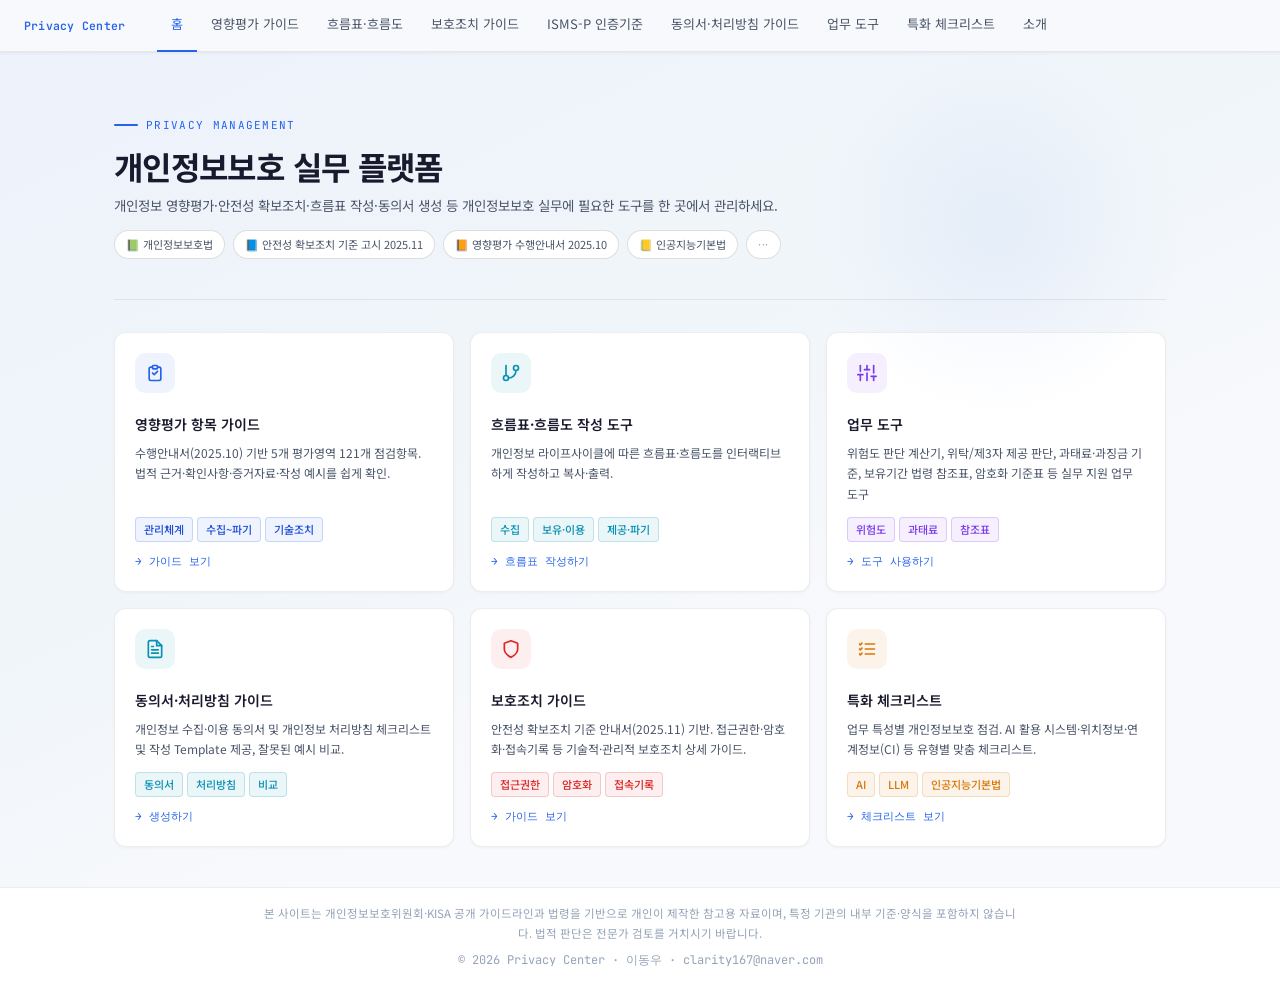
<file: index.html>
<!DOCTYPE html>
<html lang="ko">
<head>
<meta charset="UTF-8">
<meta name="viewport" content="width=device-width, initial-scale=1.0">
<title>Privacy Center · 개인정보보호 실무 플랫폼</title>
<meta name="description" content="개인정보 영향평가·안전성 확보조치·ISMS-P·동의서·처리방침 등 개인정보보호 실무 가이드와 점검 도구를 한곳에 모은 플랫폼">
<meta property="og:type" content="website">
<meta property="og:title" content="Privacy Center · 개인정보보호 실무 플랫폼">
<meta property="og:description" content="개인정보 영향평가·안전성 확보조치·ISMS-P·동의서·처리방침 등 개인정보보호 실무 가이드와 점검 도구를 한곳에 모은 플랫폼">
<link href="https://fonts.googleapis.com/css2?family=Noto+Sans+KR:wght@300;400;500;700&family=JetBrains+Mono:wght@400;500&display=swap" rel="stylesheet">
<link rel="stylesheet" href="css/style.css?v=20261104c">
</head>
<body>

<!-- NAV -->
<nav>
  <div class="nav-logo" onclick="go('home')">Privacy Center</div>
  <div class="nav-links">
    <div class="nav-link active" data-pg="home" onclick="go('home')">홈</div>
    <div class="nav-link" data-pg="guide" onclick="go('guide')">영향평가 가이드</div>
    <div class="nav-link" data-pg="flow" onclick="go('flow')">흐름표·흐름도</div>
    <div class="nav-link" data-pg="safety" onclick="go('safety')">보호조치 가이드</div>
    <div class="nav-link" onclick="location.href='./isms.html'">ISMS-P 인증기준</div>
    <div class="nav-link" data-pg="template" onclick="go('template')">동의서·처리방침 가이드</div>
    <div class="nav-link" data-pg="tools" onclick="go('tools')">업무 도구</div>
    <div class="nav-link" data-pg="specials" onclick="go('specials')">특화 체크리스트</div>
    <div class="nav-link" data-pg="about" onclick="go('about')">소개</div>
  </div>
</nav>

<!-- ══════ HOME ══════ -->
<div class="page active" id="pg-home">
<div class="pg-wrap">
  <div class="home-hero">
    <div class="home-eyebrow">
      <div class="home-eyebrow-line"></div>
      <div class="home-eyebrow-text">PRIVACY MANAGEMENT</div>
    </div>
    <div class="home-title">개인정보보호 실무 플랫폼</div>
    <div class="home-sub">개인정보 영향평가·안전성 확보조치·흐름표 작성·동의서 생성 등 개인정보보호 실무에 필요한 도구를 한 곳에서 관리하세요.</div>
    <div class="home-tags">
      <span class="home-tag">📗 개인정보보호법</span>
      <span class="home-tag">📘 안전성 확보조치 기준 고시 2025.11</span>
      <span class="home-tag">📙 영향평가 수행안내서 2025.10</span>
      <span class="home-tag">📒 인공지능기본법</span>
      <span class="home-tag" style="color:var(--text3);letter-spacing:.05em">···</span>
    </div>
  </div>
  <div class="tool-grid">
    <div class="tool-card" onclick="go('guide')">
      <div class="card-icon ci-blue">
        <svg viewBox="0 0 24 24" fill="none" stroke="currentColor" stroke-width="2" stroke-linecap="round" stroke-linejoin="round"><path d="M9 5H7a2 2 0 0 0-2 2v12a2 2 0 0 0 2 2h10a2 2 0 0 0 2-2V7a2 2 0 0 0-2-2h-2"/><rect x="9" y="3" width="6" height="4" rx="1"/><path d="m9 12 2 2 4-4"/></svg>
      </div>
      <div class="tool-card-title">영향평가 항목 가이드</div>
      <div class="tool-card-desc">수행안내서(2025.10) 기반 5개 평가영역 121개 점검항목. 법적 근거·확인사항·증거자료·작성 예시를 쉽게 확인.</div>
      <div class="tool-card-tag"><span class="badge badge-blue">관리체계</span><span class="badge badge-blue">수집~파기</span><span class="badge badge-blue">기술조치</span></div>
      <div class="tool-card-link">→ 가이드 보기</div>
    </div>
    <div class="tool-card" onclick="go('flow')">
      <div class="card-icon ci-teal">
        <svg viewBox="0 0 24 24" fill="none" stroke="currentColor" stroke-width="2" stroke-linecap="round" stroke-linejoin="round"><line x1="6" y1="3" x2="6" y2="15"/><circle cx="18" cy="6" r="3"/><circle cx="6" cy="18" r="3"/><path d="M18 9a9 9 0 0 1-9 9"/></svg>
      </div>
      <div class="tool-card-title">흐름표·흐름도 작성 도구</div>
      <div class="tool-card-desc">개인정보 라이프사이클에 따른 흐름표·흐름도를 인터랙티브하게 작성하고 복사·출력.</div>
      <div class="tool-card-tag"><span class="badge badge-teal">수집</span><span class="badge badge-teal">보유·이용</span><span class="badge badge-teal">제공·파기</span></div>
      <div class="tool-card-link">→ 흐름표 작성하기</div>
    </div>
    <div class="tool-card" onclick="go('tools')">
      <div class="card-icon ci-purple">
        <svg viewBox="0 0 24 24" fill="none" stroke="currentColor" stroke-width="2" stroke-linecap="round" stroke-linejoin="round"><line x1="4" y1="21" x2="4" y2="14"/><line x1="4" y1="10" x2="4" y2="3"/><line x1="12" y1="21" x2="12" y2="12"/><line x1="12" y1="8" x2="12" y2="3"/><line x1="20" y1="21" x2="20" y2="16"/><line x1="20" y1="12" x2="20" y2="3"/><line x1="1" y1="14" x2="7" y2="14"/><line x1="9" y1="8" x2="15" y2="8"/><line x1="17" y1="16" x2="23" y2="16"/></svg>
      </div>
      <div class="tool-card-title">업무 도구</div>
      <div class="tool-card-desc">위험도 판단 계산기, 위탁/제3자 제공 판단, 과태료·과징금 기준, 보유기간 법령 참조표, 암호화 기준표 등 실무 지원 업무 도구</div>
      <div class="tool-card-tag"><span class="badge badge-purple">위험도</span><span class="badge badge-purple">과태료</span><span class="badge badge-purple">참조표</span></div>
      <div class="tool-card-link">→ 도구 사용하기</div>
    </div>
    <div class="tool-card" onclick="go('template')">
      <div class="card-icon ci-teal">
        <svg viewBox="0 0 24 24" fill="none" stroke="currentColor" stroke-width="2" stroke-linecap="round" stroke-linejoin="round"><path d="M14 2H6a2 2 0 0 0-2 2v16a2 2 0 0 0 2 2h12a2 2 0 0 0 2-2V8z"/><polyline points="14 2 14 8 20 8"/><line x1="16" y1="13" x2="8" y2="13"/><line x1="16" y1="17" x2="8" y2="17"/><polyline points="10 9 9 9 8 9"/></svg>
      </div>
      <div class="tool-card-title">동의서·처리방침 가이드</div>
      <div class="tool-card-desc">개인정보 수집·이용 동의서 및 개인정보 처리방침 체크리스트 및 작성 Template 제공, 잘못된 예시 비교.</div>
      <div class="tool-card-tag"><span class="badge badge-teal">동의서</span><span class="badge badge-teal">처리방침</span><span class="badge badge-teal">비교</span></div>
      <div class="tool-card-link">→ 생성하기</div>
    </div>
    <div class="tool-card" onclick="go('safety')">
      <div class="card-icon ci-red">
        <svg viewBox="0 0 24 24" fill="none" stroke="currentColor" stroke-width="2" stroke-linecap="round" stroke-linejoin="round"><path d="M12 22s8-4 8-10V5l-8-3-8 3v7c0 6 8 10 8 10z"/></svg>
      </div>
      <div class="tool-card-title">보호조치 가이드</div>
      <div class="tool-card-desc">안전성 확보조치 기준 안내서(2025.11) 기반. 접근권한·암호화·접속기록 등 기술적·관리적 보호조치 상세 가이드.</div>
      <div class="tool-card-tag"><span class="badge badge-red">접근권한</span><span class="badge badge-red">암호화</span><span class="badge badge-red">접속기록</span></div>
      <div class="tool-card-link">→ 가이드 보기</div>
    </div>
    <div class="tool-card" onclick="go('specials')">
      <div class="card-icon ci-amber">
        <svg viewBox="0 0 24 24" fill="none" stroke="currentColor" stroke-width="2" stroke-linecap="round" stroke-linejoin="round"><line x1="10" y1="6" x2="21" y2="6"/><line x1="10" y1="12" x2="21" y2="12"/><line x1="10" y1="18" x2="21" y2="18"/><polyline points="3 6 4 7 6 5"/><polyline points="3 12 4 13 6 11"/><polyline points="3 18 4 19 6 17"/></svg>
      </div>
      <div class="tool-card-title">특화 체크리스트</div>
      <div class="tool-card-desc">업무 특성별 개인정보보호 점검. AI 활용 시스템·위치정보·연계정보(CI) 등 유형별 맞춤 체크리스트.</div>
      <div class="tool-card-tag"><span class="badge badge-amber">AI</span><span class="badge badge-amber">LLM</span><span class="badge badge-amber">인공지능기본법</span></div>
      <div class="tool-card-link">→ 체크리스트 보기</div>
    </div>
  </div>
</div>
</div>
<!-- END HOME -->

<!-- ══════ 영향평가 가이드 ══════ -->
<div class="page" id="pg-guide">
<div class="guide-overview">
  <div>
    <div class="guide-overview-title">개인정보 영향평가 수행 가이드</div>
    <div class="guide-overview-sub">개인정보 영향평가 수행안내서 2025.10 · 5개 평가영역 · 121개 점검항목</div>
    <div class="law-date-row"><span class="law-date" data-law-date></span></div>
  </div>
  <div class="guide-overview-tags">
    <span class="badge badge-blue">관리체계</span>
    <span class="badge badge-teal">수집·생성</span>
    <span class="badge badge-purple">보유·이용</span>
    <span class="badge badge-amber">제공·위탁·파기</span>
    <span class="badge badge-red">기술적 보호조치</span>
  </div>
</div>
<div class="guide-layout">
  <div class="g-sidebar">
    <div class="g-search-wrap">
      <input class="g-search" id="piaSearch" placeholder="항목 검색..." oninput="filterPIA()">
    </div>
    <div id="pia-overview-item" class="g-cat-hdr active" onclick="showPIAOverview()">
      <span class="g-cat-label">0. 개인정보 영향평가 개요</span>
    </div>
    <div id="piaList"></div>
  </div>
  <div class="g-content" id="piaContent"></div>
</div>
</div>

<template id="pia-overview-tpl">
<div class="gc-cat">overview</div>
<div class="gc-title">개인정보 영향평가 개요</div>

<!-- [1] 개념 + 목적 2열 배치 -->
<div class="gc-section" style="margin-bottom:10px">
  <div class="gc-section-title">개념 및 목적</div>
  <div style="display:grid;grid-template-columns:1fr 1fr;gap:8px">
    <div class="gc-law-box" style="margin-bottom:0">
      <div class="gc-law-label">개념</div>
      <div class="gc-law-val" style="font-family:var(--sans);font-size:13px;color:var(--text2);line-height:1.7">
        개인정보파일을 운용하는 정보시스템을 <strong>신규 도입</strong>하거나 <strong>기존 시스템을 중대하게 변경</strong>하는 경우, 그 구축·운영·변경이 개인정보에 미치는 영향을 사전에 조사·예측·검토하여 개선방안을 도출하고 이행을 점검하는 체계적 절차입니다.
      </div>
    </div>
    <div class="gc-law-box" style="margin-bottom:0">
      <div class="gc-law-label">목적</div>
      <div class="gc-law-val" style="font-family:var(--sans);font-size:13px;color:var(--text2);line-height:1.7">
        개인정보 처리가 수반되는 사업에서 사전에 영향을 분석하고 개선방안을 수립함으로써 개인정보 침해사고를 예방합니다.
      </div>
    </div>
  </div>
</div>

<!-- [2] 평가 대상 기준 + 공공기관/민간 안내 -->
<div class="gc-section" style="margin-bottom:10px">
  <div class="gc-section-title">평가 대상 기준 <span style="font-size:10px;font-weight:400;color:var(--text3)">(개인정보 보호법 §33, 시행령 §35)</span></div>
  <div style="font-size:11px;color:var(--text3);background:var(--bg2);padding:5px 10px;border-radius:5px;margin-bottom:7px;line-height:1.6">
    ※ 아래 기준은 <strong style="color:var(--text2)">공공기관 의무 대상</strong> 기준이며, 민간기업은 자율적으로 수행할 수 있습니다.
  </div>
  <div class="gc-checks">
    <div class="gc-check">
      <span class="gc-check-num" style="background:#2563eb">①</span>
      <span><strong>민감정보·고유식별정보</strong> 처리 정보주체 <strong>5만명 이상</strong></span>
    </div>
    <div class="gc-check">
      <span class="gc-check-num" style="background:#0891b2">②</span>
      <span>다른 개인정보파일과 <strong>연계</strong>하여 정보주체 <strong>50만명 이상</strong></span>
    </div>
    <div class="gc-check">
      <span class="gc-check-num" style="background:#7c3aed">③</span>
      <span>정보주체 <strong>100만명 이상</strong> 개인정보파일 구축·운용</span>
    </div>
    <div class="gc-check">
      <span class="gc-check-num" style="background:#d97706">④</span>
      <span>영향평가를 실시한 기관이 개인정보 검색체계 등 <strong>개인정보파일 운용체계 변경</strong> 시</span>
    </div>
  </div>
</div>

<!-- 수행 절차 (가로 플로우 유지) -->
<div class="gc-section" style="margin-bottom:10px">
  <div class="gc-section-title">수행 절차</div>
  <div style="display:flex;gap:8px;align-items:stretch;flex-wrap:nowrap;overflow-x:auto;padding-bottom:4px">
    <div style="flex:1;min-width:120px;border:1px solid #bae6fd;border-radius:8px;overflow:hidden">
      <div style="background:#0369a1;color:#fff;font-size:10px;font-weight:700;text-align:center;padding:5px 8px;letter-spacing:.06em">사전준비단계</div>
      <div style="padding:10px 8px;background:#f0f9ff;display:flex;flex-direction:column;gap:5px">
        <div style="background:#fff;border:1px solid #bae6fd;border-radius:5px;padding:5px 7px;font-size:11px;color:var(--text2);text-align:center">사업계획 작성</div>
        <div style="text-align:center;color:#7dd3fc;font-size:12px">↓</div>
        <div style="background:#fff;border:1px solid #bae6fd;border-radius:5px;padding:5px 7px;font-size:11px;color:var(--text2);text-align:center">영향평가 기관 선정</div>
      </div>
    </div>
    <div style="display:flex;align-items:center;color:var(--text3);font-size:14px;flex-shrink:0">→</div>
    <div style="flex:3;min-width:200px;border:1px solid #bbf7d0;border-radius:8px;overflow:hidden">
      <div style="background:#15803d;color:#fff;font-size:10px;font-weight:700;text-align:center;padding:5px 8px;letter-spacing:.06em">수행단계</div>
      <div style="padding:10px 8px;background:#f0fdf4;display:flex;flex-wrap:wrap;gap:4px;justify-content:center;align-items:center">
        <div style="background:#fff;border:1px solid #bbf7d0;border-radius:5px;padding:5px 7px;font-size:11px;color:var(--text2);text-align:center">수행계획 수립</div>
        <div style="color:#86efac;font-size:11px">→</div>
        <div style="background:#fff;border:1px solid #bbf7d0;border-radius:5px;padding:5px 7px;font-size:11px;color:var(--text2);text-align:center">평가자료 수집</div>
        <div style="color:#86efac;font-size:11px">→</div>
        <div style="background:#fff;border:1px solid #bbf7d0;border-radius:5px;padding:5px 7px;font-size:11px;color:var(--text2);text-align:center">개인정보 흐름분석</div>
        <div style="color:#86efac;font-size:11px">→</div>
        <div style="background:#fff;border:1px solid #bbf7d0;border-radius:5px;padding:5px 7px;font-size:11px;color:var(--text2);text-align:center">침해요인 분석</div>
        <div style="color:#86efac;font-size:11px">→</div>
        <div style="background:#fff;border:1px solid #bbf7d0;border-radius:5px;padding:5px 7px;font-size:11px;color:var(--text2);text-align:center">개선계획 수립</div>
        <div style="color:#86efac;font-size:11px">→</div>
        <div style="background:#fff;border:1px solid #bbf7d0;border-radius:5px;padding:5px 7px;font-size:11px;color:var(--text2);text-align:center">평가서 작성</div>
      </div>
    </div>
    <div style="display:flex;align-items:center;color:var(--text3);font-size:14px;flex-shrink:0">→</div>
    <div style="flex:1;min-width:120px;border:1px solid #e9d5ff;border-radius:8px;overflow:hidden">
      <div style="background:#7e22ce;color:#fff;font-size:10px;font-weight:700;text-align:center;padding:5px 8px;letter-spacing:.06em">이행단계</div>
      <div style="padding:10px 8px;background:#fdf4ff;display:flex;flex-direction:column;gap:5px">
        <div style="background:#fff;border:1px solid #e9d5ff;border-radius:5px;padding:5px 7px;font-size:11px;color:var(--text2);text-align:center">개선계획 반영</div>
        <div style="text-align:center;color:#d8b4fe;font-size:12px">↓</div>
        <div style="background:#fff;border:1px solid #e9d5ff;border-radius:5px;padding:5px 7px;font-size:11px;color:var(--text2);text-align:center">이행 확인</div>
      </div>
    </div>
  </div>
</div>

<!-- [1] 5개 평가영역 → 2열 그리드 -->
<div class="gc-section" style="margin-bottom:10px">
  <div class="gc-section-title">5개 평가영역 <span style="font-size:10px;font-weight:400;color:var(--text3)">(총 121개 점검항목)</span></div>
  <div style="display:grid;grid-template-columns:1fr 1fr;gap:6px">
    <div style="display:flex;align-items:flex-start;gap:8px;padding:8px 10px;background:var(--surface);border-radius:6px;border-left:3px solid #2563eb">
      <span class="badge badge-blue" style="flex-shrink:0;margin-top:2px">Ⅰ</span>
      <div>
        <div style="font-size:12px;font-weight:600;color:var(--text);margin-bottom:2px">대상기관 개인정보 보호 관리체계</div>
        <div style="font-size:11px;color:var(--text2)">개인정보 보호 조직·책임자 지정, 내부 관리계획, 침해대응, 정보주체 권리보장 체계</div>
      </div>
    </div>
    <div style="display:flex;align-items:flex-start;gap:8px;padding:8px 10px;background:var(--surface);border-radius:6px;border-left:3px solid #0891b2">
      <span class="badge badge-teal" style="flex-shrink:0;margin-top:2px">Ⅱ</span>
      <div>
        <div style="font-size:12px;font-weight:600;color:var(--text);margin-bottom:2px">대상시스템의 개인정보 보호 관리체계</div>
        <div style="font-size:11px;color:var(--text2)">시스템 취급자 관리, 개인정보파일 대장·등록, 처리방침 공개, 공공시스템 내부 관리계획</div>
      </div>
    </div>
    <div style="display:flex;align-items:flex-start;gap:8px;padding:8px 10px;background:var(--surface);border-radius:6px;border-left:3px solid #7c3aed">
      <span class="badge badge-purple" style="flex-shrink:0;margin-top:2px">Ⅲ</span>
      <div>
        <div style="font-size:12px;font-weight:600;color:var(--text);margin-bottom:2px">개인정보 처리단계별 보호조치</div>
        <div style="font-size:11px;color:var(--text2)">수집·보유·이용·제공·위탁·파기 각 단계별 적합성 및 안전조치 점검</div>
      </div>
    </div>
    <div style="display:flex;align-items:flex-start;gap:8px;padding:8px 10px;background:var(--surface);border-radius:6px;border-left:3px solid #d97706">
      <span class="badge badge-amber" style="flex-shrink:0;margin-top:2px">Ⅳ</span>
      <div>
        <div style="font-size:12px;font-weight:600;color:var(--text);margin-bottom:2px">대상시스템의 기술적 보호조치</div>
        <div style="font-size:11px;color:var(--text2)">접근권한·접근통제·암호화·접속기록·보안프로그램·출력·물리적 보호구역 조치</div>
      </div>
    </div>
    <div style="display:flex;align-items:flex-start;gap:8px;padding:8px 10px;background:var(--surface);border-radius:6px;border-left:3px solid #dc2626;grid-column:1/-1">
      <span class="badge badge-red" style="flex-shrink:0;margin-top:2px">Ⅴ</span>
      <div>
        <div style="font-size:12px;font-weight:600;color:var(--text);margin-bottom:2px">특정 IT 기술 활용 시 개인정보 보호</div>
        <div style="font-size:11px;color:var(--text2)">고정·이동형 영상기기, 바이오정보, IoT, 가명정보 처리, 자동화된 결정, AI 시스템</div>
      </div>
    </div>
  </div>
</div>

<div class="gc-section">
  <div class="gc-section-title">주요 추진근거</div>
  <div class="gc-law-box">
    <div class="gc-law-val" style="font-family:var(--sans);font-size:12px;color:var(--text2);line-height:2.2">
      개인정보 보호법 제33조 (개인정보 영향평가)<br>
      개인정보 보호법 시행령 제35조 (영향평가의 대상)<br>
      개인정보 보호법 시행령 제36조 (평가기관의 지정 및 지정취소)<br>
      개인정보 보호법 시행령 제37조 (영향평가 시 고려사항)<br>
      개인정보 보호법 시행령 제38조 (영향평가의 평가기준 등)<br>
      개인정보 영향평가에 관한 고시 제2024-10호 [시행 2024.10.31.]
    </div>
  </div>
</div>
</template>

<script>
(function(){
  /* ── 개요 표시 함수 ─────────────────────────────────── */
  window.showPIAOverview = function() {
    window._piaOverviewActive = true;
    // 데이터 항목 active 클래스 제거
    document.querySelectorAll('#piaList .g-item').forEach(function(el){ el.classList.remove('active'); });
    // 개요 항목 active 표시
    var ov = document.getElementById('pia-overview-item');
    if (ov) ov.classList.add('active');
    // 개요 콘텐츠 렌더링
    var tpl = document.getElementById('pia-overview-tpl');
    var el  = document.getElementById('piaContent');
    if (el && tpl) { el.innerHTML = tpl.innerHTML; el.scrollTop = 0; }
  };

  /* ── selectPIAByCode 패치: 개요 active 상태 해제 ────── */
  var _origSel = window.selectPIAByCode;
  if (typeof _origSel === 'function') {
    window.selectPIAByCode = function(code) {
      window._piaOverviewActive = false;
      var ov = document.getElementById('pia-overview-item');
      if (ov) ov.classList.remove('active');
      _origSel(code);
    };
  }

  /* ── 사이드바 초기 렌더링 ─────────────────────────── */
  if (typeof filterPIA === 'function') filterPIA();

  /* ── 기본 표시: 개요 ─────────────────────────────────── */
  showPIAOverview();
})();
</script>


<!-- ══════ 흐름표 ══════ -->
<div class="page" id="pg-flow">
<div class="pg-wrap">
  <div style="margin-bottom:1.5rem">
    <div style="font-size:11px;color:var(--accent);font-family:var(--mono);letter-spacing:.1em;margin-bottom:3px">FLOW TABLE · 흐름표 작성</div>
    <div style="font-size:1.4rem;font-weight:700;color:var(--text)">개인정보 처리 흐름표</div>
    <div style="font-size:12px;color:var(--text2);margin-top:.3rem">영향평가 핵심 산출물 — 수집·보유이용·제공파기 3종 흐름표를 작성하고 TSV로 복사하거나 출력하세요.</div>
  </div>
  <div class="flow-tabs">
    <button class="flow-tab active" onclick="switchFlow(0)">① 수집 흐름표</button>
    <button class="flow-tab" onclick="switchFlow(1)">② 보유·이용 흐름표</button>
    <button class="flow-tab" onclick="switchFlow(2)">③ 제공·파기 흐름표</button>
    <button class="flow-tab wip" onclick="switchFlow(3)">✦ AI 흐름도 <span style="font-size:10px;color:#94a3b8;font-weight:400">(TBD)</span></button>
  </div>
  <!-- 수집 -->
  <div class="flow-panel active" id="fp0">
    <div class="ft-desc">수집 흐름표는 개인정보 처리업무별로 <strong>수집 근거·목적·항목·경로·대상·주기·담당자</strong>를 기록합니다. 동의·비동의 수집을 구분하고, 자동 생성 데이터(로그·행동 데이터)도 포함합니다.</div>
    <div class="ft-wrap"><table class="ft-table">
      <thead><tr><th class="req">평가업무명</th><th>수집구분</th><th class="req">수집근거</th><th class="req">수집목적</th><th class="req">수집항목</th><th>수집경로</th><th>수집대상</th><th>수집주기</th><th>수집담당자</th><th></th></tr></thead>
      <tbody id="ftb0"></tbody>
    </table></div>
    <div class="ft-actions">
      <button class="btn btn-blue" onclick="addFTRow(0)">+ 행 추가</button>
      <button class="btn btn-gray" onclick="copyFT(0)">📋 TSV 복사</button>
      <button class="btn btn-gray" onclick="printFT(0)">🖨️ 출력</button>
      <span class="ft-hint">* 필수 항목</span>
    </div>
  </div>
  <!-- 보유이용 -->
  <div class="flow-panel" id="fp1">
    <div class="ft-desc">보유·이용 흐름표는 수집된 개인정보의 <strong>보유 형태·암호화 항목·이용 목적·이용 항목·개인정보취급자·이용 방법</strong>을 기록합니다. DB 저장 시 암호화 적용 항목을 반드시 명시합니다.</div>
    <div class="ft-wrap"><table class="ft-table">
      <thead>
        <tr>
          <th rowspan="2" class="req">평가업무명</th>
          <th colspan="2" class="th-group">보유</th>
          <th colspan="4" class="th-group">이용</th>
          <th rowspan="2"></th>
        </tr>
        <tr>
          <th>보유형태</th><th>암호화항목</th>
          <th class="req">이용목적</th><th class="req">이용항목</th><th>개인정보취급자</th><th>이용방법</th>
        </tr>
      </thead>
      <tbody id="ftb1"></tbody>
    </table></div>
    <div class="ft-actions">
      <button class="btn btn-blue" onclick="addFTRow(1)">+ 행 추가</button>
      <button class="btn btn-gray" onclick="copyFT(1)">📋 TSV 복사</button>
      <button class="btn btn-gray" onclick="printFT(1)">🖨️ 출력</button>
    </div>
  </div>
  <!-- 제공파기 -->
  <div class="flow-panel" id="fp2">
    <div class="ft-desc">제공·파기 흐름표는 <strong>제공 현황(목적·제공자·수신자·근거·방법·주기)</strong>과 <strong>파기 현황(보관기간·파기방법·파기처)</strong>을 기록합니다. 해당 없는 항목은 '해당없음'으로 기재하세요.</div>
    <div class="ft-wrap"><table class="ft-table">
      <thead>
        <tr>
          <th rowspan="2" class="req">평가업무명</th>
          <th colspan="6" class="th-group">제공</th>
          <th colspan="3" class="th-group">파기</th>
          <th rowspan="2"></th>
        </tr>
        <tr>
          <th>제공목적</th><th>제공자</th><th>수신자</th><th>제공근거</th><th>제공방법</th><th>제공주기</th>
          <th class="req">보관기간</th><th>파기방법</th><th>파기처</th>
        </tr>
      </thead>
      <tbody id="ftb2"></tbody>
    </table></div>
    <div class="ft-actions">
      <button class="btn btn-blue" onclick="addFTRow(2)">+ 행 추가</button>
      <button class="btn btn-gray" onclick="copyFT(2)">📋 TSV 복사</button>
      <button class="btn btn-gray" onclick="printFT(2)">🖨️ 출력</button>
    </div>
  </div>

  <!-- AI 흐름도 -->
  <div class="flow-panel wip" id="fp3">
    <div class="ft-desc">위 흐름표(수집·보유이용·제공파기)에 입력된 데이터를 불러온 뒤, 흐름표에서 파악할 수 없는 정보를 추가로 입력하세요. <strong>AI 흐름도 생성 기능은 개발 중입니다.</strong></div>

    <!-- ① 흐름표 데이터 불러오기 -->
    <div class="aff-section">
      <div class="aff-section-title">① 흐름표 데이터 불러오기</div>
      <div class="aff-ft-load">
        <div class="aff-ft-hint">각 흐름표 탭에 입력된 데이터를 읽어 AI 생성의 기반 입력값으로 활용합니다.</div>
        <button class="btn btn-blue" onclick="loadFlowData()" style="margin-bottom:.75rem">🔄 흐름표 데이터 불러오기</button>
        <div id="aff-ft-summary">
          <div class="aff-ft-cards">
            <div class="aff-ft-card" id="aff-fc0"><span class="aff-ft-icon">📋</span><span class="aff-ft-name">수집 흐름표</span><span class="aff-ft-cnt">—</span></div>
            <div class="aff-ft-card" id="aff-fc1"><span class="aff-ft-icon">📋</span><span class="aff-ft-name">보유·이용 흐름표</span><span class="aff-ft-cnt">—</span></div>
            <div class="aff-ft-card" id="aff-fc2"><span class="aff-ft-icon">📋</span><span class="aff-ft-name">제공·파기 흐름표</span><span class="aff-ft-cnt">—</span></div>
          </div>
        </div>
      </div>
    </div>

    <!-- ② 추가 정보 입력 -->
    <div class="aff-section">
      <div class="aff-section-title">② 추가 정보 입력</div>

      <!-- 시스템 기본 정보 -->
      <div class="aff-subsection-title">시스템 기본 정보</div>
      <div class="aff-grid" style="margin-bottom:16px">
        <div class="aff-field">
          <label>시스템명</label>
          <input type="text" id="aff-sys" placeholder="예: 민원처리시스템">
        </div>
        <div class="aff-field">
          <label>평가 대상 기관명</label>
          <input type="text" id="aff-org" placeholder="예: ○○부, ○○공단">
        </div>
        <div class="aff-field aff-full">
          <label>평가 목적</label>
          <input type="text" id="aff-purpose" placeholder="예: 신규 개인정보처리시스템 구축에 따른 영향평가">
        </div>
      </div>

      <!-- 민감정보 여부 -->
      <div class="aff-subsection-title">민감정보 여부</div>
      <div class="aff-grid" style="margin-bottom:16px">
        <div class="aff-field">
          <label>민감정보 포함 여부</label>
          <div class="aff-yn-row">
            <button class="aff-yn-btn" id="yn-sensitive-y" onclick="toggleYN('sensitive','y')">Y</button>
            <button class="aff-yn-btn" id="yn-sensitive-n" onclick="toggleYN('sensitive','n')">N</button>
          </div>
          <div class="aff-conditional" id="cond-sensitive">
            <div class="aff-field">
              <label>수집 민감정보 항목</label>
              <input type="text" id="aff-sensitive-items" placeholder="예: 건강정보, 종교, 정치적 견해 등">
            </div>
          </div>
        </div>
        <div class="aff-field">
          <label>고유식별정보 포함 여부</label>
          <div class="aff-yn-row">
            <button class="aff-yn-btn" id="yn-unique-y" onclick="toggleYN('unique','y')">Y</button>
            <button class="aff-yn-btn" id="yn-unique-n" onclick="toggleYN('unique','n')">N</button>
          </div>
          <div class="aff-conditional" id="cond-unique">
            <div class="aff-field">
              <label>수집 고유식별정보 항목</label>
              <div class="aff-check-group" style="margin-top:4px">
                <label class="aff-check"><input type="checkbox" name="unique-id" value="주민등록번호"> 주민등록번호</label>
                <label class="aff-check"><input type="checkbox" name="unique-id" value="여권번호"> 여권번호</label>
                <label class="aff-check"><input type="checkbox" name="unique-id" value="운전면허번호"> 운전면허번호</label>
                <label class="aff-check"><input type="checkbox" name="unique-id" value="외국인등록번호"> 외국인등록번호</label>
              </div>
            </div>
          </div>
        </div>
        <div class="aff-field">
          <label>아동(만 14세 미만) 개인정보 포함</label>
          <div class="aff-yn-row">
            <button class="aff-yn-btn" id="yn-child-y" onclick="toggleYN('child','y')">Y</button>
            <button class="aff-yn-btn" id="yn-child-n" onclick="toggleYN('child','n')">N</button>
          </div>
        </div>
      </div>

      <!-- 정보주체 현황 -->
      <div class="aff-subsection-title">정보주체 현황</div>
      <div class="aff-grid" style="margin-bottom:16px">
        <div class="aff-field aff-full">
          <label>정보주체 유형</label>
          <div class="aff-check-group aff-check-row" style="margin-top:4px">
            <label class="aff-check"><input type="checkbox" name="data-subject" value="일반국민"> 일반국민</label>
            <label class="aff-check"><input type="checkbox" name="data-subject" value="직원·임직원"> 직원·임직원</label>
            <label class="aff-check"><input type="checkbox" name="data-subject" value="고객·회원"> 고객·회원</label>
            <label class="aff-check"><input type="checkbox" name="data-subject" value="아동·청소년"> 아동·청소년</label>
            <label class="aff-check"><input type="checkbox" name="data-subject" value="외국인"> 외국인</label>
            <label class="aff-check"><input type="checkbox" name="data-subject" value="기타"> 기타</label>
          </div>
        </div>
        <div class="aff-field">
          <label>예상 정보주체 수</label>
          <select id="aff-subject-cnt">
            <option value="">-- 선택 --</option>
            <option value="1천명 미만">1천명 미만</option>
            <option value="1만명 미만">1만명 미만</option>
            <option value="10만명 미만">10만명 미만</option>
            <option value="10만명 이상">10만명 이상</option>
          </select>
        </div>
      </div>

      <!-- 처리 환경 -->
      <div class="aff-subsection-title">처리 환경</div>
      <div class="aff-grid" style="margin-bottom:16px">
        <div class="aff-field">
          <label>클라우드 이용 여부</label>
          <div class="aff-yn-row">
            <button class="aff-yn-btn" id="yn-cloud-y" onclick="toggleYN('cloud','y')">Y</button>
            <button class="aff-yn-btn" id="yn-cloud-n" onclick="toggleYN('cloud','n')">N</button>
          </div>
        </div>
        <div class="aff-field">
          <label>국외 이전 여부</label>
          <div class="aff-yn-row">
            <button class="aff-yn-btn" id="yn-overseas-y" onclick="toggleYN('overseas','y')">Y</button>
            <button class="aff-yn-btn" id="yn-overseas-n" onclick="toggleYN('overseas','n')">N</button>
          </div>
          <div class="aff-conditional" id="cond-overseas">
            <div class="aff-grid" style="gap:8px">
              <div class="aff-field"><label>이전 국가</label><input type="text" id="aff-ov-country" placeholder="예: 미국(AWS us-east-1), 일본"></div>
              <div class="aff-field"><label>이전 근거</label><input type="text" id="aff-ov-basis" placeholder="예: 표준계약 체결, 정보주체 동의"></div>
            </div>
          </div>
        </div>
        <div class="aff-field">
          <label>위탁 여부</label>
          <div class="aff-yn-row">
            <button class="aff-yn-btn" id="yn-consign-y" onclick="toggleYN('consign','y')">Y</button>
            <button class="aff-yn-btn" id="yn-consign-n" onclick="toggleYN('consign','n')">N</button>
          </div>
          <div class="aff-conditional" id="cond-consign">
            <div class="aff-grid" style="gap:8px">
              <div class="aff-field"><label>수탁자명</label><input type="text" id="aff-cs-vendor" placeholder="예: ○○CS센터, ○○클라우드"></div>
              <div class="aff-field"><label>위탁 업무</label><input type="text" id="aff-cs-task" placeholder="예: 고객 상담, 시스템 운영 및 유지보수"></div>
            </div>
          </div>
        </div>
      </div>

      <!-- 시스템 연계 현황 -->
      <div class="aff-subsection-title">시스템 연계 현황</div>
      <div class="aff-grid" style="margin-bottom:16px">
        <div class="aff-field">
          <label>타 시스템 연계 여부</label>
          <div class="aff-yn-row">
            <button class="aff-yn-btn" id="yn-link-y" onclick="toggleYN('link','y')">Y</button>
            <button class="aff-yn-btn" id="yn-link-n" onclick="toggleYN('link','n')">N</button>
          </div>
          <div class="aff-conditional" id="cond-link">
            <div class="aff-grid" style="gap:8px">
              <div class="aff-field"><label>연계 시스템명</label><input type="text" id="aff-link-sys" placeholder="예: 행정안전부 주민등록시스템"></div>
              <div class="aff-field"><label>연계 항목</label><input type="text" id="aff-link-fields" placeholder="예: 주민등록번호, 주소"></div>
            </div>
          </div>
        </div>
        <div class="aff-field">
          <label>외부 API 연동 여부</label>
          <div class="aff-yn-row">
            <button class="aff-yn-btn" id="yn-extapi-y" onclick="toggleYN('extapi','y')">Y</button>
            <button class="aff-yn-btn" id="yn-extapi-n" onclick="toggleYN('extapi','n')">N</button>
          </div>
          <div class="aff-conditional" id="cond-extapi">
            <div class="aff-field">
              <label>API 제공기관명</label>
              <input type="text" id="aff-api-provider" placeholder="예: 카카오, NICE신용평가, 기상청">
            </div>
          </div>
        </div>
      </div>

      <!-- 보안 조치 현황 -->
      <div class="aff-subsection-title">보안 조치 현황</div>
      <div class="aff-grid" style="margin-bottom:16px">
        <div class="aff-field aff-full">
          <label>접근통제 방식</label>
          <div class="aff-check-group aff-check-row" style="margin-top:4px">
            <label class="aff-check"><input type="checkbox" name="access-ctrl" value="IP 제한"> IP 제한</label>
            <label class="aff-check"><input type="checkbox" name="access-ctrl" value="VPN"> VPN</label>
            <label class="aff-check"><input type="checkbox" name="access-ctrl" value="2단계 인증"> 2단계 인증</label>
            <label class="aff-check"><input type="checkbox" name="access-ctrl" value="계정별 권한관리"> 계정별 권한관리</label>
          </div>
        </div>
        <div class="aff-field">
          <label>암호화 적용 여부</label>
          <div class="aff-yn-row">
            <button class="aff-yn-btn" id="yn-encrypt-y" onclick="toggleYN('encrypt','y')">Y</button>
            <button class="aff-yn-btn" id="yn-encrypt-n" onclick="toggleYN('encrypt','n')">N</button>
          </div>
          <div class="aff-conditional" id="cond-encrypt">
            <div class="aff-field">
              <label>암호화 대상 항목</label>
              <input type="text" id="aff-enc-fields" placeholder="예: 주민등록번호, 비밀번호, 계좌번호">
            </div>
          </div>
        </div>
        <div class="aff-field">
          <label>접속기록 관리 여부</label>
          <div class="aff-yn-row">
            <button class="aff-yn-btn" id="yn-accesslog-y" onclick="toggleYN('accesslog','y')">Y</button>
            <button class="aff-yn-btn" id="yn-accesslog-n" onclick="toggleYN('accesslog','n')">N</button>
          </div>
        </div>
      </div>

      <!-- 기타 -->
      <div class="aff-subsection-title">기타</div>
      <div class="aff-grid">
        <div class="aff-field aff-full">
          <label>특이사항</label>
          <textarea id="aff-note" placeholder="예: AI 분석 모델 학습에 활용, 외부망 노출 구간 존재, 해외 이전 예정, IoT 기기 활용 등"></textarea>
        </div>
      </div>
    </div>

    <!-- ③ 생성 버튼 + TBD 출력 -->
    <div class="aff-actions">
      <button class="btn btn-blue" onclick="generateAIFlow()">✦ AI로 흐름도 생성</button>
    </div>
    <div id="ai-flow-output" class="aff-tbd-box">
      <div class="aff-tbd-icon">🔧</div>
      <div class="aff-tbd-title">AI 흐름도 생성 기능 구현 예정</div>
      <div class="aff-tbd-body">향후 AI API 연동을 통해 입력된 흐름표 정보를 기반으로<br>자동 흐름도가 생성될 예정입니다.<br><br>현재는 입력 양식만 제공됩니다.</div>
    </div>
  </div>
</div>
</div>


<!-- ══════ 약관 가이드 ══════ -->
<script>
// ══ FLOW TABLE JS ══
const FT_COLS=[
  ['평가업무명','수집구분','수집근거','수집목적','수집항목','수집경로','수집대상','수집주기','수집담당자'],
  ['평가업무명','보유형태','암호화항목','이용목적','이용항목','개인정보취급자','이용방법'],
  ['평가업무명','제공목적','제공자','수신자','제공근거','제공방법','제공주기','보관기간','파기방법','파기처'],
];
const FT_PLACEHOLDER=[
  ['예: 회원가입 관리','동의/비동의','제15조①1 등','본인확인·관리','이메일, 전화','온라인','회원','상시','운영팀'],
  ['예: 회원가입 관리','DB(MySQL)/파일','비밀번호(일방향)','본인확인','이메일, 비밀번호','운영팀 5명','DB 조회'],
  ['예: 배송 처리','물품 배송','운영팀','○○배송사','개보법 제17조①1','API 연동','주문시','탈퇴시까지','자동 배치 삭제','운영팀'],
];
function addFTRow(ti){
  const tbody=document.getElementById('ftb'+ti);
  if(!tbody)return;
  const row=tbody.insertRow();
  FT_COLS[ti].forEach((col,ci)=>{
    const td=row.insertCell();
    const ph=FT_PLACEHOLDER[ti][ci]||'';
    td.innerHTML=`<textarea class="ft-cell" rows="1" placeholder="${ph}" oninput="autoResize(this)"></textarea>`;
  });
  const last=row.insertCell();
  last.innerHTML=`<button class="ft-del" onclick="this.closest('tr').remove()">×</button>`;
}
function autoResize(el){el.style.height='auto';el.style.height=el.scrollHeight+'px'}
function copyFT(ti){
  const rows=document.querySelectorAll('#ftb'+ti+' tr');
  const headers=FT_COLS[ti].join('\t');
  const body=[...rows].map(r=>[...r.querySelectorAll('textarea')].map(t=>t.value).join('\t')).join('\n');
  navigator.clipboard.writeText(headers+'\n'+body).then(()=>alert('클립보드에 복사되었습니다.'));
}
function printFT(ti){
  const headers=FT_COLS[ti];
  const rows=document.querySelectorAll('#ftb'+ti+' tr');
  const body=[...rows].map(r=>[...r.querySelectorAll('textarea')].map(t=>t.value));
  const names=['수집 흐름표','보유·이용 흐름표','제공·파기 흐름표'];
  const w=window.open('','','width=1100,height=700');
  w.document.write(`<html><head><title>${names[ti]}</title><style>body{font-family:sans-serif;font-size:12px;padding:20px}h2{margin-bottom:16px}table{width:100%;border-collapse:collapse}th{background:#eee;border:1px solid #ccc;padding:7px;text-align:left;font-size:11px}td{border:1px solid #ddd;padding:6px;vertical-align:top}</style></head><body><h2>${names[ti]}</h2><table><thead><tr>${headers.map(h=>`<th>${h}</th>`).join('')}</tr></thead><tbody>${body.map(r=>`<tr>${r.map(c=>`<td>${c||''}</td>`).join('')}</tr>`).join('')}</tbody></table></body></html>`);
  w.document.close();w.print();
}
function loadFlowData(){
  [0,1,2].forEach(i=>{
    const rows=[...document.querySelectorAll('#ftb'+i+' tr')];
    const filled=rows.filter(r=>[...r.querySelectorAll('textarea')].some(t=>t.value.trim()));
    const card=document.getElementById('aff-fc'+i);
    if(!card)return;
    const cnt=filled.length;
    card.querySelector('.aff-ft-cnt').textContent=cnt>0?cnt+'건 입력됨':'미입력';
    card.className='aff-ft-card'+(cnt>0?' has-data':'');
  });
}
function generateAIFlow(){
  // 기능 구현 예정 — TBD 안내 표시 유지
  const out=document.getElementById('ai-flow-output');
  if(out){
    out.className='aff-tbd-box';
    out.innerHTML=`<div class="aff-tbd-icon">🔧</div>
      <div class="aff-tbd-title">AI 흐름도 생성 기능 구현 예정</div>
      <div class="aff-tbd-body">향후 AI API 연동을 통해 입력된 흐름표 정보를 기반으로<br>자동 흐름도가 생성될 예정입니다.<br><br>현재는 입력 양식만 제공됩니다.</div>`;
  }
}
function toggleYN(key,val){
  const btnY=document.getElementById('yn-'+key+'-y');
  const btnN=document.getElementById('yn-'+key+'-n');
  const cond=document.getElementById('cond-'+key);
  if(!btnY||!btnN)return;
  btnY.className='aff-yn-btn'+(val==='y'?' active-y':'');
  btnN.className='aff-yn-btn'+(val==='n'?' active-n':'');
  if(cond) cond.className='aff-conditional'+(val==='y'?' show':'');
}
function switchFlow(i){
  document.querySelectorAll('.flow-tab').forEach((t,ti)=>t.classList.toggle('active',ti===i));
  document.querySelectorAll('.flow-panel').forEach((p,pi)=>p.classList.toggle('active',pi===i));
}
/* ═══ 처리방침 Template ═══ */
const ppItems=[];
[0,1,2].forEach(ti=>addFTRow(ti));
</script>


<!-- ══════ 업무 도구 ══════ -->
<div class="page" id="pg-tools">
<div class="pg-wrap">
  <div style="margin-bottom:1.25rem">
    <div style="font-size:11px;color:var(--accent);font-family:var(--mono);letter-spacing:.1em;margin-bottom:3px">TOOLS · 업무 도구</div>
    <div style="font-size:1.4rem;font-weight:700;color:var(--text)">개인정보보호 업무 도구</div>
    <div class="law-date-row"><span class="law-date" data-law-date></span></div>
  </div>

  <!-- 탭 네비게이션 -->
  <div class="tmpl-tabs" style="flex-wrap:wrap;gap:2px 0">
    <button class="tmpl-tab active" onclick="switchToolsTab(0)">위험도 계산기</button>
    <button class="tmpl-tab" onclick="switchToolsTab(1)">위탁/제공 판단</button>
    <button class="tmpl-tab" onclick="switchToolsTab(2)">탐지 검증기</button>
    <button class="tmpl-tab" onclick="switchToolsTab(3)">참조표 모음</button>
    <button class="tmpl-tab" onclick="switchToolsTab(4)">침해사고 대응</button>
    <button class="tmpl-tab" onclick="switchToolsTab(5)">개인정보 판단 헬퍼</button>
  </div>

  <!-- Tab 0: 위험도 판단 계산기 -->
  <div class="tmpl-panel active" id="tools-tab-0">
    <div class="tool-panel">
      <div class="tool-panel-title">위험도 판단 계산기</div>
      <div class="tool-panel-desc">법적 제재 조문 해당 여부 및 정보주체 영향을 기반으로 위험도를 판단합니다.</div>
      <div class="rq-label">Q1. 해당 사항이 법적 제재(과태료·과징금·형사처벌) 조문에 직접 해당합니까?</div>
      <div class="radio-row">
        <button class="r-opt" id="r1y" onclick="setR(1,'y')">해당</button>
        <button class="r-opt" id="r1n" onclick="setR(1,'n')">미해당</button>
        <button class="r-opt" id="r1u" onclick="setR(1,'u')">불확실</button>
      </div>
      <div class="rq-label">Q2. 정보주체에게 직접적이고 즉각적인 피해(유출·차별·금전 손실)가 발생할 수 있습니까?</div>
      <div class="radio-row">
        <button class="r-opt" id="r2y" onclick="setR(2,'y')">가능성 높음</button>
        <button class="r-opt" id="r2n" onclick="setR(2,'n')">간접·지연적</button>
        <button class="r-opt" id="r2u" onclick="setR(2,'u')">불확실</button>
      </div>
      <div class="risk-out empty" id="riskOut">항목을 모두 선택하면 결과가 표시됩니다.</div>
    </div>
  </div>

  <!-- Tab 1: 처리위탁 vs 제3자 제공 판단 도우미 -->
  <div class="tmpl-panel" id="tools-tab-1">
    <div class="tool-panel">
      <div class="tool-panel-title">처리위탁 vs 제3자 제공 판단 도우미</div>
      <div class="tool-panel-desc">실무에서 가장 빈번하게 혼동되는 처리위탁과 제3자 제공을 구분합니다.</div>
      <div id="dt-wrap">
        <div class="dt-step" id="dt-q1">
          <div class="rq-label">Q1. 개인정보를 전달받는 자가 <strong>자신의 영업 목적</strong>으로 해당 정보를 사용합니까?</div>
          <div class="radio-row">
            <button class="r-opt" onclick="dtNext(1,'y')">예</button>
            <button class="r-opt" onclick="dtNext(1,'n')">아니오</button>
          </div>
        </div>
        <div class="dt-step" id="dt-q2" style="display:none">
          <div class="rq-label">Q2. 전달받는 자가 <strong>위탁자(우리)의 업무를 대행·처리</strong>하는 것입니까?</div>
          <div class="radio-row">
            <button class="r-opt" onclick="dtNext(2,'y')">예</button>
            <button class="r-opt" onclick="dtNext(2,'n')">아니오</button>
          </div>
        </div>
        <div class="dt-step" id="dt-q3" style="display:none">
          <div class="rq-label">Q3. 서비스 제공을 위해 개인정보 처리가 수반되지만, 별도 서비스(클라우드·결제대행·배송 등)를 우리에게 제공하는 관계입니까?</div>
          <div class="radio-row">
            <button class="r-opt" onclick="dtNext(3,'y')">예</button>
            <button class="r-opt" onclick="dtNext(3,'n')">아니오</button>
          </div>
        </div>
        <div id="dt-result" style="display:none"></div>
        <div id="dt-checklist" style="display:none;margin-top:.85rem"></div>
        <button class="r-opt" id="dt-reset" onclick="dtReset()" style="display:none;margin-top:.75rem;background:var(--bg2)">↺ 다시 판단</button>
      </div>
    </div>
  </div>

  <!-- Tab 2: 탐지·가명처리 검증기 -->
  <div class="tmpl-panel" id="tools-tab-2">
    <div class="tool-panel">
      <div class="tool-panel-title">비정형 데이터 개인정보 탐지·가명처리 검증기</div>
      <div class="tool-panel-desc">비정형 텍스트에서 개인정보 패턴을 탐지하거나, 가명처리된 데이터의 잔류 개인정보를 검증합니다.</div>

      <!-- 탐지 기준 안내 (토글) -->
      <details style="margin-bottom:.85rem;border:1px solid var(--border);border-radius:6px;overflow:hidden">
        <summary style="padding:.6rem .85rem;font-size:13px;font-weight:600;color:var(--text2);cursor:pointer;background:var(--bg2);list-style:none;display:flex;align-items:center;gap:.4rem">
          탐지 기준 안내 <span style="font-size:11px;color:var(--text3)">(클릭하면 펼쳐집니다)</span>
        </summary>
        <div style="padding:.75rem .85rem;font-size:12px;color:var(--text2);line-height:1.75">
          <div style="overflow-x:auto"><table class="ref-table" style="margin-bottom:.5rem">
            <thead><tr><th>유형</th><th>탐지 패턴</th><th>예시</th></tr></thead>
            <tbody>
              <tr><td>주민등록번호</td><td>6자리-7자리 (뒷자리 1~4로 시작)</td><td style="font-family:var(--mono)">901215-1234567</td></tr>
              <tr><td>휴대전화번호</td><td>010/011/016/017/018/019 + 3~4자리 + 4자리</td><td style="font-family:var(--mono)">010-1234-5678</td></tr>
              <tr><td>일반전화번호</td><td>지역번호(02~06x) + 3~4자리 + 4자리</td><td style="font-family:var(--mono)">02-123-4567</td></tr>
              <tr><td>이메일 주소</td><td>계정@도메인 형식</td><td style="font-family:var(--mono)">user@example.com</td></tr>
              <tr><td>여권번호</td><td>영문 1~2자 + 숫자 7~8자리</td><td style="font-family:var(--mono)">M12345678</td></tr>
              <tr><td>운전면허번호</td><td>2자리-2자리-6자리-2자리</td><td style="font-family:var(--mono)">11-22-333333-44</td></tr>
              <tr><td>신용카드번호</td><td>4자리씩 4그룹 (16자리)</td><td style="font-family:var(--mono)">1234-5678-9012-3456</td></tr>
              <tr><td>IP 주소</td><td>IPv4 (0~255 × 4)</td><td style="font-family:var(--mono)">192.168.0.1</td></tr>
            </tbody>
          </table></div>
          <div style="padding:.5rem .75rem;background:var(--bg);border-radius:4px;border-left:3px solid var(--amber);color:var(--text3)">
            이름·주소 등 문맥 의존적 정보와 간접식별정보 조합을 통한 재식별 가능성은 이 도구로 탐지할 수 없습니다. 별도의 전문가 검토가 필요합니다.
          </div>
        </div>
      </details>

      <div style="margin-bottom:.6rem">
        <label style="display:flex;align-items:center;gap:.5rem;font-size:13px;color:var(--text2);cursor:pointer">
          <input type="checkbox" id="pi-anon-mode" style="width:14px;height:14px;cursor:pointer">
          이 데이터는 가명처리 완료된 상태입니다 (잔류 개인정보 검증 모드)
        </label>
      </div>
      <textarea id="pi-input" placeholder="검사할 텍스트를 붙여넣으세요..." style="width:100%;height:140px;padding:.6rem .75rem;border:1px solid var(--border);border-radius:6px;background:var(--bg);color:var(--text);font-size:13px;font-family:var(--mono);resize:vertical;box-sizing:border-box;line-height:1.6"></textarea>
      <div style="display:flex;gap:.5rem;margin-top:.5rem;flex-wrap:wrap;align-items:center">
        <button class="r-opt sel" onclick="piRun()" style="padding:.45rem 1.1rem">검증 실행</button>
        <button class="r-opt" onclick="piClear()" style="padding:.45rem 1.1rem">지우기</button>
      </div>
      <div id="pi-result" style="margin-top:1rem;display:none">
        <div id="pi-summary" style="margin-bottom:.6rem;font-size:13px;font-weight:600"></div>
        <div id="pi-highlight" style="font-size:13px;line-height:1.8;padding:.75rem;border:1px solid var(--border);border-radius:6px;background:var(--bg);white-space:pre-wrap;word-break:break-all;font-family:var(--mono)"></div>
        <div id="pi-breakdown" style="margin-top:.5rem;font-size:12px;color:var(--text3)"></div>
      </div>
      <div style="margin-top:1rem;padding:.7rem .9rem;background:var(--bg2);border-radius:6px;font-size:12px;color:var(--text3);line-height:1.7;border-left:3px solid var(--amber)">
        이 도구는 정규표현식 기반의 패턴 매칭만 수행합니다. 이름·주소 등 문맥 의존적 정보, 간접식별정보의 조합을 통한 재식별 가능성은 별도 검토가 필요합니다. 법적 판단은 개인정보보호 책임자 또는 전문가의 검토를 받으시기 바랍니다.<br>
        입력된 데이터는 서버로 전송되지 않으며, 브라우저 내에서만 처리됩니다.
      </div>
    </div>
  </div>

  <!-- Tab 3: 참조표 모음 -->
  <div class="tmpl-panel" id="tools-tab-3">
    <!-- 과태료 기준표 -->
    <div class="tool-panel" style="margin-bottom:1.25rem">
      <div class="tool-panel-title">과태료·과징금·형사처벌 기준표</div>
      <div class="tool-panel-desc" style="margin-bottom:.75rem">개인정보보호법 위반 유형별 제재 기준 (2025.4.1 개정 기준)</div>
      <div style="overflow-x:auto"><table class="ref-table">
        <thead><tr><th>위반 유형</th><th>제재 수준</th><th>관련 조문</th></tr></thead>
        <tbody id="penaltyTbody"></tbody>
      </table></div>
      <div style="margin-top:.75rem;padding:.65rem .85rem;background:var(--bg2);border-radius:6px;font-size:12px;color:var(--text3);line-height:1.75;border-left:3px solid var(--border)">
        ※ 과징금을 부과한 행위에 대해서는 과태료를 중복 부과할 수 없습니다 (제76조).<br>
        ※ [과징금 병과 가능] 항목은 과징금 미부과 시 과태료로 대체 부과될 수 있습니다.
      </div>
    </div>

    <div class="tools-grid">
      <!-- 법정 보유기간 참조표 -->
      <div class="tool-panel">
        <div class="tool-panel-title">법정 보유기간 참조표</div>
        <div class="tool-panel-desc" style="margin-bottom:.75rem">주요 법령별 의무 보존 기간</div>
        <table class="ref-table">
          <thead><tr><th>대상 정보</th><th>보존기간</th><th>근거 법령</th></tr></thead>
          <tbody id="retentionTbody"></tbody>
        </table>
      </div>
      <!-- 암호화 기준 안내 -->
      <div class="tool-panel" style="align-self:start">
        <div class="tool-panel-title">암호화 기준 안내</div>
        <div class="tool-panel-desc" style="margin-bottom:.75rem">개인정보의 암호화 조치 기준</div>
        <div style="font-size:13px;color:var(--text2);line-height:1.9">
          암호화 기준은 KISA <em>'개인정보의 암호화 조치 안내서'</em>를 참고하세요.
        </div>
        <a href="https://www.kisa.or.kr/2060305/form?postSeq=10&lang_type=KO" target="_blank" rel="noopener"
           style="display:inline-flex;align-items:center;gap:.4rem;margin-top:.9rem;padding:.5rem .95rem;background:var(--accent);color:#fff;border-radius:6px;font-size:13px;font-weight:600;text-decoration:none">
          KISA 안내서 바로가기 ↗
        </a>
      </div>
    </div>
  </div>

  <!-- Tab 4: 침해사고 대응 -->
  <div class="tmpl-panel" id="tools-tab-4">

    <!-- ① 사고 유형별 대응 플로우 -->
    <div class="tool-panel" style="margin-bottom:1.25rem">
      <div class="tool-panel-title">사고 유형별 대응 플로우</div>
      <div class="tool-panel-desc" style="margin-bottom:.7rem">유출 유형별 핵심 조치사항을 단계별로 확인하세요. (개인정보 유출 등 사고 대응 매뉴얼 2024.3. 기준)</div>
      <div style="display:flex;gap:4px;flex-wrap:wrap;margin-bottom:.85rem">
        <button class="r-opt sel" id="incft-0" onclick="incFlowType(0)" style="padding:.3rem .8rem;font-size:12px">해킹</button>
        <button class="r-opt" id="incft-1" onclick="incFlowType(1)" style="padding:.3rem .8rem;font-size:12px">내부자 유출</button>
        <button class="r-opt" id="incft-2" onclick="incFlowType(2)" style="padding:.3rem .8rem;font-size:12px">이메일 오발송</button>
        <button class="r-opt" id="incft-3" onclick="incFlowType(3)" style="padding:.3rem .8rem;font-size:12px">개인정보 노출</button>
      </div>
      <div id="incflow-0">
        <div style="display:flex;gap:6px;align-items:stretch;flex-wrap:nowrap;overflow-x:auto;padding-bottom:2px">
          <div style="flex:1;min-width:118px;border:1px solid #fecaca;border-radius:7px;overflow:hidden">
            <div style="background:#dc2626;color:#fff;font-size:10px;font-weight:700;text-align:center;padding:5px 8px;letter-spacing:.05em">1. 긴급 조치</div>
            <div style="padding:8px 10px;background:#fef2f2;font-size:11px;color:var(--text2);line-height:1.8">유출 시스템 분리·차단<br>로그 등 증거자료 확보<br>유출 원인 분석</div>
          </div>
          <div style="display:flex;align-items:center;color:var(--text3);font-size:13px;flex-shrink:0">→</div>
          <div style="flex:1;min-width:118px;border:1px solid #fecaca;border-radius:7px;overflow:hidden">
            <div style="background:#dc2626;color:#fff;font-size:10px;font-weight:700;text-align:center;padding:5px 8px;letter-spacing:.05em">2. 피해 최소화</div>
            <div style="padding:8px 10px;background:#fef2f2;font-size:11px;color:var(--text2);line-height:1.8">이용자·취급자 비밀번호 변경<br>취약점 점검 및 보완<br>기술지원 의뢰 및 복구</div>
          </div>
          <div style="display:flex;align-items:center;color:var(--text3);font-size:13px;flex-shrink:0">→</div>
          <div style="flex:1;min-width:118px;border:1px solid #fed7aa;border-radius:7px;overflow:hidden">
            <div style="background:#d97706;color:#fff;font-size:10px;font-weight:700;text-align:center;padding:5px 8px;letter-spacing:.05em">3. 신고·통지</div>
            <div style="padding:8px 10px;background:#fffbeb;font-size:11px;color:var(--text2);line-height:1.8">72시간 이내 정보주체 통지<br>개보위·KISA 신고(해당 시)<br>침해사고 신고(KISA·경찰청)</div>
          </div>
          <div style="display:flex;align-items:center;color:var(--text3);font-size:13px;flex-shrink:0">→</div>
          <div style="flex:1;min-width:118px;border:1px solid #bbf7d0;border-radius:7px;overflow:hidden">
            <div style="background:#16a34a;color:#fff;font-size:10px;font-weight:700;text-align:center;padding:5px 8px;letter-spacing:.05em">4. 재발 방지</div>
            <div style="padding:8px 10px;background:#f0fdf4;font-size:11px;color:var(--text2);line-height:1.8">원인 제거·취약점 개선<br>안전조치 강화<br>사례 전파 교육</div>
          </div>
        </div>
      </div>
      <div id="incflow-1" style="display:none">
        <div style="display:flex;gap:6px;align-items:stretch;flex-wrap:nowrap;overflow-x:auto;padding-bottom:2px">
          <div style="flex:1;min-width:118px;border:1px solid #fecaca;border-radius:7px;overflow:hidden">
            <div style="background:#dc2626;color:#fff;font-size:10px;font-weight:700;text-align:center;padding:5px 8px;letter-spacing:.05em">1. 사실 확인</div>
            <div style="padding:8px 10px;background:#fef2f2;font-size:11px;color:var(--text2);line-height:1.8">접속 이력·열람·다운로드 확인<br>비정상 접속 경로 확인·차단<br>단말기·매체(USB·이메일·출력물) 회수</div>
          </div>
          <div style="display:flex;align-items:center;color:var(--text3);font-size:13px;flex-shrink:0">→</div>
          <div style="flex:1;min-width:118px;border:1px solid #fecaca;border-radius:7px;overflow:hidden">
            <div style="background:#dc2626;color:#fff;font-size:10px;font-weight:700;text-align:center;padding:5px 8px;letter-spacing:.05em">2. 추가 유출 차단</div>
            <div style="padding:8px 10px;background:#fef2f2;font-size:11px;color:var(--text2);line-height:1.8">접속 권한·계정 즉시 말소<br>추가 유출 여부 확인<br>수사기관 협조 요청(필요 시)</div>
          </div>
          <div style="display:flex;align-items:center;color:var(--text3);font-size:13px;flex-shrink:0">→</div>
          <div style="flex:1;min-width:118px;border:1px solid #fed7aa;border-radius:7px;overflow:hidden">
            <div style="background:#d97706;color:#fff;font-size:10px;font-weight:700;text-align:center;padding:5px 8px;letter-spacing:.05em">3. 신고·통지</div>
            <div style="padding:8px 10px;background:#fffbeb;font-size:11px;color:var(--text2);line-height:1.8">72시간 이내 정보주체 통지<br>개보위·KISA 신고(해당 시)</div>
          </div>
          <div style="display:flex;align-items:center;color:var(--text3);font-size:13px;flex-shrink:0">→</div>
          <div style="flex:1;min-width:118px;border:1px solid #bbf7d0;border-radius:7px;overflow:hidden">
            <div style="background:#16a34a;color:#fff;font-size:10px;font-weight:700;text-align:center;padding:5px 8px;letter-spacing:.05em">4. 재발 방지</div>
            <div style="padding:8px 10px;background:#f0fdf4;font-size:11px;color:var(--text2);line-height:1.8">접근권한 관리 강화<br>개인정보보호 교육 실시<br>내부 관리계획 개정</div>
          </div>
        </div>
      </div>
      <div id="incflow-2" style="display:none">
        <div style="display:flex;gap:6px;align-items:stretch;flex-wrap:nowrap;overflow-x:auto;padding-bottom:2px">
          <div style="flex:1;min-width:118px;border:1px solid #fecaca;border-radius:7px;overflow:hidden">
            <div style="background:#dc2626;color:#fff;font-size:10px;font-weight:700;text-align:center;padding:5px 8px;letter-spacing:.05em">1. 이메일 회수</div>
            <div style="padding:8px 10px;background:#fef2f2;font-size:11px;color:var(--text2);line-height:1.8">즉시 이메일 회수 조치<br>회수 불가 시 수신자에게 삭제 요청<br>첨부파일서버 운영 시 파일 삭제 요청</div>
          </div>
          <div style="display:flex;align-items:center;color:var(--text3);font-size:13px;flex-shrink:0">→</div>
          <div style="flex:1;min-width:118px;border:1px solid #fed7aa;border-radius:7px;overflow:hidden">
            <div style="background:#d97706;color:#fff;font-size:10px;font-weight:700;text-align:center;padding:5px 8px;letter-spacing:.05em">2. 신고·통지</div>
            <div style="padding:8px 10px;background:#fffbeb;font-size:11px;color:var(--text2);line-height:1.8">72시간 이내 정보주체 통지<br>개보위·KISA 신고(해당 시)</div>
          </div>
          <div style="display:flex;align-items:center;color:var(--text3);font-size:13px;flex-shrink:0">→</div>
          <div style="flex:1;min-width:118px;border:1px solid #bbf7d0;border-radius:7px;overflow:hidden">
            <div style="background:#16a34a;color:#fff;font-size:10px;font-weight:700;text-align:center;padding:5px 8px;letter-spacing:.05em">3. 재발 방지</div>
            <div style="padding:8px 10px;background:#f0fdf4;font-size:11px;color:var(--text2);line-height:1.8">개별 발송 기능 활용 습관화<br>발송 전 수신자 확인 절차 적용<br>파일 전송 시 암호화 설정</div>
          </div>
        </div>
      </div>
      <div id="incflow-3" style="display:none">
        <div style="display:flex;gap:6px;align-items:stretch;flex-wrap:nowrap;overflow-x:auto;padding-bottom:2px">
          <div style="flex:1;min-width:118px;border:1px solid #fecaca;border-radius:7px;overflow:hidden">
            <div style="background:#dc2626;color:#fff;font-size:10px;font-weight:700;text-align:center;padding:5px 8px;letter-spacing:.05em">1. 노출 차단</div>
            <div style="padding:8px 10px;background:#fef2f2;font-size:11px;color:var(--text2);line-height:1.8">검색엔진 노출 시: 웹페이지 삭제·검색 노출 개인정보 삭제 요청<br>시스템 오류 시: 소스코드·서버 설정 오류 수정<br>취급자 부주의 시: 게시글·첨부파일 마스킹 처리</div>
          </div>
          <div style="display:flex;align-items:center;color:var(--text3);font-size:13px;flex-shrink:0">→</div>
          <div style="flex:1;min-width:118px;border:1px solid #fed7aa;border-radius:7px;overflow:hidden">
            <div style="background:#d97706;color:#fff;font-size:10px;font-weight:700;text-align:center;padding:5px 8px;letter-spacing:.05em">2. 추가 노출 방지</div>
            <div style="padding:8px 10px;background:#fffbeb;font-size:11px;color:var(--text2);line-height:1.8">인증 절차 추가<br>로봇배제 규칙 적용<br>외부 접근 차단</div>
          </div>
          <div style="display:flex;align-items:center;color:var(--text3);font-size:13px;flex-shrink:0">→</div>
          <div style="flex:1;min-width:118px;border:1px solid #fed7aa;border-radius:7px;overflow:hidden">
            <div style="background:#d97706;color:#fff;font-size:10px;font-weight:700;text-align:center;padding:5px 8px;letter-spacing:.05em">3. 신고·통지</div>
            <div style="padding:8px 10px;background:#fffbeb;font-size:11px;color:var(--text2);line-height:1.8">72시간 이내 정보주체 통지<br>개보위·KISA 신고(해당 시)</div>
          </div>
          <div style="display:flex;align-items:center;color:var(--text3);font-size:13px;flex-shrink:0">→</div>
          <div style="flex:1;min-width:118px;border:1px solid #bbf7d0;border-radius:7px;overflow:hidden">
            <div style="background:#16a34a;color:#fff;font-size:10px;font-weight:700;text-align:center;padding:5px 8px;letter-spacing:.05em">4. 재발 방지</div>
            <div style="padding:8px 10px;background:#f0fdf4;font-size:11px;color:var(--text2);line-height:1.8">웹 취약점 연 1회 이상 점검<br>홈페이지 첨부파일 개인정보 확인<br>접근통제 강화</div>
          </div>
        </div>
      </div>
    </div>

    <!-- ② 단계별 실무 체크리스트 -->
    <div class="tool-panel" style="margin-bottom:1.25rem">
      <div class="tool-panel-title">단계별 실무 체크리스트</div>
      <div class="tool-panel-desc" style="margin-bottom:.75rem">각 단계별 이행 여부를 체크하여 진행 상황을 관리하세요. 체크 시 완료 처리됩니다.</div>

      <!-- 전체 진행률 -->
      <div style="margin-bottom:.85rem;padding:.6rem .85rem;background:var(--bg2);border-radius:6px">
        <div style="display:flex;justify-content:space-between;font-size:11px;margin-bottom:4px">
          <span style="color:var(--text2);font-weight:600">전체 진행률</span>
          <span id="inc-progress-text" style="color:var(--accent);font-weight:600">0/35 (0%)</span>
        </div>
        <div style="height:6px;background:var(--border);border-radius:3px;overflow:hidden">
          <div id="inc-progress-bar" style="height:100%;background:var(--accent);border-radius:3px;width:0%;transition:width .25s"></div>
        </div>
      </div>

      <div id="inc-cl-panel">
        <!-- 1단계 -->
        <details id="inc-stage-0" style="margin-bottom:.5rem;border:1px solid #fecaca;border-radius:6px;overflow:hidden" open>
          <summary style="padding:.55rem .85rem;font-size:12px;font-weight:600;cursor:pointer;background:#fee2e2;color:#b91c1c;list-style:none;display:flex;justify-content:space-between;align-items:center">
            <span>1단계 — 사고 인지 · 신고 접수</span>
            <span id="inc-stage-0-cnt" style="font-size:11px;font-weight:400">0/4</span>
          </summary>
          <div style="padding:.6rem .85rem;display:flex;flex-direction:column;gap:5px">
            <label style="display:flex;align-items:flex-start;gap:.5rem;font-size:12px;color:var(--text2);cursor:pointer"><input type="checkbox" onchange="incCbTgl(this)" style="width:13px;height:13px;margin-top:2px;flex-shrink:0"> 유출 사실 인지 즉시 개인정보 보호담당자에게 신고</label>
            <label style="display:flex;align-items:flex-start;gap:.5rem;font-size:12px;color:var(--text2);cursor:pointer"><input type="checkbox" onchange="incCbTgl(this)" style="width:13px;height:13px;margin-top:2px;flex-shrink:0"> 보호담당자가 유출 사실·규모·경로를 보호책임자에게 보고</label>
            <label style="display:flex;align-items:flex-start;gap:.5rem;font-size:12px;color:var(--text2);cursor:pointer"><input type="checkbox" onchange="incCbTgl(this)" style="width:13px;height:13px;margin-top:2px;flex-shrink:0"> 대표자(CEO)에게 사고 내용 및 피해 규모 최종 보고</label>
            <label style="display:flex;align-items:flex-start;gap:.5rem;font-size:12px;color:var(--text2);cursor:pointer"><input type="checkbox" onchange="incCbTgl(this)" style="width:13px;height:13px;margin-top:2px;flex-shrink:0"> 개인정보 유출 신속대응팀(T/F) 구성·운영 개시</label>
          </div>
        </details>

        <!-- 2단계 -->
        <details id="inc-stage-1" style="margin-bottom:.5rem;border:1px solid #fed7aa;border-radius:6px;overflow:hidden" open>
          <summary style="padding:.55rem .85rem;font-size:12px;font-weight:600;cursor:pointer;background:#ffedd5;color:#c2410c;list-style:none;display:flex;justify-content:space-between;align-items:center">
            <span>2단계 — 초기 대응 · 피해 최소화</span>
            <span id="inc-stage-1-cnt" style="font-size:11px;font-weight:400">0/6</span>
          </summary>
          <div style="padding:.6rem .85rem;display:flex;flex-direction:column;gap:5px">
            <label style="display:flex;align-items:flex-start;gap:.5rem;font-size:12px;color:var(--text2);cursor:pointer"><input type="checkbox" onchange="incCbTgl(this)" style="width:13px;height:13px;margin-top:2px;flex-shrink:0"> 유출된 개인정보 비공개 또는 삭제 조치 이행</label>
            <label style="display:flex;align-items:flex-start;gap:.5rem;font-size:12px;color:var(--text2);cursor:pointer"><input type="checkbox" onchange="incCbTgl(this)" style="width:13px;height:13px;margin-top:2px;flex-shrink:0"> 유출 접속 경로 차단, 취약점 점검 및 보완 긴급 조치</label>
            <label style="display:flex;align-items:flex-start;gap:.5rem;font-size:12px;color:var(--text2);cursor:pointer"><input type="checkbox" onchange="incCbTgl(this)" style="width:13px;height:13px;margin-top:2px;flex-shrink:0"> 관련 로그 등 증거자료 확보 및 보전</label>
            <label style="display:flex;align-items:flex-start;gap:.5rem;font-size:12px;color:var(--text2);cursor:pointer"><input type="checkbox" onchange="incCbTgl(this)" style="width:13px;height:13px;margin-top:2px;flex-shrink:0"> 유출 경로·규모 파악 및 추가 유출 방지 조치</label>
            <label style="display:flex;align-items:flex-start;gap:.5rem;font-size:12px;color:var(--text2);cursor:pointer"><input type="checkbox" onchange="incCbTgl(this)" style="width:13px;height:13px;margin-top:2px;flex-shrink:0"> 신속대응팀 — 접근통제·모니터링 강화, 유출 개인정보 회수</label>
            <label style="display:flex;align-items:flex-start;gap:.5rem;font-size:12px;color:var(--text2);cursor:pointer"><input type="checkbox" onchange="incCbTgl(this)" style="width:13px;height:13px;margin-top:2px;flex-shrink:0"> 내부 전문성 부족 시 KISA에 기술지원 요청</label>
          </div>
        </details>

        <!-- 3단계 -->
        <details id="inc-stage-2" style="margin-bottom:.5rem;border:1px solid #fde68a;border-radius:6px;overflow:hidden" open>
          <summary style="padding:.55rem .85rem;font-size:12px;font-weight:600;cursor:pointer;background:#fef9c3;color:#92400e;list-style:none;display:flex;justify-content:space-between;align-items:center">
            <span>3단계 — 신고 · 통지 <span style="font-weight:400;font-size:11px;color:#b45309">72시간 이내</span></span>
            <span id="inc-stage-2-cnt" style="font-size:11px;font-weight:400">0/6</span>
          </summary>
          <div style="padding:.6rem .85rem;display:flex;flex-direction:column;gap:5px">
            <label style="display:flex;align-items:flex-start;gap:.5rem;font-size:12px;color:var(--text2);cursor:pointer"><input type="checkbox" onchange="incCbTgl(this)" style="width:13px;height:13px;margin-top:2px;flex-shrink:0"> 정보주체에게 72시간 이내 서면 등으로 개별 통지 (1명 이상 해당)</label>
            <label style="display:flex;align-items:flex-start;gap:.5rem;font-size:12px;color:var(--text2);cursor:pointer"><input type="checkbox" onchange="incCbTgl(this)" style="width:13px;height:13px;margin-top:2px;flex-shrink:0"> 연락처 불명 시 홈페이지 30일 이상 게시 조치</label>
            <label style="display:flex;align-items:flex-start;gap:.5rem;font-size:12px;color:var(--text2);cursor:pointer"><input type="checkbox" onchange="incCbTgl(this)" style="width:13px;height:13px;margin-top:2px;flex-shrink:0"> 개인정보보호위원회 또는 KISA에 72시간 이내 신고 (1천명 이상·민감·고유식별·외부 불법접근)</label>
            <label style="display:flex;align-items:flex-start;gap:.5rem;font-size:12px;color:var(--text2);cursor:pointer"><input type="checkbox" onchange="incCbTgl(this)" style="width:13px;height:13px;margin-top:2px;flex-shrink:0"> 통지 내용 포함: 유출 항목·시점·경위, 피해최소화 방법, 대응조치, 피해구제절차, 담당부서 연락처</label>
            <label style="display:flex;align-items:flex-start;gap:.5rem;font-size:12px;color:var(--text2);cursor:pointer"><input type="checkbox" onchange="incCbTgl(this)" style="width:13px;height:13px;margin-top:2px;flex-shrink:0"> 구체적 내용 미확인 시 확인된 내용 우선 통지·신고 후 추가 확인 시 즉시 보완</label>
            <label style="display:flex;align-items:flex-start;gap:.5rem;font-size:12px;color:var(--text2);cursor:pointer"><input type="checkbox" onchange="incCbTgl(this)" style="width:13px;height:13px;margin-top:2px;flex-shrink:0"> 해킹 침해사고 인지 시 KISA(118) 또는 경찰청 사이버수사대에 별도 신고</label>
          </div>
        </details>

        <!-- 4단계 -->
        <details id="inc-stage-3" style="margin-bottom:.5rem;border:1px solid #bfdbfe;border-radius:6px;overflow:hidden" open>
          <summary style="padding:.55rem .85rem;font-size:12px;font-weight:600;cursor:pointer;background:#dbeafe;color:#1e40af;list-style:none;display:flex;justify-content:space-between;align-items:center">
            <span>4단계 — 수습 · 민원 대응</span>
            <span id="inc-stage-3-cnt" style="font-size:11px;font-weight:400">0/9</span>
          </summary>
          <div style="padding:.6rem .85rem;display:flex;flex-direction:column;gap:5px">
            <label style="display:flex;align-items:flex-start;gap:.5rem;font-size:12px;color:var(--text2);cursor:pointer"><input type="checkbox" onchange="incCbTgl(this)" style="width:13px;height:13px;margin-top:2px;flex-shrink:0"> 정보주체가 유출 여부를 확인할 수 있도록 별도의 홈페이지 등을 제공 (본인확인 수단: 휴대전화·이메일 인증 활용, 주민등록번호 활용 금지)</label>
            <label style="display:flex;align-items:flex-start;gap:.5rem;font-size:12px;color:var(--text2);cursor:pointer"><input type="checkbox" onchange="incCbTgl(this)" style="width:13px;height:13px;margin-top:2px;flex-shrink:0"> 유출 여부 확인 홈페이지에 대해 웹 취약점 제거, 전송구간 암호화 등 안전조치 이행</label>
            <label style="display:flex;align-items:flex-start;gap:.5rem;font-size:12px;color:var(--text2);cursor:pointer"><input type="checkbox" onchange="incCbTgl(this)" style="width:13px;height:13px;margin-top:2px;flex-shrink:0"> 개인정보 유출로 인한 정보주체의 피해 신고·접수, 상담·문의 등 민원대응 방안 마련</label>
            <label style="display:flex;align-items:flex-start;gap:.5rem;font-size:12px;color:var(--text2);cursor:pointer"><input type="checkbox" onchange="incCbTgl(this)" style="width:13px;height:13px;margin-top:2px;flex-shrink:0"> 원활한 민원 대응을 위해 민원 대응 전담부서 운영, 통신회선 증설 등 필요</label>
            <label style="display:flex;align-items:flex-start;gap:.5rem;font-size:12px;color:var(--text2);cursor:pointer"><input type="checkbox" onchange="incCbTgl(this)" style="width:13px;height:13px;margin-top:2px;flex-shrink:0"> 상담 스크립트를 운영하고 전화·이메일·홈페이지·SNS 등 다양한 채널을 통해 유출 사실·경위를 확인할 수 있는 창구 마련</label>
            <label style="display:flex;align-items:flex-start;gap:.5rem;font-size:12px;color:var(--text2);cursor:pointer"><input type="checkbox" onchange="incCbTgl(this)" style="width:13px;height:13px;margin-top:2px;flex-shrink:0"> 현장에서 물리적 시스템 장애·파괴 등으로 인해 개인정보가 분실·도난·훼손되지 않도록 현장 혼잡 최소화</label>
            <label style="display:flex;align-items:flex-start;gap:.5rem;font-size:12px;color:var(--text2);cursor:pointer"><input type="checkbox" onchange="incCbTgl(this)" style="width:13px;height:13px;margin-top:2px;flex-shrink:0"> 보이스피싱·파밍 등 2차 피해 방지를 위한 유의사항을 사전 안내하고 유출·피해 및 대응 현황 등을 실시간으로 정확하고 투명하게 공개</label>
            <label style="display:flex;align-items:flex-start;gap:.5rem;font-size:12px;color:var(--text2);cursor:pointer"><input type="checkbox" onchange="incCbTgl(this)" style="width:13px;height:13px;margin-top:2px;flex-shrink:0"> 피해자 피해 구제 계획을 마련하고 개인정보 분쟁조정위원회, 손해배상제도 등도 함께 안내</label>
            <label style="display:flex;align-items:flex-start;gap:.5rem;font-size:12px;color:var(--text2);cursor:pointer"><input type="checkbox" onchange="incCbTgl(this)" style="width:13px;height:13px;margin-top:2px;flex-shrink:0"> 유출사고 결과보고서 작성 및 보고</label>
          </div>
        </details>

        <!-- 5단계 -->
        <details id="inc-stage-4" style="border:1px solid #bbf7d0;border-radius:6px;overflow:hidden" open>
          <summary style="padding:.55rem .85rem;font-size:12px;font-weight:600;cursor:pointer;background:#dcfce7;color:#166534;list-style:none;display:flex;justify-content:space-between;align-items:center">
            <span>5단계 — 재발 방지</span>
            <span id="inc-stage-4-cnt" style="font-size:11px;font-weight:400">0/10</span>
          </summary>
          <div style="padding:.6rem .85rem;display:flex;flex-direction:column;gap:5px">
            <label style="display:flex;align-items:flex-start;gap:.5rem;font-size:12px;color:var(--text2);cursor:pointer"><input type="checkbox" onchange="incCbTgl(this)" style="width:13px;height:13px;margin-top:2px;flex-shrink:0"> 개인정보 유출 원인·취약점에 적절한 대책 마련</label>
            <label style="display:flex;align-items:flex-start;gap:.5rem;font-size:12px;color:var(--text2);cursor:pointer"><input type="checkbox" onchange="incCbTgl(this)" style="width:13px;height:13px;margin-top:2px;flex-shrink:0"> 개인정보취급자 대상 개인정보보호 교육 정기 실시</label>
            <label style="display:flex;align-items:flex-start;gap:.5rem;font-size:12px;color:var(--text2);cursor:pointer"><input type="checkbox" onchange="incCbTgl(this)" style="width:13px;height:13px;margin-top:2px;flex-shrink:0"> 개인정보 유출 대응 시나리오 작성 및 모의훈련 등을 실시하여 유출 대응체계 점검·지속 보완</label>
            <label style="display:flex;align-items:flex-start;gap:.5rem;font-size:12px;color:var(--text2);cursor:pointer"><input type="checkbox" onchange="incCbTgl(this)" style="width:13px;height:13px;margin-top:2px;flex-shrink:0"> 홈페이지 취약점 연 1회 이상 정기 점검</label>
            <label style="display:flex;align-items:flex-start;gap:.5rem;font-size:12px;color:var(--text2);cursor:pointer"><input type="checkbox" onchange="incCbTgl(this)" style="width:13px;height:13px;margin-top:2px;flex-shrink:0"> 인증 절차 추가 및 로봇배제 규칙을 적용하여 개인정보의 인터넷 노출 방지 및 홈페이지 접근 제한</label>
            <label style="display:flex;align-items:flex-start;gap:.5rem;font-size:12px;color:var(--text2);cursor:pointer"><input type="checkbox" onchange="incCbTgl(this)" style="width:13px;height:13px;margin-top:2px;flex-shrink:0"> 홈페이지에 첨부파일을 포함한 게시글 작성 시 개인정보 포함 여부 확인</label>
            <label style="display:flex;align-items:flex-start;gap:.5rem;font-size:12px;color:var(--text2);cursor:pointer"><input type="checkbox" onchange="incCbTgl(this)" style="width:13px;height:13px;margin-top:2px;flex-shrink:0"> 홈페이지 게시판 등에 정보주체가 글 작성 시 개인정보가 노출되지 않도록 주의사항 안내</label>
            <label style="display:flex;align-items:flex-start;gap:.5rem;font-size:12px;color:var(--text2);cursor:pointer"><input type="checkbox" onchange="incCbTgl(this)" style="width:13px;height:13px;margin-top:2px;flex-shrink:0"> 관리자 페이지 접근 IP 제한 또는 아이디·비밀번호 외 추가 인증수단 사용하여 접속</label>
            <label style="display:flex;align-items:flex-start;gap:.5rem;font-size:12px;color:var(--text2);cursor:pointer"><input type="checkbox" onchange="incCbTgl(this)" style="width:13px;height:13px;margin-top:2px;flex-shrink:0"> 중소기업: KISA 보호나라 웹 취약점 점검 서비스 활용 (KISA 보호나라 → 정보보호서비스 → 보안취약점 점검)</label>
            <label style="display:flex;align-items:flex-start;gap:.5rem;font-size:12px;color:var(--text2);cursor:pointer"><input type="checkbox" onchange="incCbTgl(this)" style="width:13px;height:13px;margin-top:2px;flex-shrink:0"> 유출사고 사례 전파 교육 및 개선 대책 시행</label>
          </div>
        </details>
      </div>
    </div>

    <!-- ③ 신고·통지 기준 + ④ 주요 서식 (2열) -->
    <div class="tools-grid">
      <div class="tool-panel">
        <div class="tool-panel-title">신고·통지 기준 및 절차</div>
        <div style="overflow-x:auto;margin-bottom:.75rem"><table class="ref-table">
          <thead><tr><th>구분</th><th>통지</th><th>신고</th></tr></thead>
          <tbody>
            <tr><td style="color:var(--text2)">근거</td><td style="color:var(--text2)">개보법 §34</td><td style="color:var(--text2)">개보법 §34③, 영§40</td></tr>
            <tr><td style="color:var(--text2)">대상 규모</td><td style="color:var(--text2)">1명 이상</td><td style="color:var(--text2)">① 1천명 이상<br>② 민감·고유식별정보 유출<br>③ 외부 불법 접근에 의한 유출</td></tr>
            <tr><td style="color:var(--text2)">시점</td><td style="color:var(--accent);font-weight:600">72시간 이내</td><td style="color:var(--accent);font-weight:600">72시간 이내</td></tr>
            <tr><td style="color:var(--text2)">방법</td><td style="color:var(--text2)">서면 등 개별 통지<br>(연락처 불명 시 홈페이지 30일 게시)</td><td style="color:var(--text2)">privacy.go.kr 온라인 신고</td></tr>
            <tr><td style="color:var(--text2)">벌칙</td><td colspan="2" style="color:var(--red)">미이행 시 3천만원 이하 과태료</td></tr>
          </tbody>
        </table></div>
        <div style="font-size:11px;color:var(--text3);background:var(--bg2);padding:6px 9px;border-radius:5px;margin-bottom:.75rem;line-height:1.65;border-left:3px solid var(--amber)">
          ※ 구체적 내용 미확인 시 확인된 내용 우선 통지·신고 후 추가 확인 시 즉시 보완<br>
          ※ 천재지변 등 부득이한 사유로 72시간 초과 시 사유 해소 후 즉시 이행<br>
          ※ 유출 경로가 확인되어 회수·삭제 등으로 정보주체 권익 침해 가능성이 현저히 낮아진 경우 신고하지 않을 수 있음 (영§40① 단서, 2026.9.10 개정)
        </div>
        <div style="display:flex;flex-direction:column;gap:5px;font-size:12px">
          <div style="padding:6px 9px;background:var(--bg2);border-radius:5px;border-left:2px solid var(--accent)">
            <div style="font-weight:600;color:var(--text);margin-bottom:1px">개인정보보호위원회 · KISA 신고</div>
            <div style="color:var(--text2)">privacy.go.kr → 기업·공공서비스 → 유출신고</div>
          </div>
          <div style="padding:6px 9px;background:var(--bg2);border-radius:5px;border-left:2px solid #0891b2">
            <div style="font-weight:600;color:var(--text);margin-bottom:1px">KISA 개인정보침해신고센터</div>
            <div style="color:var(--text2)">국번없이 118 (24시간 운영)</div>
          </div>
          <div style="padding:6px 9px;background:var(--bg2);border-radius:5px;border-left:2px solid #d97706">
            <div style="font-weight:600;color:var(--text);margin-bottom:1px">개인정보보호위원회 조사총괄과</div>
            <div style="color:var(--text2)">02-2100-3164</div>
          </div>
          <div style="padding:6px 9px;background:var(--bg2);border-radius:5px;border-left:2px solid #7c3aed">
            <div style="font-weight:600;color:var(--text);margin-bottom:1px">개인정보 분쟁조정위원회</div>
            <div style="color:var(--text2)">kopico.go.kr · 1833-6972</div>
          </div>
        </div>
      </div>
      <div class="tool-panel" style="align-self:start">
        <div class="tool-panel-title">주요 서식·문서 안내</div>
        <div class="tool-panel-desc" style="margin-bottom:.75rem">개인정보 유출 등 사고 대응 매뉴얼(2024.3.) 수록 부록 전체</div>
        <div style="display:flex;flex-direction:column;gap:6px;font-size:12px">
          <div style="padding:7px 10px;background:var(--bg2);border-radius:5px;border-left:3px solid #64748b">
            <div style="font-weight:600;color:var(--text);margin-bottom:3px">[부록 1] 관련 법률</div>
            <div style="color:var(--text2);margin-bottom:3px">개인정보 유출사고 대응에 관한 법적 의무 조문 수록. 개인정보보호법 §29·§34·§40, 시행령 §39·§40, 표준지침 §26~§28, 신용정보법 §39조의4, 신용정보업 감독규정 §43조의6.</div>
            <div style="color:var(--text3)">활용 시점: 법적 의무 범위 확인 시 · 제출처: —</div>
          </div>
          <div style="padding:7px 10px;background:var(--bg2);border-radius:5px;border-left:3px solid #dc2626">
            <div style="font-weight:600;color:var(--text);margin-bottom:3px">[부록 2] 유출 등 신고서 양식</div>
            <div style="color:var(--text2);margin-bottom:3px">개보위 표준 지침 별지 제1호서식. 기관명, 유출 항목·규모, 유출 시점·경위, 피해최소화 방법, 대응조치·피해구제절차, 담당부서 연락처 기재.</div>
            <div style="color:var(--text3)">활용 시점: 유출 인지 후 72시간 이내 신고 시 · 제출처: privacy.go.kr 또는 개인정보보호위원회·KISA</div>
          </div>
          <div style="padding:7px 10px;background:var(--bg2);border-radius:5px;border-left:3px solid #d97706">
            <div style="font-weight:600;color:var(--text);margin-bottom:3px">[부록 3] 해킹에 의한 유출 시 조치사항</div>
            <div style="color:var(--text2);margin-bottom:3px">악성코드 확인·삭제(KISA 휘슬 활용), 침해 시스템 계정·로그파일·웹쉘·백도어·루트킷 점검, 로그분석 결과에 따른 접속경로 차단, 백신 업데이트 및 수사기관 협조 등 기술적 조치사항.</div>
            <div style="color:var(--text3)">활용 시점: 해킹에 의한 유출 확인 즉시 · 관련 기관: KISA(기술지원), 경찰청 사이버수사대</div>
          </div>
          <div style="padding:7px 10px;background:var(--bg2);border-radius:5px;border-left:3px solid #2563eb">
            <div style="font-weight:600;color:var(--text);margin-bottom:3px">[부록 4] 경찰 수사 및 침해사고 신고</div>
            <div style="color:var(--text2);margin-bottom:3px">해킹 등 침해사고 발생 시 경찰청 사이버안전국에 범인 검거·유출 개인정보 회수 수사 요청 방법(사이버범죄 신고시스템 ECRM), KISA 침해사고 신고 절차(공공: 국가정보원, 민간: 과기정통부·KISA) 안내.</div>
            <div style="color:var(--text3)">활용 시점: 해킹 침해사고 인지 즉시 · 제출처: 경찰청 ECRM, KISA 보호나라(국번없이 118)</div>
          </div>
          <div style="padding:7px 10px;background:var(--bg2);border-radius:5px;border-left:3px solid #16a34a">
            <div style="font-weight:600;color:var(--text);margin-bottom:3px">[부록 5] 2차 피해 유형 및 대응방안</div>
            <div style="color:var(--text2);margin-bottom:3px">유출 개인정보 이용 절차별 2차 피해 유형(온라인 사기쇼핑, 명의도용 통신서비스 가입, 보이스피싱, 스미싱, 스팸발송, 악성코드 메일 발송 등)과 피해방지 방법, 정보주체 대응방안 수록.</div>
            <div style="color:var(--text3)">활용 시점: 정보주체 통지 시 2차 피해 유의사항 안내, 민원 대응 시 · 관련 기관: 카드사·경찰청·금융감독원, KISA 118, 불법스팸대응센터</div>
          </div>
        </div>
      </div>
    </div>

  </div>

  <!-- [UI개선] 개인정보 판단 헬퍼 전용 스타일 -->
  <style>
    /* [변경] 1열(vertical) 레이아웃: 등급표 상단, 헬퍼 하단 */
    #tools-tab-5 .ph-split-layout{
      display:flex;
      flex-direction:column;
      gap:10px; /* [조정] 카드 간 여백 축소 */
      margin-top:.3rem; /* [조정] 상단 여백 축소 */
      width:100%;
    }
    /* [변경] 질문은 반드시 1열(세로) 배치 */
    #tools-tab-5 .ph-q-grid{
      display:grid;
      grid-template-columns:1fr;
      gap:.35rem; /* [조정] 질문 카드 간격 추가 축소 */
      margin-top:.35rem; /* [조정] 질문 시작 여백 축소 */
    }
    #tools-tab-5 .ph-helper-col{
      min-width:0;
    }
    #tools-tab-5 .ph-q-card{
      border:1px solid var(--border);
      border-radius:6px;
      padding:.42rem .62rem; /* [조정] 카드 내부 여백 추가 축소 */
      background:var(--bg);
      min-height:auto; /* [조정] 과도한 카드 높이 제거 */
      min-width:320px;
      display:flex;
      flex-direction:column;
      justify-content:space-between;
      box-sizing:border-box;
    }
    #tools-tab-5 .ph-q-card .rq-label{margin-bottom:.3rem}
    #tools-tab-5 .ph-q-desc{
      font-size:12px;
      color:var(--text3);
      line-height:1.6;
      margin-bottom:.25rem; /* [조정] 설명-버튼 간 여백 추가 축소 */
    }
    #tools-tab-5 .ph-criteria-box{
      margin-top:.9rem;
      padding:.75rem .9rem;
      background:#eef4ff;
      border:1px solid #dbe7ff;
      border-radius:6px;
      font-size:12px;
      color:var(--text3);
      line-height:1.75;
    }
    #tools-tab-5 .ph-note-box{
      background:#fff8e1 !important;
      border-left:4px solid #ffc107 !important;
      font-size:12px !important;
    }
    /* [변경] 등급표 스크롤 제거 */
    #tools-tab-5 .ph-grade-table-wrap{
      overflow:visible;
      border:1px solid var(--border);
      border-radius:6px;
    }
    #tools-tab-5 .ph-grade-col{
      width:100%;
      min-width:0;
      order:1;
    }
    #tools-tab-5 .ph-helper-panel{
      order:1;
    }
    #tools-tab-5 .ph-grade-col{
      order:2;
    }
    /* [변경] 헬퍼 텍스트 톤을 등급표와 동일한 12px 기준으로 통일 */
    #tools-tab-5 .ph-helper-panel .rq-label,
    #tools-tab-5 .ph-helper-panel .ph-q-desc,
    #tools-tab-5 .ph-helper-panel .ph-criteria-box,
    #tools-tab-5 .ph-helper-panel .r-opt{
      font-size:12px;
    }
    #tools-tab-5 .ph-grade-title{
      font-size:1rem;
      font-weight:700;
      color:var(--text);
      margin-bottom:.3rem;
    }
    /* [변경] 모바일 1열: 헬퍼 위 / 등급표 아래 */
    @media (max-width: 768px){
      #tools-tab-5 .ph-q-card{min-height:auto}
      #tools-tab-5 .ph-q-card{min-width:0}
    }
  </style>

  <!-- Tab 5: 개인정보 판단 헬퍼 -->
  <div class="tmpl-panel" id="tools-tab-5">
    <!-- [변경] 분리된 2개 카드 wrapper -->
    <div class="ph-split-layout">
      <!-- [변경] 좌측 카드: 헬퍼 -->
    <div class="tool-panel ph-helper-panel">
      <div class="tool-panel-title">개인정보 판단 헬퍼</div>
      <div class="tool-panel-desc">Yes/No 질문 기반으로 개인정보 해당 가능성을 1차 판단합니다.</div>

      <div class="ph-helper-col">
        <!-- [유지] 질문 1열 세로 배치 -->
        <div class="ph-q-grid">
            <div class="ph-q-card">
              <div>
                <div class="rq-label">Q1. 특정 개인을 직접 식별할 수 있거나, 고유 식별자(UUID, 계정ID 등)를 포함하고 있는가?</div>
                <div class="ph-q-desc">이름, 전화번호뿐 아니라 계정ID, UUID 등 특정 개인을 구분할 수 있는 정보 포함</div>
              </div>
              <div class="radio-row">
                <button class="r-opt" id="ph1y" onclick="setPh(1,'y')">Yes</button>
                <button class="r-opt" id="ph1n" onclick="setPh(1,'n')">No</button>
              </div>
            </div>

            <div class="ph-q-card">
              <div>
                <div class="rq-label">Q2. 다른 정보와 결합하거나 재식별을 통해 개인 식별 가능성이 있는가?</div>
                <div class="ph-q-desc">단독으로는 식별이 어려워도 다른 데이터와 결합 시 식별 가능하면 포함</div>
              </div>
              <div class="radio-row">
                <button class="r-opt" id="ph2y" onclick="setPh(2,'y')">Yes</button>
                <button class="r-opt" id="ph2n" onclick="setPh(2,'n')">No</button>
              </div>
            </div>

            <div class="ph-q-card">
              <div>
                <div class="rq-label">Q3. 개인의 행동, 위치, 이용기록 등과 관련된 정보인가?</div>
                <div class="ph-q-desc">접속 이력, 위치 이력, 구매 이력, 서비스 이용 로그 등 개인 활동과 연관된 정보입니다.</div>
              </div>
              <div class="radio-row">
                <button class="r-opt" id="ph3y" onclick="setPh(3,'y')">Yes</button>
                <button class="r-opt" id="ph3n" onclick="setPh(3,'n')">No</button>
              </div>
            </div>

            <div class="ph-q-card">
              <div>
                <div class="rq-label">Q4. 생성자, 변경자, 계정, 식별자 정보가 포함되어 있는가?</div>
                <div class="ph-q-desc">생성/변경 주체, 업무 이력, 내부 메타데이터를 통해 특정 개인 활동과 연결 가능한 정보를 의미합니다.</div>
              </div>
              <div class="radio-row">
                <button class="r-opt" id="ph4y" onclick="setPh(4,'y')">Yes</button>
                <button class="r-opt" id="ph4n" onclick="setPh(4,'n')">No</button>
              </div>
            </div>

            <div class="ph-q-card">
              <div>
                <div class="rq-label">Q5. 영상, 음성, 로그 등 개인 활동 데이터인가?</div>
                <div class="ph-q-desc">CCTV 영상, 통화 음성, 활동 로그 등 개인의 행동/상태를 추적할 수 있는 데이터를 의미합니다.</div>
              </div>
              <div class="radio-row">
                <button class="r-opt" id="ph5y" onclick="setPh(5,'y')">Yes</button>
                <button class="r-opt" id="ph5n" onclick="setPh(5,'n')">No</button>
              </div>
            </div>
          </div>

        <div class="risk-out empty" id="phOut" style="display:none;margin-top:.85rem"></div>

        <!-- [유지] 판단 기준 영역 -->
        <div class="ph-criteria-box">
          <strong style="color:var(--text2)">판단 기준</strong><br>
          - Q1 또는 Q2가 Yes인 경우: 개인정보 해당<br>
          - 그 외 항목에서 Yes가 1개 이상인 경우: 개인정보 가능성 있음 (검토 필요)<br>
          - 모든 항목이 No인 경우: 개인정보 아님
        </div>
      </div>
      </div>

        <!-- [변경] 우측 카드: 개인정보 영향도 등급표 -->
      <div class="tool-panel ph-grade-col">
          <div class="ph-grade-title">개인정보 등급 및 예시표</div>
          <!-- [UI개선] 상단 영역 여백 축소 -->
          <div style="margin-top:.2rem">
            <button class="r-opt sel" id="ph-grade-btn" onclick="phToggleGrade()">등급 기준 닫기</button>
          </div>

          <!-- [추가] 개인정보 영향도 등급표(참고용, 자동 계산 없음) -->
          <div id="ph-grade-wrap" style="display:block;margin-top:.5rem">
            <!-- [UI개선] 안내 문구 강조 스타일 -->
            <div class="ph-note-box" style="padding:.7rem .9rem;background:var(--bg2);border-radius:6px;border-left:3px solid var(--amber);font-size:12px;color:var(--text3);line-height:1.75;margin-bottom:.6rem">
              ※ 본 등급표는 참고용이며, 실제 영향도는 처리 목적 및 결합 가능성에 따라 달라질 수 있습니다.
            </div>
            <div class="ph-grade-table-wrap">
              <table class="ref-table" style="min-width:880px">
                <thead>
                  <tr>
                    <th style="white-space:nowrap">등급</th>
                    <th>조합설명</th>
                    <th>위험성</th>
                    <th>분류 및 개인정보 종류</th>
                  </tr>
                </thead>
                <tbody>
                  <tr>
                    <td style="white-space:nowrap;color:var(--accent);font-weight:700">1등급</td>
                    <td style="color:var(--text2);line-height:1.7">
                      - 그 자체로 개인의 식별이 가능하거나 매우 민감한 개인정보<br>
                      - 관련 법령에 따라 처리가 엄격하게 제한된 개인정보
                    </td>
                    <td style="color:var(--text2);line-height:1.7">
                      - 정보주체의 경제적·사회적 손실을 야기하거나 사생활을 현저하게 침해<br>
                      - 범죄에 직접적으로 악용 가능<br>
                      - 유출 시 민·형사상 법적 책임 발생 및 대외 신인도 크게 저하
                    </td>
                    <td style="color:var(--text2);line-height:1.7">
                      - <strong style="color:var(--text)">고유식별정보</strong>: 주민등록번호, 여권번호, 운전면허번호, 외국인등록번호<br>
                      ※ 개인정보보호법 제24조 및 동법 시행령 제19조<br>
                      - <strong style="color:var(--text)">민감정보</strong>: 사상·신념, 노동조합·정당 가입 및 탈퇴, 정치적 견해, 병력(病歷), 신체적·정신적 장애, 성적 취향, 유전자 검사정보, 범죄경력정보, 신체적·생리적·행동적 특징 기반 생성정보, 인종 및 민족 정보<br>
                      ※ 개인정보보호법 제23조 및 동법 시행령 제18조<br>
                      - <strong style="color:var(--text)">인증정보</strong>: 비밀번호, 생체인식정보(지문, 홍채, 정맥 등)<br>
                      ※ 「개인정보의 안전성 확보조치 기준」 제2조<br>
                      - <strong style="color:var(--text)">신용정보 / 금융정보</strong>: 신용카드번호, 계좌번호 등<br>
                      ※ 신용정보의 이용 및 보호에 관한 법률 제2조<br>
                      - <strong style="color:var(--text)">의료정보</strong>: 건강상태, 진료기록 등<br>
                      ※ 의료법 제22조, 제23조 및 시행규칙 제14조<br>
                      - <strong style="color:var(--text)">위치정보</strong>: 개인 위치정보 등<br>
                      ※ 위치정보의 보호 및 이용 등에 관한 법률 제2조, 제16조<br>
                      - <strong style="color:var(--text)">기타 중요정보</strong>: 해당 사업 특성에 따라 별도 정의
                    </td>
                  </tr>
                  <tr>
                    <td style="white-space:nowrap;color:var(--accent);font-weight:700">2등급</td>
                    <td style="color:var(--text2);line-height:1.7">
                      - 조합되면 명확히 개인의 식별이 가능한 개인정보
                    </td>
                    <td style="color:var(--text2);line-height:1.7">
                      - 정보주체의 신분 및 신상정보 확인 또는 추정 가능<br>
                      - 광범위한 분야에서 불법적 이용 가능<br>
                      - 유출 시 민·형사상 책임 발생 및 대외 신인도 저하
                    </td>
                    <td style="color:var(--text2);line-height:1.7">
                      - <strong style="color:var(--text)">개인식별정보</strong>: 이름, 주소, 전화번호, 휴대전화번호, 이메일주소, 생년월일, 성별 등<br>
                      - <strong style="color:var(--text)">개인관련정보</strong>: 학력, 직업, 키, 몸무게, 혼인여부, 가족상황, 취미 등<br>
                      - <strong style="color:var(--text)">기타 개인정보</strong>: 서비스 및 사업 특성에 따라 정의
                    </td>
                  </tr>
                  <tr>
                    <td style="white-space:nowrap;color:var(--accent);font-weight:700">3등급</td>
                    <td style="color:var(--text2);line-height:1.7">
                      - 개인식별정보와 결합 시 부가적인 정보를 제공하는 간접 개인정보<br>
                      - 단독으로는 식별이 어렵지만 결합 시 식별 가능
                    </td>
                    <td style="color:var(--text2);line-height:1.7">
                      - 정보주체의 활동 성향 등에 대한 추정 가능<br>
                      - 제한적인 범위에서 불법적 이용 가능<br>
                      - 유출 시 대외 신인도 다소 저하
                    </td>
                    <td style="color:var(--text2);line-height:1.7">
                      - <strong style="color:var(--text)">자동생성정보</strong>: IP주소, MAC주소, 사이트 방문기록, 쿠키(cookie) 등<br>
                      - <strong style="color:var(--text)">가공정보</strong>: 통계정보 등<br>
                      - <strong style="color:var(--text)">제한적 식별정보</strong>: 회원번호, 사번, 내부 식별값 등<br>
                      - <strong style="color:var(--text)">기타 간접 개인정보</strong>: 해당 사업 특성에 따라 별도 정의
                    </td>
                  </tr>
                </tbody>
              </table>
            </div>
          </div>
        </div>
    </div>
  </div>

</div>
</div>


<script>
// ══ TOOLS JS ══

// ── 탭 전환 ──
function switchToolsTab(i){
  document.querySelectorAll('#pg-tools .tmpl-tab').forEach((t,ti)=>t.classList.toggle('active',ti===i));
  document.querySelectorAll('#pg-tools .tmpl-panel').forEach((p,pi)=>p.classList.toggle('active',pi===i));
  history.replaceState(null,'','#tools-tab-'+i);
}

// ── 위험도 판단 계산기 ──
const RS={r1:null,r2:null};
function setR(n,v){
  RS['r'+n]=v;
  ['y','n','u'].forEach(o=>{const el=document.getElementById('r'+n+o);if(el)el.classList.toggle('sel',o===v)});
  const out=document.getElementById('riskOut');
  if(!out)return;
  const r1=RS.r1,r2=RS.r2;
  if(!r1||!r2){out.className='risk-out empty';out.textContent='항목을 모두 선택하면 결과가 표시됩니다.';return}
  if(r1==='y'&&r2==='y'){out.className='risk-out high';out.textContent='높음 — 법적 제재 + 즉각적 정보주체 영향. 즉시 보완 조치 필요'}
  else if(r1==='y'&&r2==='n'){out.className='risk-out mid';out.textContent='중간 — 법적 제재 대상이나 영향이 간접·지연적. 단계적 개선 계획 수립'}
  else if(r1==='n'){out.className='risk-out low';out.textContent='낮음 — 법적 제재 조문 미해당. 자율적 보호조치 권고 수준'}
  else{out.className='risk-out mid';out.textContent='중간(불확실) — 추가 법령 검토 후 판단 필요'}
}

// ── 처리위탁 vs 제3자 제공 판단 도우미 ──
const DT_TRUST_ITEMS=[
  '위탁 업무의 목적 및 범위',
  '재위탁 제한에 관한 사항',
  '개인정보 안전성 확보 조치에 관한 사항',
  '위탁 업무와 관련한 보유 개인정보의 관리현황 점검 등 감독에 관한 사항',
  '수탁자가 의무를 위반한 경우의 손해배상 등 책임에 관한 사항',
];
const DT_THIRD_ITEMS=[
  '제공받는 자',
  '제공받는 자의 이용 목적',
  '제공하는 개인정보 항목',
  '제공받는 자의 보유 및 이용 기간',
  '동의를 거부할 권리가 있다는 사실 및 동의 거부에 따른 불이익 내용',
];
function dtCheckList(items,label){
  return `<div style="font-size:12px;font-weight:600;color:var(--text2);margin-bottom:.4rem">${label}</div>`
    +items.map(it=>`<label style="display:flex;align-items:flex-start;gap:.5rem;font-size:13px;color:var(--text2);margin:.28rem 0;cursor:pointer"><input type="checkbox" style="width:13px;height:13px;margin-top:2px;flex-shrink:0"> ${it}</label>`).join('');
}
function dtShowResult(html,clHtml){
  const resEl=document.getElementById('dt-result');
  const clEl=document.getElementById('dt-checklist');
  const resetBtn=document.getElementById('dt-reset');
  ['dt-q1','dt-q2','dt-q3'].forEach(id=>{const e=document.getElementById(id);if(e)e.style.display='none'});
  resEl.style.display='block'; resEl.innerHTML=html;
  if(clHtml){clEl.style.display='block'; clEl.innerHTML=clHtml;}else{clEl.style.display='none';}
  resetBtn.style.display='inline-block';
}
function dtNext(q,ans){
  if(q===1&&ans==='y'){
    dtShowResult(
      `<div style="padding:.75rem 1rem;background:#fff7ed;border-left:4px solid var(--amber);border-radius:4px;font-size:13px;line-height:1.75"><strong style="color:var(--amber)">제3자 제공 (제17조)</strong><br>전달받는 자가 자신의 영업 목적으로 이용하는 경우입니다. 정보주체의 동의 또는 법령 근거 확보가 필요합니다.</div>`,
      dtCheckList(DT_THIRD_ITEMS,'동의서 필수 고지항목 (제17조 제2항)')
    );
  }else if(q===1&&ans==='n'){
    document.getElementById('dt-q2').style.display='block';
  }else if(q===2&&ans==='y'){
    dtShowResult(
      `<div style="padding:.75rem 1rem;background:#f0fdf4;border-left:4px solid #22c55e;border-radius:4px;font-size:13px;line-height:1.75"><strong style="color:#16a34a">처리위탁 (제26조)</strong><br>위탁자의 업무를 대행하는 경우입니다. 위탁 계약서 체결 및 처리방침 공개가 필요합니다.</div>`,
      dtCheckList(DT_TRUST_ITEMS,'위탁 계약서 필수 기재사항 (제26조 제1항)')
    );
  }else if(q===2&&ans==='n'){
    document.getElementById('dt-q3').style.display='block';
  }else if(q===3&&ans==='y'){
    dtShowResult(
      `<div style="padding:.75rem 1rem;background:#f0fdf4;border-left:4px solid #22c55e;border-radius:4px;font-size:13px;line-height:1.75"><strong style="color:#16a34a">처리위탁 가능성 높음 (제26조)</strong><br>클라우드·결제대행·배송 등 서비스 제공 과정에서 개인정보 처리가 수반되는 관계입니다. 처리위탁에 해당할 가능성이 높으므로 위탁 계약서 체결을 권고합니다.</div>`,
      dtCheckList(DT_TRUST_ITEMS,'위탁 계약서 필수 기재사항 (제26조 제1항)')
    );
  }else if(q===3&&ans==='n'){
    dtShowResult(
      `<div style="padding:.75rem 1rem;background:#fef9c3;border-left:4px solid var(--amber);border-radius:4px;font-size:13px;line-height:1.75"><strong style="color:var(--amber)">재검토 필요</strong><br>위의 기준 어디에도 명확히 해당하지 않습니다. 개인정보보호 책임자 또는 법무 담당자와 추가 검토를 진행하세요.</div>`,
      null
    );
  }
}
function dtReset(){
  ['dt-q2','dt-q3','dt-result','dt-checklist'].forEach(id=>{const e=document.getElementById(id);if(e)e.style.display='none'});
  const r=document.getElementById('dt-reset');if(r)r.style.display='none';
  const q1=document.getElementById('dt-q1');if(q1)q1.style.display='block';
}

// ── 비정형 데이터 탐지 검증기 ──
const PI_PATTERNS=[
  {name:'주민등록번호', re:/\d{6}[-\s]?[1-4]\d{6}/g, color:'#fecaca'},
  {name:'휴대전화번호', re:/01[016789][-\s.]?\d{3,4}[-\s.]?\d{4}/g, color:'#fed7aa'},
  {name:'일반전화번호', re:/0\d{1,2}[-\s.]?\d{3,4}[-\s.]?\d{4}/g, color:'#fef08a'},
  {name:'이메일 주소', re:/[a-zA-Z0-9._%+\-]+@[a-zA-Z0-9.\-]+\.[a-zA-Z]{2,}/g, color:'#bbf7d0'},
  {name:'여권번호', re:/[A-Z]{1,2}\d{7,8}/g, color:'#bfdbfe'},
  {name:'운전면허번호', re:/\d{2}[-\s]?\d{2}[-\s]?\d{6}[-\s]?\d{2}/g, color:'#ddd6fe'},
  {name:'신용카드번호', re:/\d{4}[-\s]?\d{4}[-\s]?\d{4}[-\s]?\d{4}/g, color:'#fbcfe8'},
  {name:'IP 주소', re:/\b(?:(?:25[0-5]|2[0-4]\d|[01]?\d\d?)\.){3}(?:25[0-5]|2[0-4]\d|[01]?\d\d?)\b/g, color:'#e9d5ff'},
];
function piEsc(s){return s.replace(/&/g,'&amp;').replace(/</g,'&lt;').replace(/>/g,'&gt;');}
function piRun(){
  const txt=document.getElementById('pi-input').value;
  const anonMode=document.getElementById('pi-anon-mode').checked;
  const resEl=document.getElementById('pi-result');
  if(!txt.trim()){resEl.style.display='none';return;}
  const allMatches=[];
  PI_PATTERNS.forEach(p=>{
    const re=new RegExp(p.re.source,'g');
    let m;
    while((m=re.exec(txt))!==null){
      allMatches.push({start:m.index,end:m.index+m[0].length,text:m[0],name:p.name,color:p.color});
    }
  });
  allMatches.sort((a,b)=>a.start-b.start);
  const merged=[];let last=-1;
  allMatches.forEach(m=>{if(m.start>=last){merged.push(m);last=m.end;}});
  const counts={};let total=0;
  merged.forEach(m=>{counts[m.name]=(counts[m.name]||0)+1;total++;});
  let html='';let pos=0;
  merged.forEach(m=>{
    html+=piEsc(txt.slice(pos,m.start));
    html+=`<mark style="background:${m.color};border-radius:3px;padding:0 2px" title="${m.name}">${piEsc(m.text)}</mark>`;
    pos=m.end;
  });
  html+=piEsc(txt.slice(pos));
  resEl.style.display='block';
  const sumEl=document.getElementById('pi-summary');
  const hlEl=document.getElementById('pi-highlight');
  const bkEl=document.getElementById('pi-breakdown');
  if(anonMode){
    if(total>0){sumEl.innerHTML=`<span style="color:var(--red)">가명처리가 불완전할 수 있습니다. ${total}건의 개인정보 패턴이 남아 있습니다.</span>`;}
    else{sumEl.innerHTML=`<span style="color:#16a34a">정규표현식 기반 검사에서 개인정보 패턴이 발견되지 않았습니다. 단, 문맥 기반 식별정보(이름·주소 등)는 별도 확인이 필요합니다.</span>`;}
  }else{
    if(total>0){sumEl.innerHTML=`<span style="color:var(--red)">총 ${total}건의 잠재적 개인정보 패턴 발견</span>`;}
    else{sumEl.innerHTML=`<span style="color:var(--text2)">개인정보 패턴이 탐지되지 않았습니다.</span>`;}
  }
  hlEl.innerHTML=html||`<span style="color:var(--text3)">입력된 텍스트가 없습니다.</span>`;
  bkEl.textContent=total>0?'유형별: '+Object.entries(counts).map(([k,v])=>`${k} ${v}건`).join(' · '):'';
}
function piClear(){
  const inp=document.getElementById('pi-input');if(inp)inp.value='';
  const res=document.getElementById('pi-result');if(res)res.style.display='none';
}

// ── 개인정보 판단 헬퍼 ──
const PH={q1:null,q2:null,q3:null,q4:null,q5:null};
function setPh(n,v){
  // 선택 상태 저장 및 버튼 active 스타일(sel) 적용
  PH['q'+n]=v;
  ['y','n'].forEach(o=>{
    const el=document.getElementById('ph'+n+o);
    if(el)el.classList.toggle('sel',o===v);
  });
  const out=document.getElementById('phOut');
  if(!out)return;
  const vals=[PH.q1,PH.q2,PH.q3,PH.q4,PH.q5];

  // 모든 문항 선택 전에는 결과를 표시하지 않음
  if(vals.some(vv=>!vv)){
    out.style.display='none';
    out.className='risk-out empty';
    out.textContent='';
    return;
  }
  out.style.display='block';

  // [변경] 결과 문구 + 판단 신뢰도 표시
  let resultText='';
  let confidence='';
  if(PH.q1==='y'||PH.q2==='y'){
    resultText='개인정보 해당';
    confidence='높음';
    out.className='risk-out high';
  }else if(vals.includes('y')){
    resultText='개인정보에 해당할 가능성이 있어 추가 검토가 필요합니다';
    confidence='중간';
    out.className='risk-out mid';
  }else{
    resultText='개인정보에 해당하지 않을 가능성이 높습니다';
    confidence='높음';
    out.className='risk-out low';
  }
  out.innerHTML=`${resultText}<div style="margin-top:.35rem;font-size:12px;color:var(--text3)">판단 신뢰도: ${confidence}</div>`;
}

// [추가] 등급 기준표 토글
function phToggleGrade(){
  const wrap=document.getElementById('ph-grade-wrap');
  const btn=document.getElementById('ph-grade-btn');
  if(!wrap||!btn)return;
  // [개선] inline/display 상태와 무관하게 현재 표시 상태를 안정적으로 계산
  const isHidden=window.getComputedStyle(wrap).display==='none';
  wrap.style.display=isHidden?'block':'none';
  btn.classList.toggle('sel',isHidden);
  btn.textContent=isHidden?'등급 기준 닫기':'등급 기준 보기';
}

// ── 과태료·과징금 기준표 ──
// badge kind: 'fine'=과태료 / 'surcharge'=과징금 / 'criminal'=형사처벌 / 'sp'=과징금 병과 가능
const PENALTIES=[
  {type:'처리방침 미수립·미공개',        badges:[{k:'fine',t:'과태료 1천만원 이하'}],                                     law:'제30조·§75④'},
  {type:'동의 없이 개인정보 수집·이용',  badges:[{k:'surcharge',t:'과징금 매출 3%'},{k:'criminal',t:'형사처벌 5년↓'}],   law:'제15조·§71'},
  {type:'민감정보·고유식별정보 무단 처리',badges:[{k:'surcharge',t:'과징금'},{k:'criminal',t:'형사처벌 5년↓'}],           law:'제23·24조'},
  {type:'목적 외 이용·제3자 무단 제공',  badges:[{k:'surcharge',t:'과징금'},{k:'criminal',t:'형사처벌 5년↓'}],           law:'제18조·§71'},
  {type:'처리위탁 계약서 미체결·미공개', badges:[{k:'fine',t:'과태료 1천만원 이하'}],                                     law:'제26조·§75④'},
  {type:'안전조치 의무 위반',            badges:[{k:'fine',t:'과태료 3천만원 이하'},{k:'sp',t:'과징금 병과 가능'}],       law:'제29조·§75②'},
  {type:'영향평가 미수행·결과 미제출',   badges:[{k:'fine',t:'과태료 3천만원 이하'}],                                     law:'제33조·§75②'},
  {type:'유출 신고 미이행 (72시간 초과)',badges:[{k:'fine',t:'과태료 3천만원 이하'}],                                     law:'제34조·§75②'},
  {type:'파기 의무 미이행',              badges:[{k:'fine',t:'과태료 3천만원 이하'}],                                     law:'제21조·§75②'},
  {type:'접속기록 미보관 (1년 미만)',    badges:[{k:'fine',t:'과태료 3천만원 이하'}],                                     law:'안전조치 §8'},
  {type:'암호화 의무 미적용',            badges:[{k:'fine',t:'과태료 3천만원 이하'},{k:'sp',t:'과징금 병과 가능'}],       law:'제24조의2·§29'},
  {type:'내부관리계획 미수립',           badges:[{k:'fine',t:'과태료 1천만원 이하'}],                                     law:'안전조치 §4'},
  {type:'개인정보 보호책임자 미지정',     badges:[{k:'fine',t:'과태료 1천만원 이하'}],                                     law:'제31조·§75④'},
  {type:'영상정보처리기기 설치 위반',     badges:[{k:'fine',t:'과태료 5천만원 이하'}],                                     law:'제25조·§75①'},
];

// ── 법정 보유기간 참조표 ──
const RETENTIONS=[
  {cat:'일반 회원정보',period:'탈퇴 시까지',law:'개인정보보호법 제21조'},
  {cat:'전자상거래 표시·광고 기록',period:'6개월',law:'전자상거래법 시행령 제6조'},
  {cat:'계약 또는 청약철회 기록',period:'5년',law:'전자상거래법 시행령 제6조'},
  {cat:'대금결제·재화 공급 기록',period:'5년',law:'전자상거래법 시행령 제6조'},
  {cat:'전자상거래 소비자 불만',period:'3년',law:'전자상거래법 시행령 제6조'},
  {cat:'전자금융 거래기록',period:'5년',law:'전자금융거래법 제22조'},
  {cat:'통신 로그기록',period:'3개월',law:'통신비밀보호법 제15조의2'},
  {cat:'신용정보',period:'5년',law:'신용정보법 제20조의2'},
  {cat:'채용 서류 (불합격자)',period:'채용 종료 후 즉시',law:'채용절차법 제11조'},
  {cat:'세금계산서 관련',period:'5년',law:'부가가치세법 제32조'},
  {cat:'접속기록 (일반)',period:'1년',law:'안전성 확보조치 기준 제8조'},
  {cat:'접속기록 (5만 명+ 또는 고유식별정보)',period:'2년',law:'안전성 확보조치 기준 제8조'},
  {cat:'AI 학습 데이터',period:'목적 달성 시까지',law:'개인정보보호법 제21조'},
];

(()=>{
  const BADGE_CSS={
    fine:   'display:inline-block;padding:2px 7px;border-radius:3px;font-size:11px;font-weight:600;background:#e5e7eb;color:#374151',
    surcharge:'display:inline-block;padding:2px 7px;border-radius:3px;font-size:11px;font-weight:600;background:#fed7aa;color:#9a3412',
    criminal: 'display:inline-block;padding:2px 7px;border-radius:3px;font-size:11px;font-weight:600;background:#fecaca;color:#991b1b',
    sp:       'display:inline-block;padding:2px 7px;border-radius:3px;font-size:11px;font-weight:600;background:transparent;color:#c2410c;border:1px solid #fed7aa',
  };
  const ptb=document.getElementById('penaltyTbody');
  if(ptb)PENALTIES.forEach(p=>{
    const tr=document.createElement('tr');
    const badgeHtml=p.badges.map(b=>`<span style="${BADGE_CSS[b.k]}">${b.t}</span>`).join(' ');
    tr.innerHTML=`<td style="color:var(--text2)">${p.type}</td><td style="white-space:nowrap">${badgeHtml}</td><td style="color:var(--text3);white-space:nowrap;font-family:var(--mono)">${p.law}</td>`;
    ptb.appendChild(tr);
  });
  const rtb=document.getElementById('retentionTbody');
  if(rtb)RETENTIONS.forEach(r=>{
    const tr=document.createElement('tr');
    tr.innerHTML=`<td style="color:var(--text2)">${r.cat}</td><td style="color:var(--accent);font-weight:600">${r.period}</td><td style="color:var(--text3);font-family:var(--mono)">${r.law}</td>`;
    rtb.appendChild(tr);
  });
  // ── 침해사고 대응 탭 ──
  function incFlowType(i){
    [0,1,2,3].forEach(n=>{
      const btn=document.getElementById('incft-'+n);
      const flow=document.getElementById('incflow-'+n);
      if(btn)btn.classList.toggle('sel',n===i);
      if(flow)flow.style.display=n===i?'block':'none';
    });
  }
  function incUpdateProgress(){
    const panel=document.getElementById('inc-cl-panel');
    if(!panel)return;
    const allCbs=panel.querySelectorAll('input[type="checkbox"]');
    const done=[...allCbs].filter(c=>c.checked).length;
    const total=allCbs.length;
    const pct=total>0?Math.round(done/total*100):0;
    const pt=document.getElementById('inc-progress-text');
    const pb=document.getElementById('inc-progress-bar');
    if(pt)pt.textContent=done+'/'+total+' ('+pct+'%)';
    if(pb)pb.style.width=pct+'%';
    [0,1,2,3,4].forEach(si=>{
      const sd=document.getElementById('inc-stage-'+si);
      const sc=document.getElementById('inc-stage-'+si+'-cnt');
      if(!sd||!sc)return;
      const scbs=sd.querySelectorAll('input[type="checkbox"]');
      const sdone=[...scbs].filter(c=>c.checked).length;
      sc.textContent=sdone+'/'+scbs.length;
    });
  }
  function incCbTgl(el){
    const lbl=el.closest('label');
    if(lbl){
      lbl.style.textDecoration=el.checked?'line-through':'none';
      lbl.style.color=el.checked?'var(--text3)':'var(--text2)';
    }
    incUpdateProgress();
  }
  window.incFlowType=incFlowType;
  window.incCbTgl=incCbTgl;

  // 해시 기반 탭 초기화
  const hash=location.hash;
  if(hash&&hash.startsWith('#tools-tab-')){
    const idx=parseInt(hash.replace('#tools-tab-',''),10);
    if(!isNaN(idx)&&idx>=0&&idx<=5)switchToolsTab(idx);
  }
})();
</script>


<!-- ══════ 동의서·처리방침 ══════ -->
<div class="page" id="pg-template">
<div class="pg-wrap">
  <div style="margin-bottom:1.5rem">
    <div style="font-size:11px;color:var(--cyan);font-family:var(--mono);letter-spacing:.1em;margin-bottom:3px">TEMPLATE · 약관·동의서 가이드</div>
    <div style="font-size:1.4rem;font-weight:700;color:var(--text)">개인정보 수집·이용 동의서 및 개인정보 처리방침 가이드</div>
    <div class="law-date-row"><span class="law-date" data-law-date></span></div>
  </div>
  <div class="tmpl-tabs">
    <button class="tmpl-tab active" onclick="switchTmpl(0)">동의서 체크리스트</button>
    <button class="tmpl-tab" onclick="switchTmpl(1)">동의서 Template</button>
    <button class="tmpl-tab" onclick="switchTmpl(2)">처리방침 체크리스트</button>
    <button class="tmpl-tab" onclick="switchTmpl(3)">처리방침 Template</button>
    <button class="tmpl-tab" onclick="switchTmpl(4)">잘못된 사례</button>
    <button class="tmpl-tab wip" onclick="switchTmpl(5)">✦ AI 정합성 비교 <span style="font-size:10px;color:#94a3b8;font-weight:400">(TBD)</span></button>
  </div>

  <!-- ① 동의서 체크리스트 -->
  <div class="tmpl-panel active" id="tab-checklist-consent">
  <div class="cl-wrap">

    <!-- 진행률 카드 -->
    <div class="cl-progress-card">
      <div class="cl-progress-top">
        <div class="cl-progress-title">📋 동의서 체크리스트 진행률</div>
        <div class="cl-progress-stat">전체 <strong id="cl-done">0</strong>/27 &nbsp;·&nbsp; 필수·해당시필수 <strong id="cl-mand-done">0</strong>/21</div>
      </div>
      <div class="cl-bar-row">
        <div class="cl-bar-label">전체</div>
        <div class="cl-bar-track"><div class="cl-bar-fill" id="cl-bar-all"></div></div>
        <div class="cl-bar-pct" id="cl-pct-all">0%</div>
      </div>
      <div class="cl-bar-row">
        <div class="cl-bar-label">필수</div>
        <div class="cl-bar-track"><div class="cl-bar-fill mand" id="cl-bar-mand"></div></div>
        <div class="cl-bar-pct" id="cl-pct-mand">0%</div>
      </div>
    </div>

    <!-- ① 동의가 필요한 항목 처리 적정성 -->
    <div class="cl-section" id="cls-1">
      <div class="cl-section-hd" onclick="clToggleSection('cls-1')">
        <span class="cl-section-arrow open">›</span>
        <span class="cl-section-title">① 동의가 필요한 항목 처리 적정성</span>
        <span class="cl-section-cnt" id="cls-1-cnt">0 / 5</span>
      </div>
      <div class="cl-section-bd open">

        <div class="cl-item" data-mand="1">
          <div class="cl-item-row">
            <label class="cl-chk-wrap"><input type="checkbox" class="cl-chk" onchange="clUpdate()"></label>
            <div class="cl-item-body" onclick="clToggleDetail(this.closest('.cl-item'))">
              <div class="cl-badges-row"><span class="cl-b req">필수</span><span class="cl-b law">§15①</span></div>
              <div class="cl-item-title">동의 취득 전 다른 적법근거 우선 검토</div>
            </div>
            <button class="cl-toggle-btn open" onclick="clToggleDetail(this.closest('.cl-item'))">›</button>
          </div>
          <div class="cl-item-detail open">
            <p>동의 외에도 계약의 이행·체결(§15①4호, 2023년 개정으로 계약 이행에 필요한 정보는 동의 불필요), 법적 의무 이행(§15①2호), 정당한 이익(§15①6호) 등 7가지 적법근거를 먼저 검토합니다.</p>
            <p>불필요하게 동의를 수집하면 정보주체가 거부할 경우 서비스 제공에 어려움이 생기므로, 동의가 꼭 필요한 처리에만 동의를 활용하는 것이 바람직합니다.</p>
          </div>
        </div>

        <div class="cl-item" data-mand="1">
          <div class="cl-item-row">
            <label class="cl-chk-wrap"><input type="checkbox" class="cl-chk" onchange="clUpdate()"></label>
            <div class="cl-item-body" onclick="clToggleDetail(this.closest('.cl-item'))">
              <div class="cl-badges-row"><span class="cl-b req">필수</span><span class="cl-b law">§22①</span></div>
              <div class="cl-item-title">처리 목적·항목별 구분하여 각각 동의 취득</div>
            </div>
            <button class="cl-toggle-btn" onclick="clToggleDetail(this.closest('.cl-item'))">›</button>
          </div>
          <div class="cl-item-detail">
            <p>각각의 동의 사항을 구분하여 정보주체가 명확히 인지하고 각각 동의할 수 있어야 합니다. 예: 필수 서비스 항목과 선택 항목(마케팅·분석)을 별도 체크박스로 구분.</p>
            <p>스마트폰 앱의 단말기 접근권한은 정보통신망법 §22조의2에 따른 별도 고지·동의 대상입니다.</p>
          </div>
        </div>

        <div class="cl-item" data-mand="1">
          <div class="cl-item-row">
            <label class="cl-chk-wrap"><input type="checkbox" class="cl-chk" onchange="clUpdate()"></label>
            <div class="cl-item-body" onclick="clToggleDetail(this.closest('.cl-item'))">
              <div class="cl-badges-row"><span class="cl-b cond">해당 시 필수</span><span class="cl-b cond-txt">민감정보 처리 시</span><span class="cl-b law">§23①1호</span></div>
              <div class="cl-item-title">민감정보 처리 시 일반 개인정보와 별도 명시적 동의</div>
            </div>
            <button class="cl-toggle-btn" onclick="clToggleDetail(this.closest('.cl-item'))">›</button>
          </div>
          <div class="cl-item-detail">
            <p>민감정보(사상·신념, 노동조합·정당 가입·탈퇴, 정치적 견해, 건강, 성생활, 유전정보, 범죄경력, 생체인식정보, 인종·민족 등)는 일반 개인정보와 구분하여 별도로 명시적 동의를 받아야 합니다.</p>
            <p>법 §23조는 §15·§17·§18조보다 우선 적용되므로, 다른 적법근거가 있더라도 민감정보는 반드시 별도 동의가 필요합니다(단, 법령에서 처리를 요구·허용하는 경우 제외).</p>
          </div>
        </div>

        <div class="cl-item" data-mand="1">
          <div class="cl-item-row">
            <label class="cl-chk-wrap"><input type="checkbox" class="cl-chk" onchange="clUpdate()"></label>
            <div class="cl-item-body" onclick="clToggleDetail(this.closest('.cl-item'))">
              <div class="cl-badges-row"><span class="cl-b cond">해당 시 필수</span><span class="cl-b cond-txt">고유식별정보 처리 시</span><span class="cl-b law">§24①1호</span></div>
              <div class="cl-item-title">고유식별정보 처리 시 별도 동의 취득</div>
            </div>
            <button class="cl-toggle-btn" onclick="clToggleDetail(this.closest('.cl-item'))">›</button>
          </div>
          <div class="cl-item-detail">
            <p>주민등록번호·여권번호·운전면허번호·외국인등록번호는 일반 개인정보와 구분하여 별도 동의를 받아야 합니다. 단, 법령에서 구체적으로 처리를 요구하거나 허용하는 경우는 예외입니다.</p>
            <p>특히 주민등록번호는 §24조의2에 따라 더욱 엄격하게 제한되며, 법률·대통령령·국회규칙·대법원규칙 등에서 구체적으로 허용한 경우에만 처리 가능하고 정보주체의 동의만으로는 처리할 수 없습니다.</p>
          </div>
        </div>

        <div class="cl-item" data-mand="1">
          <div class="cl-item-row">
            <label class="cl-chk-wrap"><input type="checkbox" class="cl-chk" onchange="clUpdate()"></label>
            <div class="cl-item-body" onclick="clToggleDetail(this.closest('.cl-item'))">
              <div class="cl-badges-row"><span class="cl-b cond">해당 시 필수</span><span class="cl-b cond-txt">14세 미만 아동 서비스 제공 시</span><span class="cl-b law">§22조의2①</span></div>
              <div class="cl-item-title">만 14세 미만 아동 처리 시 법정대리인 동의 취득 및 확인</div>
            </div>
            <button class="cl-toggle-btn" onclick="clToggleDetail(this.closest('.cl-item'))">›</button>
          </div>
          <div class="cl-item-detail">
            <p>만 14세 미만 아동의 개인정보를 처리하려면 아동의 동의 대신 법정대리인(친권자, 후견인 등)의 동의를 받고, 시행령 §17조의2 각호(SMS 인증, 카드정보 제공, 휴대전화 본인인증, 서면 발급, 이메일, 전화 등 7가지 방법 중 하나)로 법정대리인이 실제 동의했는지 확인해야 합니다.</p>
            <p>2023년 법 개정으로 이 규정이 모든 개인정보처리자에게 확대 적용되었습니다. 아동에게 고지 시에는 이해하기 쉬운 양식과 언어를 사용해야 합니다(§22조의2③).</p>
          </div>
        </div>

      </div>
    </div>

    <!-- ② 동의 시 필수 고지사항 -->
    <div class="cl-section" id="cls-2">
      <div class="cl-section-hd" onclick="clToggleSection('cls-2')">
        <span class="cl-section-arrow open">›</span>
        <span class="cl-section-title">② 동의 시 필수 고지사항</span>
        <span class="cl-section-cnt" id="cls-2-cnt">0 / 7</span>
      </div>
      <div class="cl-section-bd open">

        <div class="cl-item" data-mand="1">
          <div class="cl-item-row">
            <label class="cl-chk-wrap"><input type="checkbox" class="cl-chk" onchange="clUpdate()"></label>
            <div class="cl-item-body" onclick="clToggleDetail(this.closest('.cl-item'))">
              <div class="cl-badges-row"><span class="cl-b req">필수</span><span class="cl-b law">§15②1호</span></div>
              <div class="cl-item-title">개인정보 수집·이용 목적 고지</div>
            </div>
            <button class="cl-toggle-btn" onclick="clToggleDetail(this.closest('.cl-item'))">›</button>
          </div>
          <div class="cl-item-detail">
            <p>동의서에 개인정보를 수집·이용하는 목적을 구체적으로 명시해야 합니다. 단순히 "서비스 제공"이 아닌 구체적 업무 내용(예: "회원가입 및 본인 확인, 고객 문의 처리")을 기재합니다.</p>
          </div>
        </div>

        <div class="cl-item" data-mand="1">
          <div class="cl-item-row">
            <label class="cl-chk-wrap"><input type="checkbox" class="cl-chk" onchange="clUpdate()"></label>
            <div class="cl-item-body" onclick="clToggleDetail(this.closest('.cl-item'))">
              <div class="cl-badges-row"><span class="cl-b req">필수</span><span class="cl-b law">§15②2호</span></div>
              <div class="cl-item-title">수집하는 개인정보 항목 고지</div>
            </div>
            <button class="cl-toggle-btn" onclick="clToggleDetail(this.closest('.cl-item'))">›</button>
          </div>
          <div class="cl-item-detail">
            <p>수집하는 개인정보 항목을 빠짐없이 구체적으로 열거해야 합니다. "이름, 이메일, 휴대전화번호" 등 개별 항목 단위로 명시하며, 추후 추가 수집 예정 항목도 포함해야 합니다.</p>
          </div>
        </div>

        <div class="cl-item" data-mand="1">
          <div class="cl-item-row">
            <label class="cl-chk-wrap"><input type="checkbox" class="cl-chk" onchange="clUpdate()"></label>
            <div class="cl-item-body" onclick="clToggleDetail(this.closest('.cl-item'))">
              <div class="cl-badges-row"><span class="cl-b req">필수</span><span class="cl-b law">§15②3호</span></div>
              <div class="cl-item-title">개인정보 보유 및 이용 기간 고지</div>
            </div>
            <button class="cl-toggle-btn" onclick="clToggleDetail(this.closest('.cl-item'))">›</button>
          </div>
          <div class="cl-item-detail">
            <p>수집한 개인정보를 보유하고 이용하는 기간을 명확히 고지해야 합니다. 예: "회원 탈퇴 시까지" 또는 "수집일로부터 1년". 기간이 아닌 사유(목적 달성 시까지)로 표현할 경우 언제 삭제되는지 예측할 수 있도록 구체적으로 기재합니다.</p>
          </div>
        </div>

        <div class="cl-item" data-mand="1">
          <div class="cl-item-row">
            <label class="cl-chk-wrap"><input type="checkbox" class="cl-chk" onchange="clUpdate()"></label>
            <div class="cl-item-body" onclick="clToggleDetail(this.closest('.cl-item'))">
              <div class="cl-badges-row"><span class="cl-b req">필수</span><span class="cl-b law">§15②4호</span></div>
              <div class="cl-item-title">동의 거부권 및 거부 시 불이익 고지</div>
            </div>
            <button class="cl-toggle-btn" onclick="clToggleDetail(this.closest('.cl-item'))">›</button>
          </div>
          <div class="cl-item-detail">
            <p>정보주체가 동의를 거부할 권리가 있음을 알리고, 거부 시 발생하는 불이익이 있다면 명확히 고지해야 합니다. 불이익이 없는 경우(선택 항목)에는 "동의 거부 시 불이익 없음"으로 기재합니다.</p>
            <p>선택 항목에 동의하지 않을 경우 필수 서비스 이용을 제한하는 것은 §22⑤ 위반입니다.</p>
          </div>
        </div>

        <div class="cl-item" data-mand="1">
          <div class="cl-item-row">
            <label class="cl-chk-wrap"><input type="checkbox" class="cl-chk" onchange="clUpdate()"></label>
            <div class="cl-item-body" onclick="clToggleDetail(this.closest('.cl-item'))">
              <div class="cl-badges-row"><span class="cl-b cond">해당 시 필수</span><span class="cl-b cond-txt">제3자 제공 시</span><span class="cl-b law">§17②1~4호</span></div>
              <div class="cl-item-title">제3자 제공 시 필수 고지사항(4가지) 모두 포함</div>
            </div>
            <button class="cl-toggle-btn" onclick="clToggleDetail(this.closest('.cl-item'))">›</button>
          </div>
          <div class="cl-item-detail">
            <p>개인정보를 제3자에게 제공하는 경우 ①제공받는 자, ②제공받는 자의 개인정보 이용 목적, ③제공하는 항목, ④보유·이용 기간을 모두 고지하고 동의를 받아야 합니다(§17②1~4호).</p>
          </div>
        </div>

        <div class="cl-item" data-mand="1">
          <div class="cl-item-row">
            <label class="cl-chk-wrap"><input type="checkbox" class="cl-chk" onchange="clUpdate()"></label>
            <div class="cl-item-body" onclick="clToggleDetail(this.closest('.cl-item'))">
              <div class="cl-badges-row"><span class="cl-b cond">해당 시 필수</span><span class="cl-b cond-txt">홍보·판매 목적 위탁 시</span><span class="cl-b law">§26③</span></div>
              <div class="cl-item-title">홍보·판매 목적 위탁 시 수탁자 및 위탁업무 내용 고지</div>
            </div>
            <button class="cl-toggle-btn" onclick="clToggleDetail(this.closest('.cl-item'))">›</button>
          </div>
          <div class="cl-item-detail">
            <p>재화·서비스를 홍보하거나 판매를 권유하는 업무를 위탁하는 경우, 위탁하는 업무의 내용과 수탁자를 대통령령으로 정하는 방법에 따라 정보주체에게 알려야 합니다(§26③).</p>
          </div>
        </div>

        <div class="cl-item" data-mand="0">
          <div class="cl-item-row">
            <label class="cl-chk-wrap"><input type="checkbox" class="cl-chk" onchange="clUpdate()"></label>
            <div class="cl-item-body" onclick="clToggleDetail(this.closest('.cl-item'))">
              <div class="cl-badges-row"><span class="cl-b rec">권고</span><span class="cl-b law">§22③</span><span class="cl-b law">통합안내서 2025.7.</span></div>
              <div class="cl-item-title">동의 없이 처리 가능한 항목은 처리방침에 별도 공개</div>
            </div>
            <button class="cl-toggle-btn" onclick="clToggleDetail(this.closest('.cl-item'))">›</button>
          </div>
          <div class="cl-item-detail">
            <p>계약 이행, 법령 의무 등 동의 없이 처리할 수 있는 개인정보와 동의가 필요한 개인정보를 명확히 구분하여 처리방침에 공개하면 정보주체의 신뢰와 투명성을 높일 수 있습니다(§22③).</p>
          </div>
        </div>

      </div>
    </div>

    <!-- ③ 동의 방식 적정성 -->
    <div class="cl-section" id="cls-3">
      <div class="cl-section-hd" onclick="clToggleSection('cls-3')">
        <span class="cl-section-arrow open">›</span>
        <span class="cl-section-title">③ 동의 방식 적정성</span>
        <span class="cl-section-cnt" id="cls-3-cnt">0 / 6</span>
      </div>
      <div class="cl-section-bd open">

        <div class="cl-item" data-mand="1">
          <div class="cl-item-row">
            <label class="cl-chk-wrap"><input type="checkbox" class="cl-chk" onchange="clUpdate()"></label>
            <div class="cl-item-body" onclick="clToggleDetail(this.closest('.cl-item'))">
              <div class="cl-badges-row"><span class="cl-b req">필수</span><span class="cl-b law">영§17①2호</span></div>
              <div class="cl-item-title">동의 내용을 구체적·명확하게 작성</div>
            </div>
            <button class="cl-toggle-btn" onclick="clToggleDetail(this.closest('.cl-item'))">›</button>
          </div>
          <div class="cl-item-detail">
            <p>동의를 받으려는 내용을 구체적이고 명확하게 작성하여 정보주체가 무엇에 동의하는지 명확히 알 수 있어야 합니다(시행령 §17①2호). 막연하거나 포괄적인 문구(예: "서비스 개선 전반")는 부적절합니다.</p>
          </div>
        </div>

        <div class="cl-item" data-mand="1">
          <div class="cl-item-row">
            <label class="cl-chk-wrap"><input type="checkbox" class="cl-chk" onchange="clUpdate()"></label>
            <div class="cl-item-body" onclick="clToggleDetail(this.closest('.cl-item'))">
              <div class="cl-badges-row"><span class="cl-b req">필수</span><span class="cl-b law">영§17①3호</span></div>
              <div class="cl-item-title">쉽게 읽고 이해할 수 있는 문구 사용</div>
            </div>
            <button class="cl-toggle-btn" onclick="clToggleDetail(this.closest('.cl-item'))">›</button>
          </div>
          <div class="cl-item-detail">
            <p>법률 전문 용어나 어려운 표현을 피하고, 누구나 쉽게 이해할 수 있는 평이한 언어로 작성합니다(시행령 §17①3호). 특히 아동·청소년 대상 서비스는 이해하기 쉬운 언어가 더욱 중요합니다.</p>
          </div>
        </div>

        <div class="cl-item" data-mand="1">
          <div class="cl-item-row">
            <label class="cl-chk-wrap"><input type="checkbox" class="cl-chk" onchange="clUpdate()"></label>
            <div class="cl-item-body" onclick="clToggleDetail(this.closest('.cl-item'))">
              <div class="cl-badges-row"><span class="cl-b req">필수</span><span class="cl-b law">영§17①1·4호</span></div>
              <div class="cl-item-title">자유로운 의사에 따른 동의 의사표시 방법 명확히 제공</div>
            </div>
            <button class="cl-toggle-btn" onclick="clToggleDetail(this.closest('.cl-item'))">›</button>
          </div>
          <div class="cl-item-detail">
            <p>정보주체가 자유로운 의사에 따라 동의 여부를 결정할 수 있는 환경을 보장하고(영§17①1호), 동의 여부를 명확하게 표시할 수 있는 방법(체크박스, 서명란 등)을 제공해야 합니다(영§17①4호).</p>
            <p>동의 거부 시 서비스 이용이 전면 차단되는 구조는 자유로운 의사에 의한 동의로 보기 어렵습니다.</p>
          </div>
        </div>

        <div class="cl-item" data-mand="1">
          <div class="cl-item-row">
            <label class="cl-chk-wrap"><input type="checkbox" class="cl-chk" onchange="clUpdate()"></label>
            <div class="cl-item-body" onclick="clToggleDetail(this.closest('.cl-item'))">
              <div class="cl-badges-row"><span class="cl-b req">필수</span><span class="cl-b law">§22②</span><span class="cl-b law">영§17③</span></div>
              <div class="cl-item-title">서면·전자문서 동의 시 중요 내용 명확 표시</div>
            </div>
            <button class="cl-toggle-btn" onclick="clToggleDetail(this.closest('.cl-item'))">›</button>
          </div>
          <div class="cl-item-detail">
            <p>서면 또는 전자문서로 동의를 받을 때, 민감정보 처리·고유식별정보 처리·홍보·마케팅·제3자 제공·보유기간 관련 중요 내용(영§17③)은 색깔·굵기·밑줄 등을 통해 다른 내용과 구분하여 명확히 표시해야 합니다(§22②, 영§17③).</p>
            <p>2024년 고시 개정으로 글씨 크기(9pt) 규정은 삭제되었습니다. 크기 외 다양한 방법으로 명확히 표시하면 됩니다.</p>
          </div>
        </div>

        <div class="cl-item" data-mand="1">
          <div class="cl-item-row">
            <label class="cl-chk-wrap"><input type="checkbox" class="cl-chk" onchange="clUpdate()"></label>
            <div class="cl-item-body" onclick="clToggleDetail(this.closest('.cl-item'))">
              <div class="cl-badges-row"><span class="cl-b req">필수</span><span class="cl-b law">§16②③</span><span class="cl-b law">§22⑤</span></div>
              <div class="cl-item-title">선택적 동의 거부를 이유로 서비스 제공 거부 금지</div>
            </div>
            <button class="cl-toggle-btn" onclick="clToggleDetail(this.closest('.cl-item'))">›</button>
          </div>
          <div class="cl-item-detail">
            <p>정보주체가 선택적 동의(마케팅 수신, 개인화 서비스 등)를 거부하더라도 필수 서비스 제공을 거부하거나 불이익을 주어서는 안 됩니다(§16②③, §22⑤).</p>
            <p>필수 개인정보와 선택 개인정보를 명확히 구분하고, 선택 항목 거부 시에도 서비스 핵심 기능이 이용 가능하도록 설계해야 합니다.</p>
          </div>
        </div>

        <div class="cl-item" data-mand="0">
          <div class="cl-item-row">
            <label class="cl-chk-wrap"><input type="checkbox" class="cl-chk" onchange="clUpdate()"></label>
            <div class="cl-item-body" onclick="clToggleDetail(this.closest('.cl-item'))">
              <div class="cl-badges-row"><span class="cl-b rec">권고</span><span class="cl-b law">통합안내서 2025.7. 참고2</span></div>
              <div class="cl-item-title">동의 서식을 정보주체 관점에서 사전 검토</div>
            </div>
            <button class="cl-toggle-btn" onclick="clToggleDetail(this.closest('.cl-item'))">›</button>
          </div>
          <div class="cl-item-detail">
            <p>동의 서식 확정 전, 실제 정보주체 입장에서 동의서를 직접 읽어보고 동의 내용이 명확히 인지되는지, 동의 의사 결정에 어려움이 없는지 확인합니다(개인정보처리 통합 안내서 2025.7. 참고2 동의서 작성 전 확인 사항).</p>
          </div>
        </div>

      </div>
    </div>

    <!-- ④ 동의 철회 편의성 -->
    <div class="cl-section" id="cls-4">
      <div class="cl-section-hd" onclick="clToggleSection('cls-4')">
        <span class="cl-section-arrow open">›</span>
        <span class="cl-section-title">④ 동의 철회 편의성</span>
        <span class="cl-section-cnt" id="cls-4-cnt">0 / 4</span>
      </div>
      <div class="cl-section-bd open">

        <div class="cl-item" data-mand="1">
          <div class="cl-item-row">
            <label class="cl-chk-wrap"><input type="checkbox" class="cl-chk" onchange="clUpdate()"></label>
            <div class="cl-item-body" onclick="clToggleDetail(this.closest('.cl-item'))">
              <div class="cl-badges-row"><span class="cl-b req">필수</span><span class="cl-b law">§37①</span></div>
              <div class="cl-item-title">동의 철회 방법·절차 안내 및 철회 채널 운영</div>
            </div>
            <button class="cl-toggle-btn" onclick="clToggleDetail(this.closest('.cl-item'))">›</button>
          </div>
          <div class="cl-item-detail">
            <p>정보주체는 언제든지 처리 정지(동의 철회에 준함)를 요구할 수 있으며(§37①), 개인정보처리자는 이를 위한 방법과 절차를 마련해야 합니다. 동의 철회가 가능한 채널(홈페이지, 앱 내 메뉴, 고객센터 등)을 구체적으로 안내합니다.</p>
          </div>
        </div>

        <div class="cl-item" data-mand="1">
          <div class="cl-item-row">
            <label class="cl-chk-wrap"><input type="checkbox" class="cl-chk" onchange="clUpdate()"></label>
            <div class="cl-item-body" onclick="clToggleDetail(this.closest('.cl-item'))">
              <div class="cl-badges-row"><span class="cl-b req">필수</span><span class="cl-b law">§37②</span></div>
              <div class="cl-item-title">철회 요청 후 지체 없이(10일 이내) 처리 중단</div>
            </div>
            <button class="cl-toggle-btn" onclick="clToggleDetail(this.closest('.cl-item'))">›</button>
          </div>
          <div class="cl-item-detail">
            <p>처리 정지 요구를 받은 날로부터 10일 이내에 처리를 중단하고 이를 정보주체에게 통지해야 합니다(§37②). 단, 법률에 특별 규정이 있는 경우, 제3자의 이익을 현저히 침해할 우려가 있는 경우 등 정당한 사유가 있으면 거절할 수 있으나 사유를 고지해야 합니다.</p>
          </div>
        </div>

        <div class="cl-item" data-mand="1">
          <div class="cl-item-row">
            <label class="cl-chk-wrap"><input type="checkbox" class="cl-chk" onchange="clUpdate()"></label>
            <div class="cl-item-body" onclick="clToggleDetail(this.closest('.cl-item'))">
              <div class="cl-badges-row"><span class="cl-b req">필수</span><span class="cl-b law">§37⑤</span></div>
              <div class="cl-item-title">처리 중단 후 해당 개인정보 파기</div>
            </div>
            <button class="cl-toggle-btn" onclick="clToggleDetail(this.closest('.cl-item'))">›</button>
          </div>
          <div class="cl-item-detail">
            <p>처리가 정지된 개인정보는 다른 법령에 의한 보존 의무가 없는 한 지체 없이 파기해야 합니다(§37⑤). 파기 불가한 경우에는 해당 사유를 정보주체에게 고지하고 보관·차단 조치를 취해야 합니다.</p>
          </div>
        </div>

        <div class="cl-item" data-mand="0">
          <div class="cl-item-row">
            <label class="cl-chk-wrap"><input type="checkbox" class="cl-chk" onchange="clUpdate()"></label>
            <div class="cl-item-body" onclick="clToggleDetail(this.closest('.cl-item'))">
              <div class="cl-badges-row"><span class="cl-b rec">권고</span><span class="cl-b law">통합안내서 2025.7.</span></div>
              <div class="cl-item-title">동의 철회 절차가 동의 취득보다 어렵지 않게 설계</div>
            </div>
            <button class="cl-toggle-btn" onclick="clToggleDetail(this.closest('.cl-item'))">›</button>
          </div>
          <div class="cl-item-detail">
            <p>동의 취득은 클릭 한 번으로 가능하지만 철회는 고객센터 전화나 복잡한 절차를 요구하는 방식은 바람직하지 않습니다. 동의받는 방법과 동일하거나 더 쉬운 방식으로 철회할 수 있도록 설계하는 것이 권고됩니다(개인정보처리 통합 안내서 2025.7.).</p>
          </div>
        </div>

      </div>
    </div>

    <!-- ⑤ 가독성 및 투명성 -->
    <div class="cl-section" id="cls-5">
      <div class="cl-section-hd" onclick="clToggleSection('cls-5')">
        <span class="cl-section-arrow open">›</span>
        <span class="cl-section-title">⑤ 가독성 및 투명성</span>
        <span class="cl-section-cnt" id="cls-5-cnt">0 / 5</span>
      </div>
      <div class="cl-section-bd open">

        <div class="cl-item" data-mand="1">
          <div class="cl-item-row">
            <label class="cl-chk-wrap"><input type="checkbox" class="cl-chk" onchange="clUpdate()"></label>
            <div class="cl-item-body" onclick="clToggleDetail(this.closest('.cl-item'))">
              <div class="cl-badges-row"><span class="cl-b req">필수</span><span class="cl-b law">§15②</span><span class="cl-b law">§17②</span><span class="cl-b law">§18③</span></div>
              <div class="cl-item-title">법정 고지사항 전부 누락 없이 포함</div>
            </div>
            <button class="cl-toggle-btn" onclick="clToggleDetail(this.closest('.cl-item'))">›</button>
          </div>
          <div class="cl-item-detail">
            <p>동의서에 법정 고지사항(§15②: 수집·이용 목적, 수집 항목, 보유기간, 거부권+불이익 / §17②: 제3자 제공 시 4가지 / §18③: 목적 외 이용·제공 시 고지)이 모두 포함되어 있는지 최종 점검합니다.</p>
            <p>개인정보처리 통합 안내서 2025.7. 참고2 "동의서 작성" 체크리스트를 기준으로 법정 고지사항 §15②, §17②, §18③을 충족하는지 확인합니다.</p>
          </div>
        </div>

        <div class="cl-item" data-mand="1">
          <div class="cl-item-row">
            <label class="cl-chk-wrap"><input type="checkbox" class="cl-chk" onchange="clUpdate()"></label>
            <div class="cl-item-body" onclick="clToggleDetail(this.closest('.cl-item'))">
              <div class="cl-badges-row"><span class="cl-b cond">해당 시 필수</span><span class="cl-b cond-txt">서비스 제공 과정에서 민감정보 공개 가능성 있을 때</span><span class="cl-b law">§23③</span></div>
              <div class="cl-item-title">민감정보 공개 가능성 및 비공개 선택 방법 사전 안내</div>
            </div>
            <button class="cl-toggle-btn" onclick="clToggleDetail(this.closest('.cl-item'))">›</button>
          </div>
          <div class="cl-item-detail">
            <p>서비스 제공 과정에서 공개되는 정보에 민감정보가 포함됨으로써 사생활 침해 위험성이 있는 경우, 서비스 제공 전에 민감정보가 공개될 수 있다는 사실과 비공개를 선택하는 방법을 정보주체가 알아보기 쉽게 알려야 합니다(§23③).</p>
            <p>예: SNS 서비스에서 건강 정보, 정치적 견해 등 민감정보를 타인과 공유할 수 있는 기능이 있는 경우.</p>
          </div>
        </div>

        <div class="cl-item" data-mand="0">
          <div class="cl-item-row">
            <label class="cl-chk-wrap"><input type="checkbox" class="cl-chk" onchange="clUpdate()"></label>
            <div class="cl-item-body" onclick="clToggleDetail(this.closest('.cl-item'))">
              <div class="cl-badges-row"><span class="cl-b rec">권고</span><span class="cl-b law">영§17③②</span><span class="cl-b law">통합안내서 2025.7.</span></div>
              <div class="cl-item-title">동의 항목이 많을 경우 중요 내용 별도 구분 표시</div>
            </div>
            <button class="cl-toggle-btn" onclick="clToggleDetail(this.closest('.cl-item'))">›</button>
          </div>
          <div class="cl-item-detail">
            <p>동의 사항이 많아 중요 내용이 명확히 구분되기 어려운 경우, 중요 내용을 그 밖의 내용과 별도로 구분하여 표시하면 정보주체가 핵심 사항을 쉽게 확인할 수 있습니다(시행령 §17③②).</p>
          </div>
        </div>

        <div class="cl-item" data-mand="0">
          <div class="cl-item-row">
            <label class="cl-chk-wrap"><input type="checkbox" class="cl-chk" onchange="clUpdate()"></label>
            <div class="cl-item-body" onclick="clToggleDetail(this.closest('.cl-item'))">
              <div class="cl-badges-row"><span class="cl-b rec">권고</span><span class="cl-b law">통합안내서 2025.7. 참고2③</span></div>
              <div class="cl-item-title">동의 증빙자료(동의서, 동의 시기 등) 관리 체계 유지</div>
            </div>
            <button class="cl-toggle-btn" onclick="clToggleDetail(this.closest('.cl-item'))">›</button>
          </div>
          <div class="cl-item-detail">
            <p>분쟁 대비를 위해 정보주체가 자유로운 의사에 따라 명시적 동의를 했다는 사실을 확인할 수 있는 증빙자료(동의서, 동의 시기 등)를 관리합니다.</p>
            <p>단, 동의 증빙 목적으로 생년월일·서명 등 추가적인 개인정보를 요구하는 것은 바람직하지 않습니다(개인정보처리 통합 안내서 2025.7. 참고2 ③ 동의 후 조치사항).</p>
          </div>
        </div>

        <div class="cl-item" data-mand="0">
          <div class="cl-item-row">
            <label class="cl-chk-wrap"><input type="checkbox" class="cl-chk" onchange="clUpdate()"></label>
            <div class="cl-item-body" onclick="clToggleDetail(this.closest('.cl-item'))">
              <div class="cl-badges-row"><span class="cl-b rec">권고</span><span class="cl-b cond-txt">아동 포함 서비스 시</span><span class="cl-b law">§22조의2③</span></div>
              <div class="cl-item-title">아동 대상 서비스 시 이해하기 쉬운 양식·언어 사용</div>
            </div>
            <button class="cl-toggle-btn" onclick="clToggleDetail(this.closest('.cl-item'))">›</button>
          </div>
          <div class="cl-item-detail">
            <p>만 14세 미만 아동이 이용하는 서비스에서 개인정보 처리 관련 사항을 고지할 때에는 이해하기 쉬운 양식과 명확하고 알기 쉬운 언어를 사용해야 합니다(§22조의2③). 2023년 법 개정으로 모든 개인정보처리자에게 적용됩니다.</p>
          </div>
        </div>

      </div>
    </div>

  </div><!-- /cl-wrap -->
  </div>

  <!-- ② 동의서 Template -->
  <div class="tmpl-panel" id="tab-template-consent">
    <div class="tmpl-layout">

      <!-- ── 좌측 입력 ── -->
      <div style="overflow-y:auto;max-height:calc(100vh - 160px);padding-right:4px">

        <!-- 기관명 -->
        <div class="form-block">
          <div class="f-label">기관·회사명 <span class="f-req">*</span></div>
          <input class="f-inp" id="tc-org" placeholder="예: ○○주식회사" oninput="renderDoc2()">
        </div>

        <!-- 처리 목적 -->
        <div class="form-block">
          <div class="f-label">처리 목적 <span class="f-req">*</span></div>
          <input class="f-inp" id="tc-purpose" placeholder="예: 회원가입 및 서비스 제공" oninput="renderDoc2()">
          <label class="tc-toggle-label" style="margin-top:6px">
            <input type="checkbox" id="tc-marketing" onchange="renderDoc2()">
            홍보·판매 권유 목적 포함 <span class="tc-badge-imp">§22② 중요내용</span>
          </label>
        </div>

        <!-- 필수 수집항목 -->
        <div class="form-block">
          <div class="f-label">필수 수집 항목 <span class="f-req">*</span> <span class="f-hint">거부 시 서비스 이용 제한</span></div>
          <div class="cb-group" id="tc-req-group">
            <div class="cb-item"><input type="checkbox" id="tr1" value="성명" onchange="renderDoc2()"><label for="tr1">성명</label></div>
            <div class="cb-item"><input type="checkbox" id="tr2" value="생년월일" onchange="renderDoc2()"><label for="tr2">생년월일</label></div>
            <div class="cb-item"><input type="checkbox" id="tr3" value="이메일" onchange="renderDoc2()"><label for="tr3">이메일</label></div>
            <div class="cb-item"><input type="checkbox" id="tr4" value="휴대전화번호" onchange="renderDoc2()"><label for="tr4">휴대전화번호</label></div>
            <div class="cb-item"><input type="checkbox" id="tr5" value="주소" onchange="renderDoc2()"><label for="tr5">주소</label></div>
            <div class="cb-item"><input type="checkbox" id="tr6" value="아이디(ID)" onchange="renderDoc2()"><label for="tr6">아이디(ID)</label></div>
            <div class="cb-item"><input type="checkbox" id="tr7" value="비밀번호" onchange="renderDoc2()"><label for="tr7">비밀번호</label></div>
          </div>
          <div class="custom-row">
            <input class="f-inp" id="tc-req-ci" placeholder="직접 입력 후 Enter" onkeydown="if(event.key==='Enter')tcAddCustom('req')">
            <button class="btn btn-ghost" onclick="tcAddCustom('req')">추가</button>
          </div>
          <div id="tc-req-cw"></div>
        </div>

        <!-- 선택 수집항목 -->
        <div class="form-block">
          <div class="f-label">선택 수집 항목 <span class="f-hint">거부해도 기본 서비스 이용 가능</span></div>
          <div class="cb-group" id="tc-opt-group">
            <div class="cb-item"><input type="checkbox" id="to1" value="직업" onchange="renderDoc2()"><label for="to1">직업</label></div>
            <div class="cb-item"><input type="checkbox" id="to2" value="관심사" onchange="renderDoc2()"><label for="to2">관심사</label></div>
            <div class="cb-item"><input type="checkbox" id="to3" value="국적" onchange="renderDoc2()"><label for="to3">국적</label></div>
          </div>
          <div class="custom-row">
            <input class="f-inp" id="tc-opt-ci" placeholder="직접 입력 후 Enter" onkeydown="if(event.key==='Enter')tcAddCustom('opt')">
            <button class="btn btn-ghost" onclick="tcAddCustom('opt')">추가</button>
          </div>
          <div id="tc-opt-cw"></div>
        </div>

        <!-- 보유기간 -->
        <div class="form-block">
          <div class="f-label">보유 및 이용 기간 <span class="f-req">*</span> <span class="tc-badge-imp">§22② 중요내용</span></div>
          <select class="f-inp" id="tc-period" onchange="tcPeriodToggle();renderDoc2()">
            <option value="">선택하세요</option>
            <option value="회원 탈퇴 시까지">회원 탈퇴 시까지</option>
            <option value="서비스 종료 시까지">서비스 종료 시까지</option>
            <option value="계약 종료 후 1년">계약 종료 후 1년</option>
            <option value="계약 종료 후 3년">계약 종료 후 3년</option>
            <option value="계약 종료 후 5년">계약 종료 후 5년</option>
            <option value="목적 달성 시 즉시 파기">목적 달성 시 즉시 파기</option>
            <option value="custom">직접 입력</option>
          </select>
          <div id="tc-period-cw" style="display:none;margin-top:6px">
            <input class="f-inp" id="tc-period-custom" placeholder="예: 수집일로부터 2년" oninput="renderDoc2()">
          </div>
        </div>

        <!-- 동의 거부 불이익 -->
        <div class="form-block">
          <div class="f-label">동의 거부 시 불이익 <span class="f-req">*</span></div>
          <label class="tc-toggle-label">
            <input type="checkbox" id="tc-disadv-auto" checked onchange="tcDisadvToggle();renderDoc2()">
            자동 생성 (수집항목 구분에 따라)
          </label>
          <div id="tc-disadv-cw" style="display:none;margin-top:6px">
            <textarea class="f-inp" id="tc-disadv-custom" rows="2" placeholder="불이익 내용을 직접 입력하세요" oninput="renderDoc2()" style="resize:vertical"></textarea>
          </div>
        </div>

        <!-- 민감정보 -->
        <div class="form-block">
          <div class="f-label">민감정보 <span class="tc-badge-law">§23 별도동의</span> <span class="tc-badge-imp">§22② 중요내용</span></div>
          <div class="cb-group" id="tc-sens-group">
            <div class="cb-item"><input type="checkbox" id="ts1" value="사상·신념에 관한 정보" onchange="renderDoc2()"><label for="ts1">사상·신념</label></div>
            <div class="cb-item"><input type="checkbox" id="ts2" value="노동조합·정당의 가입·탈퇴에 관한 정보" onchange="renderDoc2()"><label for="ts2">노동조합·정당 가입·탈퇴</label></div>
            <div class="cb-item"><input type="checkbox" id="ts3" value="정치적 견해에 관한 정보" onchange="renderDoc2()"><label for="ts3">정치적 견해</label></div>
            <div class="cb-item"><input type="checkbox" id="ts4" value="건강·성생활 등에 관한 정보" onchange="renderDoc2()"><label for="ts4">건강·성생활</label></div>
            <div class="cb-item"><input type="checkbox" id="ts5" value="유전자검사 등의 결과로 얻어진 유전정보" onchange="renderDoc2()"><label for="ts5">유전정보</label></div>
            <div class="cb-item"><input type="checkbox" id="ts6" value="범죄경력에 관한 정보" onchange="renderDoc2()"><label for="ts6">범죄경력</label></div>
            <div class="cb-item"><input type="checkbox" id="ts7" value="신체적 특징·생체인식 정보(지문, 홍채, 얼굴 등)" onchange="renderDoc2()"><label for="ts7">생체인식정보(지문·얼굴 등)</label></div>
            <div class="cb-item"><input type="checkbox" id="ts8" value="인종·민족에 관한 정보" onchange="renderDoc2()"><label for="ts8">인종·민족</label></div>
          </div>
          <div class="custom-row">
            <input class="f-inp" id="tc-sens-ci" placeholder="기타 민감정보 직접 입력" onkeydown="if(event.key==='Enter')tcAddCustom('sens')">
            <button class="btn btn-ghost" onclick="tcAddCustom('sens')">추가</button>
          </div>
          <div id="tc-sens-cw"></div>
        </div>

        <!-- 고유식별정보 -->
        <div class="form-block">
          <div class="f-label">고유식별정보 <span class="tc-badge-law">§24 별도동의</span> <span class="tc-badge-imp">§22② 중요내용</span></div>
          <div class="cb-group" id="tc-uid-group">
            <div class="cb-item"><input type="checkbox" id="tu1" value="여권번호" onchange="renderDoc2()"><label for="tu1">여권번호</label></div>
            <div class="cb-item"><input type="checkbox" id="tu2" value="운전면허번호" onchange="renderDoc2()"><label for="tu2">운전면허번호</label></div>
            <div class="cb-item"><input type="checkbox" id="tu3" value="외국인등록번호" onchange="renderDoc2()"><label for="tu3">외국인등록번호</label></div>
          </div>
        </div>

        <!-- 제3자 제공 -->
        <div class="form-block">
          <label class="tc-section-toggle">
            <input type="checkbox" id="tc-third-on" onchange="tcThirdToggle()">
            제3자 제공 <span class="tc-badge-law">§17② 별도동의</span> <span class="tc-badge-imp">§22② 중요내용</span>
          </label>
          <div id="tc-third-wrap" style="display:none;margin-top:8px">
            <div id="tc-third-list"></div>
            <button class="btn btn-ghost" style="font-size:12px;padding:4px 10px;margin-top:2px" onclick="tcAddThird()">+ 제공처 추가</button>
          </div>
        </div>

        <!-- 아동 -->
        <div class="form-block">
          <label class="tc-section-toggle">
            <input type="checkbox" id="tc-child-on" onchange="renderDoc2()">
            14세 미만 아동 대상 포함 <span class="tc-badge-law">§22조의2</span>
          </label>
        </div>

      </div><!-- /left col -->

      <!-- ── 우측 미리보기 ── -->
      <div>
        <div class="preview-panel">
          <div class="preview-label">LIVE PREVIEW · 동의서 미리보기</div>
          <div class="doc-box" id="docPreview" style="max-height:calc(100vh - 220px);overflow-y:auto"></div>
          <div class="preview-actions">
            <button class="btn btn-teal" onclick="printDoc()">🖨️ 출력</button>
            <button class="btn btn-ghost" onclick="copyDoc()">📋 텍스트 복사</button>
          </div>
        </div>
      </div>

    </div>
  </div>

  <!-- ③ 처리방침 체크리스트 -->
  <div class="tmpl-panel" id="tab-checklist-policy">
  <div class="cl-wrap">

    <!-- 진행률 카드 -->
    <div class="cl-progress-card">
      <div class="cl-progress-top">
        <div class="cl-progress-title">📋 처리방침 체크리스트 진행률</div>
        <div class="cl-progress-stat">전체 <strong id="pc-done">0</strong>/32 &nbsp;·&nbsp; 필수·해당시필수 <strong id="pc-mand-done">0</strong>/23</div>
      </div>
      <div class="cl-bar-row">
        <div class="cl-bar-label">전체</div>
        <div class="cl-bar-track"><div class="cl-bar-fill" id="pc-bar-all"></div></div>
        <div class="cl-bar-pct" id="pc-pct-all">0%</div>
      </div>
      <div class="cl-bar-row">
        <div class="cl-bar-label">필수</div>
        <div class="cl-bar-track"><div class="cl-bar-fill mand" id="pc-bar-mand"></div></div>
        <div class="cl-bar-pct" id="pc-pct-mand">0%</div>
      </div>
    </div>

    <!-- ① 기본 필수 기재사항 -->
    <div class="cl-section" id="pcs-1">
      <div class="cl-section-hd" onclick="clToggleSection('pcs-1')">
        <span class="cl-section-arrow open">›</span>
        <span class="cl-section-title">① 기본 필수 기재사항 (항상 기재)</span>
        <span class="cl-section-cnt" id="pcs-1-cnt">0 / 9</span>
      </div>
      <div class="cl-section-bd open">

        <div class="cl-item" data-mand="1">
          <div class="cl-item-row">
            <label class="cl-chk-wrap"><input type="checkbox" class="cl-chk" onchange="pcUpdate()"></label>
            <div class="cl-item-body" onclick="clToggleDetail(this.closest('.cl-item'))">
              <div class="cl-badges-row"><span class="cl-b req">필수</span><span class="cl-b law">§30①</span></div>
              <div class="cl-item-title">제목 — "개인정보 처리방침" 표준 명칭 사용</div>
            </div>
            <button class="cl-toggle-btn" onclick="clToggleDetail(this.closest('.cl-item'))">›</button>
          </div>
          <div class="cl-item-detail">
            <p>"개인정보 처리방침"이라는 표준화된 명칭을 상단에 기재해야 합니다. 제목에 개인정보처리자명을 함께 표시하면 정보주체가 누구의 처리방침인지 쉽게 확인할 수 있습니다.</p>
            <p>서문에는 처리방침 수립·공개 취지를 기재하고, 본문 시작 시점에 목차를 작성하여 하이퍼링크로 연결하는 것을 권장합니다.</p>
          </div>
        </div>

        <div class="cl-item" data-mand="1">
          <div class="cl-item-row">
            <label class="cl-chk-wrap"><input type="checkbox" class="cl-chk" onchange="pcUpdate()"></label>
            <div class="cl-item-body" onclick="clToggleDetail(this.closest('.cl-item'))">
              <div class="cl-badges-row"><span class="cl-b req">필수</span><span class="cl-b law">§30①1호</span></div>
              <div class="cl-item-title">개인정보의 처리 목적 — 구체적·사무별 기재</div>
            </div>
            <button class="cl-toggle-btn" onclick="clToggleDetail(this.closest('.cl-item'))">›</button>
          </div>
          <div class="cl-item-detail">
            <p>처리 목적을 "~등"으로 불명확하게 기재하지 않고 구체적으로 기재합니다. 목적이 여러 개인 경우 관련 목적을 유형화하고, 유형마다 구체적인 목적을 기재할 수 있습니다.</p>
            <p>정보주체의 동의를 받아 수집하는 경우, 동의받을 때 고지한 사항과 처리방침 기재 내용이 일치해야 합니다. 민감정보·고유식별정보는 처리 목적을 별도의 하위 항목으로 구성하여 기재할 수 있습니다.</p>
          </div>
        </div>

        <div class="cl-item" data-mand="1">
          <div class="cl-item-row">
            <label class="cl-chk-wrap"><input type="checkbox" class="cl-chk" onchange="pcUpdate()"></label>
            <div class="cl-item-body" onclick="clToggleDetail(this.closest('.cl-item'))">
              <div class="cl-badges-row"><span class="cl-b req">필수</span><span class="cl-b law">영§31①1호</span></div>
              <div class="cl-item-title">처리하는 개인정보의 항목 — 법적 근거·항목 전수 기재</div>
            </div>
            <button class="cl-toggle-btn" onclick="clToggleDetail(this.closest('.cl-item'))">›</button>
          </div>
          <div class="cl-item-detail">
            <p>동의 없이 처리하는 개인정보와 동의를 받아 처리하는 개인정보를 구분하여 기재하고, 각각의 법적 근거를 함께 표시합니다. "~등"으로 축약하지 말고 실제 처리 현황과 일치하도록 구체적으로 작성합니다.</p>
            <p>자동으로 생성·수집되는 항목(접속 IP, 쿠키, 접속 로그 등)도 포함해야 합니다. 민감정보·고유식별정보는 별도 하위 항목으로 구분 기재합니다. 정보주체 이외로부터 수집한 개인정보도 기재합니다.</p>
          </div>
        </div>

        <div class="cl-item" data-mand="1">
          <div class="cl-item-row">
            <label class="cl-chk-wrap"><input type="checkbox" class="cl-chk" onchange="pcUpdate()"></label>
            <div class="cl-item-body" onclick="clToggleDetail(this.closest('.cl-item'))">
              <div class="cl-badges-row"><span class="cl-b req">필수</span><span class="cl-b law">§30①2호</span></div>
              <div class="cl-item-title">개인정보의 처리 및 보유 기간 — 구체적 기간 명시</div>
            </div>
            <button class="cl-toggle-btn" onclick="clToggleDetail(this.closest('.cl-item'))">›</button>
          </div>
          <div class="cl-item-detail">
            <p>동의받은 보유·이용 기간 또는 법령에 따른 보유·이용 기간을 구체적으로 기재합니다. "목적 달성 시까지"와 같은 추상적인 기간 표현은 피해야 합니다.</p>
            <p>법령에 보유 근거가 있는 경우 해당 법령 및 보유기간을 기재합니다(예: 전자상거래법에 따른 계약·청약철회 기록 5년, 소비자 불만·분쟁처리 기록 3년). 처리방침의 보유기간과 동의 시 고지한 보유기간이 일치해야 합니다.</p>
          </div>
        </div>

        <div class="cl-item" data-mand="1">
          <div class="cl-item-row">
            <label class="cl-chk-wrap"><input type="checkbox" class="cl-chk" onchange="pcUpdate()"></label>
            <div class="cl-item-body" onclick="clToggleDetail(this.closest('.cl-item'))">
              <div class="cl-badges-row"><span class="cl-b req">필수</span><span class="cl-b law">§30①3의2호</span></div>
              <div class="cl-item-title">개인정보의 파기 절차 및 방법</div>
            </div>
            <button class="cl-toggle-btn" onclick="clToggleDetail(this.closest('.cl-item'))">›</button>
          </div>
          <div class="cl-item-detail">
            <p>처리하는 개인정보가 불필요하게 되었을 때 지체 없이 파기한다는 내용과 파기 절차·방법을 상세히 기재합니다.</p>
            <p>전자적 파기: 복원 불가 방법으로 삭제(완전 삭제·덮어쓰기 등). 종이 문서: 분쇄기로 분쇄하거나 소각. 법령에 따라 보존해야 하는 경우 별도 보관장소에 분리하여 보관합니다. "5. 처리 및 보유기간" 항목에서 구체적으로 기재된 경우 이 항목에서 생략 가능합니다.</p>
          </div>
        </div>

        <div class="cl-item" data-mand="1">
          <div class="cl-item-row">
            <label class="cl-chk-wrap"><input type="checkbox" class="cl-chk" onchange="pcUpdate()"></label>
            <div class="cl-item-body" onclick="clToggleDetail(this.closest('.cl-item'))">
              <div class="cl-badges-row"><span class="cl-b req">필수</span><span class="cl-b law">영§31①3호</span></div>
              <div class="cl-item-title">개인정보의 안전성 확보조치 — 관리적·기술적·물리적 조치</div>
            </div>
            <button class="cl-toggle-btn" onclick="clToggleDetail(this.closest('.cl-item'))">›</button>
          </div>
          <div class="cl-item-detail">
            <p>보호법 §29조, 시행령 §30조에 따라 시행 중인 안전성 확보조치를 기재합니다. 공개로 인해 개인정보 침해 위험이 증가하지 않는다고 판단되는 수준에서 조절하여 표현할 수 있습니다.</p>
            <p>관리적 조치: 내부 관리계획 수립·시행, 직원 교육, 전담조직 운영 등. 기술적 조치: 접근권한 관리, 접근통제시스템, 접속기록 보관·점검, 암호화, 보안프로그램. 물리적 조치: 전산실·자료보관실 잠금 장치, 재해·재난 안전조치 등.</p>
          </div>
        </div>

        <div class="cl-item" data-mand="1">
          <div class="cl-item-row">
            <label class="cl-chk-wrap"><input type="checkbox" class="cl-chk" onchange="pcUpdate()"></label>
            <div class="cl-item-body" onclick="clToggleDetail(this.closest('.cl-item'))">
              <div class="cl-badges-row"><span class="cl-b req">필수</span><span class="cl-b law">§30①5호</span></div>
              <div class="cl-item-title">정보주체와 법정대리인의 권리·의무 및 행사방법</div>
            </div>
            <button class="cl-toggle-btn" onclick="clToggleDetail(this.closest('.cl-item'))">›</button>
          </div>
          <div class="cl-item-detail">
            <p>열람, 전송 요구, 정정·삭제, 처리정지, 동의 철회, 자동화 결정 거부·설명 요구 등의 권리와 행사 방법·절차를 구체적으로 기재합니다. 권리 행사는 서면, 전화, 전자우편, 팩스, 인터넷 등을 통해 할 수 있습니다.</p>
            <p>처리 기한(권리 행사 접수 후 10일 이내 회신), 접수·처리 부서(명칭·주소·연락처)를 명시합니다. 14세 미만 아동의 경우 법정대리인이 권리 행사를 해야 함을 안내합니다. 정보 전송 요구권 행사방법도 해당 시 기재합니다.</p>
          </div>
        </div>

        <div class="cl-item" data-mand="1">
          <div class="cl-item-row">
            <label class="cl-chk-wrap"><input type="checkbox" class="cl-chk" onchange="pcUpdate()"></label>
            <div class="cl-item-body" onclick="clToggleDetail(this.closest('.cl-item'))">
              <div class="cl-badges-row"><span class="cl-b req">필수</span><span class="cl-b law">§30①6호</span></div>
              <div class="cl-item-title">개인정보 보호책임자 성명·직책·연락처</div>
            </div>
            <button class="cl-toggle-btn" onclick="clToggleDetail(this.closest('.cl-item'))">›</button>
          </div>
          <div class="cl-item-detail">
            <p>보호법 §31조에 따라 지정한 개인정보 보호책임자의 성명 또는 개인정보 보호업무 및 관련 고충사항을 처리하는 부서의 명칭과 연락처(전화번호, 전자우편 주소 등)를 기재합니다.</p>
            <p>공개된 연락처는 실제로 연결 가능해야 하며, 지나치게 지연되지 않도록 관리해야 합니다. 정보주체의 알권리 보장 차원에서 보호책임자 성명·연락처와 보호업무 담당부서의 명칭·연락처를 모두 기재하는 것을 권장합니다.</p>
          </div>
        </div>

        <div class="cl-item" data-mand="1">
          <div class="cl-item-row">
            <label class="cl-chk-wrap"><input type="checkbox" class="cl-chk" onchange="pcUpdate()"></label>
            <div class="cl-item-body" onclick="clToggleDetail(this.closest('.cl-item'))">
              <div class="cl-badges-row"><span class="cl-b req">필수</span><span class="cl-b law">§30②, 영§31②</span></div>
              <div class="cl-item-title">개인정보 처리방침의 변경에 관한 사항</div>
            </div>
            <button class="cl-toggle-btn" onclick="clToggleDetail(this.closest('.cl-item'))">›</button>
          </div>
          <div class="cl-item-detail">
            <p>처리방침 변경 시 변경 내용과 시행 일자를 공개하고, 정보주체가 쉽게 확인할 수 있도록 변경된 처리방침을 누리집(인터넷 홈페이지) 등에 지속적으로 게재해야 합니다.</p>
            <p>처리방침 변경 시 개정 이력을 관리하고, 중요 변경 사항은 별도로 고지합니다. 이전 버전의 처리방침도 열람할 수 있도록 보관하는 것이 권장됩니다.</p>
          </div>
        </div>

      </div>
    </div>

    <!-- ② 조건부 기재사항 I — 제3자·위탁·국외이전 -->
    <div class="cl-section" id="pcs-2">
      <div class="cl-section-hd" onclick="clToggleSection('pcs-2')">
        <span class="cl-section-arrow">›</span>
        <span class="cl-section-title">② 조건부 기재사항 I — 제3자·위탁·국외이전</span>
        <span class="cl-section-cnt" id="pcs-2-cnt">0 / 5</span>
      </div>
      <div class="cl-section-bd">

        <div class="cl-item" data-mand="1">
          <div class="cl-item-row">
            <label class="cl-chk-wrap"><input type="checkbox" class="cl-chk" onchange="pcUpdate()"></label>
            <div class="cl-item-body" onclick="clToggleDetail(this.closest('.cl-item'))">
              <div class="cl-badges-row"><span class="cl-b cond">해당 시 필수</span><span class="cl-b cond-txt">14세 미만 아동 서비스</span><span class="cl-b law">§22의2</span></div>
              <div class="cl-item-title">14세 미만 아동의 개인정보 처리에 관한 사항</div>
            </div>
            <button class="cl-toggle-btn" onclick="clToggleDetail(this.closest('.cl-item'))">›</button>
          </div>
          <div class="cl-item-detail">
            <p>14세 미만 아동의 개인정보를 처리하는 경우, 법정대리인의 동의를 받기 위해 아동으로부터 수집하는 법정대리인 정보(이름, 휴대전화번호 등)와 법정대리인 동의 확인 방법을 별도 구분하여 기재합니다.</p>
            <p>아동이 이해하기 쉬운 양식과 언어를 사용해야 하며, 서비스 이용 대상이 14세 미만 아동인 경우 '아동용 개인정보 처리방침'을 별도로 마련하는 것이 권장됩니다.</p>
          </div>
        </div>

        <div class="cl-item" data-mand="1">
          <div class="cl-item-row">
            <label class="cl-chk-wrap"><input type="checkbox" class="cl-chk" onchange="pcUpdate()"></label>
            <div class="cl-item-body" onclick="clToggleDetail(this.closest('.cl-item'))">
              <div class="cl-badges-row"><span class="cl-b cond">해당 시 필수</span><span class="cl-b cond-txt">제3자 제공 시</span><span class="cl-b law">§17②</span></div>
              <div class="cl-item-title">개인정보의 제3자 제공 — 수신자·목적·항목·기간 기재</div>
            </div>
            <button class="cl-toggle-btn" onclick="clToggleDetail(this.closest('.cl-item'))">›</button>
          </div>
          <div class="cl-item-detail">
            <p>정보주체의 동의를 받아 제공하는 경우: ① 제공받는 자(제3자), ② 이용 목적, ③ 제공하는 개인정보 항목, ④ 보유·이용 기간을 기재하고, ⑤ 법적 근거 기재도 권장합니다.</p>
            <p>동의 외 사유로 제공하는 경우: ① 법적 근거, ② 제공받는 자, ③ 이용 목적, ④ 제공 항목을 기재합니다. 제공받는 자를 "-등"으로 축약하지 않으며, 수가 많은 경우 별도 화면(팝업창)·목록 파일 내려받기 기능으로 공개할 수 있습니다.</p>
          </div>
        </div>

        <div class="cl-item" data-mand="1">
          <div class="cl-item-row">
            <label class="cl-chk-wrap"><input type="checkbox" class="cl-chk" onchange="pcUpdate()"></label>
            <div class="cl-item-body" onclick="clToggleDetail(this.closest('.cl-item'))">
              <div class="cl-badges-row"><span class="cl-b cond">해당 시 필수</span><span class="cl-b cond-txt">추가 이용·제공 발생 시</span><span class="cl-b law">§15③·§17④</span></div>
              <div class="cl-item-title">추가적인 이용·제공이 지속 발생 시 판단 기준</div>
            </div>
            <button class="cl-toggle-btn" onclick="clToggleDetail(this.closest('.cl-item'))">›</button>
          </div>
          <div class="cl-item-detail">
            <p>당초 수집 목적과 합리적으로 관련된 범위에서 정보주체의 동의 없이 개인정보를 추가로 이용·제공하는 것이 지속적으로 발생하는 경우, 시행령 제14조의2에 따른 고려사항과 판단기준을 처리방침에 기재해야 합니다.</p>
            <p>4가지 고려사항: ① 당초 수집 목적과의 관련성 여부, ② 개인정보 수집·처리 관행에 비추어 예측 가능성 여부, ③ 정보주체의 이익을 부당하게 침해하는지 여부, ④ 가명처리 또는 암호화 등 안전성 확보에 필요한 조치 여부. 사업자·단체가 자율적으로 판단하여 작성·공개합니다.</p>
          </div>
        </div>

        <div class="cl-item" data-mand="1">
          <div class="cl-item-row">
            <label class="cl-chk-wrap"><input type="checkbox" class="cl-chk" onchange="pcUpdate()"></label>
            <div class="cl-item-body" onclick="clToggleDetail(this.closest('.cl-item'))">
              <div class="cl-badges-row"><span class="cl-b cond">해당 시 필수</span><span class="cl-b cond-txt">처리 업무 위탁 시</span><span class="cl-b law">§30①4호, §26</span></div>
              <div class="cl-item-title">개인정보 처리업무의 위탁 — 수탁자·위탁 업무 전수 공개</div>
            </div>
            <button class="cl-toggle-btn" onclick="clToggleDetail(this.closest('.cl-item'))">›</button>
          </div>
          <div class="cl-item-detail">
            <p>개인정보 처리 업무를 위탁하는 경우 ① 위탁받는 자(수탁자) 명칭과 ② 위탁하는 업무 내용을 기재합니다. 수탁자를 "-등"으로 축약하지 않아야 합니다.</p>
            <p>수탁자 수가 많은 경우 특성을 반영하여 유형화하고, 별도 화면(팝업창 등) 또는 목록 파일 내려받기 기능을 통해 공개할 수 있습니다. 재수탁이 이루어지는 경우 재수탁자 및 재수탁 업무 내용도 함께 공개합니다.</p>
          </div>
        </div>

        <div class="cl-item" data-mand="1">
          <div class="cl-item-row">
            <label class="cl-chk-wrap"><input type="checkbox" class="cl-chk" onchange="pcUpdate()"></label>
            <div class="cl-item-body" onclick="clToggleDetail(this.closest('.cl-item'))">
              <div class="cl-badges-row"><span class="cl-b cond">해당 시 필수</span><span class="cl-b cond-txt">국외 이전 시</span><span class="cl-b law">영§31①2호, §28의8</span></div>
              <div class="cl-item-title">개인정보의 국외 수집 및 이전 — 이전 국가·근거·거부 방법</div>
            </div>
            <button class="cl-toggle-btn" onclick="clToggleDetail(this.closest('.cl-item'))">›</button>
          </div>
          <div class="cl-item-detail">
            <p>개인정보를 국외로 이전(제공, 처리위탁, 보관)하는 경우 ① 법적 근거, ② 이전하는 개인정보 항목, ③ 이전 국가, ④ 이전 시기 및 방법, ⑤ 이전받는 자의 성명 및 연락처, ⑥ 이용 목적 및 보유·이용 기간, ⑦ 이전 거부 방법·절차 및 거부의 효과를 기재합니다.</p>
            <p>클라우드 서비스 이용으로 복수 국가에 이전되는 경우 해당 국가를 모두 기재합니다. 국외 제3자 제공 및 국외 처리위탁·보관은 이 항목에서 통합하여 작성할 수 있으며, 이 경우 §7(3자제공)·§9(위탁)의 기재사항을 모두 포함해야 합니다.</p>
          </div>
        </div>

      </div>
    </div>

    <!-- ③ 조건부 기재사항 II — 특수 처리 -->
    <div class="cl-section" id="pcs-3">
      <div class="cl-section-hd" onclick="clToggleSection('pcs-3')">
        <span class="cl-section-arrow">›</span>
        <span class="cl-section-title">③ 조건부 기재사항 II — 특수 처리</span>
        <span class="cl-section-cnt" id="pcs-3-cnt">0 / 7</span>
      </div>
      <div class="cl-section-bd">

        <div class="cl-item" data-mand="1">
          <div class="cl-item-row">
            <label class="cl-chk-wrap"><input type="checkbox" class="cl-chk" onchange="pcUpdate()"></label>
            <div class="cl-item-body" onclick="clToggleDetail(this.closest('.cl-item'))">
              <div class="cl-badges-row"><span class="cl-b cond">해당 시 필수</span><span class="cl-b cond-txt">민감정보 공개 가능 서비스</span><span class="cl-b law">§30①3의3호, §23③</span></div>
              <div class="cl-item-title">민감정보의 공개 가능성 및 비공개를 선택하는 방법</div>
            </div>
            <button class="cl-toggle-btn" onclick="clToggleDetail(this.closest('.cl-item'))">›</button>
          </div>
          <div class="cl-item-detail">
            <p>재화·서비스 제공 과정에서 공개되는 정보 중 민감정보가 포함될 가능성이 있는 경우, 공개될 수 있는 민감정보 항목과 비공개를 선택할 수 있는 구체적인 절차 및 방법을 기재합니다.</p>
            <p>예: 지도앱의 성생활·건강정보, 운동앱의 체지방지수·심박수 등이 사용자가 입력한 폴더에 저장될 경우 공개 가능성이 있으며, 설정 메뉴에서 비공개 여부를 선택할 수 있는 방법을 안내합니다.</p>
          </div>
        </div>

        <div class="cl-item" data-mand="1">
          <div class="cl-item-row">
            <label class="cl-chk-wrap"><input type="checkbox" class="cl-chk" onchange="pcUpdate()"></label>
            <div class="cl-item-body" onclick="clToggleDetail(this.closest('.cl-item'))">
              <div class="cl-badges-row"><span class="cl-b cond">해당 시 필수</span><span class="cl-b cond-txt">가명처리 이용 시</span><span class="cl-b law">§30①4의2호, §28의2</span></div>
              <div class="cl-item-title">가명정보 처리에 관한 사항</div>
            </div>
            <button class="cl-toggle-btn" onclick="clToggleDetail(this.closest('.cl-item'))">›</button>
          </div>
          <div class="cl-item-detail">
            <p>가명정보를 처리하는 경우 ① 가명처리의 목적, ② 처리 기간, ③ 제3자 제공(해당 시), ④ 처리 위탁(해당 시), ⑤ 가명처리하는 개인정보 항목, ⑥ 가명정보 안전성 확보조치를 기재합니다.</p>
            <p>가명정보 처리의 위탁은 "9. 개인정보 처리업무의 위탁"의 지침을 따릅니다. "11. 안전성 확보조치"에서 가명정보 안전성 확보조치를 구체적으로 기재한 경우 이 항목에서 생략할 수 있습니다.</p>
          </div>
        </div>

        <div class="cl-item" data-mand="1">
          <div class="cl-item-row">
            <label class="cl-chk-wrap"><input type="checkbox" class="cl-chk" onchange="pcUpdate()"></label>
            <div class="cl-item-body" onclick="clToggleDetail(this.closest('.cl-item'))">
              <div class="cl-badges-row"><span class="cl-b cond">해당 시 필수</span><span class="cl-b cond-txt">쿠키·SDK 등 운영 시</span><span class="cl-b law">§30①7호</span></div>
              <div class="cl-item-title">개인정보 자동 수집 장치의 설치·운영 및 거부에 관한 사항</div>
            </div>
            <button class="cl-toggle-btn" onclick="clToggleDetail(this.closest('.cl-item'))">›</button>
          </div>
          <div class="cl-item-detail">
            <p>쿠키 또는 이와 유사한 기술을 자동으로 수집·운영하는 경우, 쿠키 등의 개념·활용 목적·수집 방법·거부 방법을 기재합니다. 행태정보를 수집하여 정보주체를 식별하는 경우 법적 근거, 수집 항목, 수집 방법, 수집 목적, 보유·이용 기간, 거부 방법도 기재합니다.</p>
            <p>거부 방법은 웹브라우저 또는 모바일 단말기에서의 차단 방법(크롬·엣지·사파리 등 주요 브라우저별 설정 경로)을 구체적으로 안내합니다. 쿠키 저장을 차단하면 일부 서비스 이용이 제한될 수 있음도 고지합니다.</p>
          </div>
        </div>

        <div class="cl-item" data-mand="1">
          <div class="cl-item-row">
            <label class="cl-chk-wrap"><input type="checkbox" class="cl-chk" onchange="pcUpdate()"></label>
            <div class="cl-item-body" onclick="clToggleDetail(this.closest('.cl-item'))">
              <div class="cl-badges-row"><span class="cl-b cond">해당 시 필수</span><span class="cl-b cond-txt">AI·자동화 결정 시</span><span class="cl-b law">§37의2</span></div>
              <div class="cl-item-title">자동화된 결정에 관한 사항 (AI·알고리즘 의사결정)</div>
            </div>
            <button class="cl-toggle-btn" onclick="clToggleDetail(this.closest('.cl-item'))">›</button>
          </div>
          <div class="cl-item-detail">
            <p>완전히 자동화된 시스템으로 개인정보를 처리하여 이루어지는 결정(인공지능 기술 적용 포함)이 있는 경우 ① 결정이 이루어진다는 사실 및 목적·대상 범위, ② 주요 개인정보의 유형과 결정의 관계, ③ 결정 과정의 고려사항 및 처리 절차, ④ 민감정보·14세 미만 아동 처리 여부, ⑤ 거부·설명 요구 방법 및 절차를 기재합니다.</p>
            <p>§37조의2(2024.3.15 시행)에 따라 정보주체는 자동화된 결정에 대해 거부·설명 요구를 할 수 있으며, 이를 안내해야 합니다. 인공지능 기술의 복잡성을 고려하여 정보주체가 쉽게 이해할 수 있도록 표준화된 용어, 동영상·그림·도표 등 시각적 방법을 활용하는 것을 권장합니다.</p>
          </div>
        </div>

        <div class="cl-item" data-mand="1">
          <div class="cl-item-row">
            <label class="cl-chk-wrap"><input type="checkbox" class="cl-chk" onchange="pcUpdate()"></label>
            <div class="cl-item-body" onclick="clToggleDetail(this.closest('.cl-item'))">
              <div class="cl-badges-row"><span class="cl-b cond">해당 시 필수</span><span class="cl-b cond-txt">해외사업자·대규모 처리 시</span><span class="cl-b law">§31의2</span></div>
              <div class="cl-item-title">국내대리인 지정에 관한 사항</div>
            </div>
            <button class="cl-toggle-btn" onclick="clToggleDetail(this.closest('.cl-item'))">›</button>
          </div>
          <div class="cl-item-detail">
            <p>국내 주소·영업소가 없는 개인정보처리자로서 ① 전년도 매출액 1조원 이상, ② 전년도 기준 직전 3개월간 일평균 국내 정보주체 100만명 이상, ③ 보위원회 심의·의결로 지정 필요하다고 인정된 자는 국내대리인을 지정해야 합니다(§31조의2).</p>
            <p>국내대리인의 성명(법인인 경우 법인명·대표자 성명), 주소(법인인 경우 영업소 소재지), 전화번호, 전자우편 주소를 기재합니다. 위반 시 1천만 원 이하 과태료 부과</p>
          </div>
        </div>

        <div class="cl-item" data-mand="1">
          <div class="cl-item-row">
            <label class="cl-chk-wrap"><input type="checkbox" class="cl-chk" onchange="pcUpdate()"></label>
            <div class="cl-item-body" onclick="clToggleDetail(this.closest('.cl-item'))">
              <div class="cl-badges-row"><span class="cl-b cond">해당 시 필수</span><span class="cl-b cond-txt">CCTV 운영 시</span><span class="cl-b law">§25</span></div>
              <div class="cl-item-title">고정형 영상정보처리기기 운영·관리에 관한 사항</div>
            </div>
            <button class="cl-toggle-btn" onclick="clToggleDetail(this.closest('.cl-item'))">›</button>
          </div>
          <div class="cl-item-detail">
            <p>고정형 영상정보처리기기(CCTV)를 운영하는 경우 시행령 §25조1항의 사항을 모두 기재합니다: ① 설치 근거 및 목적, ② 설치 대수·위치·촬영 범위, ③ 관리책임자·담당부서 및 접근권한자, ④ 촬영시간·보관기간·보관장소·처리방법, ⑤ 영상정보 확인 방법 및 장소, ⑥ 정보주체 열람 등 요구 대응 조치, ⑦ 안전성 확보조치.</p>
            <p>고정형 영상정보처리기기 운영·관리 방침을 별도로 마련한 경우 처리방침에 포함하여 공개할 수 있습니다(보호법 §25조7항).</p>
          </div>
        </div>

        <div class="cl-item" data-mand="1">
          <div class="cl-item-row">
            <label class="cl-chk-wrap"><input type="checkbox" class="cl-chk" onchange="pcUpdate()"></label>
            <div class="cl-item-body" onclick="clToggleDetail(this.closest('.cl-item'))">
              <div class="cl-badges-row"><span class="cl-b cond">해당 시 필수</span><span class="cl-b cond-txt">드론·이동형 카메라 운영 시</span><span class="cl-b law">§25의2</span></div>
              <div class="cl-item-title">이동형 영상정보처리기기 운영·관리에 관한 사항</div>
            </div>
            <button class="cl-toggle-btn" onclick="clToggleDetail(this.closest('.cl-item'))">›</button>
          </div>
          <div class="cl-item-detail">
            <p>이동형 영상정보처리기기(드론 카메라, 배달 로봇, 웨어러블 카메라 등)를 운영하는 경우 시행령 §25조1항의 사항을 모두 기재합니다: ① 운영 근거·목적, ② 운영 대수, ③ 관리책임자·담당부서 및 접근권한자, ④ 촬영시간·보관기간·보관장소·처리방법, ⑤ 영상정보 확인 방법 및 장소, ⑥ 정보주체 열람 등 요구 대응 조치, ⑦ 안전성 확보조치.</p>
            <p>이동형 영상정보처리기기 운영·관리 방침을 별도로 마련한 경우 처리방침에 포함하여 공개할 수 있습니다(보호법 §25조의2 4항).</p>
          </div>
        </div>

      </div>
    </div>

    <!-- ④ 권장 기재사항 -->
    <div class="cl-section" id="pcs-4">
      <div class="cl-section-hd" onclick="clToggleSection('pcs-4')">
        <span class="cl-section-arrow">›</span>
        <span class="cl-section-title">④ 권장 기재사항</span>
        <span class="cl-section-cnt" id="pcs-4-cnt">0 / 3</span>
      </div>
      <div class="cl-section-bd">

        <div class="cl-item" data-mand="0">
          <div class="cl-item-row">
            <label class="cl-chk-wrap"><input type="checkbox" class="cl-chk" onchange="pcUpdate()"></label>
            <div class="cl-item-body" onclick="clToggleDetail(this.closest('.cl-item'))">
              <div class="cl-badges-row"><span class="cl-b rec">권고</span><span class="cl-b law">§15①</span></div>
              <div class="cl-item-title">제3자가 행태정보를 수집하도록 허용하는 경우 그 수집·이용 및 거부에 관한 사항</div>
            </div>
            <button class="cl-toggle-btn" onclick="clToggleDetail(this.closest('.cl-item'))">›</button>
          </div>
          <div class="cl-item-detail">
            <p>운영하는 웹·앱에서 제3자(광고사업자 등)가 개인정보 자동 수집 장치를 통해 행태정보를 수집하도록 허용하는 경우, 수집해가는 행태정보에 관한 사항을 기재할 것을 권장합니다.</p>
            <p>기재 사항: ① 자동 수집 장치 명칭, ② 수집 장치 종류, ③ 수집하는 사업자, ④ 수집하는 행태정보 항목, ⑤ 수집 목적, ⑥ 거부 방법(웹브라우저 또는 모바일 단말기에서의 차단 방법).</p>
          </div>
        </div>

        <div class="cl-item" data-mand="0">
          <div class="cl-item-row">
            <label class="cl-chk-wrap"><input type="checkbox" class="cl-chk" onchange="pcUpdate()"></label>
            <div class="cl-item-body" onclick="clToggleDetail(this.closest('.cl-item'))">
              <div class="cl-badges-row"><span class="cl-b rec">권고</span></div>
              <div class="cl-item-title">정보주체의 권익침해에 대한 구제방법 안내</div>
            </div>
            <button class="cl-toggle-btn" onclick="clToggleDetail(this.closest('.cl-item'))">›</button>
          </div>
          <div class="cl-item-detail">
            <p>정보주체가 개인정보침해에 대한 구제를 받을 수 있도록 법에 따른 전문기관(개인정보침해 신고센터, 개인정보 분쟁조정위원회), 수사기관 등을 안내할 것을 권장합니다.</p>
            <p>주요 구제기관: ① 개인정보 분쟁조정위원회: (국번없이) 1833-6972 (www.kopico.go.kr), ② 개인정보침해 신고센터: (국번없이) 118 (privacy.kisa.or.kr), ③ 경찰청: (국번없이) 182 (ecrm.police.go.kr). 연락처 변경 시 즉시 현행화해야 합니다.</p>
          </div>
        </div>

        <div class="cl-item" data-mand="0">
          <div class="cl-item-row">
            <label class="cl-chk-wrap"><input type="checkbox" class="cl-chk" onchange="pcUpdate()"></label>
            <div class="cl-item-body" onclick="clToggleDetail(this.closest('.cl-item'))">
              <div class="cl-badges-row"><span class="cl-b rec">권고</span></div>
              <div class="cl-item-title">개인정보처리자가 자율적으로 포함하여 정한 사항</div>
            </div>
            <button class="cl-toggle-btn" onclick="clToggleDetail(this.closest('.cl-item'))">›</button>
          </div>
          <div class="cl-item-detail">
            <p>개인정보처리자가 개인정보 처리 기준 및 보호조치 등에 관하여 자율적으로 개인정보 처리방침에 포함하여 정한 사항을 기재할 것을 권장합니다.</p>
            <p>예: 개인정보 보호 원칙, 데이터 최소화 노력, 프라이버시 by Design 적용, 개인정보 영향평가 수행 현황, 정보보호 인증(ISMS-P 등) 취득 현황, 서비스 개선을 위한 개인정보 활용 정책 등을 자율적으로 포함할 수 있습니다.</p>
          </div>
        </div>

      </div>
    </div>

    <!-- ⑤ 처리방침 변경 이력 관리 -->
    <div class="cl-section" id="pcs-5">
      <div class="cl-section-hd" onclick="clToggleSection('pcs-5')">
        <span class="cl-section-arrow">›</span>
        <span class="cl-section-title">⑤ 처리방침 변경 이력 관리</span>
        <span class="cl-section-cnt" id="pcs-5-cnt">0 / 5</span>
      </div>
      <div class="cl-section-bd">

        <div class="cl-item" data-mand="1">
          <div class="cl-item-row">
            <label class="cl-chk-wrap"><input type="checkbox" class="cl-chk" onchange="pcUpdate()"></label>
            <div class="cl-item-body" onclick="clToggleDetail(this.closest('.cl-item'))">
              <div class="cl-badges-row"><span class="cl-b req">필수</span><span class="cl-b law">§30②, 영§31②</span></div>
              <div class="cl-item-title">처리방침 변경에 관한 사항 기재 여부</div>
            </div>
            <button class="cl-toggle-btn" onclick="clToggleDetail(this.closest('.cl-item'))">›</button>
          </div>
          <div class="cl-item-detail">
            <p>보호법 §30조①10호에 따라 개인정보 처리방침의 변경에 관한 사항을 반드시 기재해야 합니다. 변경 내용·변경 사유·변경 일자·시행 일자를 명확히 기재합니다.</p>
            <p>처리방침 변경 시 변경된 처리방침을 누리집(인터넷 홈페이지) 등에 지속적으로 게재해야 하며(§30②), 정보주체가 변경 전후 내용을 비교하여 확인할 수 있도록 공개하는 것을 권장합니다.</p>
          </div>
        </div>

        <div class="cl-item" data-mand="0">
          <div class="cl-item-row">
            <label class="cl-chk-wrap"><input type="checkbox" class="cl-chk" onchange="pcUpdate()"></label>
            <div class="cl-item-body" onclick="clToggleDetail(this.closest('.cl-item'))">
              <div class="cl-badges-row"><span class="cl-b rec">권고</span><span class="cl-b law">개인정보 처리방침 작성지침(권고)</span></div>
              <div class="cl-item-title">변경 시 최소 7일 전 공지 여부</div>
            </div>
            <button class="cl-toggle-btn" onclick="clToggleDetail(this.closest('.cl-item'))">›</button>
          </div>
          <div class="cl-item-detail">
            <p>처리방침을 변경하는 경우 시행일 7일 전부터 누리집(인터넷 홈페이지) 등에 공지해야 합니다(개인정보 처리방침 작성지침). 공지 기간이 짧을 경우 정보주체에게 충분한 확인 기회가 부여되지 않으므로 준수 여부를 반드시 점검합니다.</p>
            <p>팝업, 배너, 이메일 발송 등 다양한 방식을 통해 정보주체가 변경 내용을 인지할 수 있도록 하는 것이 권장됩니다.</p>
          </div>
        </div>

        <div class="cl-item" data-mand="0">
          <div class="cl-item-row">
            <label class="cl-chk-wrap"><input type="checkbox" class="cl-chk" onchange="pcUpdate()"></label>
            <div class="cl-item-body" onclick="clToggleDetail(this.closest('.cl-item'))">
              <div class="cl-badges-row"><span class="cl-b rec">권고</span><span class="cl-b law">개인정보 처리방침 작성지침(권고)</span></div>
              <div class="cl-item-title">중요 변경 시 30일 전 공지 여부</div>
            </div>
            <button class="cl-toggle-btn" onclick="clToggleDetail(this.closest('.cl-item'))">›</button>
          </div>
          <div class="cl-item-detail">
            <p>개인정보의 수집·이용 목적, 수집하는 개인정보 항목, 개인정보의 제3자 제공 등 정보주체에게 중요한 내용이 변경되는 경우에는 시행일 30일 전부터 공지해야 합니다(개인정보 처리방침 작성지침).</p>
            <p>중요 변경 사항에 해당하는지 여부를 사전에 검토하는 내부 기준을 마련하고, 중요 변경 시에는 이메일·문자 메시지 등 개인별 통지 방법도 활용하는 것을 권장합니다.</p>
          </div>
        </div>

        <div class="cl-item" data-mand="0">
          <div class="cl-item-row">
            <label class="cl-chk-wrap"><input type="checkbox" class="cl-chk" onchange="pcUpdate()"></label>
            <div class="cl-item-body" onclick="clToggleDetail(this.closest('.cl-item'))">
              <div class="cl-badges-row"><span class="cl-b rec">권고</span><span class="cl-b law">§30②</span></div>
              <div class="cl-item-title">이전 버전 처리방침 열람 가능 여부</div>
            </div>
            <button class="cl-toggle-btn" onclick="clToggleDetail(this.closest('.cl-item'))">›</button>
          </div>
          <div class="cl-item-detail">
            <p>정보주체의 확인 편의를 위해 이전 처리방침을 열람할 수 있도록 제공하는 것을 권장합니다. 최소 3년치 이전 버전 보관을 권장하며, '이전 처리방침 보기' 링크나 버전 이력 탭 등 접근 기능을 제공해야 합니다.</p>
            <p>이전 처리방침이 적용되었던 기간(시행일~변경일)을 함께 표시하면 정보주체의 알권리 보장에 더욱 도움이 됩니다.</p>
          </div>
        </div>

        <div class="cl-item" data-mand="0">
          <div class="cl-item-row">
            <label class="cl-chk-wrap"><input type="checkbox" class="cl-chk" onchange="pcUpdate()"></label>
            <div class="cl-item-body" onclick="clToggleDetail(this.closest('.cl-item'))">
              <div class="cl-badges-row"><span class="cl-b rec">권고</span></div>
              <div class="cl-item-title">변경 이력 관리 방법 안내 여부</div>
            </div>
            <button class="cl-toggle-btn" onclick="clToggleDetail(this.closest('.cl-item'))">›</button>
          </div>
          <div class="cl-item-detail">
            <p>처리방침 변경 이력(변경 일자, 변경 내용 요약, 시행 일자, 변경 사유 등)을 체계적으로 관리하는 방법을 안내하는 것을 권장합니다.</p>
            <p>처리방침 하단에 개정 이력 표(버전, 개정일, 주요 변경 사항)를 작성하거나, 담당자가 관리하는 내부 이력 대장(변경 전·후 비교표 포함)을 유지하는 방식이 효과적입니다.</p>
          </div>
        </div>

      </div>
    </div>

    <!-- ⑥ 강조 표시 -->
    <div class="cl-section" id="pcs-6">
      <div class="cl-section-hd" onclick="clToggleSection('pcs-6')">
        <span class="cl-section-arrow">›</span>
        <span class="cl-section-title">⑥ 강조 표시 및 공개 시인성</span>
        <span class="cl-section-cnt" id="pcs-6-cnt">0 / 3</span>
      </div>
      <div class="cl-section-bd">

        <div class="cl-item" data-mand="1">
          <div class="cl-item-row">
            <label class="cl-chk-wrap"><input type="checkbox" class="cl-chk" onchange="pcUpdate()"></label>
            <div class="cl-item-body" onclick="clToggleDetail(this.closest('.cl-item'))">
              <div class="cl-badges-row"><span class="cl-b req">필수</span><span class="cl-b law">표준지침§20①</span></div>
              <div class="cl-item-title">처리방침임을 알아볼 수 있도록 다른 내용과 구분하여 표시 여부</div>
            </div>
            <button class="cl-toggle-btn" onclick="clToggleDetail(this.closest('.cl-item'))">›</button>
          </div>
          <div class="cl-item-detail">
            <p>"개인정보 처리방침"이라는 표준 명칭을 사용하고, 글자 크기·색상·폰트·테두리 등을 활용하여 다른 고지사항(서비스 이용약관 등)과 명확히 구분하여 표시해야 합니다(표준지침 §20조①).</p>
            <p>누리집(홈페이지)에서는 첫 화면 또는 하단(footer) 영역에서 쉽게 접근할 수 있어야 하고, 앱에서는 로그인 여부와 관계없이 첫 화면 또는 설정 메뉴 첫 화면에서 확인할 수 있도록 배치해야 합니다.</p>
          </div>
        </div>

        <div class="cl-item" data-mand="0">
          <div class="cl-item-row">
            <label class="cl-chk-wrap"><input type="checkbox" class="cl-chk" onchange="pcUpdate()"></label>
            <div class="cl-item-body" onclick="clToggleDetail(this.closest('.cl-item'))">
              <div class="cl-badges-row"><span class="cl-b rec">권고</span></div>
              <div class="cl-item-title">처리방침 내 중요 내용 강조 표시 여부 (굵은 글씨·색상·박스 등 활용)</div>
            </div>
            <button class="cl-toggle-btn" onclick="clToggleDetail(this.closest('.cl-item'))">›</button>
          </div>
          <div class="cl-item-detail">
            <p>처리방침 내 민감정보, 고유식별정보, 개인정보의 제3자 제공, 국외 이전 등 정보주체에게 중요한 내용은 굵은 글씨(bold), 색상 강조, 박스(box) 처리 등을 활용하여 시각적으로 강조하는 것을 권장합니다(작성지침 Part 05 라벨링).</p>
            <p>특히 민감정보·고유식별정보 처리 사실, 마케팅 목적 제3자 제공 여부, 프로파일링·자동화 결정 등은 정보주체가 쉽게 인지할 수 있도록 별도 구획·색상·아이콘 등으로 표시하는 방식을 활용할 수 있습니다.</p>
          </div>
        </div>

        <div class="cl-item" data-mand="0">
          <div class="cl-item-row">
            <label class="cl-chk-wrap"><input type="checkbox" class="cl-chk" onchange="pcUpdate()"></label>
            <div class="cl-item-body" onclick="clToggleDetail(this.closest('.cl-item'))">
              <div class="cl-badges-row"><span class="cl-b rec">권고</span></div>
              <div class="cl-item-title">정보주체가 쉽게 인지할 수 있도록 처리방침 링크·버튼 시인성 확보 여부</div>
            </div>
            <button class="cl-toggle-btn" onclick="clToggleDetail(this.closest('.cl-item'))">›</button>
          </div>
          <div class="cl-item-detail">
            <p>처리방침으로 이동하는 링크·버튼은 충분한 글자 크기, 명확한 색상 대비(배경색과 구별), 밑줄 또는 버튼 형태를 사용하여 정보주체가 쉽게 인지하고 접근할 수 있도록 시인성을 확보하는 것을 권장합니다.</p>
            <p>회색 소글씨로 숨겨 두거나 스크롤을 많이 내려야만 접근 가능한 위치에 배치하는 것은 지양합니다. 웹 접근성(WCAG) 기준(명도 대비 4.5:1 이상)을 참고하여 설계하면 더욱 좋습니다.</p>
          </div>
        </div>

      </div>
    </div>

  </div>
  </div>

  <!-- ④ 처리방침 Template -->
  <div class="tmpl-panel" id="tab-template-policy">
    <div class="tmpl-layout">

      <!-- ── 좌측 입력 폼 ── -->
      <div style="overflow-y:auto;max-height:calc(100vh - 160px);padding-right:4px">

        <!-- ▶ 기본 정보 -->
        <div class="pp-sec-group">
          <div class="pp-sec-group-title">📋 기본 정보</div>
          <div class="form-block">
            <div class="f-label">기관·회사명 <span class="f-req">*</span></div>
            <input class="f-inp" id="pp-org" placeholder="예: ○○주식회사" oninput="ppRender()">
          </div>
          <div class="form-block">
            <div class="f-label">처리방침 시행일 <span class="f-req">*</span></div>
            <input class="f-inp" type="date" id="pp-date" onchange="ppRender()">
          </div>
        </div>

        <!-- ▶ 필수 기재사항 -->
        <div class="pp-sec-group">
          <div class="pp-sec-group-title">✅ 필수 기재사항 <span class="tc-badge-law">§30①</span></div>

          <!-- ② 처리 목적 · ③ 수집항목 · ⑤ 보유기간 -->
          <div class="form-block">
            <div class="f-label">처리 목적 · 수집항목 · 보유기간 <span class="f-req">*</span> <span class="tc-badge-law">§30①1·2호, 영§31①1호</span></div>
            <div id="pp-item-list"></div>
            <button class="btn btn-ghost" style="font-size:11px;padding:3px 10px;margin-top:4px" onclick="ppAddItem()">+ 처리 유형 추가</button>
          </div>

          <!-- ⑥ 파기 절차 및 방법 -->
          <div class="form-block">
            <div class="f-label">파기 절차 및 방법 <span class="f-req">*</span> <span class="tc-badge-law">§30①3의2호</span></div>
            <div class="pp-destr-opts">
              <label><input type="radio" name="pp-destr-media" value="electronic" onchange="ppRender()" checked> 전자 매체만</label>
              <label><input type="radio" name="pp-destr-media" value="paper" onchange="ppRender()"> 종이만</label>
              <label><input type="radio" name="pp-destr-media" value="both" onchange="ppRender()"> 혼합</label>
            </div>
            <textarea class="f-inp" id="pp-destr-extra" rows="2" placeholder="추가 파기 절차·방법 설명 (선택)" oninput="ppRender()" style="resize:vertical;margin-top:5px"></textarea>
          </div>

          <!-- ⑪ 안전성 확보조치 -->
          <div class="form-block">
            <div class="f-label">안전성 확보조치 <span class="f-req">*</span> <span class="tc-badge-law">영§31①3호</span></div>
            <div class="pp-safe-grid">
              <label><input type="checkbox" id="pp-safe1" onchange="ppRender()" checked> 내부관리계획 수립·시행</label>
              <label><input type="checkbox" id="pp-safe2" onchange="ppRender()" checked> 개인정보취급자 교육</label>
              <label><input type="checkbox" id="pp-safe3" onchange="ppRender()" checked> 접근권한 관리·제한</label>
              <label><input type="checkbox" id="pp-safe4" onchange="ppRender()" checked> 접근통제 시스템 운영</label>
              <label><input type="checkbox" id="pp-safe5" onchange="ppRender()" checked> 개인정보 암호화</label>
              <label><input type="checkbox" id="pp-safe6" onchange="ppRender()" checked> 접속기록 보관·위변조 방지</label>
              <label><input type="checkbox" id="pp-safe7" onchange="ppRender()" checked> 보안 프로그램 설치·갱신</label>
              <label><input type="checkbox" id="pp-safe8" onchange="ppRender()"> 전산실·자료보관실 접근통제</label>
            </div>
          </div>

          <!-- ⑯ 정보주체 권리·행사방법 -->
          <div class="form-block">
            <div class="f-label">정보주체 권리·행사방법 접수처 <span class="f-req">*</span> <span class="tc-badge-law">§30①5호</span></div>
            <input class="f-inp" id="pp-rights-dept" placeholder="부서명 (예: 개인정보보호팀)" oninput="ppRender()" style="margin-bottom:4px">
            <input class="f-inp" id="pp-rights-contact" placeholder="연락처 (전화·이메일)" oninput="ppRender()">
          </div>

          <!-- ⑱ 개인정보 보호책임자 -->
          <div class="form-block">
            <div class="f-label">개인정보 보호책임자 <span class="f-req">*</span> <span class="tc-badge-law">§30①6호</span></div>
            <input class="f-inp" id="pp-cpo-name" placeholder="성명" oninput="ppRender()" style="margin-bottom:4px">
            <input class="f-inp" id="pp-cpo-dept" placeholder="직위·부서 (예: 개인정보보호팀장)" oninput="ppRender()" style="margin-bottom:4px">
            <input class="f-inp" id="pp-cpo-email" placeholder="이메일" oninput="ppRender()" style="margin-bottom:4px">
            <input class="f-inp" id="pp-cpo-tel" placeholder="전화번호" oninput="ppRender()" style="margin-bottom:4px">
            <input class="f-inp" id="pp-cpo-dept2" placeholder="담당부서명 (예: 개인정보보호팀)" oninput="ppRender()" style="margin-bottom:4px">
            <input class="f-inp" id="pp-cpo-dept2-contact" placeholder="담당부서 연락처" oninput="ppRender()">
          </div>
        </div>

        <!-- ▶ 해당 시 기재사항 (Y/N 토글) -->
        <div class="pp-sec-group">
          <div class="pp-sec-group-title">🔀 해당 시 기재사항</div>

          <!-- ④ 14세 미만 아동 -->
          <div class="form-block">
            <div class="pp-cond-header">
              <div class="pp-cond-label">14세 미만 아동 처리 <span class="tc-badge-law">§22의2</span> <span class="tc-badge-imp">해당시</span></div>
              <div class="pp-yn-group" id="pp-child-yn">
                <button class="pp-yn active-n" onclick="ppYN('child','N',this)">N</button>
                <button class="pp-yn pp-yn-y" onclick="ppYN('child','Y',this)">Y</button>
              </div>
            </div>
            <div class="pp-cond-body" id="pp-child-body">
              <input class="f-inp" id="pp-child-guardian" placeholder="법정대리인 동의 확인 방법 (예: 이메일 인증)" oninput="ppRender()">
            </div>
          </div>

          <!-- ⑫ 민감정보 -->
          <div class="form-block">
            <div class="pp-cond-header">
              <div class="pp-cond-label">민감정보 처리 <span class="tc-badge-law">§23</span> <span class="tc-badge-imp">해당시</span></div>
              <div class="pp-yn-group" id="pp-sens-yn">
                <button class="pp-yn active-n" onclick="ppYN('sens','N',this)">N</button>
                <button class="pp-yn pp-yn-y" onclick="ppYN('sens','Y',this)">Y</button>
              </div>
            </div>
            <div class="pp-cond-body" id="pp-sens-body">
              <div class="f-label">처리하는 민감정보 항목</div>
              <div class="pp-sens-grid">
                <label><input type="checkbox" id="pps1" value="사상·신념에 관한 정보" onchange="ppRender()"> 사상·신념</label>
                <label><input type="checkbox" id="pps2" value="건강·성생활 등에 관한 정보" onchange="ppRender()"> 건강·성생활</label>
                <label><input type="checkbox" id="pps3" value="유전정보" onchange="ppRender()"> 유전정보</label>
                <label><input type="checkbox" id="pps4" value="범죄경력 및 수사에 관한 정보" onchange="ppRender()"> 범죄경력</label>
                <label><input type="checkbox" id="pps5" value="생체인식정보(지문·홍채·얼굴 등)" onchange="ppRender()"> 생체인식정보</label>
                <label><input type="checkbox" id="pps6" value="인종·민족에 관한 정보" onchange="ppRender()"> 인종·민족</label>
                <label><input type="checkbox" id="pps7" value="노동조합·정당의 가입·탈퇴 정보" onchange="ppRender()"> 노동조합·정당</label>
                <label><input type="checkbox" id="pps8" value="성적 지향에 관한 정보" onchange="ppRender()"> 성적 지향</label>
              </div>
              <div class="f-label" style="margin-top:6px">공개 가능성 및 비공개 선택 방법</div>
              <textarea class="f-inp" id="pp-sens-openness" rows="2" placeholder="예: 당사는 민감정보를 외부에 공개하지 않으며, 비공개를 원하시면 담당자에게 요청하실 수 있습니다." oninput="ppRender()" style="resize:vertical"></textarea>
            </div>
          </div>

          <!-- 고유식별정보 (§24) -->
          <div class="form-block">
            <div class="pp-cond-header">
              <div class="pp-cond-label">고유식별정보 처리 <span class="tc-badge-law">§24</span> <span class="tc-badge-imp">해당시</span></div>
              <div class="pp-yn-group" id="pp-uid-yn">
                <button class="pp-yn active-n" onclick="ppYN('uid','N',this)">N</button>
                <button class="pp-yn pp-yn-y" onclick="ppYN('uid','Y',this)">Y</button>
              </div>
            </div>
            <div class="pp-cond-body" id="pp-uid-body">
              <div class="pp-sens-grid" style="margin-bottom:5px">
                <label><input type="checkbox" id="ppuid1" value="주민등록번호" onchange="ppRender()"> 주민등록번호</label>
                <label><input type="checkbox" id="ppuid2" value="여권번호" onchange="ppRender()"> 여권번호</label>
                <label><input type="checkbox" id="ppuid3" value="운전면허번호" onchange="ppRender()"> 운전면허번호</label>
                <label><input type="checkbox" id="ppuid4" value="외국인등록번호" onchange="ppRender()"> 외국인등록번호</label>
              </div>
              <input class="f-inp" id="pp-uid-purpose" placeholder="처리 목적 (예: 본인확인, 연령인증)" oninput="ppRender()">
            </div>
          </div>

          <!-- ⑦ 제3자 제공 -->
          <div class="form-block">
            <div class="pp-cond-header">
              <div class="pp-cond-label">제3자 제공 <span class="tc-badge-law">§17·18</span> <span class="tc-badge-imp">해당시</span></div>
              <div class="pp-yn-group" id="pp-third-yn">
                <button class="pp-yn active-n" onclick="ppYN('third','N',this)">N</button>
                <button class="pp-yn pp-yn-y" onclick="ppYN('third','Y',this)">Y</button>
              </div>
            </div>
            <div class="pp-cond-body" id="pp-third-body">
              <div id="pp-third-list"></div>
              <button class="btn btn-ghost" style="font-size:11px;padding:3px 10px;margin-top:2px" onclick="ppAddThird()">+ 제공처 추가</button>
            </div>
          </div>

          <!-- ⑧ 추가적 이용·제공 판단기준 -->
          <div class="form-block">
            <div class="pp-cond-header">
              <div class="pp-cond-label">추가적 이용·제공 판단기준 <span class="tc-badge-law">§15③·17④</span> <span class="tc-badge-imp">해당시</span></div>
              <div class="pp-yn-group" id="pp-adduse-yn">
                <button class="pp-yn active-n" onclick="ppYN('adduse','N',this)">N</button>
                <button class="pp-yn pp-yn-y" onclick="ppYN('adduse','Y',this)">Y</button>
              </div>
            </div>
            <div class="pp-cond-body" id="pp-adduse-body">
              <div style="font-size:11px;color:var(--text3);margin-bottom:5px">당초 수집 목적과 관련성, 예측 가능성, 이익 침해 여부, 안전성 확보조치 등을 고려하여 동의 없이 추가 이용·제공 가능</div>
              <textarea class="f-inp" id="pp-adduse-desc" rows="3" placeholder="추가적 이용·제공 판단 기준 및 절차를 기재하세요" oninput="ppRender()" style="resize:vertical"></textarea>
            </div>
          </div>

          <!-- ⑨ 처리위탁 -->
          <div class="form-block">
            <div class="pp-cond-header">
              <div class="pp-cond-label">처리 위탁 <span class="tc-badge-law">§30①4호, §26</span> <span class="tc-badge-imp">해당시</span></div>
              <div class="pp-yn-group" id="pp-delegate-yn">
                <button class="pp-yn active-n" onclick="ppYN('delegate','N',this)">N</button>
                <button class="pp-yn pp-yn-y" onclick="ppYN('delegate','Y',this)">Y</button>
              </div>
            </div>
            <div class="pp-cond-body" id="pp-delegate-body">
              <div id="pp-delegate-list"></div>
              <button class="btn btn-ghost" style="font-size:11px;padding:3px 10px;margin-top:2px" onclick="ppAddDelegate()">+ 수탁자 추가</button>
            </div>
          </div>

          <!-- ⑩ 국외이전 -->
          <div class="form-block">
            <div class="pp-cond-header">
              <div class="pp-cond-label">국외 이전 <span class="tc-badge-law">영§31①2호, §28의8</span> <span class="tc-badge-imp">해당시</span></div>
              <div class="pp-yn-group" id="pp-overseas-yn">
                <button class="pp-yn active-n" onclick="ppYN('overseas','N',this)">N</button>
                <button class="pp-yn pp-yn-y" onclick="ppYN('overseas','Y',this)">Y</button>
              </div>
            </div>
            <div class="pp-cond-body" id="pp-overseas-body">
              <div id="pp-overseas-list"></div>
              <button class="btn btn-ghost" style="font-size:11px;padding:3px 10px;margin-top:2px" onclick="ppAddOverseas()">+ 이전처 추가</button>
            </div>
          </div>

          <!-- ⑬ 가명정보 처리 -->
          <div class="form-block">
            <div class="pp-cond-header">
              <div class="pp-cond-label">가명정보 처리 <span class="tc-badge-law">§30①4의2호, §28의2</span> <span class="tc-badge-imp">해당시</span></div>
              <div class="pp-yn-group" id="pp-pseudo-yn">
                <button class="pp-yn active-n" onclick="ppYN('pseudo','N',this)">N</button>
                <button class="pp-yn pp-yn-y" onclick="ppYN('pseudo','Y',this)">Y</button>
              </div>
            </div>
            <div class="pp-cond-body" id="pp-pseudo-body">
              <input class="f-inp" id="pp-pseudo-purpose" placeholder="가명처리 목적 (예: 통계 분석, 연구)" oninput="ppRender()" style="margin-bottom:4px">
              <input class="f-inp" id="pp-pseudo-period" placeholder="처리 기간" oninput="ppRender()" style="margin-bottom:4px">
              <input class="f-inp" id="pp-pseudo-items" placeholder="처리 항목 (예: 구매 이력, 접속 기록 등)" oninput="ppRender()">
            </div>
          </div>

          <!-- ⑭⑮ 쿠키·행태정보 -->
          <div class="form-block">
            <div class="pp-cond-header">
              <div class="pp-cond-label">쿠키·행태정보 수집 <span class="tc-badge-imp">해당시</span></div>
              <div class="pp-yn-group" id="pp-cookie-yn">
                <button class="pp-yn active-n" onclick="ppYN('cookie','N',this)">N</button>
                <button class="pp-yn pp-yn-y" onclick="ppYN('cookie','Y',this)">Y</button>
              </div>
            </div>
            <div class="pp-cond-body" id="pp-cookie-body">
              <textarea class="f-inp" id="pp-cookie-purpose" rows="2" placeholder="쿠키 이용 목적 (예: 로그인 유지, 이용자 선호도 분석)" oninput="ppRender()" style="resize:vertical;margin-bottom:4px"></textarea>
              <div class="pp-destr-opts">
                <label><input type="checkbox" id="pp-cookie-third" onchange="ppRender()"> 제3자 행태정보 수집 허용 중</label>
              </div>
            </div>
          </div>

          <!-- ⑰ 자동화된 결정 -->
          <div class="form-block">
            <div class="pp-cond-header">
              <div class="pp-cond-label">자동화된 결정 <span class="tc-badge-law">§37의2</span> <span class="tc-badge-imp">해당시</span> <span class="tc-badge-imp" style="background:#fef3c7;color:#92400e;border-color:#fde68a">2024.3 시행</span></div>
              <div class="pp-yn-group" id="pp-auto-yn">
                <button class="pp-yn active-n" onclick="ppYN('auto','N',this)">N</button>
                <button class="pp-yn pp-yn-y" onclick="ppYN('auto','Y',this)">Y</button>
              </div>
            </div>
            <div class="pp-cond-body" id="pp-auto-body">
              <input class="f-inp" id="pp-auto-scope" placeholder="결정의 대상 (예: 신용 등급 산정, 채용 서류 전형)" oninput="ppRender()" style="margin-bottom:4px">
              <input class="f-inp" id="pp-auto-logic" placeholder="주요 처리 절차·기준 (간략히)" oninput="ppRender()" style="margin-bottom:4px">
              <input class="f-inp" id="pp-auto-refuse" placeholder="거부·설명 요구 방법 (예: 고객센터 또는 개인정보보호팀에 서면 요청)" oninput="ppRender()">
            </div>
          </div>

          <!-- ⑯ 개인정보 전송요구 -->
          <div class="form-block">
            <div class="pp-cond-header">
              <div class="pp-cond-label">개인정보 전송요구 <span class="tc-badge-law">§35의2</span> <span class="tc-badge-imp">해당시</span> <span class="tc-badge-imp" style="background:#fef3c7;color:#92400e;border-color:#fde68a">2025 신설</span></div>
              <div class="pp-yn-group" id="pp-transfer-yn">
                <button class="pp-yn active-n" onclick="ppYN('transfer','N',this)">N</button>
                <button class="pp-yn pp-yn-y" onclick="ppYN('transfer','Y',this)">Y</button>
              </div>
            </div>
            <div class="pp-cond-body" id="pp-transfer-body">
              <input class="f-inp" id="pp-transfer-method" placeholder="전송 요청 방법 (예: 홈페이지 내정보 > 본인전송요구, 마이데이터 앱)" oninput="ppRender()" style="margin-bottom:4px">
              <div style="font-size:11px;color:var(--text3)">※ 개인정보전송지원플랫폼(온마이데이터, OnMydata.go.kr)에서 확인 가능</div>
            </div>
          </div>

          <!-- ㉑ 고정형 영상정보처리기기 -->
          <div class="form-block">
            <div class="pp-cond-header">
              <div class="pp-cond-label">고정형 영상정보처리기기 <span class="tc-badge-law">§25</span> <span class="tc-badge-imp">해당시</span></div>
              <div class="pp-yn-group" id="pp-cctv-yn">
                <button class="pp-yn active-n" onclick="ppYN('cctv','N',this)">N</button>
                <button class="pp-yn pp-yn-y" onclick="ppYN('cctv','Y',this)">Y</button>
              </div>
            </div>
            <div class="pp-cond-body" id="pp-cctv-body">
              <input class="f-inp" id="pp-cctv-purpose" placeholder="설치 목적 (예: 시설 안전, 화재 예방)" oninput="ppRender()" style="margin-bottom:4px">
              <input class="f-inp" id="pp-cctv-count" placeholder="대수 (예: 00대)" oninput="ppRender()" style="margin-bottom:4px">
              <input class="f-inp" id="pp-cctv-location" placeholder="설치 위치·촬영 범위" oninput="ppRender()" style="margin-bottom:4px">
              <input class="f-inp" id="pp-cctv-time" placeholder="촬영 시간 (예: 24시간)" oninput="ppRender()" style="margin-bottom:4px">
              <input class="f-inp" id="pp-cctv-period" placeholder="보관기간 (예: 촬영일로부터 30일)" oninput="ppRender()" style="margin-bottom:4px">
              <input class="f-inp" id="pp-cctv-manager" placeholder="관리책임자 (성명·부서·연락처)" oninput="ppRender()">
            </div>
          </div>

          <!-- ㉒ 이동형 영상정보처리기기 -->
          <div class="form-block">
            <div class="pp-cond-header">
              <div class="pp-cond-label">이동형 영상정보처리기기 <span class="tc-badge-law">§25의2</span> <span class="tc-badge-imp">해당시</span></div>
              <div class="pp-yn-group" id="pp-mcctv-yn">
                <button class="pp-yn active-n" onclick="ppYN('mcctv','N',this)">N</button>
                <button class="pp-yn pp-yn-y" onclick="ppYN('mcctv','Y',this)">Y</button>
              </div>
            </div>
            <div class="pp-cond-body" id="pp-mcctv-body">
              <input class="f-inp" id="pp-mcctv-purpose" placeholder="운영 목적 (예: 배달 서비스 제공)" oninput="ppRender()" style="margin-bottom:4px">
              <input class="f-inp" id="pp-mcctv-count" placeholder="운영 대수" oninput="ppRender()" style="margin-bottom:4px">
              <input class="f-inp" id="pp-mcctv-time" placeholder="촬영 시간" oninput="ppRender()" style="margin-bottom:4px">
              <input class="f-inp" id="pp-mcctv-period" placeholder="보관기간" oninput="ppRender()" style="margin-bottom:4px">
              <input class="f-inp" id="pp-mcctv-manager" placeholder="관리책임자 (성명·부서·연락처)" oninput="ppRender()">
            </div>
          </div>

          <!-- ⑲ 국내대리인 -->
          <div class="form-block">
            <div class="pp-cond-header">
              <div class="pp-cond-label">국내대리인 지정 <span class="tc-badge-law">§31의2</span> <span class="tc-badge-imp">해당시·해외사업자</span></div>
              <div class="pp-yn-group" id="pp-rep-yn">
                <button class="pp-yn active-n" onclick="ppYN('rep','N',this)">N</button>
                <button class="pp-yn pp-yn-y" onclick="ppYN('rep','Y',this)">Y</button>
              </div>
            </div>
            <div class="pp-cond-body" id="pp-rep-body">
              <input class="f-inp" id="pp-rep-name" placeholder="성명 또는 법인명" oninput="ppRender()" style="margin-bottom:4px">
              <input class="f-inp" id="pp-rep-addr" placeholder="주소 (법인: 영업소 소재지)" oninput="ppRender()" style="margin-bottom:4px">
              <input class="f-inp" id="pp-rep-tel" placeholder="전화번호 (국내번호)" oninput="ppRender()" style="margin-bottom:4px">
              <input class="f-inp" id="pp-rep-email" placeholder="이메일" oninput="ppRender()">
            </div>
          </div>

          <!-- ⑳ 구제방법 (권장) -->
          <div class="form-block">
            <div class="pp-cond-header">
              <div class="pp-cond-label">권익침해 구제방법 <span class="tc-badge-imp">권장</span></div>
              <div class="pp-yn-group" id="pp-remedy-yn">
                <button class="pp-yn active-n" onclick="ppYN('remedy','N',this)">N</button>
                <button class="pp-yn pp-yn-y" onclick="ppYN('remedy','Y',this)">Y</button>
              </div>
            </div>
            <div class="pp-cond-body" id="pp-remedy-body">
              <div style="font-size:11px;color:var(--text3)">아래 기관 정보가 미리보기에 자동 포함됩니다.<br>① 개인정보 분쟁조정위원회 1833-6972<br>② 개인정보침해 신고센터 118<br>③ 경찰청 182</div>
            </div>
          </div>
        </div>

        <!-- ▶ 처리방침 변경 (필수) -->
        <div class="pp-sec-group">
          <div class="pp-sec-group-title">📝 처리방침 변경 <span class="tc-badge-law">§30②, 영§31②</span></div>
          <div class="form-block">
            <div class="pp-cond-header">
              <div class="pp-cond-label">이전 버전 변경이력 기재 <span class="tc-badge-law">§30②</span></div>
              <div class="pp-yn-group" id="pp-history-yn">
                <button class="pp-yn active-n" onclick="ppYN('history','N',this)">N</button>
                <button class="pp-yn pp-yn-y" onclick="ppYN('history','Y',this)">Y</button>
              </div>
            </div>
            <div class="pp-cond-body" id="pp-history-body">
              <div id="pp-history-list"></div>
              <button class="btn btn-ghost" style="font-size:11px;padding:3px 10px;margin-top:2px" onclick="ppAddHistory()">+ 이력 추가</button>
            </div>
          </div>
        </div>

        <!-- AI TBD -->
        <div class="form-block wip" style="border:2px dashed var(--border);border-radius:10px;padding:14px;background:var(--surface2);margin-top:4px">
          <div style="font-size:12px;color:var(--text2);margin-bottom:8px">🤖 AI 자동 초안 생성 <span style="font-size:11px;color:var(--text3)">(준비 중)</span></div>
          <button class="btn btn-teal" style="width:100%;opacity:0.5;cursor:not-allowed" disabled>AI로 처리방침 초안 생성하기</button>
          <div id="privacy-policy-output" style="margin-top:8px;font-size:12px;color:var(--text3)"></div>
        </div>

      </div><!-- /left col -->

      <!-- ── 우측 미리보기 ── -->
      <div>
        <div class="preview-panel">
          <div class="preview-label">LIVE PREVIEW · 처리방침 미리보기</div>
          <div class="doc-box" id="ppPreview" style="max-height:calc(100vh - 220px);overflow-y:auto"></div>
          <div class="preview-actions">
            <button class="btn btn-teal" onclick="ppPrint()">🖨️ 출력</button>
            <button class="btn btn-ghost" onclick="ppCopy()">📋 텍스트 복사</button>
          </div>
        </div>
      </div>

    </div>
  </div>

  <!-- ⑤ 잘못된 사례 -->
  <div class="tmpl-panel" id="tab-bad-cases">
    <div style="margin-bottom:1rem;font-size:13px;color:var(--text2)">실무에서 자주 발생하는 잘못된 동의서·처리방침 예시와 올바른 예시를 비교합니다.</div>
    <div class="cases-grid" id="casesGrid"></div>
  </div>

  <!-- ⑥ AI 동의서·처리방침 정합성 비교 (TBD) — 로직: js/ai-compare.js -->
  <div class="tmpl-panel wip" id="tab-ai-compare">
    <div class="aic-desc">
      <strong>동의서</strong>와 <strong>처리방침</strong>을 함께 입력하면 AI가 항목별로 대조해, 동의서에 고지한 내용이 처리방침에 <strong>누락</strong>되었거나 <strong>서로 다르게</strong> 기재된 부분을 찾아냅니다.
      <span class="aic-tbd">AI 분석 기능 구현 예정 (TBD)</span>
    </div>

    <div class="aic-step">STEP 1 · 문서 입력</div>
    <div class="aic-inputs">
      <div class="aic-card">
        <div class="aic-card-head"><span class="aic-card-title">개인정보 수집·이용 동의서</span><button class="btn btn-ghost aic-load" onclick="aicLoadTemplate('consent')">동의서 Template에서 불러오기</button></div>
        <label class="aic-drop">
          <input type="file" accept=".txt,.pdf,.docx,.hwp,.hwpx" onchange="aicFile('consent',this)">
          <span>📄 파일 선택 <em>(TXT · PDF · DOCX · HWP)</em></span>
          <span class="aic-fname" id="aic-consent-name">선택된 파일 없음</span>
        </label>
        <textarea class="aic-text" id="aic-consent-text" placeholder="또는 동의서 본문을 붙여넣으세요.&#10;예: 수집·이용 목적 / 수집 항목 / 보유·이용 기간 / 동의 거부 권리 및 불이익"></textarea>
      </div>
      <div class="aic-card">
        <div class="aic-card-head"><span class="aic-card-title">개인정보 처리방침</span><button class="btn btn-ghost aic-load" onclick="aicLoadTemplate('policy')">처리방침 Template에서 불러오기</button></div>
        <label class="aic-drop">
          <input type="file" accept=".txt,.pdf,.docx,.hwp,.hwpx" onchange="aicFile('policy',this)">
          <span>📄 파일 선택 <em>(TXT · PDF · DOCX · HWP)</em></span>
          <span class="aic-fname" id="aic-policy-name">선택된 파일 없음</span>
        </label>
        <textarea class="aic-text" id="aic-policy-text" placeholder="또는 처리방침 본문을 붙여넣으세요.&#10;예: 처리 목적 / 처리 항목 / 보유 기간 / 제3자 제공 / 위탁 / 국외 이전"></textarea>
      </div>
    </div>
    <div class="aic-notice">🔒 입력한 문서는 브라우저 안에서만 사용되며 외부로 전송되지 않습니다. 실제 정보주체의 개인정보가 포함된 문서는 입력하지 마세요.</div>

    <div class="aic-step">STEP 2 · 검증 기준</div>
    <div class="aic-table-wrap">
      <table class="aic-table">
        <thead><tr><th>검증 항목</th><th>동의서</th><th>처리방침</th><th>AI 검증 포인트</th></tr></thead>
        <tbody id="aic-rules"></tbody>
      </table>
    </div>

    <div class="aic-step">STEP 3 · 검증 실행</div>
    <div class="aff-actions">
      <button class="btn btn-teal" onclick="aicRun()">✦ AI로 정합성 검증</button>
    </div>
    <div id="aic-output" class="aff-tbd-box">
      <div class="aff-tbd-icon">🔧</div>
      <div class="aff-tbd-title">AI 정합성 비교 기능 구현 예정</div>
      <div class="aff-tbd-body">향후 AI API 연동을 통해 동의서와 처리방침을 항목별로 대조하고<br>누락·불일치·확인 필요 사항을 자동으로 표시할 예정입니다.<br><br>현재는 입력 양식과 검증 기준만 제공됩니다.</div>
    </div>

    <div class="aic-step">결과 화면 예시 <span style="color:var(--text3)">(가상 데이터)</span></div>
    <div class="aic-sample" id="aic-sample"></div>
  </div>
</div>
</div>
<script>
// ══ TEMPLATE JS ══
const tcCustom={req:[],opt:[],sens:[]};
const tcThirds=[];
let tcThirdIdx=0;

function tcAddCustom(type){
  const inp=document.getElementById('tc-'+type+'-ci');
  const val=inp?.value.trim();
  if(!val)return;
  tcCustom[type].push(val);
  inp.value='';
  tcRenderCustom(type);
  renderDoc2();
}
function tcRemoveCustom(type,i){tcCustom[type].splice(i,1);tcRenderCustom(type);renderDoc2();}
function tcRenderCustom(type){
  const w=document.getElementById('tc-'+type+'-cw');
  if(!w)return;
  w.innerHTML=tcCustom[type].map((v,i)=>`<div class="custom-row" style="margin-bottom:4px"><div class="f-inp" style="flex:1;padding:5px 8px;font-size:12px;cursor:default">${v}</div><button class="btn btn-ghost" onclick="tcRemoveCustom('${type}',${i})">×</button></div>`).join('');
}
function tcAddThird(){
  const id='tc-th-'+(tcThirdIdx++);
  tcThirds.push({id,receiver:'',purpose:'',items:'',period:''});
  tcRenderThirds();
}
function tcRemoveThird(id){
  const i=tcThirds.findIndex(x=>x.id===id);if(i>=0)tcThirds.splice(i,1);
  tcRenderThirds();renderDoc2();
}
function tcRenderThirds(){
  const wrap=document.getElementById('tc-third-list');if(!wrap)return;
  wrap.innerHTML=tcThirds.map((t,i)=>`
    <div class="tc-sub-section">
      <div class="tc-sub-header"><span>제공처 ${i+1}</span><button class="tc-sub-delete" onclick="tcRemoveThird('${t.id}')">× 삭제</button></div>
      <div class="f-label">제공받는 자 <span class="tc-badge-imp" style="font-size:9px">중요</span></div>
      <input class="f-inp" style="margin-bottom:5px" placeholder="예: ○○은행" value="${t.receiver.replace(/"/g,'&quot;')}" oninput="tcThirds[${i}].receiver=this.value;renderDoc2()">
      <div class="f-label">이용 목적 <span class="tc-badge-imp" style="font-size:9px">중요</span></div>
      <input class="f-inp" style="margin-bottom:5px" placeholder="예: 대출 심사" value="${t.purpose.replace(/"/g,'&quot;')}" oninput="tcThirds[${i}].purpose=this.value;renderDoc2()">
      <div class="f-label">제공 항목 <span class="tc-badge-imp" style="font-size:9px">중요</span></div>
      <input class="f-inp" style="margin-bottom:5px" placeholder="예: 성명, 이메일" value="${t.items.replace(/"/g,'&quot;')}" oninput="tcThirds[${i}].items=this.value;renderDoc2()">
      <div class="f-label">보유 및 이용 기간 <span class="tc-badge-imp" style="font-size:9px">중요</span></div>
      <input class="f-inp" placeholder="예: 제공일로부터 1년" value="${t.period.replace(/"/g,'&quot;')}" oninput="tcThirds[${i}].period=this.value;renderDoc2()">
    </div>`).join('');
}

function tcPeriodToggle(){
  const sel=document.getElementById('tc-period');
  const cw=document.getElementById('tc-period-cw');
  if(cw)cw.style.display=(sel?.value==='custom')?'block':'none';
}
function tcThirdToggle(){
  const on=document.getElementById('tc-third-on')?.checked;
  const w=document.getElementById('tc-third-wrap');
  if(w)w.style.display=on?'block':'none';
  if(on&&tcThirds.length===0)tcAddThird();
  renderDoc2();
}

function tcDisadvToggle(){
  const auto=document.getElementById('tc-disadv-auto')?.checked;
  const cw=document.getElementById('tc-disadv-cw');
  if(cw)cw.style.display=auto?'none':'block';
}
function tcGetChecked(gid){return[...document.querySelectorAll('#'+gid+' input:checked')].map(c=>c.value);}
function tcGetPeriod(){
  const sel=document.getElementById('tc-period');
  if(!sel||!sel.value)return'';
  if(sel.value==='custom')return(document.getElementById('tc-period-custom')?.value||'').trim();
  return sel.value;
}
// §22② 중요내용 bold 처리 (서면 동의 기준)
function bld(t){return`<strong style="font-weight:700">${t}</strong>`;}

function renderDoc2(){
  const el=document.getElementById('docPreview');if(!el)return;
  const org=(document.getElementById('tc-org')?.value||'').trim()||'○○○';
  const purpose=(document.getElementById('tc-purpose')?.value||'').trim()||'(처리 목적 입력)';
  const marketing=!!document.getElementById('tc-marketing')?.checked;
  const reqItems=[...tcGetChecked('tc-req-group'),...tcCustom.req];
  const optItems=[...tcGetChecked('tc-opt-group'),...tcCustom.opt];
  const sensItems=[...tcGetChecked('tc-sens-group'),...tcCustom.sens];
  const uidItems=tcGetChecked('tc-uid-group');
  const period=tcGetPeriod()||'(보유기간 선택)';
  const thirdOn=!!document.getElementById('tc-third-on')?.checked;
  const childOn=!!document.getElementById('tc-child-on')?.checked;
  const disadvAuto=!!document.getElementById('tc-disadv-auto')?.checked;
  const disadvCustom=(document.getElementById('tc-disadv-custom')?.value||'').trim();
  const hasSens=sensItems.length>0;
  const hasUid=uidItems.length>0;
  const hasThird=thirdOn&&tcThirds.length>0;

  // 동의 거부 불이익 문구 자동 생성
  let disadvTxt;
  if(disadvAuto){
    const p=[];
    if(reqItems.length)p.push('필수 항목 동의 거부 시 서비스 이용이 제한될 수 있습니다.');
    if(optItems.length)p.push('선택 항목 동의 거부 시에도 기본 서비스 이용은 가능합니다.');
    disadvTxt=p.length?p.join(' '):'동의를 거부하실 수 있으며, 거부 시 서비스 이용이 제한될 수 있습니다.';
  }else{disadvTxt=disadvCustom||'(불이익 내용 입력)';}

  function itemRow(label,arr){return arr.length?`<tr><td style="white-space:nowrap;width:68px">${label}</td><td>${arr.join(', ')}</td></tr>`:'';}
  const sep=`<hr class="ds-sep">`;
  const consentBox=`<div class="ds-consent-box"><label><input type="checkbox"> 동의합니다</label><label><input type="checkbox"> 동의하지 않습니다</label></div>`;
  let sn=1;let html=`<h3>개인정보 수집·이용 동의서</h3>`;

  // ① 기본 수집·이용 동의 (§15①1호)
  const purposeDisplay=marketing?bld(purpose)+' <span style="font-size:10px;color:#b45309">(홍보·판매 권유 포함 §22②)</span>':purpose;
  html+=`<div class="ds">
  <div class="ds-title">${sn++}. 개인정보 수집·이용 동의<span class="ds-section-badge">§15①1호</span></div>
  <p><strong>${org}</strong>은(는) 다음과 같이 개인정보를 수집·이용합니다. 내용을 읽으신 후 동의 여부를 결정해 주시기 바랍니다.</p>
  <table><tr><th>항목</th><th>내용</th></tr>
  <tr><td>처리 목적</td><td>${purposeDisplay}</td></tr>
  ${itemRow('필수 항목',reqItems)}
  ${itemRow('선택 항목',optItems)}
  <tr><td>보유·이용 기간</td><td>${bld(period)}</td></tr>
  </table>
  <div class="ds-notice">※ ${disadvTxt}<br>※ 정보주체는 동의를 거부할 권리가 있으며, 동의 후에도 언제든지 철회할 수 있습니다. (§37①)</div>
  ${consentBox}
</div>`;

  // ② 민감정보 별도 동의 (§23①1호)
  if(hasSens){html+=sep+`<div class="ds">
  <div class="ds-title">${sn++}. 민감정보 처리 별도 동의<span class="ds-section-badge sep">§23①1호</span></div>
  <p>다음의 민감정보 처리에 대해 별도로 동의를 구합니다.</p>
  <table><tr><th>항목</th><th>내용</th></tr>
  <tr><td>처리 목적</td><td>${purpose}</td></tr>
  <tr><td>민감정보 항목</td><td>${bld(sensItems.join(', '))}</td></tr>
  <tr><td>보유·이용 기간</td><td>${bld(period)}</td></tr>
  </table>
  <div class="ds-notice">※ 민감정보 수집에 동의하지 않으셔도 기본 서비스 이용은 가능합니다. (§16②)</div>
  ${consentBox}
</div>`;}

  // ③ 고유식별정보 별도 동의 (§24①1호)
  if(hasUid){html+=sep+`<div class="ds">
  <div class="ds-title">${sn++}. 고유식별정보 처리 별도 동의<span class="ds-section-badge warn">§24①1호</span></div>
  <p>다음의 고유식별정보 처리에 대해 별도로 동의를 구합니다.</p>
  <table><tr><th>항목</th><th>내용</th></tr>
  <tr><td>처리 목적</td><td>${purpose}</td></tr>
  <tr><td>고유식별정보</td><td>${bld(uidItems.join(', '))}</td></tr>
  <tr><td>보유·이용 기간</td><td>${bld(period)}</td></tr>
  </table>
  <div class="ds-notice">※ 고유식별정보 수집에 동의하지 않으셔도 기본 서비스 이용은 가능합니다. (§16②)</div>
  ${consentBox}
</div>`;}

  // ④ 제3자 제공 별도 동의 (§17①1호)
  if(hasThird){
    const rows=tcThirds.map(t=>`<tr><td>${bld(t.receiver||'(입력 필요)')}</td><td>${bld(t.purpose||'(입력 필요)')}</td><td>${bld(t.items||'(입력 필요)')}</td><td>${bld(t.period||'(입력 필요)')}</td></tr>`).join('');
    html+=sep+`<div class="ds">
  <div class="ds-title">${sn++}. 개인정보 제3자 제공 별도 동의<span class="ds-section-badge">§17①1호</span></div>
  <p><strong>${org}</strong>은(는) 아래와 같이 개인정보를 제3자에게 제공합니다.</p>
  <table><tr><th>제공받는 자</th><th>이용 목적</th><th>제공 항목</th><th>보유·이용 기간</th></tr>${rows}</table>
  <div class="ds-notice">※ 제3자 제공 동의를 거부하실 수 있으나, 거부 시 관련 서비스 이용이 제한될 수 있습니다.</div>
  ${consentBox}
</div>`;}

  // ④ 14세 미만 아동 법정대리인 동의 (§22조의2)
  if(childOn){html+=sep+`<div class="ds">
  <div class="ds-title">${sn++}. 14세 미만 아동 법정대리인 동의<span class="ds-section-badge sep">§22조의2</span></div>
  <p>만 14세 미만 아동의 개인정보를 처리하기 위하여 법정대리인의 동의를 받습니다. (이해하기 쉬운 양식과 명확하고 알기 쉬운 언어 사용 의무 §22조의2③)</p>
  <table>
  <tr><th>아동 성명</th><td>________________</td><th>생년월일</th><td>________________</td></tr>
  <tr><th>법정대리인 성명</th><td>________________</td><th>연락처</th><td>________________</td></tr>
  </table>
  <div class="ds-notice">※ 법정대리인의 성명 및 연락처는 법정대리인 동의 확인 목적으로만 이용하며, 5일 이내 파기합니다. (§22조의2②)</div>
  ${consentBox}
</div>`;}

  // 서명란
  html+=sep+`<div class="sign">동의일: ____년 ____월 ____일<br>성&nbsp;&nbsp;&nbsp;&nbsp;명: ________________ (서명 또는 인)<br><span style="font-size:10px;color:#94a3b8">※ 굵은 글씨 항목은 §22②에 따른 중요내용입니다.</span></div>`;
  el.innerHTML=html;
}
renderDoc2();
function printDoc(){
  const c=document.getElementById('docPreview')?.innerHTML||'';
  const w=window.open('','','width=720,height=950');
  w.document.write(`<html><head><title>개인정보 수집·이용 동의서</title><style>
body{font-family:'Apple SD Gothic Neo','Malgun Gothic',sans-serif;font-size:12px;padding:28px 34px;max-width:650px;margin:0 auto;color:#222}
h3{font-size:14px;font-weight:700;text-align:center;margin-bottom:18px}
.ds{margin-bottom:13px}.ds-title{font-weight:600;font-size:12px;border-left:2px solid #2563eb;padding-left:7px;margin-bottom:5px}
.ds-section-badge{display:inline-block;padding:1px 5px;border-radius:3px;font-size:9px;font-weight:600;background:#dbeafe;color:#1e40af;border:1px solid #bfdbfe;margin-left:5px}
.ds-section-badge.sep{background:#fce7f3;color:#9d174d;border-color:#fbcfe8}
.ds-section-badge.warn{background:#fef3c7;color:#92400e;border-color:#fde68a}
.ds-section-badge.info{background:#f0fdf4;color:#166534;border-color:#bbf7d0}
table{width:100%;border-collapse:collapse;font-size:11px}th,td{border:1px solid #ccc;padding:5px 7px;text-align:left;vertical-align:top}
th{background:#f5f5f5;font-weight:500}.ds-notice{font-size:10px;color:#555;margin-top:4px;padding:4px 7px;background:#f8f8f8;border-left:2px solid #ccc}
.ds-sep{border:none;border-top:1px solid #ddd;margin:11px 0}.ds-consent-box{display:flex;gap:18px;margin-top:7px}
.sign{text-align:right;margin-top:14px;font-size:11px;color:#555}
</style></head><body>${c}</body></html>`);
  w.document.close();w.print();
}
function copyDoc(){
  const t=document.getElementById('docPreview')?.innerText||'';
  navigator.clipboard.writeText(t).then(()=>alert('텍스트가 복사되었습니다.'));
}
/* ── 동의서 체크리스트 ── */
function clUpdate(){
  const all=[...document.querySelectorAll('#tab-checklist-consent .cl-chk')];
  const mand=[...document.querySelectorAll('#tab-checklist-consent .cl-item[data-mand="1"] .cl-chk')];
  const done=all.filter(c=>c.checked).length;
  const mandDone=mand.filter(c=>c.checked).length;
  const pctAll=all.length?Math.round(done/all.length*100):0;
  const pctMand=mand.length?Math.round(mandDone/mand.length*100):0;
  document.getElementById('cl-done').textContent=done;
  document.getElementById('cl-mand-done').textContent=mandDone;
  document.getElementById('cl-bar-all').style.width=pctAll+'%';
  document.getElementById('cl-bar-mand').style.width=pctMand+'%';
  document.getElementById('cl-pct-all').textContent=pctAll+'%';
  document.getElementById('cl-pct-mand').textContent=pctMand+'%';
  // per-section counts
  ['cls-1','cls-2','cls-3','cls-4','cls-5'].forEach(sid=>{
    const sec=document.getElementById(sid);
    if(!sec)return;
    const items=[...sec.querySelectorAll('.cl-chk')];
    const checked=items.filter(c=>c.checked).length;
    const cnt=sec.querySelector('.cl-section-cnt');
    if(cnt)cnt.textContent=checked+' / '+items.length;
  });
  // item done state
  all.forEach(c=>{
    c.closest('.cl-item').classList.toggle('cl-done',c.checked);
  });
}
function clToggleDetail(item){
  const det=item.querySelector('.cl-item-detail');
  const btn=item.querySelector('.cl-toggle-btn');
  if(!det)return;
  const isOpen=det.classList.contains('open');
  det.classList.toggle('open',!isOpen);
  if(btn)btn.classList.toggle('open',!isOpen);
}
function clToggleSection(sid){
  const sec=document.getElementById(sid);
  if(!sec)return;
  const bd=sec.querySelector('.cl-section-bd');
  const arrow=sec.querySelector('.cl-section-arrow');
  const isOpen=bd.classList.contains('open');
  bd.classList.toggle('open',!isOpen);
  if(arrow)arrow.classList.toggle('open',!isOpen);
}
function switchTmpl(i){
  document.querySelectorAll('#pg-template .tmpl-tab').forEach((t,ti)=>t.classList.toggle('active',ti===i));
  document.querySelectorAll('#pg-template .tmpl-panel').forEach((p,pi)=>p.classList.toggle('active',pi===i));
}
/* ── 처리방침 체크리스트 ── */
function pcUpdate(){
  const all=[...document.querySelectorAll('#tab-checklist-policy .cl-chk')];
  const mand=[...document.querySelectorAll('#tab-checklist-policy .cl-item[data-mand="1"] .cl-chk')];
  const done=all.filter(c=>c.checked).length;
  const mandDone=mand.filter(c=>c.checked).length;
  const pctAll=all.length?Math.round(done/all.length*100):0;
  const pctMand=mand.length?Math.round(mandDone/mand.length*100):0;
  document.getElementById('pc-done').textContent=done;
  document.getElementById('pc-mand-done').textContent=mandDone;
  document.getElementById('pc-bar-all').style.width=pctAll+'%';
  document.getElementById('pc-bar-mand').style.width=pctMand+'%';
  document.getElementById('pc-pct-all').textContent=pctAll+'%';
  document.getElementById('pc-pct-mand').textContent=pctMand+'%';
  ['pcs-1','pcs-2','pcs-3','pcs-4','pcs-5','pcs-6'].forEach(sid=>{
    const sec=document.getElementById(sid);
    if(!sec)return;
    const items=[...sec.querySelectorAll('.cl-chk')];
    const checked=items.filter(c=>c.checked).length;
    const cnt=sec.querySelector('.cl-section-cnt');
    if(cnt)cnt.textContent=checked+' / '+items.length;
  });
  all.forEach(c=>{
    c.closest('.cl-item').classList.toggle('cl-done',c.checked);
  });
}
const BAD_CASES=[
  {title:'동의서: 포괄적 목적 기재',bad:'개인정보를 서비스 향상 및 기타 목적에 이용합니다.',good:'①회원가입 및 본인확인 ②상품 배송 처리 ③고객 불만 접수·처리 ④마케팅(선택 시만) — 목적별 구분 기재'},
  {title:'동의서: 선택항목 동의 강제',bad:'아래 항목에 동의하지 않으면 서비스 이용이 불가합니다. (생년월일, 직업 등 선택항목)',good:'선택항목(생년월일·직업)은 미동의 시에도 기본 서비스 이용 가능. 추가 혜택 제공에만 활용.'},
  {title:'처리방침: 보유기간 불명확',bad:'"이용 목적 달성 후 즉시 파기합니다."',good:'"회원정보: 탈퇴 시까지 / 거래기록: 전자상거래법에 따라 5년 / 불만접수: 3년"'},
  {title:'처리방침: 수탁업체 미공개',bad:'개인정보 처리를 일부 외부 업체에 위탁할 수 있습니다.',good:'"수탁자: ○○클라우드(주) / 위탁업무: 서버 운영·데이터 저장 / 수탁자: △△결제(주) / 업무: 결제 처리"'},
  {title:'처리방침: CPO 연락처 누락',bad:'"개인정보 보호를 위해 최선을 다하겠습니다."',good:'"개인정보 보호책임자: 홍길동(정보보호팀장) / Tel: 02-1234-5678 / E-mail: privacy@company.com"'},
  {title:'동의서: 민감정보 별도 동의 누락',bad:'(건강 정보, 성적 취향 등을 일반 동의에 포함)',good:'민감정보(건강 정보·유전 정보)는 별도 동의서 사용. 일반 수집 동의와 반드시 분리.'},
];
(()=>{
  const g=document.getElementById('casesGrid');
  if(!g)return;
  BAD_CASES.forEach(c=>{
    const d=document.createElement('div');d.className='case-card';
    d.innerHTML=`<div class="case-title">${c.title}</div><div class="case-split"><div class="case-bad"><div class="case-lbl">BAD ✗</div><div class="case-txt">${c.bad}</div></div><div class="case-good"><div class="case-lbl">GOOD ✓</div><div class="case-txt">${c.good}</div></div></div>`;
    g.appendChild(d);
  });
})();

/* ─── 처리방침 Template 상태 ─── */
let ppItemIdx=0;
const ppThirds=[]; let ppThirdIdx=0;
const ppDelegates=[]; let ppDelegateIdx=0;
const ppOverseas=[]; let ppOverseasIdx=0;
const ppHistory=[]; let ppHistoryIdx=0;

/* ─ Y/N 토글 헬퍼 ─ */

function ppYN(key,val,btn){
  const body=document.getElementById('pp-'+key+'-body');
  const grp=document.getElementById('pp-'+key+'-yn');
  if(!grp)return;
  grp.querySelectorAll('.pp-yn').forEach(b=>{b.classList.remove('active-y','active-n');});
  if(val==='Y'){btn.classList.add('active-y');if(body)body.classList.add('pp-open');}
  else{btn.classList.add('active-n');if(body)body.classList.remove('pp-open');}
  if(val==='Y'){
    if(key==='third'&&ppThirds.length===0)ppAddThird();
    if(key==='delegate'&&ppDelegates.length===0)ppAddDelegate();
    if(key==='overseas'&&ppOverseas.length===0)ppAddOverseas();
    if(key==='history'&&ppHistory.length===0)ppAddHistory();
  }
  ppRender();
}
function ppIsY(key){const b=document.getElementById('pp-'+key+'-body');return b?b.classList.contains('pp-open'):false;}

/* ─ 항목 배열 CRUD ─ */
function ppAddItem(){
  const id='pp-it-'+(ppItemIdx++);
  ppItems.push({id,pur:'',basis:'',items:'',periodSel:'',periodCustom:''});
  ppRenderItems();ppRender();
}
function ppRemoveItem(id){const i=ppItems.findIndex(x=>x.id===id);if(i>=0)ppItems.splice(i,1);ppRenderItems();ppRender();}
function ppRenderItems(){
  const wrap=document.getElementById('pp-item-list');if(!wrap)return;
  wrap.innerHTML=ppItems.map((t,i)=>`
    <div class="tc-sub-section">
      <div class="tc-sub-header"><span>처리 유형 ${i+1}</span><button class="tc-sub-delete" onclick="ppRemoveItem('${t.id}')">× 삭제</button></div>
      <div class="f-label">처리 목적</div>
      <input class="f-inp" style="margin-bottom:5px" placeholder="예: 회원 가입·관리 및 서비스 제공" value="${t.pur.replace(/"/g,'&quot;')}" oninput="ppItems[${i}].pur=this.value;ppRender()">
      <div class="f-label">수집 근거</div>
      <select class="f-inp" style="margin-bottom:5px" onchange="ppItems[${i}].basis=this.value;ppRender()">
        <option value="">선택</option>
        <option value="정보주체의 동의 (§15①1호)"${t.basis==='정보주체의 동의 (§15①1호)'?' selected':''}>정보주체의 동의 (§15①1호)</option>
        <option value="계약의 체결·이행 (§15①4호)"${t.basis==='계약의 체결·이행 (§15①4호)'?' selected':''}>계약의 체결·이행 (§15①4호) 🆕2025</option>
        <option value="법령상 의무 이행 (§15①2호)"${t.basis==='법령상 의무 이행 (§15①2호)'?' selected':''}>법령상 의무 이행 (§15①2호)</option>
        <option value="공공기관 소관 업무 (§15①3호)"${t.basis==='공공기관 소관 업무 (§15①3호)'?' selected':''}>공공기관 소관 업무 (§15①3호)</option>
        <option value="급박한 생명·재산 보호 (§15①5호)"${t.basis==='급박한 생명·재산 보호 (§15①5호)'?' selected':''}>급박한 생명·재산 보호 (§15①5호)</option>
        <option value="정당한 이익 달성 (§15①6호)"${t.basis==='정당한 이익 달성 (§15①6호)'?' selected':''}>정당한 이익 달성 (§15①6호)</option>
      </select>
      <div class="f-label">수집 항목</div>
      <input class="f-inp" style="margin-bottom:5px" placeholder="예: 성명, 이메일, 생년월일" value="${t.items.replace(/"/g,'&quot;')}" oninput="ppItems[${i}].items=this.value;ppRender()">
      <div class="f-label">보유기간</div>
      <select class="f-inp" style="margin-bottom:4px" onchange="ppItems[${i}].periodSel=this.value;ppRenderItems();ppRender()">
        <option value="">선택</option>
        <option value="회원 탈퇴 시 즉시 파기"${t.periodSel==='회원 탈퇴 시 즉시 파기'?' selected':''}>회원 탈퇴 시 즉시 파기</option>
        <option value="서비스 종료 후 즉시 파기"${t.periodSel==='서비스 종료 후 즉시 파기'?' selected':''}>서비스 종료 후 즉시 파기</option>
        <option value="목적 달성 후 즉시 파기"${t.periodSel==='목적 달성 후 즉시 파기'?' selected':''}>목적 달성 후 즉시 파기</option>
        <option value="계약 종료 후 1년"${t.periodSel==='계약 종료 후 1년'?' selected':''}>계약 종료 후 1년</option>
        <option value="계약 종료 후 3년"${t.periodSel==='계약 종료 후 3년'?' selected':''}>계약 종료 후 3년</option>
        <option value="계약 종료 후 5년"${t.periodSel==='계약 종료 후 5년'?' selected':''}>계약 종료 후 5년</option>
        <option value="custom"${t.periodSel==='custom'?' selected':''}>직접 입력</option>
      </select>
      ${t.periodSel==='custom'?`<input class="f-inp" placeholder="보유기간 직접 입력" value="${t.periodCustom.replace(/"/g,'&quot;')}" oninput="ppItems[${i}].periodCustom=this.value;ppRender()">`:''}`
  ).join('');
}

function ppAddThird(){
  const id='pp-th-'+(ppThirdIdx++);
  ppThirds.push({id,name:'',purpose:'',items:'',period:''});
  ppRenderThirds();ppRender();
}
function ppRemoveThird(id){const i=ppThirds.findIndex(x=>x.id===id);if(i>=0)ppThirds.splice(i,1);ppRenderThirds();ppRender();}
function ppRenderThirds(){
  const wrap=document.getElementById('pp-third-list');if(!wrap)return;
  wrap.innerHTML=ppThirds.map((t,i)=>`
    <div class="tc-sub-section">
      <div class="tc-sub-header"><span>제공처 ${i+1}</span><button class="tc-sub-delete" onclick="ppRemoveThird('${t.id}')">× 삭제</button></div>
      <input class="f-inp" style="margin-bottom:4px" placeholder="제공받는 자 (기관명)" value="${t.name.replace(/"/g,'&quot;')}" oninput="ppThirds[${i}].name=this.value;ppRender()">
      <input class="f-inp" style="margin-bottom:4px" placeholder="제공 목적" value="${t.purpose.replace(/"/g,'&quot;')}" oninput="ppThirds[${i}].purpose=this.value;ppRender()">
      <input class="f-inp" style="margin-bottom:4px" placeholder="제공 항목" value="${t.items.replace(/"/g,'&quot;')}" oninput="ppThirds[${i}].items=this.value;ppRender()">
      <input class="f-inp" placeholder="보유·이용 기간" value="${t.period.replace(/"/g,'&quot;')}" oninput="ppThirds[${i}].period=this.value;ppRender()">
    </div>`).join('');
}

function ppAddDelegate(){
  const id='pp-dg-'+(ppDelegateIdx++);
  ppDelegates.push({id,name:'',task:''});
  ppRenderDelegates();ppRender();
}
function ppRemoveDelegate(id){const i=ppDelegates.findIndex(x=>x.id===id);if(i>=0)ppDelegates.splice(i,1);ppRenderDelegates();ppRender();}
function ppRenderDelegates(){
  const wrap=document.getElementById('pp-delegate-list');if(!wrap)return;
  wrap.innerHTML=ppDelegates.map((t,i)=>`
    <div class="tc-sub-section">
      <div class="tc-sub-header"><span>수탁자 ${i+1}</span><button class="tc-sub-delete" onclick="ppRemoveDelegate('${t.id}')">× 삭제</button></div>
      <input class="f-inp" style="margin-bottom:4px" placeholder="수탁자 (기관명)" value="${t.name.replace(/"/g,'&quot;')}" oninput="ppDelegates[${i}].name=this.value;ppRender()">
      <input class="f-inp" placeholder="위탁 업무 내용" value="${t.task.replace(/"/g,'&quot;')}" oninput="ppDelegates[${i}].task=this.value;ppRender()">
    </div>`).join('');
}

function ppAddOverseas(){
  const id='pp-ov-'+(ppOverseasIdx++);
  ppOverseas.push({id,recipient:'',country:'',items:'',basis:'',purpose:'',period:'',refuse:''});
  ppRenderOverseas();ppRender();
}
function ppRemoveOverseas(id){const i=ppOverseas.findIndex(x=>x.id===id);if(i>=0)ppOverseas.splice(i,1);ppRenderOverseas();ppRender();}
function ppRenderOverseas(){
  const wrap=document.getElementById('pp-overseas-list');if(!wrap)return;
  wrap.innerHTML=ppOverseas.map((t,i)=>`
    <div class="tc-sub-section">
      <div class="tc-sub-header"><span>이전처 ${i+1}</span><button class="tc-sub-delete" onclick="ppRemoveOverseas('${t.id}')">× 삭제</button></div>
      <input class="f-inp" style="margin-bottom:4px" placeholder="이전받는 자 (기관명·연락처)" value="${t.recipient.replace(/"/g,'&quot;')}" oninput="ppOverseas[${i}].recipient=this.value;ppRender()">
      <input class="f-inp" style="margin-bottom:4px" placeholder="이전 국가" value="${t.country.replace(/"/g,'&quot;')}" oninput="ppOverseas[${i}].country=this.value;ppRender()">
      <input class="f-inp" style="margin-bottom:4px" placeholder="이전 항목" value="${t.items.replace(/"/g,'&quot;')}" oninput="ppOverseas[${i}].items=this.value;ppRender()">
      <select class="f-inp" style="margin-bottom:4px" onchange="ppOverseas[${i}].basis=this.value;ppRender()">
        <option value="">이전 법적 근거 선택</option>
        <option value="정보주체의 동의 (§28의8①1호)"${t.basis==='정보주체의 동의 (§28의8①1호)'?' selected':''}>정보주체의 동의</option>
        <option value="보호위원회 인정 (§28의8①2호)"${t.basis==='보호위원회 인정 (§28의8①2호)'?' selected':''}>보호위원회 인정</option>
        <option value="국제조약·협정 (§28의8①3호)"${t.basis==='국제조약·협정 (§28의8①3호)'?' selected':''}>국제조약·협정</option>
        <option value="표준계약조항 (§28의8①4호)"${t.basis==='표준계약조항 (§28의8①4호)'?' selected':''}>표준계약조항</option>
      </select>
      <input class="f-inp" style="margin-bottom:4px" placeholder="이용 목적" value="${t.purpose.replace(/"/g,'&quot;')}" oninput="ppOverseas[${i}].purpose=this.value;ppRender()">
      <input class="f-inp" style="margin-bottom:4px" placeholder="보유기간" value="${t.period.replace(/"/g,'&quot;')}" oninput="ppOverseas[${i}].period=this.value;ppRender()">
      <input class="f-inp" placeholder="거부 방법·절차·효과" value="${t.refuse.replace(/"/g,'&quot;')}" oninput="ppOverseas[${i}].refuse=this.value;ppRender()">
    </div>`).join('');
}

function ppAddHistory(){
  const id='pp-hs-'+(ppHistoryIdx++);
  ppHistory.push({id,ver:'',date:'',desc:''});
  ppRenderHistory();ppRender();
}
function ppRemoveHistory(id){const i=ppHistory.findIndex(x=>x.id===id);if(i>=0)ppHistory.splice(i,1);ppRenderHistory();ppRender();}
function ppRenderHistory(){
  const wrap=document.getElementById('pp-history-list');if(!wrap)return;
  wrap.innerHTML=ppHistory.map((t,i)=>`
    <div class="tc-sub-section">
      <div class="tc-sub-header"><span>이력 ${i+1}</span><button class="tc-sub-delete" onclick="ppRemoveHistory('${t.id}')">× 삭제</button></div>
      <input class="f-inp" style="margin-bottom:4px" placeholder="버전 (예: v2.0)" value="${t.ver.replace(/"/g,'&quot;')}" oninput="ppHistory[${i}].ver=this.value;ppRender()">
      <input class="f-inp" type="date" style="margin-bottom:4px" value="${t.date}" onchange="ppHistory[${i}].date=this.value;ppRender()">
      <input class="f-inp" placeholder="주요 변경 내용" value="${t.desc.replace(/"/g,'&quot;')}" oninput="ppHistory[${i}].desc=this.value;ppRender()">
    </div>`).join('');
}

function ppV(id){const el=document.getElementById(id);return el?(el.value||'').trim():'';}
function ppC(id){const el=document.getElementById(id);return el?el.checked:false;}
function ppRadio(name){const el=document.querySelector(`input[name="${name}"]:checked`);return el?el.value:'';}

/* ═══ RENDER ═══ */
function ppRender(){
  const el=document.getElementById('ppPreview');if(!el)return;
  const org=ppV('pp-org')||'○○기관';
  const dateVal=ppV('pp-date');
  const dateStr=dateVal?dateVal.replace(/-/g,'. ')+'.':'YYYY. MM. DD.';

  const childOn  =ppIsY('child');
  const sensOn   =ppIsY('sens');
  const uidOn    =ppIsY('uid');
  const thirdOn  =ppIsY('third')&&ppThirds.length>0;
  const adduseOn =ppIsY('adduse');
  const delegOn  =ppIsY('delegate')&&ppDelegates.length>0;
  const oversOn  =ppIsY('overseas')&&ppOverseas.length>0;
  const pseudoOn =ppIsY('pseudo');
  const cookieOn =ppIsY('cookie');
  const autoOn   =ppIsY('auto');
  const transferOn=ppIsY('transfer');
  const cctvOn   =ppIsY('cctv');
  const mcctvOn  =ppIsY('mcctv');
  const repOn    =ppIsY('rep');
  const remedyOn =ppIsY('remedy');
  const histOn   =ppIsY('history')&&ppHistory.length>0;

  const sensItems=['pps1','pps2','pps3','pps4','pps5','pps6','pps7','pps8']
    .filter(id=>ppC(id)).map(id=>document.getElementById(id).value);
  const uidItems=['ppuid1','ppuid2','ppuid3','ppuid4']
    .filter(id=>ppC(id)).map(id=>document.getElementById(id).value);

  const safeMeasures=[
    {id:'pp-safe1',label:'내부관리계획 수립·시행',detail:'개인정보의 안전한 처리를 위한 내부관리계획을 수립하고 시행하고 있습니다.'},
    {id:'pp-safe2',label:'개인정보취급자 교육 실시',detail:'개인정보를 취급하는 직원을 대상으로 정기적인 개인정보 보호 교육을 실시하고 있습니다.'},
    {id:'pp-safe3',label:'접근권한 관리·제한',detail:'개인정보를 처리하는 데이터베이스 시스템에 대한 접근권한을 업무 수행에 필요한 최소한으로 부여하고 있습니다.'},
    {id:'pp-safe4',label:'접근통제 시스템 운영',detail:'외부로부터의 무단 접근을 차단하기 위한 침입차단시스템 및 침입탐지시스템을 운영하고 있습니다.'},
    {id:'pp-safe5',label:'개인정보 암호화',detail:'비밀번호 및 고유식별정보 등 중요한 개인정보는 암호화하여 저장·전송하고 있습니다.'},
    {id:'pp-safe6',label:'접속기록 보관·위변조 방지',detail:'개인정보처리시스템에 대한 접속기록을 보관하고 위변조 방지 조치를 적용하고 있습니다.'},
    {id:'pp-safe7',label:'보안 프로그램 설치·갱신',detail:'악성 프로그램 등 침해사고 예방을 위하여 보안 프로그램을 설치하고 주기적으로 갱신·점검하고 있습니다.'},
    {id:'pp-safe8',label:'물리적 접근통제',detail:'전산실, 자료보관실 등 개인정보를 보관하는 물리적 장소에 대한 접근통제 및 잠금장치를 운영하고 있습니다.'},
  ].filter(m=>ppC(m.id));

  const destrMedia=ppRadio('pp-destr-media');
  let destrElectro='',destrPaper='';
  if(destrMedia==='electronic'||destrMedia==='both')destrElectro='전자적 파일 형태로 처리된 개인정보는 기록을 재생할 수 없도록 영구 삭제합니다.';
  if(destrMedia==='paper'||destrMedia==='both')destrPaper='종이에 출력된 개인정보는 분쇄기로 분쇄하거나 소각하여 파기합니다.';
  const destrExtra=ppV('pp-destr-extra');

  const cpoName  =ppV('pp-cpo-name')||'(성명 입력)';
  const cpoDept  =ppV('pp-cpo-dept')||'(직위·부서 입력)';
  const cpoEmail =ppV('pp-cpo-email')||'(이메일 입력)';
  const cpoTel   =ppV('pp-cpo-tel')||'(전화번호 입력)';
  const cpoDept2 =ppV('pp-cpo-dept2')||'(담당부서 입력)';
  const cpoDept2C=ppV('pp-cpo-dept2-contact')||'(담당부서 연락처 입력)';
  const rightsDept=ppV('pp-rights-dept')||cpoDept2;
  const rightsCon =ppV('pp-rights-contact')||cpoDept2C;

  // 목차
  const toc=[];let sn=0;
  toc.push({n:++sn,t:'개인정보의 처리 목적'});
  toc.push({n:++sn,t:'처리하는 개인정보의 항목 및 보유·이용기간'});
  toc.push({n:++sn,t:'개인정보의 파기 절차 및 방법'});
  if(childOn) toc.push({n:++sn,t:'만 14세 미만 아동의 개인정보 처리'});
  if(sensOn&&sensItems.length>0)toc.push({n:++sn,t:'민감정보의 처리에 관한 사항'});
  if(uidOn&&uidItems.length>0)toc.push({n:++sn,t:'고유식별정보의 처리에 관한 사항'});
  if(thirdOn) toc.push({n:++sn,t:'개인정보의 제3자 제공'});
  if(adduseOn)toc.push({n:++sn,t:'추가적인 이용·제공에 관한 판단기준'});
  if(delegOn) toc.push({n:++sn,t:'개인정보 처리업무의 위탁'});
  if(oversOn) toc.push({n:++sn,t:'개인정보의 국외 이전'});
  toc.push({n:++sn,t:'개인정보의 안전성 확보조치'});
  if(pseudoOn)toc.push({n:++sn,t:'가명정보 처리에 관한 사항'});
  if(cookieOn)toc.push({n:++sn,t:'개인정보 자동 수집 장치의 설치·운영 및 거부'});
  toc.push({n:++sn,t:'정보주체와 법정대리인의 권리·의무 및 행사방법'});
  if(autoOn)  toc.push({n:++sn,t:'자동화된 결정에 관한 사항'});
  toc.push({n:++sn,t:'개인정보 보호책임자 및 담당부서'});
  if(repOn)   toc.push({n:++sn,t:'국내대리인 지정에 관한 사항'});
  if(remedyOn)toc.push({n:++sn,t:'정보주체의 권익침해에 대한 구제방법'});
  if(cctvOn)  toc.push({n:++sn,t:'고정형 영상정보처리기기 운영·관리'});
  if(mcctvOn) toc.push({n:++sn,t:'이동형 영상정보처리기기 운영·관리'});
  toc.push({n:++sn,t:'개인정보 처리방침의 변경'});

  let secN=0;
  const SEC=(title,body)=>{secN++;return`<div style="margin-bottom:22px"><div style="font-size:14px;font-weight:700;color:#1a56a0;border-bottom:2px solid #1a56a0;padding-bottom:4px;margin-bottom:10px">제${secN}조 (${title})</div>${body}</div>`;};
  const TBL=(heads,rows)=>`<div style="overflow-x:auto"><table style="width:100%;border-collapse:collapse;font-size:12px;margin:8px 0"><thead><tr>${heads.map(h=>`<th style="border:1px solid #b8c8e0;padding:6px 8px;background:#dce7f5;text-align:left;white-space:nowrap;font-size:11px">${h}</th>`).join('')}</tr></thead><tbody>${rows||`<tr><td colspan="${heads.length}" style="border:1px solid #b8c8e0;padding:8px;text-align:center;color:#aaa;font-style:italic">항목을 추가하세요.</td></tr>`}</tbody></table></div>`;
  const NOTE=(txt,col,bg,bdr)=>`<div style="border-left:3px solid ${bdr||'#1a56a0'};padding:7px 12px;background:${bg||'#eff6ff'};font-size:12px;color:${col||'#1d4ed8'};margin:8px 0;border-radius:0 5px 5px 0;line-height:1.6">${txt}</div>`;
  const TD=(v)=>`<td style="border:1px solid #b8c8e0;padding:6px 8px;vertical-align:top">${v||'—'}</td>`;
  const NEW25=`<span style="display:inline-block;background:#dcfce7;color:#166534;font-size:10px;padding:1px 5px;border-radius:3px;font-weight:600;margin-left:4px">2025 개정</span>`;

  const purList=ppItems.length>0
    ?ppItems.map(t=>`<li>${t.pur||'(처리 목적 입력)'}</li>`).join('')
    :'<li style="color:#aaa">(처리 유형을 추가하세요)</li>';
  const itemRows=ppItems.map(t=>{
    const p=t.periodSel==='custom'?(t.periodCustom||'—'):t.periodSel||'—';
    return`<tr>${TD(t.pur)}${TD(t.basis)}${TD(t.items)}${TD(p)}</tr>`;
  }).join('');
  const thirdRows=ppThirds.map(t=>`<tr>${TD(t.name)}${TD(t.purpose)}${TD(t.items)}${TD(t.period)}</tr>`).join('');
  const delegRows=ppDelegates.map(t=>`<tr>${TD(t.name)}${TD(t.task)}</tr>`).join('');
  const oversRows=ppOverseas.map(t=>`<tr>${TD(t.recipient)}${TD(t.country)}${TD(t.items)}${TD(t.basis)}${TD(t.purpose)}${TD(t.period)}${TD(t.refuse)}</tr>`).join('');
  const histRows =ppHistory.map(t=>`<tr>${TD(t.ver)}${TD(t.date)}${TD(t.desc)}</tr>`).join('');

  secN=0;
  let html=`<div style="font-family:'Noto Sans KR','Apple SD Gothic Neo',sans-serif;font-size:13px;color:#1a1a2e;line-height:1.85;word-break:keep-all">
<div style="text-align:center;margin-bottom:24px;padding-bottom:16px;border-bottom:3px solid #1a56a0">
  <div style="font-size:20px;font-weight:800;color:#1a56a0;letter-spacing:-.02em;margin-bottom:4px">${org}</div>
  <div style="font-size:16px;font-weight:700;letter-spacing:.05em;color:#222">개인정보 처리방침</div>
  <div style="font-size:12px;color:#555;margin-top:6px">시행일: <strong>${dateStr}</strong></div>
</div>
<div style="background:#f4f8ff;border:1px solid #c5d9f1;border-radius:8px;padding:12px 18px;margin-bottom:22px">
  <div style="font-size:11px;font-weight:800;color:#1a56a0;letter-spacing:.08em;margin-bottom:7px">◆ 목 차</div>
  <div style="display:grid;grid-template-columns:1fr 1fr;gap:2px 20px;font-size:12px">
    ${toc.map(s=>`<div><span style="color:#1a56a0;font-weight:700">제${s.n}조</span> <span style="color:#334">(${s.t})</span></div>`).join('')}
  </div>
</div>
<div style="font-size:12.5px;color:#333;margin-bottom:22px;line-height:1.85;padding:12px 16px;background:#fffbf0;border-radius:8px;border:1px solid #fde68a">
  <strong>${org}</strong>(이하 '회사'라 합니다)는 「개인정보 보호법」 제30조에 따라 정보주체의 개인정보를 보호하고 이와 관련한 고충을 신속하고 원활하게 처리할 수 있도록 하기 위하여 다음과 같이 개인정보 처리방침을 수립·공개합니다. 이 처리방침은 시행일로부터 적용되며, 변경이 있을 경우 공지사항 등을 통해 안내드립니다.
</div>`;

  html+=SEC('개인정보의 처리 목적',
    `<p>${org}는 다음의 목적을 위하여 개인정보를 처리합니다. 처리하고 있는 개인정보는 다음의 목적 이외의 용도로는 이용되지 않으며, 이용 목적이 변경되는 경우에는 「개인정보 보호법」 제18조에 따라 별도의 동의를 받는 등 필요한 조치를 이행할 예정입니다.</p>
<ul style="margin:8px 0 8px 20px;line-height:2.1">${purList}</ul>`);

  html+=SEC('처리하는 개인정보의 항목 및 보유·이용기간',
    `${NOTE('「개인정보 보호법」 §15①4호(계약의 체결·이행)에 해당하는 경우 정보주체의 별도 동의 없이 수집 가능 (2025.9.15. 시행)'+NEW25)}
${TBL(['처리 목적','수집 근거','수집 항목','보유기간'],itemRows||null)}
<p style="font-size:12px;color:#555;margin-top:6px">※ 관계 법령에서 개인정보 보관 의무 기간을 정한 경우에는 해당 기간이 종료될 때까지 보관합니다.</p>`);

  let destrBody=`<p>${org}는 개인정보 보유기간의 경과, 처리 목적 달성 등 개인정보가 불필요하게 되었을 때에는 지체 없이 해당 개인정보를 파기합니다.</p>
<p><strong>① 파기 절차</strong> : 이용자가 입력한 정보는 목적이 달성된 후 별도의 DB에 옮겨져 내부 방침 및 관계 법령에 따라 일정 기간 저장된 후 즉시 파기됩니다. 파기 사유가 발생한 개인정보는 개인정보 보호책임자의 승인을 받아 파기합니다.</p>
<p><strong>② 파기 기한</strong> : 이용자의 개인정보는 개인정보의 보유기간이 경과된 날로부터 5일 이내에 파기합니다.</p>
<p><strong>③ 파기 방법</strong></p><ul style="margin:5px 0 5px 20px;line-height:2">`;
  if(destrElectro)destrBody+=`<li>${destrElectro}</li>`;
  if(destrPaper)  destrBody+=`<li>${destrPaper}</li>`;
  if(!destrElectro&&!destrPaper)destrBody+=`<li>관련 법령 및 내부 방침에 따라 복구 불가능한 방법으로 파기합니다.</li>`;
  destrBody+='</ul>';
  if(destrExtra)destrBody+=`<p style="font-size:12px;color:#555">${destrExtra}</p>`;
  html+=SEC('개인정보의 파기 절차 및 방법',destrBody);

  if(childOn){
    const cg=ppV('pp-child-guardian')||'(법정대리인 동의 확인 방법 입력)';
    html+=SEC('만 14세 미만 아동의 개인정보 처리',
      `<p>${org}는 만 14세 미만 아동의 개인정보를 처리하는 경우 「개인정보 보호법」 제22조의2에 따라 법정대리인의 동의를 받습니다.</p>
<p><strong>① 법정대리인 동의 확인 방법</strong> : ${cg}</p>
<p><strong>② 14세 이상 미성년자</strong>인 정보주체는 본인이 직접 권리를 행사하거나 법정대리인을 통하여 권리를 행사할 수 있습니다.</p>
${NOTE('14세 미만 아동의 권리는 법정대리인이 직접 행사합니다.','#166534','#f0fdf4','#16a34a')}`);
  }

  if(sensOn&&sensItems.length>0){
    const openness=ppV('pp-sens-openness')||'해당 민감정보는 외부에 공개되지 않으며, 비공개를 원하시는 경우 개인정보 보호책임자에게 요청하실 수 있습니다.';
    html+=SEC('민감정보의 처리에 관한 사항',
      `<p>${org}는 「개인정보 보호법」 제23조에 따라 정보주체로부터 별도의 동의를 받아 다음의 민감정보를 처리합니다.</p>
<ul style="margin:8px 0 8px 20px;line-height:2">${sensItems.map(s=>`<li>${s}</li>`).join('')}</ul>
<p><strong>공개 가능성 및 비공개 선택 방법</strong> : ${openness}</p>`);
  }

  if(uidOn&&uidItems.length>0){
    const up=ppV('pp-uid-purpose')||'(처리 목적 입력)';
    html+=SEC('고유식별정보의 처리에 관한 사항',
      `<p>${org}는 「개인정보 보호법」 제24조에 따라 법령에서 구체적으로 요구하거나 정보주체의 별도 동의를 받아 다음의 고유식별정보를 처리합니다.</p>
<ul style="margin:8px 0 8px 20px;line-height:2">${uidItems.map(s=>`<li>${s}</li>`).join('')}</ul>
<p><strong>처리 목적</strong> : ${up}</p>`);
  }

  if(thirdOn){
    html+=SEC('개인정보의 제3자 제공',
      `<p>${org}는 정보주체의 개인정보를 원칙적으로 외부에 제공하지 않습니다. 다만, 아래의 경우에는 예외로 합니다.</p>
${TBL(['제공받는 자','제공 목적','제공 항목','보유·이용기간'],thirdRows||null)}
<p style="font-size:12px;color:#555;margin-top:5px">※ 정보주체는 개인정보의 제3자 제공에 대하여 동의를 거부할 수 있으며, 거부하실 경우 일부 서비스 이용이 제한될 수 있습니다.</p>`);
  }

  if(adduseOn){
    const adddesc=ppV('pp-adduse-desc');
    html+=SEC('추가적인 이용·제공에 관한 판단기준',
      `<p>${org}는 「개인정보 보호법」 제15조제3항 및 제17조제4항에 따라 당초 수집 목적과 합리적으로 관련된 범위 내에서 정보주체의 동의 없이 개인정보를 추가적으로 이용·제공할 수 있습니다. 이를 위하여 다음의 사항을 고려합니다.</p>
<ul style="margin:8px 0 8px 20px;line-height:2.1">
  <li>당초 수집 목적과의 관련성</li>
  <li>개인정보를 수집한 정황 또는 처리 관행에 비추어 정보주체가 예측 가능한지 여부</li>
  <li>정보주체의 이익을 부당하게 침해하는지 여부</li>
  <li>가명처리 또는 암호화 등 안전성 확보에 필요한 조치의 이행 여부</li>
</ul>
${adddesc?`<p>${adddesc}</p>`:''}`);
  }

  if(delegOn){
    html+=SEC('개인정보 처리업무의 위탁',
      `<p>${org}는 원활한 개인정보 업무처리를 위하여 다음과 같이 개인정보 처리 업무를 위탁하고 있습니다.</p>
${TBL(['수탁자 (수탁업체)','위탁 업무 내용'],delegRows||null)}
<p style="font-size:12px;color:#555;margin-top:5px">위탁계약 체결 시 「개인정보 보호법」 제26조에 따라 위탁업무 수행 목적 외 개인정보 처리 금지, 기술적·관리적 보호조치, 재위탁 제한, 손해배상 등에 관한 사항을 계약서 등 문서에 명시하고, 수탁자가 개인정보를 안전하게 처리하는지를 감독하고 있습니다.</p>`);
  }

  if(oversOn){
    html+=SEC('개인정보의 국외 이전',
      `<p>${org}는 다음과 같이 개인정보를 국외로 이전하고 있습니다. (「개인정보 보호법」 §28조의8)</p>
${TBL(['이전받는 자·연락처','이전 국가','이전 항목','법적 근거','이용 목적','보유기간','거부 방법·효과'],oversRows||null)}`);
  }

  const safeList=safeMeasures.length>0?safeMeasures:[
    {label:'내부관리계획 수립·시행',detail:'개인정보의 안전한 처리를 위한 내부관리계획을 수립하고 시행하고 있습니다.'},
    {label:'접근권한 관리',detail:'개인정보처리시스템에 대한 접근권한을 최소한으로 부여하고 있습니다.'},
    {label:'개인정보 암호화',detail:'중요한 개인정보는 암호화하여 저장·전송하고 있습니다.'}];
  html+=SEC('개인정보의 안전성 확보조치',
    `<p>「개인정보 보호법」 제29조에 따라 다음과 같이 안전성 확보에 필요한 기술적·관리적·물리적 조치를 취하고 있습니다.</p>
<ol style="margin:8px 0 8px 20px;line-height:2.1">
${safeList.map(m=>`<li><strong>${m.label}</strong> : ${m.detail}</li>`).join('')}
</ol>`);

  if(pseudoOn){
    const ppur=ppV('pp-pseudo-purpose')||'통계 분석 및 연구';
    const pper=ppV('pp-pseudo-period')||'처리 목적 달성 시까지';
    const pitm=ppV('pp-pseudo-items')||'(처리 항목 입력)';
    html+=SEC('가명정보 처리에 관한 사항',
      `<p>${org}는 「개인정보 보호법」 제28조의2에 따라 통계작성, 과학적 연구, 공익적 기록 보존 등을 위하여 정보주체의 동의 없이 가명정보를 처리합니다.</p>
<table style="width:100%;border-collapse:collapse;font-size:12px;margin:8px 0">
<tbody>
<tr><th style="border:1px solid #b8c8e0;padding:7px 10px;background:#dce7f5;text-align:left;width:30%">처리 목적</th><td style="border:1px solid #b8c8e0;padding:7px 10px">${ppur}</td></tr>
<tr><th style="border:1px solid #b8c8e0;padding:7px 10px;background:#dce7f5;text-align:left">처리 기간</th><td style="border:1px solid #b8c8e0;padding:7px 10px">${pper}</td></tr>
<tr><th style="border:1px solid #b8c8e0;padding:7px 10px;background:#dce7f5;text-align:left">처리 항목</th><td style="border:1px solid #b8c8e0;padding:7px 10px">${pitm}</td></tr>
</tbody></table>
${NOTE('가명처리한 개인정보는 재식별 목적으로 처리하지 않으며, 재식별 위험에 대한 안전성 확보조치를 적용합니다.','#166534','#f0fdf4','#16a34a')}`);
  }

  if(cookieOn){
    const cpurp=ppV('pp-cookie-purpose')||'이용자의 서비스 접속 편의 및 맞춤형 서비스 제공';
    const hasThird=ppC('pp-cookie-third');
    html+=SEC('개인정보 자동 수집 장치의 설치·운영 및 거부',
      `<p>${org}는 이용자에게 개별적인 맞춤 서비스를 제공하기 위해 이용 정보를 저장하고 수시로 불러오는 '쿠키(cookie)'를 사용합니다.</p>
<p><strong>① 쿠키의 이용 목적</strong> : ${cpurp}</p>
<p><strong>② 쿠키 설치·운영 및 거부</strong> : 웹브라우저 상단의 도구 &gt; 인터넷 옵션 &gt; 개인정보 메뉴의 옵션 설정을 통해 쿠키 저장을 거부할 수 있습니다.</p>
<p><strong>③ 쿠키 저장 거부 시 효과</strong> : 쿠키 저장을 거부할 경우 로그인이 필요한 서비스 이용에 어려움이 있을 수 있습니다.</p>
${hasThird?NOTE('제3자가 수집하는 행태정보가 운영 중입니다. 브라우저 쿠키 설정에서 제3자 쿠키를 차단하거나 개인정보처리자에게 수집 거부를 요청할 수 있습니다.','#92400e','#fffbeb','#d97706'):''}`);
  }

  html+=SEC('정보주체와 법정대리인의 권리·의무 및 행사방법',
    `<p>정보주체는 ${org}에 대해 언제든지 다음 각 호의 개인정보 보호 관련 권리를 행사할 수 있습니다.</p>
<ol style="margin:8px 0 8px 20px;line-height:2.1">
  <li>개인정보 열람 요구 (법 §35)</li>
  <li>오류 등이 있을 경우 정정 요구 (법 §36)</li>
  <li>삭제 요구 (법 §36)</li>
  <li>처리 정지 요구 (법 §37)</li>
  <li>동의 철회 (법 §37③)</li>
  ${autoOn?'<li>자동화된 결정에 대한 거부 및 설명·검토 요구 (법 §37의2) '+NEW25+'</li>':""}
  ${transferOn?'<li>개인정보 전송 요구 (법 §35의2) '+NEW25+'</li>':""}
</ol>
<p>권리 행사는 서면, 전자우편, 팩스(FAX), 인터넷 등을 통하여 하실 수 있으며, ${org}는 이에 대해 지체 없이 조치하겠습니다. (보호법 시행령 §41①)</p>
<p>※ 14세 미만 아동의 권리 행사는 법정대리인이 직접 해야 하며, 14세 이상 미성년자는 본인 또는 법정대리인을 통하여 할 수 있습니다.</p>
${transferOn?`<p><strong>개인정보 전송 요청 방법</strong> : ${ppV('pp-transfer-method')||'온마이데이터(OnMydata.go.kr) 또는 담당부서에 서면 신청'}</p>`:''}
<p style="margin-top:8px">▶ <strong>개인정보 권리 행사 접수·처리 부서</strong><br>
부서명 : ${rightsDept||'(담당부서 입력)'}<br>
연락처 : ${rightsCon||'(연락처 입력)'}</p>`);

  if(autoOn){
    const aScope=ppV('pp-auto-scope')||'(결정 대상 입력)';
    const aLogic=ppV('pp-auto-logic')||'(처리 절차 입력)';
    const aRefuse=ppV('pp-auto-refuse')||'개인정보 보호책임자 또는 담당부서에 서면·이메일로 요청';
    html+=SEC('자동화된 결정에 관한 사항',
      `${NOTE('「개인정보 보호법」 §37조의2 — 완전히 자동화된 시스템으로 개인정보를 처리하여 이루어지는 결정으로서 정보주체에게 법적 효력이나 그 밖에 중대한 영향을 미치는 경우 적용 (2025.9.15. 시행)'+NEW25)}
<p>${org}는 인공지능 기술을 적용한 완전히 자동화된 시스템으로 개인정보를 처리하여 이루어지는 결정(이하 '자동화된 결정'이라 합니다)을 하고 있습니다.</p>
<p><strong>① 자동화된 결정이 이루어지는 사실 및 그 목적·대상</strong> : ${aScope}</p>
<p><strong>② 주요 개인정보의 유형과 자동화된 결정의 관계·절차</strong> : ${aLogic}</p>
<p><strong>③ 정보주체가 거부·설명 등을 요구할 수 있다는 사실과 그 방법·절차</strong></p>
<ul style="margin:6px 0 6px 20px;line-height:2">
  <li>자동화된 결정에 대한 거부</li>
  <li>자동화된 결정에 대한 설명 요구</li>
  <li>의견 제출을 통한 검토 요구</li>
</ul>
<p>요구 방법 : ${aRefuse}</p>
<p style="font-size:12px;color:#555">※ 정보주체의 동의를 받거나 계약 등을 통해 미리 알린 경우, 법률에 명확히 규정이 있는 경우에는 거부권이 인정되지 않고 설명 및 검토 요구만 가능합니다.</p>`);
  }

  html+=SEC('개인정보 보호책임자 및 담당부서',
    `<p>${org}는 개인정보 처리에 관한 업무를 총괄해서 책임지고, 정보주체의 불만처리 및 피해구제를 위하여 아래와 같이 개인정보 보호책임자를 지정하고 있습니다.</p>
<table style="width:100%;border-collapse:collapse;font-size:12.5px;margin:10px 0">
<thead><tr><th style="border:1px solid #b8c8e0;padding:7px 10px;background:#dce7f5;text-align:left">▶ 개인정보 보호책임자</th><th style="border:1px solid #b8c8e0;padding:7px 10px;background:#dce7f5;text-align:left">▶ 개인정보보호 담당부서</th></tr></thead>
<tbody><tr>
<td style="border:1px solid #b8c8e0;padding:8px 10px;vertical-align:top;line-height:1.9">성명 : ${cpoName}<br>직위 : ${cpoDept}<br>이메일 : ${cpoEmail}<br>전화 : ${cpoTel}</td>
<td style="border:1px solid #b8c8e0;padding:8px 10px;vertical-align:top;line-height:1.9">부서명 : ${cpoDept2}<br>연락처 : ${cpoDept2C}</td>
</tr></tbody></table>
<p>정보주체는 ${org}의 서비스를 이용하시면서 발생한 모든 개인정보보호 관련 문의, 불만처리, 피해구제 등에 관한 사항을 개인정보 보호책임자 및 담당부서로 문의하실 수 있습니다. ${org}는 정보주체의 문의에 대해 지체 없이 답변 및 처리해 드릴 것입니다.</p>`);

  if(repOn){
    const rN=ppV('pp-rep-name')||'(성명/법인명 입력)';
    const rA=ppV('pp-rep-addr')||'(주소 입력)';
    const rT=ppV('pp-rep-tel')||'(전화번호 입력)';
    const rE=ppV('pp-rep-email')||'(이메일 입력)';
    html+=SEC('국내대리인 지정에 관한 사항',
      `<p>정보주체는 「개인정보 보호법」 제31조의2에 따라 지정된 ${org}의 국내대리인에게 개인정보 관련 고충처리 등의 업무를 위하여 연락할 수 있습니다.</p>
<ul style="margin:8px 0 8px 20px;line-height:2.1">
  <li>성명(법인명) : ${rN}</li>
  <li>주소(법인: 영업소 소재지) : ${rA}</li>
  <li>전화번호 : ${rT}</li>
  <li>전자우편 주소 : ${rE}</li>
</ul>`);
  }

  if(remedyOn){
    html+=SEC('정보주체의 권익침해에 대한 구제방법',
      `<p>정보주체는 개인정보침해로 인한 구제를 받기 위하여 개인정보분쟁조정위원회, 한국인터넷진흥원 개인정보침해 신고센터 등에 분쟁해결이나 상담 등을 신청할 수 있습니다. 이 밖에 기타 개인정보침해의 신고·상담에 대하여는 아래의 기관에 문의하시기 바랍니다.</p>
<ol style="margin:8px 0 8px 20px;line-height:2.2">
  <li>개인정보 분쟁조정위원회 : (국번없이) 1833-6972 (www.kopico.go.kr)</li>
  <li>개인정보침해 신고센터 : (국번없이) 118 (privacy.kisa.or.kr)</li>
  <li>경찰청 : (국번없이) 182 (ecrm.police.go.kr)</li>
</ol>
<p style="font-size:12px;color:#555">※ 「개인정보 보호법」 제35조·제36조·제37조의 규정에 의한 요구에 대하여 공공기관의 장이 행한 처분 또는 부작위로 인하여 권리 또는 이익의 침해를 받은 자는 행정심판법이 정하는 바에 따라 행정심판을 청구할 수 있습니다.</p>`);
  }

  if(cctvOn){
    const cp=ppV('pp-cctv-purpose')||'시설 안전 및 화재·범죄 예방';
    const cc=ppV('pp-cctv-count')||'(대수 입력)';
    const cl=ppV('pp-cctv-location')||'(위치·촬영범위 입력)';
    const ct=ppV('pp-cctv-time')||'24시간';
    const cd=ppV('pp-cctv-period')||'촬영일로부터 30일';
    const cm=ppV('pp-cctv-manager')||'(관리책임자 입력)';
    html+=SEC('고정형 영상정보처리기기 운영·관리',
      `<p>${org}는 다음과 같이 고정형 영상정보처리기기를 운영·관리하고 있습니다. (「개인정보 보호법」 §25)</p>
<table style="width:100%;border-collapse:collapse;font-size:12px;margin:8px 0"><tbody>
<tr><th style="border:1px solid #b8c8e0;padding:7px 10px;background:#dce7f5;text-align:left;width:35%">설치 목적</th><td style="border:1px solid #b8c8e0;padding:7px 10px">${cp}</td></tr>
<tr><th style="border:1px solid #b8c8e0;padding:7px 10px;background:#dce7f5;text-align:left">설치 대수</th><td style="border:1px solid #b8c8e0;padding:7px 10px">${cc}</td></tr>
<tr><th style="border:1px solid #b8c8e0;padding:7px 10px;background:#dce7f5;text-align:left">설치 위치 및 촬영 범위</th><td style="border:1px solid #b8c8e0;padding:7px 10px">${cl}</td></tr>
<tr><th style="border:1px solid #b8c8e0;padding:7px 10px;background:#dce7f5;text-align:left">촬영 시간</th><td style="border:1px solid #b8c8e0;padding:7px 10px">${ct}</td></tr>
<tr><th style="border:1px solid #b8c8e0;padding:7px 10px;background:#dce7f5;text-align:left">보관 기간</th><td style="border:1px solid #b8c8e0;padding:7px 10px">${cd}</td></tr>
<tr><th style="border:1px solid #b8c8e0;padding:7px 10px;background:#dce7f5;text-align:left">관리책임자</th><td style="border:1px solid #b8c8e0;padding:7px 10px">${cm}</td></tr>
</tbody></table>
<p style="font-size:12px;color:#555">귀하의 개인영상정보에 관하여 열람 또는 존재확인·삭제를 원하시는 경우 언제든지 고정형영상정보처리기기 운영자에게 요구하실 수 있습니다. 당사는 개인영상정보에 관하여 열람 또는 존재확인·삭제를 요구한 경우 지체 없이 필요한 조치를 하겠습니다.</p>`);
  }

  if(mcctvOn){
    const mp=ppV('pp-mcctv-purpose')||'(운영 목적 입력)';
    const mc=ppV('pp-mcctv-count')||'(대수 입력)';
    const mt=ppV('pp-mcctv-time')||'(촬영 시간 입력)';
    const md=ppV('pp-mcctv-period')||'(보관기간 입력)';
    const mm=ppV('pp-mcctv-manager')||'(관리책임자 입력)';
    html+=SEC('이동형 영상정보처리기기 운영·관리',
      `<p>${org}는 다음과 같이 이동형 영상정보처리기기를 운영·관리하고 있습니다. (「개인정보 보호법」 §25의2)</p>
<table style="width:100%;border-collapse:collapse;font-size:12px;margin:8px 0"><tbody>
<tr><th style="border:1px solid #b8c8e0;padding:7px 10px;background:#dce7f5;text-align:left;width:35%">운영 목적</th><td style="border:1px solid #b8c8e0;padding:7px 10px">${mp}</td></tr>
<tr><th style="border:1px solid #b8c8e0;padding:7px 10px;background:#dce7f5;text-align:left">운영 대수</th><td style="border:1px solid #b8c8e0;padding:7px 10px">${mc}</td></tr>
<tr><th style="border:1px solid #b8c8e0;padding:7px 10px;background:#dce7f5;text-align:left">촬영 시간</th><td style="border:1px solid #b8c8e0;padding:7px 10px">${mt}</td></tr>
<tr><th style="border:1px solid #b8c8e0;padding:7px 10px;background:#dce7f5;text-align:left">보관 기간</th><td style="border:1px solid #b8c8e0;padding:7px 10px">${md}</td></tr>
<tr><th style="border:1px solid #b8c8e0;padding:7px 10px;background:#dce7f5;text-align:left">관리책임자</th><td style="border:1px solid #b8c8e0;padding:7px 10px">${mm}</td></tr>
</tbody></table>`);
  }

  html+=SEC('개인정보 처리방침의 변경',
    `<p><strong>①</strong> 이 개인정보 처리방침은 <strong>${dateStr}</strong>부터 적용됩니다.</p>
${histOn?`<p><strong>②</strong> 이전의 개인정보 처리방침은 아래에서 확인하실 수 있습니다.</p>
${TBL(['버전','적용 기간','주요 변경 내용'],histRows||null)}`:'<p><strong>②</strong> 이전의 개인정보 처리방침은 별도 게시판을 통해 확인하실 수 있습니다.</p>'}`);

  html+=`<div style="margin-top:28px;padding-top:12px;border-top:2px solid #1a56a0;font-size:11.5px;color:#555;text-align:center;line-height:2">
이 처리방침은 <strong>${dateStr}</strong>부터 시행됩니다.<br>${org} | 개인정보 보호책임자 : ${cpoName} (${cpoEmail})
</div></div>`;

  el.innerHTML=html;
}

function ppPrint(){
  const content=document.getElementById('ppPreview')?.innerHTML||'';
  const win=window.open('','_blank','width=820,height=950');
  win.document.write(`<!DOCTYPE html><html lang="ko"><head><meta charset="utf-8"><title>개인정보 처리방침</title>
<link href="https://fonts.googleapis.com/css2?family=Noto+Sans+KR:wght@300;400;500;700&display=swap" rel="stylesheet">
<style>body{font-family:'Noto Sans KR',sans-serif;margin:40px 50px;font-size:13px;line-height:1.85;color:#1a1a2e}
table{border-collapse:collapse;width:100%}th,td{border:1px solid #b8c8e0;padding:7px 9px}th{background:#dce7f5}
ul,ol{margin:8px 0 8px 20px}@media print{body{margin:20mm 25mm}}</style></head>
<body>${content}</body></html>`);
  win.document.close();win.focus();setTimeout(()=>win.print(),500);
}

function ppCopy(){
  const el=document.getElementById('ppPreview');
  if(!el)return;
  const text=el.innerText||el.textContent||'';
  if(navigator.clipboard){
    navigator.clipboard.writeText(text).then(()=>{
      const btn=event.currentTarget;const orig=btn.textContent;
      btn.textContent='✅ 복사됨!';setTimeout(()=>btn.textContent=orig,1600);
    });
  }
}
(()=>{ppAddItem();ppRender();})();
</script>


<!-- ══════ 보호조치 가이드 ══════ -->
<div class="page" id="pg-safety">
<div class="guide-overview">
  <div>
    <div class="guide-overview-title">개인정보 안전성 확보조치 가이드</div>
    <div class="guide-overview-sub">안전성 확보조치 기준 고시 2025.11 개정 · 관리적·기술적·물리적 안전조치 34개 항목</div>
    <div class="law-date-row"><span class="law-date" data-law-date></span></div>
  </div>
  <div class="guide-overview-tags">
    <span class="badge badge-amber">관리적</span>
    <span class="badge badge-blue">기술적</span>
    <span class="badge badge-red">물리적</span>
    <span class="badge badge-green">총 34개 항목</span>
  </div>
</div>
<div class="guide-layout">
  <div class="g-sidebar" id="sfSidebar">
    <div class="g-search-wrap">
      <input class="g-search" id="sfSearch" placeholder="항목 검색..." oninput="sfFilter()">
    </div>
    <div id="sf-overview-item" class="g-cat-hdr active" onclick="sfShowOverview()">
      <span class="g-cat-label">0. 개인정보 안전성 확보조치 개요</span>
    </div>
    <div id="sfToc"></div>
  </div>
  <div class="g-content" id="sfContent"></div>
</div>
</div>

<template id="sf-overview-tpl">
<div class="gc-cat">overview</div>
<div class="gc-title">개인정보 안전성 확보조치 개요</div>

<!-- ① 안전성 확보조치란? -->
<div class="gc-section" style="margin-bottom:10px">
  <div class="gc-section-title">안전성 확보조치란?</div>
  <div class="gc-law-box" style="margin-bottom:0">
    <div class="gc-law-val" style="font-family:var(--sans);font-size:13px;color:var(--text2);line-height:1.75">
      개인정보처리자가 개인정보를 처리함에 있어 개인정보가 <strong>분실·도난·유출·위조·변조·훼손</strong>되지 않도록 안전 확보에 필요한 <strong>기술적·관리적 및 물리적 안전조치</strong>에 관한 최소한의 기준을 정한 것으로, 반드시 준수해야 하는 의무 기준입니다.
      <div style="margin-top:6px;font-size:12px;color:var(--text3)">
        법적 근거: 개인정보보호법 §29 · 시행령 §16②·§30·§30의2 &nbsp;|&nbsp; <strong>2025.11. 개정 기준</strong> 적용
      </div>
    </div>
  </div>
</div>

<!-- ② 적용 대상 -->
<div class="gc-section" style="margin-bottom:10px">
  <div class="gc-section-title">적용 대상 및 원칙</div>
  <div class="gc-checks" style="gap:5px;margin-bottom:7px">
    <div class="gc-check" style="padding:6px 10px">
      <span class="gc-check-num" style="background:var(--red)">전체</span>
      <span><strong>개인정보처리자</strong> 전체 적용 — 개인정보를 제공받은 자·수탁자(준용) 포함</span>
    </div>
    <div class="gc-check" style="padding:6px 10px">
      <span class="gc-check-num" style="background:#6b7280;font-size:9px">§3조</span>
      <span>처리하는 개인정보의 <strong>보유 수·유형 및 정보주체에 미치는 영향</strong>을 고려하여 <strong>스스로의 환경에 맞는</strong> 조치를 적용 (일률적 유형 구분 없음)</span>
    </div>
  </div>
  <div style="font-size:11px;color:var(--text3);margin-bottom:4px;font-weight:600">일부 조항별 강화 적용 기준</div>
  <div style="display:grid;grid-template-columns:1fr 1fr;gap:5px;font-size:11px">
    <div style="padding:6px 9px;background:var(--bg2);border-radius:5px;border-left:2px solid #0891b2">
      <div style="font-weight:600;color:var(--text);margin-bottom:2px">접속기록 2년 보관 <span style="color:var(--text3);font-weight:400">(§8)</span></div>
      <div style="color:var(--text2)">5만명 이상 / 고유식별·민감정보 처리 / 기간통신사업자</div>
    </div>
    <div style="padding:6px 9px;background:var(--bg2);border-radius:5px;border-left:2px solid #d97706">
      <div style="font-weight:600;color:var(--text);margin-bottom:2px">인터넷망 차단 <span style="color:var(--text3);font-weight:400">(§6의2)</span></div>
      <div style="color:var(--text2)">전년도 말 기준 직전 3개월 일평균 100만명 이상</div>
    </div>
    <div style="padding:6px 9px;background:var(--bg2);border-radius:5px;border-left:2px solid #7c3aed">
      <div style="font-weight:600;color:var(--text);margin-bottom:2px">암호키 관리 절차 <span style="color:var(--text3);font-weight:400">(§7⑥)</span></div>
      <div style="color:var(--text2)">10만명+ 대기업·중견기업·공공기관 또는 100만명+ 소상공인·단체</div>
    </div>
    <div style="padding:6px 9px;background:var(--bg2);border-radius:5px;border-left:2px solid var(--red)">
      <div style="font-weight:600;color:var(--text);margin-bottom:2px">내부관리계획 일부 생략 <span style="color:var(--text3);font-weight:400">(§4)</span></div>
      <div style="color:var(--text2)">1만명 미만 소상공인·개인·단체</div>
    </div>
  </div>
</div>

<!-- ③ 3개 보호조치 분류 카드 -->
<div class="gc-section" style="margin-bottom:10px">
  <div class="gc-section-title">3개 보호조치 분류</div>
  <div style="display:grid;grid-template-columns:repeat(3,1fr);gap:7px">
    <div style="border:1px solid #bfdbfe;border-radius:7px;overflow:hidden">
      <div style="background:#2563eb;color:#fff;font-size:11px;font-weight:700;padding:6px 10px;letter-spacing:.04em">관리적 보호조치</div>
      <div style="padding:8px 10px;background:#eff6ff;font-size:11px;color:var(--text2);line-height:1.8">
        내부 관리계획 수립·시행<br>취급자 교육·점검<br>개인정보 파기 관리<br>이행실태 점검
      </div>
    </div>
    <div style="border:1px solid #bbf7d0;border-radius:7px;overflow:hidden">
      <div style="background:#15803d;color:#fff;font-size:11px;font-weight:700;padding:6px 10px;letter-spacing:.04em">기술적 보호조치</div>
      <div style="padding:8px 10px;background:#f0fdf4;font-size:11px;color:var(--text2);line-height:1.8">
        접근권한 관리·접근통제<br>개인정보 암호화<br>접속기록 보관·점검<br>악성프로그램 방지
      </div>
    </div>
    <div style="border:1px solid #fed7aa;border-radius:7px;overflow:hidden">
      <div style="background:#c2410c;color:#fff;font-size:11px;font-weight:700;padding:6px 10px;letter-spacing:.04em">물리적 보호조치</div>
      <div style="padding:8px 10px;background:#fff7ed;font-size:11px;color:var(--text2);line-height:1.8">
        출입통제·잠금장치<br>개인정보 처리구역 보호<br>출력·복사시 안전조치<br>재해·재난 대비 조치
      </div>
    </div>
  </div>
</div>

<!-- ④ 근거 고시 안내 -->
<div style="padding:6px 10px;background:var(--bg2);border-radius:5px;font-size:11px;color:var(--text3);line-height:1.6;border-left:3px solid var(--red)">
  본 가이드는 「개인정보의 안전성 확보조치 기준」 고시 <strong style="color:var(--text2)">2025.11. 개정판</strong>을 기준으로 합니다.
</div>
</template>

<script>
(function(){

/* ══════════════════════════════════════════
   safetyData — 34개 항목
══════════════════════════════════════════ */
const safetyData = [
  /* ── 관리적 안전조치 ── */
  {
    id:'safety-401', group:'관리적', cat:'내부 관리계획의 수립·시행', law:'제4조',
    title:'내부 관리계획 수립·시행 의무 및 포함 사항',
    basis:'제4조 내부 관리계획의 수립·시행',
    overview:'개인정보처리자는 개인정보의 안전한 처리를 위해 내부 관리계획을 수립·시행해야 하며, 개인정보 보호책임자 지정, 접근 권한 관리, 취급자 교육, 물리적 안전조치, 침해사고 대응 계획 등 법정 사항을 모두 포함해야 한다.',
    risk:'내부 관리계획 미수립 또는 법정 포함 사항 누락 시 과태료 1천만 원 이하의 처분을 받을 수 있으며, 시정명령의 대상이 됩니다.',
    mustDo:['개인정보 보호책임자(CPO) 지정 및 내부 관리계획에 명시','개인정보 취급자에 대한 접근 권한 부여·변경·말소 절차를 내부 관리계획에 포함','취급자 교육, 물리적 안전조치, 처리방침 수립·변경, 보호 조직 구성·운영, 침해사고 대응 계획 포함','내부 관리계획 수립·시행 후 변경 사항 발생 시 즉시 반영'],
    checks:['내부 관리계획이 문서로 수립되어 있는가','법령에서 요구하는 포함 사항이 모두 반영되어 있는가','개인정보 보호책임자가 지정되어 내부 관리계획에 명시되어 있는가','변경 사항 발생 시 내부 관리계획이 즉시 최신화되고 있는가'],
    evidence:['내부 관리계획서 (최신 버전)','개인정보 보호책임자 지정서 또는 임명 문서','내부 관리계획 개정 이력'],
    example:null,
    tip:'내부 관리계획의 포함 사항 중 빠뜨리기 쉬운 것은 \'개인정보 보호 조직의 구성·운영\'과 \'침해사고 대응 계획\'입니다. 문서화 이후 실제 운영 근거(조직도, 대응 훈련 이력 등)를 함께 갖춰야 점검 시 인정받을 수 있습니다. 제5조 접근 권한 관리, 제6조 접근통제와 연계되므로 내부 관리계획에 명시된 절차와 실제 기술 조치가 일치하는지 정기 대조하세요. AWS 환경에서는 AWS Organizations의 SCP(Service Control Policy)와 IAM 역할 체계를 내부 관리계획의 접근 권한 조항과 매핑해 문서화하면 기술·관리 통제 간 정합성을 증빙하기 용이합니다.'
  },
  {
    id:'safety-402', group:'관리적', cat:'내부 관리계획의 수립·시행', law:'제4조',
    title:'개인정보 취급자 교육 실시',
    basis:'제4조 내부 관리계획의 수립·시행',
    overview:'개인정보처리자는 개인정보 취급자가 개인정보를 안전하게 처리할 수 있도록 연 1회 이상 정기 교육을 실시해야 하며, 교육 내용에는 관련 법령, 내부 정책, 침해사고 대응 요령 등을 포함해야 한다.',
    risk:null,
    mustDo:['연 1회 이상 정기 교육 계획 수립 및 실시','개인정보 보호 관련 법령 및 내부 관리계획 주요 내용 교육','개인정보 취급 절차, 보안 수칙, 침해사고 대응 요령 포함','교육 이수 여부 확인 및 결과 기록 보관'],
    checks:['연 1회 이상 교육이 실시되고 있는가','모든 개인정보 취급자가 교육에 참여했는가','교육 내용이 최신 법령 및 내부 정책을 반영하고 있는가','교육 실시 기록이 문서로 보관되고 있는가'],
    evidence:['교육 계획서','교육 실시 기록 (일시·대상자·내용·강사)','교육 참석자 서명부 또는 이수 확인 기록','교육 자료 (교안·교재 등)'],
    example:'개인정보 보호 교육 내용 예시: ① 개인정보 보호법 주요 내용 및 최근 개정 사항, ② 개인정보 처리 원칙 및 정보주체 권리, ③ 개인정보 취급자 의무 및 위반 시 제재 사항, ④ 개인정보 유출 사고 사례 및 대응 방법, ⑤ 내부 관리계획 및 취급 절차 안내',
    tip:'교육 기록 부재는 교육 미실시보다 더 자주 지적받는 문제입니다. 온라인 교육 플랫폼을 사용하면 이수 증명을 자동 발급받을 수 있어 관리가 용이합니다. 신규 입사자는 입사 즉시 교육 대상에 포함해야 하며, 계약 형태(정규직·계약직·파견)에 관계없이 개인정보를 실제로 취급하는 인원 전원이 대상입니다.'
  },
  {
    id:'safety-403', group:'관리적', cat:'내부 관리계획의 수립·시행', law:'제4조',
    title:'내부 관리계획의 공개·열람',
    basis:'제4조 내부 관리계획의 수립·시행',
    overview:'개인정보처리자는 내부 관리계획 또는 그 주요 내용을 취급자가 쉽게 확인할 수 있도록 공개하거나 열람 가능한 상태로 유지해야 하며, 변경 시 공개 내용도 함께 갱신해야 한다.',
    risk:null,
    mustDo:['내부 관리계획을 인트라넷·사내 게시판 등을 통해 공개하거나 열람 가능하게 유지','내부 관리계획 변경 시 공개 내용 즉시 갱신','개인정보 취급자 전원이 내부 관리계획에 접근·열람할 수 있는 체계 구축'],
    checks:['내부 관리계획이 공개되거나 열람 가능한 상태인가','공개된 내용이 최신 버전을 반영하고 있는가','개인정보 취급자가 내부 관리계획의 존재와 내용을 인지하고 있는가'],
    evidence:['내부 관리계획 공개 화면 캡처 (인트라넷·게시판 등)','내부 관리계획 열람 제공 절차 문서'],
    example:null,
    tip:'별도 공개 절차를 두지 않고 개인정보 처리방침에 내부 관리계획 주요 내용을 포함해 공개하는 방식도 가능합니다. 그러나 \'실제로 열람 가능한 상태\'임을 증빙할 수 있어야 하므로 인트라넷 게시 날짜와 접근 기록이 있으면 유리합니다.'
  },
  {
    id:'safety-404', group:'관리적', cat:'내부 관리계획의 수립·시행', law:'제4조',
    title:'내부 관리계획 이행실태 점검·관리',
    basis:'제4조 내부 관리계획의 수립·시행',
    overview:'개인정보처리자는 내부 관리계획의 이행실태를 연 1회 이상 정기적으로 점검하고, 미흡 사항을 파악하여 개선 조치를 이행하며 그 결과를 기록·관리해야 한다.',
    risk:null,
    mustDo:['연 1회 이상 내부 관리계획 이행실태 점검 실시','점검 결과 미흡 사항 파악 및 개선 조치 기한 내 이행','점검 결과를 문서로 기록하고 보관','점검 결과를 개인정보 보호책임자에게 보고'],
    checks:['연 1회 이상 이행실태 점검이 실시되고 있는가','점검 항목이 내부 관리계획 전체 내용을 포함하는가','점검 결과에 따른 개선 조치가 이루어지고 있는가','점검 결과 기록이 보관되고 있는가'],
    evidence:['이행실태 점검 계획서','이행실태 점검 결과 보고서','미흡 사항 개선 조치 기록','개인정보 보호책임자 보고 기록'],
    example:'이행실태 점검·관리 계획 포함 사항 예시: ① 점검 일정 및 주기 (연 1회 이상), ② 점검 대상 (내부 관리계획 각 항목별), ③ 점검 방법 (서류 검토·담당자 인터뷰·시스템 확인), ④ 점검 결과 기록 및 보고 절차, ⑤ 미흡 사항 개선 기한 및 책임자 지정 방법',
    tip:'이행실태 점검은 형식적인 체크리스트 작성에 그치기 쉽습니다. 점검 결과에 \'미흡 없음\'이 반복된다면 점검의 실효성을 의심받을 수 있습니다. 실제 시스템 접속 권한 목록, 교육 이수율, 접속기록 검토 결과 등 객관적 근거를 점검 보고서에 첨부하세요. AWS CloudTrail과 AWS Config의 컴플라이언스 규칙 결과를 이행실태 점검 근거 자료로 활용할 수 있습니다.'
  },
  {
    id:'safety-1301', group:'관리적', cat:'개인정보의 파기', law:'제13조',
    title:'개인정보 파기 방법 및 절차',
    basis:'제13조 개인정보의 파기',
    overview:'보유 기간이 경과하거나 처리 목적이 달성된 개인정보는 지체 없이 파기해야 하며, 복원이 불가능한 방법으로 파기해야 한다. 전자적 파일은 복원 불가능한 기술적 방법을, 종이 문서는 파쇄 또는 소각을 사용해야 한다.',
    risk:'파기 의무 미이행 시 과태료 3천만 원 이하의 처분을 받을 수 있으며, 실제 개인정보 침해가 발생한 경우 과징금 부과 대상이 될 수 있습니다.',
    mustDo:['보유 기간 경과 또는 처리 목적 달성 시 지체 없이 파기','전자적 파일: 완전 삭제, 덮어쓰기, 디가우징, 물리적 파괴 등 복원 불가능한 방법으로 파기','종이 문서: 파쇄 또는 소각 등 복원 불가능한 방법으로 파기','파기 일시·대상·방법·담당자를 기록하고 보관'],
    checks:['파기 절차 및 방법이 내부 규정에 명시되어 있는가','전자적 파일이 복원 불가능한 방법으로 파기되고 있는가','파기 사실이 기록·보관되고 있는가','파기 담당자가 지정되어 있는가'],
    evidence:['개인정보 파기 기록 (대상·일시·방법·담당자)','파기 관련 내부 규정 또는 절차서','파기 수단 관련 증빙 (소프트웨어 사용 기록, 파쇄 업체 확인서 등)'],
    example:'파기 방법 예시: ① 전자적 파일 — 완전 삭제 프로그램 사용, 저장매체 물리적 파괴(천공·분쇄), 디가우징(자기 소거), 3회 이상 반복 덮어쓰기; ② 종이 문서 — 전용 파쇄기 파쇄, 소각; ③ 이동형 저장매체(USB·CD 등) — 물리적 파괴 또는 전용 소프트웨어를 이용한 데이터 완전 삭제',
    tip:'가장 흔한 실수는 삭제 후 \'복구 가능한 상태\'로 두는 것입니다. 파일을 휴지통에 버리거나 DB에서 DELETE 쿼리만 실행하면 복원이 가능합니다. 반드시 복원 불가능한 방법(완전 삭제 소프트웨어, 덮어쓰기 등)을 사용해야 합니다. AWS 환경에서는 S3 Object의 경우 Versioning을 비활성화하거나 Lifecycle Policy로 완전 삭제 처리를 자동화하고, RDS 스냅샷까지 파기 대상에 포함해야 합니다.'
  },
  {
    id:'safety-1302', group:'관리적', cat:'개인정보의 파기', law:'제13조',
    title:'일부 파기 및 분리 보관',
    basis:'제13조 개인정보의 파기',
    overview:'다른 법령에 따라 보존해야 하는 개인정보가 있어 일부만 파기하는 경우, 보존 대상 개인정보를 다른 개인정보와 분리하여 별도로 저장·관리해야 한다.',
    risk:null,
    mustDo:['법령상 보존 의무 있는 개인정보와 파기 대상 개인정보를 명확히 구분','보존 대상 개인정보를 별도 저장소 또는 분리된 테이블에 보관','분리 보관 개인정보에 대한 접근 권한을 최소한으로 제한','분리 보관 기간 및 파기 일정을 명확히 관리'],
    checks:['보존 의무 개인정보와 파기 대상 개인정보가 분리되어 있는가','분리 보관 대상·기간·근거 법령이 명확히 기록되어 있는가','분리 보관 개인정보에 대한 접근이 제한되고 있는가','보존 기간 만료 시 파기 절차가 이행되고 있는가'],
    evidence:['개인정보 분리 보관 현황 기록','분리 보관 근거 법령 및 보관 기간 명시 문서','분리 저장소 접근 권한 관리 기록'],
    example:'일부 파기 예시: 전자상거래법에 따라 거래 기록을 5년간 보존해야 하는 경우, 회원 탈퇴 시 구매 이력·결제 정보는 별도 테이블로 분리하여 5년간 보관하고, 그 외 개인정보(프로필, 마케팅 수신 동의 등)는 즉시 파기하는 방식으로 처리한다.',
    tip:'분리 보관의 핵심은 \'다른 개인정보와의 완전한 분리\'입니다. 같은 테이블에서 컬럼 단위로만 분리하는 것은 불충분할 수 있습니다. 별도 테이블 또는 별도 스토리지로 분리하고 접근 권한도 별도로 설정하세요. AWS DynamoDB나 Aurora의 별도 테이블 또는 S3의 별도 버킷으로 분리 후 IAM 정책으로 접근을 제한하는 방식이 효과적입니다.'
  },
  {
    id:'safety-1303', group:'관리적', cat:'개인정보의 파기', law:'제13조',
    title:'파기 확인 및 관리·감독',
    basis:'제13조 개인정보의 파기',
    overview:'개인정보 보호책임자는 개인정보가 안전하게 파기되었는지 확인하고, 파기 담당자를 지정하여 파기 이행 여부를 관리·감독해야 한다.',
    risk:null,
    mustDo:['파기 담당자를 명확히 지정하고 역할 부여','개인정보 보호책임자가 파기 이행 여부를 확인·관리','파기 결과를 정기적으로 보고받고 기록 보관','파기 대상 개인정보 목록을 주기적으로 파악하고 파기 일정 관리'],
    checks:['파기 담당자가 지정되어 있는가','파기 이행 여부에 대한 감독 체계가 있는가','파기 결과 보고 및 기록 보관이 이루어지고 있는가','정기적인 파기 대상 검토가 실시되고 있는가'],
    evidence:['파기 담당자 지정 문서','파기 현황 보고서 및 결재 문서','파기 대상 개인정보 현황 점검 기록'],
    example:null,
    tip:'파기 담당자가 파기하고 스스로 확인하는 구조는 내부 통제 관점에서 취약합니다. 파기 담당자 ≠ 파기 확인자가 되도록 역할을 분리하세요. AWS 환경에서 Lambda + S3 Lifecycle 등으로 자동화된 파기를 사용하는 경우 CloudTrail 로그로 실행 이력을 자동 기록할 수 있어 파기 확인 증빙으로 활용 가능합니다.'
  },

  /* ── 기술적 안전조치 — 제5조 ── */
  {
    id:'safety-501', group:'기술적', cat:'접근 권한의 관리', law:'제5조',
    title:'개인정보 취급자 접근 권한 차등 부여',
    basis:'제5조 접근 권한의 관리',
    overview:'개인정보처리자는 개인정보처리시스템에 대한 접근 권한을 업무 수행에 필요한 최소한의 범위로 차등 부여해야 하며, 공용 계정 사용을 금지하고 개인별 계정을 부여해야 한다.',
    risk:'접근 권한 관리 의무 미이행 시 과태료 3천만 원 이하의 처분을 받을 수 있으며, 실제 개인정보 유출 시 과징금 부과 대상이 될 수 있습니다.',
    mustDo:['업무별·역할별로 필요한 최소한의 접근 권한만 부여','공통 계정(공용 ID) 사용 금지, 개인별 계정 부여','접근 권한 목록 작성 및 최신 상태 유지','권한 부여 전 업무 필요성 검토 및 승인 절차 이행'],
    checks:['개인정보 취급자에게 업무에 필요한 최소 권한만 부여되어 있는가','공용 계정 없이 개인별 계정으로 운영되고 있는가','접근 권한 부여 기준 및 절차가 마련되어 있는가','현재 부여된 접근 권한이 업무 범위에 부합하는가'],
    evidence:['접근 권한 부여 현황 목록 (취급자별 권한 범위)','접근 권한 부여·변경 승인 기록','개인정보처리시스템 계정 목록'],
    example:'접근 권한을 차등화하여 부여하지 않은 사례: ① 부서 전체에 동일한 관리자 권한 계정을 공용으로 사용, ② 퇴사자의 계정을 말소하지 않고 신규 직원이 그대로 사용, ③ 담당 업무와 관계없는 고객 전체 개인정보에 조회 권한을 부여한 경우',
    tip:'접근 권한 검토를 분기 또는 반기 단위로 정기화하지 않으면 권한이 누적되어 과도한 권한 부여 상태가 지속됩니다. AWS IAM에서는 IAM Access Analyzer를 활용해 미사용 권한을 자동으로 탐지하고 Permission Boundary(권한 경계)로 최대 권한 상한선을 설정할 수 있습니다.'
  },
  {
    id:'safety-502', group:'기술적', cat:'접근 권한의 관리', law:'제5조',
    title:'접근 권한 변경·말소 관리',
    basis:'제5조 접근 권한의 관리',
    overview:'개인정보처리자는 개인정보 취급자의 인사 이동·직무 변경·퇴직 등 변동 사항이 발생하면 지체 없이 접근 권한을 변경하거나 말소해야 한다.',
    risk:null,
    mustDo:['인사 발령(부서 이동·직무 변경·퇴직 등) 발생 시 즉시 접근 권한 변경 또는 말소','인사팀과 개인정보 보호 담당자 간 인사 변동 정보 공유 체계 구축','접근 권한 변경·말소 이력을 기록하고 보관','정기적으로 접근 권한 현황을 점검하여 불필요한 권한 정리'],
    checks:['퇴직자의 계정이 즉시 비활성화·말소되고 있는가','부서 이동·직무 변경 시 기존 접근 권한이 조정되고 있는가','접근 권한 변경·말소 이력이 기록되고 있는가','주기적인 접근 권한 점검이 이루어지고 있는가'],
    evidence:['접근 권한 변경·말소 이력 기록','퇴직자 계정 말소 확인서','정기 접근 권한 점검 결과 기록'],
    example:'접근 권한 변경·말소 미조치 사례: ① 퇴직 후 3개월이 지난 직원의 계정이 여전히 활성화되어 시스템 접근 가능, ② 타 부서로 이동한 직원이 이전 부서의 개인정보에 계속 접근 가능, ③ 업무 종료 후에도 외부 위탁업체의 접근 권한이 유지된 경우',
    tip:'퇴직자 계정 말소는 인사팀-IT팀 간 연계 프로세스가 없으면 누락되기 쉽습니다. 퇴직 처리 체크리스트에 \'개인정보처리시스템 계정 말소\'를 필수 단계로 포함시키세요. AWS IAM에서는 AWS SSO(Identity Center)를 사용하면 중앙에서 일괄 비활성화가 가능하며, 퇴직자에게 부여된 IAM 역할·그룹 멤버십까지 함께 제거해야 합니다.'
  },
  {
    id:'safety-503', group:'기술적', cat:'접근 권한의 관리', law:'제5조',
    title:'접근 권한 부여·변경·말소 기록 보관',
    basis:'제5조 접근 권한의 관리',
    overview:'개인정보처리자는 개인정보처리시스템에 대한 접근 권한의 부여·변경·말소에 관한 내역을 기록하여 최소 3년간 보관해야 한다.',
    risk:null,
    mustDo:['접근 권한 부여·변경·말소 시마다 해당 내역 기록','기록에 대상자·권한 범위·처리 일시·처리 사유·담당자 포함','기록을 최소 3년간 안전하게 보관','기록의 위·변조 방지를 위한 접근 통제 적용'],
    checks:['접근 권한 부여·변경·말소 내역이 기록되고 있는가','기록에 필수 항목이 모두 포함되어 있는가','기록이 최소 3년간 보관되고 있는가','기록의 무결성이 보장되고 있는가'],
    evidence:['접근 권한 부여·변경·말소 이력 로그 또는 문서','기록 보관 현황 확인 자료'],
    example:null,
    tip:'접근 권한 기록을 시스템 로그로만 보관하는 경우, 해당 로그가 3년간 보존되는지 별도로 확인해야 합니다. 기본값(30~90일)으로 방치된 로그는 법정 요건을 충족하지 못합니다. AWS CloudTrail 로그는 기본 90일이지만 S3로 내보내고 S3 Lifecycle Policy로 3년 이상 보관 설정이 필요합니다. S3 Object Lock을 활용하면 위·변조 방지도 함께 구현됩니다.'
  },
  {
    id:'safety-504', group:'기술적', cat:'접근 권한의 관리', law:'제5조',
    title:'개인정보 취급자 식별·인증 관리',
    basis:'제5조 접근 권한의 관리',
    overview:'개인정보처리자는 개인정보처리시스템에 접근하는 개인정보 취급자를 고유하게 식별·인증해야 하며, 공유 계정 사용을 금지하고 각 취급자에게 개별 계정을 부여해야 한다.',
    risk:null,
    mustDo:['모든 개인정보 취급자에게 개인별 고유 계정(ID) 부여','공용 계정·공유 계정 사용 금지 원칙 적용','퇴직·이직 등 취급자 변경 시 계정 재사용 금지','계정 생성·변경·삭제 절차 및 기준 수립'],
    checks:['모든 취급자에게 개인별 계정이 부여되어 있는가','공용 계정이 사용되고 있지 않은가','탈퇴·퇴직자의 계정이 재사용되지 않는가','계정 생성·관리 절차가 수립되어 있는가'],
    evidence:['개인정보처리시스템 계정 목록','계정 관리 절차 문서'],
    example:null,
    tip:'공용 계정을 사용하면 사고 발생 시 행위자를 특정할 수 없어 사후 대응이 불가능해집니다. AWS에서는 IAM 사용자 대신 IAM Role을 사용하고, AWS SSO(Identity Center)로 개인별 접속을 강제하는 것이 권장 구조입니다.'
  },
  {
    id:'safety-505', group:'기술적', cat:'접근 권한의 관리', law:'제5조',
    title:'안전한 인증수단 적용',
    basis:'제5조 접근 권한의 관리',
    overview:'개인정보처리자는 개인정보처리시스템 접근 시 안전한 인증수단을 적용해야 하며, 비밀번호 복잡도 정책 및 인증 실패 차단 기능을 구현해야 한다.',
    risk:null,
    mustDo:['개인정보처리시스템 접근 시 안전한 인증수단 적용','비밀번호 복잡도 정책 수립 및 시스템 적용 (길이·구성 문자 조합 등)','일정 횟수 이상 인증 실패 시 접근 차단 기능 설정','고위험 시스템에 2단계 인증 (OTP·생체 인증 등) 적용 검토'],
    checks:['개인정보처리시스템에 안전한 인증수단이 적용되어 있는가','비밀번호 복잡도·변경 주기 정책이 시스템에 구현되어 있는가','인증 실패 시 접근 차단 기능이 동작하는가','고위험 시스템에 2단계 인증이 적용되어 있는가'],
    evidence:['인증수단 적용 현황 문서','비밀번호 정책 설정 화면 캡처','인증 실패 잠금 기능 설정 증빙'],
    example:'인증수단 예시: ① 지식 기반 — 비밀번호(8자 이상, 영문·숫자·특수문자 조합), PIN; ② 소유 기반 — OTP 토큰, 보안 카드, 스마트폰 인증 앱; ③ 생체 기반 — 지문 인식, 안면 인식, 홍채 인식; ④ 복합 인증 — ID/PW + OTP, ID/PW + 생체 인증 (2단계 인증)',
    tip:'MFA(다중 인증)는 선택이 아닌 필수로 가야 합니다. AWS 환경에서는 IAM 사용자에 MFA를 강제하는 SCP 정책을 적용하고, AWS Management Console 접근 시 반드시 MFA 인증을 요구하도록 설정하세요. IAM Condition Key의 aws:MultiFactorAuthPresent를 활용하면 MFA 미인증 시 특정 API 호출을 차단할 수 있습니다.'
  },
  {
    id:'safety-506', group:'기술적', cat:'접근 권한의 관리', law:'제5조',
    title:'업무용 모바일 기기 접근 권한 관리',
    basis:'제5조 접근 권한의 관리',
    overview:'개인정보처리자는 업무용 모바일 기기를 통해 개인정보처리시스템에 접속하는 경우 모바일 기기에 대한 별도 접근 권한 관리 및 보안 조치를 적용해야 한다.',
    risk:null,
    mustDo:['업무용 모바일 기기 현황 파악 및 등록 관리','모바일 기기에 화면 잠금 (PIN·생체 인증 등) 적용','분실·도난 시 원격 잠금 및 데이터 삭제 기능 확보','모바일 기기를 통한 개인정보처리시스템 접근 시 추가 인증 적용'],
    checks:['업무용 모바일 기기 목록이 관리되고 있는가','모바일 기기에 화면 잠금이 설정되어 있는가','분실 시 원격 잠금·삭제 조치가 가능한가','개인 소유 기기의 업무 사용 현황 및 통제 방안이 있는가'],
    evidence:['업무용 모바일 기기 등록 현황','모바일 기기 보안 정책 문서','MDM(모바일기기관리) 솔루션 적용 현황'],
    example:null,
    tip:'\'개인 기기를 업무에 사용하지 않는다\'고 정책만 수립하고 통제하지 않으면 실효성이 없습니다. AWS WorkSpaces나 AppStream 2.0을 활용하면 개인 기기에서도 가상화된 업무 환경을 제공해 개인정보를 기기에 저장하지 않는 구조를 구현할 수 있습니다.'
  },

  /* ── 기술적 안전조치 — 제6조 ── */
  {
    id:'safety-601', group:'기술적', cat:'접근통제', law:'제6조',
    title:'개인정보처리시스템 접근통제 시스템 설치·운영',
    basis:'제6조 접근통제',
    overview:'개인정보처리자는 개인정보처리시스템에 대한 불법적인 접근을 차단하기 위해 침입차단시스템, 침입탐지시스템 등의 접근통제 시스템을 설치·운영해야 한다.',
    risk:'접근통제 시스템 미설치 시 과태료 3천만 원 이하의 처분을 받을 수 있으며, 유출 사고 발생 시 과징금 부과 대상이 될 수 있습니다.',
    mustDo:['개인정보처리시스템에 대한 접근통제 시스템(방화벽, IPS/IDS 등) 설치·운영','접근통제 정책(허용·차단 규칙) 수립 및 최신 상태 유지','비인가 접근 시도 탐지 및 차단 기능 적용','접근통제 시스템 운영 현황을 정기적으로 검토하고 설정 최적화'],
    checks:['접근통제 시스템이 설치·운영되고 있는가','접근통제 정책이 최신 상태로 유지되고 있는가','비인가 접근 시도 시 차단·알림 기능이 동작하는가','접근통제 시스템 운영 이력이 기록되고 있는가'],
    evidence:['접근통제 시스템 구성 현황 문서','방화벽·IPS 정책 설정 확인서','접근 차단 로그 및 모니터링 기록'],
    example:'관련 시스템 예시: ① 방화벽(Firewall) — 네트워크 트래픽 허용·차단; ② 침입탐지시스템(IDS) — 비정상 트래픽 탐지·알림; ③ 침입방지시스템(IPS) — 비정상 트래픽 탐지·차단; ④ 웹 방화벽(WAF) — 웹 애플리케이션 공격 차단; ⑤ 네트워크 접근통제(NAC) — 허가된 기기만 네트워크 접속 허용',
    tip:'방화벽 설치만으로 완료되었다고 생각하기 쉽지만, 설치 이후 정책 검토 없이 수년간 방치되는 경우가 많습니다. 방화벽 정책(허용 규칙 목록)을 연 1회 이상 검토하고 불필요한 허용 규칙을 제거하세요. AWS 환경에서는 Security Group과 Network ACL이 방화벽 역할을 하며, AWS Network Firewall로 더 세밀한 제어가 가능합니다. AWS Security Hub를 통해 미준수 보안 그룹 설정을 자동으로 탐지하고 수정할 수 있습니다.'
  },
  {
    id:'safety-602', group:'기술적', cat:'접근통제', law:'제6조',
    title:'외부 접속 시 안전한 접속수단 또는 인증수단',
    basis:'제6조 접근통제',
    overview:'개인정보처리자는 정보통신망을 통해 외부에서 개인정보처리시스템에 접속하는 경우 안전한 접속 수단 또는 안전한 인증 수단을 사용해야 한다.',
    risk:null,
    mustDo:['외부 접속 시 VPN 또는 전용선 등 안전한 접속 수단 적용','외부 접속에 대한 추가 인증(2단계 인증 등) 적용','외부 접속 가능 IP 대역 제한 및 허용 목록 관리','외부 접속 이력 기록 및 모니터링'],
    checks:['외부에서 개인정보처리시스템 접속 시 VPN 등 안전한 접속 수단이 사용되는가-이용자가 아닌 정보주체의 개인정보를 처리하는 개인정보처리시스템의 경우 한정','외부 접속에 대한 추가 인증(OTP 등)이 적용되어 있는가','외부 접속 허용 IP가 제한되어 있는가','외부 접속 이력이 기록되고 있는가'],
    evidence:['VPN 또는 전용선 구성도 및 적용 현황','외부 접속 허용 IP 목록 및 설정 내역','OTP 등 MFA 설정 여부'],
    example:'안전한 인증수단·접속수단 예시: ① VPN(가상사설망) — 암호화된 터널을 통한 외부 접속; ② 전용선 — 외부망과 분리된 전용 통신 회선; ③ OTP + ID/PW 복합 인증 — 외부 접속 시 추가 인증 요구',
    tip:'외부에서 개인정보 처리시스템을 접속하여야 한다면 구글 Authenticator와 같은 안전한 추가 인증 수단을 통해 접속할 수 있도록 구성해주세요.'
  },
  {
    id:'safety-603', group:'기술적', cat:'접근통제', law:'제6조',
    title:'인터넷 홈페이지 개인정보 유출 방지',
    basis:'제6조 접근통제',
    overview:'개인정보처리자는 개인정보처리시스템에서 개인정보를 다운로드할 수 있는 경우 개인정보 보호책임자의 승인을 받도록 하는 등 개인정보 다운로드 및 유출을 방지하기 위한 조치를 해야 한다.',
    risk:null,
    mustDo:['개인정보 대량 다운로드 시 책임자 승인 프로세스 적용','인터넷 홈페이지를 통한 개인정보 노출 여부 정기 점검','홈페이지 게시물·첨부파일에서 개인정보 노출 방지 절차 수립','SQL Injection 등 웹 취약점을 통한 개인정보 유출 방지 조치'],
    checks:['개인정보 다운로드 시 승인 절차가 적용되어 있는가','홈페이지를 통한 개인정보 노출 여부를 정기적으로 점검하는가','웹 취약점 점검이 정기적으로 실시되고 있는가','비정상적인 대량 다운로드 탐지 기능이 있는가'],
    evidence:['개인정보 다운로드 승인 기록','홈페이지 개인정보 노출 점검 결과','웹 취약점 점검 결과 보고서'],
    example:'인터넷 홈페이지를 통한 개인정보 유출 유형: ① 검색 엔진에 의한 노출 — robots.txt 미설정으로 개인정보 포함 페이지가 검색 결과에 노출; ② 직접 URL 접근 — 파라미터 조작을 통해 타인의 개인정보 페이지 접근; ③ 파일 직접 접근 — 업로드 파일 경로 추측을 통한 개인정보 파일 다운로드; ④ SQL 인젝션 — 웹 취약점을 이용한 DB 내 개인정보 유출',
    tip:'개인정보 노출 점검 도구(행정안전부·개인정보위 제공 무료 도구)를 활용해 정기적으로 점검하세요. AWS 환경에서는 AWS WAF를 통해 SQL 인젝션·XSS 등 웹 공격을 차단하고, Amazon GuardDuty를 활용해 비정상 접근 패턴을 탐지할 수 있습니다.'
  },
  {
    id:'safety-604', group:'기술적', cat:'접근통제', law:'제6조',
    title:'개인정보처리시스템 접속 차단',
    basis:'제6조 접근통제',
    overview:'개인정보처리자는 취급자의 비정상적인 접근이나 무단 접근 시도를 탐지하고, 이상 접속에 대한 자동 차단 등의 조치를 취해야 한다.',
    risk:null,
    mustDo:['비정상 접속 시도(반복 로그인 실패, 비정상 시간대 접속 등) 탐지 기능 적용','일정 횟수 이상 인증 실패 시 계정 잠금 기능 설정','비인가 IP에서의 접속 차단 설정','비정상 접속 탐지 시 관리자 알림 발송 체계 구축'],
    checks:['반복 로그인 실패 시 계정 잠금 기능이 동작하는가','비인가 IP 접속이 차단되고 있는가','비정상 접속 탐지 시 알림이 발송되는가','접속 차단 기능 설정 현황이 기록되어 있는가'],
    evidence:['계정 잠금 정책 설정 캡처','접속 차단 로그 및 알림 발송 기록','IP 차단 목록 및 설정 내역'],
    example:'접속 차단 미조치 사례: ① 5회 이상 비밀번호를 틀려도 계정이 잠기지 않아 무작위 대입 공격(Brute Force)이 가능한 상태; ② 해외 IP 또는 비인가 IP에서의 접속이 차단 없이 허용된 경우; ③ 퇴근 후 심야 시간대 대량 데이터 조회가 탐지되지 않고 방치된 경우',
    tip:'로그인 실패 잠금 기능이 설정되어 있어도 잠금 해제 절차가 너무 간단(예: 5분 후 자동 해제)하면 보안 효과가 약해집니다. AWS WAF의 Rate-based rule로 과도한 인증 시도를 자동 차단하고, Amazon Cognito에서 Captcha + 계정 잠금을 결합할 수 있습니다.'
  },
  {
    id:'safety-605', group:'기술적', cat:'접근통제', law:'제6조',
    title:'개인정보의 안전한 저장·전송',
    basis:'제6조 접근통제',
    overview:'개인정보처리자는 개인정보가 저장·전송되는 과정에서 개인정보가 유출되지 않도록 암호화 등 안전한 보호 조치를 적용해야 한다.',
    risk:null,
    mustDo:['개인정보 전송 시 암호화 통신(TLS/SSL) 적용','개인정보가 포함된 파일 저장 시 암호화 적용 검토','개인정보 전송 경로의 보안 수준 주기적 점검','비암호화 채널을 통한 개인정보 전송 금지 정책 수립'],
    checks:['개인정보 전송 시 암호화 통신이 적용되어 있는가','평문으로 개인정보가 전송되는 구간이 없는가','암호화 통신 프로토콜(TLS 1.2 이상)이 사용되고 있는가','개인정보 포함 파일에 대한 암호화 조치가 이루어지고 있는가'],
    evidence:['개인정보 전송 암호화 적용 확인서(TLS 설정 등)','암호화 통신 점검 결과','개인정보 전송 경로 현황'],
    example:null,
    tip:'개인정보를 암호화하지 않고 전송하는 구간이 없는지 전체 데이터 흐름을 점검하세요. 내부 서비스 간 통신도 점검 대상입니다. AWS 환경에서는 S3 버킷 정책에 aws:SecureTransport 조건을 추가하면 비암호화 전송을 차단할 수 있으며, ALB Security Policy를 TLS 1.2 이상으로 설정하세요.'
  },


  /* ── 제6조의2 : 인터넷망 차단 조치 ── */
  {
    id:'safety-6201', group:'기술적', cat:'인터넷망 차단 조치', law:'제6조의2',
    title:'인터넷망 차단 조치 의무 대상 및 방법',
    basis:'제6조의2 인터넷망의 차단 조치 등',
    overview:'전년도 말 기준 직전 3개월간 저장·관리되고 있는 이용자 수가 일일평균 100만 명 이상인 개인정보처리자는, ① 개인정보처리시스템에 대한 접근 권한을 설정할 수 있는 개인정보취급자와 ② 개인정보처리시스템에서 개인정보를 다운로드 또는 파기할 수 있는 개인정보취급자의 컴퓨터 등에 대해 인터넷망 차단 조치를 하여야 한다. 클라우드컴퓨팅서비스를 이용하여 개인정보처리시스템을 구성·운영하는 경우에는 해당 서비스에 대한 접속 외에는 인터넷을 차단하는 조치를 하여야 한다.',
    risk:'인터넷망 차단 의무 위반 시 안전성 확보조치 의무(법 제29조) 위반에 해당하여 과징금 및 과태료 부과 대상이 될 수 있다.',
    mustDo:['적용 대상 여부 확인: 전년도 말 기준 직전 3개월간 일일평균 이용자 수 100만 명 이상 여부를 매년 산정·기록','제1호 대상(접근권한 설정 가능 취급자): 최고관리자, DBA, 개인정보 보호담당자, 부서별 접근권한 담당자 등의 컴퓨터에 인터넷망 차단 조치 적용','제2호 대상(다운로드·파기 가능 취급자): 개인정보처리시스템에서 개인정보를 다운로드 또는 파기할 수 있는 취급자의 컴퓨터에 인터넷망 차단 조치 적용','클라우드 환경의 경우: 해당 클라우드 서비스(IaaS·SaaS·PaaS)에 대한 접속 외의 인터넷 접속을 차단하는 조치 적용','인터넷망 차단 대상 취급자 목록을 내부 관리계획에 명시하고 최신 상태로 유지'],
    checks:['적용 대상(이용자 수 100만 명 이상) 해당 여부를 매년 확인하고 있는가','접근권한 설정 가능 취급자의 컴퓨터에 인터넷망 차단이 적용되어 있는가','개인정보 다운로드·파기 가능 취급자의 컴퓨터에 인터넷망 차단이 적용되어 있는가','클라우드 환경에서 해당 서비스 외 인터넷 접속이 차단되어 있는가','인터넷망 차단 우회 수단(개인 핫스팟, USB 테더링 등)이 기술적·관리적으로 통제되고 있는가'],
    evidence:['이용자 수 산정 근거 및 결과 문서 (연 1회 이상)','인터넷망 차단 대상 취급자·기기 목록 (내부 관리계획 포함)','인터넷망 차단 구성도(네트워크 토폴로지 또는 클라우드 보안 설정 화면)','차단 조치 적용 확인 기록'],
    example:'인터넷망 차단 조치 방법 예시 — ① 물리적 망분리: 업무망과 인터넷망을 물리적으로 분리 운영; ② 논리적 망분리(VDI): 가상화 기술로 인터넷 접근을 격리; ③ 방화벽·보안그룹 정책: 해당 기기 IP 기준 인터넷 아웃바운드 트래픽 전면 차단; ④ 클라우드 환경: 해당 클라우드 서비스 엔드포인트 외 인터넷 아웃바운드 차단(VPC 엔드포인트 전용 접속)',
    tip:'이 조항은 이용자 수가 일일평균 100만 명 이상인 개인정보처리자에게만 적용됩니다. 자사가 제공하는 서비스가 여럿인 경우 이용자 수를 합산하여 100만 명 이상이면 적용 대상입니다(예: A서비스 70만 + B서비스 30만 = 100만). AWS 환경에서는 AWS 콘솔 접근 권한(IAM 관리자, Organizations 관리자 등)을 가진 취급자 기기에 대해 AWS 서비스 엔드포인트(VPC Interface Endpoint)를 통한 접근만 허용하고, 인터넷 게이트웨이를 통한 아웃바운드를 Security Group·NACL로 차단하면 클라우드 특례 요건을 충족할 수 있습니다.'
  },
  {
    id:'safety-6202', group:'기술적', cat:'인터넷망 차단 조치', law:'제6조의2',
    title:'위험분석을 통한 인터넷망 차단 예외 적용',
    basis:'제6조의2 인터넷망의 차단 조치 등',
    overview:'제1항제2호(개인정보를 다운로드 또는 파기할 수 있는 취급자)에 해당하는 경우에 한하여, 내부 관리계획에서 정한 위험 분석 결과가 ① 확인된 위험이 현저히 낮거나, ② 위험을 감소시킬 수 있는 보호조치를 적용한 경우 인터넷망 차단 조치를 하지 않을 수 있다. 단, 민감정보 또는 제7조제1항·제2항에 따른 암호화 대상 정보(인증정보, 고유식별정보, 신용카드번호, 계좌번호 등)를 다운로드 또는 파기할 수 있는 취급자의 컴퓨터에는 위험분석 예외를 적용할 수 없다. 제1항제1호(접근권한 설정 가능 취급자)는 예외 대상에 해당하지 않아 반드시 인터넷망을 차단해야 한다.',
    risk:null,
    mustDo:['위험분석 예외 적용 가능 대상 확인: 제1항제2호(다운로드·파기 가능 취급자)에만 해당하며, 제1호(접근권한 설정 가능 취급자)는 예외 불가','예외 불가 대상 별도 관리: 민감정보·인증정보·고유식별정보·신용카드번호·계좌번호를 다운로드·파기할 수 있는 취급자의 컴퓨터는 반드시 인터넷망 차단','위험분석 절차 및 기준을 내부 관리계획에 반영하고, 위험 분석 결과를 문서로 작성·보관','별표 보호조치 적용 시 해당 내용을 구체적으로 기록: ① 개인정보처리시스템 접속 시 안전한 인증수단 적용, ② 파일 저장 시 안전한 암호 알고리즘으로 암호화, ③ 다운로드 건수 제한, ④ 다운로드 권한 보유 취급자 최소화, ⑤ 출력 시 마스킹·안심번호 표시제한, ⑥ 파기 권한 보유 취급자 최소화, ⑦ 파기 시 관리자 별도 승인 설정','위험분석 결과 및 적용 보호조치를 정기적으로 재검토'],
    checks:['위험분석 예외를 제1항제2호 대상에만 적용하고 있는가','민감정보·암호화 대상 정보 다운로드·파기 가능 취급자에게는 예외를 적용하지 않고 인터넷망 차단을 유지하고 있는가','위험분석 결과 보고서가 내부 관리계획 기준에 따라 작성·보관되고 있는가','별표의 보호조치 예시가 실제로 적용되고 있으며 증빙이 존재하는가','위험분석 결과 및 보호조치 적용 현황을 정기적으로 재검토하고 있는가'],
    evidence:['위험분석 결과 보고서 (기기·취급자별 위험도 평가)','인터넷망 차단 예외 적용 취급자·기기 목록 및 근거','적용 보호조치 내역 (별표 항목 기준: 인증수단·암호화·다운로드 제한 등)','내부 관리계획 내 위험분석 절차 및 기준 조항'],
    example:'위험분석 예외 적용 보호조치 예시(별표 기준) — [다운로드 가능 취급자]: ① 개인정보처리시스템 접속 시 OTP 등 안전한 인증수단 적용; ② 파일 저장 시 AES-256 등 안전한 암호화 알고리즘 적용; ③ 다운로드 건수 일일 제한 설정; ④ 다운로드 출력 시 마스킹·안심번호 처리. [파기 가능 취급자]: ⑤ 파기 권한 보유 취급자 최소화; ⑥ 파기 실행 전 관리자 별도 승인 프로세스 설정',
    tip:'위험분석 예외 대상은 제1항제2호(다운로드·파기 가능 취급자) 중에서도 민감정보와 암호화 대상 정보(인증정보, 고유식별정보, 신용카드번호, 계좌번호)를 다루지 않는 취급자에게만 적용됩니다. 이 범위를 넘어서 예외를 광범위하게 적용하면 점검 시 안전조치 의무 위반으로 지적됩니다. AWS 환경에서는 Amazon Macie로 S3 내 개인정보·민감정보 파일을 자동 탐지하고, CloudTrail로 다운로드 API 호출 이력을 기록하며, S3 Object-level logging을 활성화하면 별표의 \'다운로드 건수 확인\' 및 \'접근 이력 관리\' 요건을 충족하는 증빙으로 활용할 수 있습니다.'
  },

  /* ── 기술적 안전조치 — 제7조 ── */
  {
    id:'safety-701', group:'기술적', cat:'개인정보의 암호화', law:'제7조',
    title:'암호화 대상 및 안전한 암호 알고리즘 적용',
    basis:'제7조 개인정보의 암호화',
    overview:'개인정보처리자는 고유식별정보, 비밀번호, 바이오정보를 저장·전송할 때 안전성이 검증된 암호 알고리즘을 사용하여 암호화해야 하며, 취약한 암호 알고리즘 사용을 금지해야 한다.',
    risk:'암호화 의무 미적용 시 과징금 및 과태료 처분을 받을 수 있으며, 특히 비밀번호 평문 저장은 명백한 법 위반으로 제재 대상입니다.',
    mustDo:['비밀번호는 반드시 일방향 암호화(해시 함수)로 저장','고유식별정보, 바이오정보는 암호화하여 저장','국가정보원 또는 국제 표준에서 안전성이 검증된 암호 알고리즘 사용','취약한 암호 알고리즘(DES, MD5, SHA-1 등) 사용 금지 및 대체'],
    checks:['비밀번호가 일방향 암호화로 저장되고 있는가','고유식별정보, 바이오정보가 암호화되어 있는가','사용 중인 암호 알고리즘이 안전성 검증을 받은 것인가','취약한 암호 알고리즘이 사용되고 있지 않은가'],
    evidence:['암호화 적용 현황 문서(대상 항목별 적용 알고리즘)','암호화 알고리즘 안전성 검토 결과','취약한 암호 알고리즘 제거·대체 이행 기록'],
    example:'안전한 암호 알고리즘 예시: ① 대칭키 암호화 — AES-128 이상(AES-256 권장); ② 공개키 암호화 — RSA-2048 이상; ③ 해시 함수(일방향 암호화) — SHA-256 이상(비밀번호 저장 시 Salt 추가 권장); ④ 사용 금지 알고리즘 — DES, MD5, SHA-1 (취약점이 확인된 알고리즘으로 신규 적용 금지)',
    tip:'레거시 시스템에서 MD5나 SHA-1로 비밀번호를 저장하는 경우가 여전히 존재합니다. 비밀번호 저장 시 Salt(솔트) 추가는 필수입니다. Salt 없이 SHA-256으로만 저장해도 레인보우 테이블 공격에 취약합니다. AWS KMS(Key Management Service)를 활용하면 암호화 키 생성·관리를 중앙화하고 CloudTrail로 모든 키 사용 내역을 자동 기록합니다.'
  },
  {
    id:'safety-702', group:'기술적', cat:'개인정보의 암호화', law:'제7조',
    title:'정보통신망 구간 개인정보 암호화 전송',
    basis:'제7조 개인정보의 암호화',
    overview:'개인정보처리자는 정보통신망을 통해 개인정보를 송·수신하는 경우 안전한 보안 서버(SSL/TLS 인증서 적용) 등을 이용하여 암호화된 상태로 전송해야 한다.',
    risk:null,
    mustDo:['개인정보 전송 시 TLS 1.2 이상의 암호화 프로토콜 적용','공개 웹사이트에서 개인정보 수집 시 HTTPS 적용 필수','암호화 통신 설정이 올바르게 구성되어 있는지 정기 점검','구형 암호화 프로토콜(SSL 3.0, TLS 1.0, TLS 1.1) 사용 중단'],
    checks:['개인정보를 수집하는 모든 페이지에 HTTPS가 적용되어 있는가','TLS 1.2 이상 버전이 사용되고 있는가','취약한 암호화 프로토콜이 비활성화되어 있는가','SSL/TLS 인증서가 유효하게 관리되고 있는가'],
    evidence:['HTTPS 적용 현황 확인서','TLS 설정 점검 결과(SSL Labs 등 도구 활용)','SSL 인증서 현황 및 갱신 이력'],
    example:null,
    tip:'HTTPS를 적용했더라도 TLS 버전과 암호화 스위트(Cipher Suite)를 점검하세요. AWS 환경에서는 ALB(Application Load Balancer)의 Security Policy를 \'ELBSecurityPolicy-TLS13-1-2-2021-06\' 이상으로 설정하고, AWS Certificate Manager를 통해 인증서 만료를 자동으로 관리하세요.'
  },
  {
    id:'safety-703', group:'기술적', cat:'개인정보의 암호화', law:'제7조',
    title:'이동형 저장매체 개인정보 암호화',
    basis:'제7조 개인정보의 암호화',
    overview:'개인정보처리자는 이동형 저장매체(USB, 외장 HDD 등)에 개인정보를 저장하는 경우 암호화하여 저장해야 하며, 이동형 저장매체 사용 현황을 관리해야 한다.',
    risk:null,
    mustDo:['이동형 저장매체에 개인정보 저장 시 암호화 적용','이동형 저장매체 사용 현황 관리 및 통제','암호화 기능이 없는 이동형 저장매체 사용 금지 또는 대체','이동형 저장매체 분실·도난 시 신고 및 대응 절차 마련'],
    checks:['이동형 저장매체 내 개인정보가 암호화되어 있는가','이동형 저장매체 사용 현황이 관리되고 있는가','비암호화 이동형 저장매체 사용이 통제되고 있는가','분실 시 대응 절차가 마련되어 있는가'],
    evidence:['이동형 저장매체 현황 목록','암호화 이동형 저장매체 사용 정책','이동형 저장매체 보안 사고 대응 절차'],
    example:null,
    tip:'암호화 USB 지급만으로 끝내지 말고, 암호화되지 않은 일반 USB 사용을 시스템 레벨에서 차단해야 합니다. AWS 환경에서는 이동형 저장매체보다 S3에 기본 암호화(SSE-KMS)를 적용한 클라우드 스토리지 사용을 권장하며, 엔드포인트 솔루션(DLP, EDR 등)으로 이동형 저장매체 사용 자체를 통제하는 것이 효과적입니다.'
  },
  {
    id:'safety-704', group:'기술적', cat:'개인정보의 암호화', law:'제7조',
    title:'업무용 컴퓨터 개인정보 암호화',
    basis:'제7조 개인정보의 암호화',
    overview:'개인정보처리자는 업무용 컴퓨터 및 모바일 기기에 개인정보를 저장하는 경우 암호화하여 저장해야 하며, 특히 노트북 등 분실 위험이 높은 기기에 대한 암호화 조치가 필요하다.',
    risk:null,
    mustDo:['개인정보가 저장된 업무용 컴퓨터(특히 노트북)에 전체 디스크 암호화 또는 폴더 암호화 적용','개인정보 저장 현황을 파악하고 불필요한 개인정보 저장 금지','개인정보가 저장된 기기 분실 시 즉시 신고 및 원격 잠금·삭제 절차 이행','PC 보안 정책 수립 및 암호화 솔루션 적용'],
    checks:['업무용 컴퓨터에 저장된 개인정보가 암호화되어 있는가','노트북 등 이동형 기기에 디스크 암호화가 적용되어 있는가','개인정보를 업무용 컴퓨터에 불필요하게 저장하지 않도록 통제되고 있는가','기기 분실 시 대응 절차가 마련되어 있는가'],
    evidence:['PC 암호화 적용 현황','PC 보안 정책 문서','기기 분실 대응 절차'],
    example:null,
    tip:'전체 디스크 암호화(BitLocker, FileVault 등) 활성화 여부를 중앙에서 모니터링할 수 있는 체계를 갖추세요. 개별 직원에게 맡기면 누락이 발생합니다. AWS WorkSpaces를 활용하면 로컬 PC에 데이터를 저장하지 않는 구조를 구현해 디바이스 분실에 따른 위험을 근본적으로 줄일 수 있습니다.'
  },
  {
    id:'safety-705', group:'기술적', cat:'개인정보의 암호화', law:'제7조',
    title:'암호화 키 관리',
    basis:'제7조 개인정보의 암호화',
    overview:'개인정보처리자는 암호화에 사용되는 암호화 키를 안전하게 생성·저장·관리해야 하며, 암호화 키가 유출되지 않도록 적절한 보호 조치를 적용해야 한다.',
    risk:null,
    mustDo:['암호화 키 생성·배포·저장·폐기에 관한 정책 수립','암호화 키를 암호화된 데이터와 분리하여 안전하게 보관','암호화 키 접근 권한을 최소한으로 제한하고 관리','주기적인 암호화 키 교체 및 만료 키 폐기 절차 이행'],
    checks:['암호화 키 관리 정책이 수립되어 있는가','암호화 키가 암호화 데이터와 분리 보관되고 있는가','암호화 키 접근 권한이 적절히 통제되고 있는가','주기적인 키 교체가 이루어지고 있는가'],
    evidence:['암호화 키 관리 정책 문서','암호화 키 보관 현황 및 접근 통제 설정','키 교체 이력'],
    example:null,
    tip:'암호화 키를 암호화한 데이터와 같은 서버·DB에 함께 저장하는 것은 자물쇠에 열쇠를 매달아 두는 것과 같습니다. AWS KMS를 사용하면 키를 AWS에서 안전하게 관리하면서 CloudTrail로 모든 키 사용 내역을 자동 기록합니다. 고객 관리형 키(CMK)를 사용하면 키 순환(rotation) 정책도 자동화할 수 있습니다.'
  },
  {
    id:'safety-706', group:'기술적', cat:'개인정보의 암호화', law:'제7조',
    title:'비밀번호 작성 규칙 적용',
    basis:'제7조 개인정보의 암호화',
    overview:'개인정보처리자는 개인정보처리시스템에서 사용하는 비밀번호에 대해 안전한 작성 규칙(복잡도, 길이, 변경 주기 등)을 적용하여 비밀번호 유추·탈취를 방지해야 한다.',
    risk:null,
    mustDo:['비밀번호 최소 길이(8자 이상) 및 복잡도(영문·숫자·특수문자 조합) 정책 적용','일정 주기마다 비밀번호 변경 유도','이전에 사용한 비밀번호 재사용 제한','초기 비밀번호 또는 임시 비밀번호의 즉시 변경 강제'],
    checks:['비밀번호 복잡도 및 최소 길이 정책이 시스템에 적용되어 있는가','비밀번호 변경 주기 정책이 적용되어 있는가','이전 비밀번호 재사용이 제한되고 있는가','임시 비밀번호 사용 후 즉시 변경이 요구되는가'],
    evidence:['비밀번호 정책 설정 화면 캡처','비밀번호 정책 문서','비밀번호 변경 강제 설정 확인'],
    example:null,
    tip:'비밀번호 복잡도만 올리면 직원들이 단순 패턴(Password123! 등)을 사용하거나 메모지에 적어 두는 역효과가 납니다. 비밀번호 관리 도구(Password Manager) 도입을 함께 검토하세요. 최근 보안 권고에 따르면 주기적 변경 강제보다는 비밀번호 유출 여부를 모니터링하고 유출 탐지 시 변경을 요구하는 방식이 더 효과적입니다.'
  },

  /* ── 기술적 안전조치 — 제8조 ── */
  {
    id:'safety-801', group:'기술적', cat:'접속기록의 보관 및 점검', law:'제8조',
    title:'접속기록 보관 항목 및 기간',
    basis:'제8조 접속기록의 보관 및 점검',
    overview:'개인정보처리자는 개인정보처리시스템에 대한 접속기록을 생성하고 최소 1년(5만 명 이상 또는 고유식별정보 처리 시 2년) 이상 보관해야 하며, 위·변조 방지 조치도 이행해야 한다.',
    risk:'접속기록 1년(또는 2년) 미만 보관 시 과태료 3천만 원 이하의 처분을 받을 수 있습니다. 위·변조 방지 조치 미이행도 제재 대상입니다.',
    mustDo:['개인정보처리시스템의 접속 일시, 처리한 정보주체 정보, 수행 업무 등 접속기록 생성','접속기록 최소 1년 이상 보관 (5만 명 이상 또는 고유식별정보 처리 시 최소 2년)','접속기록의 위·변조를 방지하기 위한 기술적 조치 적용','접속기록에 대한 무단 삭제·변경 금지 및 접근 통제'],
    checks:['개인정보처리시스템의 접속기록이 생성되고 있는가','접속기록 보관 기간이 법정 기간 이상으로 설정되어 있는가','접속기록 위·변조 방지 조치가 적용되어 있는가','접속기록에 대한 접근이 통제되고 있는가'],
    evidence:['접속기록 생성 및 보관 현황','접속기록 보관 기간 설정 내역','접속기록 위·변조 방지 조치 확인'],
    example:'접속기록 항목 예시: ① 접속일시(날짜·시간); ② 접속자 ID 및 이름; ③ 접속한 시스템 또는 서비스명; ④ 접속 IP 주소; ⑤ 처리한 정보주체 식별정보(예: 회원 ID); ⑥ 수행한 처리 내용(조회, 등록, 수정, 삭제 등); ⑦ 처리 결과(성공/실패)',
    tip:'접속기록 보관 기간을 기본값(30일, 90일 등)으로 방치하는 경우가 많습니다. AWS CloudTrail 로그는 기본적으로 90일간 보관되므로, 반드시 S3 버킷에 로그를 내보내고 S3 Lifecycle Policy로 1년(또는 2년) 이상 보관하도록 설정하세요. S3 Object Lock을 활용하면 위·변조 방지도 함께 구현됩니다.'
  },
  {
    id:'safety-802', group:'기술적', cat:'접속기록의 보관 및 점검', law:'제8조',
    title:'접속기록 점검 및 이상행위 탐지',
    basis:'제8조 접속기록의 보관 및 점검',
    overview:'개인정보처리자는 접속기록을 월 1회 이상 정기적으로 점검하여 개인정보의 무단 열람·유출·변조·삭제 등 비정상 행위 여부를 확인해야 한다.',
    risk:null,
    mustDo:['월 1회 이상 접속기록 점검 실시','개인정보 다량 조회, 비정상 시간대 접속, 대량 다운로드 등 이상행위 탐지','이상행위 탐지 시 즉시 확인 및 필요한 조치 이행','점검 결과를 기록하고 일정 기간 보관'],
    checks:['월 1회 이상 접속기록 점검이 실시되고 있는가','이상행위 탐지를 위한 점검 기준이 마련되어 있는가','이상행위 탐지 시 대응 절차가 이행되고 있는가','점검 결과가 기록되고 보관되고 있는가'],
    evidence:['접속기록 점검 실시 기록(일시·점검자·범위)','이상행위 탐지 기준 문서','이상행위 탐지 및 조치 결과 기록'],
    example:'접속기록 내 비정상 행위 예시: ① 단기간 대량 조회 — 1시간 내 1만 건 이상의 개인정보 조회; ② 비정상 시간대 접속 — 업무 시간 외(새벽, 공휴일) 대규모 데이터 처리; ③ 비인가 IP 접속 — 허용되지 않은 외부 IP에서 시스템 접속; ④ 대량 다운로드 — 단시간 내 대용량 개인정보 파일 다운로드; ⑤ 반복 로그인 실패 — 특정 계정에 대한 반복적인 인증 시도',
    tip:'접속기록 점검은 수행했다는 기록(점검자, 일시, 점검 범위)이 있어야 합니다. 이상행위 탐지 기준(예: 1시간 내 1,000건 이상 조회)을 사전에 문서화하면 점검의 객관성을 높일 수 있습니다. AWS 환경에서는 Amazon CloudWatch Logs Insights로 쿼리를 자동화하고 Amazon EventBridge로 이상 패턴 탐지 시 자동 알람을 구성할 수 있습니다.'
  },
  {
    id:'safety-803', group:'기술적', cat:'접속기록의 보관 및 점검', law:'제8조',
    title:'접속기록 자동화 분석 및 보안 시스템 연동',
    basis:'제8조 접속기록의 보관 및 점검',
    overview:'개인정보처리자는 접속기록 점검을 자동화하거나 보안관제 시스템 등과 연동하여 실시간·지속적으로 이상행위를 탐지할 수 있도록 시스템 체계를 구축해야 한다.',
    risk:null,
    mustDo:['접속기록 자동 수집 및 분석 시스템 구축(가능한 경우)','보안관제 시스템(SIEM 등)과 접속기록 연동','이상행위 탐지 알람 및 자동화된 대응 체계 마련','자동화 도구 미도입 시 수동 점검 절차를 보완하여 운영'],
    checks:['접속기록 자동 수집 체계가 구축되어 있는가','보안관제 시스템과 연동이 이루어지고 있는가','이상행위 탐지 시 자동 알람이 발송되는가','자동화 미도입 시 수동 점검이 충분한 수준으로 이루어지고 있는가'],
    evidence:['접속기록 자동화 분석 시스템 구성도','보안관제 시스템 연동 현황','이상행위 탐지 알람 설정 및 발송 기록'],
    example:null,
    tip:'소규모 기관은 자동화 도구를 도입하기 어려울 수 있습니다. 이 경우 수동 점검을 월 1회 이상 실시하되, 점검 절차서를 명확히 하여 일관성을 확보하세요. AWS 환경에서는 Amazon OpenSearch Service를 활용해 로그 분석 대시보드를 구축하거나, AWS Security Hub와 GuardDuty를 조합해 별도 SIEM 없이도 자동화된 위협 탐지를 구현할 수 있습니다.'
  },

  /* ── 기술적 안전조치 — 제9조 ── */
  {
    id:'safety-901', group:'기술적', cat:'악성프로그램 등 방지', law:'제9조',
    title:'악성프로그램 방지 소프트웨어 설치·운영',
    basis:'제9조 악성프로그램 등 방지',
    overview:'개인정보처리자는 개인정보처리시스템 및 취급자의 업무용 컴퓨터에 악성프로그램의 감염을 방지하기 위한 보안 소프트웨어를 설치하고 최신 상태로 유지해야 한다.',
    risk:null,
    mustDo:['모든 개인정보처리시스템 및 업무용 PC에 악성프로그램 방지 소프트웨어 설치','악성프로그램 방지 소프트웨어의 엔진 버전 및 패턴 파일을 최신 상태로 유지','악성프로그램 방지 소프트웨어를 주기적으로 실행(실시간 감시 기능 활성화)','감염 탐지 시 즉각적인 대응 및 격리 조치'],
    checks:['모든 PC 및 시스템에 악성프로그램 방지 소프트웨어가 설치되어 있는가','악성프로그램 방지 소프트웨어가 최신 버전으로 업데이트되고 있는가','실시간 감시 기능이 활성화되어 있는가','감염 탐지 시 대응 절차가 마련되어 있는가'],
    evidence:['악성프로그램 방지 소프트웨어 설치 현황','업데이트 이력 및 실시간 감시 설정 캡처','감염 탐지 및 대응 기록'],
    example:null,
    tip:'백신 소프트웨어 설치 후 업데이트 정책이 자동 업데이트로 설정되지 않으면 패턴 파일이 구식이 되어 신규 악성코드를 탐지하지 못합니다. 중앙 관리 콘솔에서 전체 기기의 업데이트 상태를 모니터링하세요. AWS 환경에서는 Amazon Inspector를 활용해 EC2 인스턴스와 컨테이너의 취약점을 자동으로 스캔하고, AWS Systems Manager Patch Manager로 패치 적용을 자동화할 수 있습니다.'
  },
  {
    id:'safety-902', group:'기술적', cat:'악성프로그램 등 방지', law:'제9조',
    title:'보안 패치 및 취약점 관리',
    basis:'제9조 악성프로그램 등 방지',
    overview:'개인정보처리자는 운영체제, 응용 프로그램 등에 대한 보안 취약점을 파악하고 보안 패치를 적시에 적용하여 악성프로그램 감염 및 취약점 공격을 예방해야 한다.',
    risk:null,
    mustDo:['운영체제 및 주요 소프트웨어 보안 패치를 정기적으로 적용','보안 취약점 공지 모니터링 및 긴급 패치 즉시 적용 체계 마련','취약점 점검을 주기적으로 실시하고 결과에 따라 조치','패치 적용 전 사전 테스트 및 적용 후 검증 절차 수립'],
    checks:['운영체제 및 소프트웨어 보안 패치가 최신 상태인가','보안 취약점 공지에 대한 모니터링 체계가 있는가','긴급 보안 패치 적용 절차가 마련되어 있는가','주기적인 취약점 점검이 실시되고 있는가'],
    evidence:['보안 패치 적용 현황 및 이력','취약점 점검 결과 보고서','보안 취약점 모니터링 기록'],
    example:null,
    tip:'패치 적용 주기가 너무 느리면 Zero-day 취약점에 노출될 위험이 있지만, 사전 테스트 없이 즉시 적용하면 서비스 장애가 발생할 수 있습니다. 패치 테스트 환경(스테이징)에서 먼저 검증 후 운영에 적용하는 절차를 수립하세요. AWS 환경에서는 AWS Systems Manager Patch Manager를 사용해 패치 기준선(Patch Baseline)과 유지 관리 기간(Maintenance Window)을 설정하고 서비스 영향을 최소화하며 자동 패치를 적용할 수 있습니다.'
  },

  /* ── 물리적 안전조치 — 제10조 ── */
  {
    id:'safety-1001', group:'물리적', cat:'물리적 안전조치', law:'제10조',
    title:'개인정보처리시스템 설치 장소 출입 통제',
    basis:'제10조 물리적 안전조치',
    overview:'개인정보처리자는 개인정보처리시스템이 설치된 장소(전산실, 서버실 등)에 비인가자가 출입하지 못하도록 출입 통제 절차를 수립하고 이행해야 한다.',
    risk:null,
    mustDo:['전산실·서버실 등에 출입 통제 시스템(카드키, 생체 인식 등) 설치','출입 권한 부여 기준 및 절차 수립, 최소한의 인원에게만 출입 권한 부여','출입 이력(출입자, 일시, 목적 등) 기록 및 보관','비인가 출입 시도 탐지 및 경보 시스템 운영'],
    checks:['개인정보처리시스템 설치 장소에 출입 통제 시스템이 적용되어 있는가','출입 권한이 필요한 최소한의 인원에게만 부여되어 있는가','출입 이력이 기록·보관되고 있는가','비인가자 출입 방지를 위한 조치가 이행되고 있는가'],
    evidence:['출입 통제 시스템 구성 현황','출입 권한 부여 현황 목록','출입 이력 기록'],
    example:'출입 신청서·관리대장 포함 사항 예시: ① 출입자 성명 및 소속; ② 출입 목적 및 작업 내용; ③ 출입 일시(입실·퇴실 시각); ④ 동반자 정보(있는 경우); ⑤ 승인자 성명 및 서명; ⑥ 반출입 장비·물품 목록(있는 경우); ⑦ 출입자 서명',
    tip:'출입 기록 없이 구두로만 관리하는 경우 감사 시 증빙이 불가능합니다. 전자식 출입 통제 시스템이 없다면 최소한 수기 출입 대장이라도 관리해야 합니다. 클라우드 위주 환경(서버실 없음)이라면 AWS 데이터센터의 물리적 보안은 AWS 책임이므로, AWS SOC 2 보고서·ISO 27001 인증서 등을 컴플라이언스 증빙으로 활용할 수 있습니다.'
  },
  {
    id:'safety-1002', group:'물리적', cat:'물리적 안전조치', law:'제10조',
    title:'개인정보가 포함된 서류·기기의 보관 및 잠금',
    basis:'제10조 물리적 안전조치',
    overview:'개인정보처리자는 개인정보가 포함된 종이 서류, 보조저장매체 등을 시건 장치(잠금장치)가 있는 보관함에 보관하여 비인가자의 접근을 방지해야 한다.',
    risk:null,
    mustDo:['개인정보가 포함된 서류는 잠금장치가 있는 서랍·캐비닛에 보관','보조저장매체(USB, 외장 HDD 등)는 잠금 보관함에 별도 보관','업무 시간 외 또는 자리 비움 시 문서·기기 잠금 절차 수립 및 이행','보관함 열쇠 또는 비밀번호 관리 절차 수립'],
    checks:['개인정보 서류가 잠금장치 있는 보관함에 보관되고 있는가','보조저장매체가 안전하게 보관되고 있는가','업무 종료 시 책상 위 서류 및 기기 정리·잠금이 이루어지고 있는가','보관함 열쇠·비밀번호 관리가 이루어지고 있는가'],
    evidence:['개인정보 서류 보관 현황','보관함 잠금 장치 운영 기록','보조저장매체 보관 현황'],
    example:null,
    tip:'클린 데스크 정책(Clean Desk Policy)을 수립하고 주기적으로 불시 점검을 실시하면 효과적입니다. 퇴근 시 책상 위 문서 방치 여부를 관리자가 순찰하는 방식도 보완책이 될 수 있습니다. 인쇄물 최소화(디지털 전환)가 근본적인 리스크 감소 방법입니다.'
  },
  {
    id:'safety-1003', group:'물리적', cat:'물리적 안전조치', law:'제10조',
    title:'물리적 보안 관리 현황 점검',
    basis:'제10조 물리적 안전조치',
    overview:'개인정보처리자는 개인정보가 처리되는 물리적 공간의 보안 현황을 정기적으로 점검하고, 취약 사항을 발견한 경우 즉시 개선 조치를 이행해야 한다.',
    risk:null,
    mustDo:['물리적 안전조치 이행 여부를 정기적으로 점검','출입 이력 점검, 보관함 잠금 상태 확인, CCTV 운영 현황 점검 등 포함','점검 결과 미흡 사항에 대한 개선 조치 이행 및 기록','CCTV 등 보안 장비 정상 작동 여부 정기 확인'],
    checks:['물리적 안전조치에 대한 정기 점검이 실시되고 있는가','점검 결과 미흡 사항에 대한 개선이 이루어지고 있는가','CCTV 등 보안 장비가 정상 운영되고 있는가','점검 결과가 기록·보관되고 있는가'],
    evidence:['물리적 안전조치 점검 체크리스트 및 결과','개선 조치 이행 기록','CCTV 운영 현황 및 점검 기록'],
    example:null,
    tip:'CCTV 영상은 개인정보이므로 별도의 보호조치(접근 제한, 보관 기간 설정, 파기 절차)가 필요합니다. CCTV 운영 안내판 설치 여부도 함께 점검하세요. 물리적 점검 결과를 디지털 체크리스트 앱으로 기록하면 종이 문서보다 관리가 용이합니다.'
  },

  /* ── 물리적 안전조치 — 제11조 ── */
  {
    id:'safety-1101', group:'물리적', cat:'재해·재난 대비 안전조치', law:'제11조',
    title:'재해·재난 대비 안전조치 계획 수립',
    basis:'제11조 재해·재난 대비 안전조치',
    overview:'개인정보처리자는 화재, 홍수, 정전 등 재해·재난으로 인한 개인정보의 훼손·유출을 방지하기 위해 위기대응 매뉴얼을 포함한 재해·재난 대비 계획을 수립·시행해야 한다.',
    risk:null,
    mustDo:['재해·재난 유형별 위기대응 매뉴얼 수립 (화재, 홍수, 정전, 지진 등)','비상 연락 체계 및 비상 대응 조직 구성','개인정보처리시스템의 백업 및 복구 계획 수립','재해·재난 대비 훈련 주기적 실시'],
    checks:['재해·재난 위기대응 매뉴얼이 수립되어 있는가','비상 연락 체계가 최신 상태로 유지되고 있는가','백업 및 복구 계획이 수립되어 있는가','정기적인 재해·재난 대비 훈련이 실시되고 있는가'],
    evidence:['재해·재난 위기대응 매뉴얼','비상 연락망','백업 및 복구 계획서','재해·재난 대비 훈련 실시 기록'],
    example:'위기대응 매뉴얼 포함 사항 예시: ① 적용 범위 및 목적; ② 재해·재난 유형별 대응 절차(화재·홍수·정전·지진 등); ③ 비상 대응 조직 구성 및 역할; ④ 비상 연락 체계(내부 담당자·외부 기관 연락처); ⑤ 개인정보처리시스템 긴급 차단 및 보호 절차; ⑥ 백업 데이터 복구 절차 및 우선순위; ⑦ 사후 조치 및 재발 방지 계획',
    tip:'위기대응 매뉴얼이 있어도 담당자가 모른다면 소용이 없습니다. 연 1회 이상 재해·재난 대응 훈련(Disaster Recovery Drill)을 실시하고 결과를 기록하세요. AWS 환경에서는 AWS Backup을 활용해 RDS·S3·EFS 등의 정기 백업을 자동화하고, Multi-AZ 또는 다중 리전 구성으로 재해 복구 능력을 높일 수 있습니다.'
  },
  {
    id:'safety-1102', group:'물리적', cat:'재해·재난 대비 안전조치', law:'제11조',
    title:'개인정보 백업 및 복구 체계 구축',
    basis:'제11조 재해·재난 대비 안전조치',
    overview:'개인정보처리자는 재해·재난, 시스템 오류 등으로 인한 개인정보 손실을 방지하기 위해 개인정보를 주기적으로 백업하고, 신속하게 복구할 수 있는 체계를 구축해야 한다.',
    risk:null,
    mustDo:['개인정보 백업 주기 및 방법 결정 후 정기 백업 실시','백업 데이터는 원본과 별도 안전한 장소에 보관','백업 데이터의 복구 가능 여부를 정기적으로 테스트','복구 목표 시간(RTO) 및 복구 목표 시점(RPO) 설정'],
    checks:['개인정보에 대한 정기 백업이 실시되고 있는가','백업 데이터가 원본과 분리된 안전한 장소에 보관되고 있는가','백업 데이터의 복구 테스트가 주기적으로 실시되고 있는가','RTO·RPO 등 복구 목표가 설정되어 있는가'],
    evidence:['백업 정책 및 계획서','백업 실시 이력 기록','복구 테스트 결과 기록'],
    example:null,
    tip:'백업은 하지만 복구 테스트를 하지 않는 경우가 매우 많습니다. 실제 복구를 해보지 않으면 재해 시 백업이 제대로 동작하지 않을 수 있습니다. 연 1회 이상 복구 테스트를 실시하고 결과를 기록하세요. AWS 환경에서는 AWS Backup Restore Testing 기능을 활용해 자동화된 복구 테스트를 주기적으로 실행하고 결과를 문서화할 수 있습니다.'
  },

  /* ── 물리적 안전조치 — 제12조 ── */
  {
    id:'safety-1201', group:'물리적', cat:'개인정보의 출력·복사시 보호조치', law:'제12조',
    title:'개인정보 출력·복사 시 승인 및 통제',
    basis:'제12조 개인정보의 출력·복사시 보호조치',
    overview:'개인정보처리자는 개인정보를 종이로 출력하거나 이동형 저장매체에 복사하는 경우, 불필요한 출력·복사를 방지하기 위해 승인 절차 및 통제 조치를 적용해야 한다.',
    risk:null,
    mustDo:['개인정보 출력·복사 시 사전 승인 절차 수립 및 적용','출력·복사 목적 및 범위를 최소화하고 업무 필요성 검토','출력된 개인정보의 사후 처리(파기, 반납 등) 절차 마련','출력·복사 이력 기록 및 보관'],
    checks:['개인정보 출력·복사 시 승인 절차가 이행되고 있는가','출력·복사 범위가 업무 필요에 따라 최소화되고 있는가','출력된 개인정보에 대한 사후 처리가 이루어지고 있는가','출력·복사 이력이 기록되고 있는가'],
    evidence:['개인정보 출력·복사 승인 기록','출력·복사 이력 로그','출력된 개인정보 파기·반납 확인 기록'],
    example:null,
    tip:'개인정보 출력 통제 정책이 있어도 출력 이력 로그가 없으면 사후 검증이 불가능합니다. 복합기(MFP) 로그를 수집·보관하는 체계를 함께 구축하세요. 시스템 화면에서 마스킹 처리된 정보만 표시하고 출력 시에만 마스킹 해제 승인을 요구하는 방식도 효과적입니다.'
  },
  {
    id:'safety-1202', group:'물리적', cat:'개인정보의 출력·복사시 보호조치', law:'제12조',
    title:'출력된 개인정보 보호 및 파기',
    basis:'제12조 개인정보의 출력·복사시 보호조치',
    overview:'개인정보처리자는 출력·복사된 개인정보를 업무 목적 달성 후 즉시 파기하거나 안전하게 보관하여야 하며, 방치·무단 반출되지 않도록 관리해야 한다.',
    risk:null,
    mustDo:['출력된 개인정보를 업무 완료 후 즉시 파기(파쇄 또는 소각)','출력된 개인정보를 사용 전까지 잠금장치가 있는 곳에 보관','출력된 개인정보의 무단 방치 또는 외부 반출 금지','프린터·복사기 주변에 방치된 출력물 점검 절차 수립'],
    checks:['출력된 개인정보가 업무 완료 후 즉시 파기되고 있는가','사용 전 출력물이 안전하게 보관되고 있는가','프린터·복사기 주변에 방치된 개인정보 출력물이 없는가','출력물 파기 이력이 기록되고 있는가'],
    evidence:['출력물 파기 기록','출력물 관리 절차 문서','프린터·복사기 주변 점검 기록'],
    example:null,
    tip:'프린터 앞에 출력된 문서가 방치되는 \'프린터 취약점\'은 가장 흔한 물리적 보안 사고 원인 중 하나입니다. \'Follow-me Printing\'(사용자가 프린터 앞에서 직접 인증 후 출력) 방식을 도입하면 이 문제를 근본적으로 해결할 수 있습니다.'
  }
];

/* ══ 넘버링 매핑 ══ */
const SF_MAJOR = [
  { key:'관리적', label:'1. 관리적 보호조치', badge:'badge-amber' },
  { key:'기술적', label:'2. 기술적 보호조치', badge:'badge-blue' },
  { key:'물리적', label:'3. 물리적 보호조치', badge:'badge-red'  }
];

const SF_CAT_MAP = {
  '관리적': [
    { cat:'내부 관리계획의 수립·시행', num:'1.1' },
    { cat:'개인정보의 파기',           num:'1.2' }
  ],
  '기술적': [
    { cat:'접근 권한의 관리',        num:'2.1' },
    { cat:'접근통제',                num:'2.2' },
    { cat:'인터넷망 차단 조치',      num:'2.3' },
    { cat:'개인정보의 암호화',       num:'2.4' },
    { cat:'접속기록의 보관 및 점검', num:'2.5' },
    { cat:'악성프로그램 등 방지',    num:'2.6' }
  ],
  '물리적': [
    { cat:'물리적 안전조치',                 num:'3.1' },
    { cat:'재해·재난 대비 안전조치',         num:'3.2' },
    { cat:'개인정보의 출력·복사시 보호조치', num:'3.3' }
  ]
};

const SF_ITEM_NUM = {
  'safety-401':'1.1.1','safety-402':'1.1.2','safety-403':'1.1.3','safety-404':'1.1.4',
  'safety-1301':'1.2.1','safety-1302':'1.2.2','safety-1303':'1.2.3',
  'safety-501':'2.1.1','safety-502':'2.1.2','safety-503':'2.1.3',
  'safety-504':'2.1.4','safety-505':'2.1.5','safety-506':'2.1.6',
  'safety-601':'2.2.1','safety-602':'2.2.2','safety-603':'2.2.3',
  'safety-604':'2.2.4','safety-605':'2.2.5',
  'safety-6201':'2.3.1','safety-6202':'2.3.2',
  'safety-701':'2.4.1','safety-702':'2.4.2','safety-703':'2.4.3',
  'safety-704':'2.4.4','safety-705':'2.4.5','safety-706':'2.4.6',
  'safety-801':'2.5.1','safety-802':'2.5.2','safety-803':'2.5.3',
  'safety-901':'2.6.1','safety-902':'2.6.2',
  'safety-1001':'3.1.1','safety-1002':'3.1.2','safety-1003':'3.1.3',
  'safety-1101':'3.2.1','safety-1102':'3.2.2',
  'safety-1201':'3.3.1','safety-1202':'3.3.2'
};

/* ══ 상태 & 필터 ══ */
let sfCurrent = null;
let sfFiltered = safetyData.slice();

// [초기 상태 변경] 페이지 최초 로드 시 '관리적 보호조치'는 접힘 상태로 시작
const sfOpenMajor = new Set([]);
const sfOpenSub   = new Set(['1.1','1.2']);

/* ══ TOC 빌드 ══ */
function sfBuildToc(data) {
  const toc = document.getElementById('sfToc');
  if (!toc) return;

  // 검색된 데이터를 group → cat 별로 분류
  const filtered = {};
  data.forEach(d => {
    if (!filtered[d.group]) filtered[d.group] = {};
    if (!filtered[d.group][d.cat]) filtered[d.group][d.cat] = [];
    filtered[d.group][d.cat].push(d);
  });

  const isSearching = data.length < safetyData.length;
  let html = '';

  SF_MAJOR.forEach(({ key: grp, label: majorLabel }) => {
    const grpData = filtered[grp];
    if (!grpData) return;

    const majorOpen = isSearching || sfOpenMajor.has(grp);
    html += `<div class="g-cat-hdr${majorOpen ? ' open' : ''}" data-major="${grp}" onclick="sfToggleMajor(this)">` +
            `<span class="g-cat-label">${majorLabel}</span>` +
            `<span class="g-cat-arrow">${majorOpen ? '▼' : '▶'}</span></div>` +
            `<div class="g-items-wrap${majorOpen ? ' open' : ''}">`;

    (SF_CAT_MAP[grp] || []).forEach(({ cat, num: catNum }) => {
      if (!grpData[cat]) return;
      const subOpen = isSearching || sfOpenSub.has(catNum);
      html += `<div class="g-subcat-hdr${subOpen ? ' open' : ''}" data-sub="${catNum}" onclick="sfToggleSub(this)">` +
              `<span>${catNum}&nbsp;&nbsp;${cat}</span>` +
              `<span class="g-cat-arrow" style="font-size:7px">${subOpen ? '▼' : '▶'}</span></div>` +
              `<div class="g-items-wrap${subOpen ? ' open' : ''}">`;

      grpData[cat].forEach(item => {
        const num = SF_ITEM_NUM[item.id] || item.law;
        html += `<div class="g-item sf-leaf${sfCurrent === item.id ? ' active' : ''}" ` +
                `data-id="${item.id}" onclick="sfSelect('${item.id}')">` +
                `<span class="g-item-code">${num}</span>` +
                `<span class="g-item-name">${item.title}</span></div>`;
      });
      html += '</div>'; // close sub items-wrap
    });
    html += '</div>'; // close major items-wrap
  });
  toc.innerHTML = html;
}

function sfToggleMajor(el) {
  const grp  = el.dataset.major;
  const wrap = el.nextElementSibling;
  const arrow = el.querySelector('.g-cat-arrow');
  const nowOpen = wrap.classList.toggle('open');
  el.classList.toggle('open', nowOpen);
  if (arrow) arrow.textContent = nowOpen ? '▼' : '▶';
  if (nowOpen) sfOpenMajor.add(grp); else sfOpenMajor.delete(grp);
}

function sfToggleSub(el) {
  const sub  = el.dataset.sub;
  const wrap = el.nextElementSibling;
  const arrow = el.querySelector('.g-cat-arrow');
  const nowOpen = wrap.classList.toggle('open');
  el.classList.toggle('open', nowOpen);
  if (arrow) arrow.textContent = nowOpen ? '▼' : '▶';
  if (nowOpen) sfOpenSub.add(sub); else sfOpenSub.delete(sub);
}

/* ══ 검색 ══ */
function sfFilter() {
  const q = (document.getElementById('sfSearch')?.value || '').toLowerCase().trim();
  sfFiltered = q
    ? safetyData.filter(d => d.title.includes(q) || d.cat.includes(q) || d.law.includes(q) || d.group.includes(q))
    : safetyData.slice();
  sfBuildToc(sfFiltered);
  if (sfCurrent) {
    const el = document.querySelector(`.g-item[data-id="${sfCurrent}"]`);
    if (el) el.classList.add('active');
  }
}

/* ══ 항목 선택 & 렌더 ══ */
function sfSelect(id) {
  sfCurrent = id;
  // 개요 항목 active 해제
  const ov = document.getElementById('sf-overview-item');
  if (ov) ov.classList.remove('active');
  // 선택 항목의 대분류·중분류 자동 열기
  const hit = safetyData.find(d => d.id === id);
  if (hit) {
    sfOpenMajor.add(hit.group);
    const num = SF_ITEM_NUM[id];
    if (num) sfOpenSub.add(num.split('.').slice(0, 2).join('.'));
  }
  sfBuildToc(sfFiltered);
  const content = document.getElementById('sfContent');
  if (!content || !hit) return;
  content.innerHTML = sfRender(hit);
  content.scrollTop = 0;
}

function sfRender(item) {
  const majorObj = SF_MAJOR.find(m => m.key === item.group) || {};
  const badgeCls = majorObj.badge || 'badge-blue';
  const majorLabel = majorObj.label || item.group;
  // 중분류 번호 찾기
  const catEntry = (SF_CAT_MAP[item.group] || []).find(c => c.cat === item.cat);
  const catNum   = catEntry ? catEntry.num : '';
  const itemNum  = SF_ITEM_NUM[item.id] || '';
  const catDisplay = catNum ? `${catNum} ${item.cat}` : item.cat;
  let html = `
<div class="gc-cat">${majorLabel} &middot; ${catDisplay}</div>
<div class="gc-title">${itemNum ? `<span style="color:var(--text3);font-family:var(--mono);font-size:.85em;font-weight:400;margin-right:.4em">${itemNum}</span>` : ''}${item.title}</div>
<div style="margin-bottom:1rem">
  <span class="badge ${badgeCls}">${item.basis}</span>
</div>`;

  /* OVERVIEW */
  html += `<div class="gc-section">
  <div class="gc-section-title">OVERVIEW</div>
  <div class="gc-desc">${item.overview}</div>
</div>`;

  /* 경고 박스 */
  if (item.risk) {
    html += `<div class="gc-alert warn" style="margin-bottom:1.25rem">⚠️ ${item.risk}</div>`;
  }

  /* 주요 의무사항 */
  html += `<div class="gc-section">
  <div class="gc-section-title">주요 의무사항</div>
  <div class="gc-checks">
    ${item.mustDo.map(m => `<div class="gc-check">${m}</div>`).join('')}
  </div>
</div>`;

  /* 주요 확인사항 */
  html += `<div class="gc-section">
  <div class="gc-section-title">주요 확인사항</div>
  <div class="gc-checks">
    ${item.checks.map((c,i) => `<div class="gc-check" style="background:var(--bg2)"><span style="color:var(--accent);font-family:var(--mono);font-size:11px;min-width:18px;flex-shrink:0">${i+1}</span>${c}</div>`).join('')}
  </div>
</div>`;

  /* 증거자료 */
  html += `<div class="gc-section">
  <div class="gc-section-title">증거자료</div>
  <div class="gc-evidence">
    ${item.evidence.map(e => `<span class="gc-ev">📄 ${e}</span>`).join('')}
  </div>
</div>`;

  /* 적용 예시 */
  if (item.example) {
    html += `<div class="gc-section">
  <div class="gc-section-title">적용 예시</div>
  <div class="gc-example">${item.example}</div>
</div>`;
  }

  /* 실무 TIP */
  if (item.tip) {
    html += `<div style="margin-top:1.5rem;padding:14px 16px;background:rgba(37,99,235,0.05);border-left:3px solid var(--accent);border-radius:var(--r)">
  <div style="font-size:10px;color:var(--accent);font-family:var(--mono);letter-spacing:.08em;margin-bottom:6px">AI 보완 내용 · 참고용</div>
  <div style="font-size:12.5px;color:var(--text2);line-height:1.85">💡 ${item.tip}</div>
</div>`;
  }

  /* 이전/다음 nav */
  const idx = sfFiltered.findIndex(d => d.id === item.id);
  const prev = idx > 0 ? sfFiltered[idx-1] : null;
  const next = idx < sfFiltered.length-1 ? sfFiltered[idx+1] : null;
  html += `<div class="gc-nav">
  ${prev ? `<button class="gc-nav-btn" onclick="sfSelect('${prev.id}')">← ${SF_ITEM_NUM[prev.id]||prev.law} ${prev.title}</button>` : '<span></span>'}
  ${next ? `<button class="gc-nav-btn" onclick="sfSelect('${next.id}')">${SF_ITEM_NUM[next.id]||next.law} ${next.title} →</button>` : '<span></span>'}
</div>`;

  return html;
}

/* ══ 개요 표시 함수 ══ */
function sfShowOverview() {
  sfCurrent = null;
  document.querySelectorAll('#sfToc .g-item').forEach(el => el.classList.remove('active'));
  const ov = document.getElementById('sf-overview-item');
  if (ov) ov.classList.add('active');
  const tpl = document.getElementById('sf-overview-tpl');
  const content = document.getElementById('sfContent');
  if (content && tpl) { content.innerHTML = tpl.innerHTML; content.scrollTop = 0; }
  sfBuildToc(sfFiltered);
}

/* ══ 전역 노출 (onclick 속성에서 호출 가능하도록) ══ */
window.sfSelect      = sfSelect;
window.sfShowOverview = sfShowOverview;
window.sfToggleMajor = sfToggleMajor;
window.sfToggleSub   = sfToggleSub;
window.sfFilter      = sfFilter;

/* ══ 초기화: 개요를 기본으로 표시 ══ */
sfBuildToc(safetyData);
setTimeout(() => sfShowOverview(), 60);

})();
</script>
                                                                                                                                                                                                                                                                        

<!-- ══════ 특화 체크리스트 ══════ -->
<div class="page" id="pg-specials">
<div class="pg-wrap">
  <div style="margin-bottom:1.5rem">
    <div style="font-size:11px;color:var(--accent);font-family:var(--mono);letter-spacing:.1em;margin-bottom:3px">checklist · 별도 체크리스트</div>
    <div style="font-size:1.4rem;font-weight:700;color:var(--text)">특정 IT 기술별 점검 체크리스트</div>
    <div class="law-date-row"><span class="law-date" data-law-date></span></div>
    <div style="font-size:13px;color:var(--text2);margin-top:.25rem">개인정보보호위원회·KISA 가이드라인 및 관계 법령 기반<br>IT 유형별·데이터 유형별 특화 체크리스트입니다. 카드를 클릭해 점검을 시작하세요.</div>
  </div>
  <div class="spec-grid">

    <!-- ① AI 활용 시스템 — 사용 가능 -->
    <div class="spec-card active-card" onclick="go('checklist')">
      <div class="spec-head">
        <div class="spec-title">AI 활용 시스템</div>
        <span class="badge badge-green">사용 가능</span>
      </div>
      <div class="spec-desc">외부 AI 모델(API 연동·다운로드)을 서비스에 활용하는 시스템 대상 19개 점검 항목. 수집·이용·운영관리·접근통제·암호화·로그관리 전 영역.</div>
      <div style="margin-top:.6rem;display:flex;gap:5px;flex-wrap:wrap">
        <span class="badge badge-red">높음 12</span>
        <span class="badge badge-amber">중간 7</span>
        <span class="badge badge-blue">인공지능기본법 반영</span>
      </div>
      <div style="margin-top:.6rem;display:flex;gap:8px;align-items:center;flex-wrap:wrap">
        <span style="font-size:12px;color:var(--accent);font-family:var(--mono)">→ 체크리스트 보기</span>
        <a href="./AI 활용 체크리스트.xlsx" download onclick="event.stopPropagation()" style="font-size:11px;padding:3px 9px;background:var(--bg2);color:var(--text2);border:1px solid var(--border2);border-radius:4px;text-decoration:none;font-family:var(--mono);letter-spacing:.02em">↓ 체크리스트 다운로드</a>
      </div>
    </div>

    <!-- ② 위치정보 서비스 — 사용 가능 -->
    <div class="spec-card active-card" onclick="go('li-checklist')">
      <div class="spec-head">
        <div class="spec-title">위치정보 서비스</div>
        <span class="badge badge-green">사용 가능</span>
      </div>
      <div class="spec-desc">위치정보의 보호 및 이용 등에 관한 법률 기반 사업자 자격·수집·이용·제공·보호조치·이용자 권리·긴급구조 전 영역 점검 항목.</div>
      <div style="margin-top:.6rem;display:flex;gap:5px;flex-wrap:wrap">
        <span class="badge badge-purple">사업자 의무 11</span>
        <span class="badge badge-amber">보호조치 15</span>
        <span class="badge badge-teal">수집·이용·제공 12</span>
        <span class="badge badge-red">권리·특수 10</span>
      </div>
      <div style="margin-top:.6rem;display:flex;gap:8px;align-items:center;flex-wrap:wrap">
        <span style="font-size:12px;color:var(--accent);font-family:var(--mono)">→ 체크리스트 보기</span>
        <a href="./위치정보 점검 체크리스트.xlsx" download onclick="event.stopPropagation()" style="font-size:11px;padding:3px 9px;background:var(--bg2);color:var(--text2);border:1px solid var(--border2);border-radius:4px;text-decoration:none;font-family:var(--mono);letter-spacing:.02em">↓ 체크리스트 다운로드</a>
      </div>
    </div>

    <!-- ③ 연계정보(CI) 처리 — 사용 가능 -->
    <div class="spec-card active-card" onclick="go('ci-checklist')">
      <div class="spec-head">
        <div class="spec-title">연계정보(CI) 처리</div>
        <span class="badge badge-green">사용 가능</span>
      </div>
      <div class="spec-desc">정보통신망법 기반 연계정보(CI) 수집·이용·제공·파기·안전조치 15개 점검 항목.</div>
      <div style="margin-top:.6rem;display:flex;gap:8px;align-items:center;flex-wrap:wrap">
        <span style="font-size:12px;color:var(--accent);font-family:var(--mono)">→ 체크리스트 보기</span>
        <a href="./CI 활용 체크리스트.xlsx" download onclick="event.stopPropagation()" style="font-size:11px;padding:3px 9px;background:var(--bg2);color:var(--text2);border:1px solid var(--border2);border-radius:4px;text-decoration:none;font-family:var(--mono);letter-spacing:.02em">↓ 체크리스트 다운로드</a>
      </div>
    </div>

    <!-- ④ 생체인식정보 처리 — 준비 중 -->
    <div class="spec-card">
      <div class="spec-head">
        <div class="spec-title">생체인식정보 처리</div>
        <span class="badge" style="background:var(--surface2);color:var(--text3);border:1px solid var(--border)">준비 중</span>
      </div>
      <div class="spec-desc">지문·얼굴·홍채 등 생체인식정보(민감정보) 처리 시 보호조치 점검 항목.</div>
      <div class="spec-tbd-note">추후 추가 예정 — 개인정보보호법 제23조 기반</div>
    </div>

    <!-- ⑤ 마이데이터(전송요구권) — 신규 준비 중 -->
    <div class="spec-card">
      <div class="spec-head">
        <div class="spec-title">마이데이터(전송요구권)</div>
        <span class="badge" style="background:var(--surface2);color:var(--text3);border:1px solid var(--border)">준비 중</span>
      </div>
      <div class="spec-desc">개인정보 전송요구권(마이데이터) 서비스 운영 시 전송 대상·절차·보안조치 점검 항목.</div>
      <div class="spec-tbd-note">추후 추가 예정 — 개인정보보호법 제35조의2 기반</div>
    </div>

    <!-- ⑥ 가명정보 처리 — 신규 준비 중 -->
    <div class="spec-card">
      <div class="spec-head">
        <div class="spec-title">가명정보 처리</div>
        <span class="badge" style="background:var(--surface2);color:var(--text3);border:1px solid var(--border)">준비 중</span>
      </div>
      <div class="spec-desc">가명처리 절차, 추가정보 분리 보관, 결합·분석 시 안전성 확보 점검 항목.</div>
      <div class="spec-tbd-note">추후 추가 예정 — 개인정보보호법 제28조의2~7 기반</div>
    </div>

    <!-- ⑦ CCTV·영상정보 — 신규 준비 중 -->
    <div class="spec-card">
      <div class="spec-head">
        <div class="spec-title">CCTV·영상정보</div>
        <span class="badge" style="background:var(--surface2);color:var(--text3);border:1px solid var(--border)">준비 중</span>
      </div>
      <div class="spec-desc">고정형·이동형 영상정보처리기기 설치·운영 시 안내판·접근통제·보관기간 등 보호조치 점검 항목.</div>
      <div class="spec-tbd-note">추후 추가 예정 — 개인정보보호법 제25조·제25조의2 기반</div>
    </div>

    <!-- ⑧ 개인정보 국외이전 — 신규 준비 중 -->
    <div class="spec-card">
      <div class="spec-head">
        <div class="spec-title">개인정보 국외이전</div>
        <span class="badge" style="background:var(--surface2);color:var(--text3);border:1px solid var(--border)">준비 중</span>
      </div>
      <div class="spec-desc">개인정보의 제3국 이전·수탁·제공 시 보호조치 및 정보주체 동의·고지 점검 항목.</div>
      <div class="spec-tbd-note">추후 추가 예정 — 개인정보보호법 제28조의8~12 기반</div>
    </div>

    <!-- ⑨ 개인정보 처리위탁·수탁자 관리 — 신규 준비 중 -->
    <div class="spec-card">
      <div class="spec-head">
        <div class="spec-title">처리위탁·수탁자 관리</div>
        <span class="badge" style="background:var(--surface2);color:var(--text3);border:1px solid var(--border)">준비 중</span>
      </div>
      <div class="spec-desc">위탁 계약서 필수 기재사항, 수탁자 공개, 수탁자 교육·감독 및 재위탁 통제 점검 항목.</div>
      <div class="spec-tbd-note">추후 추가 예정 — 개인정보보호법 제26조 기반</div>
    </div>

    <!-- ⑩ 만 14세 미만 아동 — 신규 준비 중 -->
    <div class="spec-card">
      <div class="spec-head">
        <div class="spec-title">만 14세 미만 아동 개인정보</div>
        <span class="badge" style="background:var(--surface2);color:var(--text3);border:1px solid var(--border)">준비 중</span>
      </div>
      <div class="spec-desc">법정대리인 동의 및 확인 방법, 아동 대상 고지 방식, 최소 수집 점검 항목.</div>
      <div class="spec-tbd-note">추후 추가 예정 — 개인정보보호법 제22조의2 기반</div>
    </div>

  </div>
</div>
</div>

<!-- ══════ AI CHECKLIST ══════ -->


<!-- ══════ AI 체크리스트 ══════ -->
<div class="page" id="pg-checklist">
<div class="pg-wrap">
  <div style="margin-bottom:1.5rem">
    <div style="font-size:11px;color:var(--accent);font-family:var(--mono);letter-spacing:.1em;margin-bottom:3px">AI checklist · 2026</div>
    <div style="font-size:1.4rem;font-weight:700;color:var(--text)">AI 활용 시스템 점검 체크리스트</div>
    <div class="law-date-row"><span class="law-date" data-law-date></span></div>
    <div style="font-size:13px;color:var(--text2);margin-top:.25rem">외부 AI 모델을 활용하는 시스템 대상 19개 점검 항목. 행을 클릭하면 질의문·가이드·증빙이 펼쳐집니다.</div>
  </div>
  <div class="xl-controls">
    <input class="xl-search" id="clSearch" placeholder="항목명, 법령, 키워드 검색..." oninput="filterCL()">
    <select class="xl-select" id="clCat" onchange="filterCL()">
      <option value="">전체 분류</option>
      <option>수집</option><option>이용</option><option>보관·파기</option>
      <option>운영관리</option><option>권한관리</option><option>접근통제</option>
      <option>암호화</option><option>로그관리</option><option>보안패치</option><option>취약점점검</option>
    </select>
    <select class="xl-select" id="clRisk" onchange="filterCL()">
      <option value="">전체 위험도</option>
      <option value="high">높음</option>
      <option value="mid">중간</option>
    </select>
    <span class="xl-count" id="clCount">19개 항목</span>
  </div>
  <div class="xl-wrap">
    <table class="xl-table">
      <thead><tr>
        <th style="width:70px">코드</th>
        <th style="width:100px">분류</th>
        <th>점검항목</th>
        <th style="width:70px">위험도</th>
        <th style="width:200px">관련 법규</th>
        <th style="width:32px"></th>
      </tr></thead>
      <tbody id="clBody"></tbody>
    </table>
  </div>
</div>
</div>

<!-- ══════ CI 체크리스트 ══════ -->
<div class="page" id="pg-ci-checklist">
<div class="pg-wrap">
  <div style="margin-bottom:1.5rem">
    <div style="font-size:11px;color:var(--accent);font-family:var(--mono);letter-spacing:.1em;margin-bottom:3px">CI checklist</div>
    <div style="font-size:1.4rem;font-weight:700;color:var(--text)">연계정보(CI) 처리 점검 체크리스트</div>
    <div class="law-date-row"><span class="law-date" data-law-date></span></div>
    <div style="font-size:13px;color:var(--text2);margin-top:.25rem">연계정보(CI) 수집·이용·보관·파기·안전조치 15개 점검 항목. 행을 클릭하면 질의문·가이드·증빙이 펼쳐집니다.</div>
  </div>
  <div class="xl-controls">
    <input class="xl-search" id="ciSearch" placeholder="항목명, 법령, 키워드 검색..." oninput="filterCI()">
    <select class="xl-select" id="ciCat" onchange="filterCI()">
      <option value="">전체 분류</option>
      <option>수집</option>
      <option>보관·이용</option>
      <option>제공</option>
      <option>파기</option>
      <option>운영관리</option>
      <option>권한관리</option>
      <option>암호화</option>
      <option>취약점점검</option>
    </select>
    <span class="xl-count" id="ciCount">15개 항목</span>
  </div>
  <!-- 공통 법적 근거 블록 -->
  <div style="margin-bottom:.75rem;padding:.6rem 1rem;background:var(--bg2);border-radius:6px;border-left:3px solid var(--accent);font-size:12px;line-height:1.75">
    <span style="font-weight:600;color:var(--text2);margin-right:.5rem">공통 법적 근거</span>
    <span style="color:var(--text3)">정보통신망법 제23조의5(연계정보의 생성·처리) · 제23조의6(연계정보의 안전조치 의무 등) · 동법 시행령 제13조(본인확인기관의 물리적·기술적·관리적 조치 등) · 연계정보의 생성·처리 등에 관한 기준 고시 · 연계정보 처리 및 안전조치 등에 관한 안내서</span>
  </div>
  <div class="xl-wrap">
    <table class="xl-table">
      <thead><tr>
        <th style="width:70px">코드</th>
        <th style="width:100px">분류</th>
        <th>점검항목</th>
        <th style="width:32px"></th>
      </tr></thead>
      <tbody id="ciBody"></tbody>
    </table>
  </div>
</div>
</div>

<script>
// ══ CI CHECKLIST ══
const CI=[
  {code:'CI-01',cat:'수집',name:'연계정보 수집 근거 및 현황 기록',
   law:'정보통신망법 제23조의5, 제23조의6, 동법 시행령 제13조, 연계정보의 생성·처리 등에 관한 기준 고시, 연계정보 처리 및 안전조치 등에 관한 안내서',
   query:'연계정보를 제공받은 근거 및 현황을 확인할 수 있도록 기록하고 있습니까?',
   guide:'연계정보 이용기관은 연계정보를 제공받은 근거 및 현황을 확인할 수 있도록 다음 사항을 포함하여 기록하여야 한다.\n· 수집 출처 · 수집 시기 · 수집 목적 · 수집 대상 등\n로그나 DB 등을 통해 항목을 적절하게 남겨야 한다.',
   evidence:['연계정보 수집 근거 및 현황 기록 문서','수집 출처·시기·목적·대상이 포함된 로그 또는 DB 기록']},
  {code:'CI-02',cat:'수집',name:'연계정보의 수집 출처·시기 등에 관한 자료 저장·관리',
   law:'',
   query:'연계정보의 수집 출처 및 수집 시기 등 연계정보 관련 자료를 최소 1년 이상 보관하고, 안전하게 관리하고 있습니까?',
   guide:'연계정보 수집 출처 및 수집 시기 등 연계정보 관련 자료는 최소 1년간 저장·관리하여야 한다.\n연계정보 관련 자료가 변조·훼손되지 않도록 담당자를 지정하고, 정기적인 백업 등 안전하게 보관하여야 한다.',
   evidence:['연계정보 관련 자료 보관 현황(최소 1년)','담당자 지정 내역','정기 백업 이력']},
  {code:'CI-03',cat:'보관·이용',name:'연계정보의 분리 보관',
   law:'',
   query:'연계정보와 주민등록번호를 모두 보관하는 경우, 물리적 또는 논리적으로 분리하여 보관하고 있습니까?',
   guide:'비인가자의 접근, 취급자의 실수 등에 의하여 연계정보와 주민등록번호가 함께 유출되지 않도록 연계정보와 주민등록번호는 물리적 또는 논리적으로 분리하여 보관하여야 한다.',
   evidence:['연계정보 분리 보관 구성도 또는 설정 내역','물리적·논리적 분리 방식 기술 문서']},
  {code:'CI-04',cat:'제공',name:'연계정보 제공',
   law:'',
   query:'연계정보 제공 시 적법한 목적 범위 내에서 제공하고 있습니까?',
   guide:'CI 제공·전송이 본인확인기관(NICE/KMC/통신사)과의 계약 범위 내에서만 수행하여야 한다.\n제3자 제공이 필요한 경우 정보주체에게 동의를 받아야 한다.\n적절한 안전조치(암호화 등)를 수반한 제공 절차를 수립하여야 한다.',
   evidence:['본인확인기관과의 계약서','제3자 제공 동의서','제공 이력 기록']},
  {code:'CI-05',cat:'파기',name:'파기 기준',
   law:'',
   query:'연계정보(CI)를 목적 달성에 필요한 최소 기간 동안만 보관하며, 이용 목적이 종료되는 즉시 안전하게 파기하고 있습니까?',
   guide:'연계정보(CI)는 처리 목적을 달성하는 데 필요한 최소한의 기간 동안만 보관해야 한다.\n처리 목적이 종료되거나 정보주체가 회원 탈퇴·계약 해지 등을 요청한 경우 지체 없이 파기하여야 한다.\n전자적 파일 형태의 경우 복원이 불가능한 방법으로 영구 삭제하여야 한다.',
   evidence:['개인정보(CI) 보유기간 정책 문서','파기 이력 및 파기 확인 기록','파기 방법 명세']},
  {code:'CI-06',cat:'운영관리',name:'연계정보 안전조치 책임자 지정',
   law:'',
   query:'연계정보를 활용하는 시스템의 안전 조치를 총괄하는 책임자가 지정되어 있습니까?',
   guide:'연계정보의 안전조치에 관한 사항을 결정하고 이를 적용·관리하는 책임을 지는 자(연계정보 안전조치 책임자)를 공식적으로 지정하여야 한다.\n책임자의 역할, 권한, 책임을 명확히 정의하고 문서화하여야 한다.',
   evidence:['연계정보 안전조치 책임자 지정 문서(임명장 또는 내부 규정)','책임자 역할·권한 정의 문서']},
  {code:'CI-07',cat:'운영관리',name:'연계정보 처리 실태 점검',
   law:'',
   query:'연계정보 처리 실태에 대하여 연 1회 이상 정기적인 점검을 수행하고 있습니까?',
   guide:'연계정보 안전조치 책임자는 연계정보가 내부 규정에 따라 안전하게 처리되고 있는지에 대하여 연 1회 이상 정기적으로 실태점검을 수행하여야 한다.',
   evidence:['연간 실태점검 계획서','실태점검 결과 보고서','조치 이행 내역']},
  {code:'CI-08',cat:'운영관리',name:'개인정보 처리방침 공개',
   law:'',
   query:'연계정보 수집 등 연계정보 처리에 관한 사항을 공개하고 있습니까?',
   guide:'연계정보 이용기관은 이용자가 연계정보 처리 여부 및 현황을 쉽게 확인할 수 있도록 인터넷 홈페이지 등에 연계정보 처리에 관한 사항을 공개하여야 한다.\n연계정보를 수집·이용·제3자 제공 등을 하는 경우 해당 사항을 개인정보 처리방침에 포함하여야 한다.',
   evidence:['개인정보 처리방침 공개 화면(홈페이지 캡처)','연계정보 관련 항목 포함 여부 확인']},
  {code:'CI-09',cat:'운영관리',name:'연계정보 침해사고 대응 계획',
   law:'',
   query:'연계정보 침해사고 발생 시 대응 계획을 수립하여 시행하고 있습니까?',
   guide:'연계정보 이용기관은 연계정보의 분실·도난·유출·위조·변조·훼손 등 침해사고 발생 시 신속한 대응 및 이용자 불만 등을 접수·처리할 수 있는 체계를 갖추어야 한다.',
   evidence:['침해사고 대응 계획서','대응 절차 및 역할 분담 문서','모의훈련 이력(해당 시)']},
  {code:'CI-10',cat:'운영관리',name:'정보주체 권리 보장',
   law:'',
   query:'연계정보 이용내역 등 연계정보 처리에 관한 사항의 열람, 정정·삭제, 처리정지, 동의철회 등 이용자의 요구 대응 절차를 마련하였습니까?',
   guide:'이용자는 언제든지 본인의 연계정보 처리에 관한 사항의 열람, 정정·삭제, 처리정지, 동의철회 등을 요구할 수 있다.\n연계정보 이용기관은 이용자가 열람 등 요구를 할 수 있는 방법과 절차를 마련하여야 한다.',
   evidence:['열람·정정·삭제·처리정지 요구 접수·처리 절차 문서','이용자 요구 처리 이력']},
  {code:'CI-11',cat:'권한관리',name:'연계정보 취급자 제한',
   law:'',
   query:'연계정보에 접근할 수 있는 취급자 인원을 최소한으로 제한하고 있습니까?',
   guide:'연계정보를 조회, 열람, 파기 등 처리할 수 있는 연계정보취급자의 범위를 업무상 필요한 최소한으로 제한하여야 한다.\n연계정보취급자 지정 시 업무상 필요성 및 적절성에 대하여 검토하고 승인하는 절차를 수립하여야 한다.',
   evidence:['연계정보 취급자 목록 및 권한 현황','취급자 지정·변경·말소 이력','접근 권한 검토 기록']},
  {code:'CI-12',cat:'권한관리',name:'연계정보 취급자 교육',
   law:'',
   query:'연계정보에 접근할 수 있는 취급자는 연계정보 관련 교육을 이수하였습니까?',
   guide:'연계정보취급자가 내부 규정 등에 따라 연계정보를 안전하게 처리할 수 있도록 연계정보취급자에 대하여 정기적으로 교육하여야 한다.\n교육 시행 주기는 연 1회 이상으로 하되, 법령 개정 등 주요 변경 사항 발생 시 수시 교육을 실시하여야 한다.',
   evidence:['연간 교육 계획서','교육 이수 확인서 또는 서명부','교육 자료(교안·교재)']},
  {code:'CI-13',cat:'암호화',name:'연계정보의 전송구간 암호화',
   law:'',
   query:'연계정보를 정보통신망을 통하여 인터넷망 구간으로 송수신하는 경우 안전한 암호 알고리즘으로 암호화하고 있습니까?',
   guide:'연계정보 이용기관은 연계정보를 웹, API 등 정보통신망을 통하여 인터넷망 구간으로 송수신하는 경우 안전한 암호 알고리즘으로 암호화하여야 한다.\nSSL/TLS 등 표준 프로토콜 적용을 권장한다.',
   evidence:['전송구간 암호화 적용 현황(SSL/TLS 인증서 등)','네트워크 구성도 및 암호화 설정 내역']},
  {code:'CI-14',cat:'암호화',name:'연계정보의 저장 시 암호화',
   law:'',
   query:'10만 명 이상의 이용자 연계정보를 보유한 대기업 — 연계정보를 안전한 알고리즘으로 암호화하여 저장하고 있습니까?',
   guide:'연계정보 저장 시 암호화를 위하여 상용 암호화 솔루션 적용, 암호화 라이브러리 활용, 클라우드 서비스제공자가 제공하는 암호화 기능 이용 등 다양한 방법을 활용할 수 있다.',
   evidence:['저장 시 암호화 적용 현황 문서','DB 암호화 설정 또는 솔루션 도입 내역']},
  {code:'CI-15',cat:'취약점점검',name:'취약점 점검',
   law:'',
   query:'연계정보가 유출·도난 등이 되지 않도록 정기적으로 취약점 점검을 수행하고 있습니까?',
   guide:'연계정보가 유출·도난 등이 되지 않도록 연계정보를 처리하는 시스템이나 응용프로그램 등에 대하여 취약점 점검을 정기적으로 수행하고, 발견된 취약점에 대하여 개선조치를 하여야 한다.',
   evidence:['취약점 점검 계획 및 수행 이력','점검 결과 보고서','발견된 취약점 개선조치 내역']},
];

const ciFilter={search:'',cat:''};
function filterCI(){
  ciFilter.search=(document.getElementById('ciSearch')?.value||'').toLowerCase().trim();
  ciFilter.cat=document.getElementById('ciCat')?.value||'';
  renderCI();
}
function renderCI(){
  const f=CI.filter(d=>{
    const ms=!ciFilter.search||(d.name+d.cat+d.law+d.query+d.code).toLowerCase().includes(ciFilter.search);
    const mc=!ciFilter.cat||d.cat===ciFilter.cat;
    return ms&&mc;
  });
  document.getElementById('ciCount').textContent=f.length+'개 항목';
  const tb=document.getElementById('ciBody');
  if(!tb)return;
  tb.innerHTML='';
  const catColors={
    '수집':'badge-teal','보관·이용':'badge-blue','제공':'badge-purple',
    '파기':'badge-amber','운영관리':'badge-blue','권한관리':'badge-teal',
    '암호화':'badge-green','취약점점검':'badge-red'
  };
  f.forEach(d=>{
    const cc=catColors[d.cat]||'badge-blue';
    const tr=document.createElement('tr');
    tr.className='xl-row';
    tr.innerHTML=`<td class="xl-code">${d.code}</td><td><span class="badge ${cc}">${d.cat}</span></td><td class="xl-name">${d.name}</td><td><span class="xl-exp">▶</span></td>`;
    const dr=document.createElement('tr');
    dr.className='xl-detail-row';
    const guideHtml=d.guide.replace(/\n/g,'<br>');
    dr.innerHTML=`<td colspan="4"><div class="xl-detail-inner"><div class="xl-detail-block"><h5>질의문</h5><p>${d.query}</p></div><div class="xl-detail-block"><h5>점검 가이드</h5><p>${guideHtml}</p></div><div class="xl-detail-block"><h5>필요 증빙</h5><ul>${d.evidence.map(e=>`<li>${e}</li>`).join('')}</ul></div></div></td>`;
    tr.onclick=()=>{
      const o=dr.classList.contains('open');
      document.querySelectorAll('#pg-ci-checklist .xl-detail-row').forEach(x=>x.classList.remove('open'));
      document.querySelectorAll('#pg-ci-checklist .xl-row').forEach(x=>x.classList.remove('expanded'));
      if(!o){dr.classList.add('open');tr.classList.add('expanded');}
    };
    tb.appendChild(tr);tb.appendChild(dr);
  });
}
renderCI();
</script>



<!-- ══════ LI 체크리스트 ══════ -->
<div class="page" id="pg-li-checklist">
<div class="pg-wrap">
  <div style="margin-bottom:1.5rem">
    <div style="font-size:11px;color:var(--accent);font-family:var(--mono);letter-spacing:.1em;margin-bottom:3px">LI checklist · 별도 체크리스트</div>
    <div style="font-size:1.4rem;font-weight:700;color:var(--text)">위치정보 서비스 점검 체크리스트</div>
    <div class="law-date-row"><span class="law-date" data-law-date></span></div>
    <div style="font-size:13px;color:var(--text2);margin-top:.25rem">위치정보의 보호 및 이용 등에 관한 법률 기반 사업자 자격·수집·이용·제공·보호조치·이용자 권리·긴급구조 점검 48개 항목. 행을 클릭하면 질의문·가이드·증빙이 펼쳐집니다.</div>
  </div>
  <div class="xl-controls">
    <input class="xl-search" id="liSearch" placeholder="항목명, 법령, 키워드 검색..." oninput="filterLI()">
    <select class="xl-select" id="liCat" onchange="filterLI()">
      <option value="">전체 분류</option>
      <option>사업자 의무</option>
      <option>수집</option>
      <option>이용·제공</option>
      <option>보관·파기</option>
      <option>권한 관리</option>
      <option>암호화·기술조치</option>
      <option>관리적 조치</option>
      <option>이용자 권리</option>
      <option>긴급구조·특수</option>
    </select>
    <span class="xl-count" id="liCount">48개 항목</span>
  </div>
  <!-- 공통 법적 근거 블록 -->
  <div style="margin-bottom:.75rem;padding:.6rem 1rem;background:var(--bg2);border-radius:6px;border-left:3px solid var(--accent);font-size:12px;line-height:1.75">
    <span style="font-weight:600;color:var(--text2);margin-right:.5rem">공통 법적 근거</span>
    <span style="color:var(--text3)">위치정보의 보호 및 이용 등에 관한 법률 (전부) · 동법 시행령 · 「위치정보의 기술적·관리적 보호조치」(방송미디어통신위원회 고시 제2022-11호) · 위치정보사업자등 법규준수 실태점검 주요 위반사례집</span>
  </div>
  <div class="xl-wrap">
    <table class="xl-table">
      <thead><tr>
        <th style="width:70px">코드</th>
        <th style="width:120px">분류</th>
        <th>점검항목</th>
        <th style="width:32px"></th>
      </tr></thead>
      <tbody id="liBody"></tbody>
    </table>
  </div>
</div>
</div>

<script>
// ══ LI CHECKLIST ══
const LI=[
  {code:'LI-01',cat:'사업자 의무',name:'위치정보사업·위치기반서비스사업의 등록·신고 (신규 진입)',
   law:'법: 위치정보의 보호 및 이용 등에 관한 법률 제5조제1항 / 제5조의2제1항 / 제9조제1항 / 제9조의2제1항 단서·제4항\n시행령: 제2조 / 제5조의2 / 제9조 / 제10조',
   query:'점검 대상 시스템이 해당하는 사업자 유형에 따라 방송미디어통신위원회에 등록 또는 신고를 이행하고 있습니까?',
   guide:'[핵심] 사업자 유형(개인위치정보·사물위치정보·위치기반서비스·소상공인)별 신규 등록 또는 신고 의무 — 본 체크리스트 적용 분기의 출발점\n1. 개인위치정보사업 등록 (법 제5조제1항): 개인위치정보를 대상으로 하는 위치정보사업을 하려는 자는 상호, 주된 사무소의 소재지, 위치정보사업의 종류 및 내용, 위치정보시스템을 포함한 사업용 주요 설비 등에 대하여 방송미디어통신위원회에 등록하여야 한다.\n2. 사물위치정보사업 신고 (법 제5조의2제1항): 개인위치정보를 대상으로 하지 아니하는 위치정보사업만을 하려는 자는 상호, 주된 사무소의 소재지, 위치정보사업의 종류 및 내용, 위치정보시스템을 포함한 사업용 주요 설비 등을 방송미디어통신위원회에 신고하여야 한다.\n3. 위치기반서비스사업 신고 (법 제9조제1항): 위치기반서비스사업(개인위치정보를 대상으로 하지 아니하는 위치기반서비스사업은 제외)을 하려는 자는 상호, 주된 사무소의 소재지, 사업의 종류, 위치정보시스템을 포함한 사업용 주요 설비 등을 방송미디어통신위원회에 신고하여야 한다.\n4. 소상공인 등의 위치기반서비스사업 신고 (법 제9조의2제1항 단서): 소상공인 또는 1인 창조기업으로서 위치기반서비스사업을 하려는 자는 사업 개시 후 1개월간 신고가 유예되나, 사업을 개시한 지 1개월이 지난 후에도 계속해서 사업을 하려는 자는 사업을 개시한 날부터 1개월 이내에 상호, 주된 사무소의 소재지, 사업의 종류 및 내용을 방송미디어통신위원회에 신고하여야 한다.\n5. 소상공인 지위 상실 시 일반 신고 전환 (법 제9조의2제4항): 제9조의2제1항 본문에 따라 위치기반서비스사업을 개시한 자 또는 같은 항 단서에 따라 신고한 자가 소상공인 등에 해당하지 아니하게 된 경우, 그 사유가 발생한 날부터 1개월 이내에 법 제9조제1항에 따른 신고에 필요한 사항을 보완하여 방송미디어통신위원회에 신고하여야 한다.',
   target:'위치정보사업자(개인) / 위치정보사업자(사물) / 위치기반서비스사업자',
   note:'벌칙: 제5조 미등록은 법 제39조제1호 5년 이하 징역 또는 5천만원 이하 벌금 (본 체크리스트 최중 형사처벌 조항 중 하나). 제5조의2 미신고는 법 제40조제1의2호 3년 이하 징역 또는 3천만원 이하 벌금. 제9조·제9조의2 미신고는 법 제40조제2호 3년 이하 징역 또는 3천만원 이하 벌금. 2021.10.19. 개정으로 개인위치정보사업이 허가제에서 등록제로 전환됨.'},
  {code:'LI-02',cat:'사업자 의무',name:'개인위치정보사업의 변경등록',
   law:'법: 위치정보의 보호 및 이용 등에 관한 법률 제5조(개인위치정보사업의 등록 등) 제2항\n시행령: 제4조(개인위치정보사업의 변경등록 등) 제2항',
   query:'점검 대상 시스템이 개인위치정보사업자가 운영하는 시스템인 경우, 법 제5조제1항 각 호의 사항 중 대통령령으로 정하는 중요한 사항(위치정보시스템 중 서버 등 주요설비의 변경)을 변경하려는 때에 방송미디어통신위원회에 변경등록을 이행하고 있습니까?',
   guide:'[핵심] 개인위치정보사업자: 위치정보시스템 중 서버 등 주요설비 변경 시 변경등록\n1. 개인위치정보사업의 등록을 한 자(개인위치정보사업자)가 법 제5조제1항 각 호의 사항 중 대통령령으로 정하는 중요한 사항(변경등록사항)을 변경하고자 하는 경우에는 변경등록을 하여야 하며, 변경등록사항이 아닌 사항을 변경하려면 변경신고를 하여야 한다(상호·소재지 변경신고는 LI-04에서 별도 점검).\n2. 변경등록 대상은 사업계획서 중 위치정보시스템 중 서버 등 주요설비의 변경으로 한정된다(시행령 제4조제2항제1호).\n3. 변경등록 신청 시 개인위치정보사업변경등록신청서에 변경되는 부분의 사업계획서 및 그 밖에 변경사항을 확인할 수 있는 서류를 첨부하여 방송미디어통신위원회에 제출하여야 한다.',
   target:'위치정보사업자(개인)',
   note:'벌칙: 법 제40조제1호 3년 이하 징역 또는 3천만원 이하 벌금. 수범 주체는 개인위치정보사업자에 한정.'},
  {code:'LI-03',cat:'사업자 의무',name:'위치정보시스템(서버 등 주요설비) 변경신고',
   law:'법: 위치정보의 보호 및 이용 등에 관한 법률 제5조의2(개인위치정보를 대상으로 하지 아니하는 위치정보사업의 신고) 제3항제3호 / 제9조(위치기반서비스사업의 신고) 제3항제3호\n시행령: 제5조의2(사물위치정보사업의 신고 등) 제2항 / 제9조(위치기반서비스사업의 신고) 제2항',
   query:'점검 대상 시스템이 사물위치정보사업자 또는 위치기반서비스사업자가 운영하는 시스템인 경우, 위치정보시스템 중 서버 등 주요설비가 변경되는 때에 방송미디어통신위원회에 변경신고를 이행하고 있습니까?',
   guide:'[핵심] 사물위치정보사업자·위치기반서비스사업자: 위치정보시스템 중 서버 등 주요설비 변경 시 변경신고\n1. 사물위치정보사업자 또는 위치기반서비스사업자는 신고한 사항 중 위치정보시스템을 변경하려는 경우 대통령령으로 정하는 바에 따라 방송미디어통신위원회에 변경신고를 하여야 한다.\n2. 변경신고 대상은 사업계획서 중 위치정보시스템 중 서버 등 주요설비의 변경으로 한정된다(시행령 제5조의2제2항제1호, 제9조제2항제1호).\n3. 변경신고 신청 시 변경되는 부분의 사업계획서 및 그 밖에 변경사항을 확인할 수 있는 서류를 첨부하여 방송미디어통신위원회에 제출하여야 한다.',
   target:'위치정보사업자(사물) / 위치기반서비스사업자',
   note:'벌칙: 법 제41조제1호 1년 이하 징역 또는 2천만원 이하 벌금. 본 항목은 서버 등 주요설비 변경이라는 기술적 변경에 대한 신고 의무이며, 상호·소재지 변경신고(LI-04)와는 별개.'},
  {code:'LI-04',cat:'사업자 의무',name:'상호 또는 주된 사무소 소재지 변경신고',
   law:'법: 위치정보의 보호 및 이용 등에 관한 법률 제5조(개인위치정보사업의 등록 등) 제2항 / 제5조의2(개인위치정보를 대상으로 하지 아니하는 위치정보사업의 신고) 제3항제1호·제2호 / 제9조(위치기반서비스사업의 신고) 제3항제1호·제2호 / 제9조의2(소상공인 등의 위치기반서비스사업의 신고) 제3항\n시행령: 제4조(개인위치정보사업의 변경등록 등) 제4항 / 제5조의2(사물위치정보사업의 신고 등) 제2항 / 제9조(위치기반서비스사업의 신고) 제2항 / 제10조(소상공인 등의 위치기반서비스사업의 신고) 제2항',
   query:'상호 또는 주된 사무소의 소재지가 변경되는 경우에 방송미디어통신위원회에 변경신고를 이행하고 있습니까?',
   guide:'[핵심] 모든 사업자 유형: 상호 또는 주된 사무소 소재지 변경 시 변경신고 (소상공인 등은 1개월 이내)\n1. 개인위치정보사업자, 사물위치정보사업자, 위치기반서비스사업자, 소상공인 등의 위치기반서비스사업자가 신고한 사항 중 다음의 사항을 변경한 경우 방송미디어통신위원회에 변경신고를 하여야 한다: ① 상호, ② 주된 사무소의 소재지.\n2. 변경신고는 각 사업자 유형별 시행령에 따른 변경신고서(또는 방송미디어통신위원회가 지정하는 정보시스템)에 변경사항을 확인할 수 있는 서류를 첨부하여 방송미디어통신위원회에 제출하여야 한다.\n3. 소상공인 등의 위치기반서비스사업자는 변경한 날부터 1개월 이내에 변경신고를 하여야 한다(법 제9조의2제3항).',
   target:'위치정보사업자(개인) / 위치정보사업자(사물) / 위치기반서비스사업자',
   note:'벌칙: 법 제43조제3항제1호 500만원 이하 과태료. 본 항목은 개인위치정보사업자·사물위치정보사업자·위치기반서비스사업자·소상공인 등 모든 사업자 유형에 적용됨.'},
  {code:'LI-05',cat:'사업자 의무',name:'이용약관의 공개 및 변경공개',
   law:'법: 위치정보의 보호 및 이용 등에 관한 법률 제12조(이용약관의 공개 등)\n시행령: 제13조(이용약관의 공개)',
   query:'제공하려는 서비스의 내용, 위치정보의 수집·이용 및 제공에 관한 요금 및 조건 등(이용약관)을 사업자의 인터넷 홈페이지에 게시하는 등의 방법으로 공개하고 있으며, 이용약관을 변경하려는 경우 그 이유 및 변경내용을 지체 없이 공개하고 있습니까?',
   guide:'[핵심] 이용약관(서비스 내용·요금·조건 등)을 인터넷 홈페이지에 공개 + 변경 시 이유·내용 지체 없이 공개 + 변경명령 응함\n1. 위치정보사업자 및 위치기반서비스사업자는 제공하려는 서비스의 내용, 위치정보의 수집·이용 및 제공에 관한 요금 및 조건 등(이용약관)을 해당 사업자의 인터넷 홈페이지에 게시하는 등 대통령령으로 정하는 방법에 따라 개인위치정보주체 및 위치기반서비스사업을 이용하는 자가 언제든지 쉽게 알아볼 수 있도록 공개하여야 한다.\n2. 이용약관을 변경하려는 경우에는 그 이유 및 변경내용을 대통령령으로 정하는 방법에 따라 지체 없이 공개하고, 변경된 사항을 쉽게 알아볼 수 있도록 조치하여야 한다.\n3. 방송미디어통신위원회는 이용약관이 개인위치정보주체 등의 권익을 침해할 우려가 있는 경우 이용약관의 변경을 명할 수 있으며, 해당 변경명령을 받은 사업자는 이에 응하여야 한다(법 제12조제2항).',
   target:'위치정보사업자(개인) / 위치정보사업자(사물) / 위치기반서비스사업자',
   note:'벌칙: 이용약관 공개 미이행은 법 제43조제2항제3호 1천만원 이하 과태료. 변경명령 위반은 법 제43조제2항제3호의2 1천만원 이하 과태료.'},
  {code:'LI-06',cat:'사업자 의무',name:'위치정보사업의 양수·합병·분할 인가',
   law:'법: 위치정보의 보호 및 이용 등에 관한 법률 제7조(위치정보사업의 양수 및 법인의 합병 등) 제1항\n시행령: 제6조(개인위치정보사업의 양수 및 법인의 합병 등의 인가 신청 방법 및 절차)',
   query:'점검 대상 시스템이 개인위치정보사업자가 운영하는 시스템인 경우, 해당 사업을 양수하거나 법인의 합병·분할(분할합병을 포함한다)을 하려는 때에 방송미디어통신위원회의 인가를 받고 있습니까?',
   guide:'[핵심] 개인위치정보사업자: 사업 양수 또는 법인의 합병·분할 시 방송미디어통신위원회의 인가\n1. 개인위치정보사업의 양수인 또는 개인위치정보사업자인 법인의 합병·분할(분할합병을 포함한다) 후 존속 또는 신설하는 법인은 방송미디어통신위원회의 인가를 받아야 한다(법 제7조제1항).\n2. 인가 신청 시 양도·양수계약서 사본 또는 합병·분할계획서 사본 및 별표 2의2에 따른 기재사항이 포함된 사업계획서를 첨부하여 방송미디어통신위원회에 제출하여야 한다(시행령 제6조).\n3. 인가를 받은 양수인, 합병·분할 후 존속하는 법인은 양도인, 합병·분할 전 법인의 위치정보사업자로서의 지위를 각각 승계한다(법 제7조제6항).',
   target:'위치정보사업자(개인)',
   note:'벌칙: 법 제43조제1항제2호 2천만원 이하 과태료. 본 항목은 개인위치정보사업자에 한정. 사물위치정보사업자의 양수·합병·분할은 LI-07(신고)에서 별도 점검. 개인위치정보주체에 대한 양도 등의 통지 의무는 LI-11에서 별도 점검.'},
  {code:'LI-07',cat:'사업자 의무',name:'사업의 양수·상속·합병·분할 신고',
   law:'법: 위치정보의 보호 및 이용 등에 관한 법률 제7조(위치정보사업의 양수 및 법인의 합병 등) 제4항 / 제10조(위치기반서비스사업의 양수 및 법인의 합병 등) 제1항\n시행령: 제6조의3(사물위치정보사업의 양수 및 법인의 합병 등의 신고) / 제11조(위치기반서비스사업의 양수 및 법인의 합병 등의 신고)',
   query:'점검 대상 시스템이 사물위치정보사업자 또는 위치기반서비스사업자가 운영하는 시스템인 경우, 사업의 양수, 상속 또는 법인의 합병·분할이 있는 때에 방송미디어통신위원회에 신고를 이행하고 있습니까?',
   guide:'[핵심] 사물위치정보사업자·위치기반서비스사업자: 사업의 양수·상속·합병·분할 시 방송미디어통신위원회에 신고\n1. 사물위치정보사업의 양수·상속·합병·분할 (법 제7조제4항): 사물위치정보사업자의 사업의 전부 또는 일부의 양수, 상속 또는 사물위치정보사업자인 법인의 합병·분할이 있는 경우, 그 사업의 양수인, 상속인 또는 합병·분할에 의하여 설립되거나 합병·분할 후 존속하는 법인은 방송미디어통신위원회에 신고하여야 한다.\n2. 위치기반서비스사업의 양수·상속·합병·분할 (법 제10조제1항): 위치기반서비스사업의 신고를 한 자의 사업의 전부 또는 일부의 양수, 상속 또는 법인의 합병·분할이 있는 경우, 그 사업의 양수인, 상속인 또는 합병·분할에 의하여 설립되거나 합병·분할 후 존속하는 법인은 방송미디어통신위원회에 신고하여야 한다.\n3. 신고한 양수인, 상속인, 합병·분할 후 존속하는 법인은 양도인, 피상속인, 합병·분할 전 법인의 지위를 각각 승계한다.',
   target:'위치정보사업자(사물) / 위치기반서비스사업자',
   note:'벌칙: 법 제43조제2항제1호 1천만원 이하 과태료. 개인위치정보사업자의 양수·합병·분할 인가(법 제7조제1항)는 LI-06에서 별도 점검.'},
  {code:'LI-08',cat:'사업자 의무',name:'개인위치정보사업자의 휴업·폐업 승인 및 파기',
   law:'법: 위치정보의 보호 및 이용 등에 관한 법률 제8조(위치정보사업의 휴업·폐업 등) 제1항제1호 / 제2항제1호 / 제3항 / 제4항제1호·제2호\n시행령: 제7조(개인위치정보사업의 휴업·폐업 승인 등) / 제8조의2(위치정보사업의 휴업·폐업 시 자료 파기)',
   query:'점검 대상 시스템이 개인위치정보사업자가 운영하는 시스템인 경우, 위치정보사업의 전부 또는 일부를 휴업하거나 폐업하려는 때에 방송미디어통신위원회의 승인을 받고, 휴업 또는 폐업과 동시에 개인위치정보 및 위치정보 수집사실 확인자료를 법정 범위에 따라 파기하고 있습니까?',
   guide:'[핵심] 개인위치정보사업자: 휴·폐업 시 30일 전까지 주체 통보 + 방송미디어통신위원회 승인 + 자료 파기 (휴업=개인위치정보 / 폐업=개인위치정보+수집사실 확인자료)\n1. 개인위치정보사업자가 위치정보사업의 전부 또는 일부를 휴업하거나 폐업하려는 경우에는 개인위치정보주체에 대한 휴업기간 및 휴업 사실(또는 폐업 사실)의 통보계획을 정하여 방송미디어통신위원회의 승인을 받아야 한다. 휴업기간은 1년을 초과할 수 없다.\n2. 승인을 받은 개인위치정보사업자는 휴업하려는 날 또는 폐업하려는 날의 30일 전까지 휴업하는 위치정보사업의 범위 및 휴업기간(휴업승인) 또는 폐업하는 위치정보사업의 범위 및 폐업일자(폐업승인)를 개인위치정보주체에게 서면 또는 전자우편 등의 방법으로 개별 통보하고, 사업자의 인터넷 홈페이지에 30일 이상 게시하여야 한다(시행령 제7조제2항).\n3. 파기 대상 (법 제8조제4항): ① 휴업승인 시 — 개인위치정보(사업 일부 휴업 시 해당 사업의 개인위치정보로 한정). ② 폐업승인 시 — 개인위치정보 및 위치정보 수집사실 확인자료(사업 일부 폐업 시 해당 사업의 자료로 한정).\n4. 파기 방법은 해당 기록을 재생할 수 없는 기술적 방법을 사용하여 삭제하거나 분쇄·소각하는 등의 조치를 취하여야 한다(시행령 제8조의2).',
   target:'위치정보사업자(개인)',
   note:'벌칙: 승인 미이행은 법 제43조제1항제3호 2천만원 이하 과태료. 휴·폐업 시 파기 미이행은 법 제41조제2호 1년 이하 징역 또는 2천만원 이하 벌금 (형사처벌).'},
  {code:'LI-09',cat:'사업자 의무',name:'사물위치정보사업자의 휴업·폐업 신고 및 파기',
   law:'법: 위치정보의 보호 및 이용 등에 관한 법률 제8조(위치정보사업의 휴업·폐업 등) 제1항제2호 / 제2항제2호 / 제4항제3호\n시행령: 제8조(사물위치정보사업의 휴업·폐업 신고) / 제8조의2(위치정보사업의 휴업·폐업 시 자료 파기)',
   query:'점검 대상 시스템이 사물위치정보사업자가 운영하는 시스템인 경우, 위치정보사업의 전부 또는 일부를 휴업하거나 폐업하려는 때에 방송미디어통신위원회에 신고하고, 폐업신고 시 위치정보 수집사실 확인자료를 파기하고 있습니까?',
   guide:'[핵심] 사물위치정보사업자: 휴·폐업 시 방송미디어통신위원회 신고 + 폐업 시 위치정보 수집사실 확인자료 파기 (휴업 시 파기 의무 없음)\n1. 사물위치정보사업자가 위치정보사업의 전부 또는 일부를 휴업하거나 폐업하려는 경우에는 방송미디어통신위원회에 신고하여야 한다. 휴업기간은 1년을 초과할 수 없다(법 제8조제1항).\n2. 신고 시 사물위치정보사업휴업·폐업신고서를 방송미디어통신위원회에 제출하되, 사업 일부의 휴업 또는 폐업의 경우에는 휴업 또는 폐업하려는 사업의 내용 및 주요 설비의 내용을 확인할 수 있는 서류를 첨부하여야 한다(시행령 제8조).\n3. 파기 대상 (법 제8조제4항제3호): 폐업신고 시 — 위치정보 수집사실 확인자료(사업 일부 폐업 시 해당 사업의 위치정보 수집사실 확인자료로 한정). 사물위치정보사업자의 휴업신고 시 파기 의무는 법 제8조제4항 구조상 규정되어 있지 않다.\n4. 파기 방법은 해당 기록을 재생할 수 없는 기술적 방법을 사용하여 삭제하거나 분쇄·소각하는 등의 조치를 취하여야 한다(시행령 제8조의2).',
   target:'위치정보사업자(사물)',
   note:'벌칙: 신고 미이행은 법 제43조제2항제2호 1천만원 이하 과태료. 폐업 시 위치정보 수집사실 확인자료 파기 미이행은 법 제41조제2호 1년 이하 징역 또는 2천만원 이하 벌금 (형사처벌).'},
  {code:'LI-10',cat:'사업자 의무',name:'위치기반서비스사업자의 휴업·폐업 신고 및 파기',
   law:'법: 위치정보의 보호 및 이용 등에 관한 법률 제11조(위치기반서비스사업의 휴업·폐업 등) 제1항·제2항\n시행령: 제12조(위치기반서비스사업의 휴업·폐업 신고 등) / 제8조의2(위치정보사업의 휴업·폐업 시 자료 파기) 준용',
   query:'점검 대상 시스템이 위치기반서비스사업자가 운영하는 시스템인 경우, 사업의 전부 또는 일부를 휴업하거나 폐업하려는 때에 휴업·폐업하려는 날의 30일 전까지 개인위치정보주체에게 통보하고 방송미디어통신위원회에 신고하며, 휴업 또는 폐업과 동시에 개인위치정보 및 위치정보 이용·제공사실 확인자료를 법정 범위에 따라 파기하고 있습니까?',
   guide:'[핵심] 위치기반서비스사업자: 휴·폐업 시 30일 전까지 주체 통보 + 방송미디어통신위원회 신고 + 자료 파기 (휴업=개인위치정보 / 폐업=개인위치정보+이용·제공사실 확인자료)\n1. 위치기반서비스사업자가 사업의 전부 또는 일부를 휴업하려는 때에는 휴업기간을 정하여 휴업하려는 날의 30일 전까지 개인위치정보주체에게 통보하고 방송미디어통신위원회에 신고하여야 한다. 휴업기간은 1년을 초과할 수 없다(법 제11조제1항).\n2. 위치기반서비스사업자가 사업의 전부 또는 일부를 폐업하려는 때에는 폐업하려는 날의 30일 전까지 개인위치정보주체에게 통보하고 방송미디어통신위원회에 신고하여야 한다(법 제11조제2항).\n3. 파기 대상: ① 휴업 시 — 개인위치정보(사업 일부 휴업 시 해당 사업의 개인위치정보로 한정). ② 폐업 시 — 개인위치정보 및 위치정보 이용·제공사실 확인자료(사업 일부 폐업 시 해당 사업의 자료로 한정).\n4. 파기 방법은 해당 기록을 재생할 수 없는 기술적 방법을 사용하여 삭제하거나 분쇄·소각하는 등의 조치를 취하여야 한다(시행령 제8조의2 준용).',
   target:'위치기반서비스사업자',
   note:'벌칙: 신고 미이행은 법 제43조제2항제2호 1천만원 이하 과태료. 파기 미이행은 법 제41조제2호 1년 이하 징역 또는 2천만원 이하 벌금 (형사처벌).'},
  {code:'LI-11',cat:'사업자 의무',name:'사업의 양도 등의 개인위치정보주체 통지',
   law:'법: 위치정보의 보호 및 이용 등에 관한 법률 제22조(사업의 양도 등의 통지)\n시행령: 제26조(사업의 양도 등의 통지)',
   query:'위치정보사업자등으로부터 사업의 전부 또는 일부의 양도·합병 또는 상속 등으로 그 권리와 의무를 이전받은 경우에 30일 이내에 법정 통지사항을 개인위치정보주체에게 통지하고 있습니까?',
   guide:'[핵심] 사업 양수·합병·상속으로 권리·의무를 이전받은 자는 30일 이내 4개 통지사항을 개인위치정보주체에게 통지 (서면·전자우편 + 홈페이지 30일 이상 게시)\n1. 위치정보사업자등으로부터 사업의 전부 또는 일부의 양도·합병 또는 상속 등(양도등)으로 그 권리와 의무를 이전받은 자는 30일 이내에 다음 각 호의 사항을 대통령령으로 정하는 바에 따라 개인위치정보주체에게 통지하여야 한다.\n2. 통지사항: ① 사업의 전부 또는 일부의 양도등의 사실, ② 위치정보사업자등의 권리와 의무를 승계한 자의 성명, 주소, 전화번호 그 밖의 연락처, ③ 개인위치정보주체의 권리 및 의무에 관한 사항, ④ 개인위치정보의 보호를 위한 관리적·기술적 조치에 관한 사항 (③·④는 시행령 제26조제3항).\n3. 통지 방법: 서면 또는 전자우편 등의 방법으로 개인위치정보주체에 대한 개별 통지 및 인터넷홈페이지에 30일 이상 게시의 두 가지 방법을 모두 시행하여야 한다(시행령 제26조제1항).\n4. 30일의 기산점은 "권리와 의무를 이전받은 날"이며, 양도·합병·상속 과정에서 개인위치정보주체의 연락처를 정상적으로 이전받지 못한 경우 과실이 없다고 보기 어려우므로 정확하게 이전받도록 하여야 한다.',
   target:'개인위치정보 / 위치정보사업자(개인) / 위치기반서비스사업자',
   note:'벌칙: 법 제43조제2항제8호 1천만원 이하 과태료. 본 의무는 양도·합병·상속으로 지위를 승계한 자(양수인, 합병·분할 후 존속 또는 신설하는 법인, 상속인)에게 부과됨. 사물위치정보사업자는 통지 대상에서 실질적으로 제외됨(개인위치정보주체와 직접 관련 없음).'},
  {code:'LI-12',cat:'수집',name:'개인위치정보 수집 동의 원칙',
   law:'법: 위치정보의 보호 및 이용 등에 관한 법률 제15조(위치정보의 수집 등의 금지 등) 제1항',
   query:'개인위치정보주체의 동의를 받지 아니한 상태에서 해당 개인위치정보를 수집·이용 또는 제공하지 않고 있습니까?',
   guide:'[핵심] 누구든지 개인위치정보주체의 동의 없이 개인위치정보를 수집·이용·제공 금지 (긴급구조·경찰관서 요청·다른 법률 특별규정만 예외)\n1. 누구든지 개인위치정보주체의 동의를 받지 아니하고 해당 개인위치정보를 수집·이용 또는 제공하여서는 아니 된다.\n2. 예외사유는 ① 제29조제1항에 따른 긴급구조기관의 긴급구조요청 또는 같은 조 제7항에 따른 경보발송요청, ② 제29조제2항에 따른 경찰관서의 요청, ③ 다른 법률에 특별한 규정이 있는 경우로 한정된다.\n3. "다른 법률에 특별한 규정이 있는 경우"에 해당하려면, 다른 법률에서 개인위치정보주체의 동의를 받지 않고도 개인위치정보의 수집 등을 할 수 있다는 내용이 명확히 규정되어야 한다.\n4. 동의 표시에 대한 입증책임은 위치정보를 수집·이용·제공하는 자가 부담한다.',
   target:'공통 / 개인위치정보',
   note:'벌칙: 법 제40조제4호 3년 이하 징역 또는 3천만원 이하 벌금.'},
  {code:'LI-13',cat:'수집',name:'수집장치 부착 물건의 판매·대여·양도 시 고지',
   law:'법: 위치정보의 보호 및 이용 등에 관한 법률 제15조(위치정보의 수집 등의 금지 등) 제3항',
   query:'위치정보를 수집할 수 있는 장치가 부착된 물건을 판매·대여·양도하는 경우, 해당 위치정보 수집장치가 부착된 사실을 구매자·대여받는 자·양수인에게 알리고 있습니까?',
   guide:'[핵심] 위치정보 수집장치 부착 물건의 판매·대여·양도 시 부착사실을 구매자·대여받는 자·양수인에게 사전 고지\n1. 위치정보를 수집할 수 있는 장치가 부착된 물건을 판매하거나 대여·양도하는 자는 위치정보 수집장치가 부착된 사실을 구매하거나 대여·양도받는 자에게 알려야 한다.\n2. "판매"란 물건을 대금을 지급받고 상대방에게 이전하는 것, "대여"란 유·무상 여부와 관계없이 해당 물건을 타인의 사용을 위해 제공하는 것, "양도"란 매매 또는 교환 등을 통하여 그 물건을 유상으로 사실상 이전하는 것을 말한다.\n3. 고지의 방법에는 제한이 없지만 위치정보를 수집할 수 있는 장치가 부착된 물건을 구매하거나 대여·양수받은 자가 위치정보 수집장치의 부착사실을 충분히 인지할 수 있도록 하여야 한다.\n4. 예컨대 자동차를 임대하는 경우 이용약관에 자동차의 위치정보를 수집·이용·제공한다는 조항을 삽입하고서 자동차의 인도시에 구두로 설명하는 행위, 또는 이용약관에 기재하고서 동의받은 후 별도의 통지를 통하여 확인받는 행위처럼 약관에 대한 동의 이외에 위치정보가 수집될 수 있다는 사실을 실질적으로 알게 되었다고 볼 수 있는 행위가 필요하다.',
   target:'공통',
   note:''},
  {code:'LI-14',cat:'수집',name:'위치정보사업자의 개인위치정보 수집 시 이용약관 명시·동의',
   law:'법: 위치정보의 보호 및 이용 등에 관한 법률 제18조(개인위치정보의 수집) 제1항\n시행령: 제22조(위치정보 수집 시 이용약관 명시사항)',
   query:'(위치정보사업자에 한함) 개인위치정보를 수집하기 전에 법정사항을 이용약관에 명시한 후 개인위치정보주체의 동의를 받고 있습니까?',
   guide:'[핵심] 개인위치정보 수집 전 6개 사항을 이용약관에 명시한 후 개인위치정보주체의 동의 + 동의 유보권 보장\n1. 위치정보사업자가 개인위치정보를 수집하고자 하는 경우에는 다음 각 호의 내용을 이용약관에 명시한 후 개인위치정보주체의 동의를 얻어야 한다.\n2. 현행 법 제18조제1항 각 호의 이용약관 명시사항은 다음과 같다: 제1호 위치정보사업자의 상호, 주소, 전화번호 그 밖의 연락처, 제2호 개인위치정보주체 및 법정대리인(제25조제1항에 따라 법정대리인의 동의를 얻어야 하는 경우로 한정한다)의 권리와 그 행사방법, 제3호 위치정보사업자가 위치기반서비스사업자에게 제공하고자 하는 서비스의 내용, 제4호 위치정보 수집사실 확인자료의 보유근거 및 보유기간, 제4호의2 개인위치정보의 보유목적 및 보유기간, 제5호 그 밖에 개인위치정보의 보호를 위하여 필요한 사항으로서 대통령령으로 정하는 사항. 법 제18조제1항제5호에 따른 시행령 제22조의 추가 명시 사항은 "개인위치정보의 수집방법"이다.\n3. 동의 방법에는 특별한 제한이 없으며 서면·전자우편 등 명확한 동의가 있었음을 확인하기 쉬운 수단으로 동의를 받는 것이 바람직하다.\n4. 개인위치정보주체는 동의를 하는 경우 개인위치정보의 수집의 범위 및 이용약관의 내용 중 일부에 대하여 동의를 유보할 수 있다(법 제18조제2항). 본 점검은 위치정보사업자가 동의 유보 의사를 수용할 수 있는 절차를 갖추고 있는지 포함한다.',
   target:'개인위치정보 / 위치정보사업자(개인)',
   note:'참고: 본 가이드 2번은 현행 법 제18조제1항 원문 표기(제4호 + 제4호의2 + 제5호)를 직접 인용한다. 법 제18조제1항제4호의2(2021.10.19. 신설)는 "개인위치정보의 보유목적 및 보유기간"을 별도 호로 규정한다. 시행령 제22조에 따른 추가 명시 사항은 "개인위치정보의 수집방법"이다.'},
  {code:'LI-15',cat:'수집',name:'개인위치정보 수집 최소화',
   law:'법: 위치정보의 보호 및 이용 등에 관한 법률 제18조(개인위치정보의 수집) 제3항',
   query:'(위치정보사업자에 한함) 개인위치정보를 수집할 때 수집목적을 달성하기 위하여 필요한 최소한의 정보만을 수집하고 있습니까?',
   guide:'[핵심] 개인위치정보 수집 시 수집목적 달성에 필요한 최소한의 정보만 수집\n1. 위치정보사업자가 개인위치정보를 수집하는 경우에는 수집목적을 달성하기 위하여 필요한 최소한의 정보를 수집하여야 한다.\n2. 이용자의 개인위치정보를 수집하는 경우에는 서비스 제공을 위하여 필요 최소한의 정보만 수집하여야 한다.\n3. 개인위치정보의 수집·이용·제공이 서비스에 필수적인 요소가 아니라면 별도의 선택적인 동의를 받아야 한다.',
   target:'개인위치정보 / 위치정보사업자(개인)',
   note:''},
  {code:'LI-16',cat:'수집',name:'14세 미만 아동의 법정대리인 동의',
   law:'법: 위치정보의 보호 및 이용 등에 관한 법률 제25조(법정대리인의 권리) 제1항\n시행령: 제26조의3(법정대리인의 동의 확인 방법)',
   query:'14세 미만 아동의 개인위치정보를 수집·이용 또는 제공하는 경우, 해당 아동과 그 법정대리인 모두의 동의를 받고 법정대리인이 동의하였는지를 확인하고 있습니까?',
   guide:'[핵심] 14세 미만 아동의 개인위치정보 수집·이용·제공 시 법정대리인 동의 + 동의 여부 시행령 제26조의3 7개 방법 중 하나로 확인\n1. 14세 미만의 회원의 경우, 개인위치정보 수집·이용·제공에 대하여 해당 회원과 그 법정대리인 모두의 동의를 받아야 한다.\n2. 법정대리인의 동의여부는 ① 인터넷 사이트 표시 + 법정대리인 휴대전화 문자메시지 통지, ② 인터넷 사이트 표시 + 신용카드·직불카드 등의 카드정보 제공, ③ 인터넷 사이트 표시 + 법정대리인 휴대전화 본인인증, ④ 서면 직접 발급·우편·팩스 후 서명날인 제출, ⑤ 전자우편 발송·회신, ⑥ 전화를 통한 동의, ⑦ 그 밖에 이에 준하는 방법 중 하나로 확인하여야 한다.\n3. 법정대리인은 14세 미만 아동의 개인위치정보 수집·이용·제공에 대하여 동의권 및 동의유보권, 동의철회권 및 일시적 중지요구권을 행사할 수 있다.',
   target:'개인위치정보 / 위치정보사업자(개인) / 위치기반서비스사업자',
   note:''},
  {code:'LI-17',cat:'수집',name:'8세 이하 아동등 보호를 위한 수집 특례',
   law:'법: 위치정보의 보호 및 이용 등에 관한 법률 제26조(8세 이하의 아동등의 보호를 위한 위치정보 이용)\n시행령: 제27조(8세 이하의 아동등의 보호를 위한 위치정보 수집·이용·제공 동의)',
   query:'8세 이하의 아동, 피성년후견인 또는 장애인 등록을 한 중증 정신장애인의 개인위치정보를 생명 또는 신체 보호 목적으로 수집하는 경우, 보호의무자로부터 법정 기재사항이 포함된 서면동의서와 보호의무자임을 증명하는 서면을 제출받고 있습니까?',
   guide:'[핵심] 8세 이하 아동·피성년후견인·중증정신장애인의 생명·신체 보호 목적 수집 시 보호의무자 서면동의서 + 보호의무자 증명 서면 첨부\n1. 8세 이하의 아동등의 보호의무자가 8세 이하의 아동등의 생명 또는 신체의 보호를 위하여 개인위치정보의 수집·이용 또는 제공에 동의하는 경우에는 본인의 동의가 있는 것으로 본다.\n2. 보호대상은 ① 8세 이하의 아동, ② 피성년후견인, ③ 「장애인복지법」 제2조제2항제2호에 따른 정신적 장애를 가진 사람으로서 「장애인고용촉진 및 직업재활법」 제2조제2호에 따른 중증장애인(「장애인복지법」 제32조에 따라 장애인 등록을 한 사람에 한함)이다.\n3. 보호의무자는 서면동의서에 ① 8세 이하의 아동등의 성명, 주소 및 생년월일, ② 보호의무자의 성명, 주소 및 연락처, ③ 개인위치정보 수집·이용 또는 제공의 목적이 8세 이하의 아동 등의 생명 또는 신체의 보호에 한정된다는 사실, ④ 동의의 연월일을 기재하고 기명날인 또는 서명하여야 하며, 보호의무자임을 증명하는 서면을 첨부하여야 한다.\n4. 서면 및 기명날인 또는 서명동의는 「전자문서 및 전자거래 기본법」 제4조 및 전자서명법 제3조에 따라 전자문서 및 전자서명으로 대체가 가능하다.',
   target:'개인위치정보 / 8세 이하 아동 특례 / 위치정보사업자(개인) / 위치기반서비스사업자',
   note:''},
  {code:'LI-18',cat:'이용·제공',name:'위치기반서비스사업자의 개인위치정보 이용 시 이용약관 명시·동의',
   law:'법: 위치정보의 보호 및 이용 등에 관한 법률 제19조(개인위치정보의 이용 또는 제공) 제1항\n시행령: 제23조(개인위치정보 이용·제공 시의 이용약관 명시사항)',
   query:'(위치기반서비스사업자에 한함) 개인위치정보를 이용하여 서비스를 제공하기 전에 법정사항을 이용약관에 명시한 후 개인위치정보주체의 동의를 받고 있습니까?',
   guide:'[핵심] 위치기반서비스 제공 전 5개 사항을 이용약관에 명시한 후 개인위치정보주체의 동의 + 동의 유보권 보장\n1. 위치기반서비스사업자가 개인위치정보를 이용하여 서비스를 제공하고자 하는 경우에는 미리 법 제19조제1항 각 호의 내용을 이용약관에 명시한 후 개인위치정보주체의 동의를 얻어야 한다.\n2. 법 본문이 정한 이용약관 명시사항은 ① 위치기반서비스사업자의 상호, 주소, 전화번호 그 밖의 연락처, ② 개인위치정보주체 및 법정대리인(제25조제1항에 따라 법정대리인의 동의를 얻어야 하는 경우로 한정)의 권리와 그 행사방법, ③ 위치기반서비스사업자가 제공하고자 하는 위치기반서비스의 내용, ④ 위치정보 이용·제공사실 확인자료의 보유근거 및 보유기간, ④의2 개인위치정보의 보유목적 및 보유기간이다.\n3. 법 제19조제1항제5호의 "대통령령이 정하는 사항"은 시행령 제23조에 따라 "법 제19조제3항에 따른 통보에 관한 사항"이다.\n4. 법 제19조제5항에 따라 개인위치정보주체는 제19조제1항·제2항·제4항에 따른 동의를 하는 경우 개인위치정보의 이용·제공목적, 제공받는 자의 범위 및 위치기반서비스의 일부와 통보방법에 대하여 동의를 유보할 수 있다.',
   target:'개인위치정보 / 위치기반서비스사업자',
   note:''},
  {code:'LI-19',cat:'이용·제공',name:'개인위치정보 제3자 제공 시 고지·동의',
   law:'법: 위치정보의 보호 및 이용 등에 관한 법률 제19조(개인위치정보의 이용 또는 제공) 제2항',
   query:'(위치기반서비스사업자에 한함) 개인위치정보를 개인위치정보주체가 지정하는 제3자에게 제공하는 서비스를 하고자 하는 경우, 제19조제1항 각 호의 내용을 이용약관에 명시한 후 제공받는 자 및 제공목적을 개인위치정보주체에게 고지하고 별도 동의를 받고 있습니까?',
   guide:'[핵심] 개인위치정보를 주체가 지정하는 제3자에게 제공하는 서비스 시 제공받는 자 및 제공목적을 별도 고지·동의\n1. 위치기반서비스사업자가 개인위치정보를 개인위치정보주체가 지정하는 제3자에게 제공하는 서비스를 하고자 하는 경우에는 제1항 각호의 내용을 이용약관에 명시한 후 제공받는 자 및 제공목적을 개인위치정보주체에게 고지하고 동의를 얻어야 한다.\n2. "친구찾기 서비스"와 같이 개인위치정보를 개인위치정보주체가 지정하는 제3자에게 제공하는 서비스를 할 때에는 보다 강화된 고지 및 동의획득 의무가 부여된다. 즉, 개인위치정보 이용시 이용약관에 명시하여야 할 6가지 사항을 이용약관에 명시하고, 개인위치정보를 제공받는 제3자 및 제공목적을 추가로 개인위치정보주체에게 고지한 후 동의를 얻어야 한다.\n3. "고지"라 함은 이용약관에 명시하는 것과는 달리 개인위치정보주체가 실제로 그 내용을 인지할 수 있도록 알려주는 행위를 말하므로, 고지하여야 할 사항인 개인위치정보를 제공받는 제3자와 제공목적이 이미 이용약관에 명시되어 있다 하더라도 별도로 고지하고 동의를 얻어야 한다.\n4. 동의형식은 이용약관 명시와 제3자 제공에 대한 고지를 함께하고 단일한 동의를 받아도 되고, 이용약관을 명시하고 개인위치기반서비스에 대한 동의를 받은 후 별도로 제3자에 대한 제공에 대한 동의를 받는 방법을 취할 수도 있다.',
   target:'개인위치정보 / 위치기반서비스사업자',
   note:''},
  {code:'LI-20',cat:'이용·제공',name:'개인위치정보 제3자 제공사실 통보',
   law:'법: 위치정보의 보호 및 이용 등에 관한 법률 제19조(개인위치정보의 이용 또는 제공) 제3항·제4항\n시행령: 제24조(개인위치정보 제공사실의 통보)',
   query:'(위치기반서비스사업자에 한함) 개인위치정보를 개인위치정보주체가 지정하는 제3자에게 제공한 경우, 매회 제공받는 자·제공일시·제공목적을 개인위치정보주체에게 즉시 통보하고 있습니까(개인위치정보주체의 별도 동의를 받은 경우에는 시행령 제24조제4항이 정한 횟수·기간의 기준에 따라 모아서 통보하는 것도 허용)?',
   guide:'[핵심] 제3자 제공 시 매회 제공받는 자·제공일시·제공목적을 즉시 통보 (별도 동의 시 시행령 제24조제4항 기준에 따라 모아서 통보 가능)\n1. 위치기반서비스사업자가 개인위치정보를 개인위치정보주체가 지정하는 제3자에게 제공하는 경우에는 매회 개인위치정보주체에게 제공받는 자, 제공일시 및 제공목적을 즉시 통보하여야 한다.\n2. 통보 수단의 원칙은 위치정보사업자가 개인위치정보를 수집한 해당 통신단말장치로 통보(SMS문자, 앱 알림 등)하여야 한다. 다만 ① 개인위치정보를 수집한 해당 통신단말장치가 문자·음성·영상의 수신기능을 갖추지 아니한 경우, ② 개인위치정보주체가 개인위치정보를 수집한 해당 통신단말장치 외의 통신단말장치 또는 전자우편주소 등으로 통보할 것을 미리 요청한 경우에는 개인위치정보주체가 미리 특정하여 지정한 통신단말장치 또는 전자우편주소 등으로 통보할 수 있다.\n3. 위치기반서비스사업자는 개인위치정보주체의 동의를 받은 경우에는 최대 30일의 범위에서 시행령 제24조제4항이 정한 횟수·기간의 기준(10회·20회·30회 등 10배수의 횟수, 또는 10일·20일·30일의 기간)에 따라 모아서 통보할 수 있다.\n4. 위치기반서비스사업자가 정보제공내역을 모아 통보하기 위하여 개인위치정보주체의 동의를 받으려는 경우에는 즉시 통보받는 방법과 모아서 통보받는 방법 중 선택하여 통보받을 수 있음을 고지하여야 하며, 제19조제2항에 따른 동의와 구별하여 별도로 동의를 받아야 한다.\n5. 8세 이하 아동, 피성년후견인, 장애인등록을 한 중증정신장애인의 보호의무자에게 8세 이하 아동 등의 생명 또는 신체를 보호하기 위하여 개인위치정보를 제공하는 경우 보호의무자를 개인위치정보주체로 보아 즉시 통보하여야 한다.',
   target:'개인위치정보 / 위치기반서비스사업자',
   note:'벌칙: 1천만원 이하의 과태료(제43조제2항).'},
  {code:'LI-21',cat:'이용·제공',name:'위치기반서비스사업자의 개인위치정보 요청 절차',
   law:'법: 위치정보의 보호 및 이용 등에 관한 법률 제20조(위치정보사업자의 개인위치정보 제공 등) 제1항\n시행령: 제25조(위치정보의 요청 및 제공) 제1항',
   query:'(위치기반서비스사업자에 한함) 위치정보사업자에게 개인위치정보를 요청하는 경우, ① 개인위치정보주체의 동의를 얻은 사실, ② 개인위치정보의 범위 및 기간을 갖추어 요청하고 있습니까?',
   guide:'[핵심] 위치기반서비스사업자가 위치정보사업자에게 개인위치정보 요청 시 ① 주체 동의 사실 + ② 정보 범위·기간을 갖추어 요청\n1. 위치기반서비스사업자는 법 제20조제1항에 따라 다음 각 호의 사항을 갖추어 위치정보사업자에게 개인위치정보를 요청하여야 한다: ① 개인위치정보주체의 동의를 받은 사실, ② 개인위치정보의 범위 및 기간.\n2. 위치기반서비스사업자가 위치정보의 이용·제공 목적의 달성(위치기반서비스의 제공)을 위해서 위치정보사업자에게 개인위치정보를 요청하는 경우에는 위 두 가지 사항을 갖추어 요청하여야 한다.',
   target:'개인위치정보 / 위치기반서비스사업자',
   note:''},
  {code:'LI-22',cat:'이용·제공',name:'위치정보사업자의 제공 응답 의무',
   law:'법: 위치정보의 보호 및 이용 등에 관한 법률 제20조(위치정보사업자의 개인위치정보 제공 등) 제1항\n시행령: 제25조(위치정보의 요청 및 제공) 제2항',
   query:'(위치정보사업자에 한함) 위치기반서비스사업자로부터 개인위치정보 제공 요청을 받은 경우, 개인위치정보주체의 동의 여부를 미리 확인한 후 정당한 사유 없이 제공을 거절하지 않고 있습니까?',
   guide:'[핵심] 위치정보사업자는 위치기반서비스사업자의 요청 시 주체 동의 여부 확인 후 정당한 사유 없이 제공 거절 금지\n1. 제19조제1항 또는 제2항에 따라 개인위치정보주체의 동의를 얻은 위치기반서비스사업자는 제19조제1항 또는 제2항의 이용 또는 제공목적을 달성하기 위하여 해당 개인위치정보를 수집한 위치정보사업자에게 해당 개인위치정보의 제공을 요청할 수 있다. 이 경우 위치정보사업자는 정당한 사유없이 제공을 거절하여서는 아니 된다.\n2. 위치기반서비스사업자로부터 개인위치정보 제공요청을 받은 위치정보사업자는 위치기반서비스사업자가 개인위치정보주체의 동의를 받았는지 여부를 미리 확인하여야 한다.\n3. 개인위치정보주체의 동의 유무를 확인할 수 있는 방법으로는 위치기반서비스사업자로부터 위치정보 이용·제공에 대한 동의가 표시된 이용계약서 사본 등을 증거로 요구하는 등의 조치를 취할 수 있다.\n4. "정당한 사유"에는 위치기반서비스사업자의 위치정보시스템의 부족 또는 기술적 문제, 제공에 필요한 비용을 충당할 수 없는 지나치게 낮은 대가 등이 포함될 수 있다.',
   target:'개인위치정보 / 위치정보사업자(개인)',
   note:'벌칙: 2천만원 이하의 과태료(제43조제1항제4호).'},
  {code:'LI-23',cat:'이용·제공',name:'목적 외 이용 및 제3자 제공 금지',
   law:'법: 위치정보의 보호 및 이용 등에 관한 법률 제21조(개인위치정보 등의 이용·제공의 제한 등)',
   query:'개인위치정보 또는 위치정보 수집·이용·제공사실 확인자료를 제18조제1항 및 제19조제1항·제2항에 의하여 이용약관에 명시 또는 고지한 범위를 넘어 개인위치정보주체의 동의 없이 이용하거나 제3자에게 제공하지 않고 있습니까?',
   guide:'[핵심] 개인위치정보·확인자료를 이용약관에 명시·고지한 범위를 넘어 이용·제3자 제공 금지 (요금정산·통계·익명가공 예외)\n1. 위치정보사업자등은 개인위치정보주체의 동의가 있거나 각 호의 어느 하나에 해당하는 경우를 제외하고는 개인위치정보 또는 위치정보 수집·이용·제공사실 확인자료를 제18조제1항 및 제19조제1항·제2항에 의하여 이용약관에 명시 또는 고지한 범위를 넘어 이용하거나 제3자에게 제공하여서는 아니 된다.\n2. 예외사유는 ① 위치정보 및 위치기반서비스 등의 제공에 따른 요금정산을 위하여 위치정보 수집·이용·제공사실 확인자료가 필요한 경우, ② 통계작성, 학술연구 또는 시장조사를 위하여 특정 개인을 알아볼 수 없는 형태로 가공하여 제공하는 경우에 한정된다.\n3. "요금정산"을 위해서는 위치정보 수집·이용·제공사실 확인자료를 이용하는 것으로 제한되며 개인위치정보 자체를 이용 또는 제공하는 것은 허용되지 않는다.\n4. 통계작성, 학술연구 또는 시장조사를 위하여 특정 개인을 알아볼 수 없는 형태로 가공하여 제공하는 경우에는 개인에 대한 식별가능성이 없어지기 때문에 개인위치정보주체의 동의를 받을 필요성이 없다.',
   target:'개인위치정보 / 위치정보사업자(개인) / 위치기반서비스사업자',
   note:'벌칙: 5년 이하의 징역 또는 5천만원 이하의 벌금(제39조제4호).'},
  {code:'LI-24',cat:'보관·파기',name:'위치정보 수집·이용·제공사실 확인자료 자동 기록·보존',
   law:'법: 위치정보의 보호 및 이용 등에 관한 법률 제16조(위치정보의 보호조치 등) 제2항\n시행령: 제20조(위치정보의 관리적·기술적 보호조치) 제1항제4호\n고시: 「위치정보의 기술적·관리적 보호조치」(방송미디어통신위원회 고시 제2022-11호) 제6조(위치정보 제공사실 등을 기록한 취급대장의 운영·관리)',
   query:'위치정보 수집·이용·제공사실 확인자료를 위치정보시스템에 자동으로 기록·보존되도록 조치하고, 6개월 이상 보관하고 있습니까?',
   guide:'[핵심] 위치정보 수집·이용·제공사실 확인자료를 위치정보시스템에 자동 기록·보존 (취급대장 6개월 이상 보관)\n1. 위치정보사업자등은 위치정보 수집·이용·제공사실 확인자료를 위치정보시스템에 자동으로 기록되고 보존되도록 하여야 한다.\n2. 자동 기록·보존의 의미는 위치정보의 수집·이용·제공사실이 별도 조작 없이 위치정보시스템에 의하여 전자적으로 실시간 기록됨을 의미한다. 수기 입력·관리(예: 엑셀에 수기 기록)는 허용되지 않는다.\n3. 위치정보 취급대장에는 ① "위치정보 수집사실 확인자료"(위치정보사업자가 수집한 사실: 수집요청인·수집일시·수집방법 등)와 ② "위치정보 이용·제공사실 확인자료"(위치기반서비스사업자가 취득하여 이용·제공한 사실: 제공받는 자·취득경로·이용·제공일시·이용·제공방법 등)를 기본적으로 포함하여야 한다. 단, 위치정보 그 자체는 취급대장에 포함하지 아니한다.\n4. 위치정보 취급대장은 최소 6개월 이상 보관하여야 한다.\n5. 위치정보사업과 위치기반서비스사업을 겸업하는 경우에는 각 확인자료를 반드시 개별적으로 유지·관리할 필요는 없으며, 시스템의 효율성을 위하여 중복되는 자료를 통합하여 관리할 수 있다.',
   target:'공통 / 위치정보사업자(개인) / 위치정보사업자(사물) / 위치기반서비스사업자',
   note:'벌칙: 법 제16조제2항 위반 시 법 제41조 제4의2호에 따라 1년 이하의 징역 또는 2천만원 이하의 벌금. 법 제14조에 따른 과징금 병과 가능.'},
  {code:'LI-25',cat:'보관·파기',name:'목적달성 시 개인위치정보 즉시 파기',
   law:'법: 위치정보의 보호 및 이용 등에 관한 법률 제23조(개인위치정보의 파기 등) 제1항\n시행령: 제26조의2(개인위치정보의 파기 등) 제2항·제3항',
   query:'개인위치정보의 수집·이용 또는 제공목적을 달성한 때에는 위치정보 수집·이용·제공사실 확인자료 외의 개인위치정보를 즉시 파기하고 있습니까(다른 법률에 따른 보유 의무 또는 개인위치정보주체의 별도 동의에 따른 예외적 보유 시에는 최대 1년 한도 내에서 보유)?',
   guide:'[핵심] 개인위치정보 수집·이용·제공 목적 달성 시 확인자료 외 개인위치정보 즉시 파기 (별도 동의 시 최대 1년 한도 보유)\n1. 위치정보사업자등은 개인위치정보의 수집, 이용 또는 제공목적을 달성한 때에는 제16조제2항에 따라 기록·보존하여야 하는 위치정보 수집·이용·제공사실 확인자료 외의 개인위치정보는 즉시 파기하여야 한다.\n2. "즉시 파기"란 위치정보사업자나 위치기반서비스사업자가 개인위치정보 수집·이용·제공의 목적달성을 인식하고 개인위치정보를 파기하는 데 걸리는 최소한의 시간 내에 파기하는 것을 의미한다.\n3. 파기 대상은 위치정보법 제16조제2항에 따라 자동 기록·보존되는 "위치정보 수집·이용·제공사실 확인자료"를 제외한, 목적이 달성된 모든 개인위치정보이다.\n4. 예외적 보유: ① 다른 법률에 따라 보유하여야 하는 경우, ② 시행령 제26조의2 제2항에 따라 "개인위치정보주체가 자신의 개인위치정보의 보유에 관하여 별도로 동의한 경우"에 한하여 개인위치정보를 보유할 수 있다.\n5. 시행령 제26조의2 제3항에 따라 예외적으로 개인위치정보를 보유할 수 있는 기간은 개인위치정보주체가 동의한 때부터 최대 1년까지로 한다.',
   target:'개인위치정보 / 위치정보사업자(개인) / 위치기반서비스사업자',
   note:'벌칙: 법 제23조제1항 위반 시 법 제40조의2에 따라 2년 이하의 징역 또는 2천만원 이하의 벌금.'},
  {code:'LI-26',cat:'보관·파기',name:'개인위치정보 파기 시 복구·재생 방지 조치',
   law:'법: 위치정보의 보호 및 이용 등에 관한 법률 제23조(개인위치정보의 파기 등) 제2항\n시행령: 제26조의2(개인위치정보의 파기 등) 제1항(제8조의2 준용)\n고시: 「위치정보의 기술적·관리적 보호조치」(방송미디어통신위원회 고시 제2022-11호) 제13조(위치정보 등의 파기)',
   query:'개인위치정보를 파기하는 때에는 복구 또는 재생을 방지하기 위한 조치 등 필요한 조치를 하고 있습니까?',
   guide:'[핵심] 개인위치정보 파기 시 복구·재생 방지 조치 (재생 불가능한 기술적 방법으로 삭제 또는 분쇄·소각)\n1. 위치정보사업자등은 개인위치정보를 파기하는 때에는 복구 또는 재생을 방지하기 위한 조치 등 필요한 조치를 하여야 한다(법 제23조제2항).\n2. 시행령 제26조의2 제1항은 시행령 제8조의2(위치정보사업의 휴업·폐업 시 자료 파기)를 준용하여, 개인위치정보를 파기하는 때에는 해당 기록을 재생할 수 없는 기술적 방법을 사용하여 삭제하거나 분쇄·소각하는 등의 조치를 하여야 한다.\n3. 하드디스크 등의 매체에 전자기적으로 기록된 개인위치정보는 다시 재생시킬 수 없는 기술적 방법으로 삭제하거나 물리적인 방법으로 매체를 파괴하여 복구할 수 없도록 하여야 한다.\n4. 인쇄물 등 파쇄가 가능한 형태인 경우에는 분쇄기 등을 이용하여 재조합이 불가능하도록 물리적으로 파쇄하거나 소각하여야 한다.',
   target:'개인위치정보 / 위치정보사업자(개인) / 위치기반서비스사업자',
   note:'벌칙: 법 제23조제2항 위반 시 법 제43조제2항제8의2호에 따라 1천만원 이하의 과태료.'},
  {code:'LI-27',cat:'권한 관리',name:'위치정보관리책임자 지정',
   law:'법: 위치정보의 보호 및 이용 등에 관한 법률 제16조(위치정보의 보호조치 등) 제1항\n시행령: 제20조(위치정보의 관리적·기술적 보호조치) 제1항제1호\n고시: 「위치정보의 기술적·관리적 보호조치」(방송미디어통신위원회 고시 제2022-11호) 제3조(위치정보관리책임자의 지정)',
   query:'위치정보를 보호하고 위치정보와 관련한 개인위치정보주체의 불만을 처리하기 위하여 위치정보관리책임자를 지정하고 있습니까?',
   guide:'[핵심] 위치정보관리책임자 지정 (임원 또는 담당부서장 / 4개 업무 총괄)\n1. 위치정보사업자등은 위치정보를 보호하고 위치정보와 관련한 개인위치정보주체의 불만을 처리하기 위하여 다음 각 호의 업무를 수행하는 위치정보관리책임자를 지정하여야 한다: ① 위치정보 수집·이용·제공·파기 및 관리에 관한 업무의 총괄, ② 위치정보사업자등의 소속 직원 또는 제3자에 의한 위법·부당한 위치정보 침해행위에 대한 점검, ③ 개인위치정보주체로부터 제기되는 위치정보에 관한 불만이나 의견의 처리 및 감독, ④ 기타 위치정보 보호에 필요한 사항.\n2. 위치정보관리책임자는 위치정보사업자등의 임원 또는 개인위치정보주체의 고충처리를 담당하는 부서의 장, 위치정보 관리 또는 서비스를 담당하는 부서의 장이어야 한다.\n3. 지점·공장 등 원격지일 경우에는 사업본부, 지점, 공장마다 지역별 위치정보관리책임자를 지정할 수 있으며, 사업본부가 여러 개이거나 위치정보의 수집·이용·제공의 각 단계별로 사업이 구분되어 있는 경우에는 분야별 위치정보관리책임자를 지정할 수 있다.\n4. 조직 내에 개인정보관리책임자(CPO)나 정보보호책임자(CSO)가 있는 경우에는 관리적·기술적 보호조치에 관한 상호간의 업무를 분명하게 분장하여야 한다. 위치정보사업자등은 위치정보관리책임자와 개인정보관리책임자 또는 정보보호책임자를 동일인으로 지정할 수도 있다.',
   target:'공통 / 위치정보사업자(개인) / 위치정보사업자(사물) / 위치기반서비스사업자',
   note:'벌칙: 법 제16조제1항 위반 시 법 제41조제4호에 따라 1년 이하의 징역 또는 2천만원 이하의 벌금.'},
  {code:'LI-28',cat:'권한 관리',name:'단계별 접근권한자 지정 및 권한 제한',
   law:'법: 위치정보의 보호 및 이용 등에 관한 법률 제16조(위치정보의 보호조치 등) 제1항\n시행령: 제20조(위치정보의 관리적·기술적 보호조치) 제1항제2호\n고시: 「위치정보의 기술적·관리적 보호조치」(방송미디어통신위원회 고시 제2022-11호) 제4조(위치정보의 수집·이용·제공·파기 등 각 단계별 접근권한자 지정 및 권한 제한)',
   query:'위치정보시스템에 대한 접근권한을 수집·이용·제공·파기 등 업무 단계별로 구분하여 필요 최소한의 인원에게만 부여하고, 인사이동 시 지체 없이 접근권한을 변경·말소하며, 접근권한 부여·변경·말소 내역을 최소 5년간 기록·보관하고 있습니까?',
   guide:'[핵심] 위치정보시스템 단계별 접근권한자 최소 인원 부여 + 인사이동 시 지체 없이 변경·말소 + 권한내역 5년 보관 (1인 1계정)\n1. 위치정보사업자등은 위치정보시스템에 대한 접근권한을 수집·이용·제공·파기 등 업무 단계별로 구분하여 필요한 최소한의 인원에게만 부여한다.\n2. 위치정보사업자등은 전보 또는 퇴직 등 인사이동이 발생하여 위치정보취급자가 변경되었을 경우 지체 없이 위치정보시스템의 접근권한을 변경 또는 말소하여야 한다.\n3. 위치정보사업자등은 제1항 및 제2항에 따른 권한부여, 변경 또는 말소에 대한 내역을 기록하고, 그 기록을 최소 5년간 보관한다.\n4. 위치정보시스템에 대한 접근계정은 1인 1계정을 원칙으로 할당하여야 한다. 공용계정을 사용하여 위치정보시스템에 접속하는 행위는 허용되지 않는다.',
   target:'공통 / 위치정보사업자(개인) / 위치정보사업자(사물) / 위치기반서비스사업자',
   note:'벌칙: 법 제16조제1항 위반 시 법 제41조제4호에 따라 1년 이하의 징역 또는 2천만원 이하의 벌금.'},
  {code:'LI-29',cat:'권한 관리',name:'위치정보 취급·관리 절차 및 지침 마련과 정기 교육',
   law:'법: 위치정보의 보호 및 이용 등에 관한 법률 제16조(위치정보의 보호조치 등) 제1항\n시행령: 제20조(위치정보의 관리적·기술적 보호조치) 제1항제3호\n고시: 「위치정보의 기술적·관리적 보호조치」(방송미디어통신위원회 고시 제2022-11호) 제5조(위치정보취급자의 의무와 책임을 규정한 취급·관리 절차 및 지침 마련)',
   query:'위치정보취급자의 의무와 책임을 규정한 위치정보 취급·관리 절차 및 지침(위치정보처리지침)을 마련하고, 위치정보관리책임자 및 위치정보취급자가 해당 지침을 숙지·준수할 수 있도록 정기적으로 교육을 실시하고 있습니까?',
   guide:'[핵심] 위치정보처리지침(8개 사항) 마련 + 관리책임자·취급자에 대한 정기 교육 실시\n1. 위치정보사업자등은 위치정보 취급자의 의무와 책임을 규정한 취급·관리 절차 및 지침을 마련하여 시행하여야 한다. 해당 지침에는 ① 위치정보보호 조직의 구성·운영에 관한 사항, ② 위치정보관리책임자 및 위치정보취급자의 의무와 책임에 관한 사항, ③ 위치정보의 취급·관리의 절차에 관한 사항, ④ 위치정보 침해사고 등이 발생한 경우의 대응방법 및 절차에 관한 사항, ⑤ 위치정보주체의 요구 및 이의·불만 대응에 관한 사항, ⑥ 위치정보취급자에 대한 정기적인 교육에 관한 사항, ⑦ 고시 제6조부터 제13조까지에 관한 세부사항, ⑧ 그 밖에 위치정보의 안전한 취급과 관리를 위해 필요한 사항이 포함되어야 한다.\n2. 다른 법령에 따라 마련한 지침 또는 방침, 기준, 계획 등이 위 사항을 모두 포함하는 경우 본 지침을 마련한 것으로 본다.\n3. 위치정보사업자등은 위치정보관리책임자 및 위치정보취급자가 해당 지침을 숙지하고 준수할 수 있도록 정기적으로 교육을 실시하여야 한다.\n4. 교육계획에는 교육 대상 및 목적, 교육 내용(프로그램 등 포함), 교육 일정 및 시간, 교육 방법 등의 사항이 포함되어야 한다. 교육내용은 위치정보보호와 관련된 전문기술 교육뿐만 아니라 위치정보보호 관련 법률 및 제도, 사내 규정 및 지침 등에 대한 내용도 실시하여 준수할 수 있도록 한다.\n5. 교육 방법은 집체교육, 인터넷교육, 그룹웨어 교육 등 자체적 교육 및 외부 전문기관을 통한 위탁교육이 가능하다.',
   target:'공통 / 위치정보사업자(개인) / 위치정보사업자(사물) / 위치기반서비스사업자',
   note:'벌칙: 법 제16조제1항 위반 시 법 제41조제4호에 따라 1년 이하의 징역 또는 2천만원 이하의 벌금.'},
  {code:'LI-30',cat:'암호화·기술조치',name:'위치정보시스템 접근권한 확인을 위한 식별·인증',
   law:'법: 위치정보의 보호 및 이용 등에 관한 법률 제16조(위치정보의 보호조치 등) 제1항\n시행령: 제20조(위치정보의 관리적·기술적 보호조치) 제2항제1호\n고시: 「위치정보의 기술적·관리적 보호조치」(방송미디어통신위원회 고시 제2022-11호) 제8조(접근권한 확인을 위한 식별·인증)',
   query:'위치정보시스템에 대한 접근권한 확인을 위하여 안전한 식별·인증 조치를 적용하고 있습니까?',
   guide:'[핵심] 위치정보시스템 접근권한 확인을 위한 안전한 식별·인증 (1인 1계정 + 비밀번호 작성규칙 + 단말기 식별·인증)\n1. 위치정보사업자등은 위치정보시스템에 대한 정당한 접근여부를 확인하기 위하여 안전한 식별·인증수단을 적용하여야 한다.\n2. 위치정보사업자등은 위치정보시스템에 접근할 수 있는 계정을 위치정보취급자별로 발급하고, 다른 위치정보취급자와 공유되지 않도록 하여야 한다(1인 1계정 원칙). 공용계정을 사용하여 위치정보시스템에 접속하는 행위는 허용되지 않는다.\n3. 위치정보사업자등은 안전한 비밀번호를 설정하여 이행할 수 있도록 비밀번호 작성규칙을 수립하여 적용하여야 한다.\n4. 위치정보사업자등은 위치정보취급자가 사용할 수 있는 단말기를 제한하고 외부로부터 접근을 차단하기 위하여 단말기 주소 등의 식별과 인증을 실시하여야 한다.',
   target:'공통 / 위치정보사업자(개인) / 위치정보사업자(사물) / 위치기반서비스사업자',
   note:'벌칙: 법 제16조제1항 위반 시 법 제41조제4호에 따라 1년 이하의 징역 또는 2천만원 이하의 벌금.'},
  {code:'LI-31',cat:'암호화·기술조치',name:'권한 없는 접근 차단을 위한 방화벽 등 설치',
   law:'법: 위치정보의 보호 및 이용 등에 관한 법률 제16조(위치정보의 보호조치 등) 제1항\n시행령: 제20조(위치정보의 관리적·기술적 보호조치) 제2항제2호\n고시: 「위치정보의 기술적·관리적 보호조치」(방송미디어통신위원회 고시 제2022-11호) 제9조(위치정보시스템에의 권한없는 접근을 차단하기 위한 방화벽 설치 등의 조치)',
   query:'위치정보에 대한 권한 없는 접근을 차단하기 위하여 방화벽 등 접근통제장치를 설치·운영하고 있습니까?',
   guide:'[핵심] 권한 없는 접근 차단을 위한 방화벽 등 접근통제장치 설치·운영 + 접속시간 최소화\n1. 위치정보사업자등은 위치정보에 대한 권한 없는 접근을 차단하기 위하여 다음 각 호의 조치를 취하여야 한다.\n2. ① 방화벽 등 접근통제장치의 설치·운영\n3. ② 위치정보취급자의 접속시간을 필요최소한으로 제한하는 등의 조치\n4. ③ 기타 권한 없는 접근을 차단하기 위하여 필요한 기술적 조치',
   target:'공통 / 위치정보사업자(개인) / 위치정보사업자(사물) / 위치기반서비스사업자',
   note:'벌칙: 법 제16조제1항 위반 시 법 제41조제4호에 따라 1년 이하의 징역 또는 2천만원 이하의 벌금.'},
  {code:'LI-32',cat:'암호화·기술조치',name:'위치정보시스템 접근사실의 전자적 자동 기록·보존',
   law:'법: 위치정보의 보호 및 이용 등에 관한 법률 제16조(위치정보의 보호조치 등) 제1항\n시행령: 제20조(위치정보의 관리적·기술적 보호조치) 제2항제3호\n고시: 「위치정보의 기술적·관리적 보호조치」(방송미디어통신위원회 고시 제2022-11호) 제10조(위치정보시스템에 대한 접근사실의 전자적 자동 기록·보존 장치의 운영)',
   query:'위치정보시스템에 대한 접근사실을 자동으로 기록·보존하기 위한 기술적 조치를 하고, 해당 접근사실 기록을 최소 1년 이상 보존·관리하며, 기록이 위·변조 및 도난·분실되지 않도록 보호조치를 취하고 있습니까?',
   guide:'[핵심] 위치정보시스템 접근사실 자동 기록·보존 1년 이상 + 위·변조 방지 보호조치 (입·출력·수정 행위이력 포함)\n1. 위치정보사업자등은 위치정보시스템에 대한 접근사실을 자동으로 기록·보존하기 위한 기술적 조치를 하여야 한다.\n2. 위치정보사업자등은 접근사실 기록을 최소 1년 이상 보존·관리하여야 한다.\n3. 위치정보사업자등은 접근사실 기록이 위·변조 및 도난·분실되지 않도록 보호조치를 취하여야 한다.\n4. 위치정보시스템 접근사실을 자동 기록·보관한다 함은 위치정보의 수집·이용·제공사실과 위치정보시스템에 대한 접근사실이 별도 조작 없이 위치정보시스템에 의하여 전자적으로 실시간 기록됨을 의미한다.\n5. 서버 및 어플리케이션 접근사실을 각각 기록·보관하여야 하며, 접근사실 자동기록에는 위치정보시스템에서의 입·출력 및 수정, 파일별·담당자별 데이터 접근 내역 등 행위이력이 포함되어야 한다.',
   target:'공통 / 위치정보사업자(개인) / 위치정보사업자(사물) / 위치기반서비스사업자',
   note:'벌칙: 법 제16조제1항 위반 시 법 제41조제4호에 따라 1년 이하의 징역 또는 2천만원 이하의 벌금. LI-24(취급대장 6개월 이상)과 LI-32(접근사실 1년 이상)은 서로 다른 기록임.'},
  {code:'LI-33',cat:'암호화·기술조치',name:'침해사고 방지를 위한 보안프로그램 설치·운영',
   law:'법: 위치정보의 보호 및 이용 등에 관한 법률 제16조(위치정보의 보호조치 등) 제1항\n시행령: 제20조(위치정보의 관리적·기술적 보호조치) 제2항제4호\n고시: 「위치정보의 기술적·관리적 보호조치」(방송미디어통신위원회 고시 제2022-11호) 제11조(위치정보시스템의 침해사고 방지를 위한 보안프로그램 설치 및 운영)',
   query:'악성 프로그램 등을 방지·치료할 수 있는 백신 소프트웨어 등의 보안 프로그램을 설치·운영하고, 보안 프로그램의 자동 업데이트 기능을 사용하거나 일 1회 이상 업데이트를 실시하여 최신 상태로 유지하며, 악성프로그램 경보가 발령되거나 사용 중인 응용 프로그램·운영체제 소프트웨어의 제작업체에서 보안 업데이트 공지가 있는 경우 즉시 업데이트를 실시하고 있습니까?',
   guide:'[핵심] 백신 등 보안프로그램 설치·운영 + 자동 또는 일 1회 이상 업데이트 + 보안경보·공지 시 즉시 업데이트\n1. 위치정보사업자등은 악성 프로그램 등을 방지·치료할 수 있는 백신 소프트웨어 등의 보안 프로그램을 설치·운영하여야 한다.\n2. 보안 프로그램의 자동 업데이트 기능을 사용하거나, 또는 일 1회 이상 업데이트를 실시하여 최신의 상태로 유지하여야 한다.\n3. 악성프로그램 관련 경보가 발령된 경우 또는 사용 중인 응용 프로그램이나 운영체제 소프트웨어의 제작업체에서 보안 업데이트 공지가 있는 경우, 즉시 이에 따른 업데이트를 실시하여야 한다.',
   target:'공통 / 위치정보사업자(개인) / 위치정보사업자(사물) / 위치기반서비스사업자',
   note:'벌칙: 법 제16조제1항 위반 시 법 제41조제4호에 따라 1년 이하의 징역 또는 2천만원 이하의 벌금.'},
  {code:'LI-34',cat:'암호화·기술조치',name:'위치정보의 저장·전송 시 암호화 기술 적용',
   law:'법: 위치정보의 보호 및 이용 등에 관한 법률 제16조(위치정보의 보호조치 등) 제1항\n시행령: 제20조(위치정보의 관리적·기술적 보호조치) 제2항제5호\n고시: 「위치정보의 기술적·관리적 보호조치」(방송미디어통신위원회 고시 제2022-11호) 제12조(위치정보를 안전하게 저장·전송할 수 있는 암호화 기술의 적용이나 이에 상응하는 조치)',
   query:'위치정보를 안전하게 저장·전송하기 위하여 암호화 등의 보안 조치를 취하고 있습니까?',
   guide:'[핵심] 위치정보 저장 시 AES-128/ARIA-128/LEA/HIGHT/SEED 등 암호화 + 비밀번호 SHA-256 일방향 암호화 + 전송 시 SSL 등 전송구간 암호화\n1. 위치정보사업자등은 위치정보를 안전하게 저장·전송하기 위하여 암호화 등의 보안 조치를 취하여야 한다(고시 제12조제1호).\n2. 위치정보가 위치정보시스템 내의 데이터베이스(DB) 등에 저장될 때에는 비인가자에 의한 직접적인 접근에 의해 위치정보가 누출·훼손되지 않도록 암호화된 형태로 변환하여 저장하여야 한다.\n3. 위치정보는 AES-128, ARIA-128, LEA, HIGHT, SEED 등 안전한 알고리즘으로 암호화하여 저장하고, 비밀번호는 SHA-256 이상의 안전한 알고리즘으로 일방향 암호화한다.\n4. 네트워크상에서 전송되는 위치정보는 데이터 가로채기 및 위·변조 등을 방지하기 위하여 SSL 인증서 설치 등 전송구간 암호화 조치를 적용하여야 한다.',
   target:'공통 / 위치정보사업자(개인) / 위치정보사업자(사물) / 위치기반서비스사업자',
   note:'벌칙: 법 제16조제1항 위반 시 법 제41조제4호에 따라 1년 이하의 징역 또는 2천만원 이하의 벌금. 고시 제12조제2호·제3호는 LI-31에서 통합 점검.'},
  {code:'LI-35',cat:'관리적 조치',name:'위치정보 보호조치에 대한 정기 자체검사',
   law:'법: 위치정보의 보호 및 이용 등에 관한 법률 제16조(위치정보의 보호조치 등) 제1항\n시행령: 제20조(위치정보의 관리적·기술적 보호조치) 제1항제5호\n고시: 「위치정보의 기술적·관리적 보호조치」(방송미디어통신위원회 고시 제2022-11호) 제7조(위치정보 보호조치에 대한 정기 자체검사)',
   query:'위치정보 보호조치의 이행실태를 연 1회 이상 점검·관리하고, 점검 결과 위치정보의 관리·운영상 문제점이나 위반 사실을 발견한 때에는 지체 없이 필요한 조치를 취하고 있습니까?',
   guide:'[핵심] 위치정보 보호조치 이행실태 연 1회 이상 정기 자체검사 + 문제·위반 발견 시 지체 없이 필요 조치\n1. 위치정보사업자등은 연 1회 이상으로 이 기준에서 정하는 위치정보 보호조치의 이행실태를 점검·관리하여야 한다.\n2. 위치정보사업자등은 제1항의 자체검사를 실시한 결과 위치정보의 관리·운영상의 문제점을 발견하거나 위치정보취급자가 이 기준을 위반한 사실을 발견한 때에는 지체 없이 필요한 조치를 취하여야 한다.',
   target:'공통 / 위치정보사업자(개인) / 위치정보사업자(사물) / 위치기반서비스사업자',
   note:'벌칙: 법 제16조제1항 위반 시 법 제41조제4호에 따라 1년 이하의 징역 또는 2천만원 이하의 벌금.'},
  {code:'LI-36',cat:'관리적 조치',name:'위치정보의 누설·변조·훼손·공개 금지',
   law:'법: 위치정보의 보호 및 이용 등에 관한 법률 제17조(위치정보의 누설 등의 금지)',
   query:'위치정보사업자등과 그 종업원이거나 종업원이었던 자가 직무상 알게 된 위치정보를 누설·변조·훼손 또는 공개하지 않도록 하기 위한 관리·감독 체계(비밀유지 서약서, 퇴직자 관리, 종업원 교육 등)를 갖추고 있습니까?',
   guide:'[핵심] 위치정보사업자등과 그 종업원이 직무상 알게 된 위치정보 누설·변조·훼손·공개 금지 (퇴직자 포함)\n1. 위치정보사업자등과 그 종업원이거나 종업원이었던 자는 직무상 알게 된 위치정보를 누설·변조·훼손 또는 공개하여서는 아니 된다.\n2. 의무대상자는 위치정보사업자, 위치기반서비스사업자 및 이들의 종업원이거나 종업원이었던 자이다. 반드시 위치정보 처리의 권한을 부여받은 자 또는 처리업무를 수행한 자에 한정하지 않으며, 직무상 위치정보를 알게 된 경우를 모두 포함한다.\n3. "종업원이었던 자"도 의무대상자이므로, 종업원이었던 자가 근무할 당시에 알게 된 위치정보를 퇴사 후 제3자에게 누설하는 경우도 법 위반에 해당된다.\n4. "누설·변조·훼손 또는 공개"를 금지하므로, 위치정보가 제3자에게 제공되도록 하거나 공공연히 외부로 알리는 행위 또는 위치정보의 내용에 변경을 가하거나 일시 등을 조작하여 다르게 만드는 행위 등이 금지된다.',
   target:'공통 / 위치정보사업자(개인) / 위치정보사업자(사물) / 위치기반서비스사업자',
   note:'벌칙: 법 제17조의 의무 대상은 위치정보 전체(개인위치정보+사물위치정보)이나, 법 제39조제2호 형사처벌(5년 이하 징역 또는 5천만원 이하 벌금)은 "개인위치정보를 누설·변조·훼손 또는 공개한 자"에 한정되어 적용된다. 사물위치정보 누설 시에는 본 형사처벌 조항이 직접 적용되지 않으나, 법 제17조 위반에는 해당하므로 시정조치(법 제36조의2) 등의 대상이 될 수 있다. 본 체크리스트에서 가장 중한 형사처벌 조항 중 하나이므로 점검 시 정밀한 관리·감독 체계 확인 필요.'},
  {code:'LI-37',cat:'관리적 조치',name:'개인위치정보 처리방침의 공개',
   law:'법: 위치정보의 보호 및 이용 등에 관한 법률 제21조의2(개인위치정보 처리방침의 공개)\n시행령: 제25조의2(개인위치정보 처리방침의 공개)',
   query:'「개인정보 보호법」 제30조에 따른 개인정보 처리방침을 수립·공개하는 경우, 해당 처리방침에 법 제21조의2 및 시행령 제25조의2가 정한 개인위치정보 관련 사항을 포함하여 인터넷 홈페이지 등을 통해 공개하고 있습니까?',
   guide:'[핵심] 「개인정보 보호법」 제30조 처리방침에 개인위치정보 관련 7개 사항(법 4호 + 시행령 3호) 포함 공개\n1. 개인위치정보사업자등은 「개인정보 보호법」 제30조에 따라 개인정보 처리방침을 수립하여 공개하는 경우, 해당 개인정보 처리방침에 다음 각 호의 사항을 포함하여 공개하여야 한다.\n2. 공개사항: ① 개인위치정보의 처리목적 및 보유기간, ② 개인위치정보 수집·이용·제공사실 확인자료의 보유근거 및 보유기간, ③ 개인위치정보의 파기 절차 및 방법, ④ 개인위치정보의 제3자 제공에 관한 사항, ⑤ 법 제19조제3항에 따른 통보에 관한 사항, ⑥ 법 제26조제1항에 따른 보호의무자의 권리·의무와 그 행사방법에 관한 사항, ⑦ 위치정보관리책임자의 성명, 전화번호 등 연락처나 개인위치정보의 보호업무 및 관련 고충사항을 처리하는 부서의 명칭, 전화번호 등 연락처.\n3. 개인정보 처리방침과 별도로 위치정보 처리방침을 수립·공개할 필요는 없으며, 개인정보 보호법상 개인정보 처리방침 내에 위 7개 사항을 통합하여 포함하는 방식으로 운영할 수 있다.\n4. 공개방법: 인터넷 홈페이지에 게재하거나, 서비스를 제공하는 첫 화면 또는 첫 화면과 연결된 화면에 게재하여야 한다.',
   target:'개인위치정보 / 위치정보사업자(개인) / 위치기반서비스사업자',
   note:'벌칙: 법 제21조의2 위반 시 법 제43조제2항제7호의2에 따라 1천만원 이하의 과태료.'},
  {code:'LI-38',cat:'관리적 조치',name:'위치정보 처리 고지 시 이해하기 쉬운 양식·언어 사용',
   law:'법: 위치정보의 보호 및 이용 등에 관한 법률 제17조의2(개인위치정보주체에 대한 위치정보 처리 고지 등)',
   query:'개인위치정보주체에게 위치정보 처리와 관련한 사항의 고지 등을 하는 때에 이해하기 쉬운 양식과 명확하고 알기 쉬운 언어를 사용하고 있습니까?',
   guide:'[핵심] 위치정보 처리 관련 고지 시 이해하기 쉬운 양식과 명확하고 알기 쉬운 언어 사용\n1. 위치정보사업자등이 개인위치정보주체에게 위치정보 처리와 관련한 사항의 고지 등을 하는 때에는 이해하기 쉬운 양식과 명확하고 알기 쉬운 언어를 사용하여야 한다.\n2. 14세 미만의 아동 등을 비롯한 개인위치정보주체가 이해하기 쉬운 양식과 언어를 사용함으로써, 위치정보 처리에 따른 위험성 및 결과, 개인위치정보주체의 권리 등을 명확하게 인지할 수 있도록 하여야 한다.\n3. 본 의무는 수집 시 이용약관 명시(법 제18조제1항·제19조제1항), 제3자 제공 시 고지·동의(법 제19조제2항), 제3자 제공 사실의 통보(법 제19조제3항·제4항), 처리방침 공개(법 제21조의2), 사업 양도 등의 통지(법 제22조) 등 개인위치정보주체에게 행해지는 모든 고지·통지·공개 절차에 공통으로 적용된다.',
   target:'개인위치정보 / 위치정보사업자(개인) / 위치기반서비스사업자',
   note:'법 제17조의2 본조신설 2018.12.24.'},
  {code:'LI-39',cat:'이용자 권리',name:'개인위치정보주체의 동의 철회 요구 수용 체계',
   law:'법: 위치정보의 보호 및 이용 등에 관한 법률 제24조(개인위치정보주체의 권리 등) 제1항',
   query:'개인위치정보주체가 법 제18조제1항 및 제19조제1항·제2항·제4항에 따른 동의의 전부 또는 일부를 철회하고자 하는 경우, 그 철회 요구를 언제든지 수용하고 이행할 수 있는 절차를 갖추고 있습니까?',
   guide:'[핵심] 개인위치정보주체의 동의 철회(법 제18조제1항·제19조제1항·제2항·제4항)에 대한 언제든지 수용 절차 구비\n1. 개인위치정보주체는 위치정보사업자등에 대하여 언제든지 법 제18조제1항 및 제19조제1항·제2항·제4항에 따른 동의의 전부 또는 일부를 철회할 수 있다.\n2. 철회의 대상이 되는 동의는 다음 4개 조항에 따른 동의이다: (1) 법 제18조제1항(위치정보사업자의 개인위치정보 수집 동의), (2) 법 제19조제1항(위치기반서비스사업자의 개인위치정보 이용 동의), (3) 법 제19조제2항(개인위치정보의 제3자 제공 동의), (4) 법 제19조제4항(제3자 제공 사실의 모아서 통보 동의 — 2015.2.3. 신설 조항).\n3. 철회의 방법은 특별한 제한이 없으며, 위치정보사업자등에게 구두 또는 서면 등에 의한 의사표시를 명확히 함으로써 철회가 가능하다.\n4. 14세 미만 아동의 경우 법정대리인이 법 제25조제2항 준용에 의해 동일한 권리를 행사할 수 있으며, 8세 이하 아동등의 경우 보호의무자가 법 제26조제4항 준용에 의해 동일한 권리를 행사할 수 있다.\n5. 동의의 전부 또는 일부가 철회된 경우 개인위치정보 및 확인자료 파기 의무는 LI-42에서 별도 점검한다.',
   target:'개인위치정보 / 위치정보사업자(개인) / 위치기반서비스사업자',
   note:''},
  {code:'LI-40',cat:'이용자 권리',name:'개인위치정보 수집·이용·제공 일시 중지 요구 수용 및 기술적 수단 구비',
   law:'법: 위치정보의 보호 및 이용 등에 관한 법률 제24조(개인위치정보주체의 권리 등) 제2항',
   query:'개인위치정보주체가 개인위치정보의 수집·이용·제공의 일시적인 중지를 요구하는 경우 언제든지 그 요구를 수용할 수 있도록 하고, 이를 이행하기 위한 기술적 수단을 갖추고 있습니까?',
   guide:'[핵심] 개인위치정보 수집·이용·제공 일시 중지 요구 거절 금지 + 사전적 기술적 수단 구비\n1. 개인위치정보주체는 위치정보사업자등에 대하여 언제든지 개인위치정보의 수집, 이용 또는 제공의 일시적인 중지를 요구할 수 있다.\n2. 이 경우 위치정보사업자등은 요구를 거절하여서는 아니되며, 이를 위한 기술적 수단을 갖추어야 한다(법 제24조제2항). 즉 사후적으로 요구를 수용하는 것에 그치지 않고, 사전적으로 일시 중지를 이행할 수 있는 기술적 수단(예: 이용자가 서비스 화면에서 일시 중지를 직접 설정할 수 있는 기능, 고객센터 접수 채널 등)을 사전에 구비하여야 한다.\n3. 개인위치정보주체의 일시중지 요청에는 특별한 제한이 없다.\n4. 14세 미만 아동의 경우 법정대리인이 법 제25조제2항 준용에 의해 동일한 권리를 행사할 수 있으며, 8세 이하 아동등의 경우 보호의무자가 법 제26조제4항 준용에 의해 동일한 권리를 행사할 수 있다.',
   target:'개인위치정보 / 위치정보사업자(개인) / 위치기반서비스사업자',
   note:'벌칙: 법 제24조제2항 위반 시 법 제43조제1항제5호에 따라 2천만원 이하의 과태료 (분류 7 중 가장 중한 처벌 조항).'},
  {code:'LI-41',cat:'이용자 권리',name:'개인위치정보주체의 열람·고지·정정 요구 수용',
   law:'법: 위치정보의 보호 및 이용 등에 관한 법률 제24조(개인위치정보주체의 권리 등) 제3항',
   query:'개인위치정보주체가 법 제24조제3항 각 호에 해당하는 자료 등의 열람 또는 고지를 요구하거나, 해당 자료 등에 오류가 있어 정정을 요구하는 경우 정당한 사유 없이 거절하지 않고 그 요구를 수용할 수 있는 절차를 갖추고 있습니까?',
   guide:'[핵심] 본인 확인자료 + 제3자 제공 이유·내용에 대한 열람·고지·정정 요구 정당한 사유 없이 거절 금지\n1. 개인위치정보주체는 위치정보사업자등에 대하여 다음 각 호의 어느 하나에 해당하는 자료 등의 열람 또는 고지를 요구할 수 있고, 해당 자료 등에 오류가 있는 경우에는 그 정정을 요구할 수 있다.\n2. 요구 대상 자료: (1) 본인에 대한 위치정보 수집·이용·제공사실 확인자료, (2) 본인의 개인위치정보가 이 법 또는 다른 법률의 규정에 의하여 제3자에게 제공된 이유 및 내용.\n3. 위치정보사업자등은 정당한 사유 없이 해당 요구를 거절하여서는 아니 된다.\n4. 거절할 수 있는 "정당한 사유"의 예시: ① 열람·정정 요구를 한 개인위치정보주체가 본인이 정당한 권한 있는 자임을 입증할 수 있는 본인확인 자료를 제출하지 않은 경우, ② 지나치게 과도하고 반복적으로 열람 요구를 하여 업무에 중대한 지장을 초래하는 경우, ③ 본인이 아닌 제3자의 자료를 요구하는 경우 등.\n5. 14세 미만 아동의 경우 법정대리인이 법 제25조제2항 준용에 의해 동일한 권리를 행사할 수 있으며, 8세 이하 아동등의 경우 보호의무자가 법 제26조제4항 준용에 의해 동일한 권리를 행사할 수 있다.',
   target:'개인위치정보 / 위치정보사업자(개인) / 위치기반서비스사업자',
   note:'벌칙: 법 제24조제3항 위반 시 법 제43조제2항제9호에 따라 1천만원 이하의 과태료. 위치정보법은 응답기한·방법을 별도 규정하지 않음(개인정보 보호법 제35조와 혼동 주의).'},
  {code:'LI-42',cat:'이용자 권리',name:'동의 철회 시 개인위치정보 및 확인자료 파기',
   law:'법: 위치정보의 보호 및 이용 등에 관한 법률 제24조(개인위치정보주체의 권리 등) 제4항',
   query:'개인위치정보주체가 법 제24조제1항에 따라 동의의 전부 또는 일부를 철회한 경우, 지체 없이 수집된 개인위치정보 및 위치정보 수집·이용·제공사실 확인자료(동의의 일부를 철회하는 경우에는 철회하는 부분의 자료에 한정)를 파기하고 있습니까?',
   guide:'[핵심] 동의 철회 시 수집된 개인위치정보 및 확인자료 지체 없이 파기 (일부 철회 시 해당 부분만)\n1. 위치정보사업자등은 개인위치정보주체가 법 제24조제1항에 따라 동의의 전부 또는 일부를 철회한 경우, 지체 없이 다음의 자료를 파기하여야 한다.\n2. 파기 대상: (1) 수집된 개인위치정보, (2) 위치정보 수집·이용·제공사실 확인자료. 동의의 일부를 철회한 경우에는 철회하는 부분의 개인위치정보 및 위치정보 이용·제공사실 확인자료로 한정한다.\n3. 파기 방법은 LI-26와 동일하게 법 제23조제2항 및 시행령 제26조의2 제1항에 따라 복구 또는 재생을 방지하기 위한 조치(재생할 수 없는 기술적 방법을 사용하여 삭제하거나 분쇄·소각하는 등)를 하여야 한다.\n4. 본 의무는 수집·이용·제공 목적 달성 시의 파기 의무(법 제23조제1항, LI-25)와 별도로 적용된다. 철회 시점에 즉시 파기 의무가 발생한다.',
   target:'개인위치정보 / 위치정보사업자(개인) / 위치기반서비스사업자',
   note:'벌칙: 법 제24조제4항 위반 시 법 제43조제2항제8의3호에 따라 1천만원 이하의 과태료.'},
  {code:'LI-43',cat:'긴급구조·특수',name:'긴급구조기관·경찰관서의 개인위치정보 제공 요청 거부 금지',
   law:'법: 위치정보의 보호 및 이용 등에 관한 법률 제29조(긴급구조를 위한 개인위치정보의 이용) 제5항',
   query:'긴급구조기관 또는 경찰관서로부터 법 제29조제1항·제2항에 따른 개인위치정보 제공 요청을 받은 경우, 개인위치정보주체의 동의가 없음을 이유로 거부하지 아니하고 응답하고 있습니까?',
   guide:'[핵심] 긴급구조기관·경찰관서의 개인위치정보 제공 요청 시 주체 동의 없음을 이유로 거부 금지 (위반 시 1년 이하 징역/2천만원 벌금)\n1. 긴급구조기관 및 경찰관서는 법 제29조제1항·제2항에 따른 요청을 할 때 요청을 받은 위치정보사업자가 활용하는 각각의 측위 방식에 의하여 수집되는 개인위치정보를 전부 또는 일부 요청할 수 있고, 이 경우 요청을 받은 위치정보사업자는 해당 개인위치정보주체의 동의 없이 개인위치정보를 수집할 수 있으며, 개인위치정보주체의 동의가 없음을 이유로 긴급구조기관 또는 경찰관서의 요청을 거부하여서는 아니 된다(법 제29조제5항).\n2. 통신망의 종류나 음성호출 여부와 관련 없이 긴급구조 호출이 이루어진 통신망이나 통신단말장치를 통해 위치정보를 수집할 수 있는 모든 위치정보사업자가 본 의무 대상이 된다(해설서 p.129).\n3. 위반 시 법 제41조제5호에 따라 1년 이하의 징역 또는 2천만원 이하의 벌금에 처한다. 본 분류에서 가장 중한 형사처벌 조항 중 하나이므로 응답 절차·시스템 구비 여부에 대한 정밀 점검이 필요하다.',
   target:'긴급구조 / 위치정보사업자(개인)',
   note:'벌칙: 법 제41조제5호 1년 이하 징역 또는 2천만원 이하 벌금. 본 의무는 법 제15조제1항 동의 원칙의 명시적 예외 사항이며, 긴급구조기관(「재난 및 안전관리 기본법」 제3조제7호에 따른 소방청·소방본부·소방서, 해양에서의 재난의 경우 해양경찰청·지방해양경찰청·해양경찰서)과 경찰관서(「국가경찰과 자치경찰의 조직 및 운영에 관한 법률」에 따른 경찰청·시·도경찰청·경찰서)의 요청 모두 적용.'},
  {code:'LI-44',cat:'긴급구조·특수',name:'긴급구조기관의 경보발송 요청 거부 금지',
   law:'법: 위치정보의 보호 및 이용 등에 관한 법률 제29조(긴급구조를 위한 개인위치정보의 이용) 제7항',
   query:'긴급구조기관으로부터 법 제29조제7항에 따른 경보발송 요청을 받은 경우, 위험지역에 위치한 개인위치정보주체의 동의가 없음을 이유로 거부하지 아니하고 경보를 발송하고 있습니까?',
   guide:'[핵심] 긴급구조기관의 경보발송 요청 시 위험지역 주체 동의 없음을 이유로 거부 금지 (위반 시 1년 이하 징역/2천만원 벌금)\n1. 긴급구조기관은 태풍, 호우, 화재, 화생방사고 등 재난 또는 재해의 위험지역에 위치한 개인위치정보주체에게 생명 또는 신체의 위험을 경보하기 위하여 대통령령으로 정하는 바에 따라 위치정보사업자에게 경보발송을 요청할 수 있으며, 요청을 받은 위치정보사업자는 위험지역에 위치한 개인위치정보주체의 동의가 없음을 이유로 경보발송을 거부하여서는 아니 된다(법 제29조제7항).\n2. 본 항은 LI-43(개별 긴급구조 상황의 개인위치정보 제공 요청)과 달리, 위험지역에 위치한 다수 개인위치정보주체에 대한 광역 경보발송 요청을 다룬다.\n3. 위반 시 법 제41조제5호에 따라 1년 이하의 징역 또는 2천만원 이하의 벌금에 처한다. LI-43과 함께 본 분류에서 가장 중한 형사처벌 조항이다.',
   target:'긴급구조 / 위치정보사업자(개인)',
   note:'벌칙: 법 제41조제5호 1년 이하 징역 또는 2천만원 이하 벌금. 경보발송 요청 주체는 긴급구조기관에 한정(경찰관서는 경보발송 요청 주체 아님).'},
  {code:'LI-45',cat:'긴급구조·특수',name:'개인위치정보 제공 사실의 개인위치정보주체 통보',
   law:'법: 위치정보의 보호 및 이용 등에 관한 법률 제29조(긴급구조를 위한 개인위치정보의 이용) 제6항',
   query:'법 제29조제1항·제2항에 따라 긴급구조기관 또는 경찰관서에 개인위치정보를 제공하는 경우 그 사실을 해당 개인위치정보주체에게 즉시 통보하고 있으며, 즉시 통보가 개인위치정보주체의 생명·신체에 대한 뚜렷한 위험을 초래할 우려가 있는 경우에는 그 사유가 소멸한 후 지체 없이 통보하고 있습니까?',
   guide:'[핵심] 긴급구조기관·경찰관서에 개인위치정보 제공 사실을 해당 주체에게 즉시 통보 (생명·신체 위험 우려 시 사유 소멸 후 지체 없이)\n1. 긴급구조기관, 경찰관서 및 위치정보사업자는 법 제29조제1항 및 제2항에 따라 개인위치정보를 요청하거나 제공하는 경우 그 사실을 해당 개인위치정보주체에게 즉시 통보하여야 한다(법 제29조제6항 본문).\n2. 단서 — 즉시 통보가 개인위치정보주체의 생명·신체에 대한 뚜렷한 위험을 초래할 우려가 있는 경우에는 그 사유가 소멸한 후 지체 없이 통보하여야 한다(법 제29조제6항 단서). 점검 시 단서 적용 사례에 대한 사유 기록·관리 체계도 함께 확인.\n3. 통보 의무 주체는 긴급구조기관·경찰관서·위치정보사업자 공통이며, 위치정보사업자는 본인이 제공한 개인위치정보에 대한 통보 의무를 부담한다.',
   target:'긴급구조 / 위치정보사업자(개인)',
   note:'본 조항에 명시된 별도 형사처벌·과태료 조항은 없으나, 통보 의무 미이행은 법 제29조 위반에 해당하며 방송미디어통신위원회의 자료제출 요구·검사(법 제36조) 또는 시정조치(법 제36조의2) 대상이 될 수 있다.'},
  {code:'LI-46',cat:'긴급구조·특수',name:'위치정보시스템을 통한 개인위치정보 제공 방식',
   law:'법: 위치정보의 보호 및 이용 등에 관한 법률 제30조(개인위치정보의 요청 및 방식 등) 제1항',
   query:'긴급구조기관 또는 경찰관서로부터 법 제29조제1항·제2항에 따른 개인위치정보 제공 요청을 받아 응답하는 경우, 위치정보시스템을 통한 방식으로 제공하고 있습니까?',
   guide:'[핵심] 긴급구조기관·경찰관서 요청에 대한 응답은 위치정보시스템을 통한 방식으로 제공 (서면·전자우편 등 비전산 수단 불가)\n1. 긴급구조기관 및 경찰관서는 법 제29조제1항 및 제2항에 따라 위치정보사업자에게 개인위치정보를 요청할 경우 위치정보시스템을 통한 방식으로 요청하여야 하며, 위치정보사업자는 긴급구조기관 및 경찰관서로부터 요청을 받아 개인위치정보를 제공하는 경우 위치정보시스템을 통한 방식으로 제공하여야 한다(법 제30조제1항).\n2. 본 조항은 긴급구조 응답의 절차·방식을 규정하며, 일반적인 회신 방식(서면, 전자우편 등 비전산 수단)이 아닌 위치정보시스템 간 자동 연계를 통한 제공 방식을 의무화한다.\n3. 본 조항의 절차에 필요한 사항은 대통령령으로 정한다(법 제30조제3항).',
   target:'긴급구조 / 위치정보사업자(개인)',
   note:'본 조항에 명시된 별도 형사처벌·과태료 조항은 없으나, 절차 위반은 방송미디어통신위원회의 자료제출 요구·검사(법 제36조) 또는 시정조치(법 제36조의2) 대상이 될 수 있다.'},
  {code:'LI-47',cat:'긴급구조·특수',name:'긴급구조 관련 자료 제출 (국회 과학기술정보방송통신위원회)',
   law:'법: 위치정보의 보호 및 이용 등에 관한 법률 제30조(개인위치정보의 요청 및 방식 등) 제2항\n시행령: 제30조의4(자료의 제출 등) 제2항',
   query:'법 제30조제1항 및 법 제29조제11항에 따른 개인위치정보의 요청 및 제공에 관한 자료를 매 반기별로 국회 과학기술정보방송통신위원회에 보고하고 있습니까?',
   guide:'[핵심] 긴급구조 관련 개별 요청·제공 자료를 매 반기별 국회 과학기술정보방송통신위원회에 보고 (반기 종료 후 30일 이내)\n1. 위치정보사업자는 국회 과학기술정보방송통신위원회에 법 제30조제1항 및 법 제29조제11항에 따른 개인위치정보의 요청 및 제공에 관한 자료를 매 반기별로 보고하여야 한다(법 제30조제2항). 다만, 법 제30조제1항에 따른 요청 및 제공에 관한 자료와 법 제29조제11항에 따른 요청 및 제공에 관한 자료는 구분하여 보고하여야 한다.\n2. 시행령 제30조의4제2항에 따라 위치정보사업자는 다음 각 호의 자료를 매 반기가 종료된 날부터 30일 이내에 제출하여야 한다: ① 긴급구조기관 및 경찰관서에 대하여 개인위치정보를 제공한 건수 및 일시, ② 긴급구조기관 및 경찰관서에 대하여 제공한 개인위치정보의 대상이 되는 전화번호, ③ 개인위치정보를 요청한 긴급구조기관 및 경찰관서.\n3. 자료는 전자적 파일의 형태로 「정보통신망 이용촉진 및 정보보호 등에 관한 법률」 제2조제1항제1호에 따른 정보통신망을 이용하여 전송하거나, 그 내용을 기록·보관·출력할 수 있는 전자적 정보저장매체에 기록하여 제출할 수 있다(시행령 제30조의4제3항).',
   target:'긴급구조 / 위치정보사업자(개인)',
   note:'본 조항에 명시된 별도 형사처벌·과태료 조항은 없으나, 보고 미이행은 방송미디어통신위원회의 자료제출 요구·검사(법 제36조) 또는 시정조치(법 제36조의2) 대상이 될 수 있다. 본 항목은 LI-48(법 제32조 통계자료 제출)과 별개의 보고 의무이며, 자료 종류(개별 요청·제공 단위 상세 자료) 및 제출 대상 기관(국회 과방위만)이 LI-48과 다르다.'},
  {code:'LI-48',cat:'긴급구조·특수',name:'긴급구조 관련 통계자료 제출 (국회 과학기술정보방송통신위원회 + 방송미디어통신위원회)',
   law:'법: 위치정보의 보호 및 이용 등에 관한 법률 제32조(통계자료의 제출 등)\n시행령: 제30조의5(통계자료의 제출)',
   query:'법 제29조제7항에 따른 경보발송 및 법 제30조제1항에 따른 개인위치정보의 제공에 관한 통계자료를 매 반기별로 국회 과학기술정보방송통신위원회와 방송미디어통신위원회에 각각 제출하고 있습니까?',
   guide:'[핵심] 경보발송·개인위치정보 제공 통계자료를 매 반기별 국회 과학기술정보방송통신위원회 + 방송미디어통신위원회에 제출 (위반 시 500만원 이하 과태료)\n1. 위치정보사업자는 법 제29조제7항에 따른 경보발송 및 법 제30조제1항에 따른 개인위치정보의 제공에 관한 통계자료를 매 반기별로 국회 과학기술정보방송통신위원회와 방송미디어통신위원회에 각각 제출하여야 한다(법 제32조제1항).\n2. 시행령 제30조의5에 따라 위치정보사업자는 다음 각 호의 자료를 매 반기가 종료된 날부터 30일 이내에 제출하여야 한다: ① 법 제29조제7항에 따라 개인위치정보주체에게 경보를 발송한 매 월별 건수, ② 법 제30조제1항에 따라 긴급구조기관 및 경찰관서에 개인위치정보를 제공한 매 월별 건수.\n3. 자료는 전자적 파일의 형태로 「정보통신망 이용촉진 및 정보보호 등에 관한 법률」 제2조제1항제1호에 따른 정보통신망을 이용하여 전송하거나, 그 내용을 기록·보관·출력할 수 있는 전자적 정보저장매체에 기록하여 제출할 수 있다(시행령 제30조의5제2항).\n4. 위반 시 법 제43조제3항에 따라 500만원 이하의 과태료에 처한다(통계자료를 제출하지 아니한 자).',
   target:'긴급구조 / 위치정보사업자(개인)',
   note:'벌칙: 법 제43조제3항제2호 500만원 이하 과태료. 본 항목은 LI-47(법 제30조제2항 자료 제출)과 별개의 보고 의무이며, 자료 종류(매 월별 집계 통계) 및 제출 대상 기관(국회 과학기술정보방송통신위원회 + 방송미디어통신위원회)이 LI-47과 다르다. 현행 법 제32조 본문은 "방송미디어통신위원회"로 직접 명시되어 있으며, 시행령 제30조의5 본문 또한 "방송미디어통신위원회"로 표기되어 있다.'}
];

const liFilter={search:'',cat:''};
function filterLI(){
  liFilter.search=(document.getElementById('liSearch')?.value||'').toLowerCase().trim();
  liFilter.cat=document.getElementById('liCat')?.value||'';
  renderLI();
}
function renderLI(){
  const f=LI.filter(d=>{
    const ms=!liFilter.search||(d.name+d.cat+d.law+d.query+d.code).toLowerCase().includes(liFilter.search);
    const mc=!liFilter.cat||d.cat===liFilter.cat;
    return ms&&mc;
  });
  document.getElementById('liCount').textContent=f.length+'개 항목';
  const tb=document.getElementById('liBody');
  if(!tb)return;
  tb.innerHTML='';
  const catColors={
    '사업자 의무':'badge-purple','수집':'badge-teal','이용·제공':'badge-blue',
    '보관·파기':'badge-amber','권한 관리':'badge-teal','암호화·기술조치':'badge-green',
    '관리적 조치':'badge-blue','이용자 권리':'badge-purple','긴급구조·특수':'badge-red'
  };
  f.forEach(d=>{
    const cc=catColors[d.cat]||'badge-blue';
    const tr=document.createElement('tr');
    tr.className='xl-row';
    tr.innerHTML=`<td class="xl-code">${d.code}</td><td><span class="badge ${cc}">${d.cat}</span></td><td class="xl-name">${d.name}</td><td><span class="xl-exp">▶</span></td>`;
    const dr=document.createElement('tr');
    dr.className='xl-detail-row';
    // 가이드 첫 줄 [핵심] ...만 빨간 굵은 글씨로 강조
    const lines=d.guide.split('\n');
    let guideHtml='';
    if(lines.length>0){
      guideHtml+=`<span style="color:#C00000;font-weight:700">${lines[0]}</span>`;
      if(lines.length>1) guideHtml+='<br>'+lines.slice(1).join('<br>');
    }
    const lawHtml=(d.law||'').replace(/\n/g,'<br>');
    dr.innerHTML=`<td colspan="4"><div class="xl-detail-inner"><div class="xl-detail-block"><h5>질의문</h5><p>${d.query}</p><p style="margin-top:6px;font-size:11px;color:var(--text3)">${lawHtml}</p></div><div class="xl-detail-block"><h5>점검 가이드</h5><p>${guideHtml}</p></div><div class="xl-detail-block"><h5>비고 / 적용대상</h5><p><strong style="color:var(--text2)">적용대상:</strong> ${d.target||'-'}</p><p style="margin-top:6px"><strong style="color:var(--text2)">비고:</strong> ${d.note||'-'}</p></div></div></td>`;
    tr.onclick=()=>{
      const o=dr.classList.contains('open');
      document.querySelectorAll('#pg-li-checklist .xl-detail-row').forEach(x=>x.classList.remove('open'));
      document.querySelectorAll('#pg-li-checklist .xl-row').forEach(x=>x.classList.remove('expanded'));
      if(!o){dr.classList.add('open');tr.classList.add('expanded');}
    };
    tb.appendChild(tr);tb.appendChild(dr);
  });
}
renderLI();
</script>


<!-- ══════ ABOUT ══════ -->

<script>
// ══ CHECKLIST ══
const CL=[
  {code:'AI-01',cat:'수집',name:'적법한 처리 근거',risk:'high',law:'개인정보보호법 제15조·제23조·제24조·제28조의2',query:'AI 학습·운영을 위해 개인정보를 수집·이용하는 경우, 명확한 목적과 적법 요건을 확인·준수하고 있습니까?',guide:'수집 출처별 적법 근거(동의·가명처리 등) 보유 여부 확인. AI 학습에 이용된다는 사실을 명확히 고지·동의 필요.',evidence:['수집 출처별 적법 근거 목록','개인정보 수집·이용 동의서']},
  {code:'AI-02',cat:'수집',name:'공개 데이터 필터링',risk:'high',law:'개인정보보호법 제15조 제1항 제6호·제23조·제24조',query:'공개 공간에서 데이터를 수집(스크래핑)할 때, 민감정보나 불법정보가 포함되지 않도록 조치하고 있습니까?',guide:'민감정보·고유식별정보·14세 미만 아동 정보·불법 유통 정보 필터링. robots.txt 준수, 딥웹·다크웹 수집 금지.',evidence:['데이터 수집 리스트 및 출처','필터링 로직(Regex 등)','필터링 검증 결과서']},
  {code:'AI-03',cat:'수집',name:'학습 데이터 최소화',risk:'high',law:'개인정보보호법 제3조·제16조·제28조의2',query:'AI 학습 개인정보에 익명·가명처리를 우선 적용하고, 원본 활용 시 최소 범위로 처리하고 있습니까?',guide:'정규표현식 등으로 개인정보 탐지 후 삭제·치환·마스킹. 프롬프트 입력 내 개인정보 최소화 운영 지침 마련.',evidence:['필터링 로직','데이터 변환 전·후 샘플','프롬프트 입력 가이드라인']},
  {code:'AI-04',cat:'이용',name:'프롬프트 학습 거부권(Opt-out)',risk:'mid',law:'개인정보보호법 제4조·제15조 제3항·제37조',query:'이용자 프롬프트를 AI 학습에 재활용하는 경우, 고지하고 거부(opt-out) 기능을 제공하고 있습니까?',guide:'학습 활용 사실 고지 및 설정 메뉴 내 opt-out 기능 제공. 미제공 시 계약 조항으로 학습 이용 금지 명시.',evidence:['opt-out 설정 화면','학습 활용 고지 문구(동의서)','학습 이용 금지 계약 조항']},
  {code:'AI-05',cat:'이용',name:'처리위탁 계약',risk:'mid',law:'개인정보보호법 제26조',query:'AI 서비스 제공자와 개인정보 처리위탁 계약, DPA가 체결되어 있습니까?',guide:'AI 서비스 도입 시 개인정보 처리가 수반되면 처리위탁 계약 체결 필수. 수탁사 목록을 처리방침에 공개·최신화.',evidence:['처리위탁 계약서·DPA','수탁사 목록']},
  {code:'AI-06',cat:'이용',name:'이용방침(AUP) 검토',risk:'mid',law:'인공지능기본법 제31조 (권고)',query:'생성형 AI 서비스를 제공하는 경우, 허용되는 이용방침(AUP)을 공개하고 있습니까?',guide:'딥페이크 성범죄·신원 도용 등 오용 유형 식별. 제공자의 AUP 검토하여 데이터 보존·제3자 제공 조건 사전 확인.',evidence:['AUP 내용 및 게시 수단']},
  {code:'AI-07',cat:'이용',name:'국외 이전 적법 요건',risk:'mid',law:'개인정보보호법 제28조의8',query:'AI 서비스 이용 시 개인정보가 국외 서버로 이전되는 경우, 적법한 국외 이전 근거가 확보되어 있습니까?',guide:'AI API 서버 소재지 확인. CDN·클라우드 리전 등 간접 이전 경로 포함 검토. 표준 계약 체결 또는 정보주체 동의.',evidence:['(필요시) 정보주체 동의','처리방침 국외 이전 항목 화면']},
  {code:'AI-08',cat:'보관·파기',name:'AI 학습 데이터 보관·파기 정책',risk:'mid',law:'개인정보보호법 제21조',query:'AI 학습 데이터의 보유기간을 정하고, 보유기간 경과 시 지체 없이 파기하도록 계획하고 있습니까?',guide:'AI 학습 종료 시점 기준 보유기간 설정. 보유기간 종료 후 5영업일 이내 파기. 법령 의무 보관 시 분리 보관.',evidence:['학습 데이터 보관 정책','학습 데이터 파기 로직']},
  {code:'AI-09',cat:'운영관리',name:'개인정보 처리방침 공개',risk:'high',law:'개인정보보호법 제30조',query:'AI 시스템에서 처리하는 개인정보 현황(처리 항목·목적·보존기간)이 처리방침에 공개되어 있습니까?',guide:'자동화 처리·프로파일링·AI 학습 활용 여부 포함. AI 서비스 변경 시 즉시 업데이트. 위탁 현황(AI 제공자 포함) 공개.',evidence:['처리방침 AI 관련 항목 화면']},
  {code:'AI-10',cat:'운영관리',name:'AI 생성 콘텐츠 식별 조치',risk:'high',law:'인공지능기본법 제31조 제2항',query:'생성형 AI 결과물에 대해 이용자가 가상정보임을 인지할 수 있도록 식별 조치(워터마크 등)를 적용하고 있습니까?',guide:'이미지·영상·텍스트에 AI 생성물 표시(워터마크·문구). 메타데이터에 AI 생성 정보(Origin) 포함.',evidence:['AI 결과물 식별 표시 예시','워터마크 적용 기술 명세']},
  {code:'AI-11',cat:'운영관리',name:'정보주체 권리보장',risk:'high',law:'개인정보보호법 제35조~제38조',query:'AI 출력물 내 개인정보 유·노출 또는 부적절한 콘텐츠에 대한 신고·삭제 처리 체계를 갖추고 있습니까?',guide:'이용자 신고 채널(CS, 앱 내) 운영. 신고 접수 후 처리 절차(검토→삭제→통지) 문서화.',evidence:['서비스 내 신고 기능','권리보장 프로세스']},
  {code:'AI-12',cat:'운영관리',name:'고영향 AI 해당 여부 검토',risk:'high',law:'인공지능기본법 제33조·제34조',query:'운영 중인 AI 시스템이 인공지능기본법상 고영향 인공지능에 해당하는지 정기적으로 검토하고 있습니까?',guide:'과기정통부 고영향 AI 지정 기준 및 고시 변경사항 주기적 확인. 금융·의료·교육 등 기본권 영향 내부 검토.',evidence:['고영향 AI 검토 결과서','사업자 준수사항 이행 현황']},
  {code:'AI-13',cat:'권한관리',name:'접근 권한 관리',risk:'high',law:'개인정보보호법 제29조·개인정보 안전성 확보조치 기준 제5조',query:'AI 모델, 학습 데이터, 연계 데이터(RAG)에 대한 접근권한을 최소한으로 부여·관리하고 있습니까?',guide:'RBAC 기반 최소 권한. RAG 구조 운영 시 벡터 임베딩도 원본 재현 가능성 고려. 퇴사·직무 변경 시 즉시 회수.',evidence:['접근 권한 리스트(학습DB·벡터DB·모델 콘솔)','부여·변경·말소 이력(승인 포함)']},
  {code:'AI-14',cat:'접근통제',name:'접근 통제',risk:'high',law:'개인정보보호법 제29조·개인정보 안전성 확보조치 기준 제6조',query:'AI 모델, 학습 데이터 및 연계 시스템에 대한 기술적·환경적 접근 통제를 적용하고 있습니까?',guide:'네트워크 접근 제한(사내망·VPN). 시간·위치·단말 조건 등 추가 통제 수단 고려. 학습 데이터 강화된 접근 통제.',evidence:['IP 접근 통제 내역(방화벽·보안그룹·IP Allowlist)']},
  {code:'AI-15',cat:'접근통제',name:'API 인증정보 관리',risk:'high',law:'개인정보보호법 제29조·개인정보 안전성 확보조치 기준 제5조·제6조',query:'외부 AI API 호출을 위한 인증 정보(API Key, Token)를 안전하게 발급·보관·갱신하고 있습니까?',guide:'소스코드 하드 코딩 금지. Secret Manager·환경 변수로 관리. 서비스 계정 단위 발급. 주기적 변경·재발급 체계.',evidence:['API Key 관리 정책','Secret Manager 화면','API Key 변경·로테이션 설정']},
  {code:'AI-16',cat:'암호화',name:'전송구간 암호화',risk:'high',law:'개인정보보호법 제29조·개인정보 안전성 확보조치 기준 제7조',query:'AI 서비스와의 API 통신 구간에 암호화(TLS 1.2 이상)가 적용되어 있습니까?',guide:'외부 AI API 통신 구간에 개인정보·민감정보가 평문 노출되지 않도록 TLS 1.2 이상 적용.',evidence:['TLS 버전 확인 결과']},
  {code:'AI-17',cat:'로그관리',name:'로그 수집 및 정기 점검',risk:'high',law:'인공지능기본법 제32조·개인정보보호법 제29조·개인정보 안전성 확보조치 기준 제8조',query:'API 호출, 입력/출력 결과를 로그로 기록하고, 정기적으로 점검하여 이상 여부를 검토하고 있습니까?',guide:'API 호출·입출력·접속 로그 수집. 로그 내 불필요한 개인정보 제거. 비정상 호출·대량 요청·업무 시간외 접근 탐지.',evidence:['로그(접속기록·API 호출 로그)','정기 모니터링 계획 및 점검 이력']},
  {code:'AI-18',cat:'보안패치',name:'보안 패치·업데이트 관리',risk:'mid',law:'개인정보보호법 제29조·개인정보 안전성 확보조치 기준 제9조',query:'이용 중인 AI 서비스(API, 오픈소스 라이브러리)의 보안 취약점 및 업데이트 현황을 주기적으로 점검하고 있습니까?',guide:'AI 서비스 제공자 보안 공지·패치 이력 정기 확인. LangChain·Hugging Face 등 오픈소스 의존성 취약점 포함.',evidence:['보안 공지 확인 이력','업데이트 적용 기록','취약점 조치 이력']},
  {code:'AI-19',cat:'취약점점검',name:'AI 취약점 점검',risk:'mid',law:'인공지능기본법 제32조·개인정보보호법 제29조',query:'AI 취약점 공격에 의한 개인정보 유·노출 위험을 최소화하기 위한 대책을 계획하고 있습니까?',guide:'AI 시스템 유형·구성방식 고려하여 취약점 위험 식별. OWASP LLM Top 10 참고. Prompt Injection 등 LLM 특화 공격 대응.',evidence:['취약점 점검 이력']},
];

let clFilter={search:'',cat:'',risk:''};
function filterCL(){
  clFilter.search=document.getElementById('clSearch').value.toLowerCase();
  clFilter.cat=document.getElementById('clCat').value;
  clFilter.risk=document.getElementById('clRisk').value;
  renderCL();
}
function renderCL(){
  const f=CL.filter(d=>{
    const ms=!clFilter.search||(d.name+d.cat+d.law+d.query+d.code).toLowerCase().includes(clFilter.search);
    const mc=!clFilter.cat||d.cat===clFilter.cat;
    const mr=!clFilter.risk||d.risk===clFilter.risk;
    return ms&&mc&&mr;
  });
  document.getElementById('clCount').textContent=f.length+'개 항목';
  const tb=document.getElementById('clBody');
  if(!tb)return;
  tb.innerHTML='';
  f.forEach(d=>{
    const rb=d.risk==='high'?'badge-red':'badge-amber';
    const rl=d.risk==='high'?'높음':'중간';
    const tr=document.createElement('tr');
    tr.className='xl-row';
    tr.innerHTML=`<td class="xl-code">${d.code}</td><td><span class="badge ${d.risk==='high'?'badge-teal':'badge-blue'}">${d.cat}</span></td><td class="xl-name">${d.name}</td><td><span class="badge ${rb}">${rl}</span></td><td class="xl-law">${d.law}</td><td><span class="xl-exp">▶</span></td>`;
    const dr=document.createElement('tr');
    dr.className='xl-detail-row';
    dr.innerHTML=`<td colspan="6"><div class="xl-detail-inner"><div class="xl-detail-block"><h5>질의문</h5><p>${d.query}</p></div><div class="xl-detail-block"><h5>점검 가이드</h5><p>${d.guide}</p></div><div class="xl-detail-block"><h5>필요 증빙</h5><ul>${d.evidence.map(e=>`<li>${e}</li>`).join('')}</ul></div></div></td>`;
    tr.onclick=()=>{
      const o=dr.classList.contains('open');
      document.querySelectorAll('.xl-detail-row').forEach(x=>x.classList.remove('open'));
      document.querySelectorAll('.xl-row').forEach(x=>x.classList.remove('expanded'));
      if(!o){dr.classList.add('open');tr.classList.add('expanded')}
    };
    tb.appendChild(tr);tb.appendChild(dr);
  });
}
renderCL();
</script>


<!-- ══════ 소개 ══════ -->
<div class="page" id="pg-about">
<div class="pg-wrap" id="about-root">
  <!-- 콘텐츠: js/aboutData.js · 렌더링: js/about-render.js -->
</div>
</div>


<footer>
  <div class="footer-disclaimer">본 사이트는 개인정보보호위원회·KISA 공개 가이드라인과 법령을 기반으로 개인이 제작한 참고용 자료이며, 특정 기관의 내부 기준·양식을 포함하지 않습니다. 법적 판단은 전문가 검토를 거치시기 바랍니다.</div>
  <div>© 2026 Privacy Center · 이동우 · <a href="mailto:clarity167@naver.com">clarity167@naver.com</a></div>
</footer>

<script src="js/site-config.js?v=20261104c"></script>
<script src="js/common.js"></script>
<script src="js/aboutData.js?v=20261104c"></script>
<script src="js/about-render.js?v=20261104c"></script>
<script src="js/ai-compare.js?v=20261104c"></script>
<script src="js/pia-data.js"></script>
<script src="js/section1-data.js"></script>
<script src="js/section2-data.js"></script>
<script src="js/section3-data.js"></script>
<script src="js/section4aData.js"></script>
<script src="js/section4bData.js"></script>
<script src="js/section5Data.js"></script>
<script src="js/section6aData.js"></script>
<script src="js/section6bData.js"></script>
<script src="js/allPIAData.js"></script>
<script src="js/aiComments.js"></script>
<script src="js/allAiComments.js"></script>
<script src="js/pia-render.js"></script>

</body>
</html>
</file>
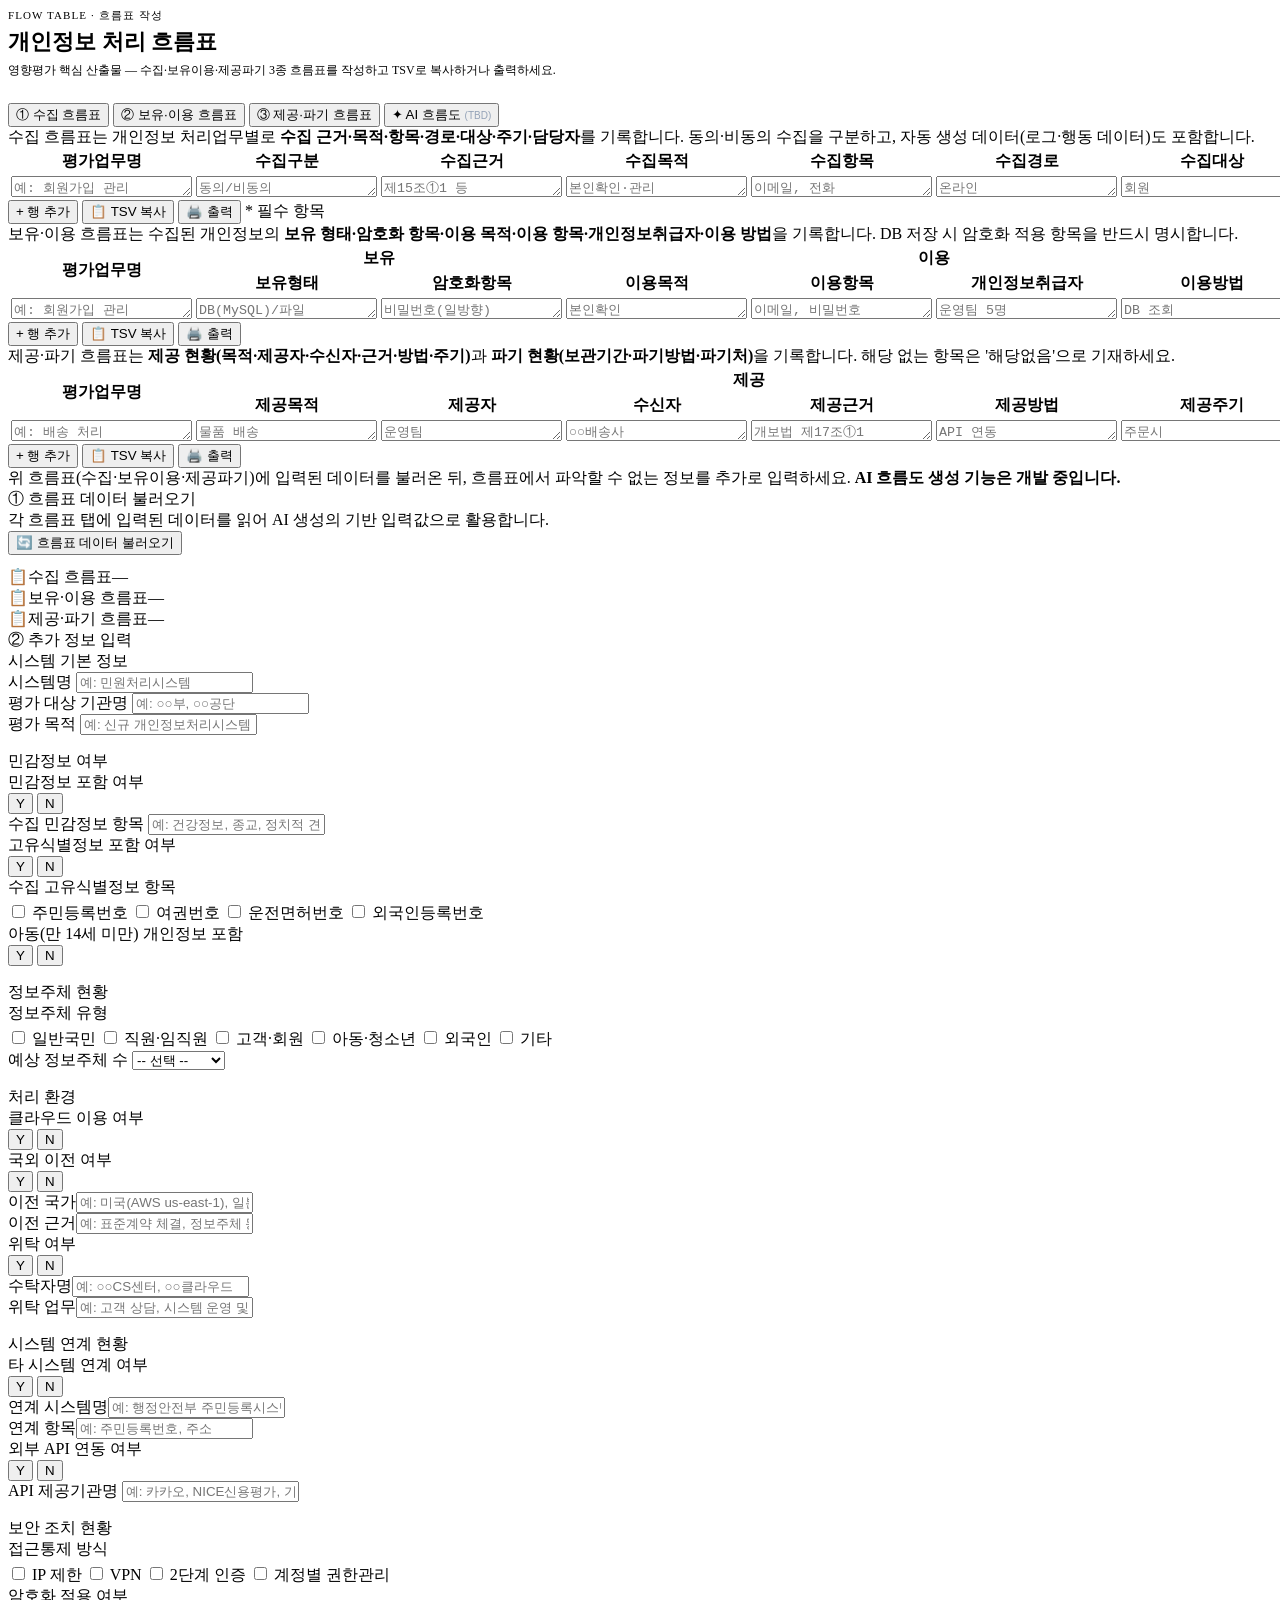
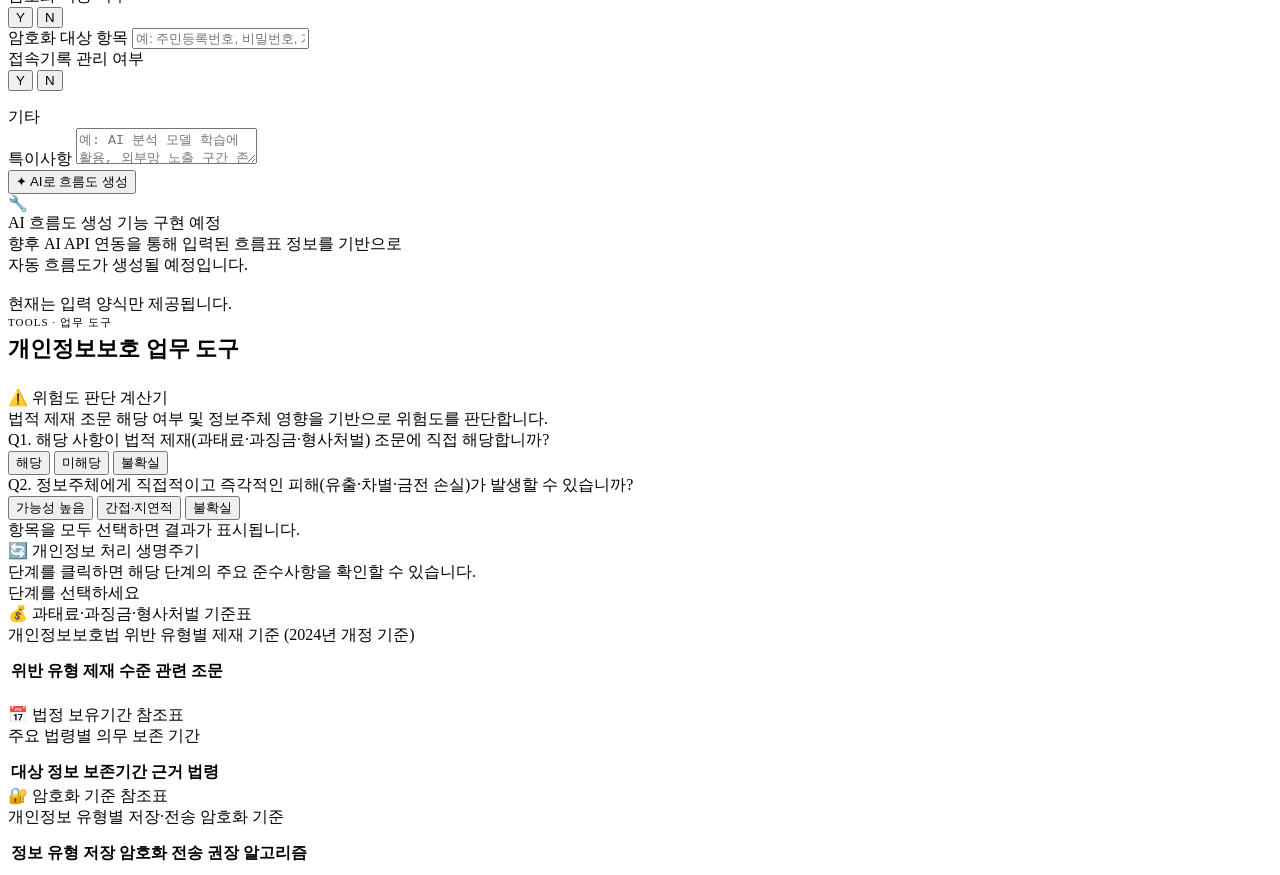
<file: flow.html>
<div class="page" id="pg-flow">
<div class="pg-wrap">
  <div style="margin-bottom:1.5rem">
    <div style="font-size:11px;color:var(--accent);font-family:var(--mono);letter-spacing:.1em;margin-bottom:3px">FLOW TABLE · 흐름표 작성</div>
    <div style="font-size:1.4rem;font-weight:700;color:var(--text)">개인정보 처리 흐름표</div>
    <div style="font-size:12px;color:var(--text2);margin-top:.3rem">영향평가 핵심 산출물 — 수집·보유이용·제공파기 3종 흐름표를 작성하고 TSV로 복사하거나 출력하세요.</div>
  </div>
  <div class="flow-tabs">
    <button class="flow-tab active" onclick="switchFlow(0)">① 수집 흐름표</button>
    <button class="flow-tab" onclick="switchFlow(1)">② 보유·이용 흐름표</button>
    <button class="flow-tab" onclick="switchFlow(2)">③ 제공·파기 흐름표</button>
    <button class="flow-tab wip" onclick="switchFlow(3)">✦ AI 흐름도 <span style="font-size:10px;color:#94a3b8;font-weight:400">(TBD)</span></button>
  </div>
  <!-- 수집 -->
  <div class="flow-panel active" id="fp0">
    <div class="ft-desc">수집 흐름표는 개인정보 처리업무별로 <strong>수집 근거·목적·항목·경로·대상·주기·담당자</strong>를 기록합니다. 동의·비동의 수집을 구분하고, 자동 생성 데이터(로그·행동 데이터)도 포함합니다.</div>
    <div class="ft-wrap"><table class="ft-table">
      <thead><tr><th class="req">평가업무명</th><th>수집구분</th><th class="req">수집근거</th><th class="req">수집목적</th><th class="req">수집항목</th><th>수집경로</th><th>수집대상</th><th>수집주기</th><th>수집담당자</th><th></th></tr></thead>
      <tbody id="ftb0"></tbody>
    </table></div>
    <div class="ft-actions">
      <button class="btn btn-blue" onclick="addFTRow(0)">+ 행 추가</button>
      <button class="btn btn-gray" onclick="copyFT(0)">📋 TSV 복사</button>
      <button class="btn btn-gray" onclick="printFT(0)">🖨️ 출력</button>
      <span class="ft-hint">* 필수 항목</span>
    </div>
  </div>
  <!-- 보유이용 -->
  <div class="flow-panel" id="fp1">
    <div class="ft-desc">보유·이용 흐름표는 수집된 개인정보의 <strong>보유 형태·암호화 항목·이용 목적·이용 항목·개인정보취급자·이용 방법</strong>을 기록합니다. DB 저장 시 암호화 적용 항목을 반드시 명시합니다.</div>
    <div class="ft-wrap"><table class="ft-table">
      <thead>
        <tr>
          <th rowspan="2" class="req">평가업무명</th>
          <th colspan="2" class="th-group">보유</th>
          <th colspan="4" class="th-group">이용</th>
          <th rowspan="2"></th>
        </tr>
        <tr>
          <th>보유형태</th><th>암호화항목</th>
          <th class="req">이용목적</th><th class="req">이용항목</th><th>개인정보취급자</th><th>이용방법</th>
        </tr>
      </thead>
      <tbody id="ftb1"></tbody>
    </table></div>
    <div class="ft-actions">
      <button class="btn btn-blue" onclick="addFTRow(1)">+ 행 추가</button>
      <button class="btn btn-gray" onclick="copyFT(1)">📋 TSV 복사</button>
      <button class="btn btn-gray" onclick="printFT(1)">🖨️ 출력</button>
    </div>
  </div>
  <!-- 제공파기 -->
  <div class="flow-panel" id="fp2">
    <div class="ft-desc">제공·파기 흐름표는 <strong>제공 현황(목적·제공자·수신자·근거·방법·주기)</strong>과 <strong>파기 현황(보관기간·파기방법·파기처)</strong>을 기록합니다. 해당 없는 항목은 '해당없음'으로 기재하세요.</div>
    <div class="ft-wrap"><table class="ft-table">
      <thead>
        <tr>
          <th rowspan="2" class="req">평가업무명</th>
          <th colspan="6" class="th-group">제공</th>
          <th colspan="3" class="th-group">파기</th>
          <th rowspan="2"></th>
        </tr>
        <tr>
          <th>제공목적</th><th>제공자</th><th>수신자</th><th>제공근거</th><th>제공방법</th><th>제공주기</th>
          <th class="req">보관기간</th><th>파기방법</th><th>파기처</th>
        </tr>
      </thead>
      <tbody id="ftb2"></tbody>
    </table></div>
    <div class="ft-actions">
      <button class="btn btn-blue" onclick="addFTRow(2)">+ 행 추가</button>
      <button class="btn btn-gray" onclick="copyFT(2)">📋 TSV 복사</button>
      <button class="btn btn-gray" onclick="printFT(2)">🖨️ 출력</button>
    </div>
  </div>

  <!-- AI 흐름도 -->
  <div class="flow-panel wip" id="fp3">
    <div class="ft-desc">위 흐름표(수집·보유이용·제공파기)에 입력된 데이터를 불러온 뒤, 흐름표에서 파악할 수 없는 정보를 추가로 입력하세요. <strong>AI 흐름도 생성 기능은 개발 중입니다.</strong></div>

    <!-- ① 흐름표 데이터 불러오기 -->
    <div class="aff-section">
      <div class="aff-section-title">① 흐름표 데이터 불러오기</div>
      <div class="aff-ft-load">
        <div class="aff-ft-hint">각 흐름표 탭에 입력된 데이터를 읽어 AI 생성의 기반 입력값으로 활용합니다.</div>
        <button class="btn btn-blue" onclick="loadFlowData()" style="margin-bottom:.75rem">🔄 흐름표 데이터 불러오기</button>
        <div id="aff-ft-summary">
          <div class="aff-ft-cards">
            <div class="aff-ft-card" id="aff-fc0"><span class="aff-ft-icon">📋</span><span class="aff-ft-name">수집 흐름표</span><span class="aff-ft-cnt">—</span></div>
            <div class="aff-ft-card" id="aff-fc1"><span class="aff-ft-icon">📋</span><span class="aff-ft-name">보유·이용 흐름표</span><span class="aff-ft-cnt">—</span></div>
            <div class="aff-ft-card" id="aff-fc2"><span class="aff-ft-icon">📋</span><span class="aff-ft-name">제공·파기 흐름표</span><span class="aff-ft-cnt">—</span></div>
          </div>
        </div>
      </div>
    </div>

    <!-- ② 추가 정보 입력 -->
    <div class="aff-section">
      <div class="aff-section-title">② 추가 정보 입력</div>

      <!-- 시스템 기본 정보 -->
      <div class="aff-subsection-title">시스템 기본 정보</div>
      <div class="aff-grid" style="margin-bottom:16px">
        <div class="aff-field">
          <label>시스템명</label>
          <input type="text" id="aff-sys" placeholder="예: 민원처리시스템">
        </div>
        <div class="aff-field">
          <label>평가 대상 기관명</label>
          <input type="text" id="aff-org" placeholder="예: ○○부, ○○공단">
        </div>
        <div class="aff-field aff-full">
          <label>평가 목적</label>
          <input type="text" id="aff-purpose" placeholder="예: 신규 개인정보처리시스템 구축에 따른 영향평가">
        </div>
      </div>

      <!-- 민감정보 여부 -->
      <div class="aff-subsection-title">민감정보 여부</div>
      <div class="aff-grid" style="margin-bottom:16px">
        <div class="aff-field">
          <label>민감정보 포함 여부</label>
          <div class="aff-yn-row">
            <button class="aff-yn-btn" id="yn-sensitive-y" onclick="toggleYN('sensitive','y')">Y</button>
            <button class="aff-yn-btn" id="yn-sensitive-n" onclick="toggleYN('sensitive','n')">N</button>
          </div>
          <div class="aff-conditional" id="cond-sensitive">
            <div class="aff-field">
              <label>수집 민감정보 항목</label>
              <input type="text" id="aff-sensitive-items" placeholder="예: 건강정보, 종교, 정치적 견해 등">
            </div>
          </div>
        </div>
        <div class="aff-field">
          <label>고유식별정보 포함 여부</label>
          <div class="aff-yn-row">
            <button class="aff-yn-btn" id="yn-unique-y" onclick="toggleYN('unique','y')">Y</button>
            <button class="aff-yn-btn" id="yn-unique-n" onclick="toggleYN('unique','n')">N</button>
          </div>
          <div class="aff-conditional" id="cond-unique">
            <div class="aff-field">
              <label>수집 고유식별정보 항목</label>
              <div class="aff-check-group" style="margin-top:4px">
                <label class="aff-check"><input type="checkbox" name="unique-id" value="주민등록번호"> 주민등록번호</label>
                <label class="aff-check"><input type="checkbox" name="unique-id" value="여권번호"> 여권번호</label>
                <label class="aff-check"><input type="checkbox" name="unique-id" value="운전면허번호"> 운전면허번호</label>
                <label class="aff-check"><input type="checkbox" name="unique-id" value="외국인등록번호"> 외국인등록번호</label>
              </div>
            </div>
          </div>
        </div>
        <div class="aff-field">
          <label>아동(만 14세 미만) 개인정보 포함</label>
          <div class="aff-yn-row">
            <button class="aff-yn-btn" id="yn-child-y" onclick="toggleYN('child','y')">Y</button>
            <button class="aff-yn-btn" id="yn-child-n" onclick="toggleYN('child','n')">N</button>
          </div>
        </div>
      </div>

      <!-- 정보주체 현황 -->
      <div class="aff-subsection-title">정보주체 현황</div>
      <div class="aff-grid" style="margin-bottom:16px">
        <div class="aff-field aff-full">
          <label>정보주체 유형</label>
          <div class="aff-check-group aff-check-row" style="margin-top:4px">
            <label class="aff-check"><input type="checkbox" name="data-subject" value="일반국민"> 일반국민</label>
            <label class="aff-check"><input type="checkbox" name="data-subject" value="직원·임직원"> 직원·임직원</label>
            <label class="aff-check"><input type="checkbox" name="data-subject" value="고객·회원"> 고객·회원</label>
            <label class="aff-check"><input type="checkbox" name="data-subject" value="아동·청소년"> 아동·청소년</label>
            <label class="aff-check"><input type="checkbox" name="data-subject" value="외국인"> 외국인</label>
            <label class="aff-check"><input type="checkbox" name="data-subject" value="기타"> 기타</label>
          </div>
        </div>
        <div class="aff-field">
          <label>예상 정보주체 수</label>
          <select id="aff-subject-cnt">
            <option value="">-- 선택 --</option>
            <option value="1천명 미만">1천명 미만</option>
            <option value="1만명 미만">1만명 미만</option>
            <option value="10만명 미만">10만명 미만</option>
            <option value="10만명 이상">10만명 이상</option>
          </select>
        </div>
      </div>

      <!-- 처리 환경 -->
      <div class="aff-subsection-title">처리 환경</div>
      <div class="aff-grid" style="margin-bottom:16px">
        <div class="aff-field">
          <label>클라우드 이용 여부</label>
          <div class="aff-yn-row">
            <button class="aff-yn-btn" id="yn-cloud-y" onclick="toggleYN('cloud','y')">Y</button>
            <button class="aff-yn-btn" id="yn-cloud-n" onclick="toggleYN('cloud','n')">N</button>
          </div>
        </div>
        <div class="aff-field">
          <label>국외 이전 여부</label>
          <div class="aff-yn-row">
            <button class="aff-yn-btn" id="yn-overseas-y" onclick="toggleYN('overseas','y')">Y</button>
            <button class="aff-yn-btn" id="yn-overseas-n" onclick="toggleYN('overseas','n')">N</button>
          </div>
          <div class="aff-conditional" id="cond-overseas">
            <div class="aff-grid" style="gap:8px">
              <div class="aff-field"><label>이전 국가</label><input type="text" id="aff-ov-country" placeholder="예: 미국(AWS us-east-1), 일본"></div>
              <div class="aff-field"><label>이전 근거</label><input type="text" id="aff-ov-basis" placeholder="예: 표준계약 체결, 정보주체 동의"></div>
            </div>
          </div>
        </div>
        <div class="aff-field">
          <label>위탁 여부</label>
          <div class="aff-yn-row">
            <button class="aff-yn-btn" id="yn-consign-y" onclick="toggleYN('consign','y')">Y</button>
            <button class="aff-yn-btn" id="yn-consign-n" onclick="toggleYN('consign','n')">N</button>
          </div>
          <div class="aff-conditional" id="cond-consign">
            <div class="aff-grid" style="gap:8px">
              <div class="aff-field"><label>수탁자명</label><input type="text" id="aff-cs-vendor" placeholder="예: ○○CS센터, ○○클라우드"></div>
              <div class="aff-field"><label>위탁 업무</label><input type="text" id="aff-cs-task" placeholder="예: 고객 상담, 시스템 운영 및 유지보수"></div>
            </div>
          </div>
        </div>
      </div>

      <!-- 시스템 연계 현황 -->
      <div class="aff-subsection-title">시스템 연계 현황</div>
      <div class="aff-grid" style="margin-bottom:16px">
        <div class="aff-field">
          <label>타 시스템 연계 여부</label>
          <div class="aff-yn-row">
            <button class="aff-yn-btn" id="yn-link-y" onclick="toggleYN('link','y')">Y</button>
            <button class="aff-yn-btn" id="yn-link-n" onclick="toggleYN('link','n')">N</button>
          </div>
          <div class="aff-conditional" id="cond-link">
            <div class="aff-grid" style="gap:8px">
              <div class="aff-field"><label>연계 시스템명</label><input type="text" id="aff-link-sys" placeholder="예: 행정안전부 주민등록시스템"></div>
              <div class="aff-field"><label>연계 항목</label><input type="text" id="aff-link-fields" placeholder="예: 주민등록번호, 주소"></div>
            </div>
          </div>
        </div>
        <div class="aff-field">
          <label>외부 API 연동 여부</label>
          <div class="aff-yn-row">
            <button class="aff-yn-btn" id="yn-extapi-y" onclick="toggleYN('extapi','y')">Y</button>
            <button class="aff-yn-btn" id="yn-extapi-n" onclick="toggleYN('extapi','n')">N</button>
          </div>
          <div class="aff-conditional" id="cond-extapi">
            <div class="aff-field">
              <label>API 제공기관명</label>
              <input type="text" id="aff-api-provider" placeholder="예: 카카오, NICE신용평가, 기상청">
            </div>
          </div>
        </div>
      </div>

      <!-- 보안 조치 현황 -->
      <div class="aff-subsection-title">보안 조치 현황</div>
      <div class="aff-grid" style="margin-bottom:16px">
        <div class="aff-field aff-full">
          <label>접근통제 방식</label>
          <div class="aff-check-group aff-check-row" style="margin-top:4px">
            <label class="aff-check"><input type="checkbox" name="access-ctrl" value="IP 제한"> IP 제한</label>
            <label class="aff-check"><input type="checkbox" name="access-ctrl" value="VPN"> VPN</label>
            <label class="aff-check"><input type="checkbox" name="access-ctrl" value="2단계 인증"> 2단계 인증</label>
            <label class="aff-check"><input type="checkbox" name="access-ctrl" value="계정별 권한관리"> 계정별 권한관리</label>
          </div>
        </div>
        <div class="aff-field">
          <label>암호화 적용 여부</label>
          <div class="aff-yn-row">
            <button class="aff-yn-btn" id="yn-encrypt-y" onclick="toggleYN('encrypt','y')">Y</button>
            <button class="aff-yn-btn" id="yn-encrypt-n" onclick="toggleYN('encrypt','n')">N</button>
          </div>
          <div class="aff-conditional" id="cond-encrypt">
            <div class="aff-field">
              <label>암호화 대상 항목</label>
              <input type="text" id="aff-enc-fields" placeholder="예: 주민등록번호, 비밀번호, 계좌번호">
            </div>
          </div>
        </div>
        <div class="aff-field">
          <label>접속기록 관리 여부</label>
          <div class="aff-yn-row">
            <button class="aff-yn-btn" id="yn-accesslog-y" onclick="toggleYN('accesslog','y')">Y</button>
            <button class="aff-yn-btn" id="yn-accesslog-n" onclick="toggleYN('accesslog','n')">N</button>
          </div>
        </div>
      </div>

      <!-- 기타 -->
      <div class="aff-subsection-title">기타</div>
      <div class="aff-grid">
        <div class="aff-field aff-full">
          <label>특이사항</label>
          <textarea id="aff-note" placeholder="예: AI 분석 모델 학습에 활용, 외부망 노출 구간 존재, 해외 이전 예정, IoT 기기 활용 등"></textarea>
        </div>
      </div>
    </div>

    <!-- ③ 생성 버튼 + TBD 출력 -->
    <div class="aff-actions">
      <button class="btn btn-blue" onclick="generateAIFlow()">✦ AI로 흐름도 생성</button>
    </div>
    <div id="ai-flow-output" class="aff-tbd-box">
      <div class="aff-tbd-icon">🔧</div>
      <div class="aff-tbd-title">AI 흐름도 생성 기능 구현 예정</div>
      <div class="aff-tbd-body">향후 AI API 연동을 통해 입력된 흐름표 정보를 기반으로<br>자동 흐름도가 생성될 예정입니다.<br><br>현재는 입력 양식만 제공됩니다.</div>
    </div>
  </div>
</div>
</div>

<!-- ══════ 업무 도구 ══════ -->
<div class="page" id="pg-tools">
<div class="pg-wrap">
  <div style="margin-bottom:1.5rem">
    <div style="font-size:11px;color:var(--accent);font-family:var(--mono);letter-spacing:.1em;margin-bottom:3px">TOOLS · 업무 도구</div>
    <div style="font-size:1.4rem;font-weight:700;color:var(--text)">개인정보보호 업무 도구</div>
    <div class="law-date-row"><span class="law-date" data-law-date></span></div>
  </div>
  <div class="tools-grid">
    <!-- 위험도 계산기 -->
    <div class="tool-panel">
      <div class="tool-panel-title">⚠️ 위험도 판단 계산기</div>
      <div class="tool-panel-desc">법적 제재 조문 해당 여부 및 정보주체 영향을 기반으로 위험도를 판단합니다.</div>
      <div class="rq-label">Q1. 해당 사항이 법적 제재(과태료·과징금·형사처벌) 조문에 직접 해당합니까?</div>
      <div class="radio-row">
        <button class="r-opt" id="r1y" onclick="setR(1,'y')">해당</button>
        <button class="r-opt" id="r1n" onclick="setR(1,'n')">미해당</button>
        <button class="r-opt" id="r1u" onclick="setR(1,'u')">불확실</button>
      </div>
      <div class="rq-label">Q2. 정보주체에게 직접적이고 즉각적인 피해(유출·차별·금전 손실)가 발생할 수 있습니까?</div>
      <div class="radio-row">
        <button class="r-opt" id="r2y" onclick="setR(2,'y')">가능성 높음</button>
        <button class="r-opt" id="r2n" onclick="setR(2,'n')">간접·지연적</button>
        <button class="r-opt" id="r2u" onclick="setR(2,'u')">불확실</button>
      </div>
      <div class="risk-out empty" id="riskOut">항목을 모두 선택하면 결과가 표시됩니다.</div>
    </div>
    <!-- 처리 생명주기 -->
    <div class="tool-panel">
      <div class="tool-panel-title">🔄 개인정보 처리 생명주기</div>
      <div class="tool-panel-desc">단계를 클릭하면 해당 단계의 주요 준수사항을 확인할 수 있습니다.</div>
      <div class="lc-flow" id="lcFlow"></div>
      <div class="lc-detail" id="lcDetail"><div style="color:var(--text3)">단계를 선택하세요</div></div>
    </div>
  </div>
  <!-- 과태료 기준 -->
  <div class="tool-panel" style="margin-bottom:1.25rem">
    <div class="tool-panel-title">💰 과태료·과징금·형사처벌 기준표</div>
    <div class="tool-panel-desc" style="margin-bottom:.75rem">개인정보보호법 위반 유형별 제재 기준 (2024년 개정 기준)</div>
    <div style="overflow-x:auto"><table class="ref-table">
      <thead><tr><th>위반 유형</th><th>제재 수준</th><th>관련 조문</th></tr></thead>
      <tbody id="penaltyTbody"></tbody>
    </table></div>
  </div>
  <div class="tools-grid">
    <!-- 보유기간 -->
    <div class="tool-panel">
      <div class="tool-panel-title">📅 법정 보유기간 참조표</div>
      <div class="tool-panel-desc" style="margin-bottom:.75rem">주요 법령별 의무 보존 기간</div>
      <table class="ref-table">
        <thead><tr><th>대상 정보</th><th>보존기간</th><th>근거 법령</th></tr></thead>
        <tbody id="retentionTbody"></tbody>
      </table>
    </div>
    <!-- 암호화 -->
    <div class="tool-panel">
      <div class="tool-panel-title">🔐 암호화 기준 참조표</div>
      <div class="tool-panel-desc" style="margin-bottom:.75rem">개인정보 유형별 저장·전송 암호화 기준</div>
      <table class="ref-table">
        <thead><tr><th>정보 유형</th><th>저장 암호화</th><th>전송</th><th>권장 알고리즘</th></tr></thead>
        <tbody id="encryptTbody"></tbody>
      </table>
    </div>
  </div>
</div>
</div>

<!-- ══════ 약관 가이드 ══════ -->
<script>
// ══ FLOW TABLE JS ══
const FT_COLS=[
  ['평가업무명','수집구분','수집근거','수집목적','수집항목','수집경로','수집대상','수집주기','수집담당자'],
  ['평가업무명','보유형태','암호화항목','이용목적','이용항목','개인정보취급자','이용방법'],
  ['평가업무명','제공목적','제공자','수신자','제공근거','제공방법','제공주기','보관기간','파기방법','파기처'],
];
const FT_PLACEHOLDER=[
  ['예: 회원가입 관리','동의/비동의','제15조①1 등','본인확인·관리','이메일, 전화','온라인','회원','상시','운영팀'],
  ['예: 회원가입 관리','DB(MySQL)/파일','비밀번호(일방향)','본인확인','이메일, 비밀번호','운영팀 5명','DB 조회'],
  ['예: 배송 처리','물품 배송','운영팀','○○배송사','개보법 제17조①1','API 연동','주문시','탈퇴시까지','자동 배치 삭제','운영팀'],
];
function addFTRow(ti){
  const tbody=document.getElementById('ftb'+ti);
  if(!tbody)return;
  const row=tbody.insertRow();
  FT_COLS[ti].forEach((col,ci)=>{
    const td=row.insertCell();
    const ph=FT_PLACEHOLDER[ti][ci]||'';
    td.innerHTML=`<textarea class="ft-cell" rows="1" placeholder="${ph}" oninput="autoResize(this)"></textarea>`;
  });
  const last=row.insertCell();
  last.innerHTML=`<button class="ft-del" onclick="this.closest('tr').remove()">×</button>`;
}
function autoResize(el){el.style.height='auto';el.style.height=el.scrollHeight+'px'}
function copyFT(ti){
  const rows=document.querySelectorAll('#ftb'+ti+' tr');
  const headers=FT_COLS[ti].join('\t');
  const body=[...rows].map(r=>[...r.querySelectorAll('textarea')].map(t=>t.value).join('\t')).join('\n');
  navigator.clipboard.writeText(headers+'\n'+body).then(()=>alert('클립보드에 복사되었습니다.'));
}
function printFT(ti){
  const headers=FT_COLS[ti];
  const rows=document.querySelectorAll('#ftb'+ti+' tr');
  const body=[...rows].map(r=>[...r.querySelectorAll('textarea')].map(t=>t.value));
  const names=['수집 흐름표','보유·이용 흐름표','제공·파기 흐름표'];
  const w=window.open('','','width=1100,height=700');
  w.document.write(`<html><head><title>${names[ti]}</title><style>body{font-family:sans-serif;font-size:12px;padding:20px}h2{margin-bottom:16px}table{width:100%;border-collapse:collapse}th{background:#eee;border:1px solid #ccc;padding:7px;text-align:left;font-size:11px}td{border:1px solid #ddd;padding:6px;vertical-align:top}</style></head><body><h2>${names[ti]}</h2><table><thead><tr>${headers.map(h=>`<th>${h}</th>`).join('')}</tr></thead><tbody>${body.map(r=>`<tr>${r.map(c=>`<td>${c||''}</td>`).join('')}</tr>`).join('')}</tbody></table></body></html>`);
  w.document.close();w.print();
}
function loadFlowData(){
  [0,1,2].forEach(i=>{
    const rows=[...document.querySelectorAll('#ftb'+i+' tr')];
    const filled=rows.filter(r=>[...r.querySelectorAll('textarea')].some(t=>t.value.trim()));
    const card=document.getElementById('aff-fc'+i);
    if(!card)return;
    const cnt=filled.length;
    card.querySelector('.aff-ft-cnt').textContent=cnt>0?cnt+'건 입력됨':'미입력';
    card.className='aff-ft-card'+(cnt>0?' has-data':'');
  });
}
function generateAIFlow(){
  // 기능 구현 예정 — TBD 안내 표시 유지
  const out=document.getElementById('ai-flow-output');
  if(out){
    out.className='aff-tbd-box';
    out.innerHTML=`<div class="aff-tbd-icon">🔧</div>
      <div class="aff-tbd-title">AI 흐름도 생성 기능 구현 예정</div>
      <div class="aff-tbd-body">향후 AI API 연동을 통해 입력된 흐름표 정보를 기반으로<br>자동 흐름도가 생성될 예정입니다.<br><br>현재는 입력 양식만 제공됩니다.</div>`;
  }
}
function toggleYN(key,val){
  const btnY=document.getElementById('yn-'+key+'-y');
  const btnN=document.getElementById('yn-'+key+'-n');
  const cond=document.getElementById('cond-'+key);
  if(!btnY||!btnN)return;
  btnY.className='aff-yn-btn'+(val==='y'?' active-y':'');
  btnN.className='aff-yn-btn'+(val==='n'?' active-n':'');
  if(cond) cond.className='aff-conditional'+(val==='y'?' show':'');
}
function switchFlow(i){
  document.querySelectorAll('.flow-tab').forEach((t,ti)=>t.classList.toggle('active',ti===i));
  document.querySelectorAll('.flow-panel').forEach((p,pi)=>p.classList.toggle('active',pi===i));
}
/* ═══ 처리방침 Template ═══ */
const ppItems=[];
[0,1,2].forEach(ti=>addFTRow(ti));
</script>
</file>
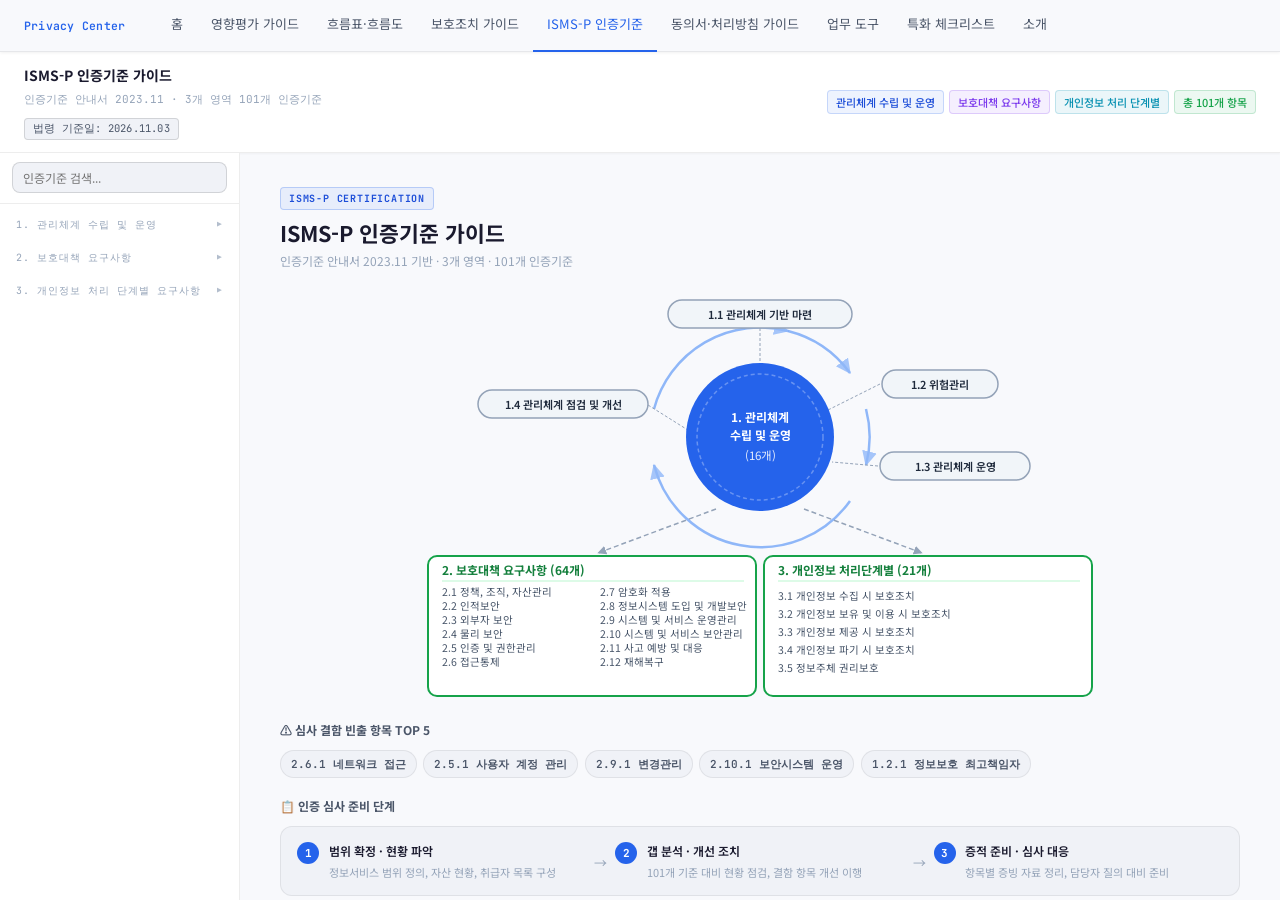
<file: isms.html>
<!DOCTYPE html>
<html lang="ko">
<head>
<meta charset="UTF-8">
<meta name="viewport" content="width=device-width, initial-scale=1.0">
<title>ISMS-P 인증기준 · Privacy Center</title>
<link href="https://fonts.googleapis.com/css2?family=Noto+Sans+KR:wght@300;400;500;700&family=JetBrains+Mono:wght@400;500&display=swap" rel="stylesheet">
<link rel="stylesheet" href="css/style.css?v=20261104c">
<script src="js/ismsData.js"></script>
<script src="js/site-config.js?v=20261104c"></script>
<style>
/* ══ ISMS-P 전용 스타일 v5 — style.css / pia-guide.html 수치 직접 정렬 ══ */
body { overflow:hidden; }
#pg-isms { display:flex; flex-direction:column; height:100vh; overflow:hidden; padding-top:52px; }
#pg-isms .guide-layout { grid-template-columns:240px 1fr; }

/* ── 콘텐츠 패널 — .g-content 기준 padding:2rem 2.5rem ── */
#ismsPane { padding:2rem 2.5rem; overflow-y:auto; }
#ismsPane::-webkit-scrollbar { width:5px; }
#ismsPane::-webkit-scrollbar-thumb { background:var(--border2); border-radius:2px; }

/* ─────────────────────────────────────────────────────
   섹션 공통 — .gc-section 기준: margin-bottom:1.25rem
───────────────────────────────────────────────────── */
.is-sec { margin-bottom:1.25rem; padding-bottom:1rem; border-bottom:1px solid var(--border); }
.is-sec:last-child { border-bottom:none; padding-bottom:0; margin-bottom:0; }

/* 섹션 타이틀 — .gc-section-title 기준
   font-size:11px / margin-bottom:.6rem / padding-bottom:5px */
.is-sec-title {
  display:flex; align-items:center; gap:.45rem;
  font-size:11px; font-weight:700; letter-spacing:.08em; text-transform:uppercase;
  color:var(--text3); font-family:var(--mono);
  margin:0 0 .6rem; padding-bottom:5px; border-bottom:1px solid var(--border);
}
.is-sec-title::before {
  content:''; display:inline-block; flex-shrink:0;
  width:3px; height:10px; background:var(--accent); border-radius:2px;
}
.is-ico { display:none; }

/* ─────────────────────────────────────────────────────
   ① 인증기준 박스 — .gc-law-box 기준: padding:8px 12px
───────────────────────────────────────────────────── */
.is-criteria-box {
  background:var(--surface); border:1px solid var(--border2);
  border-left:3px solid var(--accent);
  border-radius:0 var(--r) var(--r) 0;
  padding:9px 13px;
}
.is-chip {
  display:inline-block; font-size:9px; font-weight:700;
  letter-spacing:.09em; text-transform:uppercase; font-family:var(--mono);
  color:var(--accent); background:var(--accent-d);
  border:1px solid rgba(37,99,235,.2); border-radius:3px;
  padding:1px 7px; margin-bottom:.45rem;
}
.is-criteria-text { font-size:12.5px; line-height:1.8; color:var(--text); margin:0; }

/* ─────────────────────────────────────────────────────
   ② 주요 확인사항 — .gc-check 기준
   padding:7px 11px / font-size:12px / gap:8px
───────────────────────────────────────────────────── */
.is-check-list { display:flex; flex-direction:column; gap:5px; }
.is-check-card {
  display:flex; align-items:flex-start; gap:8px;
  border:1px solid var(--border); border-radius:var(--r);
  padding:7px 11px; background:var(--surface);
  transition:border-color .12s;
}
.is-check-card:hover { border-color:var(--border2); background:var(--bg2); }
/* gc-check-num: 18×18 정사각형 */
.is-check-num {
  flex-shrink:0; width:18px; height:18px;
  background:var(--accent); color:#fff;
  border-radius:3px; font-size:9.5px; font-weight:700; font-family:var(--mono);
  display:flex; align-items:center; justify-content:center; margin-top:.18rem;
}
.is-check-text { font-size:12px; color:var(--text2); line-height:1.65; }

/* ─────────────────────────────────────────────────────
   ③ 관련 법령 — .gc-law-box 기준: padding:8px 12px
───────────────────────────────────────────────────── */
.is-law-box {
  background:var(--surface); border:1px solid var(--border2);
  border-radius:var(--r); padding:8px 12px;
}
.is-law-list { list-style:none; margin:0; padding:0; display:flex; flex-direction:column; gap:4px; }
.is-law-item { display:flex; align-items:flex-start; gap:6px; font-size:12px; line-height:1.65; color:var(--text2); }
.is-law-dot { flex-shrink:0; color:var(--accent); font-size:14px; line-height:1.1; }

/* ─────────────────────────────────────────────────────
   ④ 세부 설명 — font-size:12px, line-height:1.75
───────────────────────────────────────────────────── */
.is-detail-body { font-size:12px; line-height:1.8; color:var(--text2); }
.is-main-para {
  font-size:12px; font-weight:600; color:var(--text);
  line-height:1.75; margin:.5rem 0 .2rem;
}
.is-main-para:first-child { margin-top:0; }
.is-sub-point {
  display:flex; align-items:flex-start; gap:.35rem;
  font-size:12px; color:var(--text2); line-height:1.75;
  padding-left:.65rem; margin:.08rem 0;
}
.is-arrow { color:var(--accent); font-weight:700; flex-shrink:0; }
.is-numlist { list-style:none; margin:.3rem 0 .3rem .65rem; padding:0; display:flex; flex-direction:column; gap:2px; }
.is-numlist li { display:flex; align-items:baseline; gap:5px; font-size:12px; color:var(--text2); line-height:1.75; }
.is-num { flex-shrink:0; font-family:var(--mono); font-size:11px; font-weight:700; color:var(--accent); min-width:16px; }
.is-sub-text { font-size:12px; color:var(--text2); line-height:1.75; padding-left:1.25rem; margin:.04rem 0; }
.is-gap { display:block; height:.3rem; }
.is-bulletlist { list-style:none; margin:.25rem 0; padding:0; display:flex; flex-direction:column; gap:2px; }
.is-bulletlist .is-bullet { display:flex; align-items:flex-start; gap:6px; font-size:12px; color:var(--text2); line-height:1.75; }
.is-bulletlist .is-bullet::before { content:"●"; color:var(--accent); flex-shrink:0; font-size:6px; margin-top:6px; }
/* 표 — pia-guide .ft-table / style.css 기준 */
.is-table-wrap { display:block; width:100%; overflow-x:auto; margin:.5rem 0 1rem; border-radius:var(--r); border:1px solid var(--border2); box-shadow:0 1px 3px rgba(0,0,0,.04); }
.is-table-caption { caption-side:top; text-align:left; font-size:11px; font-weight:700; color:var(--accent2); font-family:var(--mono); padding:6px 4px 5px; letter-spacing:.03em; }
.is-detail-body table { width:100%; border-collapse:collapse; font-size:11.5px; min-width:360px; }
.is-detail-body table th {
  background:var(--accent-d); color:var(--accent2);
  padding:7px 10px; text-align:center; vertical-align:middle;
  border:1px solid rgba(37,99,235,.15); font-weight:700; font-size:11px;
}
.is-detail-body table td {
  padding:6px 10px; border:1px solid var(--border);
  color:var(--text2); line-height:1.6; vertical-align:middle; font-size:11.5px;
}
.is-detail-body table tr:nth-child(odd) td  { background:#f8fafc; }
.is-detail-body table tr:nth-child(even) td { background:#fff; }
.is-detail-body table tr:hover td { background:var(--accent-d); }

/* ─────────────────────────────────────────────────────
   ⑤ 증거자료 — .gc-ev 기준
   font-size:11px / padding:3px 9px
───────────────────────────────────────────────────── */
.is-ev-tags { display:flex; flex-wrap:wrap; gap:5px; }
.is-ev-tag {
  font-size:11px; font-family:var(--mono);
  color:var(--text2); background:var(--surface);
  border:1px solid var(--border); border-radius:var(--r);
  padding:3px 9px; line-height:1.5;
  transition:border-color .12s, background .12s, color .12s;
}
.is-ev-tag:hover { border-color:var(--accent); background:var(--accent-d); color:var(--accent2); }

/* ─────────────────────────────────────────────────────
   ⑥ 결함사례 — 주황 테마 유지, 본문 텍스트 진한 색
───────────────────────────────────────────────────── */
.is-defect-list { display:flex; flex-direction:column; gap:.5rem; }
.is-defect-card {
  display:flex; align-items:stretch;
  border:1px solid rgba(217,119,6,.25); border-radius:var(--r);
  background:var(--amber-d); overflow:hidden;
}
.is-defect-num {
  flex-shrink:0; display:flex; align-items:center; justify-content:center;
  width:32px; align-self:stretch;
  background:rgba(217,119,6,.15); border-right:2px solid rgba(217,119,6,.4);
  font-size:9px; font-weight:700; font-family:var(--mono);
  color:var(--amber); letter-spacing:.06em;
  writing-mode:vertical-rl; text-orientation:mixed; padding:8px 0;
}
/* 본문 텍스트: var(--text) = #1a1a2e — 최대 대비 */
.is-defect-body { padding:.65rem .9rem; font-size:12px; line-height:1.75; color:var(--text); flex:1; }

/* ─────────────────────────────────────────────────────
   ⑦ AI 보완 설명 — 연한 회색 배경(var(--surface))으로 분리
───────────────────────────────────────────────────── */
.ai-sec-outer {
  background:var(--surface); border:1px solid var(--border2);
  border-radius:var(--r2); padding:.85rem 1rem;
  margin-bottom:1.25rem;
}
/* AI 섹션 타이틀 */
.ai-sec-title {
  display:flex; align-items:center; gap:.4rem;
  font-size:10px; font-weight:700; letter-spacing:.08em; text-transform:uppercase;
  color:var(--accent2); font-family:var(--mono);
  margin:0 0 .65rem; padding-bottom:5px;
  border-bottom:1px solid var(--border2);
}
.ai-supp-badge {
  display:inline-flex; align-items:center; justify-content:center;
  font-family:var(--mono); font-size:8.5px; font-weight:700; letter-spacing:.06em;
  color:#fff; background:var(--accent);
  border-radius:3px; padding:1px 6px; line-height:1.5; flex-shrink:0;
}
.ai-supp-wrap { display:flex; flex-direction:column; gap:.65rem; }
/* AI 서브 레이블 */
.ai-s-label {
  font-size:10px; font-weight:700; letter-spacing:.08em; text-transform:uppercase;
  color:var(--accent2); font-family:var(--mono);
  margin-bottom:.35rem; padding-bottom:3px;
  border-bottom:1px solid var(--border2);
}
/* 핵심 요약 */
.ai-s-summary {
  background:var(--bg2); border:1px solid var(--border2);
  border-left:3px solid var(--accent); border-radius:0 var(--r) var(--r) 0;
  padding:.7rem .9rem; font-size:12px; line-height:1.8; color:var(--text2);
}
/* 실무 적용 포인트 */
.ai-tip-list { display:flex; flex-direction:column; gap:.3rem; }
.ai-tip-item {
  display:flex; align-items:flex-start; gap:.55rem;
  background:var(--bg2); border:1px solid var(--border);
  border-radius:var(--r); padding:6px 10px;
  font-size:11.5px; line-height:1.7; color:var(--text2);
}
.ai-tip-num {
  flex-shrink:0; display:inline-flex; align-items:center; justify-content:center;
  min-width:17px; height:17px; background:var(--accent); color:#fff;
  font-size:9px; font-weight:700; font-family:var(--mono); border-radius:3px; margin-top:.15rem;
}
.ai-tip-text { font-size:11.5px; line-height:1.7; color:var(--text2); }
/* 결함 패턴 */
.ai-mistake-list { display:flex; flex-direction:column; gap:.3rem; }
.ai-mistake-item {
  display:flex; align-items:flex-start; gap:.55rem; padding:6px 10px;
  background:var(--bg2); border:1px solid rgba(217,119,6,.18);
  border-left:3px solid var(--amber); border-radius:0 var(--r) var(--r) 0;
  font-size:11.5px; line-height:1.7; color:var(--text2);
}
.ai-mistake-dot { flex-shrink:0; width:4px; height:4px; background:var(--amber); border-radius:50%; margin-top:.55em; }
/* 클라우드 탭 — 축소 */
.ai-cloud-wrap { background:var(--bg2); border:1px solid var(--border2); border-radius:var(--r); overflow:hidden; }
.ai-cloud-tabs { display:flex; border-bottom:1px solid var(--border2); background:var(--surface); }
.ai-cloud-tab {
  flex:1; padding:6px 0; font-size:10.5px; font-weight:700; font-family:var(--mono);
  letter-spacing:.06em; color:var(--text3); background:transparent; border:none; cursor:pointer;
  border-bottom:2px solid transparent; transition:color .15s, border-color .15s, background .15s;
}
.ai-cloud-tab:hover { color:var(--text2); background:var(--accent-d); }
.ai-cloud-tab.active { color:var(--accent); border-bottom-color:var(--accent); background:var(--accent-d); }
.ai-cloud-body { padding:.5rem .7rem; display:flex; flex-direction:column; gap:.3rem; }
.ai-cloud-panel { display:flex; flex-direction:column; gap:.3rem; }
.ai-hidden { display:none !important; }
.ai-cloud-item {
  display:flex; flex-direction:column; gap:1px; padding:.4rem .65rem;
  background:var(--surface); border:1px solid var(--border); border-radius:5px;
}
.ai-cloud-svc { font-size:10.5px; font-weight:600; font-family:var(--mono); color:var(--accent); }
.ai-cloud-desc { font-size:11.5px; line-height:1.65; color:var(--text2); }
/* 자가점검 체크리스트 */
.ai-chk-list { display:flex; flex-direction:column; gap:.3rem; }
.ai-chk-item {
  display:flex; align-items:flex-start; gap:.6rem; padding:6px 10px;
  background:var(--bg2); border:1px solid var(--border); border-radius:var(--r);
  cursor:pointer; transition:background .12s, border-color .12s;
  font-size:11.5px; line-height:1.7; color:var(--text2); user-select:none;
}
.ai-chk-item:hover { background:var(--accent-d); border-color:rgba(37,99,235,.18); }
.ai-chk-item.checked { background:var(--accent-d); border-color:rgba(37,99,235,.28); color:var(--text); }
.ai-chk-input { display:none; }
.ai-chk-box {
  flex-shrink:0; width:14px; height:14px;
  border:1.5px solid var(--border2); border-radius:3px;
  background:#fff; margin-top:.25rem; transition:all .12s; position:relative;
}
.ai-chk-item.checked .ai-chk-box { background:var(--accent); border-color:var(--accent); }
.ai-chk-item.checked .ai-chk-box::after {
  content:''; position:absolute; left:3px; top:0px;
  width:4px; height:7px; border:2px solid #fff;
  border-top:none; border-left:none; transform:rotate(45deg);
}
/* ── 세부 설명 계층 구조 ─────────────────────────────────
   is-d0: 본문 단락 (기호 없음)
   is-d1: 1단계 ▶ / • / ■  — 들여쓰기 없음, accent 기호
   is-d2: 2단계 ※ / - / ○  — 들여쓰기 1단계
   is-d3: 3단계 숫자. / 가나다.  — 들여쓰기 2단계
──────────────────────────────────────────────────────── */
.is-d0 {
  font-size:12px; line-height:1.8; color:var(--text2);
  margin:.15rem 0;
}
.is-d1 {
  display:flex; align-items:flex-start; gap:.35rem;
  font-size:12px; line-height:1.75; color:var(--text2);
  margin:.3rem 0 .1rem;
}
.is-d1-ico {
  flex-shrink:0; color:var(--accent); font-weight:700;
  font-size:11px; margin-top:.12em; min-width:.9em;
}
.is-d2 {
  display:flex; align-items:flex-start; gap:.35rem;
  font-size:11.5px; line-height:1.75; color:var(--text2);
  padding-left:1.1rem; margin:.1rem 0;
}
.is-d2-ico {
  flex-shrink:0; color:var(--text3); font-size:11px;
  margin-top:.1em; min-width:.9em;
}
.is-d3 {
  display:flex; align-items:flex-start; gap:.35rem;
  font-size:11px; line-height:1.75; color:var(--text3);
  padding-left:2.2rem; margin:.05rem 0;
}
.is-d3-ico {
  flex-shrink:0; color:var(--text3); font-size:10.5px;
  margin-top:.1em; min-width:.9em;
}
.is-d3-num {
  flex-shrink:0; font-family:var(--mono); font-size:10.5px;
  font-weight:600; color:var(--text3); min-width:1.6em;
}
.is-d1-cont {
  font-size:12px; line-height:1.75; color:var(--text2);
  padding-left:1.3em; margin:.05rem 0;
}
.is-d2-cont {
  font-size:11.5px; line-height:1.75; color:var(--text2);
  padding-left:calc(1.1rem + 1.3em); margin:.05rem 0;
}
.is-d3-cont {
  font-size:11px; line-height:1.75; color:var(--text3);
  padding-left:calc(2.2rem + 1.8em); margin:.05rem 0;
}
.is-d2-num {
  flex-shrink:0; font-family:var(--mono); font-size:11px;
  font-weight:600; color:var(--accent); min-width:1.6em;
}

/* ── 빈 패널 ── */
.isms-empty { display:flex; flex-direction:column; align-items:center; justify-content:center; gap:.75rem; padding:4rem 2rem; color:var(--text3); text-align:center; }
.isms-empty-icon { font-size:2.5rem; line-height:1; }
.isms-empty-title { font-size:14px; font-weight:600; color:var(--text2); }
.isms-empty-sub { font-size:12px; color:var(--text3); }
/* ── Welcome 오버뷰 ── */
.iw-header { margin-bottom:1.25rem; }
.iw-badge {
  display:inline-block; font-family:var(--mono); font-size:10px; font-weight:700;
  letter-spacing:.08em; color:var(--accent2); background:var(--accent-d);
  border:1px solid rgba(37,99,235,.25); border-radius:4px;
  padding:2px 8px; margin-bottom:.55rem;
}
.iw-title { font-size:1.35rem; font-weight:700; color:var(--text); line-height:1.3; margin-bottom:.3rem; }
.iw-sub   { font-size:12px; color:var(--text3); }
/* 영역 카드 */
.iw-cards { display:grid; grid-template-columns:repeat(3,1fr); gap:.75rem; margin-bottom:1.25rem; }
.iw-card {
  padding:1.1rem 1rem 1rem; border-radius:var(--r2); border:1px solid transparent;
  cursor:pointer; transition:transform .15s, box-shadow .15s;
}
.iw-card:hover { transform:translateY(-2px); box-shadow:0 4px 14px rgba(0,0,0,.08); }
.iw-card-blue   { background:var(--accent-d);  border-color:rgba(37,99,235,.2); }
.iw-card-purple { background:var(--purple-d);  border-color:rgba(124,58,237,.2); }
.iw-card-cyan   { background:var(--cyan-d);    border-color:rgba(8,145,178,.2); }
.iw-card-num  { font-family:var(--mono); font-size:1.8rem; font-weight:700; line-height:1; margin-bottom:.3rem; }
.iw-card-blue   .iw-card-num { color:var(--accent); }
.iw-card-purple .iw-card-num { color:var(--purple); }
.iw-card-cyan   .iw-card-num { color:var(--cyan); }
.iw-card-name  { font-size:12px; font-weight:600; color:var(--text); margin-bottom:.2rem; }
.iw-card-range { font-size:10.5px; color:var(--text3); font-family:var(--mono); margin-bottom:.55rem; }
.iw-card-go    { font-size:11px; font-weight:600; color:var(--text3); }
.iw-card:hover .iw-card-go { color:var(--accent); }
/* ── SVG 다이어그램 ── */
.iw-diagram-wrap { margin-bottom:1.25rem; }
.iw-diagram { width:100%; max-width:680px; display:block; margin:0 auto; }
.iw-diagram text { font-family:var(--sans), sans-serif; }
/* circle hover */
.iw-svg-circle { transition:opacity .15s; }
.iw-svg-circle:hover > circle:first-child { fill:#1d4ed8; }
/* node label hover */
.iw-svg-node:hover > rect { fill:#dbeafe; stroke:#3b82f6; }
.iw-svg-node:hover > text { fill:#1d4ed8; }
/* area box hover */
.iw-svg-area:hover > rect { fill:#f0fdf4; }
/* 섹션 공통 */
.iw-section { margin-bottom:1.1rem; }
.iw-section-title { font-size:12px; font-weight:700; color:var(--text2); margin-bottom:.6rem; }
/* TOP 5 뱃지 */
.iw-top5 { display:flex; flex-wrap:wrap; gap:.4rem; }
.iw-top5-tag {
  font-family:var(--mono); font-size:11px; font-weight:600;
  padding:4px 10px; border-radius:20px; cursor:pointer;
  background:var(--surface); border:1px solid var(--border);
  color:var(--text2); transition:background .12s, color .12s, border-color .12s;
}
.iw-top5-tag:hover { background:var(--accent-d); border-color:rgba(37,99,235,.35); color:var(--accent2); }
/* 준비 단계 */
.iw-steps {
  display:flex; align-items:flex-start; gap:.5rem;
  background:var(--surface); border:1px solid var(--border);
  border-radius:var(--r2); padding:.9rem 1rem;
}
.iw-step       { display:flex; align-items:flex-start; gap:.6rem; flex:1; }
.iw-step-num   {
  flex-shrink:0; width:22px; height:22px; border-radius:50%;
  background:var(--accent); color:#fff;
  font-size:11px; font-weight:700; font-family:var(--mono);
  display:flex; align-items:center; justify-content:center; margin-top:1px;
}
.iw-step-label { font-size:12px; font-weight:600; color:var(--text); margin-bottom:2px; }
.iw-step-desc  { font-size:11px; color:var(--text3); line-height:1.55; }
.iw-step-arrow { flex-shrink:0; color:var(--text3); font-size:13px; padding-top:4px; align-self:center; }
/* ── 사이드바 ── */
#pg-isms .g-item.leaf { padding-left:2.25rem; }
#pg-isms .g-item.active { background:var(--accent-d); border-left-color:var(--accent); }
#pg-isms .g-item.active .g-item-code { color:var(--accent); }
#pg-isms .g-item.active .g-item-name { color:var(--text); font-weight:500; }
#pg-isms .gc-cat { color:var(--accent); }
</style>
</head>
<body>

<!-- NAV -->
<nav>
  <div class="nav-logo" onclick="location.href='index.html'">Privacy Center</div>
  <div class="nav-links">
    <div class="nav-link" onclick="location.href='index.html'">홈</div>
    <div class="nav-link" onclick="location.href='index.html#guide'">영향평가 가이드</div>
    <div class="nav-link" onclick="location.href='index.html#flow'">흐름표·흐름도</div>
    <div class="nav-link" onclick="location.href='index.html#safety'">보호조치 가이드</div>
    <div class="nav-link active">ISMS-P 인증기준</div>
    <div class="nav-link" onclick="location.href='index.html#template'">동의서·처리방침 가이드</div>
    <div class="nav-link" onclick="location.href='index.html#tools'">업무 도구</div>
    <div class="nav-link" onclick="location.href='index.html#specials'">특화 체크리스트</div>
    <div class="nav-link" onclick="location.href='index.html#about'">소개</div>
  </div>
</nav>

<!-- ══════ ISMS-P 인증기준 ══════ -->
<div id="pg-isms">

  <!-- 상단 overview 바 -->
  <div class="guide-overview">
    <div>
      <div class="guide-overview-title">ISMS-P 인증기준 가이드</div>
      <div class="guide-overview-sub">인증기준 안내서 2023.11 · 3개 영역 101개 인증기준</div>
    <div class="law-date-row"><span class="law-date" data-law-date></span></div>
    </div>
    <div class="guide-overview-tags">
      <span class="badge badge-blue">관리체계 수립 및 운영</span>
      <span class="badge badge-purple">보호대책 요구사항</span>
      <span class="badge badge-teal">개인정보 처리 단계별</span>
      <span class="badge badge-green">총 101개 항목</span>
    </div>
  </div>

  <!-- 2-panel 레이아웃 -->
  <div class="guide-layout">

    <!-- ── 좌측 사이드바 240px ── -->
    <div class="g-sidebar" id="ismsSidebar">

      <!-- 검색창 -->
      <div class="g-search-wrap">
        <input class="g-search" id="ismsSearch" placeholder="인증기준 검색..." oninput="ismsFilter()">
      </div>

      <!-- TOC -->
      <div id="ismsToc">

        <!-- ════ 영역 1: 관리체계 수립 및 운영 ════ -->
        <div class="g-cat-hdr" onclick="ismsToggleCat(this,'cat1')">
          <span class="g-cat-label">1. 관리체계 수립 및 운영</span>
          <span class="g-cat-arrow">▶</span>
        </div>
        <div class="g-items-wrap" id="cat1">

          <!-- 1.1 -->
          <div class="g-subcat-hdr" onclick="ismsToggleSub(this,'sub1-1')">
            <span>1.1 관리체계 기반 마련</span>
            <span class="g-cat-arrow">▶</span>
          </div>
          <div class="g-items-wrap" id="sub1-1">
            <div class="g-item leaf" data-id="1.1.1" onclick="ismsSelect(this,'1.1.1')"><span class="g-item-code">1.1.1</span><span class="g-item-name">경영진의 참여</span></div>
            <div class="g-item leaf" data-id="1.1.2" onclick="ismsSelect(this,'1.1.2')"><span class="g-item-code">1.1.2</span><span class="g-item-name">최고책임자의 지정</span></div>
            <div class="g-item leaf" data-id="1.1.3" onclick="ismsSelect(this,'1.1.3')"><span class="g-item-code">1.1.3</span><span class="g-item-name">조직 구성</span></div>
            <div class="g-item leaf" data-id="1.1.4" onclick="ismsSelect(this,'1.1.4')"><span class="g-item-code">1.1.4</span><span class="g-item-name">범위 설정</span></div>
            <div class="g-item leaf" data-id="1.1.5" onclick="ismsSelect(this,'1.1.5')"><span class="g-item-code">1.1.5</span><span class="g-item-name">정책 수립</span></div>
            <div class="g-item leaf" data-id="1.1.6" onclick="ismsSelect(this,'1.1.6')"><span class="g-item-code">1.1.6</span><span class="g-item-name">자원 할당</span></div>
          </div>

          <!-- 1.2 -->
          <div class="g-subcat-hdr" onclick="ismsToggleSub(this,'sub1-2')">
            <span>1.2 위험 관리</span>
            <span class="g-cat-arrow">▶</span>
          </div>
          <div class="g-items-wrap" id="sub1-2">
            <div class="g-item leaf" data-id="1.2.1" onclick="ismsSelect(this,'1.2.1')"><span class="g-item-code">1.2.1</span><span class="g-item-name">정보자산 식별</span></div>
            <div class="g-item leaf" data-id="1.2.2" onclick="ismsSelect(this,'1.2.2')"><span class="g-item-code">1.2.2</span><span class="g-item-name">현황 및 흐름분석</span></div>
            <div class="g-item leaf" data-id="1.2.3" onclick="ismsSelect(this,'1.2.3')"><span class="g-item-code">1.2.3</span><span class="g-item-name">위험 평가</span></div>
            <div class="g-item leaf" data-id="1.2.4" onclick="ismsSelect(this,'1.2.4')"><span class="g-item-code">1.2.4</span><span class="g-item-name">보호대책 선정</span></div>
          </div>

          <!-- 1.3 -->
          <div class="g-subcat-hdr" onclick="ismsToggleSub(this,'sub1-3')">
            <span>1.3 관리체계 운영</span>
            <span class="g-cat-arrow">▶</span>
          </div>
          <div class="g-items-wrap" id="sub1-3">
            <div class="g-item leaf" data-id="1.3.1" onclick="ismsSelect(this,'1.3.1')"><span class="g-item-code">1.3.1</span><span class="g-item-name">보호대책 구현</span></div>
            <div class="g-item leaf" data-id="1.3.2" onclick="ismsSelect(this,'1.3.2')"><span class="g-item-code">1.3.2</span><span class="g-item-name">보호대책 공유</span></div>
            <div class="g-item leaf" data-id="1.3.3" onclick="ismsSelect(this,'1.3.3')"><span class="g-item-code">1.3.3</span><span class="g-item-name">운영현황 관리</span></div>
          </div>

          <!-- 1.4 -->
          <div class="g-subcat-hdr" onclick="ismsToggleSub(this,'sub1-4')">
            <span>1.4 관리체계 점검 및 개선</span>
            <span class="g-cat-arrow">▶</span>
          </div>
          <div class="g-items-wrap" id="sub1-4">
            <div class="g-item leaf" data-id="1.4.1" onclick="ismsSelect(this,'1.4.1')"><span class="g-item-code">1.4.1</span><span class="g-item-name">법적 요구사항 준수 검토</span></div>
            <div class="g-item leaf" data-id="1.4.2" onclick="ismsSelect(this,'1.4.2')"><span class="g-item-code">1.4.2</span><span class="g-item-name">관리체계 점검</span></div>
            <div class="g-item leaf" data-id="1.4.3" onclick="ismsSelect(this,'1.4.3')"><span class="g-item-code">1.4.3</span><span class="g-item-name">관리체계 개선</span></div>
          </div>

        </div><!-- /cat1 -->

        <!-- ════ 영역 2: 보호대책 요구사항 ════ -->
        <div class="g-cat-hdr" onclick="ismsToggleCat(this,'cat2')">
          <span class="g-cat-label">2. 보호대책 요구사항</span>
          <span class="g-cat-arrow">▶</span>
        </div>
        <div class="g-items-wrap" id="cat2">

          <!-- 2.1 -->
          <div class="g-subcat-hdr" onclick="ismsToggleSub(this,'sub2-1')">
            <span>2.1 정책, 조직, 자산 관리</span>
            <span class="g-cat-arrow">▶</span>
          </div>
          <div class="g-items-wrap" id="sub2-1">
            <div class="g-item leaf" data-id="2.1.1" onclick="ismsSelect(this,'2.1.1')"><span class="g-item-code">2.1.1</span><span class="g-item-name">정책의 유지관리</span></div>
            <div class="g-item leaf" data-id="2.1.2" onclick="ismsSelect(this,'2.1.2')"><span class="g-item-code">2.1.2</span><span class="g-item-name">조직의 유지관리</span></div>
            <div class="g-item leaf" data-id="2.1.3" onclick="ismsSelect(this,'2.1.3')"><span class="g-item-code">2.1.3</span><span class="g-item-name">정보자산 관리</span></div>
          </div>

          <!-- 2.2 -->
          <div class="g-subcat-hdr" onclick="ismsToggleSub(this,'sub2-2')">
            <span>2.2 인적 보안</span>
            <span class="g-cat-arrow">▶</span>
          </div>
          <div class="g-items-wrap" id="sub2-2">
            <div class="g-item leaf" data-id="2.2.1" onclick="ismsSelect(this,'2.2.1')"><span class="g-item-code">2.2.1</span><span class="g-item-name">주요 직무자 지정 및 관리</span></div>
            <div class="g-item leaf" data-id="2.2.2" onclick="ismsSelect(this,'2.2.2')"><span class="g-item-code">2.2.2</span><span class="g-item-name">직무 분리</span></div>
            <div class="g-item leaf" data-id="2.2.3" onclick="ismsSelect(this,'2.2.3')"><span class="g-item-code">2.2.3</span><span class="g-item-name">보안 서약</span></div>
            <div class="g-item leaf" data-id="2.2.4" onclick="ismsSelect(this,'2.2.4')"><span class="g-item-code">2.2.4</span><span class="g-item-name">인식제고 및 교육훈련</span></div>
            <div class="g-item leaf" data-id="2.2.5" onclick="ismsSelect(this,'2.2.5')"><span class="g-item-code">2.2.5</span><span class="g-item-name">퇴직 및 직무변경 관리</span></div>
            <div class="g-item leaf" data-id="2.2.6" onclick="ismsSelect(this,'2.2.6')"><span class="g-item-code">2.2.6</span><span class="g-item-name">보안 위반 시 조치</span></div>
          </div>

          <!-- 2.3 -->
          <div class="g-subcat-hdr" onclick="ismsToggleSub(this,'sub2-3')">
            <span>2.3 외부자 보안</span>
            <span class="g-cat-arrow">▶</span>
          </div>
          <div class="g-items-wrap" id="sub2-3">
            <div class="g-item leaf" data-id="2.3.1" onclick="ismsSelect(this,'2.3.1')"><span class="g-item-code">2.3.1</span><span class="g-item-name">외부자 현황 관리</span></div>
            <div class="g-item leaf" data-id="2.3.2" onclick="ismsSelect(this,'2.3.2')"><span class="g-item-code">2.3.2</span><span class="g-item-name">외부자 계약 시 보안</span></div>
            <div class="g-item leaf" data-id="2.3.3" onclick="ismsSelect(this,'2.3.3')"><span class="g-item-code">2.3.3</span><span class="g-item-name">외부자 보안 이행 관리</span></div>
            <div class="g-item leaf" data-id="2.3.4" onclick="ismsSelect(this,'2.3.4')"><span class="g-item-code">2.3.4</span><span class="g-item-name">외부자 계약 변경 및 만료 시 보안</span></div>
          </div>

          <!-- 2.4 -->
          <div class="g-subcat-hdr" onclick="ismsToggleSub(this,'sub2-4')">
            <span>2.4 물리 보안</span>
            <span class="g-cat-arrow">▶</span>
          </div>
          <div class="g-items-wrap" id="sub2-4">
            <div class="g-item leaf" data-id="2.4.1" onclick="ismsSelect(this,'2.4.1')"><span class="g-item-code">2.4.1</span><span class="g-item-name">보호구역 지정</span></div>
            <div class="g-item leaf" data-id="2.4.2" onclick="ismsSelect(this,'2.4.2')"><span class="g-item-code">2.4.2</span><span class="g-item-name">출입통제</span></div>
            <div class="g-item leaf" data-id="2.4.3" onclick="ismsSelect(this,'2.4.3')"><span class="g-item-code">2.4.3</span><span class="g-item-name">정보시스템 보호</span></div>
            <div class="g-item leaf" data-id="2.4.4" onclick="ismsSelect(this,'2.4.4')"><span class="g-item-code">2.4.4</span><span class="g-item-name">보호설비 운영</span></div>
            <div class="g-item leaf" data-id="2.4.5" onclick="ismsSelect(this,'2.4.5')"><span class="g-item-code">2.4.5</span><span class="g-item-name">보호구역 내 작업</span></div>
            <div class="g-item leaf" data-id="2.4.6" onclick="ismsSelect(this,'2.4.6')"><span class="g-item-code">2.4.6</span><span class="g-item-name">반출입 기기 통제</span></div>
            <div class="g-item leaf" data-id="2.4.7" onclick="ismsSelect(this,'2.4.7')"><span class="g-item-code">2.4.7</span><span class="g-item-name">업무환경 보안</span></div>
          </div>

          <!-- 2.5 -->
          <div class="g-subcat-hdr" onclick="ismsToggleSub(this,'sub2-5')">
            <span>2.5 인증 및 권한관리</span>
            <span class="g-cat-arrow">▶</span>
          </div>
          <div class="g-items-wrap" id="sub2-5">
            <div class="g-item leaf" data-id="2.5.1" onclick="ismsSelect(this,'2.5.1')"><span class="g-item-code">2.5.1</span><span class="g-item-name">사용자 계정 관리</span></div>
            <div class="g-item leaf" data-id="2.5.2" onclick="ismsSelect(this,'2.5.2')"><span class="g-item-code">2.5.2</span><span class="g-item-name">사용자 식별</span></div>
            <div class="g-item leaf" data-id="2.5.3" onclick="ismsSelect(this,'2.5.3')"><span class="g-item-code">2.5.3</span><span class="g-item-name">사용자 인증</span></div>
            <div class="g-item leaf" data-id="2.5.4" onclick="ismsSelect(this,'2.5.4')"><span class="g-item-code">2.5.4</span><span class="g-item-name">비밀번호 관리</span></div>
            <div class="g-item leaf" data-id="2.5.5" onclick="ismsSelect(this,'2.5.5')"><span class="g-item-code">2.5.5</span><span class="g-item-name">특수 계정 및 권한 관리</span></div>
            <div class="g-item leaf" data-id="2.5.6" onclick="ismsSelect(this,'2.5.6')"><span class="g-item-code">2.5.6</span><span class="g-item-name">접근권한 검토</span></div>
          </div>

          <!-- 2.6 -->
          <div class="g-subcat-hdr" onclick="ismsToggleSub(this,'sub2-6')">
            <span>2.6 접근통제</span>
            <span class="g-cat-arrow">▶</span>
          </div>
          <div class="g-items-wrap" id="sub2-6">
            <div class="g-item leaf" data-id="2.6.1" onclick="ismsSelect(this,'2.6.1')"><span class="g-item-code">2.6.1</span><span class="g-item-name">네트워크 접근</span></div>
            <div class="g-item leaf" data-id="2.6.2" onclick="ismsSelect(this,'2.6.2')"><span class="g-item-code">2.6.2</span><span class="g-item-name">정보시스템 접근</span></div>
            <div class="g-item leaf" data-id="2.6.3" onclick="ismsSelect(this,'2.6.3')"><span class="g-item-code">2.6.3</span><span class="g-item-name">응용프로그램 접근</span></div>
            <div class="g-item leaf" data-id="2.6.4" onclick="ismsSelect(this,'2.6.4')"><span class="g-item-code">2.6.4</span><span class="g-item-name">데이터베이스 접근</span></div>
            <div class="g-item leaf" data-id="2.6.5" onclick="ismsSelect(this,'2.6.5')"><span class="g-item-code">2.6.5</span><span class="g-item-name">무선 네트워크 접근</span></div>
            <div class="g-item leaf" data-id="2.6.6" onclick="ismsSelect(this,'2.6.6')"><span class="g-item-code">2.6.6</span><span class="g-item-name">원격접근 통제</span></div>
            <div class="g-item leaf" data-id="2.6.7" onclick="ismsSelect(this,'2.6.7')"><span class="g-item-code">2.6.7</span><span class="g-item-name">인터넷 접속 통제</span></div>
          </div>

          <!-- 2.7 -->
          <div class="g-subcat-hdr" onclick="ismsToggleSub(this,'sub2-7')">
            <span>2.7 암호화 적용</span>
            <span class="g-cat-arrow">▶</span>
          </div>
          <div class="g-items-wrap" id="sub2-7">
            <div class="g-item leaf" data-id="2.7.1" onclick="ismsSelect(this,'2.7.1')"><span class="g-item-code">2.7.1</span><span class="g-item-name">암호정책 적용</span></div>
            <div class="g-item leaf" data-id="2.7.2" onclick="ismsSelect(this,'2.7.2')"><span class="g-item-code">2.7.2</span><span class="g-item-name">암호키 관리</span></div>
          </div>

          <!-- 2.8 -->
          <div class="g-subcat-hdr" onclick="ismsToggleSub(this,'sub2-8')">
            <span>2.8 정보시스템 도입 및 개발 보안</span>
            <span class="g-cat-arrow">▶</span>
          </div>
          <div class="g-items-wrap" id="sub2-8">
            <div class="g-item leaf" data-id="2.8.1" onclick="ismsSelect(this,'2.8.1')"><span class="g-item-code">2.8.1</span><span class="g-item-name">보안 요구사항 정의</span></div>
            <div class="g-item leaf" data-id="2.8.2" onclick="ismsSelect(this,'2.8.2')"><span class="g-item-code">2.8.2</span><span class="g-item-name">보안 요구사항 검토 및 시험</span></div>
            <div class="g-item leaf" data-id="2.8.3" onclick="ismsSelect(this,'2.8.3')"><span class="g-item-code">2.8.3</span><span class="g-item-name">시험과 운영 환경 분리</span></div>
            <div class="g-item leaf" data-id="2.8.4" onclick="ismsSelect(this,'2.8.4')"><span class="g-item-code">2.8.4</span><span class="g-item-name">시험 데이터 보안</span></div>
            <div class="g-item leaf" data-id="2.8.5" onclick="ismsSelect(this,'2.8.5')"><span class="g-item-code">2.8.5</span><span class="g-item-name">소스 프로그램 관리</span></div>
            <div class="g-item leaf" data-id="2.8.6" onclick="ismsSelect(this,'2.8.6')"><span class="g-item-code">2.8.6</span><span class="g-item-name">운영환경 이관</span></div>
          </div>

          <!-- 2.9 -->
          <div class="g-subcat-hdr" onclick="ismsToggleSub(this,'sub2-9')">
            <span>2.9 시스템 및 서비스 운영관리</span>
            <span class="g-cat-arrow">▶</span>
          </div>
          <div class="g-items-wrap" id="sub2-9">
            <div class="g-item leaf" data-id="2.9.1" onclick="ismsSelect(this,'2.9.1')"><span class="g-item-code">2.9.1</span><span class="g-item-name">변경관리</span></div>
            <div class="g-item leaf" data-id="2.9.2" onclick="ismsSelect(this,'2.9.2')"><span class="g-item-code">2.9.2</span><span class="g-item-name">성능 및 장애관리</span></div>
            <div class="g-item leaf" data-id="2.9.3" onclick="ismsSelect(this,'2.9.3')"><span class="g-item-code">2.9.3</span><span class="g-item-name">백업 및 복구관리</span></div>
            <div class="g-item leaf" data-id="2.9.4" onclick="ismsSelect(this,'2.9.4')"><span class="g-item-code">2.9.4</span><span class="g-item-name">로그 및 접속기록 관리</span></div>
            <div class="g-item leaf" data-id="2.9.5" onclick="ismsSelect(this,'2.9.5')"><span class="g-item-code">2.9.5</span><span class="g-item-name">로그 및 접속기록 점검</span></div>
            <div class="g-item leaf" data-id="2.9.6" onclick="ismsSelect(this,'2.9.6')"><span class="g-item-code">2.9.6</span><span class="g-item-name">시간 동기화</span></div>
            <div class="g-item leaf" data-id="2.9.7" onclick="ismsSelect(this,'2.9.7')"><span class="g-item-code">2.9.7</span><span class="g-item-name">정보자산의 재사용 및 폐기</span></div>
          </div>

          <!-- 2.10 -->
          <div class="g-subcat-hdr" onclick="ismsToggleSub(this,'sub2-10')">
            <span>2.10 시스템 및 서비스 보안관리</span>
            <span class="g-cat-arrow">▶</span>
          </div>
          <div class="g-items-wrap" id="sub2-10">
            <div class="g-item leaf" data-id="2.10.1" onclick="ismsSelect(this,'2.10.1')"><span class="g-item-code">2.10.1</span><span class="g-item-name">보안시스템 운영</span></div>
            <div class="g-item leaf" data-id="2.10.2" onclick="ismsSelect(this,'2.10.2')"><span class="g-item-code">2.10.2</span><span class="g-item-name">클라우드 보안</span></div>
            <div class="g-item leaf" data-id="2.10.3" onclick="ismsSelect(this,'2.10.3')"><span class="g-item-code">2.10.3</span><span class="g-item-name">공개서버 보안</span></div>
            <div class="g-item leaf" data-id="2.10.4" onclick="ismsSelect(this,'2.10.4')"><span class="g-item-code">2.10.4</span><span class="g-item-name">전자거래 및 핀테크 보안</span></div>
            <div class="g-item leaf" data-id="2.10.5" onclick="ismsSelect(this,'2.10.5')"><span class="g-item-code">2.10.5</span><span class="g-item-name">정보전송 보안</span></div>
            <div class="g-item leaf" data-id="2.10.6" onclick="ismsSelect(this,'2.10.6')"><span class="g-item-code">2.10.6</span><span class="g-item-name">업무용 단말기기 보안</span></div>
            <div class="g-item leaf" data-id="2.10.7" onclick="ismsSelect(this,'2.10.7')"><span class="g-item-code">2.10.7</span><span class="g-item-name">보조저장매체 관리</span></div>
            <div class="g-item leaf" data-id="2.10.8" onclick="ismsSelect(this,'2.10.8')"><span class="g-item-code">2.10.8</span><span class="g-item-name">패치관리</span></div>
            <div class="g-item leaf" data-id="2.10.9" onclick="ismsSelect(this,'2.10.9')"><span class="g-item-code">2.10.9</span><span class="g-item-name">악성코드 통제</span></div>
          </div>

          <!-- 2.11 -->
          <div class="g-subcat-hdr" onclick="ismsToggleSub(this,'sub2-11')">
            <span>2.11 사고 예방 및 대응</span>
            <span class="g-cat-arrow">▶</span>
          </div>
          <div class="g-items-wrap" id="sub2-11">
            <div class="g-item leaf" data-id="2.11.1" onclick="ismsSelect(this,'2.11.1')"><span class="g-item-code">2.11.1</span><span class="g-item-name">사고 예방 및 대응체계 구축</span></div>
            <div class="g-item leaf" data-id="2.11.2" onclick="ismsSelect(this,'2.11.2')"><span class="g-item-code">2.11.2</span><span class="g-item-name">취약점 점검 및 조치</span></div>
            <div class="g-item leaf" data-id="2.11.3" onclick="ismsSelect(this,'2.11.3')"><span class="g-item-code">2.11.3</span><span class="g-item-name">이상행위 분석 및 모니터링</span></div>
            <div class="g-item leaf" data-id="2.11.4" onclick="ismsSelect(this,'2.11.4')"><span class="g-item-code">2.11.4</span><span class="g-item-name">사고 대응 훈련 및 개선</span></div>
            <div class="g-item leaf" data-id="2.11.5" onclick="ismsSelect(this,'2.11.5')"><span class="g-item-code">2.11.5</span><span class="g-item-name">사고 대응 및 복구</span></div>
          </div>

          <!-- 2.12 -->
          <div class="g-subcat-hdr" onclick="ismsToggleSub(this,'sub2-12')">
            <span>2.12 재해 복구</span>
            <span class="g-cat-arrow">▶</span>
          </div>
          <div class="g-items-wrap" id="sub2-12">
            <div class="g-item leaf" data-id="2.12.1" onclick="ismsSelect(this,'2.12.1')"><span class="g-item-code">2.12.1</span><span class="g-item-name">재해·재난 대비 안전조치</span></div>
            <div class="g-item leaf" data-id="2.12.2" onclick="ismsSelect(this,'2.12.2')"><span class="g-item-code">2.12.2</span><span class="g-item-name">재해 복구 시험 및 개선</span></div>
          </div>

        </div><!-- /cat2 -->

        <!-- ════ 영역 3: 개인정보 처리단계별 요구사항 ════ -->
        <div class="g-cat-hdr" onclick="ismsToggleCat(this,'cat3')">
          <span class="g-cat-label">3. 개인정보 처리 단계별 요구사항</span>
          <span class="g-cat-arrow">▶</span>
        </div>
        <div class="g-items-wrap" id="cat3">

          <!-- 3.1 -->
          <div class="g-subcat-hdr" onclick="ismsToggleSub(this,'sub3-1')">
            <span>3.1 개인정보 수집 시 보호조치</span>
            <span class="g-cat-arrow">▶</span>
          </div>
          <div class="g-items-wrap" id="sub3-1">
            <div class="g-item leaf" data-id="3.1.1" onclick="ismsSelect(this,'3.1.1')"><span class="g-item-code">3.1.1</span><span class="g-item-name">개인정보 수집·이용</span></div>
            <div class="g-item leaf" data-id="3.1.2" onclick="ismsSelect(this,'3.1.2')"><span class="g-item-code">3.1.2</span><span class="g-item-name">개인정보 수집 제한</span></div>
            <div class="g-item leaf" data-id="3.1.3" onclick="ismsSelect(this,'3.1.3')"><span class="g-item-code">3.1.3</span><span class="g-item-name">주민등록번호 처리 제한</span></div>
            <div class="g-item leaf" data-id="3.1.4" onclick="ismsSelect(this,'3.1.4')"><span class="g-item-code">3.1.4</span><span class="g-item-name">민감정보 및 고유식별정보의 처리 제한</span></div>
            <div class="g-item leaf" data-id="3.1.5" onclick="ismsSelect(this,'3.1.5')"><span class="g-item-code">3.1.5</span><span class="g-item-name">개인정보 간접수집</span></div>
            <div class="g-item leaf" data-id="3.1.6" onclick="ismsSelect(this,'3.1.6')"><span class="g-item-code">3.1.6</span><span class="g-item-name">영상정보처리기기 설치·운영</span></div>
            <div class="g-item leaf" data-id="3.1.7" onclick="ismsSelect(this,'3.1.7')"><span class="g-item-code">3.1.7</span><span class="g-item-name">마케팅 목적의 개인정보 수집·이용</span></div>
          </div>

          <!-- 3.2 -->
          <div class="g-subcat-hdr" onclick="ismsToggleSub(this,'sub3-2')">
            <span>3.2 개인정보 보유 및 이용 시 보호조치</span>
            <span class="g-cat-arrow">▶</span>
          </div>
          <div class="g-items-wrap" id="sub3-2">
            <div class="g-item leaf" data-id="3.2.1" onclick="ismsSelect(this,'3.2.1')"><span class="g-item-code">3.2.1</span><span class="g-item-name">개인정보 현황관리</span></div>
            <div class="g-item leaf" data-id="3.2.2" onclick="ismsSelect(this,'3.2.2')"><span class="g-item-code">3.2.2</span><span class="g-item-name">개인정보 품질보장</span></div>
            <div class="g-item leaf" data-id="3.2.3" onclick="ismsSelect(this,'3.2.3')"><span class="g-item-code">3.2.3</span><span class="g-item-name">이용자 단말기 접근 보호</span></div>
            <div class="g-item leaf" data-id="3.2.4" onclick="ismsSelect(this,'3.2.4')"><span class="g-item-code">3.2.4</span><span class="g-item-name">개인정보 목적 외 이용 및 제공</span></div>
            <div class="g-item leaf" data-id="3.2.5" onclick="ismsSelect(this,'3.2.5')"><span class="g-item-code">3.2.5</span><span class="g-item-name">가명정보 처리</span></div>
          </div>

          <!-- 3.3 -->
          <div class="g-subcat-hdr" onclick="ismsToggleSub(this,'sub3-3')">
            <span>3.3 개인정보 제공 시 보호조치</span>
            <span class="g-cat-arrow">▶</span>
          </div>
          <div class="g-items-wrap" id="sub3-3">
            <div class="g-item leaf" data-id="3.3.1" onclick="ismsSelect(this,'3.3.1')"><span class="g-item-code">3.3.1</span><span class="g-item-name">개인정보 제3자 제공</span></div>
            <div class="g-item leaf" data-id="3.3.2" onclick="ismsSelect(this,'3.3.2')"><span class="g-item-code">3.3.2</span><span class="g-item-name">개인정보 처리 업무 위탁</span></div>
            <div class="g-item leaf" data-id="3.3.3" onclick="ismsSelect(this,'3.3.3')"><span class="g-item-code">3.3.3</span><span class="g-item-name">영업의 양도 등에 따른 개인정보 이전</span></div>
            <div class="g-item leaf" data-id="3.3.4" onclick="ismsSelect(this,'3.3.4')"><span class="g-item-code">3.3.4</span><span class="g-item-name">개인정보 국외이전</span></div>
          </div>

          <!-- 3.4 -->
          <div class="g-subcat-hdr" onclick="ismsToggleSub(this,'sub3-4')">
            <span>3.4 개인정보 파기 시 보호조치</span>
            <span class="g-cat-arrow">▶</span>
          </div>
          <div class="g-items-wrap" id="sub3-4">
            <div class="g-item leaf" data-id="3.4.1" onclick="ismsSelect(this,'3.4.1')"><span class="g-item-code">3.4.1</span><span class="g-item-name">개인정보 파기</span></div>
            <div class="g-item leaf" data-id="3.4.2" onclick="ismsSelect(this,'3.4.2')"><span class="g-item-code">3.4.2</span><span class="g-item-name">처리목적 달성 후 보유 시 조치</span></div>
          </div>

          <!-- 3.5 -->
          <div class="g-subcat-hdr" onclick="ismsToggleSub(this,'sub3-5')">
            <span>3.5 정보주체 권리보호</span>
            <span class="g-cat-arrow">▶</span>
          </div>
          <div class="g-items-wrap" id="sub3-5">
            <div class="g-item leaf" data-id="3.5.1" onclick="ismsSelect(this,'3.5.1')"><span class="g-item-code">3.5.1</span><span class="g-item-name">개인정보 처리방침 공개</span></div>
            <div class="g-item leaf" data-id="3.5.2" onclick="ismsSelect(this,'3.5.2')"><span class="g-item-code">3.5.2</span><span class="g-item-name">정보주체 권리보장</span></div>
            <div class="g-item leaf" data-id="3.5.3" onclick="ismsSelect(this,'3.5.3')"><span class="g-item-code">3.5.3</span><span class="g-item-name">정보주체에 대한 통지</span></div>
          </div>

        </div><!-- /cat3 -->

      </div><!-- /ismsToc -->
    </div><!-- /g-sidebar -->

    <!-- ── 우측 콘텐츠 영역 ── -->
    <div class="g-content" id="ismsPane">

      <!-- 초기 화면 (항목 미선택 시) -->
      <div id="ismsWelcome">

        <!-- 헤더 -->
        <div class="iw-header">
          <span class="iw-badge">ISMS-P CERTIFICATION</span>
          <div class="iw-title">ISMS-P 인증기준 가이드</div>
          <div class="iw-sub">인증기준 안내서 2023.11 기반 · 3개 영역 · 101개 인증기준</div>
        </div>

        <!-- ISMS-P 구조 다이어그램 -->
        <div class="iw-diagram-wrap">
        <svg class="iw-diagram" viewBox="0 0 680 408" xmlns="http://www.w3.org/2000/svg">
          <defs>
            <marker id="iw-arr-blue" markerWidth="7" markerHeight="7" refX="5.5" refY="3.5" orient="auto">
              <polygon points="0,0.5 6,3.5 0,6.5" fill="#3b82f6" opacity="0.8"/>
            </marker>
            <marker id="iw-arr-gray" markerWidth="7" markerHeight="7" refX="5.5" refY="3.5" orient="auto">
              <polygon points="0,0.5 6,3.5 0,6.5" fill="#94a3b8"/>
            </marker>
          </defs>

          <!-- ── 하단 박스: 2. 보호대책 ── -->
          <g class="iw-svg-area iw-svg-area-2" onclick="ismsActivateById('2.1.1')" style="cursor:pointer">
            <rect x="8" y="264" width="328" height="140" rx="9" fill="white" stroke="#16a34a" stroke-width="2"/>
            <text x="22" y="283" font-size="12" font-weight="700" fill="#15803d">2. 보호대책 요구사항 (64개)</text>
            <line x1="22" y1="289" x2="324" y2="289" stroke="#bbf7d0" stroke-width="1"/>
            <text x="22" y="304" font-size="10.5" fill="#475569">2.1 정책, 조직, 자산관리</text>
            <text x="180" y="304" font-size="10.5" fill="#475569">2.7 암호화 적용</text>
            <text x="22" y="318" font-size="10.5" fill="#475569">2.2 인적보안</text>
            <text x="180" y="318" font-size="10.5" fill="#475569">2.8 정보시스템 도입 및 개발보안</text>
            <text x="22" y="332" font-size="10.5" fill="#475569">2.3 외부자 보안</text>
            <text x="180" y="332" font-size="10.5" fill="#475569">2.9 시스템 및 서비스 운영관리</text>
            <text x="22" y="346" font-size="10.5" fill="#475569">2.4 물리 보안</text>
            <text x="180" y="346" font-size="10.5" fill="#475569">2.10 시스템 및 서비스 보안관리</text>
            <text x="22" y="360" font-size="10.5" fill="#475569">2.5 인증 및 권한관리</text>
            <text x="180" y="360" font-size="10.5" fill="#475569">2.11 사고 예방 및 대응</text>
            <text x="22" y="374" font-size="10.5" fill="#475569">2.6 접근통제</text>
            <text x="180" y="374" font-size="10.5" fill="#475569">2.12 재해복구</text>
          </g>

          <!-- ── 하단 박스: 3. 개인정보 ── -->
          <g class="iw-svg-area iw-svg-area-3" onclick="ismsActivateById('3.1.1')" style="cursor:pointer">
            <rect x="344" y="264" width="328" height="140" rx="9" fill="white" stroke="#16a34a" stroke-width="2"/>
            <text x="358" y="283" font-size="12" font-weight="700" fill="#15803d">3. 개인정보 처리단계별 (21개)</text>
            <line x1="358" y1="289" x2="660" y2="289" stroke="#bbf7d0" stroke-width="1"/>
            <text x="358" y="308" font-size="10.5" fill="#475569">3.1 개인정보 수집 시 보호조치</text>
            <text x="358" y="326" font-size="10.5" fill="#475569">3.2 개인정보 보유 및 이용 시 보호조치</text>
            <text x="358" y="344" font-size="10.5" fill="#475569">3.3 개인정보 제공 시 보호조치</text>
            <text x="358" y="362" font-size="10.5" fill="#475569">3.4 개인정보 파기 시 보호조치</text>
            <text x="358" y="380" font-size="10.5" fill="#475569">3.5 정보주체 권리보호</text>
          </g>

          <!-- ── 원→박스 연결 화살표 ── -->
          <line x1="296" y1="217" x2="178" y2="261" stroke="#94a3b8" stroke-width="1.5"
                stroke-dasharray="5,3" marker-end="url(#iw-arr-gray)"/>
          <line x1="384" y1="217" x2="502" y2="261" stroke="#94a3b8" stroke-width="1.5"
                stroke-dasharray="5,3" marker-end="url(#iw-arr-gray)"/>

          <!-- ── 순환 흐름 호 (r=110, clockwise) ── -->
          <!-- Arc 1: 1.1→1.2 (-75°→-35°) -->
          <path d="M 368,39 A 110,110 0 0,1 430,81"
                fill="none" stroke="#3b82f6" stroke-width="2.5" opacity="0.55"
                marker-end="url(#iw-arr-blue)"/>
          <!-- Arc 2: 1.2→1.3 (-15°→15°) -->
          <path d="M 446,117 A 110,110 0 0,1 446,173"
                fill="none" stroke="#3b82f6" stroke-width="2.5" opacity="0.55"
                marker-end="url(#iw-arr-blue)"/>
          <!-- Arc 3: 1.3→1.4 (35°→165°) -->
          <path d="M 430,209 A 110,110 0 0,1 234,173"
                fill="none" stroke="#3b82f6" stroke-width="2.5" opacity="0.55"
                marker-end="url(#iw-arr-blue)"/>
          <!-- Arc 4: 1.4→1.1 (195°→285°) -->
          <path d="M 234,117 A 110,110 0 0,1 368,39"
                fill="none" stroke="#3b82f6" stroke-width="2.5" opacity="0.55"
                marker-end="url(#iw-arr-blue)"/>

          <!-- ── 노드→원 연결선 ── -->
          <line x1="340" y1="36" x2="340" y2="75" stroke="#94a3b8" stroke-width="1" stroke-dasharray="3,2"/>
          <line x1="460" y1="92" x2="408" y2="118" stroke="#94a3b8" stroke-width="1" stroke-dasharray="3,2"/>
          <line x1="458" y1="174" x2="412" y2="170" stroke="#94a3b8" stroke-width="1" stroke-dasharray="3,2"/>
          <line x1="228" y1="113" x2="271" y2="140" stroke="#94a3b8" stroke-width="1" stroke-dasharray="3,2"/>

          <!-- ── 중앙 원 ── -->
          <g class="iw-svg-circle" onclick="ismsActivateById('1.1.1')" style="cursor:pointer">
            <circle cx="340" cy="145" r="74" fill="#2563eb"/>
            <circle cx="340" cy="145" r="63" fill="none" stroke="rgba(255,255,255,0.3)" stroke-width="1.5" stroke-dasharray="4,3"/>
            <text x="340" y="130" text-anchor="middle" font-size="12" font-weight="700" fill="white">1. 관리체계</text>
            <text x="340" y="148" text-anchor="middle" font-size="12" font-weight="700" fill="white">수립 및 운영</text>
            <text x="340" y="168" text-anchor="middle" font-size="11.5" fill="rgba(255,255,255,0.88)">(16개)</text>
          </g>

          <!-- ── 노드 라벨 박스 ── -->
          <!-- 1.1 상단 -->
          <g class="iw-svg-node" onclick="ismsActivateById('1.1.1')" style="cursor:pointer">
            <rect x="248" y="8" width="184" height="28" rx="14" fill="#f1f5f9" stroke="#94a3b8" stroke-width="1.5"/>
            <text x="340" y="26.5" text-anchor="middle" font-size="11" font-weight="600" fill="#1e293b">1.1 관리체계 기반 마련</text>
          </g>
          <!-- 1.2 우상 -->
          <g class="iw-svg-node" onclick="ismsActivateById('1.2.1')" style="cursor:pointer">
            <rect x="462" y="78" width="116" height="28" rx="14" fill="#f1f5f9" stroke="#94a3b8" stroke-width="1.5"/>
            <text x="520" y="96.5" text-anchor="middle" font-size="11" font-weight="600" fill="#1e293b">1.2 위험관리</text>
          </g>
          <!-- 1.3 우하 -->
          <g class="iw-svg-node" onclick="ismsActivateById('1.3.1')" style="cursor:pointer">
            <rect x="460" y="160" width="150" height="28" rx="14" fill="#f1f5f9" stroke="#94a3b8" stroke-width="1.5"/>
            <text x="535" y="178.5" text-anchor="middle" font-size="11" font-weight="600" fill="#1e293b">1.3 관리체계 운영</text>
          </g>
          <!-- 1.4 좌 -->
          <g class="iw-svg-node" onclick="ismsActivateById('1.4.1')" style="cursor:pointer">
            <rect x="58" y="98" width="170" height="28" rx="14" fill="#f1f5f9" stroke="#94a3b8" stroke-width="1.5"/>
            <text x="143" y="116.5" text-anchor="middle" font-size="11" font-weight="600" fill="#1e293b">1.4 관리체계 점검 및 개선</text>
          </g>
        </svg>
        </div>

        <!-- 자주 결함 나오는 항목 TOP 5 -->
        <div class="iw-section">
          <div class="iw-section-title">⚠️ 심사 결함 빈출 항목 TOP 5</div>
          <div class="iw-top5">
            <span class="iw-top5-tag" onclick="ismsActivateById('2.6.1')">2.6.1 네트워크 접근</span>
            <span class="iw-top5-tag" onclick="ismsActivateById('2.5.1')">2.5.1 사용자 계정 관리</span>
            <span class="iw-top5-tag" onclick="ismsActivateById('2.9.1')">2.9.1 변경관리</span>
            <span class="iw-top5-tag" onclick="ismsActivateById('2.10.1')">2.10.1 보안시스템 운영</span>
            <span class="iw-top5-tag" onclick="ismsActivateById('1.2.1')">1.2.1 정보보호 최고책임자</span>
          </div>
        </div>

        <!-- 심사 준비 단계 -->
        <div class="iw-section">
          <div class="iw-section-title">📋 인증 심사 준비 단계</div>
          <div class="iw-steps">
            <div class="iw-step">
              <div class="iw-step-num">1</div>
              <div>
                <div class="iw-step-label">범위 확정 · 현황 파악</div>
                <div class="iw-step-desc">정보서비스 범위 정의, 자산 현황, 취급자 목록 구성</div>
              </div>
            </div>
            <div class="iw-step-arrow">→</div>
            <div class="iw-step">
              <div class="iw-step-num">2</div>
              <div>
                <div class="iw-step-label">갭 분석 · 개선 조치</div>
                <div class="iw-step-desc">101개 기준 대비 현황 점검, 결함 항목 개선 이행</div>
              </div>
            </div>
            <div class="iw-step-arrow">→</div>
            <div class="iw-step">
              <div class="iw-step-num">3</div>
              <div>
                <div class="iw-step-label">증적 준비 · 심사 대응</div>
                <div class="iw-step-desc">항목별 증빙 자료 정리, 담당자 질의 대비 준비</div>
              </div>
            </div>
          </div>
        </div>

        <!-- 활용 안내 -->
        <div class="gc-alert info" style="margin-top:1rem">
          💡 <strong>사용법</strong> — 좌측 사이드바에서 항목 클릭 · 검색창에 번호(예: 2.6.1) 또는 키워드 입력 · 위 영역 카드 클릭으로 바로이동
        </div>

      </div>

      <!-- 항목 선택 시 렌더링 영역 (초기엔 숨김) -->
      <div id="ismsDetail" style="display:none">

        <!-- 항목 헤더 -->
        <div style="margin-bottom:.75rem">
          <span class="badge badge-blue" id="ismsDetailBadge" style="font-family:var(--mono);font-size:12px">1.1.1</span>
          <span class="gc-cat" id="ismsDetailCat" style="display:inline;margin-left:.5rem;font-size:11px"></span>
        </div>
        <div class="gc-title" id="ismsDetailTitle">인증기준명</div>
        <div class="divider"></div>

        <!-- 단일 스크롤 콘텐츠 -->
        <div id="ismsContent">
          <div class="isms-empty"><div class="isms-empty-icon">📋</div><div class="isms-empty-sub">좌측 목록에서 항목을 선택하세요.</div></div>
        </div>

        <!-- 이전/다음 네비게이션 -->
        <div class="gc-nav">
          <button class="gc-nav-btn" id="ismsPrevBtn" onclick="ismsNavPrev()">← 이전 항목</button>
          <button class="gc-nav-btn" id="ismsNextBtn" onclick="ismsNavNext()">다음 항목 →</button>
        </div>

      </div><!-- /ismsDetail -->
    </div><!-- /g-content -->

  </div><!-- /guide-layout -->
</div><!-- /pg-isms -->

<script>
/* ══════════════════════════════════════════════════════
   ISMS-P 인증기준 가이드 — Phase 1 레이아웃 쉘
   데이터·렌더 로직은 Phase 2에서 채워집니다.
══════════════════════════════════════════════════════ */

/* ── 항목 ID 플랫 목록 (순서 = 사이드바 표시 순서) ── */
const ismsAllIds = [
  '1.1.1','1.1.2','1.1.3','1.1.4','1.1.5','1.1.6',
  '1.2.1','1.2.2','1.2.3','1.2.4',
  '1.3.1','1.3.2','1.3.3',
  '1.4.1','1.4.2','1.4.3',
  '2.1.1','2.1.2','2.1.3',
  '2.2.1','2.2.2','2.2.3','2.2.4','2.2.5','2.2.6',
  '2.3.1','2.3.2','2.3.3','2.3.4',
  '2.4.1','2.4.2','2.4.3','2.4.4','2.4.5','2.4.6','2.4.7',
  '2.5.1','2.5.2','2.5.3','2.5.4','2.5.5','2.5.6',
  '2.6.1','2.6.2','2.6.3','2.6.4','2.6.5','2.6.6','2.6.7',
  '2.7.1','2.7.2',
  '2.8.1','2.8.2','2.8.3','2.8.4','2.8.5','2.8.6',
  '2.9.1','2.9.2','2.9.3','2.9.4','2.9.5','2.9.6','2.9.7',
  '2.10.1','2.10.2','2.10.3','2.10.4','2.10.5','2.10.6','2.10.7','2.10.8','2.10.9',
  '2.11.1','2.11.2','2.11.3','2.11.4','2.11.5',
  '2.12.1','2.12.2',
  '3.1.1','3.1.2','3.1.3','3.1.4','3.1.5','3.1.6','3.1.7',
  '3.2.1','3.2.2','3.2.3','3.2.4','3.2.5',
  '3.3.1','3.3.2','3.3.3','3.3.4',
  '3.4.1','3.4.2',
  '3.5.1','3.5.2','3.5.3'
];

let ismsCurrentId = null;

/* ─────────────────────────────────────────────────────
   renderContent(itemId)  — 단일 스크롤 페이지 렌더
───────────────────────────────────────────────────── */
function renderContent(itemId) {
  const d = (typeof ismsData !== 'undefined') ? ismsData[itemId] : null;
  const el = document.getElementById('ismsContent');
  if (!d) { el.innerHTML = emptyPanel('📋', '데이터가 없습니다.'); return; }

  let html = '';

  /* ① 인증기준 */
  if (d.criteria) {
    html += `<section class="is-sec">
      <div class="is-criteria-box">
        <div class="is-chip">인증기준</div>
        <p class="is-criteria-text">${escHtml(d.criteria)}</p>
      </div>
    </section>`;
  }

  /* ② 주요 확인사항 */
  if (d.checkpoints && d.checkpoints.length) {
    const cards = d.checkpoints.map((c, i) =>
      `<div class="is-check-card">
        <span class="is-check-num">${i + 1}</span>
        <span class="is-check-text">${escHtml(c.text)}</span>
      </div>`
    ).join('');
    html += `<section class="is-sec">
      <h3 class="is-sec-title">주요 확인사항</h3>
      <div class="is-check-list">${cards}</div>
    </section>`;
  }

  /* ③ 관련 법령 (데이터 있을 때만) */
  if (d.relatedLaws && d.relatedLaws.length) {
    /* 변경: ⚖(U+2696 Noto KR 미지원) → • (U+2022 범용 불릿) */
    const items = d.relatedLaws.map(l =>
      `<li class="is-law-item"><span class="is-law-dot">•</span>${escHtml(l)}</li>`
    ).join('');
    html += `<section class="is-sec">
      <h3 class="is-sec-title">관련 법령</h3>
      <div class="is-law-box"><ul class="is-law-list">${items}</ul></div>
    </section>`;
  }

  /* ④ 세부 설명 + 관련 표 — sections 배열 우선, 없으면 레거시 */
  if (d.sections && d.sections.length) {
    /* sections 기반: text/table 인터리브 */
    var secHtml = d.sections.map(function(s) {
      if (s.type === 'text') {
        return renderDetailsLines(sanitize(s.content));
      }
      if (s.type === 'table') {
        var tbl = (typeof s.idx === 'number' && d.tables && d.tables[s.idx])
          ? d.tables[s.idx] : s.data;
        return tbl ? renderTables([tbl]) : '';
      }
      return '';
    }).join('');
    html += `<section class="is-sec">
      <h3 class="is-sec-title">세부 설명</h3>
      <div class="is-detail-body">${secHtml}</div>
    </section>`;
  } else {
    /* 레거시: details 텍스트 + tables 별도 섹션 */
    if (d.details && d.details.trim()) {
      html += `<section class="is-sec">
        <h3 class="is-sec-title">세부 설명</h3>
        <div class="is-detail-body">${renderDetailsLines(sanitize(d.details))}</div>
      </section>`;
    }
    if (d.tables && d.tables.length) {
      html += `<section class="is-sec">
        <h3 class="is-sec-title">관련 표</h3>
        <div class="is-detail-body">${renderTables(d.tables)}</div>
      </section>`;
    }
  }

  /* ⑤ 증거자료 — [v4] flex-wrap 태그 뱃지 */
  if (d.evidence && d.evidence.length) {
    const tags = d.evidence.map(e =>
      `<span class="is-ev-tag">${escHtml(e)}</span>`
    ).join('');
    html += `<section class="is-sec">
      <h3 class="is-sec-title">증거자료 예시</h3>
      <div class="is-ev-tags">${tags}</div>
    </section>`;
  }

  /* ⑥ 결함사례 */
  if (d.defectCases && d.defectCases.length) {
    const cases = d.defectCases.map((df, i) => {
      const nm = df.match(/^사례\s*(\d+)\s*:?\s*/);
      const num = nm ? nm[1] : String(i + 1);
      const body = df.replace(/^사례\s*\d+\s*:?\s*/, '');
      return `<div class="is-defect-card">
        <div class="is-defect-num">사례${num}</div>
        <div class="is-defect-body">${escHtml(body)}</div>
      </div>`;
    }).join('');
    html += `<section class="is-sec">
      <h3 class="is-sec-title">결함사례</h3>
      <div class="is-defect-list">${cases}</div>
    </section>`;
  }

  /* ⑦ AI 보완 설명 */
  html += renderAiSupplement(d.aiSupplement);

  el.innerHTML = html;
}

function escHtml(str) {
  return String(str)
    .replace(/&/g,'&amp;').replace(/</g,'&lt;').replace(/>/g,'&gt;')
    .replace(/"/g,'&quot;');
}

/* ── renderDetailsLines: 접두기호 기반 3단계 계층 렌더 ──────
   1단계(is-d1): ▶  •  ·  ■  ∙  (들여쓰기 없음, accent 기호)
   2단계(is-d2): ※  -  ○          (들여쓰기 1단계)
   3단계(is-d3): 숫자.  가나다.    (들여쓰기 2단계)
   연속(is-dN-cont): 마커 없는 이어지는 줄 → 이전 깊이 상속
   기타(is-d0) : 최상위 본문 단락 (이전 마커 없을 때)
─────────────────────────────────────────────────────────── */
function renderDetailsLines(raw) {
  var lines = raw.split('\n');
  var out = '';
  var prevDepth = 0;
  for (var i = 0; i < lines.length; i++) {
    var t = lines[i].trim();
    if (!t) { out += '<div class="is-gap"></div>'; prevDepth = 0; continue; }

    var ch = t.charAt(0);

    /* 1단계: ▶ • · ■ ∙(U+2219) */
    if (ch === '▶') {
      out += '<div class="is-d1"><span class="is-d1-ico">▶</span><span>' + escHtml(t.slice(1).trim()) + '</span></div>';
      prevDepth = 1;
    } else if (ch === '•' || ch === '·' || ch === '∙') {
      out += '<div class="is-d1"><span class="is-d1-ico">•</span><span>' + escHtml(t.slice(1).trim()) + '</span></div>';
      prevDepth = 1;
    } else if (ch === '■') {
      out += '<div class="is-d1"><span class="is-d1-ico">■</span><span>' + escHtml(t.slice(1).trim()) + '</span></div>';
      prevDepth = 1;

    /* 2단계: ※ - ○ */
    } else if (ch === '※') {
      out += '<div class="is-d2"><span class="is-d2-ico">※</span><span>' + escHtml(t.slice(1).trim()) + '</span></div>';
      prevDepth = 2;
    } else if (t.slice(0, 2) === '- ') {
      out += '<div class="is-d2"><span class="is-d2-ico">–</span><span>' + escHtml(t.slice(2).trim()) + '</span></div>';
      prevDepth = 2;
    } else if (ch === '○') {
      out += '<div class="is-d2"><span class="is-d2-ico">○</span><span>' + escHtml(t.slice(1).trim()) + '</span></div>';
      prevDepth = 2;

    /* 3단계: 숫자. (1. 2. 3. …) */
    } else if (/^\d+\.\s/.test(t)) {
      var nm = t.match(/^(\d+\.)\s*/);
      out += '<div class="is-d3"><span class="is-d3-num">' + nm[1] + '</span><span>' + escHtml(t.slice(nm[0].length)) + '</span></div>';
      prevDepth = 3;

    /* 3단계: 가. 나. 다. … (한글 목록) */
    } else if (/^[가나다라마바사아자차카타파하]\./.test(t)) {
      out += '<div class="is-d3"><span class="is-d3-num">' + t.slice(0, 2) + '</span><span>' + escHtml(t.slice(2).trim()) + '</span></div>';
      prevDepth = 3;

    /* 이어지는 줄: 이전 마커 깊이 상속 */
    } else {
      if (prevDepth === 1)      out += '<p class="is-d1-cont">' + escHtml(t) + '</p>';
      else if (prevDepth === 2) out += '<p class="is-d2-cont">' + escHtml(t) + '</p>';
      else if (prevDepth === 3) out += '<p class="is-d3-cont">' + escHtml(t) + '</p>';
      else                      out += '<p class="is-d0">' + escHtml(t) + '</p>';
    }
  }
  return out;
}

/* ── sanitize: 렌더링 전 텍스트 정제 ──────────────────────
   ① U+E000–U+F8FF  Private Use Area (Font Awesome 아이콘
      코드포인트) → 제거  ← 엑박(missing-glyph □) 주원인
   ② ｢｣ (U+FF62/63) 반각 괄호 → 「」 전각 변환 / 빈 쌍 삭제
─────────────────────────────────────────────────────────── */
function sanitize(str) {
  if (!str) return '';
  return String(str)
    .replace(/[\uE000-\uF8FF]/g, '')
    .replace(/｢([\s\S]*?)｣/g, function(_, p) {
      var c = p.replace(/\s+/g, ' ').trim();
      return c ? '「' + c + '」' : '';
    });
}

/* ── renderTables: tables[] 배열을 <table> HTML로 변환 ───
   schema: { caption:string, headers:string[], rows:string[][] }
   셀 내 \n은 <br>로 변환 (IaaS/PaaS/SaaS 다줄 셀 대응)
─────────────────────────────────────────────────────── */
function renderTables(tables) {
  if (!tables || !tables.length) return '';
  return tables.map(function(t) {
    var caption = t.caption
      ? '<caption class="is-table-caption">' + escHtml(t.caption) + '</caption>'
      : '';
    var thead = '';
    if (t.headers && t.headers.length) {
      thead = '<thead><tr>' +
        t.headers.map(function(h) { return '<th>' + escHtml(h) + '</th>'; }).join('') +
        '</tr></thead>';
    }
    var tbody = '';
    if (t.rows && t.rows.length) {
      tbody = '<tbody>' +
        t.rows.map(function(row) {
          return '<tr>' +
            row.map(function(cell) {
              return '<td>' + escHtml(String(cell)).replace(/\n/g, '<br>') + '</td>';
            }).join('') +
            '</tr>';
        }).join('') +
        '</tbody>';
    }
    return '<div class="is-table-wrap"><table>' + caption + thead + tbody + '</table></div>';
  }).join('');
}

/* ── renderAiSupplement ─────────────────────────────── */
var _aiUid = 0;

function renderAiSupplement(ai) {
  if (!ai) return '';
  var uid = 'ai' + (++_aiUid);
  var uid2 = 'ck' + _aiUid;
  var s = '';

  s += '<section class="ai-sec-outer">';
  s += '<div class="ai-sec-title"><span class="ai-supp-badge">AI</span>보완 설명</div>';
  s += '<div class="ai-supp-wrap">';

  /* 핵심 요약 */
  if (ai.summary) {
    s += '<div class="ai-s-block">';
    s += '<div class="ai-s-label">핵심 요약</div>';
    s += '<div class="ai-s-summary">' + escHtml(ai.summary) + '</div>';
    s += '</div>';
  }

  /* 실무 적용 포인트 */
  if (ai.practicalTips && ai.practicalTips.length) {
    s += '<div class="ai-s-block">';
    s += '<div class="ai-s-label">실무 적용 포인트</div>';
    s += '<div class="ai-tip-list">';
    ai.practicalTips.forEach(function(t, i) {
      s += '<div class="ai-tip-item">';
      s += '<span class="ai-tip-num">' + (i + 1) + '</span>';
      s += '<span class="ai-tip-text">' + escHtml(t) + '</span>';
      s += '</div>';
    });
    s += '</div></div>';
  }

  /* 자주 나오는 결함 패턴 */
  if (ai.commonMistakes && ai.commonMistakes.length) {
    s += '<div class="ai-s-block">';
    s += '<div class="ai-s-label">자주 나오는 결함 패턴</div>';
    s += '<div class="ai-mistake-list">';
    ai.commonMistakes.forEach(function(m) {
      s += '<div class="ai-mistake-item">';
      s += '<span class="ai-mistake-dot"></span>';
      s += '<span class="ai-mistake-text">' + escHtml(m) + '</span>';
      s += '</div>';
    });
    s += '</div></div>';
  }

  /* 클라우드 보안 조치 (cloudGuide != null) */
  if (ai.cloudGuide) {
    s += '<div class="ai-s-block">';
    s += '<div class="ai-s-label">클라우드 보안 조치</div>';
    s += '<div class="ai-cloud-wrap">';
    s += '<div class="ai-cloud-tabs">';
    ['aws','gcp','azure'].forEach(function(t, i) {
      s += '<button class="ai-cloud-tab' + (i === 0 ? ' active' : '') + '"';
      s += ' onclick="aiCloudTab(\'' + uid + '\',\'' + t + '\',this)">';
      s += t.toUpperCase() + '</button>';
    });
    s += '</div>';
    s += '<div class="ai-cloud-body">';
    ['aws','gcp','azure'].forEach(function(t, i) {
      s += '<div class="ai-cloud-panel' + (i > 0 ? ' ai-hidden' : '') + '" id="' + uid + '-' + t + '">';
      (ai.cloudGuide[t] || []).forEach(function(item) {
        var ci = item.indexOf(':');
        if (ci > 0) {
          s += '<div class="ai-cloud-item">';
          s += '<span class="ai-cloud-svc">' + escHtml(item.slice(0, ci).trim()) + '</span>';
          s += '<span class="ai-cloud-desc">' + escHtml(item.slice(ci + 1).trim()) + '</span>';
          s += '</div>';
        } else {
          s += '<div class="ai-cloud-item"><span class="ai-cloud-desc">' + escHtml(item) + '</span></div>';
        }
      });
      s += '</div>';
    });
    s += '</div></div></div>';
  }

  /* 자가점검 체크리스트 */
  if (ai.checkQuestions && ai.checkQuestions.length) {
    s += '<div class="ai-s-block">';
    s += '<div class="ai-s-label">자가점검 체크리스트</div>';
    s += '<div class="ai-chk-list">';
    ai.checkQuestions.forEach(function(q, i) {
      var qid = uid2 + 'q' + i;
      s += '<label class="ai-chk-item" for="' + qid + '">';
      s += '<input type="checkbox" id="' + qid + '" class="ai-chk-input" onchange="aiCheckToggle(this)">';
      s += '<span class="ai-chk-box"></span>';
      s += '<span class="ai-chk-text">' + escHtml(q) + '</span>';
      s += '</label>';
    });
    s += '</div></div>';
  }

  s += '</div></section>';
  return s;
}

function aiCloudTab(uid, tab, btn) {
  ['aws','gcp','azure'].forEach(function(t) {
    var p = document.getElementById(uid + '-' + t);
    if (p) p.classList.toggle('ai-hidden', t !== tab);
  });
  btn.closest('.ai-cloud-tabs').querySelectorAll('.ai-cloud-tab')
    .forEach(function(b) { b.classList.toggle('active', b === btn); });
}

function aiCheckToggle(input) {
  var item = input.closest('.ai-chk-item');
  if (item) item.classList.toggle('checked', input.checked);
}

function emptyPanel(icon, msg) {
  return `<div class="isms-empty"><div class="isms-empty-icon">${icon}</div><div class="isms-empty-sub">${msg}</div></div>`;
}

/* ── 항목 선택 ── */
function ismsSelect(el, itemId) {
  document.querySelectorAll('#ismsToc .g-item').forEach(i => i.classList.remove('active'));
  el.classList.add('active');
  ismsCurrentId = itemId;

  document.getElementById('ismsDetailBadge').textContent = itemId;
  document.getElementById('ismsDetailTitle').textContent =
    el.querySelector('.g-item-name')?.textContent || itemId;
  document.getElementById('ismsDetailCat').textContent = getCatLabel(itemId);

  document.getElementById('ismsWelcome').style.display = 'none';
  document.getElementById('ismsDetail').style.display  = 'block';

  renderContent(itemId);
  document.getElementById('ismsPane').scrollTop = 0;
}

/* ── 영역 레이블 반환 ── */
function getCatLabel(id) {
  if (id.startsWith('1.')) return '관리체계 수립 및 운영';
  if (id.startsWith('2.')) return '보호대책 요구사항';
  if (id.startsWith('3.')) return '개인정보 처리단계별 요구사항';
  return '';
}

/* ── 아코디언: 대분류 토글 ── */
function ismsToggleCat(hdr, catId) {
  const wrap  = document.getElementById(catId);
  const arrow = hdr.querySelector('.g-cat-arrow');
  const isOpen = wrap.classList.toggle('open');
  if (arrow) arrow.style.transform = isOpen ? 'rotate(90deg)' : '';
}

/* ── 아코디언: 중분류 토글 ── */
function ismsToggleSub(hdr, subId) {
  const wrap  = document.getElementById(subId);
  const arrow = hdr.querySelector('.g-cat-arrow');
  const isOpen = wrap.classList.toggle('open');
  hdr.classList.toggle('open', isOpen);
  if (arrow) arrow.style.transform = isOpen ? 'rotate(90deg)' : '';
}


/* ── 검색 필터 ── */
function ismsFilter() {
  const q = document.getElementById('ismsSearch').value.trim().toLowerCase();
  document.querySelectorAll('#ismsToc .g-item').forEach(item => {
    const code = item.querySelector('.g-item-code')?.textContent.toLowerCase() || '';
    const name = item.querySelector('.g-item-name')?.textContent.toLowerCase() || '';
    item.style.display = (!q || code.includes(q) || name.includes(q)) ? '' : 'none';
  });
  if (q) {
    /* 검색 중에는 모든 카테고리·서브 펼치기 */
    document.querySelectorAll('.g-items-wrap').forEach(w => w.classList.add('open'));
    document.querySelectorAll('.g-cat-arrow').forEach(a => a.style.transform = 'rotate(90deg)');
  }
}

/* ── 이전/다음 네비게이션 ── */
function ismsNavPrev() {
  if (!ismsCurrentId) return;
  const idx = ismsAllIds.indexOf(ismsCurrentId);
  if (idx > 0) ismsActivateById(ismsAllIds[idx - 1]);
}

function ismsNavNext() {
  if (!ismsCurrentId) return;
  const idx = ismsAllIds.indexOf(ismsCurrentId);
  if (idx < ismsAllIds.length - 1) ismsActivateById(ismsAllIds[idx + 1]);
}

function ismsActivateById(itemId) {
  const el = document.querySelector('#ismsToc .g-item[data-id="' + itemId + '"]');
  if (el) ismsSelect(el, itemId);
}
</script>
</body>
</html>
</file>
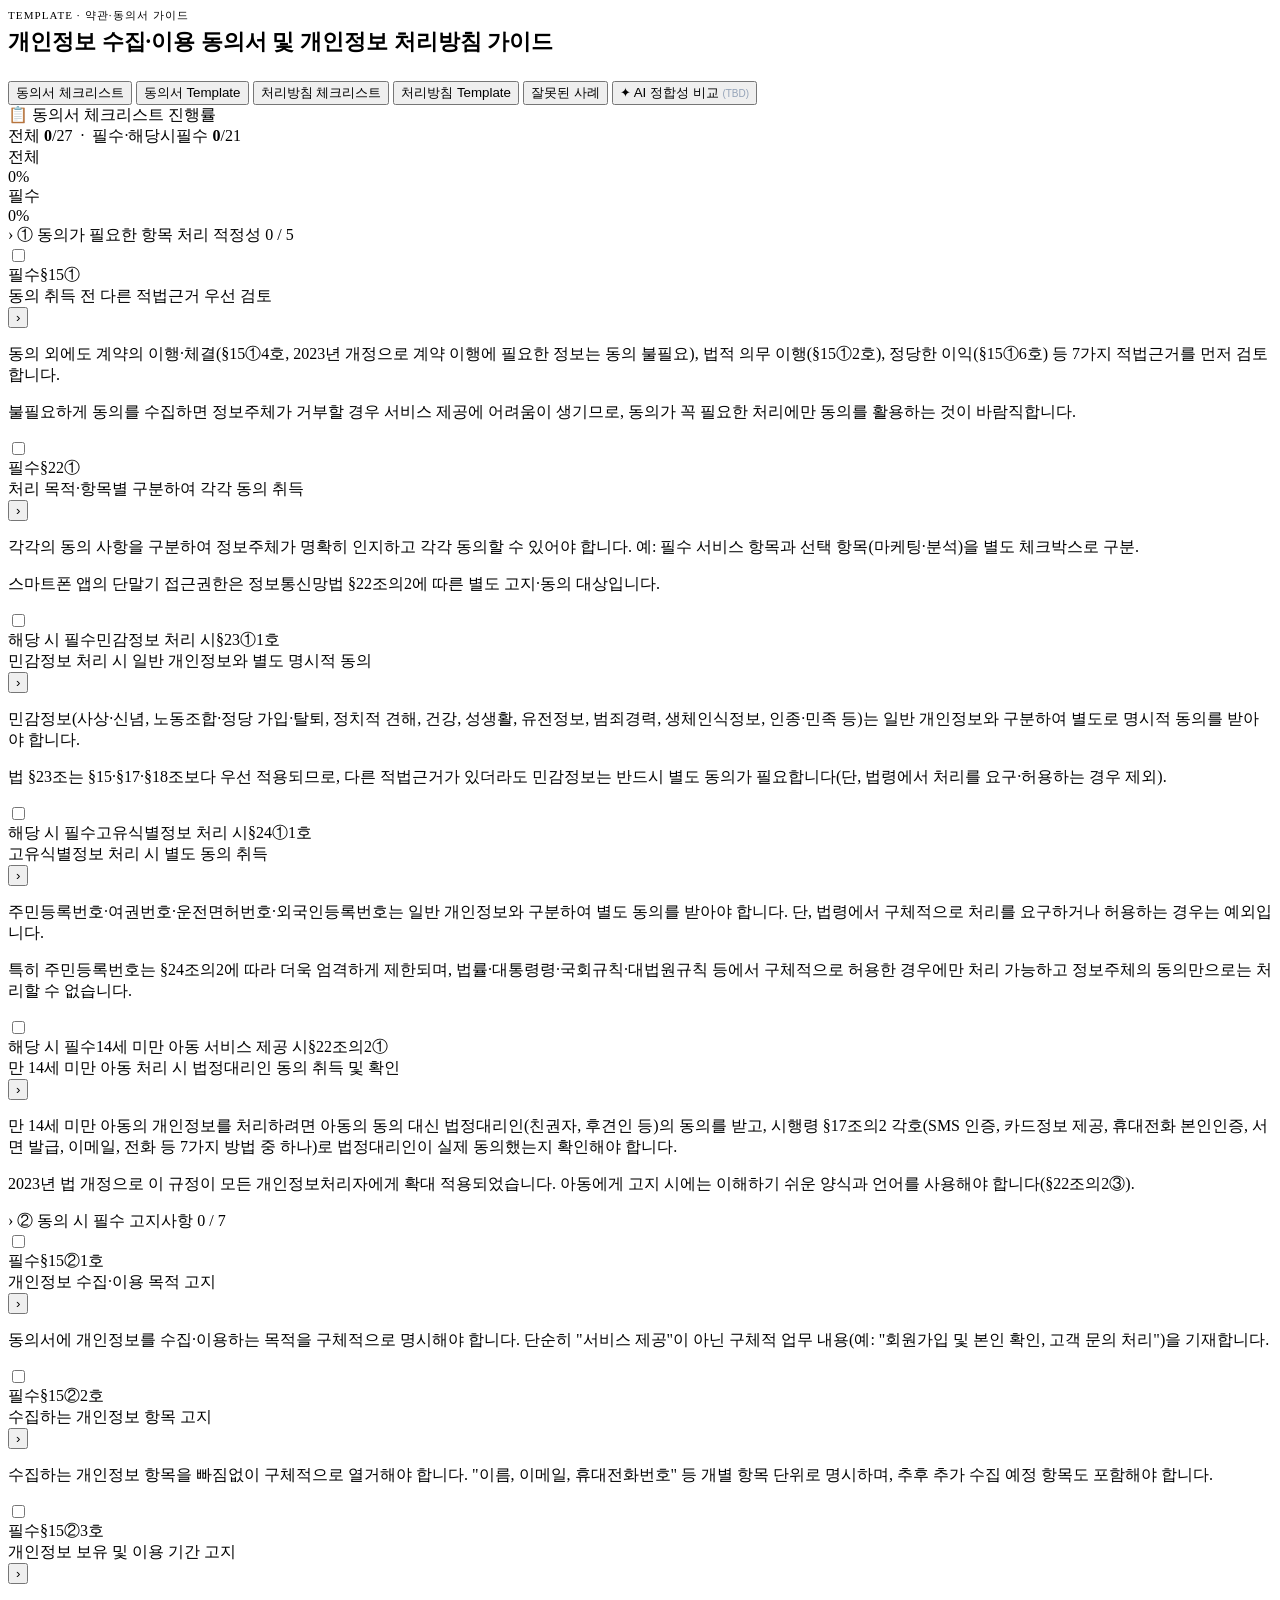
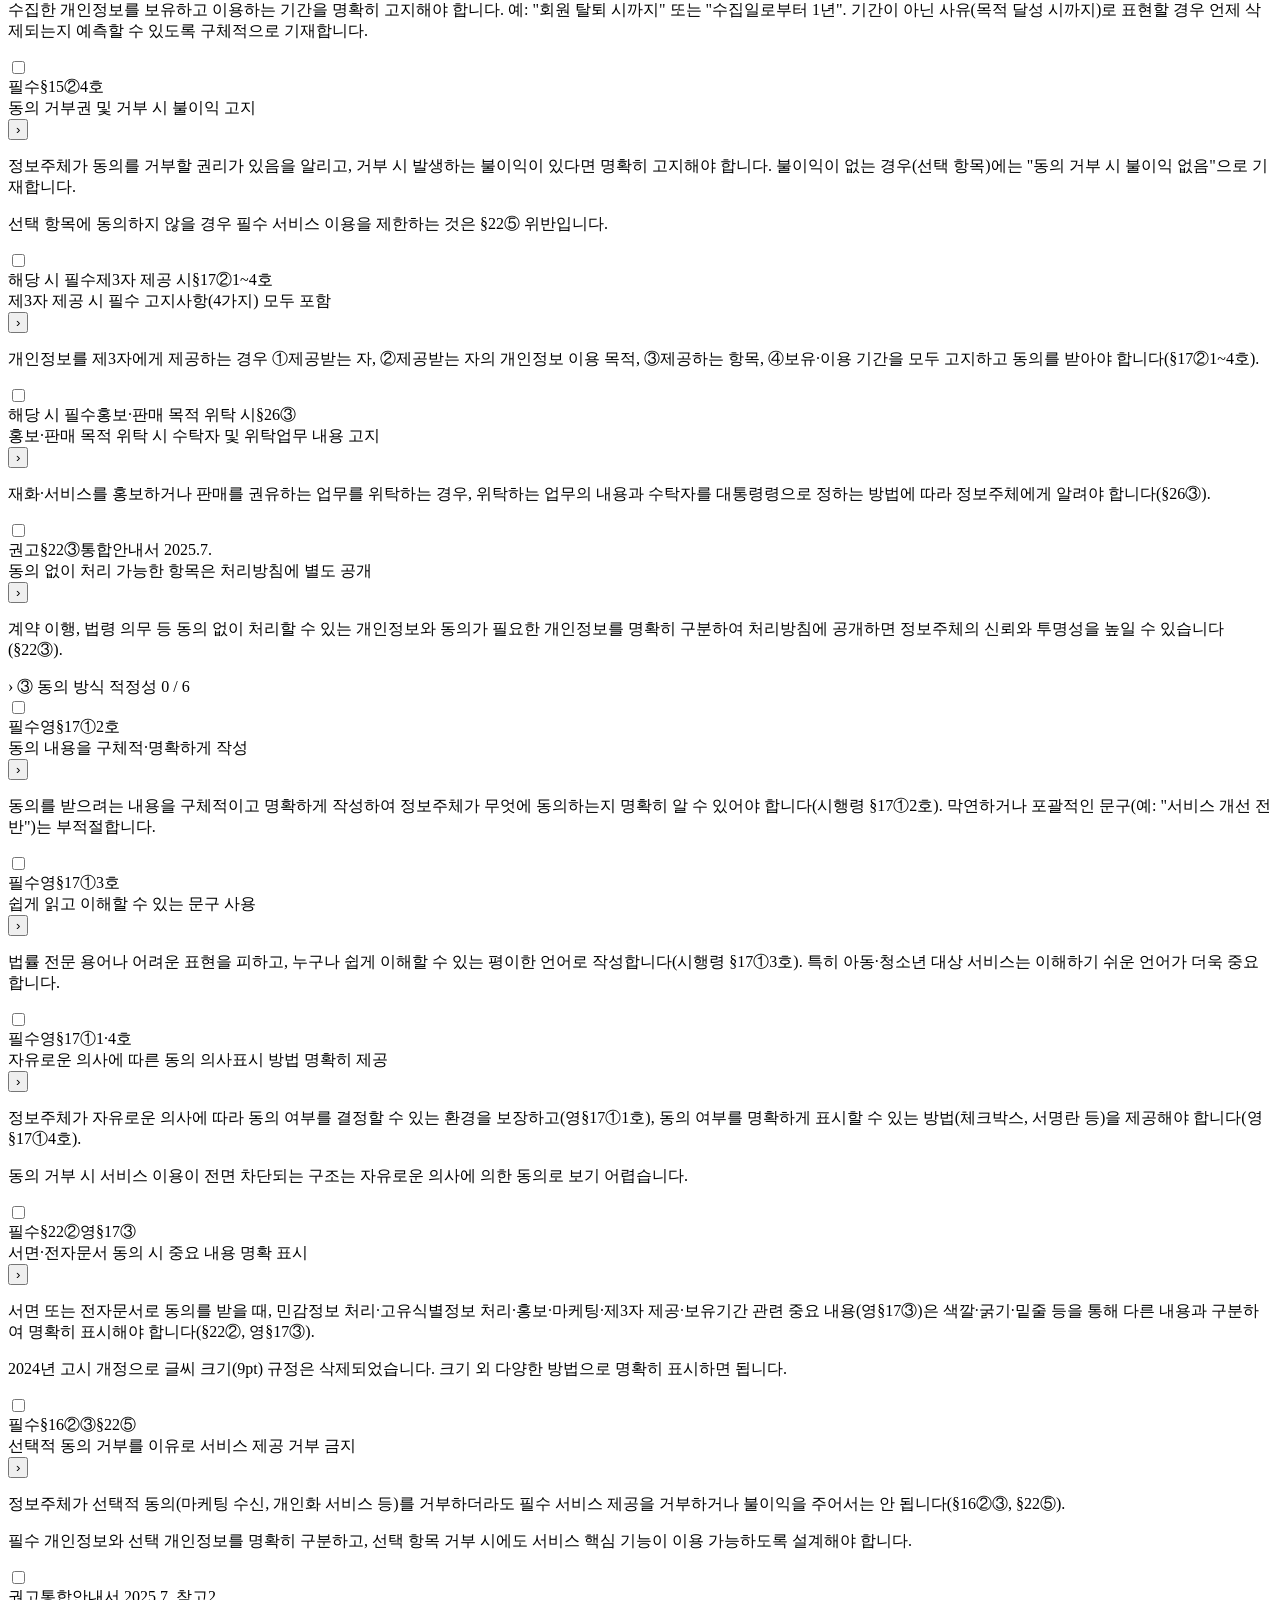
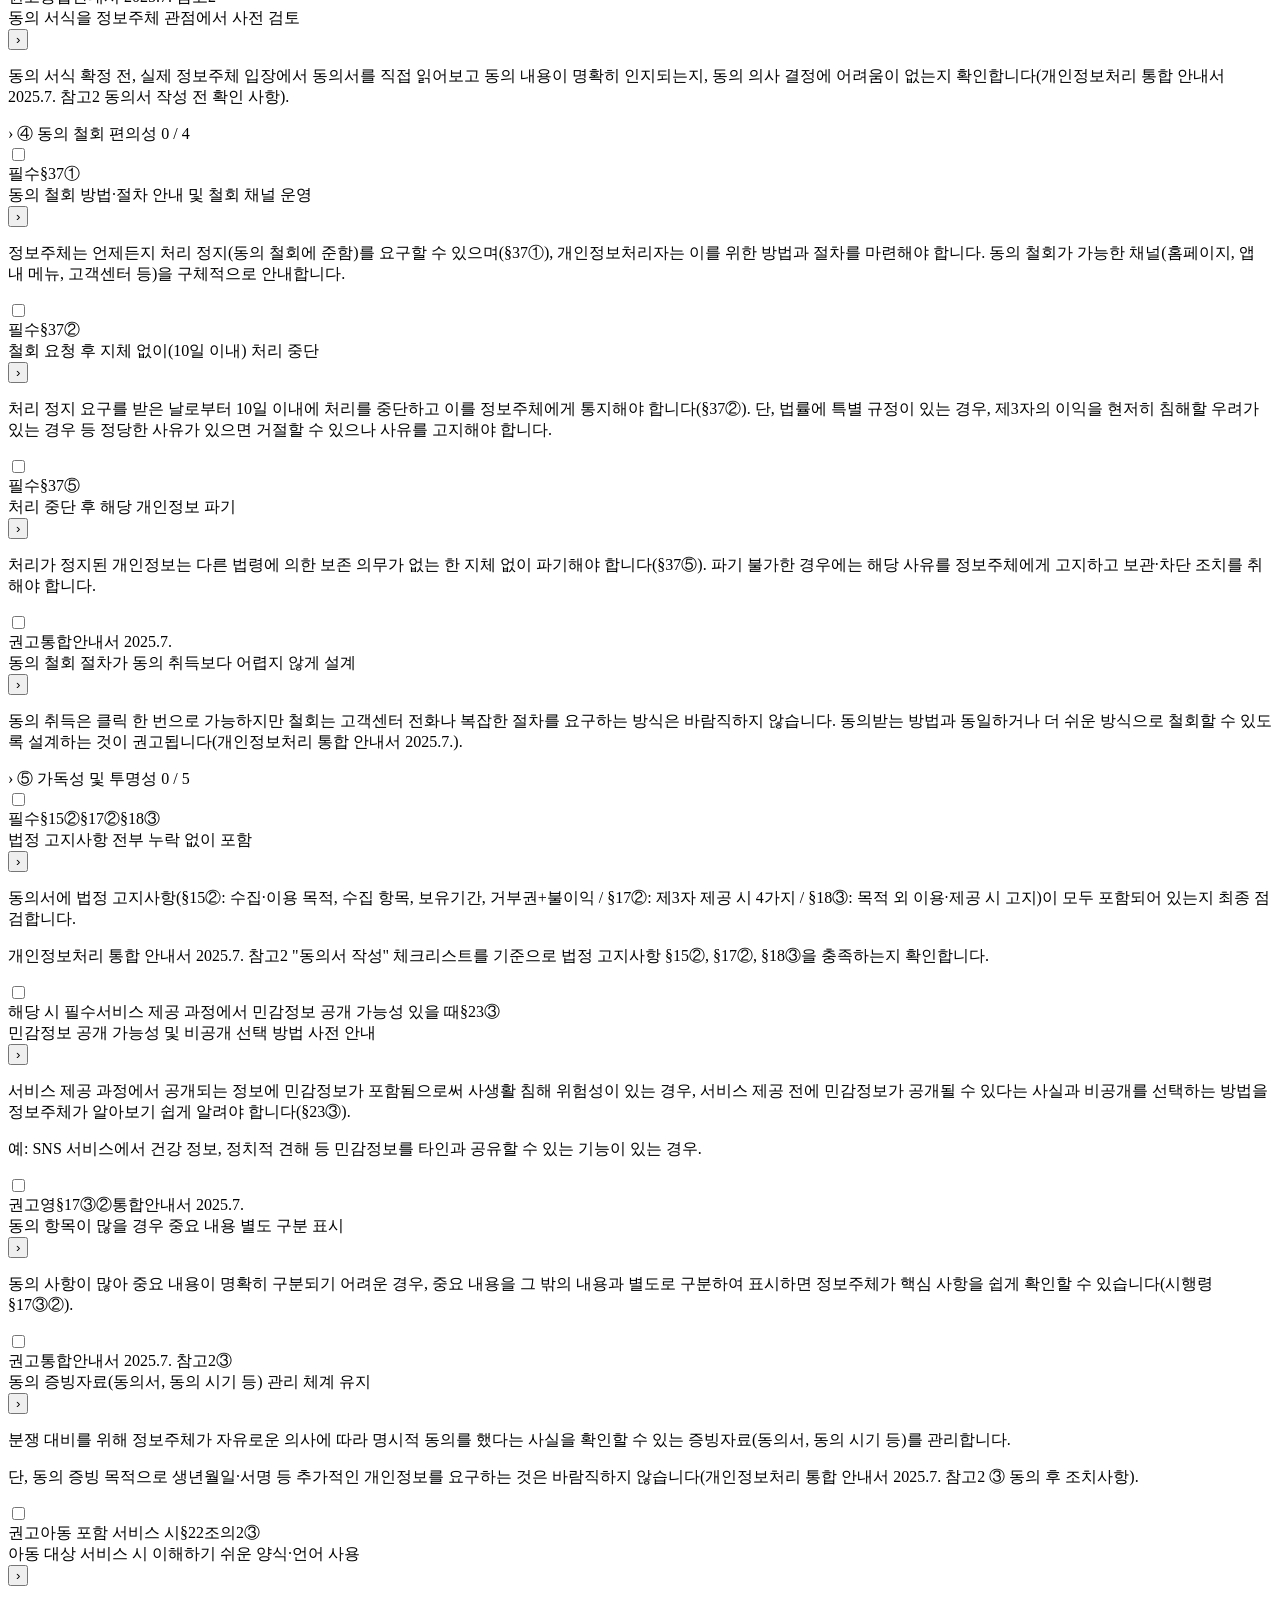
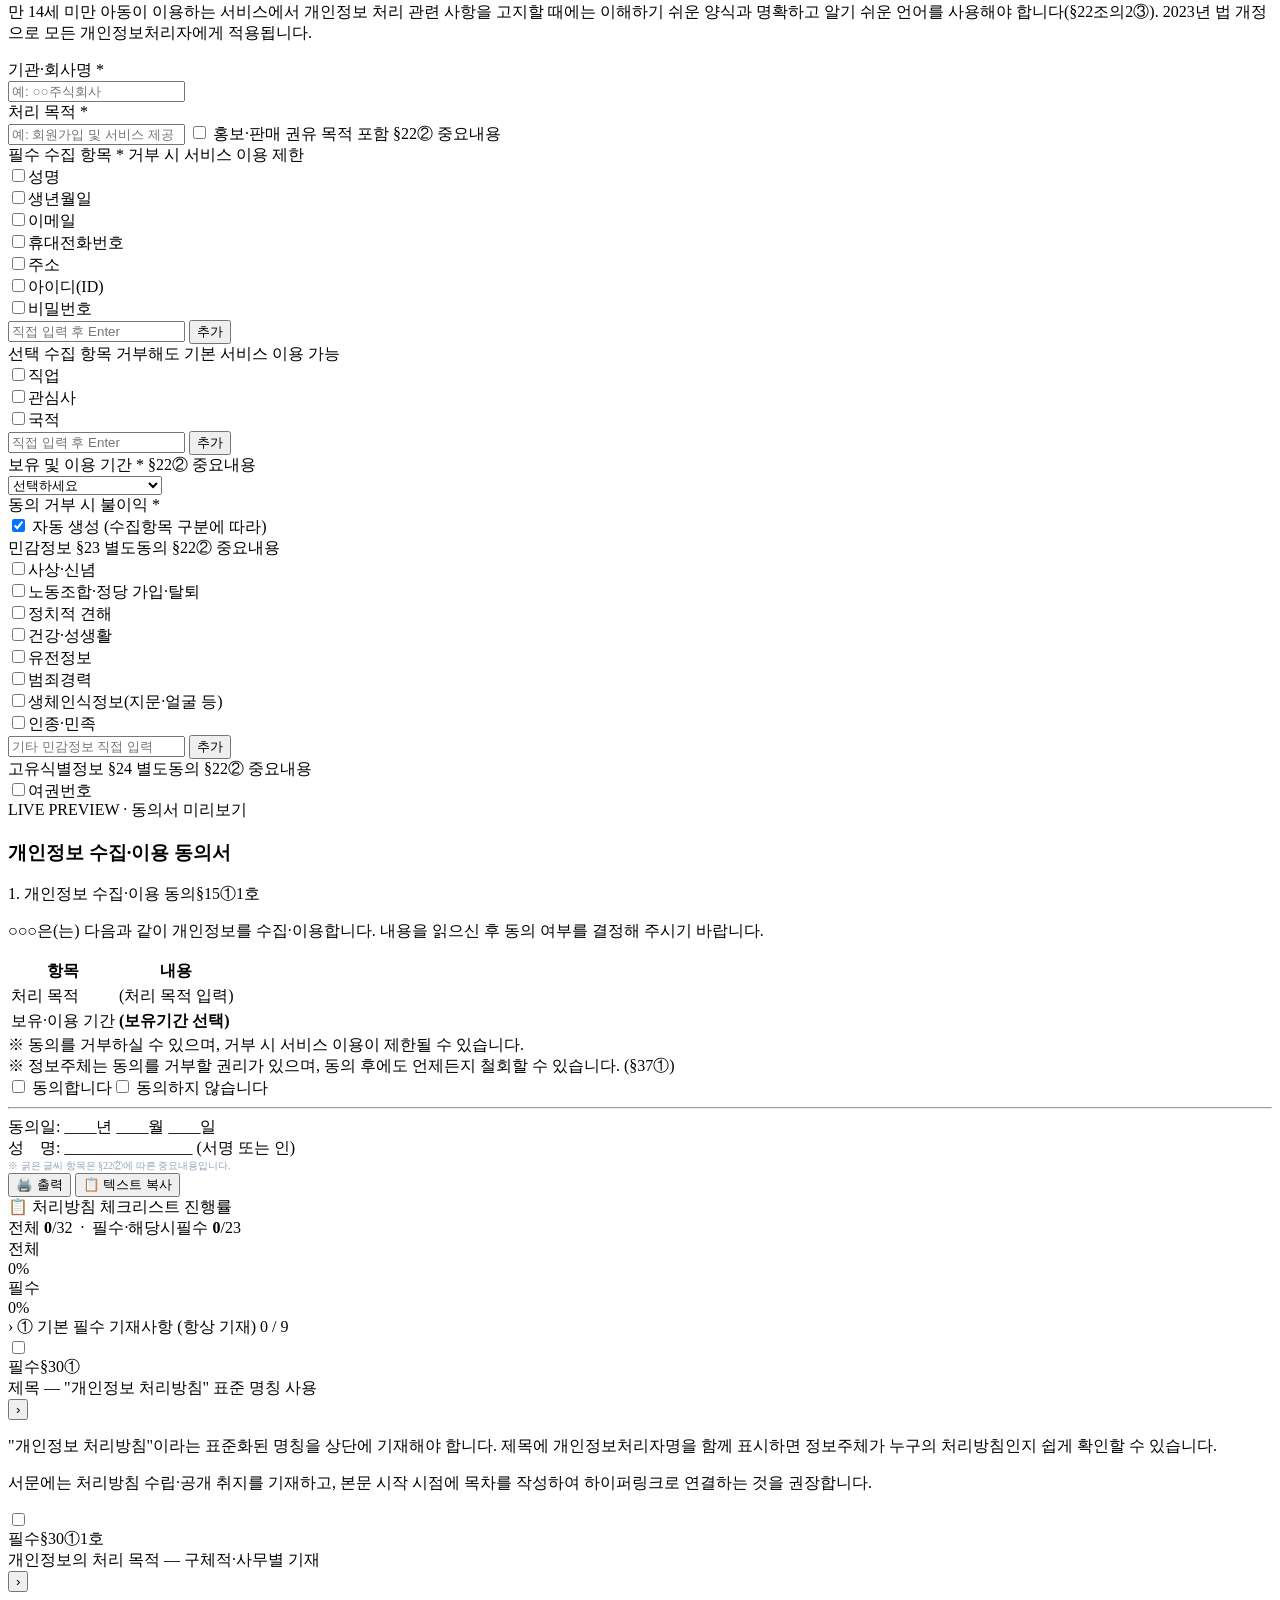
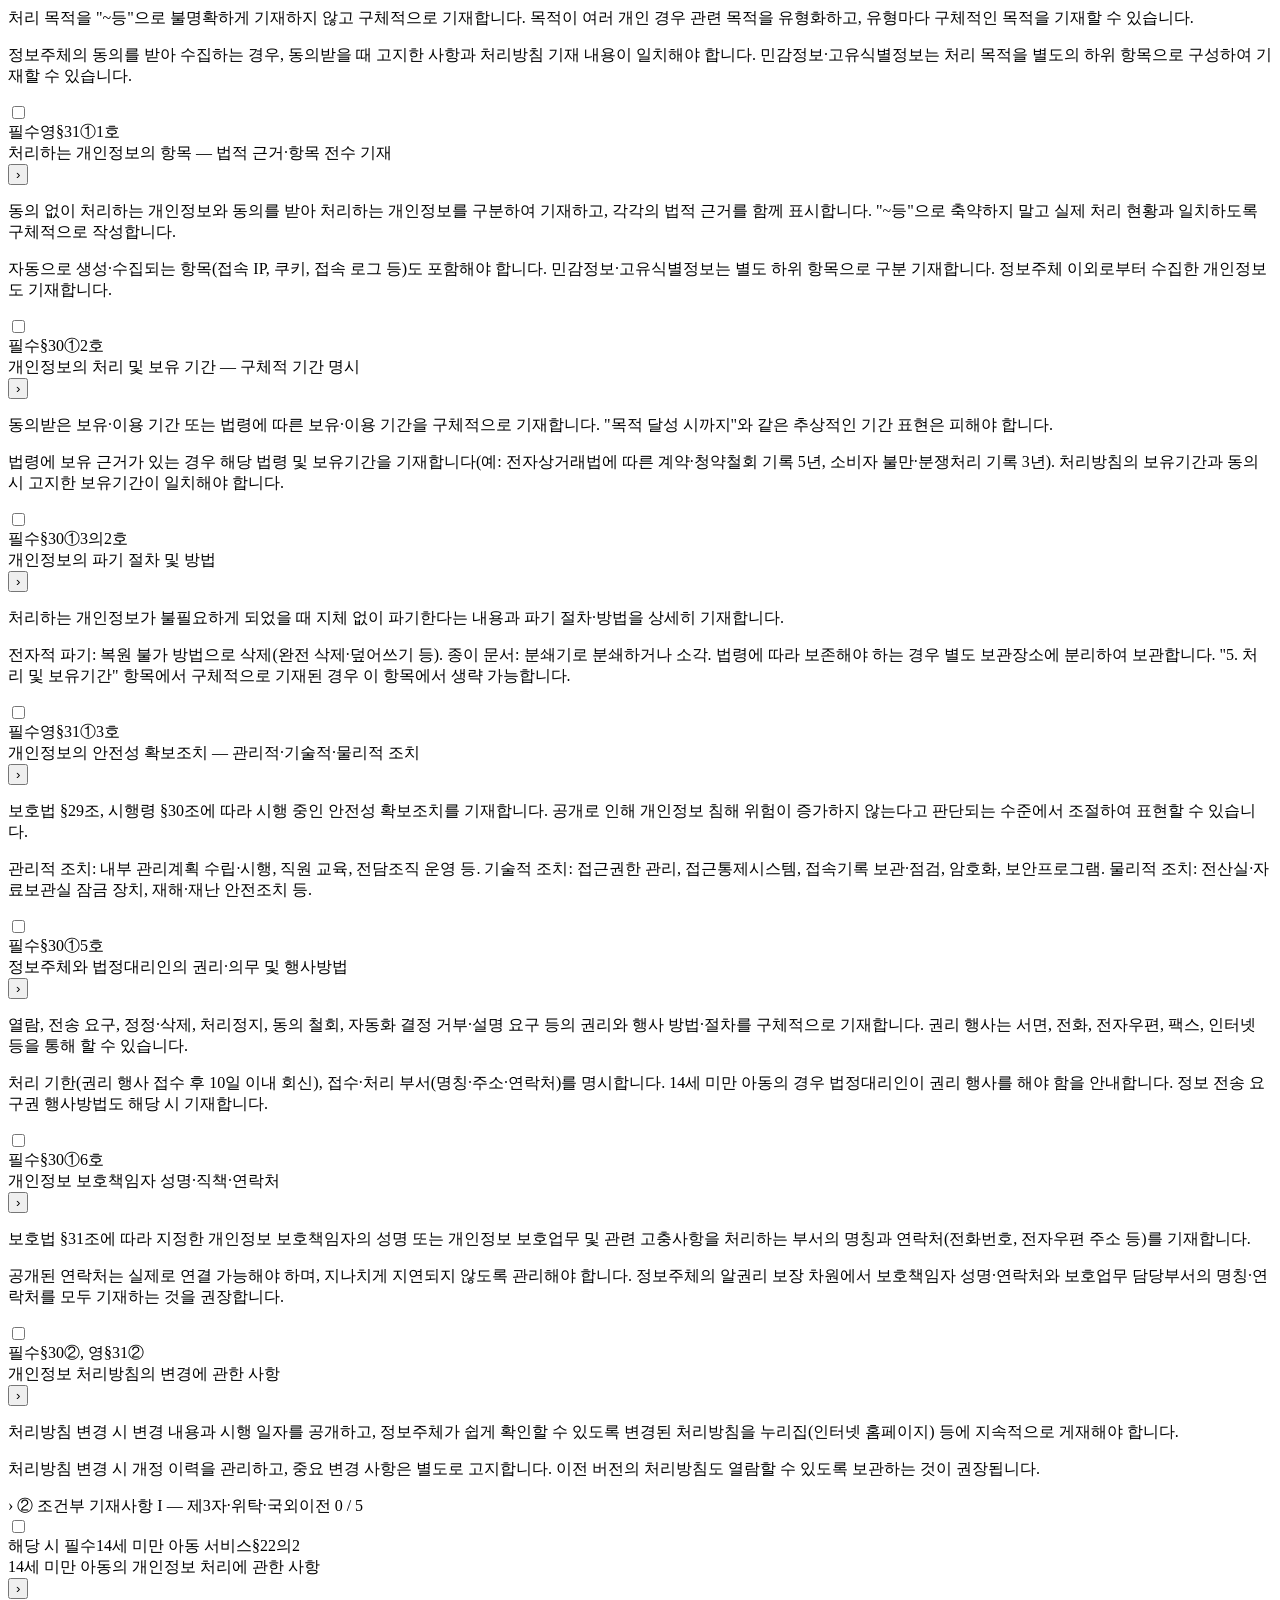
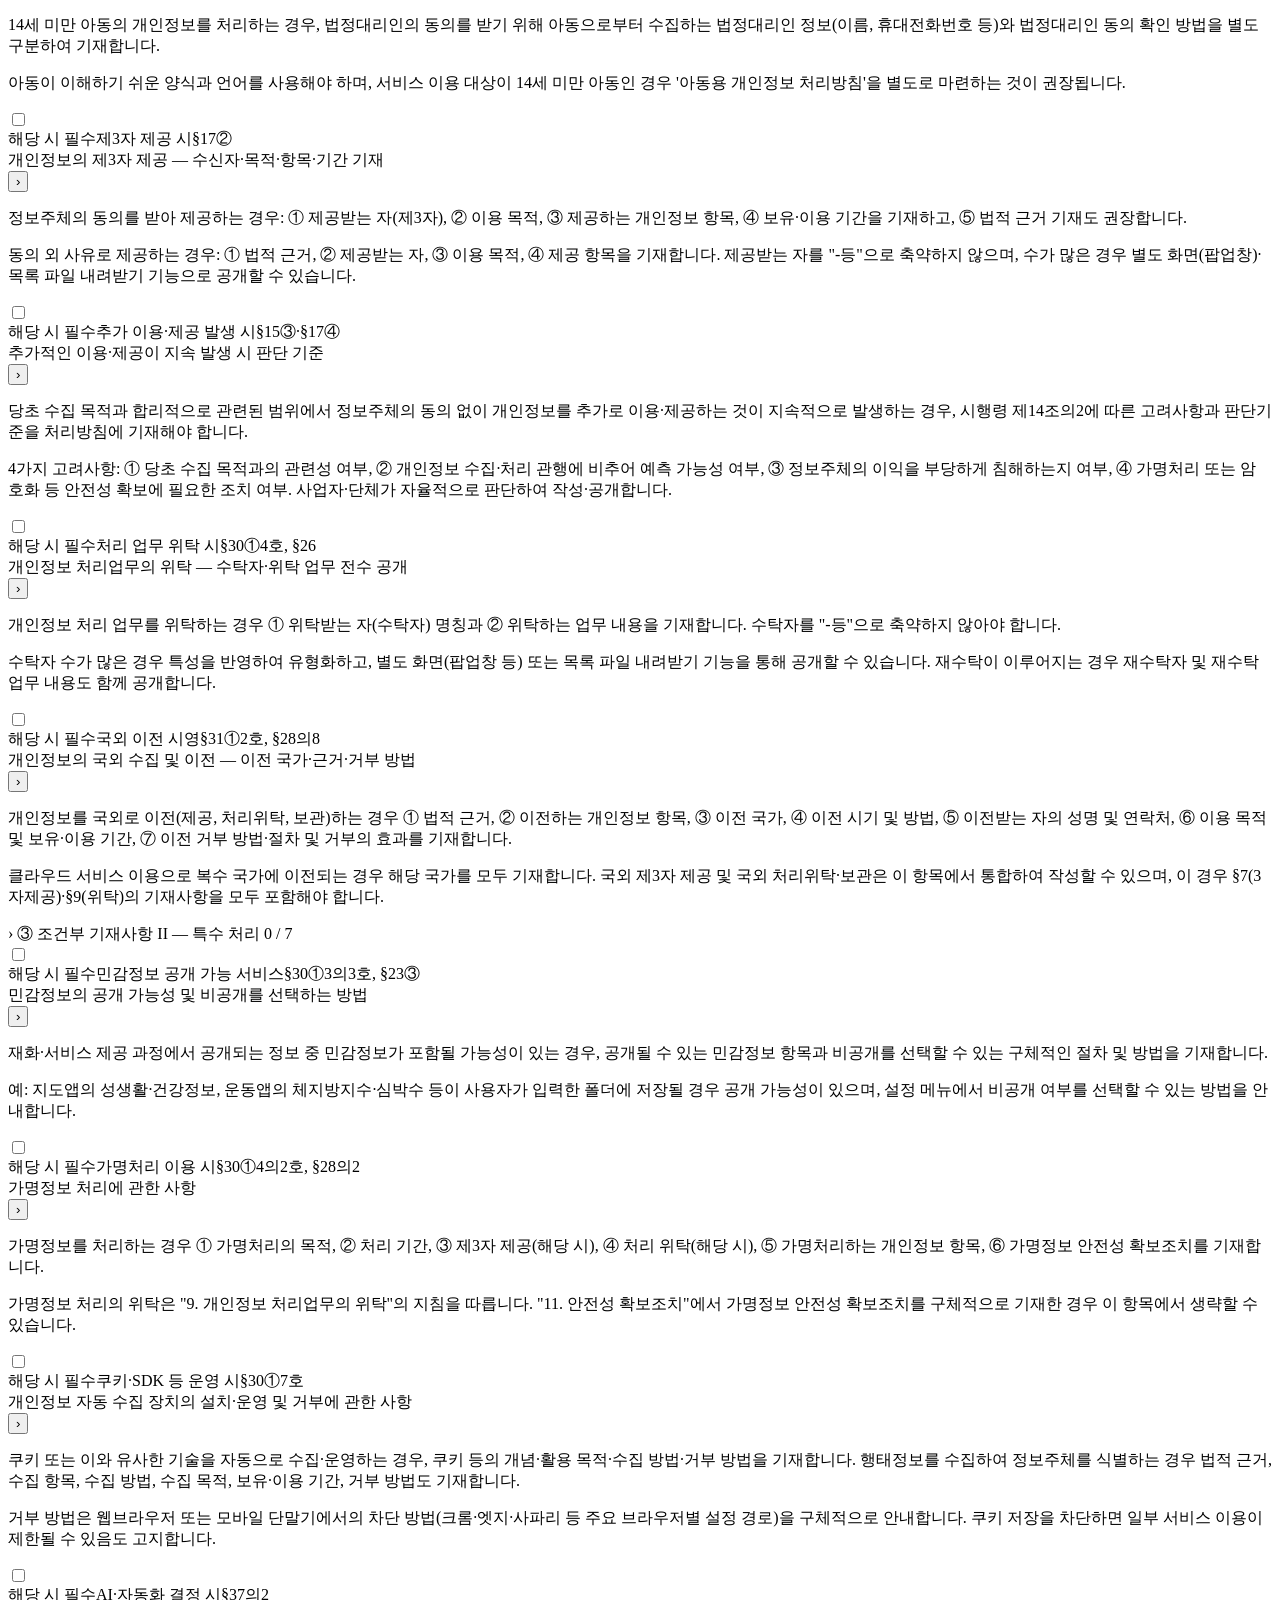
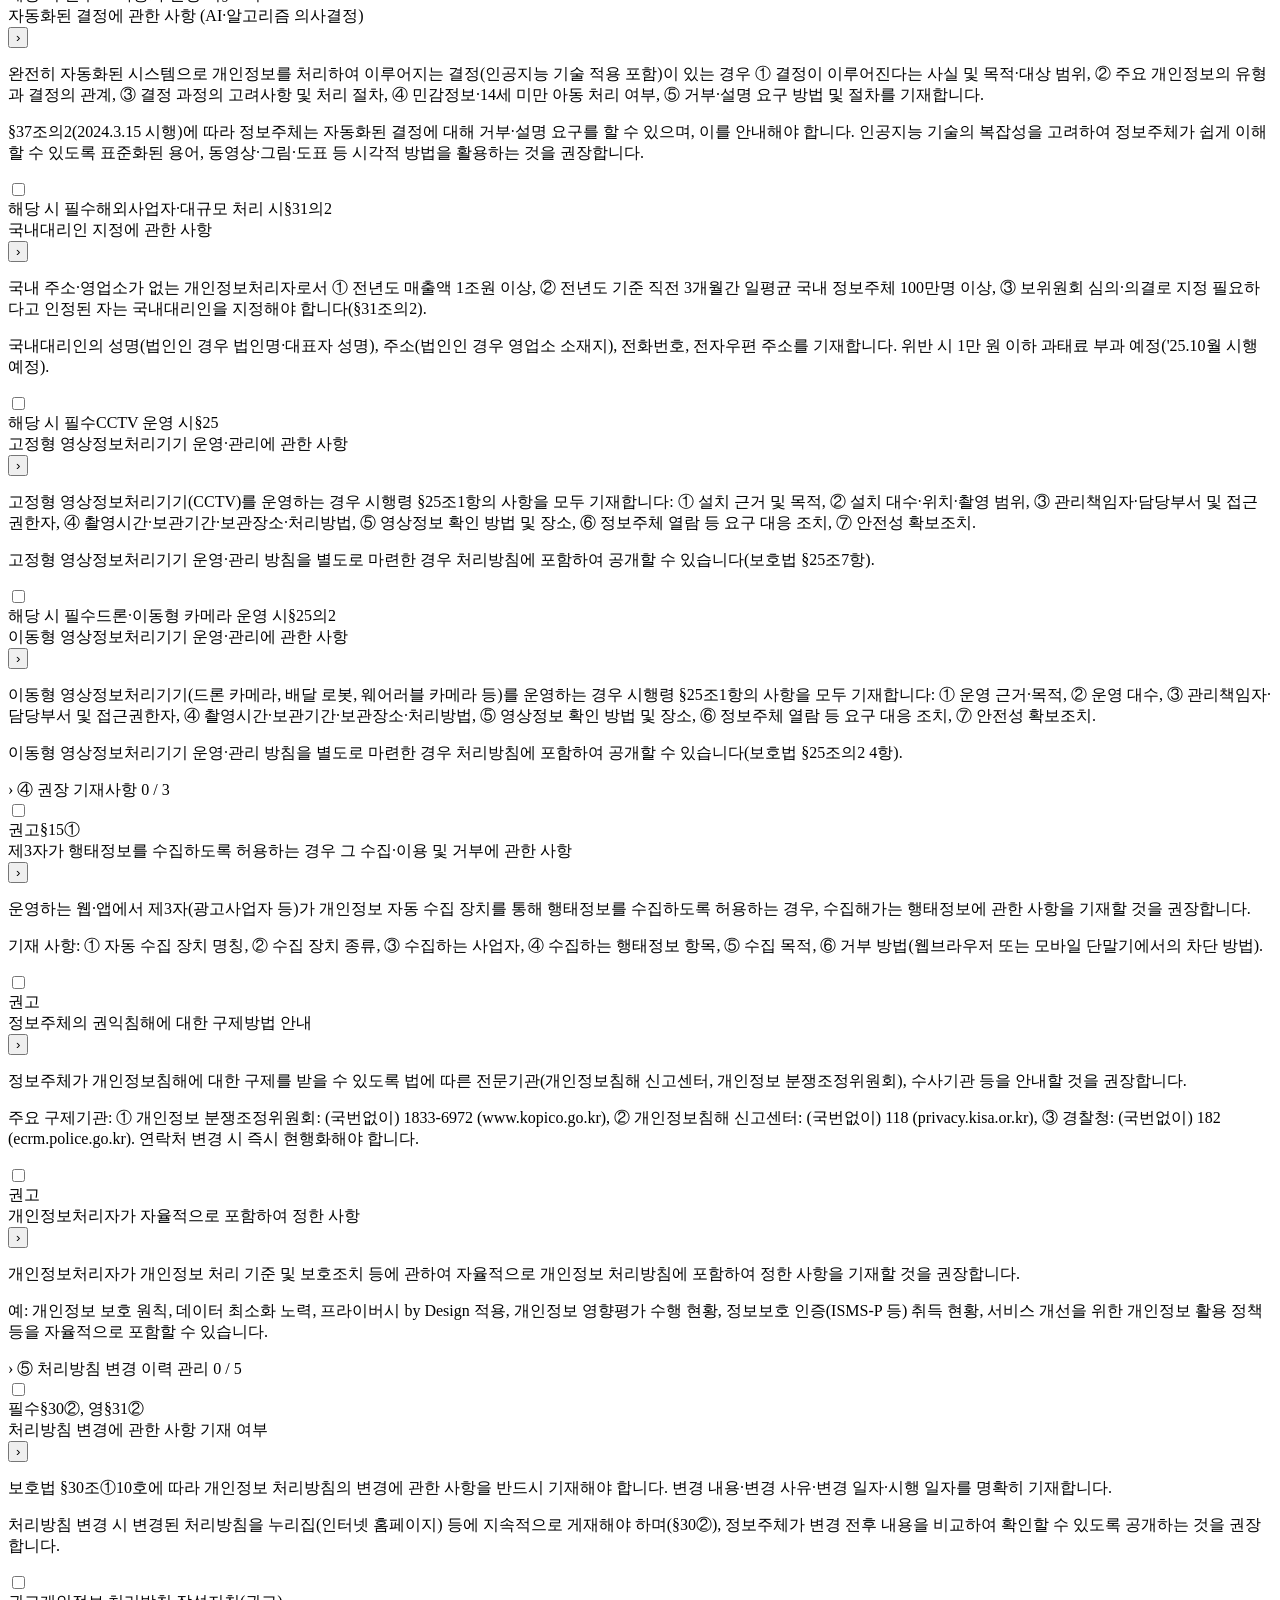
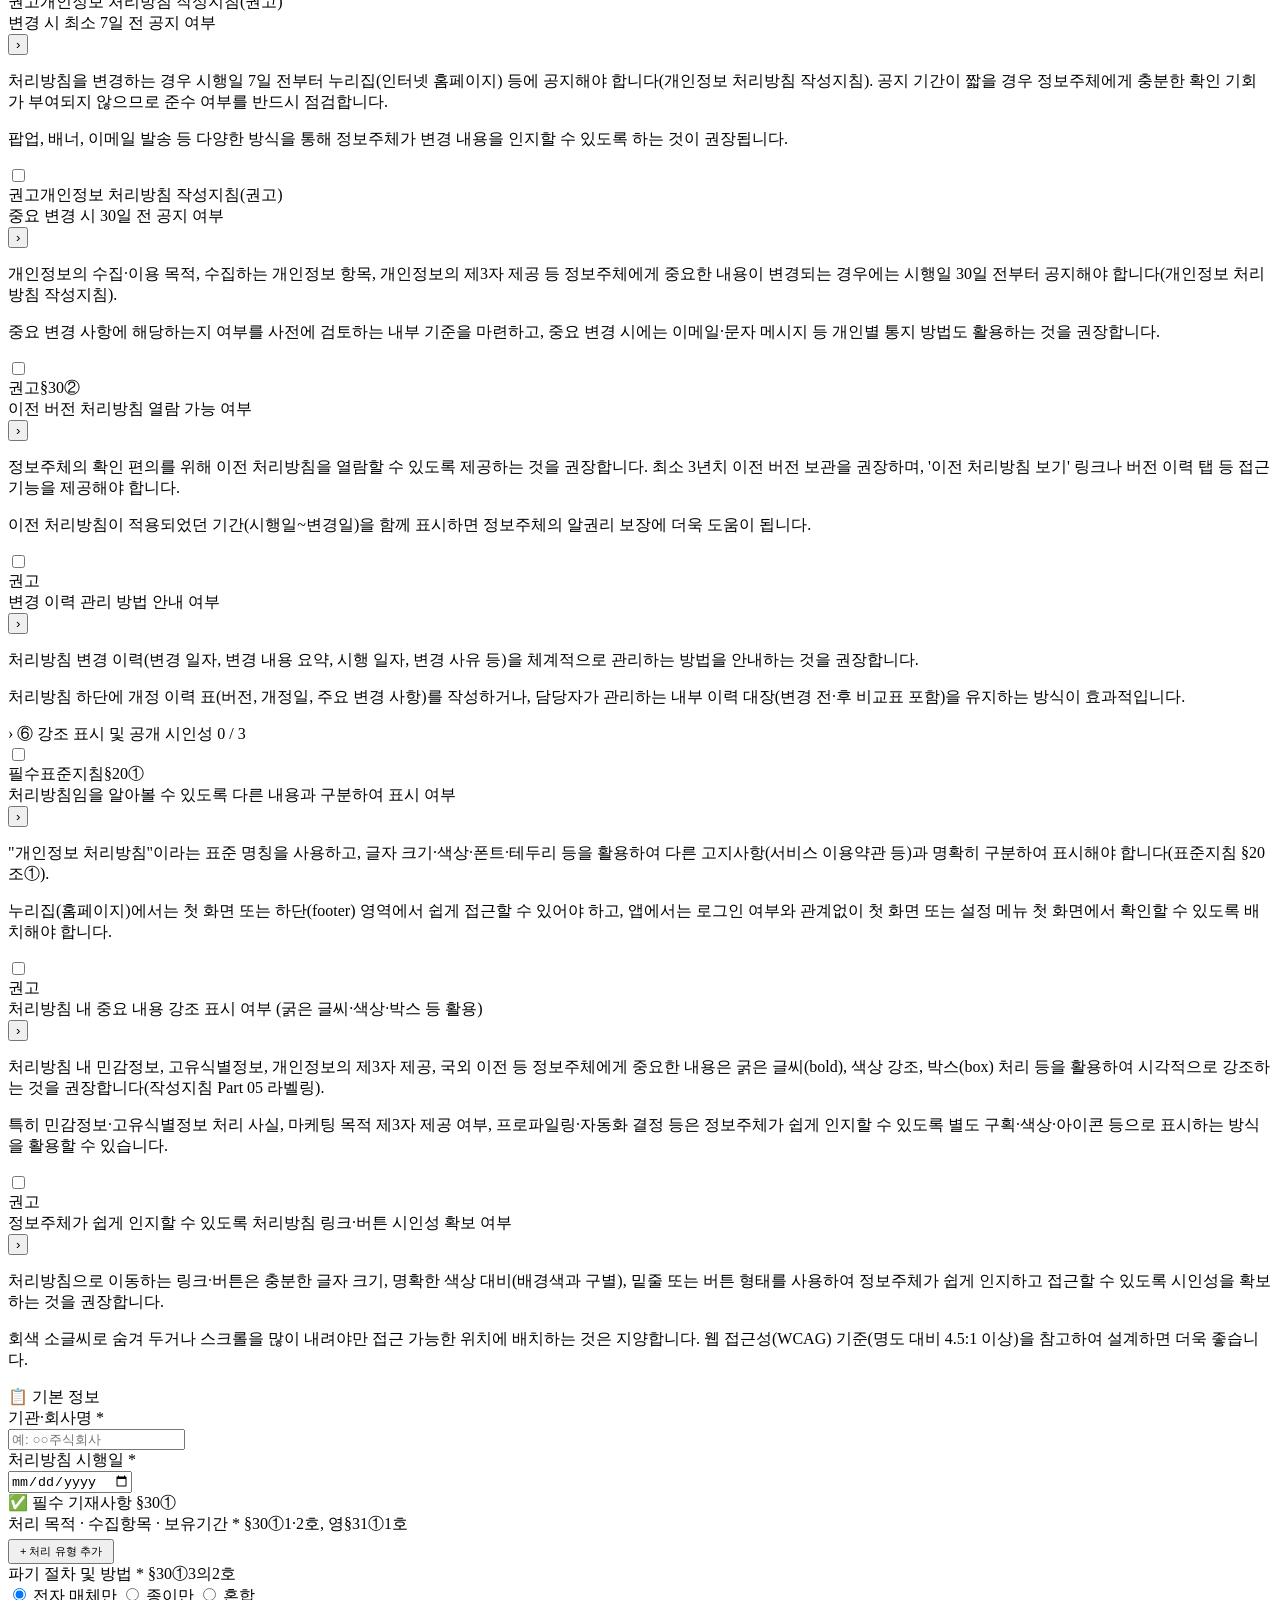
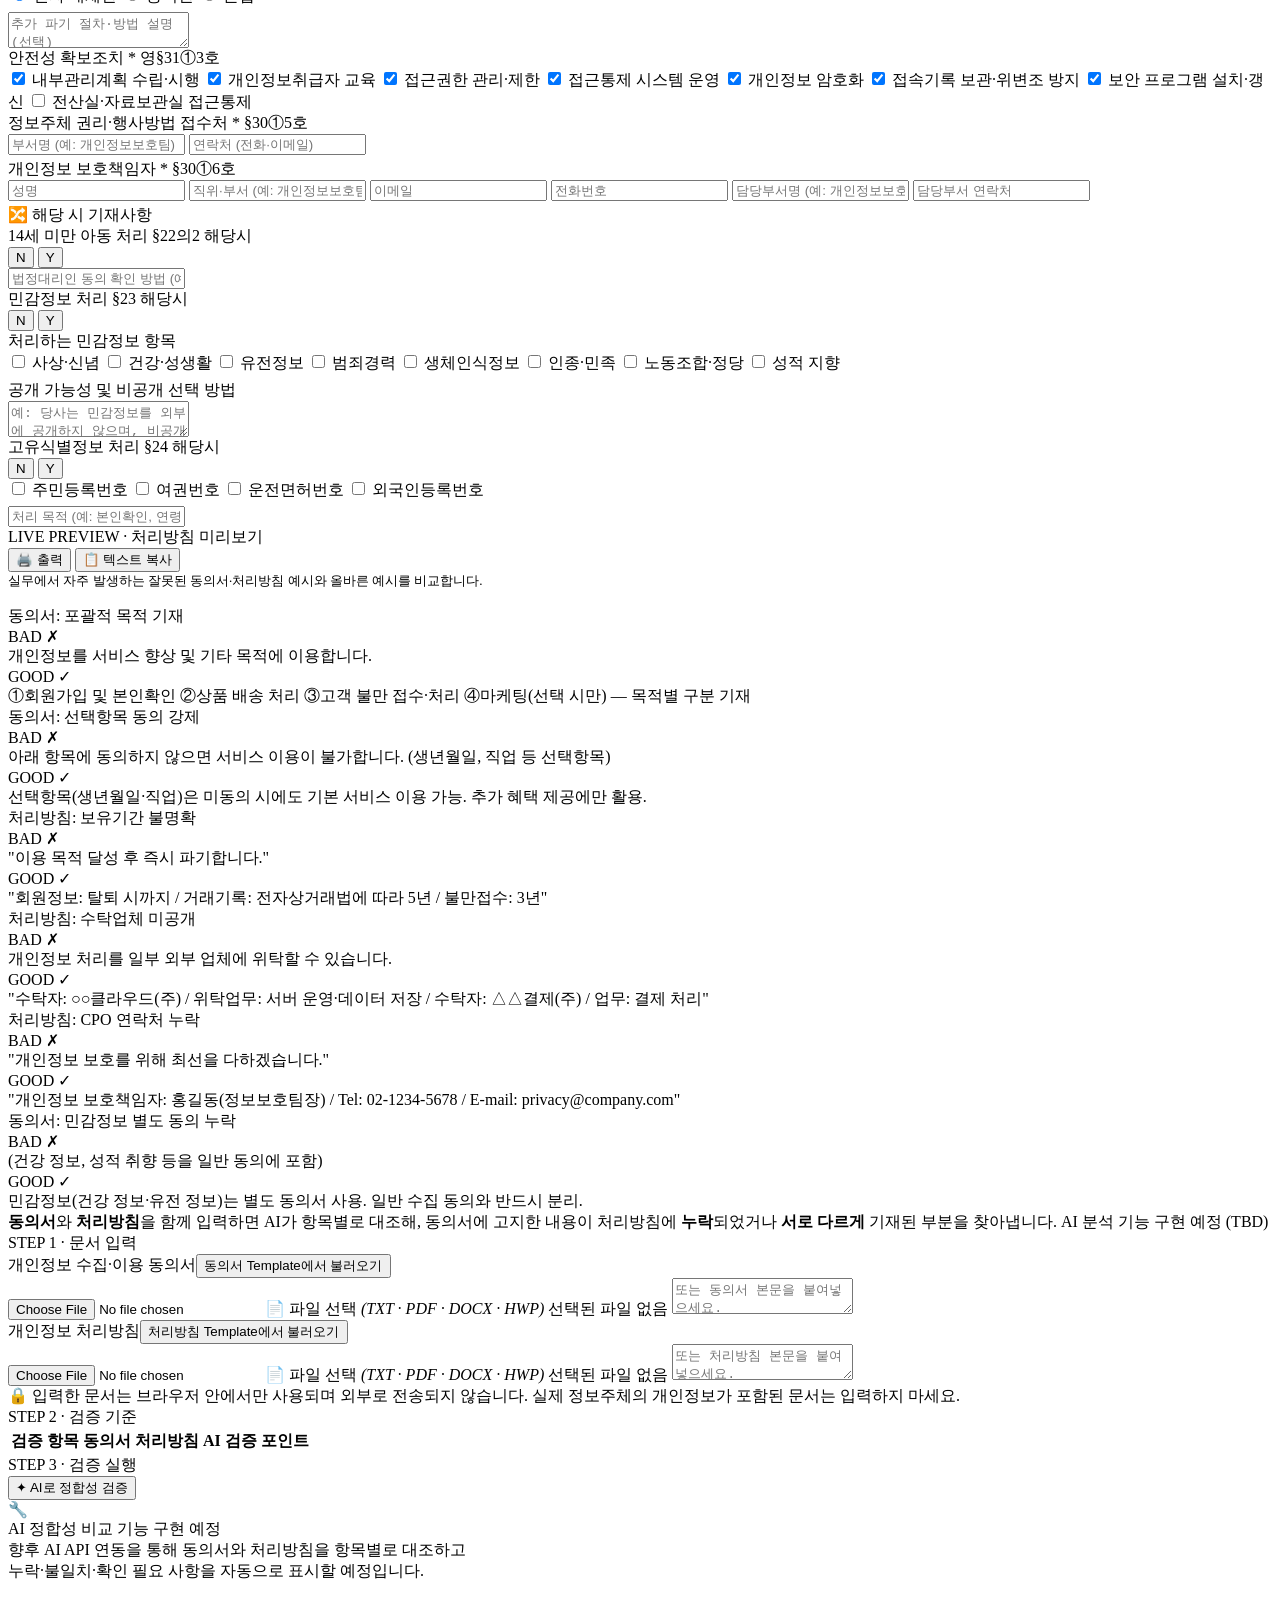
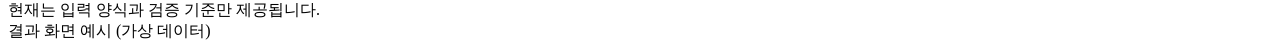
<file: template.html>
<div class="page" id="pg-template">
<div class="pg-wrap">
  <div style="margin-bottom:1.5rem">
    <div style="font-size:11px;color:var(--cyan);font-family:var(--mono);letter-spacing:.1em;margin-bottom:3px">TEMPLATE · 약관·동의서 가이드</div>
    <div style="font-size:1.4rem;font-weight:700;color:var(--text)">개인정보 수집·이용 동의서 및 개인정보 처리방침 가이드</div>
    <div class="law-date-row"><span class="law-date" data-law-date></span></div>
  </div>
  <div class="tmpl-tabs">
    <button class="tmpl-tab active" onclick="switchTmpl(0)">동의서 체크리스트</button>
    <button class="tmpl-tab" onclick="switchTmpl(1)">동의서 Template</button>
    <button class="tmpl-tab" onclick="switchTmpl(2)">처리방침 체크리스트</button>
    <button class="tmpl-tab" onclick="switchTmpl(3)">처리방침 Template</button>
    <button class="tmpl-tab" onclick="switchTmpl(4)">잘못된 사례</button>
    <button class="tmpl-tab wip" onclick="switchTmpl(5)">✦ AI 정합성 비교 <span style="font-size:10px;color:#94a3b8;font-weight:400">(TBD)</span></button>
  </div>

  <!-- ① 동의서 체크리스트 -->
  <div class="tmpl-panel active" id="tab-checklist-consent">
  <div class="cl-wrap">

    <!-- 진행률 카드 -->
    <div class="cl-progress-card">
      <div class="cl-progress-top">
        <div class="cl-progress-title">📋 동의서 체크리스트 진행률</div>
        <div class="cl-progress-stat">전체 <strong id="cl-done">0</strong>/27 &nbsp;·&nbsp; 필수·해당시필수 <strong id="cl-mand-done">0</strong>/21</div>
      </div>
      <div class="cl-bar-row">
        <div class="cl-bar-label">전체</div>
        <div class="cl-bar-track"><div class="cl-bar-fill" id="cl-bar-all"></div></div>
        <div class="cl-bar-pct" id="cl-pct-all">0%</div>
      </div>
      <div class="cl-bar-row">
        <div class="cl-bar-label">필수</div>
        <div class="cl-bar-track"><div class="cl-bar-fill mand" id="cl-bar-mand"></div></div>
        <div class="cl-bar-pct" id="cl-pct-mand">0%</div>
      </div>
    </div>

    <!-- ① 동의가 필요한 항목 처리 적정성 -->
    <div class="cl-section" id="cls-1">
      <div class="cl-section-hd" onclick="clToggleSection('cls-1')">
        <span class="cl-section-arrow open">›</span>
        <span class="cl-section-title">① 동의가 필요한 항목 처리 적정성</span>
        <span class="cl-section-cnt" id="cls-1-cnt">0 / 5</span>
      </div>
      <div class="cl-section-bd open">

        <div class="cl-item" data-mand="1">
          <div class="cl-item-row">
            <label class="cl-chk-wrap"><input type="checkbox" class="cl-chk" onchange="clUpdate()"></label>
            <div class="cl-item-body" onclick="clToggleDetail(this.closest('.cl-item'))">
              <div class="cl-badges-row"><span class="cl-b req">필수</span><span class="cl-b law">§15①</span></div>
              <div class="cl-item-title">동의 취득 전 다른 적법근거 우선 검토</div>
            </div>
            <button class="cl-toggle-btn open" onclick="clToggleDetail(this.closest('.cl-item'))">›</button>
          </div>
          <div class="cl-item-detail open">
            <p>동의 외에도 계약의 이행·체결(§15①4호, 2023년 개정으로 계약 이행에 필요한 정보는 동의 불필요), 법적 의무 이행(§15①2호), 정당한 이익(§15①6호) 등 7가지 적법근거를 먼저 검토합니다.</p>
            <p>불필요하게 동의를 수집하면 정보주체가 거부할 경우 서비스 제공에 어려움이 생기므로, 동의가 꼭 필요한 처리에만 동의를 활용하는 것이 바람직합니다.</p>
          </div>
        </div>

        <div class="cl-item" data-mand="1">
          <div class="cl-item-row">
            <label class="cl-chk-wrap"><input type="checkbox" class="cl-chk" onchange="clUpdate()"></label>
            <div class="cl-item-body" onclick="clToggleDetail(this.closest('.cl-item'))">
              <div class="cl-badges-row"><span class="cl-b req">필수</span><span class="cl-b law">§22①</span></div>
              <div class="cl-item-title">처리 목적·항목별 구분하여 각각 동의 취득</div>
            </div>
            <button class="cl-toggle-btn" onclick="clToggleDetail(this.closest('.cl-item'))">›</button>
          </div>
          <div class="cl-item-detail">
            <p>각각의 동의 사항을 구분하여 정보주체가 명확히 인지하고 각각 동의할 수 있어야 합니다. 예: 필수 서비스 항목과 선택 항목(마케팅·분석)을 별도 체크박스로 구분.</p>
            <p>스마트폰 앱의 단말기 접근권한은 정보통신망법 §22조의2에 따른 별도 고지·동의 대상입니다.</p>
          </div>
        </div>

        <div class="cl-item" data-mand="1">
          <div class="cl-item-row">
            <label class="cl-chk-wrap"><input type="checkbox" class="cl-chk" onchange="clUpdate()"></label>
            <div class="cl-item-body" onclick="clToggleDetail(this.closest('.cl-item'))">
              <div class="cl-badges-row"><span class="cl-b cond">해당 시 필수</span><span class="cl-b cond-txt">민감정보 처리 시</span><span class="cl-b law">§23①1호</span></div>
              <div class="cl-item-title">민감정보 처리 시 일반 개인정보와 별도 명시적 동의</div>
            </div>
            <button class="cl-toggle-btn" onclick="clToggleDetail(this.closest('.cl-item'))">›</button>
          </div>
          <div class="cl-item-detail">
            <p>민감정보(사상·신념, 노동조합·정당 가입·탈퇴, 정치적 견해, 건강, 성생활, 유전정보, 범죄경력, 생체인식정보, 인종·민족 등)는 일반 개인정보와 구분하여 별도로 명시적 동의를 받아야 합니다.</p>
            <p>법 §23조는 §15·§17·§18조보다 우선 적용되므로, 다른 적법근거가 있더라도 민감정보는 반드시 별도 동의가 필요합니다(단, 법령에서 처리를 요구·허용하는 경우 제외).</p>
          </div>
        </div>

        <div class="cl-item" data-mand="1">
          <div class="cl-item-row">
            <label class="cl-chk-wrap"><input type="checkbox" class="cl-chk" onchange="clUpdate()"></label>
            <div class="cl-item-body" onclick="clToggleDetail(this.closest('.cl-item'))">
              <div class="cl-badges-row"><span class="cl-b cond">해당 시 필수</span><span class="cl-b cond-txt">고유식별정보 처리 시</span><span class="cl-b law">§24①1호</span></div>
              <div class="cl-item-title">고유식별정보 처리 시 별도 동의 취득</div>
            </div>
            <button class="cl-toggle-btn" onclick="clToggleDetail(this.closest('.cl-item'))">›</button>
          </div>
          <div class="cl-item-detail">
            <p>주민등록번호·여권번호·운전면허번호·외국인등록번호는 일반 개인정보와 구분하여 별도 동의를 받아야 합니다. 단, 법령에서 구체적으로 처리를 요구하거나 허용하는 경우는 예외입니다.</p>
            <p>특히 주민등록번호는 §24조의2에 따라 더욱 엄격하게 제한되며, 법률·대통령령·국회규칙·대법원규칙 등에서 구체적으로 허용한 경우에만 처리 가능하고 정보주체의 동의만으로는 처리할 수 없습니다.</p>
          </div>
        </div>

        <div class="cl-item" data-mand="1">
          <div class="cl-item-row">
            <label class="cl-chk-wrap"><input type="checkbox" class="cl-chk" onchange="clUpdate()"></label>
            <div class="cl-item-body" onclick="clToggleDetail(this.closest('.cl-item'))">
              <div class="cl-badges-row"><span class="cl-b cond">해당 시 필수</span><span class="cl-b cond-txt">14세 미만 아동 서비스 제공 시</span><span class="cl-b law">§22조의2①</span></div>
              <div class="cl-item-title">만 14세 미만 아동 처리 시 법정대리인 동의 취득 및 확인</div>
            </div>
            <button class="cl-toggle-btn" onclick="clToggleDetail(this.closest('.cl-item'))">›</button>
          </div>
          <div class="cl-item-detail">
            <p>만 14세 미만 아동의 개인정보를 처리하려면 아동의 동의 대신 법정대리인(친권자, 후견인 등)의 동의를 받고, 시행령 §17조의2 각호(SMS 인증, 카드정보 제공, 휴대전화 본인인증, 서면 발급, 이메일, 전화 등 7가지 방법 중 하나)로 법정대리인이 실제 동의했는지 확인해야 합니다.</p>
            <p>2023년 법 개정으로 이 규정이 모든 개인정보처리자에게 확대 적용되었습니다. 아동에게 고지 시에는 이해하기 쉬운 양식과 언어를 사용해야 합니다(§22조의2③).</p>
          </div>
        </div>

      </div>
    </div>

    <!-- ② 동의 시 필수 고지사항 -->
    <div class="cl-section" id="cls-2">
      <div class="cl-section-hd" onclick="clToggleSection('cls-2')">
        <span class="cl-section-arrow open">›</span>
        <span class="cl-section-title">② 동의 시 필수 고지사항</span>
        <span class="cl-section-cnt" id="cls-2-cnt">0 / 7</span>
      </div>
      <div class="cl-section-bd open">

        <div class="cl-item" data-mand="1">
          <div class="cl-item-row">
            <label class="cl-chk-wrap"><input type="checkbox" class="cl-chk" onchange="clUpdate()"></label>
            <div class="cl-item-body" onclick="clToggleDetail(this.closest('.cl-item'))">
              <div class="cl-badges-row"><span class="cl-b req">필수</span><span class="cl-b law">§15②1호</span></div>
              <div class="cl-item-title">개인정보 수집·이용 목적 고지</div>
            </div>
            <button class="cl-toggle-btn" onclick="clToggleDetail(this.closest('.cl-item'))">›</button>
          </div>
          <div class="cl-item-detail">
            <p>동의서에 개인정보를 수집·이용하는 목적을 구체적으로 명시해야 합니다. 단순히 "서비스 제공"이 아닌 구체적 업무 내용(예: "회원가입 및 본인 확인, 고객 문의 처리")을 기재합니다.</p>
          </div>
        </div>

        <div class="cl-item" data-mand="1">
          <div class="cl-item-row">
            <label class="cl-chk-wrap"><input type="checkbox" class="cl-chk" onchange="clUpdate()"></label>
            <div class="cl-item-body" onclick="clToggleDetail(this.closest('.cl-item'))">
              <div class="cl-badges-row"><span class="cl-b req">필수</span><span class="cl-b law">§15②2호</span></div>
              <div class="cl-item-title">수집하는 개인정보 항목 고지</div>
            </div>
            <button class="cl-toggle-btn" onclick="clToggleDetail(this.closest('.cl-item'))">›</button>
          </div>
          <div class="cl-item-detail">
            <p>수집하는 개인정보 항목을 빠짐없이 구체적으로 열거해야 합니다. "이름, 이메일, 휴대전화번호" 등 개별 항목 단위로 명시하며, 추후 추가 수집 예정 항목도 포함해야 합니다.</p>
          </div>
        </div>

        <div class="cl-item" data-mand="1">
          <div class="cl-item-row">
            <label class="cl-chk-wrap"><input type="checkbox" class="cl-chk" onchange="clUpdate()"></label>
            <div class="cl-item-body" onclick="clToggleDetail(this.closest('.cl-item'))">
              <div class="cl-badges-row"><span class="cl-b req">필수</span><span class="cl-b law">§15②3호</span></div>
              <div class="cl-item-title">개인정보 보유 및 이용 기간 고지</div>
            </div>
            <button class="cl-toggle-btn" onclick="clToggleDetail(this.closest('.cl-item'))">›</button>
          </div>
          <div class="cl-item-detail">
            <p>수집한 개인정보를 보유하고 이용하는 기간을 명확히 고지해야 합니다. 예: "회원 탈퇴 시까지" 또는 "수집일로부터 1년". 기간이 아닌 사유(목적 달성 시까지)로 표현할 경우 언제 삭제되는지 예측할 수 있도록 구체적으로 기재합니다.</p>
          </div>
        </div>

        <div class="cl-item" data-mand="1">
          <div class="cl-item-row">
            <label class="cl-chk-wrap"><input type="checkbox" class="cl-chk" onchange="clUpdate()"></label>
            <div class="cl-item-body" onclick="clToggleDetail(this.closest('.cl-item'))">
              <div class="cl-badges-row"><span class="cl-b req">필수</span><span class="cl-b law">§15②4호</span></div>
              <div class="cl-item-title">동의 거부권 및 거부 시 불이익 고지</div>
            </div>
            <button class="cl-toggle-btn" onclick="clToggleDetail(this.closest('.cl-item'))">›</button>
          </div>
          <div class="cl-item-detail">
            <p>정보주체가 동의를 거부할 권리가 있음을 알리고, 거부 시 발생하는 불이익이 있다면 명확히 고지해야 합니다. 불이익이 없는 경우(선택 항목)에는 "동의 거부 시 불이익 없음"으로 기재합니다.</p>
            <p>선택 항목에 동의하지 않을 경우 필수 서비스 이용을 제한하는 것은 §22⑤ 위반입니다.</p>
          </div>
        </div>

        <div class="cl-item" data-mand="1">
          <div class="cl-item-row">
            <label class="cl-chk-wrap"><input type="checkbox" class="cl-chk" onchange="clUpdate()"></label>
            <div class="cl-item-body" onclick="clToggleDetail(this.closest('.cl-item'))">
              <div class="cl-badges-row"><span class="cl-b cond">해당 시 필수</span><span class="cl-b cond-txt">제3자 제공 시</span><span class="cl-b law">§17②1~4호</span></div>
              <div class="cl-item-title">제3자 제공 시 필수 고지사항(4가지) 모두 포함</div>
            </div>
            <button class="cl-toggle-btn" onclick="clToggleDetail(this.closest('.cl-item'))">›</button>
          </div>
          <div class="cl-item-detail">
            <p>개인정보를 제3자에게 제공하는 경우 ①제공받는 자, ②제공받는 자의 개인정보 이용 목적, ③제공하는 항목, ④보유·이용 기간을 모두 고지하고 동의를 받아야 합니다(§17②1~4호).</p>
          </div>
        </div>

        <div class="cl-item" data-mand="1">
          <div class="cl-item-row">
            <label class="cl-chk-wrap"><input type="checkbox" class="cl-chk" onchange="clUpdate()"></label>
            <div class="cl-item-body" onclick="clToggleDetail(this.closest('.cl-item'))">
              <div class="cl-badges-row"><span class="cl-b cond">해당 시 필수</span><span class="cl-b cond-txt">홍보·판매 목적 위탁 시</span><span class="cl-b law">§26③</span></div>
              <div class="cl-item-title">홍보·판매 목적 위탁 시 수탁자 및 위탁업무 내용 고지</div>
            </div>
            <button class="cl-toggle-btn" onclick="clToggleDetail(this.closest('.cl-item'))">›</button>
          </div>
          <div class="cl-item-detail">
            <p>재화·서비스를 홍보하거나 판매를 권유하는 업무를 위탁하는 경우, 위탁하는 업무의 내용과 수탁자를 대통령령으로 정하는 방법에 따라 정보주체에게 알려야 합니다(§26③).</p>
          </div>
        </div>

        <div class="cl-item" data-mand="0">
          <div class="cl-item-row">
            <label class="cl-chk-wrap"><input type="checkbox" class="cl-chk" onchange="clUpdate()"></label>
            <div class="cl-item-body" onclick="clToggleDetail(this.closest('.cl-item'))">
              <div class="cl-badges-row"><span class="cl-b rec">권고</span><span class="cl-b law">§22③</span><span class="cl-b law">통합안내서 2025.7.</span></div>
              <div class="cl-item-title">동의 없이 처리 가능한 항목은 처리방침에 별도 공개</div>
            </div>
            <button class="cl-toggle-btn" onclick="clToggleDetail(this.closest('.cl-item'))">›</button>
          </div>
          <div class="cl-item-detail">
            <p>계약 이행, 법령 의무 등 동의 없이 처리할 수 있는 개인정보와 동의가 필요한 개인정보를 명확히 구분하여 처리방침에 공개하면 정보주체의 신뢰와 투명성을 높일 수 있습니다(§22③).</p>
          </div>
        </div>

      </div>
    </div>

    <!-- ③ 동의 방식 적정성 -->
    <div class="cl-section" id="cls-3">
      <div class="cl-section-hd" onclick="clToggleSection('cls-3')">
        <span class="cl-section-arrow open">›</span>
        <span class="cl-section-title">③ 동의 방식 적정성</span>
        <span class="cl-section-cnt" id="cls-3-cnt">0 / 6</span>
      </div>
      <div class="cl-section-bd open">

        <div class="cl-item" data-mand="1">
          <div class="cl-item-row">
            <label class="cl-chk-wrap"><input type="checkbox" class="cl-chk" onchange="clUpdate()"></label>
            <div class="cl-item-body" onclick="clToggleDetail(this.closest('.cl-item'))">
              <div class="cl-badges-row"><span class="cl-b req">필수</span><span class="cl-b law">영§17①2호</span></div>
              <div class="cl-item-title">동의 내용을 구체적·명확하게 작성</div>
            </div>
            <button class="cl-toggle-btn" onclick="clToggleDetail(this.closest('.cl-item'))">›</button>
          </div>
          <div class="cl-item-detail">
            <p>동의를 받으려는 내용을 구체적이고 명확하게 작성하여 정보주체가 무엇에 동의하는지 명확히 알 수 있어야 합니다(시행령 §17①2호). 막연하거나 포괄적인 문구(예: "서비스 개선 전반")는 부적절합니다.</p>
          </div>
        </div>

        <div class="cl-item" data-mand="1">
          <div class="cl-item-row">
            <label class="cl-chk-wrap"><input type="checkbox" class="cl-chk" onchange="clUpdate()"></label>
            <div class="cl-item-body" onclick="clToggleDetail(this.closest('.cl-item'))">
              <div class="cl-badges-row"><span class="cl-b req">필수</span><span class="cl-b law">영§17①3호</span></div>
              <div class="cl-item-title">쉽게 읽고 이해할 수 있는 문구 사용</div>
            </div>
            <button class="cl-toggle-btn" onclick="clToggleDetail(this.closest('.cl-item'))">›</button>
          </div>
          <div class="cl-item-detail">
            <p>법률 전문 용어나 어려운 표현을 피하고, 누구나 쉽게 이해할 수 있는 평이한 언어로 작성합니다(시행령 §17①3호). 특히 아동·청소년 대상 서비스는 이해하기 쉬운 언어가 더욱 중요합니다.</p>
          </div>
        </div>

        <div class="cl-item" data-mand="1">
          <div class="cl-item-row">
            <label class="cl-chk-wrap"><input type="checkbox" class="cl-chk" onchange="clUpdate()"></label>
            <div class="cl-item-body" onclick="clToggleDetail(this.closest('.cl-item'))">
              <div class="cl-badges-row"><span class="cl-b req">필수</span><span class="cl-b law">영§17①1·4호</span></div>
              <div class="cl-item-title">자유로운 의사에 따른 동의 의사표시 방법 명확히 제공</div>
            </div>
            <button class="cl-toggle-btn" onclick="clToggleDetail(this.closest('.cl-item'))">›</button>
          </div>
          <div class="cl-item-detail">
            <p>정보주체가 자유로운 의사에 따라 동의 여부를 결정할 수 있는 환경을 보장하고(영§17①1호), 동의 여부를 명확하게 표시할 수 있는 방법(체크박스, 서명란 등)을 제공해야 합니다(영§17①4호).</p>
            <p>동의 거부 시 서비스 이용이 전면 차단되는 구조는 자유로운 의사에 의한 동의로 보기 어렵습니다.</p>
          </div>
        </div>

        <div class="cl-item" data-mand="1">
          <div class="cl-item-row">
            <label class="cl-chk-wrap"><input type="checkbox" class="cl-chk" onchange="clUpdate()"></label>
            <div class="cl-item-body" onclick="clToggleDetail(this.closest('.cl-item'))">
              <div class="cl-badges-row"><span class="cl-b req">필수</span><span class="cl-b law">§22②</span><span class="cl-b law">영§17③</span></div>
              <div class="cl-item-title">서면·전자문서 동의 시 중요 내용 명확 표시</div>
            </div>
            <button class="cl-toggle-btn" onclick="clToggleDetail(this.closest('.cl-item'))">›</button>
          </div>
          <div class="cl-item-detail">
            <p>서면 또는 전자문서로 동의를 받을 때, 민감정보 처리·고유식별정보 처리·홍보·마케팅·제3자 제공·보유기간 관련 중요 내용(영§17③)은 색깔·굵기·밑줄 등을 통해 다른 내용과 구분하여 명확히 표시해야 합니다(§22②, 영§17③).</p>
            <p>2024년 고시 개정으로 글씨 크기(9pt) 규정은 삭제되었습니다. 크기 외 다양한 방법으로 명확히 표시하면 됩니다.</p>
          </div>
        </div>

        <div class="cl-item" data-mand="1">
          <div class="cl-item-row">
            <label class="cl-chk-wrap"><input type="checkbox" class="cl-chk" onchange="clUpdate()"></label>
            <div class="cl-item-body" onclick="clToggleDetail(this.closest('.cl-item'))">
              <div class="cl-badges-row"><span class="cl-b req">필수</span><span class="cl-b law">§16②③</span><span class="cl-b law">§22⑤</span></div>
              <div class="cl-item-title">선택적 동의 거부를 이유로 서비스 제공 거부 금지</div>
            </div>
            <button class="cl-toggle-btn" onclick="clToggleDetail(this.closest('.cl-item'))">›</button>
          </div>
          <div class="cl-item-detail">
            <p>정보주체가 선택적 동의(마케팅 수신, 개인화 서비스 등)를 거부하더라도 필수 서비스 제공을 거부하거나 불이익을 주어서는 안 됩니다(§16②③, §22⑤).</p>
            <p>필수 개인정보와 선택 개인정보를 명확히 구분하고, 선택 항목 거부 시에도 서비스 핵심 기능이 이용 가능하도록 설계해야 합니다.</p>
          </div>
        </div>

        <div class="cl-item" data-mand="0">
          <div class="cl-item-row">
            <label class="cl-chk-wrap"><input type="checkbox" class="cl-chk" onchange="clUpdate()"></label>
            <div class="cl-item-body" onclick="clToggleDetail(this.closest('.cl-item'))">
              <div class="cl-badges-row"><span class="cl-b rec">권고</span><span class="cl-b law">통합안내서 2025.7. 참고2</span></div>
              <div class="cl-item-title">동의 서식을 정보주체 관점에서 사전 검토</div>
            </div>
            <button class="cl-toggle-btn" onclick="clToggleDetail(this.closest('.cl-item'))">›</button>
          </div>
          <div class="cl-item-detail">
            <p>동의 서식 확정 전, 실제 정보주체 입장에서 동의서를 직접 읽어보고 동의 내용이 명확히 인지되는지, 동의 의사 결정에 어려움이 없는지 확인합니다(개인정보처리 통합 안내서 2025.7. 참고2 동의서 작성 전 확인 사항).</p>
          </div>
        </div>

      </div>
    </div>

    <!-- ④ 동의 철회 편의성 -->
    <div class="cl-section" id="cls-4">
      <div class="cl-section-hd" onclick="clToggleSection('cls-4')">
        <span class="cl-section-arrow open">›</span>
        <span class="cl-section-title">④ 동의 철회 편의성</span>
        <span class="cl-section-cnt" id="cls-4-cnt">0 / 4</span>
      </div>
      <div class="cl-section-bd open">

        <div class="cl-item" data-mand="1">
          <div class="cl-item-row">
            <label class="cl-chk-wrap"><input type="checkbox" class="cl-chk" onchange="clUpdate()"></label>
            <div class="cl-item-body" onclick="clToggleDetail(this.closest('.cl-item'))">
              <div class="cl-badges-row"><span class="cl-b req">필수</span><span class="cl-b law">§37①</span></div>
              <div class="cl-item-title">동의 철회 방법·절차 안내 및 철회 채널 운영</div>
            </div>
            <button class="cl-toggle-btn" onclick="clToggleDetail(this.closest('.cl-item'))">›</button>
          </div>
          <div class="cl-item-detail">
            <p>정보주체는 언제든지 처리 정지(동의 철회에 준함)를 요구할 수 있으며(§37①), 개인정보처리자는 이를 위한 방법과 절차를 마련해야 합니다. 동의 철회가 가능한 채널(홈페이지, 앱 내 메뉴, 고객센터 등)을 구체적으로 안내합니다.</p>
          </div>
        </div>

        <div class="cl-item" data-mand="1">
          <div class="cl-item-row">
            <label class="cl-chk-wrap"><input type="checkbox" class="cl-chk" onchange="clUpdate()"></label>
            <div class="cl-item-body" onclick="clToggleDetail(this.closest('.cl-item'))">
              <div class="cl-badges-row"><span class="cl-b req">필수</span><span class="cl-b law">§37②</span></div>
              <div class="cl-item-title">철회 요청 후 지체 없이(10일 이내) 처리 중단</div>
            </div>
            <button class="cl-toggle-btn" onclick="clToggleDetail(this.closest('.cl-item'))">›</button>
          </div>
          <div class="cl-item-detail">
            <p>처리 정지 요구를 받은 날로부터 10일 이내에 처리를 중단하고 이를 정보주체에게 통지해야 합니다(§37②). 단, 법률에 특별 규정이 있는 경우, 제3자의 이익을 현저히 침해할 우려가 있는 경우 등 정당한 사유가 있으면 거절할 수 있으나 사유를 고지해야 합니다.</p>
          </div>
        </div>

        <div class="cl-item" data-mand="1">
          <div class="cl-item-row">
            <label class="cl-chk-wrap"><input type="checkbox" class="cl-chk" onchange="clUpdate()"></label>
            <div class="cl-item-body" onclick="clToggleDetail(this.closest('.cl-item'))">
              <div class="cl-badges-row"><span class="cl-b req">필수</span><span class="cl-b law">§37⑤</span></div>
              <div class="cl-item-title">처리 중단 후 해당 개인정보 파기</div>
            </div>
            <button class="cl-toggle-btn" onclick="clToggleDetail(this.closest('.cl-item'))">›</button>
          </div>
          <div class="cl-item-detail">
            <p>처리가 정지된 개인정보는 다른 법령에 의한 보존 의무가 없는 한 지체 없이 파기해야 합니다(§37⑤). 파기 불가한 경우에는 해당 사유를 정보주체에게 고지하고 보관·차단 조치를 취해야 합니다.</p>
          </div>
        </div>

        <div class="cl-item" data-mand="0">
          <div class="cl-item-row">
            <label class="cl-chk-wrap"><input type="checkbox" class="cl-chk" onchange="clUpdate()"></label>
            <div class="cl-item-body" onclick="clToggleDetail(this.closest('.cl-item'))">
              <div class="cl-badges-row"><span class="cl-b rec">권고</span><span class="cl-b law">통합안내서 2025.7.</span></div>
              <div class="cl-item-title">동의 철회 절차가 동의 취득보다 어렵지 않게 설계</div>
            </div>
            <button class="cl-toggle-btn" onclick="clToggleDetail(this.closest('.cl-item'))">›</button>
          </div>
          <div class="cl-item-detail">
            <p>동의 취득은 클릭 한 번으로 가능하지만 철회는 고객센터 전화나 복잡한 절차를 요구하는 방식은 바람직하지 않습니다. 동의받는 방법과 동일하거나 더 쉬운 방식으로 철회할 수 있도록 설계하는 것이 권고됩니다(개인정보처리 통합 안내서 2025.7.).</p>
          </div>
        </div>

      </div>
    </div>

    <!-- ⑤ 가독성 및 투명성 -->
    <div class="cl-section" id="cls-5">
      <div class="cl-section-hd" onclick="clToggleSection('cls-5')">
        <span class="cl-section-arrow open">›</span>
        <span class="cl-section-title">⑤ 가독성 및 투명성</span>
        <span class="cl-section-cnt" id="cls-5-cnt">0 / 5</span>
      </div>
      <div class="cl-section-bd open">

        <div class="cl-item" data-mand="1">
          <div class="cl-item-row">
            <label class="cl-chk-wrap"><input type="checkbox" class="cl-chk" onchange="clUpdate()"></label>
            <div class="cl-item-body" onclick="clToggleDetail(this.closest('.cl-item'))">
              <div class="cl-badges-row"><span class="cl-b req">필수</span><span class="cl-b law">§15②</span><span class="cl-b law">§17②</span><span class="cl-b law">§18③</span></div>
              <div class="cl-item-title">법정 고지사항 전부 누락 없이 포함</div>
            </div>
            <button class="cl-toggle-btn" onclick="clToggleDetail(this.closest('.cl-item'))">›</button>
          </div>
          <div class="cl-item-detail">
            <p>동의서에 법정 고지사항(§15②: 수집·이용 목적, 수집 항목, 보유기간, 거부권+불이익 / §17②: 제3자 제공 시 4가지 / §18③: 목적 외 이용·제공 시 고지)이 모두 포함되어 있는지 최종 점검합니다.</p>
            <p>개인정보처리 통합 안내서 2025.7. 참고2 "동의서 작성" 체크리스트를 기준으로 법정 고지사항 §15②, §17②, §18③을 충족하는지 확인합니다.</p>
          </div>
        </div>

        <div class="cl-item" data-mand="1">
          <div class="cl-item-row">
            <label class="cl-chk-wrap"><input type="checkbox" class="cl-chk" onchange="clUpdate()"></label>
            <div class="cl-item-body" onclick="clToggleDetail(this.closest('.cl-item'))">
              <div class="cl-badges-row"><span class="cl-b cond">해당 시 필수</span><span class="cl-b cond-txt">서비스 제공 과정에서 민감정보 공개 가능성 있을 때</span><span class="cl-b law">§23③</span></div>
              <div class="cl-item-title">민감정보 공개 가능성 및 비공개 선택 방법 사전 안내</div>
            </div>
            <button class="cl-toggle-btn" onclick="clToggleDetail(this.closest('.cl-item'))">›</button>
          </div>
          <div class="cl-item-detail">
            <p>서비스 제공 과정에서 공개되는 정보에 민감정보가 포함됨으로써 사생활 침해 위험성이 있는 경우, 서비스 제공 전에 민감정보가 공개될 수 있다는 사실과 비공개를 선택하는 방법을 정보주체가 알아보기 쉽게 알려야 합니다(§23③).</p>
            <p>예: SNS 서비스에서 건강 정보, 정치적 견해 등 민감정보를 타인과 공유할 수 있는 기능이 있는 경우.</p>
          </div>
        </div>

        <div class="cl-item" data-mand="0">
          <div class="cl-item-row">
            <label class="cl-chk-wrap"><input type="checkbox" class="cl-chk" onchange="clUpdate()"></label>
            <div class="cl-item-body" onclick="clToggleDetail(this.closest('.cl-item'))">
              <div class="cl-badges-row"><span class="cl-b rec">권고</span><span class="cl-b law">영§17③②</span><span class="cl-b law">통합안내서 2025.7.</span></div>
              <div class="cl-item-title">동의 항목이 많을 경우 중요 내용 별도 구분 표시</div>
            </div>
            <button class="cl-toggle-btn" onclick="clToggleDetail(this.closest('.cl-item'))">›</button>
          </div>
          <div class="cl-item-detail">
            <p>동의 사항이 많아 중요 내용이 명확히 구분되기 어려운 경우, 중요 내용을 그 밖의 내용과 별도로 구분하여 표시하면 정보주체가 핵심 사항을 쉽게 확인할 수 있습니다(시행령 §17③②).</p>
          </div>
        </div>

        <div class="cl-item" data-mand="0">
          <div class="cl-item-row">
            <label class="cl-chk-wrap"><input type="checkbox" class="cl-chk" onchange="clUpdate()"></label>
            <div class="cl-item-body" onclick="clToggleDetail(this.closest('.cl-item'))">
              <div class="cl-badges-row"><span class="cl-b rec">권고</span><span class="cl-b law">통합안내서 2025.7. 참고2③</span></div>
              <div class="cl-item-title">동의 증빙자료(동의서, 동의 시기 등) 관리 체계 유지</div>
            </div>
            <button class="cl-toggle-btn" onclick="clToggleDetail(this.closest('.cl-item'))">›</button>
          </div>
          <div class="cl-item-detail">
            <p>분쟁 대비를 위해 정보주체가 자유로운 의사에 따라 명시적 동의를 했다는 사실을 확인할 수 있는 증빙자료(동의서, 동의 시기 등)를 관리합니다.</p>
            <p>단, 동의 증빙 목적으로 생년월일·서명 등 추가적인 개인정보를 요구하는 것은 바람직하지 않습니다(개인정보처리 통합 안내서 2025.7. 참고2 ③ 동의 후 조치사항).</p>
          </div>
        </div>

        <div class="cl-item" data-mand="0">
          <div class="cl-item-row">
            <label class="cl-chk-wrap"><input type="checkbox" class="cl-chk" onchange="clUpdate()"></label>
            <div class="cl-item-body" onclick="clToggleDetail(this.closest('.cl-item'))">
              <div class="cl-badges-row"><span class="cl-b rec">권고</span><span class="cl-b cond-txt">아동 포함 서비스 시</span><span class="cl-b law">§22조의2③</span></div>
              <div class="cl-item-title">아동 대상 서비스 시 이해하기 쉬운 양식·언어 사용</div>
            </div>
            <button class="cl-toggle-btn" onclick="clToggleDetail(this.closest('.cl-item'))">›</button>
          </div>
          <div class="cl-item-detail">
            <p>만 14세 미만 아동이 이용하는 서비스에서 개인정보 처리 관련 사항을 고지할 때에는 이해하기 쉬운 양식과 명확하고 알기 쉬운 언어를 사용해야 합니다(§22조의2③). 2023년 법 개정으로 모든 개인정보처리자에게 적용됩니다.</p>
          </div>
        </div>

      </div>
    </div>

  </div><!-- /cl-wrap -->
  </div>

  <!-- ② 동의서 Template -->
  <div class="tmpl-panel" id="tab-template-consent">
    <div class="tmpl-layout">

      <!-- ── 좌측 입력 ── -->
      <div style="overflow-y:auto;max-height:calc(100vh - 160px);padding-right:4px">

        <!-- 기관명 -->
        <div class="form-block">
          <div class="f-label">기관·회사명 <span class="f-req">*</span></div>
          <input class="f-inp" id="tc-org" placeholder="예: ○○주식회사" oninput="renderDoc2()">
        </div>

        <!-- 처리 목적 -->
        <div class="form-block">
          <div class="f-label">처리 목적 <span class="f-req">*</span></div>
          <input class="f-inp" id="tc-purpose" placeholder="예: 회원가입 및 서비스 제공" oninput="renderDoc2()">
          <label class="tc-toggle-label" style="margin-top:6px">
            <input type="checkbox" id="tc-marketing" onchange="renderDoc2()">
            홍보·판매 권유 목적 포함 <span class="tc-badge-imp">§22② 중요내용</span>
          </label>
        </div>

        <!-- 필수 수집항목 -->
        <div class="form-block">
          <div class="f-label">필수 수집 항목 <span class="f-req">*</span> <span class="f-hint">거부 시 서비스 이용 제한</span></div>
          <div class="cb-group" id="tc-req-group">
            <div class="cb-item"><input type="checkbox" id="tr1" value="성명" onchange="renderDoc2()"><label for="tr1">성명</label></div>
            <div class="cb-item"><input type="checkbox" id="tr2" value="생년월일" onchange="renderDoc2()"><label for="tr2">생년월일</label></div>
            <div class="cb-item"><input type="checkbox" id="tr3" value="이메일" onchange="renderDoc2()"><label for="tr3">이메일</label></div>
            <div class="cb-item"><input type="checkbox" id="tr4" value="휴대전화번호" onchange="renderDoc2()"><label for="tr4">휴대전화번호</label></div>
            <div class="cb-item"><input type="checkbox" id="tr5" value="주소" onchange="renderDoc2()"><label for="tr5">주소</label></div>
            <div class="cb-item"><input type="checkbox" id="tr6" value="아이디(ID)" onchange="renderDoc2()"><label for="tr6">아이디(ID)</label></div>
            <div class="cb-item"><input type="checkbox" id="tr7" value="비밀번호" onchange="renderDoc2()"><label for="tr7">비밀번호</label></div>
          </div>
          <div class="custom-row">
            <input class="f-inp" id="tc-req-ci" placeholder="직접 입력 후 Enter" onkeydown="if(event.key==='Enter')tcAddCustom('req')">
            <button class="btn btn-ghost" onclick="tcAddCustom('req')">추가</button>
          </div>
          <div id="tc-req-cw"></div>
        </div>

        <!-- 선택 수집항목 -->
        <div class="form-block">
          <div class="f-label">선택 수집 항목 <span class="f-hint">거부해도 기본 서비스 이용 가능</span></div>
          <div class="cb-group" id="tc-opt-group">
            <div class="cb-item"><input type="checkbox" id="to1" value="직업" onchange="renderDoc2()"><label for="to1">직업</label></div>
            <div class="cb-item"><input type="checkbox" id="to2" value="관심사" onchange="renderDoc2()"><label for="to2">관심사</label></div>
            <div class="cb-item"><input type="checkbox" id="to3" value="국적" onchange="renderDoc2()"><label for="to3">국적</label></div>
          </div>
          <div class="custom-row">
            <input class="f-inp" id="tc-opt-ci" placeholder="직접 입력 후 Enter" onkeydown="if(event.key==='Enter')tcAddCustom('opt')">
            <button class="btn btn-ghost" onclick="tcAddCustom('opt')">추가</button>
          </div>
          <div id="tc-opt-cw"></div>
        </div>

        <!-- 보유기간 -->
        <div class="form-block">
          <div class="f-label">보유 및 이용 기간 <span class="f-req">*</span> <span class="tc-badge-imp">§22② 중요내용</span></div>
          <select class="f-inp" id="tc-period" onchange="tcPeriodToggle();renderDoc2()">
            <option value="">선택하세요</option>
            <option value="회원 탈퇴 시까지">회원 탈퇴 시까지</option>
            <option value="서비스 종료 시까지">서비스 종료 시까지</option>
            <option value="계약 종료 후 1년">계약 종료 후 1년</option>
            <option value="계약 종료 후 3년">계약 종료 후 3년</option>
            <option value="계약 종료 후 5년">계약 종료 후 5년</option>
            <option value="목적 달성 시 즉시 파기">목적 달성 시 즉시 파기</option>
            <option value="custom">직접 입력</option>
          </select>
          <div id="tc-period-cw" style="display:none;margin-top:6px">
            <input class="f-inp" id="tc-period-custom" placeholder="예: 수집일로부터 2년" oninput="renderDoc2()">
          </div>
        </div>

        <!-- 동의 거부 불이익 -->
        <div class="form-block">
          <div class="f-label">동의 거부 시 불이익 <span class="f-req">*</span></div>
          <label class="tc-toggle-label">
            <input type="checkbox" id="tc-disadv-auto" checked onchange="tcDisadvToggle();renderDoc2()">
            자동 생성 (수집항목 구분에 따라)
          </label>
          <div id="tc-disadv-cw" style="display:none;margin-top:6px">
            <textarea class="f-inp" id="tc-disadv-custom" rows="2" placeholder="불이익 내용을 직접 입력하세요" oninput="renderDoc2()" style="resize:vertical"></textarea>
          </div>
        </div>

        <!-- 민감정보 -->
        <div class="form-block">
          <div class="f-label">민감정보 <span class="tc-badge-law">§23 별도동의</span> <span class="tc-badge-imp">§22② 중요내용</span></div>
          <div class="cb-group" id="tc-sens-group">
            <div class="cb-item"><input type="checkbox" id="ts1" value="사상·신념에 관한 정보" onchange="renderDoc2()"><label for="ts1">사상·신념</label></div>
            <div class="cb-item"><input type="checkbox" id="ts2" value="노동조합·정당의 가입·탈퇴에 관한 정보" onchange="renderDoc2()"><label for="ts2">노동조합·정당 가입·탈퇴</label></div>
            <div class="cb-item"><input type="checkbox" id="ts3" value="정치적 견해에 관한 정보" onchange="renderDoc2()"><label for="ts3">정치적 견해</label></div>
            <div class="cb-item"><input type="checkbox" id="ts4" value="건강·성생활 등에 관한 정보" onchange="renderDoc2()"><label for="ts4">건강·성생활</label></div>
            <div class="cb-item"><input type="checkbox" id="ts5" value="유전자검사 등의 결과로 얻어진 유전정보" onchange="renderDoc2()"><label for="ts5">유전정보</label></div>
            <div class="cb-item"><input type="checkbox" id="ts6" value="범죄경력에 관한 정보" onchange="renderDoc2()"><label for="ts6">범죄경력</label></div>
            <div class="cb-item"><input type="checkbox" id="ts7" value="신체적 특징·생체인식 정보(지문, 홍채, 얼굴 등)" onchange="renderDoc2()"><label for="ts7">생체인식정보(지문·얼굴 등)</label></div>
            <div class="cb-item"><input type="checkbox" id="ts8" value="인종·민족에 관한 정보" onchange="renderDoc2()"><label for="ts8">인종·민족</label></div>
          </div>
          <div class="custom-row">
            <input class="f-inp" id="tc-sens-ci" placeholder="기타 민감정보 직접 입력" onkeydown="if(event.key==='Enter')tcAddCustom('sens')">
            <button class="btn btn-ghost" onclick="tcAddCustom('sens')">추가</button>
          </div>
          <div id="tc-sens-cw"></div>
        </div>

        <!-- 고유식별정보 -->
        <div class="form-block">
          <div class="f-label">고유식별정보 <span class="tc-badge-law">§24 별도동의</span> <span class="tc-badge-imp">§22② 중요내용</span></div>
          <div class="cb-group" id="tc-uid-group">
            <div class="cb-item"><input type="checkbox" id="tu1" value="여권번호" onchange="renderDoc2()"><label for="tu1">여권번호</label></div>
            <div class="cb-item"><input type="checkbox" id="tu2" value="운전면허번호" onchange="renderDoc2()"><label for="tu2">운전면허번호</label></div>
            <div class="cb-item"><input type="checkbox" id="tu3" value="외국인등록번호" onchange="renderDoc2()"><label for="tu3">외국인등록번호</label></div>
          </div>
        </div>

        <!-- 제3자 제공 -->
        <div class="form-block">
          <label class="tc-section-toggle">
            <input type="checkbox" id="tc-third-on" onchange="tcThirdToggle()">
            제3자 제공 <span class="tc-badge-law">§17② 별도동의</span> <span class="tc-badge-imp">§22② 중요내용</span>
          </label>
          <div id="tc-third-wrap" style="display:none;margin-top:8px">
            <div id="tc-third-list"></div>
            <button class="btn btn-ghost" style="font-size:12px;padding:4px 10px;margin-top:2px" onclick="tcAddThird()">+ 제공처 추가</button>
          </div>
        </div>

        <!-- 아동 -->
        <div class="form-block">
          <label class="tc-section-toggle">
            <input type="checkbox" id="tc-child-on" onchange="renderDoc2()">
            14세 미만 아동 대상 포함 <span class="tc-badge-law">§22조의2</span>
          </label>
        </div>

      </div><!-- /left col -->

      <!-- ── 우측 미리보기 ── -->
      <div>
        <div class="preview-panel">
          <div class="preview-label">LIVE PREVIEW · 동의서 미리보기</div>
          <div class="doc-box" id="docPreview" style="max-height:calc(100vh - 220px);overflow-y:auto"></div>
          <div class="preview-actions">
            <button class="btn btn-teal" onclick="printDoc()">🖨️ 출력</button>
            <button class="btn btn-ghost" onclick="copyDoc()">📋 텍스트 복사</button>
          </div>
        </div>
      </div>

    </div>
  </div>

  <!-- ③ 처리방침 체크리스트 -->
  <div class="tmpl-panel" id="tab-checklist-policy">
  <div class="cl-wrap">

    <!-- 진행률 카드 -->
    <div class="cl-progress-card">
      <div class="cl-progress-top">
        <div class="cl-progress-title">📋 처리방침 체크리스트 진행률</div>
        <div class="cl-progress-stat">전체 <strong id="pc-done">0</strong>/32 &nbsp;·&nbsp; 필수·해당시필수 <strong id="pc-mand-done">0</strong>/23</div>
      </div>
      <div class="cl-bar-row">
        <div class="cl-bar-label">전체</div>
        <div class="cl-bar-track"><div class="cl-bar-fill" id="pc-bar-all"></div></div>
        <div class="cl-bar-pct" id="pc-pct-all">0%</div>
      </div>
      <div class="cl-bar-row">
        <div class="cl-bar-label">필수</div>
        <div class="cl-bar-track"><div class="cl-bar-fill mand" id="pc-bar-mand"></div></div>
        <div class="cl-bar-pct" id="pc-pct-mand">0%</div>
      </div>
    </div>

    <!-- ① 기본 필수 기재사항 -->
    <div class="cl-section" id="pcs-1">
      <div class="cl-section-hd" onclick="clToggleSection('pcs-1')">
        <span class="cl-section-arrow open">›</span>
        <span class="cl-section-title">① 기본 필수 기재사항 (항상 기재)</span>
        <span class="cl-section-cnt" id="pcs-1-cnt">0 / 9</span>
      </div>
      <div class="cl-section-bd open">

        <div class="cl-item" data-mand="1">
          <div class="cl-item-row">
            <label class="cl-chk-wrap"><input type="checkbox" class="cl-chk" onchange="pcUpdate()"></label>
            <div class="cl-item-body" onclick="clToggleDetail(this.closest('.cl-item'))">
              <div class="cl-badges-row"><span class="cl-b req">필수</span><span class="cl-b law">§30①</span></div>
              <div class="cl-item-title">제목 — "개인정보 처리방침" 표준 명칭 사용</div>
            </div>
            <button class="cl-toggle-btn" onclick="clToggleDetail(this.closest('.cl-item'))">›</button>
          </div>
          <div class="cl-item-detail">
            <p>"개인정보 처리방침"이라는 표준화된 명칭을 상단에 기재해야 합니다. 제목에 개인정보처리자명을 함께 표시하면 정보주체가 누구의 처리방침인지 쉽게 확인할 수 있습니다.</p>
            <p>서문에는 처리방침 수립·공개 취지를 기재하고, 본문 시작 시점에 목차를 작성하여 하이퍼링크로 연결하는 것을 권장합니다.</p>
          </div>
        </div>

        <div class="cl-item" data-mand="1">
          <div class="cl-item-row">
            <label class="cl-chk-wrap"><input type="checkbox" class="cl-chk" onchange="pcUpdate()"></label>
            <div class="cl-item-body" onclick="clToggleDetail(this.closest('.cl-item'))">
              <div class="cl-badges-row"><span class="cl-b req">필수</span><span class="cl-b law">§30①1호</span></div>
              <div class="cl-item-title">개인정보의 처리 목적 — 구체적·사무별 기재</div>
            </div>
            <button class="cl-toggle-btn" onclick="clToggleDetail(this.closest('.cl-item'))">›</button>
          </div>
          <div class="cl-item-detail">
            <p>처리 목적을 "~등"으로 불명확하게 기재하지 않고 구체적으로 기재합니다. 목적이 여러 개인 경우 관련 목적을 유형화하고, 유형마다 구체적인 목적을 기재할 수 있습니다.</p>
            <p>정보주체의 동의를 받아 수집하는 경우, 동의받을 때 고지한 사항과 처리방침 기재 내용이 일치해야 합니다. 민감정보·고유식별정보는 처리 목적을 별도의 하위 항목으로 구성하여 기재할 수 있습니다.</p>
          </div>
        </div>

        <div class="cl-item" data-mand="1">
          <div class="cl-item-row">
            <label class="cl-chk-wrap"><input type="checkbox" class="cl-chk" onchange="pcUpdate()"></label>
            <div class="cl-item-body" onclick="clToggleDetail(this.closest('.cl-item'))">
              <div class="cl-badges-row"><span class="cl-b req">필수</span><span class="cl-b law">영§31①1호</span></div>
              <div class="cl-item-title">처리하는 개인정보의 항목 — 법적 근거·항목 전수 기재</div>
            </div>
            <button class="cl-toggle-btn" onclick="clToggleDetail(this.closest('.cl-item'))">›</button>
          </div>
          <div class="cl-item-detail">
            <p>동의 없이 처리하는 개인정보와 동의를 받아 처리하는 개인정보를 구분하여 기재하고, 각각의 법적 근거를 함께 표시합니다. "~등"으로 축약하지 말고 실제 처리 현황과 일치하도록 구체적으로 작성합니다.</p>
            <p>자동으로 생성·수집되는 항목(접속 IP, 쿠키, 접속 로그 등)도 포함해야 합니다. 민감정보·고유식별정보는 별도 하위 항목으로 구분 기재합니다. 정보주체 이외로부터 수집한 개인정보도 기재합니다.</p>
          </div>
        </div>

        <div class="cl-item" data-mand="1">
          <div class="cl-item-row">
            <label class="cl-chk-wrap"><input type="checkbox" class="cl-chk" onchange="pcUpdate()"></label>
            <div class="cl-item-body" onclick="clToggleDetail(this.closest('.cl-item'))">
              <div class="cl-badges-row"><span class="cl-b req">필수</span><span class="cl-b law">§30①2호</span></div>
              <div class="cl-item-title">개인정보의 처리 및 보유 기간 — 구체적 기간 명시</div>
            </div>
            <button class="cl-toggle-btn" onclick="clToggleDetail(this.closest('.cl-item'))">›</button>
          </div>
          <div class="cl-item-detail">
            <p>동의받은 보유·이용 기간 또는 법령에 따른 보유·이용 기간을 구체적으로 기재합니다. "목적 달성 시까지"와 같은 추상적인 기간 표현은 피해야 합니다.</p>
            <p>법령에 보유 근거가 있는 경우 해당 법령 및 보유기간을 기재합니다(예: 전자상거래법에 따른 계약·청약철회 기록 5년, 소비자 불만·분쟁처리 기록 3년). 처리방침의 보유기간과 동의 시 고지한 보유기간이 일치해야 합니다.</p>
          </div>
        </div>

        <div class="cl-item" data-mand="1">
          <div class="cl-item-row">
            <label class="cl-chk-wrap"><input type="checkbox" class="cl-chk" onchange="pcUpdate()"></label>
            <div class="cl-item-body" onclick="clToggleDetail(this.closest('.cl-item'))">
              <div class="cl-badges-row"><span class="cl-b req">필수</span><span class="cl-b law">§30①3의2호</span></div>
              <div class="cl-item-title">개인정보의 파기 절차 및 방법</div>
            </div>
            <button class="cl-toggle-btn" onclick="clToggleDetail(this.closest('.cl-item'))">›</button>
          </div>
          <div class="cl-item-detail">
            <p>처리하는 개인정보가 불필요하게 되었을 때 지체 없이 파기한다는 내용과 파기 절차·방법을 상세히 기재합니다.</p>
            <p>전자적 파기: 복원 불가 방법으로 삭제(완전 삭제·덮어쓰기 등). 종이 문서: 분쇄기로 분쇄하거나 소각. 법령에 따라 보존해야 하는 경우 별도 보관장소에 분리하여 보관합니다. "5. 처리 및 보유기간" 항목에서 구체적으로 기재된 경우 이 항목에서 생략 가능합니다.</p>
          </div>
        </div>

        <div class="cl-item" data-mand="1">
          <div class="cl-item-row">
            <label class="cl-chk-wrap"><input type="checkbox" class="cl-chk" onchange="pcUpdate()"></label>
            <div class="cl-item-body" onclick="clToggleDetail(this.closest('.cl-item'))">
              <div class="cl-badges-row"><span class="cl-b req">필수</span><span class="cl-b law">영§31①3호</span></div>
              <div class="cl-item-title">개인정보의 안전성 확보조치 — 관리적·기술적·물리적 조치</div>
            </div>
            <button class="cl-toggle-btn" onclick="clToggleDetail(this.closest('.cl-item'))">›</button>
          </div>
          <div class="cl-item-detail">
            <p>보호법 §29조, 시행령 §30조에 따라 시행 중인 안전성 확보조치를 기재합니다. 공개로 인해 개인정보 침해 위험이 증가하지 않는다고 판단되는 수준에서 조절하여 표현할 수 있습니다.</p>
            <p>관리적 조치: 내부 관리계획 수립·시행, 직원 교육, 전담조직 운영 등. 기술적 조치: 접근권한 관리, 접근통제시스템, 접속기록 보관·점검, 암호화, 보안프로그램. 물리적 조치: 전산실·자료보관실 잠금 장치, 재해·재난 안전조치 등.</p>
          </div>
        </div>

        <div class="cl-item" data-mand="1">
          <div class="cl-item-row">
            <label class="cl-chk-wrap"><input type="checkbox" class="cl-chk" onchange="pcUpdate()"></label>
            <div class="cl-item-body" onclick="clToggleDetail(this.closest('.cl-item'))">
              <div class="cl-badges-row"><span class="cl-b req">필수</span><span class="cl-b law">§30①5호</span></div>
              <div class="cl-item-title">정보주체와 법정대리인의 권리·의무 및 행사방법</div>
            </div>
            <button class="cl-toggle-btn" onclick="clToggleDetail(this.closest('.cl-item'))">›</button>
          </div>
          <div class="cl-item-detail">
            <p>열람, 전송 요구, 정정·삭제, 처리정지, 동의 철회, 자동화 결정 거부·설명 요구 등의 권리와 행사 방법·절차를 구체적으로 기재합니다. 권리 행사는 서면, 전화, 전자우편, 팩스, 인터넷 등을 통해 할 수 있습니다.</p>
            <p>처리 기한(권리 행사 접수 후 10일 이내 회신), 접수·처리 부서(명칭·주소·연락처)를 명시합니다. 14세 미만 아동의 경우 법정대리인이 권리 행사를 해야 함을 안내합니다. 정보 전송 요구권 행사방법도 해당 시 기재합니다.</p>
          </div>
        </div>

        <div class="cl-item" data-mand="1">
          <div class="cl-item-row">
            <label class="cl-chk-wrap"><input type="checkbox" class="cl-chk" onchange="pcUpdate()"></label>
            <div class="cl-item-body" onclick="clToggleDetail(this.closest('.cl-item'))">
              <div class="cl-badges-row"><span class="cl-b req">필수</span><span class="cl-b law">§30①6호</span></div>
              <div class="cl-item-title">개인정보 보호책임자 성명·직책·연락처</div>
            </div>
            <button class="cl-toggle-btn" onclick="clToggleDetail(this.closest('.cl-item'))">›</button>
          </div>
          <div class="cl-item-detail">
            <p>보호법 §31조에 따라 지정한 개인정보 보호책임자의 성명 또는 개인정보 보호업무 및 관련 고충사항을 처리하는 부서의 명칭과 연락처(전화번호, 전자우편 주소 등)를 기재합니다.</p>
            <p>공개된 연락처는 실제로 연결 가능해야 하며, 지나치게 지연되지 않도록 관리해야 합니다. 정보주체의 알권리 보장 차원에서 보호책임자 성명·연락처와 보호업무 담당부서의 명칭·연락처를 모두 기재하는 것을 권장합니다.</p>
          </div>
        </div>

        <div class="cl-item" data-mand="1">
          <div class="cl-item-row">
            <label class="cl-chk-wrap"><input type="checkbox" class="cl-chk" onchange="pcUpdate()"></label>
            <div class="cl-item-body" onclick="clToggleDetail(this.closest('.cl-item'))">
              <div class="cl-badges-row"><span class="cl-b req">필수</span><span class="cl-b law">§30②, 영§31②</span></div>
              <div class="cl-item-title">개인정보 처리방침의 변경에 관한 사항</div>
            </div>
            <button class="cl-toggle-btn" onclick="clToggleDetail(this.closest('.cl-item'))">›</button>
          </div>
          <div class="cl-item-detail">
            <p>처리방침 변경 시 변경 내용과 시행 일자를 공개하고, 정보주체가 쉽게 확인할 수 있도록 변경된 처리방침을 누리집(인터넷 홈페이지) 등에 지속적으로 게재해야 합니다.</p>
            <p>처리방침 변경 시 개정 이력을 관리하고, 중요 변경 사항은 별도로 고지합니다. 이전 버전의 처리방침도 열람할 수 있도록 보관하는 것이 권장됩니다.</p>
          </div>
        </div>

      </div>
    </div>

    <!-- ② 조건부 기재사항 I — 제3자·위탁·국외이전 -->
    <div class="cl-section" id="pcs-2">
      <div class="cl-section-hd" onclick="clToggleSection('pcs-2')">
        <span class="cl-section-arrow">›</span>
        <span class="cl-section-title">② 조건부 기재사항 I — 제3자·위탁·국외이전</span>
        <span class="cl-section-cnt" id="pcs-2-cnt">0 / 5</span>
      </div>
      <div class="cl-section-bd">

        <div class="cl-item" data-mand="1">
          <div class="cl-item-row">
            <label class="cl-chk-wrap"><input type="checkbox" class="cl-chk" onchange="pcUpdate()"></label>
            <div class="cl-item-body" onclick="clToggleDetail(this.closest('.cl-item'))">
              <div class="cl-badges-row"><span class="cl-b cond">해당 시 필수</span><span class="cl-b cond-txt">14세 미만 아동 서비스</span><span class="cl-b law">§22의2</span></div>
              <div class="cl-item-title">14세 미만 아동의 개인정보 처리에 관한 사항</div>
            </div>
            <button class="cl-toggle-btn" onclick="clToggleDetail(this.closest('.cl-item'))">›</button>
          </div>
          <div class="cl-item-detail">
            <p>14세 미만 아동의 개인정보를 처리하는 경우, 법정대리인의 동의를 받기 위해 아동으로부터 수집하는 법정대리인 정보(이름, 휴대전화번호 등)와 법정대리인 동의 확인 방법을 별도 구분하여 기재합니다.</p>
            <p>아동이 이해하기 쉬운 양식과 언어를 사용해야 하며, 서비스 이용 대상이 14세 미만 아동인 경우 '아동용 개인정보 처리방침'을 별도로 마련하는 것이 권장됩니다.</p>
          </div>
        </div>

        <div class="cl-item" data-mand="1">
          <div class="cl-item-row">
            <label class="cl-chk-wrap"><input type="checkbox" class="cl-chk" onchange="pcUpdate()"></label>
            <div class="cl-item-body" onclick="clToggleDetail(this.closest('.cl-item'))">
              <div class="cl-badges-row"><span class="cl-b cond">해당 시 필수</span><span class="cl-b cond-txt">제3자 제공 시</span><span class="cl-b law">§17②</span></div>
              <div class="cl-item-title">개인정보의 제3자 제공 — 수신자·목적·항목·기간 기재</div>
            </div>
            <button class="cl-toggle-btn" onclick="clToggleDetail(this.closest('.cl-item'))">›</button>
          </div>
          <div class="cl-item-detail">
            <p>정보주체의 동의를 받아 제공하는 경우: ① 제공받는 자(제3자), ② 이용 목적, ③ 제공하는 개인정보 항목, ④ 보유·이용 기간을 기재하고, ⑤ 법적 근거 기재도 권장합니다.</p>
            <p>동의 외 사유로 제공하는 경우: ① 법적 근거, ② 제공받는 자, ③ 이용 목적, ④ 제공 항목을 기재합니다. 제공받는 자를 "-등"으로 축약하지 않으며, 수가 많은 경우 별도 화면(팝업창)·목록 파일 내려받기 기능으로 공개할 수 있습니다.</p>
          </div>
        </div>

        <div class="cl-item" data-mand="1">
          <div class="cl-item-row">
            <label class="cl-chk-wrap"><input type="checkbox" class="cl-chk" onchange="pcUpdate()"></label>
            <div class="cl-item-body" onclick="clToggleDetail(this.closest('.cl-item'))">
              <div class="cl-badges-row"><span class="cl-b cond">해당 시 필수</span><span class="cl-b cond-txt">추가 이용·제공 발생 시</span><span class="cl-b law">§15③·§17④</span></div>
              <div class="cl-item-title">추가적인 이용·제공이 지속 발생 시 판단 기준</div>
            </div>
            <button class="cl-toggle-btn" onclick="clToggleDetail(this.closest('.cl-item'))">›</button>
          </div>
          <div class="cl-item-detail">
            <p>당초 수집 목적과 합리적으로 관련된 범위에서 정보주체의 동의 없이 개인정보를 추가로 이용·제공하는 것이 지속적으로 발생하는 경우, 시행령 제14조의2에 따른 고려사항과 판단기준을 처리방침에 기재해야 합니다.</p>
            <p>4가지 고려사항: ① 당초 수집 목적과의 관련성 여부, ② 개인정보 수집·처리 관행에 비추어 예측 가능성 여부, ③ 정보주체의 이익을 부당하게 침해하는지 여부, ④ 가명처리 또는 암호화 등 안전성 확보에 필요한 조치 여부. 사업자·단체가 자율적으로 판단하여 작성·공개합니다.</p>
          </div>
        </div>

        <div class="cl-item" data-mand="1">
          <div class="cl-item-row">
            <label class="cl-chk-wrap"><input type="checkbox" class="cl-chk" onchange="pcUpdate()"></label>
            <div class="cl-item-body" onclick="clToggleDetail(this.closest('.cl-item'))">
              <div class="cl-badges-row"><span class="cl-b cond">해당 시 필수</span><span class="cl-b cond-txt">처리 업무 위탁 시</span><span class="cl-b law">§30①4호, §26</span></div>
              <div class="cl-item-title">개인정보 처리업무의 위탁 — 수탁자·위탁 업무 전수 공개</div>
            </div>
            <button class="cl-toggle-btn" onclick="clToggleDetail(this.closest('.cl-item'))">›</button>
          </div>
          <div class="cl-item-detail">
            <p>개인정보 처리 업무를 위탁하는 경우 ① 위탁받는 자(수탁자) 명칭과 ② 위탁하는 업무 내용을 기재합니다. 수탁자를 "-등"으로 축약하지 않아야 합니다.</p>
            <p>수탁자 수가 많은 경우 특성을 반영하여 유형화하고, 별도 화면(팝업창 등) 또는 목록 파일 내려받기 기능을 통해 공개할 수 있습니다. 재수탁이 이루어지는 경우 재수탁자 및 재수탁 업무 내용도 함께 공개합니다.</p>
          </div>
        </div>

        <div class="cl-item" data-mand="1">
          <div class="cl-item-row">
            <label class="cl-chk-wrap"><input type="checkbox" class="cl-chk" onchange="pcUpdate()"></label>
            <div class="cl-item-body" onclick="clToggleDetail(this.closest('.cl-item'))">
              <div class="cl-badges-row"><span class="cl-b cond">해당 시 필수</span><span class="cl-b cond-txt">국외 이전 시</span><span class="cl-b law">영§31①2호, §28의8</span></div>
              <div class="cl-item-title">개인정보의 국외 수집 및 이전 — 이전 국가·근거·거부 방법</div>
            </div>
            <button class="cl-toggle-btn" onclick="clToggleDetail(this.closest('.cl-item'))">›</button>
          </div>
          <div class="cl-item-detail">
            <p>개인정보를 국외로 이전(제공, 처리위탁, 보관)하는 경우 ① 법적 근거, ② 이전하는 개인정보 항목, ③ 이전 국가, ④ 이전 시기 및 방법, ⑤ 이전받는 자의 성명 및 연락처, ⑥ 이용 목적 및 보유·이용 기간, ⑦ 이전 거부 방법·절차 및 거부의 효과를 기재합니다.</p>
            <p>클라우드 서비스 이용으로 복수 국가에 이전되는 경우 해당 국가를 모두 기재합니다. 국외 제3자 제공 및 국외 처리위탁·보관은 이 항목에서 통합하여 작성할 수 있으며, 이 경우 §7(3자제공)·§9(위탁)의 기재사항을 모두 포함해야 합니다.</p>
          </div>
        </div>

      </div>
    </div>

    <!-- ③ 조건부 기재사항 II — 특수 처리 -->
    <div class="cl-section" id="pcs-3">
      <div class="cl-section-hd" onclick="clToggleSection('pcs-3')">
        <span class="cl-section-arrow">›</span>
        <span class="cl-section-title">③ 조건부 기재사항 II — 특수 처리</span>
        <span class="cl-section-cnt" id="pcs-3-cnt">0 / 7</span>
      </div>
      <div class="cl-section-bd">

        <div class="cl-item" data-mand="1">
          <div class="cl-item-row">
            <label class="cl-chk-wrap"><input type="checkbox" class="cl-chk" onchange="pcUpdate()"></label>
            <div class="cl-item-body" onclick="clToggleDetail(this.closest('.cl-item'))">
              <div class="cl-badges-row"><span class="cl-b cond">해당 시 필수</span><span class="cl-b cond-txt">민감정보 공개 가능 서비스</span><span class="cl-b law">§30①3의3호, §23③</span></div>
              <div class="cl-item-title">민감정보의 공개 가능성 및 비공개를 선택하는 방법</div>
            </div>
            <button class="cl-toggle-btn" onclick="clToggleDetail(this.closest('.cl-item'))">›</button>
          </div>
          <div class="cl-item-detail">
            <p>재화·서비스 제공 과정에서 공개되는 정보 중 민감정보가 포함될 가능성이 있는 경우, 공개될 수 있는 민감정보 항목과 비공개를 선택할 수 있는 구체적인 절차 및 방법을 기재합니다.</p>
            <p>예: 지도앱의 성생활·건강정보, 운동앱의 체지방지수·심박수 등이 사용자가 입력한 폴더에 저장될 경우 공개 가능성이 있으며, 설정 메뉴에서 비공개 여부를 선택할 수 있는 방법을 안내합니다.</p>
          </div>
        </div>

        <div class="cl-item" data-mand="1">
          <div class="cl-item-row">
            <label class="cl-chk-wrap"><input type="checkbox" class="cl-chk" onchange="pcUpdate()"></label>
            <div class="cl-item-body" onclick="clToggleDetail(this.closest('.cl-item'))">
              <div class="cl-badges-row"><span class="cl-b cond">해당 시 필수</span><span class="cl-b cond-txt">가명처리 이용 시</span><span class="cl-b law">§30①4의2호, §28의2</span></div>
              <div class="cl-item-title">가명정보 처리에 관한 사항</div>
            </div>
            <button class="cl-toggle-btn" onclick="clToggleDetail(this.closest('.cl-item'))">›</button>
          </div>
          <div class="cl-item-detail">
            <p>가명정보를 처리하는 경우 ① 가명처리의 목적, ② 처리 기간, ③ 제3자 제공(해당 시), ④ 처리 위탁(해당 시), ⑤ 가명처리하는 개인정보 항목, ⑥ 가명정보 안전성 확보조치를 기재합니다.</p>
            <p>가명정보 처리의 위탁은 "9. 개인정보 처리업무의 위탁"의 지침을 따릅니다. "11. 안전성 확보조치"에서 가명정보 안전성 확보조치를 구체적으로 기재한 경우 이 항목에서 생략할 수 있습니다.</p>
          </div>
        </div>

        <div class="cl-item" data-mand="1">
          <div class="cl-item-row">
            <label class="cl-chk-wrap"><input type="checkbox" class="cl-chk" onchange="pcUpdate()"></label>
            <div class="cl-item-body" onclick="clToggleDetail(this.closest('.cl-item'))">
              <div class="cl-badges-row"><span class="cl-b cond">해당 시 필수</span><span class="cl-b cond-txt">쿠키·SDK 등 운영 시</span><span class="cl-b law">§30①7호</span></div>
              <div class="cl-item-title">개인정보 자동 수집 장치의 설치·운영 및 거부에 관한 사항</div>
            </div>
            <button class="cl-toggle-btn" onclick="clToggleDetail(this.closest('.cl-item'))">›</button>
          </div>
          <div class="cl-item-detail">
            <p>쿠키 또는 이와 유사한 기술을 자동으로 수집·운영하는 경우, 쿠키 등의 개념·활용 목적·수집 방법·거부 방법을 기재합니다. 행태정보를 수집하여 정보주체를 식별하는 경우 법적 근거, 수집 항목, 수집 방법, 수집 목적, 보유·이용 기간, 거부 방법도 기재합니다.</p>
            <p>거부 방법은 웹브라우저 또는 모바일 단말기에서의 차단 방법(크롬·엣지·사파리 등 주요 브라우저별 설정 경로)을 구체적으로 안내합니다. 쿠키 저장을 차단하면 일부 서비스 이용이 제한될 수 있음도 고지합니다.</p>
          </div>
        </div>

        <div class="cl-item" data-mand="1">
          <div class="cl-item-row">
            <label class="cl-chk-wrap"><input type="checkbox" class="cl-chk" onchange="pcUpdate()"></label>
            <div class="cl-item-body" onclick="clToggleDetail(this.closest('.cl-item'))">
              <div class="cl-badges-row"><span class="cl-b cond">해당 시 필수</span><span class="cl-b cond-txt">AI·자동화 결정 시</span><span class="cl-b law">§37의2</span></div>
              <div class="cl-item-title">자동화된 결정에 관한 사항 (AI·알고리즘 의사결정)</div>
            </div>
            <button class="cl-toggle-btn" onclick="clToggleDetail(this.closest('.cl-item'))">›</button>
          </div>
          <div class="cl-item-detail">
            <p>완전히 자동화된 시스템으로 개인정보를 처리하여 이루어지는 결정(인공지능 기술 적용 포함)이 있는 경우 ① 결정이 이루어진다는 사실 및 목적·대상 범위, ② 주요 개인정보의 유형과 결정의 관계, ③ 결정 과정의 고려사항 및 처리 절차, ④ 민감정보·14세 미만 아동 처리 여부, ⑤ 거부·설명 요구 방법 및 절차를 기재합니다.</p>
            <p>§37조의2(2024.3.15 시행)에 따라 정보주체는 자동화된 결정에 대해 거부·설명 요구를 할 수 있으며, 이를 안내해야 합니다. 인공지능 기술의 복잡성을 고려하여 정보주체가 쉽게 이해할 수 있도록 표준화된 용어, 동영상·그림·도표 등 시각적 방법을 활용하는 것을 권장합니다.</p>
          </div>
        </div>

        <div class="cl-item" data-mand="1">
          <div class="cl-item-row">
            <label class="cl-chk-wrap"><input type="checkbox" class="cl-chk" onchange="pcUpdate()"></label>
            <div class="cl-item-body" onclick="clToggleDetail(this.closest('.cl-item'))">
              <div class="cl-badges-row"><span class="cl-b cond">해당 시 필수</span><span class="cl-b cond-txt">해외사업자·대규모 처리 시</span><span class="cl-b law">§31의2</span></div>
              <div class="cl-item-title">국내대리인 지정에 관한 사항</div>
            </div>
            <button class="cl-toggle-btn" onclick="clToggleDetail(this.closest('.cl-item'))">›</button>
          </div>
          <div class="cl-item-detail">
            <p>국내 주소·영업소가 없는 개인정보처리자로서 ① 전년도 매출액 1조원 이상, ② 전년도 기준 직전 3개월간 일평균 국내 정보주체 100만명 이상, ③ 보위원회 심의·의결로 지정 필요하다고 인정된 자는 국내대리인을 지정해야 합니다(§31조의2).</p>
            <p>국내대리인의 성명(법인인 경우 법인명·대표자 성명), 주소(법인인 경우 영업소 소재지), 전화번호, 전자우편 주소를 기재합니다. 위반 시 1만 원 이하 과태료 부과 예정('25.10월 시행 예정).</p>
          </div>
        </div>

        <div class="cl-item" data-mand="1">
          <div class="cl-item-row">
            <label class="cl-chk-wrap"><input type="checkbox" class="cl-chk" onchange="pcUpdate()"></label>
            <div class="cl-item-body" onclick="clToggleDetail(this.closest('.cl-item'))">
              <div class="cl-badges-row"><span class="cl-b cond">해당 시 필수</span><span class="cl-b cond-txt">CCTV 운영 시</span><span class="cl-b law">§25</span></div>
              <div class="cl-item-title">고정형 영상정보처리기기 운영·관리에 관한 사항</div>
            </div>
            <button class="cl-toggle-btn" onclick="clToggleDetail(this.closest('.cl-item'))">›</button>
          </div>
          <div class="cl-item-detail">
            <p>고정형 영상정보처리기기(CCTV)를 운영하는 경우 시행령 §25조1항의 사항을 모두 기재합니다: ① 설치 근거 및 목적, ② 설치 대수·위치·촬영 범위, ③ 관리책임자·담당부서 및 접근권한자, ④ 촬영시간·보관기간·보관장소·처리방법, ⑤ 영상정보 확인 방법 및 장소, ⑥ 정보주체 열람 등 요구 대응 조치, ⑦ 안전성 확보조치.</p>
            <p>고정형 영상정보처리기기 운영·관리 방침을 별도로 마련한 경우 처리방침에 포함하여 공개할 수 있습니다(보호법 §25조7항).</p>
          </div>
        </div>

        <div class="cl-item" data-mand="1">
          <div class="cl-item-row">
            <label class="cl-chk-wrap"><input type="checkbox" class="cl-chk" onchange="pcUpdate()"></label>
            <div class="cl-item-body" onclick="clToggleDetail(this.closest('.cl-item'))">
              <div class="cl-badges-row"><span class="cl-b cond">해당 시 필수</span><span class="cl-b cond-txt">드론·이동형 카메라 운영 시</span><span class="cl-b law">§25의2</span></div>
              <div class="cl-item-title">이동형 영상정보처리기기 운영·관리에 관한 사항</div>
            </div>
            <button class="cl-toggle-btn" onclick="clToggleDetail(this.closest('.cl-item'))">›</button>
          </div>
          <div class="cl-item-detail">
            <p>이동형 영상정보처리기기(드론 카메라, 배달 로봇, 웨어러블 카메라 등)를 운영하는 경우 시행령 §25조1항의 사항을 모두 기재합니다: ① 운영 근거·목적, ② 운영 대수, ③ 관리책임자·담당부서 및 접근권한자, ④ 촬영시간·보관기간·보관장소·처리방법, ⑤ 영상정보 확인 방법 및 장소, ⑥ 정보주체 열람 등 요구 대응 조치, ⑦ 안전성 확보조치.</p>
            <p>이동형 영상정보처리기기 운영·관리 방침을 별도로 마련한 경우 처리방침에 포함하여 공개할 수 있습니다(보호법 §25조의2 4항).</p>
          </div>
        </div>

      </div>
    </div>

    <!-- ④ 권장 기재사항 -->
    <div class="cl-section" id="pcs-4">
      <div class="cl-section-hd" onclick="clToggleSection('pcs-4')">
        <span class="cl-section-arrow">›</span>
        <span class="cl-section-title">④ 권장 기재사항</span>
        <span class="cl-section-cnt" id="pcs-4-cnt">0 / 3</span>
      </div>
      <div class="cl-section-bd">

        <div class="cl-item" data-mand="0">
          <div class="cl-item-row">
            <label class="cl-chk-wrap"><input type="checkbox" class="cl-chk" onchange="pcUpdate()"></label>
            <div class="cl-item-body" onclick="clToggleDetail(this.closest('.cl-item'))">
              <div class="cl-badges-row"><span class="cl-b rec">권고</span><span class="cl-b law">§15①</span></div>
              <div class="cl-item-title">제3자가 행태정보를 수집하도록 허용하는 경우 그 수집·이용 및 거부에 관한 사항</div>
            </div>
            <button class="cl-toggle-btn" onclick="clToggleDetail(this.closest('.cl-item'))">›</button>
          </div>
          <div class="cl-item-detail">
            <p>운영하는 웹·앱에서 제3자(광고사업자 등)가 개인정보 자동 수집 장치를 통해 행태정보를 수집하도록 허용하는 경우, 수집해가는 행태정보에 관한 사항을 기재할 것을 권장합니다.</p>
            <p>기재 사항: ① 자동 수집 장치 명칭, ② 수집 장치 종류, ③ 수집하는 사업자, ④ 수집하는 행태정보 항목, ⑤ 수집 목적, ⑥ 거부 방법(웹브라우저 또는 모바일 단말기에서의 차단 방법).</p>
          </div>
        </div>

        <div class="cl-item" data-mand="0">
          <div class="cl-item-row">
            <label class="cl-chk-wrap"><input type="checkbox" class="cl-chk" onchange="pcUpdate()"></label>
            <div class="cl-item-body" onclick="clToggleDetail(this.closest('.cl-item'))">
              <div class="cl-badges-row"><span class="cl-b rec">권고</span></div>
              <div class="cl-item-title">정보주체의 권익침해에 대한 구제방법 안내</div>
            </div>
            <button class="cl-toggle-btn" onclick="clToggleDetail(this.closest('.cl-item'))">›</button>
          </div>
          <div class="cl-item-detail">
            <p>정보주체가 개인정보침해에 대한 구제를 받을 수 있도록 법에 따른 전문기관(개인정보침해 신고센터, 개인정보 분쟁조정위원회), 수사기관 등을 안내할 것을 권장합니다.</p>
            <p>주요 구제기관: ① 개인정보 분쟁조정위원회: (국번없이) 1833-6972 (www.kopico.go.kr), ② 개인정보침해 신고센터: (국번없이) 118 (privacy.kisa.or.kr), ③ 경찰청: (국번없이) 182 (ecrm.police.go.kr). 연락처 변경 시 즉시 현행화해야 합니다.</p>
          </div>
        </div>

        <div class="cl-item" data-mand="0">
          <div class="cl-item-row">
            <label class="cl-chk-wrap"><input type="checkbox" class="cl-chk" onchange="pcUpdate()"></label>
            <div class="cl-item-body" onclick="clToggleDetail(this.closest('.cl-item'))">
              <div class="cl-badges-row"><span class="cl-b rec">권고</span></div>
              <div class="cl-item-title">개인정보처리자가 자율적으로 포함하여 정한 사항</div>
            </div>
            <button class="cl-toggle-btn" onclick="clToggleDetail(this.closest('.cl-item'))">›</button>
          </div>
          <div class="cl-item-detail">
            <p>개인정보처리자가 개인정보 처리 기준 및 보호조치 등에 관하여 자율적으로 개인정보 처리방침에 포함하여 정한 사항을 기재할 것을 권장합니다.</p>
            <p>예: 개인정보 보호 원칙, 데이터 최소화 노력, 프라이버시 by Design 적용, 개인정보 영향평가 수행 현황, 정보보호 인증(ISMS-P 등) 취득 현황, 서비스 개선을 위한 개인정보 활용 정책 등을 자율적으로 포함할 수 있습니다.</p>
          </div>
        </div>

      </div>
    </div>

    <!-- ⑤ 처리방침 변경 이력 관리 -->
    <div class="cl-section" id="pcs-5">
      <div class="cl-section-hd" onclick="clToggleSection('pcs-5')">
        <span class="cl-section-arrow">›</span>
        <span class="cl-section-title">⑤ 처리방침 변경 이력 관리</span>
        <span class="cl-section-cnt" id="pcs-5-cnt">0 / 5</span>
      </div>
      <div class="cl-section-bd">

        <div class="cl-item" data-mand="1">
          <div class="cl-item-row">
            <label class="cl-chk-wrap"><input type="checkbox" class="cl-chk" onchange="pcUpdate()"></label>
            <div class="cl-item-body" onclick="clToggleDetail(this.closest('.cl-item'))">
              <div class="cl-badges-row"><span class="cl-b req">필수</span><span class="cl-b law">§30②, 영§31②</span></div>
              <div class="cl-item-title">처리방침 변경에 관한 사항 기재 여부</div>
            </div>
            <button class="cl-toggle-btn" onclick="clToggleDetail(this.closest('.cl-item'))">›</button>
          </div>
          <div class="cl-item-detail">
            <p>보호법 §30조①10호에 따라 개인정보 처리방침의 변경에 관한 사항을 반드시 기재해야 합니다. 변경 내용·변경 사유·변경 일자·시행 일자를 명확히 기재합니다.</p>
            <p>처리방침 변경 시 변경된 처리방침을 누리집(인터넷 홈페이지) 등에 지속적으로 게재해야 하며(§30②), 정보주체가 변경 전후 내용을 비교하여 확인할 수 있도록 공개하는 것을 권장합니다.</p>
          </div>
        </div>

        <div class="cl-item" data-mand="0">
          <div class="cl-item-row">
            <label class="cl-chk-wrap"><input type="checkbox" class="cl-chk" onchange="pcUpdate()"></label>
            <div class="cl-item-body" onclick="clToggleDetail(this.closest('.cl-item'))">
              <div class="cl-badges-row"><span class="cl-b rec">권고</span><span class="cl-b law">개인정보 처리방침 작성지침(권고)</span></div>
              <div class="cl-item-title">변경 시 최소 7일 전 공지 여부</div>
            </div>
            <button class="cl-toggle-btn" onclick="clToggleDetail(this.closest('.cl-item'))">›</button>
          </div>
          <div class="cl-item-detail">
            <p>처리방침을 변경하는 경우 시행일 7일 전부터 누리집(인터넷 홈페이지) 등에 공지해야 합니다(개인정보 처리방침 작성지침). 공지 기간이 짧을 경우 정보주체에게 충분한 확인 기회가 부여되지 않으므로 준수 여부를 반드시 점검합니다.</p>
            <p>팝업, 배너, 이메일 발송 등 다양한 방식을 통해 정보주체가 변경 내용을 인지할 수 있도록 하는 것이 권장됩니다.</p>
          </div>
        </div>

        <div class="cl-item" data-mand="0">
          <div class="cl-item-row">
            <label class="cl-chk-wrap"><input type="checkbox" class="cl-chk" onchange="pcUpdate()"></label>
            <div class="cl-item-body" onclick="clToggleDetail(this.closest('.cl-item'))">
              <div class="cl-badges-row"><span class="cl-b rec">권고</span><span class="cl-b law">개인정보 처리방침 작성지침(권고)</span></div>
              <div class="cl-item-title">중요 변경 시 30일 전 공지 여부</div>
            </div>
            <button class="cl-toggle-btn" onclick="clToggleDetail(this.closest('.cl-item'))">›</button>
          </div>
          <div class="cl-item-detail">
            <p>개인정보의 수집·이용 목적, 수집하는 개인정보 항목, 개인정보의 제3자 제공 등 정보주체에게 중요한 내용이 변경되는 경우에는 시행일 30일 전부터 공지해야 합니다(개인정보 처리방침 작성지침).</p>
            <p>중요 변경 사항에 해당하는지 여부를 사전에 검토하는 내부 기준을 마련하고, 중요 변경 시에는 이메일·문자 메시지 등 개인별 통지 방법도 활용하는 것을 권장합니다.</p>
          </div>
        </div>

        <div class="cl-item" data-mand="0">
          <div class="cl-item-row">
            <label class="cl-chk-wrap"><input type="checkbox" class="cl-chk" onchange="pcUpdate()"></label>
            <div class="cl-item-body" onclick="clToggleDetail(this.closest('.cl-item'))">
              <div class="cl-badges-row"><span class="cl-b rec">권고</span><span class="cl-b law">§30②</span></div>
              <div class="cl-item-title">이전 버전 처리방침 열람 가능 여부</div>
            </div>
            <button class="cl-toggle-btn" onclick="clToggleDetail(this.closest('.cl-item'))">›</button>
          </div>
          <div class="cl-item-detail">
            <p>정보주체의 확인 편의를 위해 이전 처리방침을 열람할 수 있도록 제공하는 것을 권장합니다. 최소 3년치 이전 버전 보관을 권장하며, '이전 처리방침 보기' 링크나 버전 이력 탭 등 접근 기능을 제공해야 합니다.</p>
            <p>이전 처리방침이 적용되었던 기간(시행일~변경일)을 함께 표시하면 정보주체의 알권리 보장에 더욱 도움이 됩니다.</p>
          </div>
        </div>

        <div class="cl-item" data-mand="0">
          <div class="cl-item-row">
            <label class="cl-chk-wrap"><input type="checkbox" class="cl-chk" onchange="pcUpdate()"></label>
            <div class="cl-item-body" onclick="clToggleDetail(this.closest('.cl-item'))">
              <div class="cl-badges-row"><span class="cl-b rec">권고</span></div>
              <div class="cl-item-title">변경 이력 관리 방법 안내 여부</div>
            </div>
            <button class="cl-toggle-btn" onclick="clToggleDetail(this.closest('.cl-item'))">›</button>
          </div>
          <div class="cl-item-detail">
            <p>처리방침 변경 이력(변경 일자, 변경 내용 요약, 시행 일자, 변경 사유 등)을 체계적으로 관리하는 방법을 안내하는 것을 권장합니다.</p>
            <p>처리방침 하단에 개정 이력 표(버전, 개정일, 주요 변경 사항)를 작성하거나, 담당자가 관리하는 내부 이력 대장(변경 전·후 비교표 포함)을 유지하는 방식이 효과적입니다.</p>
          </div>
        </div>

      </div>
    </div>

    <!-- ⑥ 강조 표시 -->
    <div class="cl-section" id="pcs-6">
      <div class="cl-section-hd" onclick="clToggleSection('pcs-6')">
        <span class="cl-section-arrow">›</span>
        <span class="cl-section-title">⑥ 강조 표시 및 공개 시인성</span>
        <span class="cl-section-cnt" id="pcs-6-cnt">0 / 3</span>
      </div>
      <div class="cl-section-bd">

        <div class="cl-item" data-mand="1">
          <div class="cl-item-row">
            <label class="cl-chk-wrap"><input type="checkbox" class="cl-chk" onchange="pcUpdate()"></label>
            <div class="cl-item-body" onclick="clToggleDetail(this.closest('.cl-item'))">
              <div class="cl-badges-row"><span class="cl-b req">필수</span><span class="cl-b law">표준지침§20①</span></div>
              <div class="cl-item-title">처리방침임을 알아볼 수 있도록 다른 내용과 구분하여 표시 여부</div>
            </div>
            <button class="cl-toggle-btn" onclick="clToggleDetail(this.closest('.cl-item'))">›</button>
          </div>
          <div class="cl-item-detail">
            <p>"개인정보 처리방침"이라는 표준 명칭을 사용하고, 글자 크기·색상·폰트·테두리 등을 활용하여 다른 고지사항(서비스 이용약관 등)과 명확히 구분하여 표시해야 합니다(표준지침 §20조①).</p>
            <p>누리집(홈페이지)에서는 첫 화면 또는 하단(footer) 영역에서 쉽게 접근할 수 있어야 하고, 앱에서는 로그인 여부와 관계없이 첫 화면 또는 설정 메뉴 첫 화면에서 확인할 수 있도록 배치해야 합니다.</p>
          </div>
        </div>

        <div class="cl-item" data-mand="0">
          <div class="cl-item-row">
            <label class="cl-chk-wrap"><input type="checkbox" class="cl-chk" onchange="pcUpdate()"></label>
            <div class="cl-item-body" onclick="clToggleDetail(this.closest('.cl-item'))">
              <div class="cl-badges-row"><span class="cl-b rec">권고</span></div>
              <div class="cl-item-title">처리방침 내 중요 내용 강조 표시 여부 (굵은 글씨·색상·박스 등 활용)</div>
            </div>
            <button class="cl-toggle-btn" onclick="clToggleDetail(this.closest('.cl-item'))">›</button>
          </div>
          <div class="cl-item-detail">
            <p>처리방침 내 민감정보, 고유식별정보, 개인정보의 제3자 제공, 국외 이전 등 정보주체에게 중요한 내용은 굵은 글씨(bold), 색상 강조, 박스(box) 처리 등을 활용하여 시각적으로 강조하는 것을 권장합니다(작성지침 Part 05 라벨링).</p>
            <p>특히 민감정보·고유식별정보 처리 사실, 마케팅 목적 제3자 제공 여부, 프로파일링·자동화 결정 등은 정보주체가 쉽게 인지할 수 있도록 별도 구획·색상·아이콘 등으로 표시하는 방식을 활용할 수 있습니다.</p>
          </div>
        </div>

        <div class="cl-item" data-mand="0">
          <div class="cl-item-row">
            <label class="cl-chk-wrap"><input type="checkbox" class="cl-chk" onchange="pcUpdate()"></label>
            <div class="cl-item-body" onclick="clToggleDetail(this.closest('.cl-item'))">
              <div class="cl-badges-row"><span class="cl-b rec">권고</span></div>
              <div class="cl-item-title">정보주체가 쉽게 인지할 수 있도록 처리방침 링크·버튼 시인성 확보 여부</div>
            </div>
            <button class="cl-toggle-btn" onclick="clToggleDetail(this.closest('.cl-item'))">›</button>
          </div>
          <div class="cl-item-detail">
            <p>처리방침으로 이동하는 링크·버튼은 충분한 글자 크기, 명확한 색상 대비(배경색과 구별), 밑줄 또는 버튼 형태를 사용하여 정보주체가 쉽게 인지하고 접근할 수 있도록 시인성을 확보하는 것을 권장합니다.</p>
            <p>회색 소글씨로 숨겨 두거나 스크롤을 많이 내려야만 접근 가능한 위치에 배치하는 것은 지양합니다. 웹 접근성(WCAG) 기준(명도 대비 4.5:1 이상)을 참고하여 설계하면 더욱 좋습니다.</p>
          </div>
        </div>

      </div>
    </div>

  </div>
  </div>

  <!-- ④ 처리방침 Template -->
  <div class="tmpl-panel" id="tab-template-policy">
    <div class="tmpl-layout">

      <!-- ── 좌측 입력 폼 ── -->
      <div style="overflow-y:auto;max-height:calc(100vh - 160px);padding-right:4px">

        <!-- ▶ 기본 정보 -->
        <div class="pp-sec-group">
          <div class="pp-sec-group-title">📋 기본 정보</div>
          <div class="form-block">
            <div class="f-label">기관·회사명 <span class="f-req">*</span></div>
            <input class="f-inp" id="pp-org" placeholder="예: ○○주식회사" oninput="ppRender()">
          </div>
          <div class="form-block">
            <div class="f-label">처리방침 시행일 <span class="f-req">*</span></div>
            <input class="f-inp" type="date" id="pp-date" onchange="ppRender()">
          </div>
        </div>

        <!-- ▶ 필수 기재사항 -->
        <div class="pp-sec-group">
          <div class="pp-sec-group-title">✅ 필수 기재사항 <span class="tc-badge-law">§30①</span></div>

          <!-- ② 처리 목적 · ③ 수집항목 · ⑤ 보유기간 -->
          <div class="form-block">
            <div class="f-label">처리 목적 · 수집항목 · 보유기간 <span class="f-req">*</span> <span class="tc-badge-law">§30①1·2호, 영§31①1호</span></div>
            <div id="pp-item-list"></div>
            <button class="btn btn-ghost" style="font-size:11px;padding:3px 10px;margin-top:4px" onclick="ppAddItem()">+ 처리 유형 추가</button>
          </div>

          <!-- ⑥ 파기 절차 및 방법 -->
          <div class="form-block">
            <div class="f-label">파기 절차 및 방법 <span class="f-req">*</span> <span class="tc-badge-law">§30①3의2호</span></div>
            <div class="pp-destr-opts">
              <label><input type="radio" name="pp-destr-media" value="electronic" onchange="ppRender()" checked> 전자 매체만</label>
              <label><input type="radio" name="pp-destr-media" value="paper" onchange="ppRender()"> 종이만</label>
              <label><input type="radio" name="pp-destr-media" value="both" onchange="ppRender()"> 혼합</label>
            </div>
            <textarea class="f-inp" id="pp-destr-extra" rows="2" placeholder="추가 파기 절차·방법 설명 (선택)" oninput="ppRender()" style="resize:vertical;margin-top:5px"></textarea>
          </div>

          <!-- ⑪ 안전성 확보조치 -->
          <div class="form-block">
            <div class="f-label">안전성 확보조치 <span class="f-req">*</span> <span class="tc-badge-law">영§31①3호</span></div>
            <div class="pp-safe-grid">
              <label><input type="checkbox" id="pp-safe1" onchange="ppRender()" checked> 내부관리계획 수립·시행</label>
              <label><input type="checkbox" id="pp-safe2" onchange="ppRender()" checked> 개인정보취급자 교육</label>
              <label><input type="checkbox" id="pp-safe3" onchange="ppRender()" checked> 접근권한 관리·제한</label>
              <label><input type="checkbox" id="pp-safe4" onchange="ppRender()" checked> 접근통제 시스템 운영</label>
              <label><input type="checkbox" id="pp-safe5" onchange="ppRender()" checked> 개인정보 암호화</label>
              <label><input type="checkbox" id="pp-safe6" onchange="ppRender()" checked> 접속기록 보관·위변조 방지</label>
              <label><input type="checkbox" id="pp-safe7" onchange="ppRender()" checked> 보안 프로그램 설치·갱신</label>
              <label><input type="checkbox" id="pp-safe8" onchange="ppRender()"> 전산실·자료보관실 접근통제</label>
            </div>
          </div>

          <!-- ⑯ 정보주체 권리·행사방법 -->
          <div class="form-block">
            <div class="f-label">정보주체 권리·행사방법 접수처 <span class="f-req">*</span> <span class="tc-badge-law">§30①5호</span></div>
            <input class="f-inp" id="pp-rights-dept" placeholder="부서명 (예: 개인정보보호팀)" oninput="ppRender()" style="margin-bottom:4px">
            <input class="f-inp" id="pp-rights-contact" placeholder="연락처 (전화·이메일)" oninput="ppRender()">
          </div>

          <!-- ⑱ 개인정보 보호책임자 -->
          <div class="form-block">
            <div class="f-label">개인정보 보호책임자 <span class="f-req">*</span> <span class="tc-badge-law">§30①6호</span></div>
            <input class="f-inp" id="pp-cpo-name" placeholder="성명" oninput="ppRender()" style="margin-bottom:4px">
            <input class="f-inp" id="pp-cpo-dept" placeholder="직위·부서 (예: 개인정보보호팀장)" oninput="ppRender()" style="margin-bottom:4px">
            <input class="f-inp" id="pp-cpo-email" placeholder="이메일" oninput="ppRender()" style="margin-bottom:4px">
            <input class="f-inp" id="pp-cpo-tel" placeholder="전화번호" oninput="ppRender()" style="margin-bottom:4px">
            <input class="f-inp" id="pp-cpo-dept2" placeholder="담당부서명 (예: 개인정보보호팀)" oninput="ppRender()" style="margin-bottom:4px">
            <input class="f-inp" id="pp-cpo-dept2-contact" placeholder="담당부서 연락처" oninput="ppRender()">
          </div>
        </div>

        <!-- ▶ 해당 시 기재사항 (Y/N 토글) -->
        <div class="pp-sec-group">
          <div class="pp-sec-group-title">🔀 해당 시 기재사항</div>

          <!-- ④ 14세 미만 아동 -->
          <div class="form-block">
            <div class="pp-cond-header">
              <div class="pp-cond-label">14세 미만 아동 처리 <span class="tc-badge-law">§22의2</span> <span class="tc-badge-imp">해당시</span></div>
              <div class="pp-yn-group" id="pp-child-yn">
                <button class="pp-yn active-n" onclick="ppYN('child','N',this)">N</button>
                <button class="pp-yn pp-yn-y" onclick="ppYN('child','Y',this)">Y</button>
              </div>
            </div>
            <div class="pp-cond-body" id="pp-child-body">
              <input class="f-inp" id="pp-child-guardian" placeholder="법정대리인 동의 확인 방법 (예: 이메일 인증)" oninput="ppRender()">
            </div>
          </div>

          <!-- ⑫ 민감정보 -->
          <div class="form-block">
            <div class="pp-cond-header">
              <div class="pp-cond-label">민감정보 처리 <span class="tc-badge-law">§23</span> <span class="tc-badge-imp">해당시</span></div>
              <div class="pp-yn-group" id="pp-sens-yn">
                <button class="pp-yn active-n" onclick="ppYN('sens','N',this)">N</button>
                <button class="pp-yn pp-yn-y" onclick="ppYN('sens','Y',this)">Y</button>
              </div>
            </div>
            <div class="pp-cond-body" id="pp-sens-body">
              <div class="f-label">처리하는 민감정보 항목</div>
              <div class="pp-sens-grid">
                <label><input type="checkbox" id="pps1" value="사상·신념에 관한 정보" onchange="ppRender()"> 사상·신념</label>
                <label><input type="checkbox" id="pps2" value="건강·성생활 등에 관한 정보" onchange="ppRender()"> 건강·성생활</label>
                <label><input type="checkbox" id="pps3" value="유전정보" onchange="ppRender()"> 유전정보</label>
                <label><input type="checkbox" id="pps4" value="범죄경력 및 수사에 관한 정보" onchange="ppRender()"> 범죄경력</label>
                <label><input type="checkbox" id="pps5" value="생체인식정보(지문·홍채·얼굴 등)" onchange="ppRender()"> 생체인식정보</label>
                <label><input type="checkbox" id="pps6" value="인종·민족에 관한 정보" onchange="ppRender()"> 인종·민족</label>
                <label><input type="checkbox" id="pps7" value="노동조합·정당의 가입·탈퇴 정보" onchange="ppRender()"> 노동조합·정당</label>
                <label><input type="checkbox" id="pps8" value="성적 지향에 관한 정보" onchange="ppRender()"> 성적 지향</label>
              </div>
              <div class="f-label" style="margin-top:6px">공개 가능성 및 비공개 선택 방법</div>
              <textarea class="f-inp" id="pp-sens-openness" rows="2" placeholder="예: 당사는 민감정보를 외부에 공개하지 않으며, 비공개를 원하시면 담당자에게 요청하실 수 있습니다." oninput="ppRender()" style="resize:vertical"></textarea>
            </div>
          </div>

          <!-- 고유식별정보 (§24) -->
          <div class="form-block">
            <div class="pp-cond-header">
              <div class="pp-cond-label">고유식별정보 처리 <span class="tc-badge-law">§24</span> <span class="tc-badge-imp">해당시</span></div>
              <div class="pp-yn-group" id="pp-uid-yn">
                <button class="pp-yn active-n" onclick="ppYN('uid','N',this)">N</button>
                <button class="pp-yn pp-yn-y" onclick="ppYN('uid','Y',this)">Y</button>
              </div>
            </div>
            <div class="pp-cond-body" id="pp-uid-body">
              <div class="pp-sens-grid" style="margin-bottom:5px">
                <label><input type="checkbox" id="ppuid1" value="주민등록번호" onchange="ppRender()"> 주민등록번호</label>
                <label><input type="checkbox" id="ppuid2" value="여권번호" onchange="ppRender()"> 여권번호</label>
                <label><input type="checkbox" id="ppuid3" value="운전면허번호" onchange="ppRender()"> 운전면허번호</label>
                <label><input type="checkbox" id="ppuid4" value="외국인등록번호" onchange="ppRender()"> 외국인등록번호</label>
              </div>
              <input class="f-inp" id="pp-uid-purpose" placeholder="처리 목적 (예: 본인확인, 연령인증)" oninput="ppRender()">
            </div>
          </div>

          <!-- ⑦ 제3자 제공 -->
          <div class="form-block">
            <div class="pp-cond-header">
              <div class="pp-cond-label">제3자 제공 <span class="tc-badge-law">§17·18</span> <span class="tc-badge-imp">해당시</span></div>
              <div class="pp-yn-group" id="pp-third-yn">
                <button class="pp-yn active-n" onclick="ppYN('third','N',this)">N</button>
                <button class="pp-yn pp-yn-y" onclick="ppYN('third','Y',this)">Y</button>
              </div>
            </div>
            <div class="pp-cond-body" id="pp-third-body">
              <div id="pp-third-list"></div>
              <button class="btn btn-ghost" style="font-size:11px;padding:3px 10px;margin-top:2px" onclick="ppAddThird()">+ 제공처 추가</button>
            </div>
          </div>

          <!-- ⑧ 추가적 이용·제공 판단기준 -->
          <div class="form-block">
            <div class="pp-cond-header">
              <div class="pp-cond-label">추가적 이용·제공 판단기준 <span class="tc-badge-law">§15③·17④</span> <span class="tc-badge-imp">해당시</span></div>
              <div class="pp-yn-group" id="pp-adduse-yn">
                <button class="pp-yn active-n" onclick="ppYN('adduse','N',this)">N</button>
                <button class="pp-yn pp-yn-y" onclick="ppYN('adduse','Y',this)">Y</button>
              </div>
            </div>
            <div class="pp-cond-body" id="pp-adduse-body">
              <div style="font-size:11px;color:var(--text3);margin-bottom:5px">당초 수집 목적과 관련성, 예측 가능성, 이익 침해 여부, 안전성 확보조치 등을 고려하여 동의 없이 추가 이용·제공 가능</div>
              <textarea class="f-inp" id="pp-adduse-desc" rows="3" placeholder="추가적 이용·제공 판단 기준 및 절차를 기재하세요" oninput="ppRender()" style="resize:vertical"></textarea>
            </div>
          </div>

          <!-- ⑨ 처리위탁 -->
          <div class="form-block">
            <div class="pp-cond-header">
              <div class="pp-cond-label">처리 위탁 <span class="tc-badge-law">§30①4호, §26</span> <span class="tc-badge-imp">해당시</span></div>
              <div class="pp-yn-group" id="pp-delegate-yn">
                <button class="pp-yn active-n" onclick="ppYN('delegate','N',this)">N</button>
                <button class="pp-yn pp-yn-y" onclick="ppYN('delegate','Y',this)">Y</button>
              </div>
            </div>
            <div class="pp-cond-body" id="pp-delegate-body">
              <div id="pp-delegate-list"></div>
              <button class="btn btn-ghost" style="font-size:11px;padding:3px 10px;margin-top:2px" onclick="ppAddDelegate()">+ 수탁자 추가</button>
            </div>
          </div>

          <!-- ⑩ 국외이전 -->
          <div class="form-block">
            <div class="pp-cond-header">
              <div class="pp-cond-label">국외 이전 <span class="tc-badge-law">영§31①2호, §28의8</span> <span class="tc-badge-imp">해당시</span></div>
              <div class="pp-yn-group" id="pp-overseas-yn">
                <button class="pp-yn active-n" onclick="ppYN('overseas','N',this)">N</button>
                <button class="pp-yn pp-yn-y" onclick="ppYN('overseas','Y',this)">Y</button>
              </div>
            </div>
            <div class="pp-cond-body" id="pp-overseas-body">
              <div id="pp-overseas-list"></div>
              <button class="btn btn-ghost" style="font-size:11px;padding:3px 10px;margin-top:2px" onclick="ppAddOverseas()">+ 이전처 추가</button>
            </div>
          </div>

          <!-- ⑬ 가명정보 처리 -->
          <div class="form-block">
            <div class="pp-cond-header">
              <div class="pp-cond-label">가명정보 처리 <span class="tc-badge-law">§30①4의2호, §28의2</span> <span class="tc-badge-imp">해당시</span></div>
              <div class="pp-yn-group" id="pp-pseudo-yn">
                <button class="pp-yn active-n" onclick="ppYN('pseudo','N',this)">N</button>
                <button class="pp-yn pp-yn-y" onclick="ppYN('pseudo','Y',this)">Y</button>
              </div>
            </div>
            <div class="pp-cond-body" id="pp-pseudo-body">
              <input class="f-inp" id="pp-pseudo-purpose" placeholder="가명처리 목적 (예: 통계 분석, 연구)" oninput="ppRender()" style="margin-bottom:4px">
              <input class="f-inp" id="pp-pseudo-period" placeholder="처리 기간" oninput="ppRender()" style="margin-bottom:4px">
              <input class="f-inp" id="pp-pseudo-items" placeholder="처리 항목 (예: 구매 이력, 접속 기록 등)" oninput="ppRender()">
            </div>
          </div>

          <!-- ⑭⑮ 쿠키·행태정보 -->
          <div class="form-block">
            <div class="pp-cond-header">
              <div class="pp-cond-label">쿠키·행태정보 수집 <span class="tc-badge-imp">해당시</span></div>
              <div class="pp-yn-group" id="pp-cookie-yn">
                <button class="pp-yn active-n" onclick="ppYN('cookie','N',this)">N</button>
                <button class="pp-yn pp-yn-y" onclick="ppYN('cookie','Y',this)">Y</button>
              </div>
            </div>
            <div class="pp-cond-body" id="pp-cookie-body">
              <textarea class="f-inp" id="pp-cookie-purpose" rows="2" placeholder="쿠키 이용 목적 (예: 로그인 유지, 이용자 선호도 분석)" oninput="ppRender()" style="resize:vertical;margin-bottom:4px"></textarea>
              <div class="pp-destr-opts">
                <label><input type="checkbox" id="pp-cookie-third" onchange="ppRender()"> 제3자 행태정보 수집 허용 중</label>
              </div>
            </div>
          </div>

          <!-- ⑰ 자동화된 결정 -->
          <div class="form-block">
            <div class="pp-cond-header">
              <div class="pp-cond-label">자동화된 결정 <span class="tc-badge-law">§37의2</span> <span class="tc-badge-imp">해당시</span> <span class="tc-badge-imp" style="background:#fef3c7;color:#92400e;border-color:#fde68a">2024.3 시행</span></div>
              <div class="pp-yn-group" id="pp-auto-yn">
                <button class="pp-yn active-n" onclick="ppYN('auto','N',this)">N</button>
                <button class="pp-yn pp-yn-y" onclick="ppYN('auto','Y',this)">Y</button>
              </div>
            </div>
            <div class="pp-cond-body" id="pp-auto-body">
              <input class="f-inp" id="pp-auto-scope" placeholder="결정의 대상 (예: 신용 등급 산정, 채용 서류 전형)" oninput="ppRender()" style="margin-bottom:4px">
              <input class="f-inp" id="pp-auto-logic" placeholder="주요 처리 절차·기준 (간략히)" oninput="ppRender()" style="margin-bottom:4px">
              <input class="f-inp" id="pp-auto-refuse" placeholder="거부·설명 요구 방법 (예: 고객센터 또는 개인정보보호팀에 서면 요청)" oninput="ppRender()">
            </div>
          </div>

          <!-- ⑯ 개인정보 전송요구 -->
          <div class="form-block">
            <div class="pp-cond-header">
              <div class="pp-cond-label">개인정보 전송요구 <span class="tc-badge-law">§35의2</span> <span class="tc-badge-imp">해당시</span> <span class="tc-badge-imp" style="background:#fef3c7;color:#92400e;border-color:#fde68a">2025 신설</span></div>
              <div class="pp-yn-group" id="pp-transfer-yn">
                <button class="pp-yn active-n" onclick="ppYN('transfer','N',this)">N</button>
                <button class="pp-yn pp-yn-y" onclick="ppYN('transfer','Y',this)">Y</button>
              </div>
            </div>
            <div class="pp-cond-body" id="pp-transfer-body">
              <input class="f-inp" id="pp-transfer-method" placeholder="전송 요청 방법 (예: 홈페이지 내정보 > 본인전송요구, 마이데이터 앱)" oninput="ppRender()" style="margin-bottom:4px">
              <div style="font-size:11px;color:var(--text3)">※ 개인정보전송지원플랫폼(온마이데이터, OnMydata.go.kr)에서 확인 가능</div>
            </div>
          </div>

          <!-- ㉑ 고정형 영상정보처리기기 -->
          <div class="form-block">
            <div class="pp-cond-header">
              <div class="pp-cond-label">고정형 영상정보처리기기 <span class="tc-badge-law">§25</span> <span class="tc-badge-imp">해당시</span></div>
              <div class="pp-yn-group" id="pp-cctv-yn">
                <button class="pp-yn active-n" onclick="ppYN('cctv','N',this)">N</button>
                <button class="pp-yn pp-yn-y" onclick="ppYN('cctv','Y',this)">Y</button>
              </div>
            </div>
            <div class="pp-cond-body" id="pp-cctv-body">
              <input class="f-inp" id="pp-cctv-purpose" placeholder="설치 목적 (예: 시설 안전, 화재 예방)" oninput="ppRender()" style="margin-bottom:4px">
              <input class="f-inp" id="pp-cctv-count" placeholder="대수 (예: 00대)" oninput="ppRender()" style="margin-bottom:4px">
              <input class="f-inp" id="pp-cctv-location" placeholder="설치 위치·촬영 범위" oninput="ppRender()" style="margin-bottom:4px">
              <input class="f-inp" id="pp-cctv-time" placeholder="촬영 시간 (예: 24시간)" oninput="ppRender()" style="margin-bottom:4px">
              <input class="f-inp" id="pp-cctv-period" placeholder="보관기간 (예: 촬영일로부터 30일)" oninput="ppRender()" style="margin-bottom:4px">
              <input class="f-inp" id="pp-cctv-manager" placeholder="관리책임자 (성명·부서·연락처)" oninput="ppRender()">
            </div>
          </div>

          <!-- ㉒ 이동형 영상정보처리기기 -->
          <div class="form-block">
            <div class="pp-cond-header">
              <div class="pp-cond-label">이동형 영상정보처리기기 <span class="tc-badge-law">§25의2</span> <span class="tc-badge-imp">해당시</span></div>
              <div class="pp-yn-group" id="pp-mcctv-yn">
                <button class="pp-yn active-n" onclick="ppYN('mcctv','N',this)">N</button>
                <button class="pp-yn pp-yn-y" onclick="ppYN('mcctv','Y',this)">Y</button>
              </div>
            </div>
            <div class="pp-cond-body" id="pp-mcctv-body">
              <input class="f-inp" id="pp-mcctv-purpose" placeholder="운영 목적 (예: 배달 서비스 제공)" oninput="ppRender()" style="margin-bottom:4px">
              <input class="f-inp" id="pp-mcctv-count" placeholder="운영 대수" oninput="ppRender()" style="margin-bottom:4px">
              <input class="f-inp" id="pp-mcctv-time" placeholder="촬영 시간" oninput="ppRender()" style="margin-bottom:4px">
              <input class="f-inp" id="pp-mcctv-period" placeholder="보관기간" oninput="ppRender()" style="margin-bottom:4px">
              <input class="f-inp" id="pp-mcctv-manager" placeholder="관리책임자 (성명·부서·연락처)" oninput="ppRender()">
            </div>
          </div>

          <!-- ⑲ 국내대리인 -->
          <div class="form-block">
            <div class="pp-cond-header">
              <div class="pp-cond-label">국내대리인 지정 <span class="tc-badge-law">§31의2</span> <span class="tc-badge-imp">해당시·해외사업자</span></div>
              <div class="pp-yn-group" id="pp-rep-yn">
                <button class="pp-yn active-n" onclick="ppYN('rep','N',this)">N</button>
                <button class="pp-yn pp-yn-y" onclick="ppYN('rep','Y',this)">Y</button>
              </div>
            </div>
            <div class="pp-cond-body" id="pp-rep-body">
              <input class="f-inp" id="pp-rep-name" placeholder="성명 또는 법인명" oninput="ppRender()" style="margin-bottom:4px">
              <input class="f-inp" id="pp-rep-addr" placeholder="주소 (법인: 영업소 소재지)" oninput="ppRender()" style="margin-bottom:4px">
              <input class="f-inp" id="pp-rep-tel" placeholder="전화번호 (국내번호)" oninput="ppRender()" style="margin-bottom:4px">
              <input class="f-inp" id="pp-rep-email" placeholder="이메일" oninput="ppRender()">
            </div>
          </div>

          <!-- ⑳ 구제방법 (권장) -->
          <div class="form-block">
            <div class="pp-cond-header">
              <div class="pp-cond-label">권익침해 구제방법 <span class="tc-badge-imp">권장</span></div>
              <div class="pp-yn-group" id="pp-remedy-yn">
                <button class="pp-yn active-n" onclick="ppYN('remedy','N',this)">N</button>
                <button class="pp-yn pp-yn-y" onclick="ppYN('remedy','Y',this)">Y</button>
              </div>
            </div>
            <div class="pp-cond-body" id="pp-remedy-body">
              <div style="font-size:11px;color:var(--text3)">아래 기관 정보가 미리보기에 자동 포함됩니다.<br>① 개인정보 분쟁조정위원회 1833-6972<br>② 개인정보침해 신고센터 118<br>③ 경찰청 182</div>
            </div>
          </div>
        </div>

        <!-- ▶ 처리방침 변경 (필수) -->
        <div class="pp-sec-group">
          <div class="pp-sec-group-title">📝 처리방침 변경 <span class="tc-badge-law">§30②, 영§31②</span></div>
          <div class="form-block">
            <div class="pp-cond-header">
              <div class="pp-cond-label">이전 버전 변경이력 기재 <span class="tc-badge-law">§30②</span></div>
              <div class="pp-yn-group" id="pp-history-yn">
                <button class="pp-yn active-n" onclick="ppYN('history','N',this)">N</button>
                <button class="pp-yn pp-yn-y" onclick="ppYN('history','Y',this)">Y</button>
              </div>
            </div>
            <div class="pp-cond-body" id="pp-history-body">
              <div id="pp-history-list"></div>
              <button class="btn btn-ghost" style="font-size:11px;padding:3px 10px;margin-top:2px" onclick="ppAddHistory()">+ 이력 추가</button>
            </div>
          </div>
        </div>

        <!-- AI TBD -->
        <div class="form-block wip" style="border:2px dashed var(--border);border-radius:10px;padding:14px;background:var(--surface2);margin-top:4px">
          <div style="font-size:12px;color:var(--text2);margin-bottom:8px">🤖 AI 자동 초안 생성 <span style="font-size:11px;color:var(--text3)">(준비 중)</span></div>
          <button class="btn btn-teal" style="width:100%;opacity:0.5;cursor:not-allowed" disabled>AI로 처리방침 초안 생성하기</button>
          <div id="privacy-policy-output" style="margin-top:8px;font-size:12px;color:var(--text3)"></div>
        </div>

      </div><!-- /left col -->

      <!-- ── 우측 미리보기 ── -->
      <div>
        <div class="preview-panel">
          <div class="preview-label">LIVE PREVIEW · 처리방침 미리보기</div>
          <div class="doc-box" id="ppPreview" style="max-height:calc(100vh - 220px);overflow-y:auto"></div>
          <div class="preview-actions">
            <button class="btn btn-teal" onclick="ppPrint()">🖨️ 출력</button>
            <button class="btn btn-ghost" onclick="ppCopy()">📋 텍스트 복사</button>
          </div>
        </div>
      </div>

    </div>
  </div>

  <!-- ⑤ 잘못된 사례 -->
  <div class="tmpl-panel" id="tab-bad-cases">
    <div style="margin-bottom:1rem;font-size:13px;color:var(--text2)">실무에서 자주 발생하는 잘못된 동의서·처리방침 예시와 올바른 예시를 비교합니다.</div>
    <div class="cases-grid" id="casesGrid"></div>
  </div>

  <!-- ⑥ AI 동의서·처리방침 정합성 비교 (TBD) — 로직: js/ai-compare.js -->
  <div class="tmpl-panel wip" id="tab-ai-compare">
    <div class="aic-desc">
      <strong>동의서</strong>와 <strong>처리방침</strong>을 함께 입력하면 AI가 항목별로 대조해, 동의서에 고지한 내용이 처리방침에 <strong>누락</strong>되었거나 <strong>서로 다르게</strong> 기재된 부분을 찾아냅니다.
      <span class="aic-tbd">AI 분석 기능 구현 예정 (TBD)</span>
    </div>

    <div class="aic-step">STEP 1 · 문서 입력</div>
    <div class="aic-inputs">
      <div class="aic-card">
        <div class="aic-card-head"><span class="aic-card-title">개인정보 수집·이용 동의서</span><button class="btn btn-ghost aic-load" onclick="aicLoadTemplate('consent')">동의서 Template에서 불러오기</button></div>
        <label class="aic-drop">
          <input type="file" accept=".txt,.pdf,.docx,.hwp,.hwpx" onchange="aicFile('consent',this)">
          <span>📄 파일 선택 <em>(TXT · PDF · DOCX · HWP)</em></span>
          <span class="aic-fname" id="aic-consent-name">선택된 파일 없음</span>
        </label>
        <textarea class="aic-text" id="aic-consent-text" placeholder="또는 동의서 본문을 붙여넣으세요.&#10;예: 수집·이용 목적 / 수집 항목 / 보유·이용 기간 / 동의 거부 권리 및 불이익"></textarea>
      </div>
      <div class="aic-card">
        <div class="aic-card-head"><span class="aic-card-title">개인정보 처리방침</span><button class="btn btn-ghost aic-load" onclick="aicLoadTemplate('policy')">처리방침 Template에서 불러오기</button></div>
        <label class="aic-drop">
          <input type="file" accept=".txt,.pdf,.docx,.hwp,.hwpx" onchange="aicFile('policy',this)">
          <span>📄 파일 선택 <em>(TXT · PDF · DOCX · HWP)</em></span>
          <span class="aic-fname" id="aic-policy-name">선택된 파일 없음</span>
        </label>
        <textarea class="aic-text" id="aic-policy-text" placeholder="또는 처리방침 본문을 붙여넣으세요.&#10;예: 처리 목적 / 처리 항목 / 보유 기간 / 제3자 제공 / 위탁 / 국외 이전"></textarea>
      </div>
    </div>
    <div class="aic-notice">🔒 입력한 문서는 브라우저 안에서만 사용되며 외부로 전송되지 않습니다. 실제 정보주체의 개인정보가 포함된 문서는 입력하지 마세요.</div>

    <div class="aic-step">STEP 2 · 검증 기준</div>
    <div class="aic-table-wrap">
      <table class="aic-table">
        <thead><tr><th>검증 항목</th><th>동의서</th><th>처리방침</th><th>AI 검증 포인트</th></tr></thead>
        <tbody id="aic-rules"></tbody>
      </table>
    </div>

    <div class="aic-step">STEP 3 · 검증 실행</div>
    <div class="aff-actions">
      <button class="btn btn-teal" onclick="aicRun()">✦ AI로 정합성 검증</button>
    </div>
    <div id="aic-output" class="aff-tbd-box">
      <div class="aff-tbd-icon">🔧</div>
      <div class="aff-tbd-title">AI 정합성 비교 기능 구현 예정</div>
      <div class="aff-tbd-body">향후 AI API 연동을 통해 동의서와 처리방침을 항목별로 대조하고<br>누락·불일치·확인 필요 사항을 자동으로 표시할 예정입니다.<br><br>현재는 입력 양식과 검증 기준만 제공됩니다.</div>
    </div>

    <div class="aic-step">결과 화면 예시 <span style="color:var(--text3)">(가상 데이터)</span></div>
    <div class="aic-sample" id="aic-sample"></div>
  </div>
</div>
</div>
<script>
// ══ TEMPLATE JS ══
const tcCustom={req:[],opt:[],sens:[]};
const tcThirds=[];
let tcThirdIdx=0;

function tcAddCustom(type){
  const inp=document.getElementById('tc-'+type+'-ci');
  const val=inp?.value.trim();
  if(!val)return;
  tcCustom[type].push(val);
  inp.value='';
  tcRenderCustom(type);
  renderDoc2();
}
function tcRemoveCustom(type,i){tcCustom[type].splice(i,1);tcRenderCustom(type);renderDoc2();}
function tcRenderCustom(type){
  const w=document.getElementById('tc-'+type+'-cw');
  if(!w)return;
  w.innerHTML=tcCustom[type].map((v,i)=>`<div class="custom-row" style="margin-bottom:4px"><div class="f-inp" style="flex:1;padding:5px 8px;font-size:12px;cursor:default">${v}</div><button class="btn btn-ghost" onclick="tcRemoveCustom('${type}',${i})">×</button></div>`).join('');
}
function tcAddThird(){
  const id='tc-th-'+(tcThirdIdx++);
  tcThirds.push({id,receiver:'',purpose:'',items:'',period:''});
  tcRenderThirds();
}
function tcRemoveThird(id){
  const i=tcThirds.findIndex(x=>x.id===id);if(i>=0)tcThirds.splice(i,1);
  tcRenderThirds();renderDoc2();
}
function tcRenderThirds(){
  const wrap=document.getElementById('tc-third-list');if(!wrap)return;
  wrap.innerHTML=tcThirds.map((t,i)=>`
    <div class="tc-sub-section">
      <div class="tc-sub-header"><span>제공처 ${i+1}</span><button class="tc-sub-delete" onclick="tcRemoveThird('${t.id}')">× 삭제</button></div>
      <div class="f-label">제공받는 자 <span class="tc-badge-imp" style="font-size:9px">중요</span></div>
      <input class="f-inp" style="margin-bottom:5px" placeholder="예: ○○은행" value="${t.receiver.replace(/"/g,'&quot;')}" oninput="tcThirds[${i}].receiver=this.value;renderDoc2()">
      <div class="f-label">이용 목적 <span class="tc-badge-imp" style="font-size:9px">중요</span></div>
      <input class="f-inp" style="margin-bottom:5px" placeholder="예: 대출 심사" value="${t.purpose.replace(/"/g,'&quot;')}" oninput="tcThirds[${i}].purpose=this.value;renderDoc2()">
      <div class="f-label">제공 항목 <span class="tc-badge-imp" style="font-size:9px">중요</span></div>
      <input class="f-inp" style="margin-bottom:5px" placeholder="예: 성명, 이메일" value="${t.items.replace(/"/g,'&quot;')}" oninput="tcThirds[${i}].items=this.value;renderDoc2()">
      <div class="f-label">보유 및 이용 기간 <span class="tc-badge-imp" style="font-size:9px">중요</span></div>
      <input class="f-inp" placeholder="예: 제공일로부터 1년" value="${t.period.replace(/"/g,'&quot;')}" oninput="tcThirds[${i}].period=this.value;renderDoc2()">
    </div>`).join('');
}

function tcPeriodToggle(){
  const sel=document.getElementById('tc-period');
  const cw=document.getElementById('tc-period-cw');
  if(cw)cw.style.display=(sel?.value==='custom')?'block':'none';
}
function tcThirdToggle(){
  const on=document.getElementById('tc-third-on')?.checked;
  const w=document.getElementById('tc-third-wrap');
  if(w)w.style.display=on?'block':'none';
  if(on&&tcThirds.length===0)tcAddThird();
  renderDoc2();
}

function tcDisadvToggle(){
  const auto=document.getElementById('tc-disadv-auto')?.checked;
  const cw=document.getElementById('tc-disadv-cw');
  if(cw)cw.style.display=auto?'none':'block';
}
function tcGetChecked(gid){return[...document.querySelectorAll('#'+gid+' input:checked')].map(c=>c.value);}
function tcGetPeriod(){
  const sel=document.getElementById('tc-period');
  if(!sel||!sel.value)return'';
  if(sel.value==='custom')return(document.getElementById('tc-period-custom')?.value||'').trim();
  return sel.value;
}
// §22② 중요내용 bold 처리 (서면 동의 기준)
function bld(t){return`<strong style="font-weight:700">${t}</strong>`;}

function renderDoc2(){
  const el=document.getElementById('docPreview');if(!el)return;
  const org=(document.getElementById('tc-org')?.value||'').trim()||'○○○';
  const purpose=(document.getElementById('tc-purpose')?.value||'').trim()||'(처리 목적 입력)';
  const marketing=!!document.getElementById('tc-marketing')?.checked;
  const reqItems=[...tcGetChecked('tc-req-group'),...tcCustom.req];
  const optItems=[...tcGetChecked('tc-opt-group'),...tcCustom.opt];
  const sensItems=[...tcGetChecked('tc-sens-group'),...tcCustom.sens];
  const uidItems=tcGetChecked('tc-uid-group');
  const period=tcGetPeriod()||'(보유기간 선택)';
  const thirdOn=!!document.getElementById('tc-third-on')?.checked;
  const childOn=!!document.getElementById('tc-child-on')?.checked;
  const disadvAuto=!!document.getElementById('tc-disadv-auto')?.checked;
  const disadvCustom=(document.getElementById('tc-disadv-custom')?.value||'').trim();
  const hasSens=sensItems.length>0;
  const hasUid=uidItems.length>0;
  const hasThird=thirdOn&&tcThirds.length>0;

  // 동의 거부 불이익 문구 자동 생성
  let disadvTxt;
  if(disadvAuto){
    const p=[];
    if(reqItems.length)p.push('필수 항목 동의 거부 시 서비스 이용이 제한될 수 있습니다.');
    if(optItems.length)p.push('선택 항목 동의 거부 시에도 기본 서비스 이용은 가능합니다.');
    disadvTxt=p.length?p.join(' '):'동의를 거부하실 수 있으며, 거부 시 서비스 이용이 제한될 수 있습니다.';
  }else{disadvTxt=disadvCustom||'(불이익 내용 입력)';}

  function itemRow(label,arr){return arr.length?`<tr><td style="white-space:nowrap;width:68px">${label}</td><td>${arr.join(', ')}</td></tr>`:'';}
  const sep=`<hr class="ds-sep">`;
  const consentBox=`<div class="ds-consent-box"><label><input type="checkbox"> 동의합니다</label><label><input type="checkbox"> 동의하지 않습니다</label></div>`;
  let sn=1;let html=`<h3>개인정보 수집·이용 동의서</h3>`;

  // ① 기본 수집·이용 동의 (§15①1호)
  const purposeDisplay=marketing?bld(purpose)+' <span style="font-size:10px;color:#b45309">(홍보·판매 권유 포함 §22②)</span>':purpose;
  html+=`<div class="ds">
  <div class="ds-title">${sn++}. 개인정보 수집·이용 동의<span class="ds-section-badge">§15①1호</span></div>
  <p><strong>${org}</strong>은(는) 다음과 같이 개인정보를 수집·이용합니다. 내용을 읽으신 후 동의 여부를 결정해 주시기 바랍니다.</p>
  <table><tr><th>항목</th><th>내용</th></tr>
  <tr><td>처리 목적</td><td>${purposeDisplay}</td></tr>
  ${itemRow('필수 항목',reqItems)}
  ${itemRow('선택 항목',optItems)}
  <tr><td>보유·이용 기간</td><td>${bld(period)}</td></tr>
  </table>
  <div class="ds-notice">※ ${disadvTxt}<br>※ 정보주체는 동의를 거부할 권리가 있으며, 동의 후에도 언제든지 철회할 수 있습니다. (§37①)</div>
  ${consentBox}
</div>`;

  // ② 민감정보 별도 동의 (§23①1호)
  if(hasSens){html+=sep+`<div class="ds">
  <div class="ds-title">${sn++}. 민감정보 처리 별도 동의<span class="ds-section-badge sep">§23①1호</span></div>
  <p>다음의 민감정보 처리에 대해 별도로 동의를 구합니다.</p>
  <table><tr><th>항목</th><th>내용</th></tr>
  <tr><td>처리 목적</td><td>${purpose}</td></tr>
  <tr><td>민감정보 항목</td><td>${bld(sensItems.join(', '))}</td></tr>
  <tr><td>보유·이용 기간</td><td>${bld(period)}</td></tr>
  </table>
  <div class="ds-notice">※ 민감정보 수집에 동의하지 않으셔도 기본 서비스 이용은 가능합니다. (§16②)</div>
  ${consentBox}
</div>`;}

  // ③ 고유식별정보 별도 동의 (§24①1호)
  if(hasUid){html+=sep+`<div class="ds">
  <div class="ds-title">${sn++}. 고유식별정보 처리 별도 동의<span class="ds-section-badge warn">§24①1호</span></div>
  <p>다음의 고유식별정보 처리에 대해 별도로 동의를 구합니다.</p>
  <table><tr><th>항목</th><th>내용</th></tr>
  <tr><td>처리 목적</td><td>${purpose}</td></tr>
  <tr><td>고유식별정보</td><td>${bld(uidItems.join(', '))}</td></tr>
  <tr><td>보유·이용 기간</td><td>${bld(period)}</td></tr>
  </table>
  <div class="ds-notice">※ 고유식별정보 수집에 동의하지 않으셔도 기본 서비스 이용은 가능합니다. (§16②)</div>
  ${consentBox}
</div>`;}

  // ④ 제3자 제공 별도 동의 (§17①1호)
  if(hasThird){
    const rows=tcThirds.map(t=>`<tr><td>${bld(t.receiver||'(입력 필요)')}</td><td>${bld(t.purpose||'(입력 필요)')}</td><td>${bld(t.items||'(입력 필요)')}</td><td>${bld(t.period||'(입력 필요)')}</td></tr>`).join('');
    html+=sep+`<div class="ds">
  <div class="ds-title">${sn++}. 개인정보 제3자 제공 별도 동의<span class="ds-section-badge">§17①1호</span></div>
  <p><strong>${org}</strong>은(는) 아래와 같이 개인정보를 제3자에게 제공합니다.</p>
  <table><tr><th>제공받는 자</th><th>이용 목적</th><th>제공 항목</th><th>보유·이용 기간</th></tr>${rows}</table>
  <div class="ds-notice">※ 제3자 제공 동의를 거부하실 수 있으나, 거부 시 관련 서비스 이용이 제한될 수 있습니다.</div>
  ${consentBox}
</div>`;}

  // ④ 14세 미만 아동 법정대리인 동의 (§22조의2)
  if(childOn){html+=sep+`<div class="ds">
  <div class="ds-title">${sn++}. 14세 미만 아동 법정대리인 동의<span class="ds-section-badge sep">§22조의2</span></div>
  <p>만 14세 미만 아동의 개인정보를 처리하기 위하여 법정대리인의 동의를 받습니다. (이해하기 쉬운 양식과 명확하고 알기 쉬운 언어 사용 의무 §22조의2③)</p>
  <table>
  <tr><th>아동 성명</th><td>________________</td><th>생년월일</th><td>________________</td></tr>
  <tr><th>법정대리인 성명</th><td>________________</td><th>연락처</th><td>________________</td></tr>
  </table>
  <div class="ds-notice">※ 법정대리인의 성명 및 연락처는 법정대리인 동의 확인 목적으로만 이용하며, 5일 이내 파기합니다. (§22조의2②)</div>
  ${consentBox}
</div>`;}

  // 서명란
  html+=sep+`<div class="sign">동의일: ____년 ____월 ____일<br>성&nbsp;&nbsp;&nbsp;&nbsp;명: ________________ (서명 또는 인)<br><span style="font-size:10px;color:#94a3b8">※ 굵은 글씨 항목은 §22②에 따른 중요내용입니다.</span></div>`;
  el.innerHTML=html;
}
renderDoc2();
function printDoc(){
  const c=document.getElementById('docPreview')?.innerHTML||'';
  const w=window.open('','','width=720,height=950');
  w.document.write(`<html><head><title>개인정보 수집·이용 동의서</title><style>
body{font-family:'Apple SD Gothic Neo','Malgun Gothic',sans-serif;font-size:12px;padding:28px 34px;max-width:650px;margin:0 auto;color:#222}
h3{font-size:14px;font-weight:700;text-align:center;margin-bottom:18px}
.ds{margin-bottom:13px}.ds-title{font-weight:600;font-size:12px;border-left:2px solid #2563eb;padding-left:7px;margin-bottom:5px}
.ds-section-badge{display:inline-block;padding:1px 5px;border-radius:3px;font-size:9px;font-weight:600;background:#dbeafe;color:#1e40af;border:1px solid #bfdbfe;margin-left:5px}
.ds-section-badge.sep{background:#fce7f3;color:#9d174d;border-color:#fbcfe8}
.ds-section-badge.warn{background:#fef3c7;color:#92400e;border-color:#fde68a}
.ds-section-badge.info{background:#f0fdf4;color:#166534;border-color:#bbf7d0}
table{width:100%;border-collapse:collapse;font-size:11px}th,td{border:1px solid #ccc;padding:5px 7px;text-align:left;vertical-align:top}
th{background:#f5f5f5;font-weight:500}.ds-notice{font-size:10px;color:#555;margin-top:4px;padding:4px 7px;background:#f8f8f8;border-left:2px solid #ccc}
.ds-sep{border:none;border-top:1px solid #ddd;margin:11px 0}.ds-consent-box{display:flex;gap:18px;margin-top:7px}
.sign{text-align:right;margin-top:14px;font-size:11px;color:#555}
</style></head><body>${c}</body></html>`);
  w.document.close();w.print();
}
function copyDoc(){
  const t=document.getElementById('docPreview')?.innerText||'';
  navigator.clipboard.writeText(t).then(()=>alert('텍스트가 복사되었습니다.'));
}
/* ── 동의서 체크리스트 ── */
function clUpdate(){
  const all=[...document.querySelectorAll('#tab-checklist-consent .cl-chk')];
  const mand=[...document.querySelectorAll('#tab-checklist-consent .cl-item[data-mand="1"] .cl-chk')];
  const done=all.filter(c=>c.checked).length;
  const mandDone=mand.filter(c=>c.checked).length;
  const pctAll=all.length?Math.round(done/all.length*100):0;
  const pctMand=mand.length?Math.round(mandDone/mand.length*100):0;
  document.getElementById('cl-done').textContent=done;
  document.getElementById('cl-mand-done').textContent=mandDone;
  document.getElementById('cl-bar-all').style.width=pctAll+'%';
  document.getElementById('cl-bar-mand').style.width=pctMand+'%';
  document.getElementById('cl-pct-all').textContent=pctAll+'%';
  document.getElementById('cl-pct-mand').textContent=pctMand+'%';
  // per-section counts
  ['cls-1','cls-2','cls-3','cls-4','cls-5'].forEach(sid=>{
    const sec=document.getElementById(sid);
    if(!sec)return;
    const items=[...sec.querySelectorAll('.cl-chk')];
    const checked=items.filter(c=>c.checked).length;
    const cnt=sec.querySelector('.cl-section-cnt');
    if(cnt)cnt.textContent=checked+' / '+items.length;
  });
  // item done state
  all.forEach(c=>{
    c.closest('.cl-item').classList.toggle('cl-done',c.checked);
  });
}
function clToggleDetail(item){
  const det=item.querySelector('.cl-item-detail');
  const btn=item.querySelector('.cl-toggle-btn');
  if(!det)return;
  const isOpen=det.classList.contains('open');
  det.classList.toggle('open',!isOpen);
  if(btn)btn.classList.toggle('open',!isOpen);
}
function clToggleSection(sid){
  const sec=document.getElementById(sid);
  if(!sec)return;
  const bd=sec.querySelector('.cl-section-bd');
  const arrow=sec.querySelector('.cl-section-arrow');
  const isOpen=bd.classList.contains('open');
  bd.classList.toggle('open',!isOpen);
  if(arrow)arrow.classList.toggle('open',!isOpen);
}
function switchTmpl(i){
  document.querySelectorAll('.tmpl-tab').forEach((t,ti)=>t.classList.toggle('active',ti===i));
  document.querySelectorAll('.tmpl-panel').forEach((p,pi)=>p.classList.toggle('active',pi===i));
}
/* ── 처리방침 체크리스트 ── */
function pcUpdate(){
  const all=[...document.querySelectorAll('#tab-checklist-policy .cl-chk')];
  const mand=[...document.querySelectorAll('#tab-checklist-policy .cl-item[data-mand="1"] .cl-chk')];
  const done=all.filter(c=>c.checked).length;
  const mandDone=mand.filter(c=>c.checked).length;
  const pctAll=all.length?Math.round(done/all.length*100):0;
  const pctMand=mand.length?Math.round(mandDone/mand.length*100):0;
  document.getElementById('pc-done').textContent=done;
  document.getElementById('pc-mand-done').textContent=mandDone;
  document.getElementById('pc-bar-all').style.width=pctAll+'%';
  document.getElementById('pc-bar-mand').style.width=pctMand+'%';
  document.getElementById('pc-pct-all').textContent=pctAll+'%';
  document.getElementById('pc-pct-mand').textContent=pctMand+'%';
  ['pcs-1','pcs-2','pcs-3','pcs-4','pcs-5','pcs-6'].forEach(sid=>{
    const sec=document.getElementById(sid);
    if(!sec)return;
    const items=[...sec.querySelectorAll('.cl-chk')];
    const checked=items.filter(c=>c.checked).length;
    const cnt=sec.querySelector('.cl-section-cnt');
    if(cnt)cnt.textContent=checked+' / '+items.length;
  });
  all.forEach(c=>{
    c.closest('.cl-item').classList.toggle('cl-done',c.checked);
  });
}
const BAD_CASES=[
  {title:'동의서: 포괄적 목적 기재',bad:'개인정보를 서비스 향상 및 기타 목적에 이용합니다.',good:'①회원가입 및 본인확인 ②상품 배송 처리 ③고객 불만 접수·처리 ④마케팅(선택 시만) — 목적별 구분 기재'},
  {title:'동의서: 선택항목 동의 강제',bad:'아래 항목에 동의하지 않으면 서비스 이용이 불가합니다. (생년월일, 직업 등 선택항목)',good:'선택항목(생년월일·직업)은 미동의 시에도 기본 서비스 이용 가능. 추가 혜택 제공에만 활용.'},
  {title:'처리방침: 보유기간 불명확',bad:'"이용 목적 달성 후 즉시 파기합니다."',good:'"회원정보: 탈퇴 시까지 / 거래기록: 전자상거래법에 따라 5년 / 불만접수: 3년"'},
  {title:'처리방침: 수탁업체 미공개',bad:'개인정보 처리를 일부 외부 업체에 위탁할 수 있습니다.',good:'"수탁자: ○○클라우드(주) / 위탁업무: 서버 운영·데이터 저장 / 수탁자: △△결제(주) / 업무: 결제 처리"'},
  {title:'처리방침: CPO 연락처 누락',bad:'"개인정보 보호를 위해 최선을 다하겠습니다."',good:'"개인정보 보호책임자: 홍길동(정보보호팀장) / Tel: 02-1234-5678 / E-mail: privacy@company.com"'},
  {title:'동의서: 민감정보 별도 동의 누락',bad:'(건강 정보, 성적 취향 등을 일반 동의에 포함)',good:'민감정보(건강 정보·유전 정보)는 별도 동의서 사용. 일반 수집 동의와 반드시 분리.'},
];
(()=>{
  const g=document.getElementById('casesGrid');
  if(!g)return;
  BAD_CASES.forEach(c=>{
    const d=document.createElement('div');d.className='case-card';
    d.innerHTML=`<div class="case-title">${c.title}</div><div class="case-split"><div class="case-bad"><div class="case-lbl">BAD ✗</div><div class="case-txt">${c.bad}</div></div><div class="case-good"><div class="case-lbl">GOOD ✓</div><div class="case-txt">${c.good}</div></div></div>`;
    g.appendChild(d);
  });
})();

/* ─── 처리방침 Template 상태 ─── */
let ppItemIdx=0;
const ppThirds=[]; let ppThirdIdx=0;
const ppDelegates=[]; let ppDelegateIdx=0;
const ppOverseas=[]; let ppOverseasIdx=0;
const ppHistory=[]; let ppHistoryIdx=0;

/* ─ Y/N 토글 헬퍼 ─ */

function ppYN(key,val,btn){
  const body=document.getElementById('pp-'+key+'-body');
  const grp=document.getElementById('pp-'+key+'-yn');
  if(!grp)return;
  grp.querySelectorAll('.pp-yn').forEach(b=>{b.classList.remove('active-y','active-n');});
  if(val==='Y'){btn.classList.add('active-y');if(body)body.classList.add('pp-open');}
  else{btn.classList.add('active-n');if(body)body.classList.remove('pp-open');}
  if(val==='Y'){
    if(key==='third'&&ppThirds.length===0)ppAddThird();
    if(key==='delegate'&&ppDelegates.length===0)ppAddDelegate();
    if(key==='overseas'&&ppOverseas.length===0)ppAddOverseas();
    if(key==='history'&&ppHistory.length===0)ppAddHistory();
  }
  ppRender();
}
function ppIsY(key){const b=document.getElementById('pp-'+key+'-body');return b?b.classList.contains('pp-open'):false;}

/* ─ 항목 배열 CRUD ─ */
function ppAddItem(){
  const id='pp-it-'+(ppItemIdx++);
  ppItems.push({id,pur:'',basis:'',items:'',periodSel:'',periodCustom:''});
  ppRenderItems();ppRender();
}
function ppRemoveItem(id){const i=ppItems.findIndex(x=>x.id===id);if(i>=0)ppItems.splice(i,1);ppRenderItems();ppRender();}
function ppRenderItems(){
  const wrap=document.getElementById('pp-item-list');if(!wrap)return;
  wrap.innerHTML=ppItems.map((t,i)=>`
    <div class="tc-sub-section">
      <div class="tc-sub-header"><span>처리 유형 ${i+1}</span><button class="tc-sub-delete" onclick="ppRemoveItem('${t.id}')">× 삭제</button></div>
      <div class="f-label">처리 목적</div>
      <input class="f-inp" style="margin-bottom:5px" placeholder="예: 회원 가입·관리 및 서비스 제공" value="${t.pur.replace(/"/g,'&quot;')}" oninput="ppItems[${i}].pur=this.value;ppRender()">
      <div class="f-label">수집 근거</div>
      <select class="f-inp" style="margin-bottom:5px" onchange="ppItems[${i}].basis=this.value;ppRender()">
        <option value="">선택</option>
        <option value="정보주체의 동의 (§15①1호)"${t.basis==='정보주체의 동의 (§15①1호)'?' selected':''}>정보주체의 동의 (§15①1호)</option>
        <option value="계약의 체결·이행 (§15①4호)"${t.basis==='계약의 체결·이행 (§15①4호)'?' selected':''}>계약의 체결·이행 (§15①4호) 🆕2025</option>
        <option value="법령상 의무 이행 (§15①2호)"${t.basis==='법령상 의무 이행 (§15①2호)'?' selected':''}>법령상 의무 이행 (§15①2호)</option>
        <option value="공공기관 소관 업무 (§15①3호)"${t.basis==='공공기관 소관 업무 (§15①3호)'?' selected':''}>공공기관 소관 업무 (§15①3호)</option>
        <option value="급박한 생명·재산 보호 (§15①5호)"${t.basis==='급박한 생명·재산 보호 (§15①5호)'?' selected':''}>급박한 생명·재산 보호 (§15①5호)</option>
        <option value="정당한 이익 달성 (§15①6호)"${t.basis==='정당한 이익 달성 (§15①6호)'?' selected':''}>정당한 이익 달성 (§15①6호)</option>
      </select>
      <div class="f-label">수집 항목</div>
      <input class="f-inp" style="margin-bottom:5px" placeholder="예: 성명, 이메일, 생년월일" value="${t.items.replace(/"/g,'&quot;')}" oninput="ppItems[${i}].items=this.value;ppRender()">
      <div class="f-label">보유기간</div>
      <select class="f-inp" style="margin-bottom:4px" onchange="ppItems[${i}].periodSel=this.value;ppRenderItems();ppRender()">
        <option value="">선택</option>
        <option value="회원 탈퇴 시 즉시 파기"${t.periodSel==='회원 탈퇴 시 즉시 파기'?' selected':''}>회원 탈퇴 시 즉시 파기</option>
        <option value="서비스 종료 후 즉시 파기"${t.periodSel==='서비스 종료 후 즉시 파기'?' selected':''}>서비스 종료 후 즉시 파기</option>
        <option value="목적 달성 후 즉시 파기"${t.periodSel==='목적 달성 후 즉시 파기'?' selected':''}>목적 달성 후 즉시 파기</option>
        <option value="계약 종료 후 1년"${t.periodSel==='계약 종료 후 1년'?' selected':''}>계약 종료 후 1년</option>
        <option value="계약 종료 후 3년"${t.periodSel==='계약 종료 후 3년'?' selected':''}>계약 종료 후 3년</option>
        <option value="계약 종료 후 5년"${t.periodSel==='계약 종료 후 5년'?' selected':''}>계약 종료 후 5년</option>
        <option value="custom"${t.periodSel==='custom'?' selected':''}>직접 입력</option>
      </select>
      ${t.periodSel==='custom'?`<input class="f-inp" placeholder="보유기간 직접 입력" value="${t.periodCustom.replace(/"/g,'&quot;')}" oninput="ppItems[${i}].periodCustom=this.value;ppRender()">`:''}`
  ).join('');
}

function ppAddThird(){
  const id='pp-th-'+(ppThirdIdx++);
  ppThirds.push({id,name:'',purpose:'',items:'',period:''});
  ppRenderThirds();ppRender();
}
function ppRemoveThird(id){const i=ppThirds.findIndex(x=>x.id===id);if(i>=0)ppThirds.splice(i,1);ppRenderThirds();ppRender();}
function ppRenderThirds(){
  const wrap=document.getElementById('pp-third-list');if(!wrap)return;
  wrap.innerHTML=ppThirds.map((t,i)=>`
    <div class="tc-sub-section">
      <div class="tc-sub-header"><span>제공처 ${i+1}</span><button class="tc-sub-delete" onclick="ppRemoveThird('${t.id}')">× 삭제</button></div>
      <input class="f-inp" style="margin-bottom:4px" placeholder="제공받는 자 (기관명)" value="${t.name.replace(/"/g,'&quot;')}" oninput="ppThirds[${i}].name=this.value;ppRender()">
      <input class="f-inp" style="margin-bottom:4px" placeholder="제공 목적" value="${t.purpose.replace(/"/g,'&quot;')}" oninput="ppThirds[${i}].purpose=this.value;ppRender()">
      <input class="f-inp" style="margin-bottom:4px" placeholder="제공 항목" value="${t.items.replace(/"/g,'&quot;')}" oninput="ppThirds[${i}].items=this.value;ppRender()">
      <input class="f-inp" placeholder="보유·이용 기간" value="${t.period.replace(/"/g,'&quot;')}" oninput="ppThirds[${i}].period=this.value;ppRender()">
    </div>`).join('');
}

function ppAddDelegate(){
  const id='pp-dg-'+(ppDelegateIdx++);
  ppDelegates.push({id,name:'',task:''});
  ppRenderDelegates();ppRender();
}
function ppRemoveDelegate(id){const i=ppDelegates.findIndex(x=>x.id===id);if(i>=0)ppDelegates.splice(i,1);ppRenderDelegates();ppRender();}
function ppRenderDelegates(){
  const wrap=document.getElementById('pp-delegate-list');if(!wrap)return;
  wrap.innerHTML=ppDelegates.map((t,i)=>`
    <div class="tc-sub-section">
      <div class="tc-sub-header"><span>수탁자 ${i+1}</span><button class="tc-sub-delete" onclick="ppRemoveDelegate('${t.id}')">× 삭제</button></div>
      <input class="f-inp" style="margin-bottom:4px" placeholder="수탁자 (기관명)" value="${t.name.replace(/"/g,'&quot;')}" oninput="ppDelegates[${i}].name=this.value;ppRender()">
      <input class="f-inp" placeholder="위탁 업무 내용" value="${t.task.replace(/"/g,'&quot;')}" oninput="ppDelegates[${i}].task=this.value;ppRender()">
    </div>`).join('');
}

function ppAddOverseas(){
  const id='pp-ov-'+(ppOverseasIdx++);
  ppOverseas.push({id,recipient:'',country:'',items:'',basis:'',purpose:'',period:'',refuse:''});
  ppRenderOverseas();ppRender();
}
function ppRemoveOverseas(id){const i=ppOverseas.findIndex(x=>x.id===id);if(i>=0)ppOverseas.splice(i,1);ppRenderOverseas();ppRender();}
function ppRenderOverseas(){
  const wrap=document.getElementById('pp-overseas-list');if(!wrap)return;
  wrap.innerHTML=ppOverseas.map((t,i)=>`
    <div class="tc-sub-section">
      <div class="tc-sub-header"><span>이전처 ${i+1}</span><button class="tc-sub-delete" onclick="ppRemoveOverseas('${t.id}')">× 삭제</button></div>
      <input class="f-inp" style="margin-bottom:4px" placeholder="이전받는 자 (기관명·연락처)" value="${t.recipient.replace(/"/g,'&quot;')}" oninput="ppOverseas[${i}].recipient=this.value;ppRender()">
      <input class="f-inp" style="margin-bottom:4px" placeholder="이전 국가" value="${t.country.replace(/"/g,'&quot;')}" oninput="ppOverseas[${i}].country=this.value;ppRender()">
      <input class="f-inp" style="margin-bottom:4px" placeholder="이전 항목" value="${t.items.replace(/"/g,'&quot;')}" oninput="ppOverseas[${i}].items=this.value;ppRender()">
      <select class="f-inp" style="margin-bottom:4px" onchange="ppOverseas[${i}].basis=this.value;ppRender()">
        <option value="">이전 법적 근거 선택</option>
        <option value="정보주체의 동의 (§28의8①1호)"${t.basis==='정보주체의 동의 (§28의8①1호)'?' selected':''}>정보주체의 동의</option>
        <option value="보호위원회 인정 (§28의8①2호)"${t.basis==='보호위원회 인정 (§28의8①2호)'?' selected':''}>보호위원회 인정</option>
        <option value="국제조약·협정 (§28의8①3호)"${t.basis==='국제조약·협정 (§28의8①3호)'?' selected':''}>국제조약·협정</option>
        <option value="표준계약조항 (§28의8①4호)"${t.basis==='표준계약조항 (§28의8①4호)'?' selected':''}>표준계약조항</option>
      </select>
      <input class="f-inp" style="margin-bottom:4px" placeholder="이용 목적" value="${t.purpose.replace(/"/g,'&quot;')}" oninput="ppOverseas[${i}].purpose=this.value;ppRender()">
      <input class="f-inp" style="margin-bottom:4px" placeholder="보유기간" value="${t.period.replace(/"/g,'&quot;')}" oninput="ppOverseas[${i}].period=this.value;ppRender()">
      <input class="f-inp" placeholder="거부 방법·절차·효과" value="${t.refuse.replace(/"/g,'&quot;')}" oninput="ppOverseas[${i}].refuse=this.value;ppRender()">
    </div>`).join('');
}

function ppAddHistory(){
  const id='pp-hs-'+(ppHistoryIdx++);
  ppHistory.push({id,ver:'',date:'',desc:''});
  ppRenderHistory();ppRender();
}
function ppRemoveHistory(id){const i=ppHistory.findIndex(x=>x.id===id);if(i>=0)ppHistory.splice(i,1);ppRenderHistory();ppRender();}
function ppRenderHistory(){
  const wrap=document.getElementById('pp-history-list');if(!wrap)return;
  wrap.innerHTML=ppHistory.map((t,i)=>`
    <div class="tc-sub-section">
      <div class="tc-sub-header"><span>이력 ${i+1}</span><button class="tc-sub-delete" onclick="ppRemoveHistory('${t.id}')">× 삭제</button></div>
      <input class="f-inp" style="margin-bottom:4px" placeholder="버전 (예: v2.0)" value="${t.ver.replace(/"/g,'&quot;')}" oninput="ppHistory[${i}].ver=this.value;ppRender()">
      <input class="f-inp" type="date" style="margin-bottom:4px" value="${t.date}" onchange="ppHistory[${i}].date=this.value;ppRender()">
      <input class="f-inp" placeholder="주요 변경 내용" value="${t.desc.replace(/"/g,'&quot;')}" oninput="ppHistory[${i}].desc=this.value;ppRender()">
    </div>`).join('');
}

function ppV(id){const el=document.getElementById(id);return el?(el.value||'').trim():'';}
function ppC(id){const el=document.getElementById(id);return el?el.checked:false;}
function ppRadio(name){const el=document.querySelector(`input[name="${name}"]:checked`);return el?el.value:'';}

/* ═══ RENDER ═══ */
function ppRender(){
  const el=document.getElementById('ppPreview');if(!el)return;
  const org=ppV('pp-org')||'○○기관';
  const dateVal=ppV('pp-date');
  const dateStr=dateVal?dateVal.replace(/-/g,'. ')+'.':'YYYY. MM. DD.';

  const childOn  =ppIsY('child');
  const sensOn   =ppIsY('sens');
  const uidOn    =ppIsY('uid');
  const thirdOn  =ppIsY('third')&&ppThirds.length>0;
  const adduseOn =ppIsY('adduse');
  const delegOn  =ppIsY('delegate')&&ppDelegates.length>0;
  const oversOn  =ppIsY('overseas')&&ppOverseas.length>0;
  const pseudoOn =ppIsY('pseudo');
  const cookieOn =ppIsY('cookie');
  const autoOn   =ppIsY('auto');
  const transferOn=ppIsY('transfer');
  const cctvOn   =ppIsY('cctv');
  const mcctvOn  =ppIsY('mcctv');
  const repOn    =ppIsY('rep');
  const remedyOn =ppIsY('remedy');
  const histOn   =ppIsY('history')&&ppHistory.length>0;

  const sensItems=['pps1','pps2','pps3','pps4','pps5','pps6','pps7','pps8']
    .filter(id=>ppC(id)).map(id=>document.getElementById(id).value);
  const uidItems=['ppuid1','ppuid2','ppuid3','ppuid4']
    .filter(id=>ppC(id)).map(id=>document.getElementById(id).value);

  const safeMeasures=[
    {id:'pp-safe1',label:'내부관리계획 수립·시행',detail:'개인정보의 안전한 처리를 위한 내부관리계획을 수립하고 시행하고 있습니다.'},
    {id:'pp-safe2',label:'개인정보취급자 교육 실시',detail:'개인정보를 취급하는 직원을 대상으로 정기적인 개인정보 보호 교육을 실시하고 있습니다.'},
    {id:'pp-safe3',label:'접근권한 관리·제한',detail:'개인정보를 처리하는 데이터베이스 시스템에 대한 접근권한을 업무 수행에 필요한 최소한으로 부여하고 있습니다.'},
    {id:'pp-safe4',label:'접근통제 시스템 운영',detail:'외부로부터의 무단 접근을 차단하기 위한 침입차단시스템 및 침입탐지시스템을 운영하고 있습니다.'},
    {id:'pp-safe5',label:'개인정보 암호화',detail:'비밀번호 및 고유식별정보 등 중요한 개인정보는 암호화하여 저장·전송하고 있습니다.'},
    {id:'pp-safe6',label:'접속기록 보관·위변조 방지',detail:'개인정보처리시스템에 대한 접속기록을 보관하고 위변조 방지 조치를 적용하고 있습니다.'},
    {id:'pp-safe7',label:'보안 프로그램 설치·갱신',detail:'악성 프로그램 등 침해사고 예방을 위하여 보안 프로그램을 설치하고 주기적으로 갱신·점검하고 있습니다.'},
    {id:'pp-safe8',label:'물리적 접근통제',detail:'전산실, 자료보관실 등 개인정보를 보관하는 물리적 장소에 대한 접근통제 및 잠금장치를 운영하고 있습니다.'},
  ].filter(m=>ppC(m.id));

  const destrMedia=ppRadio('pp-destr-media');
  let destrElectro='',destrPaper='';
  if(destrMedia==='electronic'||destrMedia==='both')destrElectro='전자적 파일 형태로 처리된 개인정보는 기록을 재생할 수 없도록 영구 삭제합니다.';
  if(destrMedia==='paper'||destrMedia==='both')destrPaper='종이에 출력된 개인정보는 분쇄기로 분쇄하거나 소각하여 파기합니다.';
  const destrExtra=ppV('pp-destr-extra');

  const cpoName  =ppV('pp-cpo-name')||'(성명 입력)';
  const cpoDept  =ppV('pp-cpo-dept')||'(직위·부서 입력)';
  const cpoEmail =ppV('pp-cpo-email')||'(이메일 입력)';
  const cpoTel   =ppV('pp-cpo-tel')||'(전화번호 입력)';
  const cpoDept2 =ppV('pp-cpo-dept2')||'(담당부서 입력)';
  const cpoDept2C=ppV('pp-cpo-dept2-contact')||'(담당부서 연락처 입력)';
  const rightsDept=ppV('pp-rights-dept')||cpoDept2;
  const rightsCon =ppV('pp-rights-contact')||cpoDept2C;

  // 목차
  const toc=[];let sn=0;
  toc.push({n:++sn,t:'개인정보의 처리 목적'});
  toc.push({n:++sn,t:'처리하는 개인정보의 항목 및 보유·이용기간'});
  toc.push({n:++sn,t:'개인정보의 파기 절차 및 방법'});
  if(childOn) toc.push({n:++sn,t:'만 14세 미만 아동의 개인정보 처리'});
  if(sensOn&&sensItems.length>0)toc.push({n:++sn,t:'민감정보의 처리에 관한 사항'});
  if(uidOn&&uidItems.length>0)toc.push({n:++sn,t:'고유식별정보의 처리에 관한 사항'});
  if(thirdOn) toc.push({n:++sn,t:'개인정보의 제3자 제공'});
  if(adduseOn)toc.push({n:++sn,t:'추가적인 이용·제공에 관한 판단기준'});
  if(delegOn) toc.push({n:++sn,t:'개인정보 처리업무의 위탁'});
  if(oversOn) toc.push({n:++sn,t:'개인정보의 국외 이전'});
  toc.push({n:++sn,t:'개인정보의 안전성 확보조치'});
  if(pseudoOn)toc.push({n:++sn,t:'가명정보 처리에 관한 사항'});
  if(cookieOn)toc.push({n:++sn,t:'개인정보 자동 수집 장치의 설치·운영 및 거부'});
  toc.push({n:++sn,t:'정보주체와 법정대리인의 권리·의무 및 행사방법'});
  if(autoOn)  toc.push({n:++sn,t:'자동화된 결정에 관한 사항'});
  toc.push({n:++sn,t:'개인정보 보호책임자 및 담당부서'});
  if(repOn)   toc.push({n:++sn,t:'국내대리인 지정에 관한 사항'});
  if(remedyOn)toc.push({n:++sn,t:'정보주체의 권익침해에 대한 구제방법'});
  if(cctvOn)  toc.push({n:++sn,t:'고정형 영상정보처리기기 운영·관리'});
  if(mcctvOn) toc.push({n:++sn,t:'이동형 영상정보처리기기 운영·관리'});
  toc.push({n:++sn,t:'개인정보 처리방침의 변경'});

  let secN=0;
  const SEC=(title,body)=>{secN++;return`<div style="margin-bottom:22px"><div style="font-size:14px;font-weight:700;color:#1a56a0;border-bottom:2px solid #1a56a0;padding-bottom:4px;margin-bottom:10px">제${secN}조 (${title})</div>${body}</div>`;};
  const TBL=(heads,rows)=>`<div style="overflow-x:auto"><table style="width:100%;border-collapse:collapse;font-size:12px;margin:8px 0"><thead><tr>${heads.map(h=>`<th style="border:1px solid #b8c8e0;padding:6px 8px;background:#dce7f5;text-align:left;white-space:nowrap;font-size:11px">${h}</th>`).join('')}</tr></thead><tbody>${rows||`<tr><td colspan="${heads.length}" style="border:1px solid #b8c8e0;padding:8px;text-align:center;color:#aaa;font-style:italic">항목을 추가하세요.</td></tr>`}</tbody></table></div>`;
  const NOTE=(txt,col,bg,bdr)=>`<div style="border-left:3px solid ${bdr||'#1a56a0'};padding:7px 12px;background:${bg||'#eff6ff'};font-size:12px;color:${col||'#1d4ed8'};margin:8px 0;border-radius:0 5px 5px 0;line-height:1.6">${txt}</div>`;
  const TD=(v)=>`<td style="border:1px solid #b8c8e0;padding:6px 8px;vertical-align:top">${v||'—'}</td>`;
  const NEW25=`<span style="display:inline-block;background:#dcfce7;color:#166534;font-size:10px;padding:1px 5px;border-radius:3px;font-weight:600;margin-left:4px">2025 개정</span>`;

  const purList=ppItems.length>0
    ?ppItems.map(t=>`<li>${t.pur||'(처리 목적 입력)'}</li>`).join('')
    :'<li style="color:#aaa">(처리 유형을 추가하세요)</li>';
  const itemRows=ppItems.map(t=>{
    const p=t.periodSel==='custom'?(t.periodCustom||'—'):t.periodSel||'—';
    return`<tr>${TD(t.pur)}${TD(t.basis)}${TD(t.items)}${TD(p)}</tr>`;
  }).join('');
  const thirdRows=ppThirds.map(t=>`<tr>${TD(t.name)}${TD(t.purpose)}${TD(t.items)}${TD(t.period)}</tr>`).join('');
  const delegRows=ppDelegates.map(t=>`<tr>${TD(t.name)}${TD(t.task)}</tr>`).join('');
  const oversRows=ppOverseas.map(t=>`<tr>${TD(t.recipient)}${TD(t.country)}${TD(t.items)}${TD(t.basis)}${TD(t.purpose)}${TD(t.period)}${TD(t.refuse)}</tr>`).join('');
  const histRows =ppHistory.map(t=>`<tr>${TD(t.ver)}${TD(t.date)}${TD(t.desc)}</tr>`).join('');

  secN=0;
  let html=`<div style="font-family:'Noto Sans KR','Apple SD Gothic Neo',sans-serif;font-size:13px;color:#1a1a2e;line-height:1.85;word-break:keep-all">
<div style="text-align:center;margin-bottom:24px;padding-bottom:16px;border-bottom:3px solid #1a56a0">
  <div style="font-size:20px;font-weight:800;color:#1a56a0;letter-spacing:-.02em;margin-bottom:4px">${org}</div>
  <div style="font-size:16px;font-weight:700;letter-spacing:.05em;color:#222">개인정보 처리방침</div>
  <div style="font-size:12px;color:#555;margin-top:6px">시행일: <strong>${dateStr}</strong></div>
</div>
<div style="background:#f4f8ff;border:1px solid #c5d9f1;border-radius:8px;padding:12px 18px;margin-bottom:22px">
  <div style="font-size:11px;font-weight:800;color:#1a56a0;letter-spacing:.08em;margin-bottom:7px">◆ 목 차</div>
  <div style="display:grid;grid-template-columns:1fr 1fr;gap:2px 20px;font-size:12px">
    ${toc.map(s=>`<div><span style="color:#1a56a0;font-weight:700">제${s.n}조</span> <span style="color:#334">(${s.t})</span></div>`).join('')}
  </div>
</div>
<div style="font-size:12.5px;color:#333;margin-bottom:22px;line-height:1.85;padding:12px 16px;background:#fffbf0;border-radius:8px;border:1px solid #fde68a">
  <strong>${org}</strong>(이하 '회사'라 합니다)는 「개인정보 보호법」 제30조에 따라 정보주체의 개인정보를 보호하고 이와 관련한 고충을 신속하고 원활하게 처리할 수 있도록 하기 위하여 다음과 같이 개인정보 처리방침을 수립·공개합니다. 이 처리방침은 시행일로부터 적용되며, 변경이 있을 경우 공지사항 등을 통해 안내드립니다.
</div>`;

  html+=SEC('개인정보의 처리 목적',
    `<p>${org}는 다음의 목적을 위하여 개인정보를 처리합니다. 처리하고 있는 개인정보는 다음의 목적 이외의 용도로는 이용되지 않으며, 이용 목적이 변경되는 경우에는 「개인정보 보호법」 제18조에 따라 별도의 동의를 받는 등 필요한 조치를 이행할 예정입니다.</p>
<ul style="margin:8px 0 8px 20px;line-height:2.1">${purList}</ul>`);

  html+=SEC('처리하는 개인정보의 항목 및 보유·이용기간',
    `${NOTE('「개인정보 보호법」 §15①4호(계약의 체결·이행)에 해당하는 경우 정보주체의 별도 동의 없이 수집 가능 (2025.9.15. 시행)'+NEW25)}
${TBL(['처리 목적','수집 근거','수집 항목','보유기간'],itemRows||null)}
<p style="font-size:12px;color:#555;margin-top:6px">※ 관계 법령에서 개인정보 보관 의무 기간을 정한 경우에는 해당 기간이 종료될 때까지 보관합니다.</p>`);

  let destrBody=`<p>${org}는 개인정보 보유기간의 경과, 처리 목적 달성 등 개인정보가 불필요하게 되었을 때에는 지체 없이 해당 개인정보를 파기합니다.</p>
<p><strong>① 파기 절차</strong> : 이용자가 입력한 정보는 목적이 달성된 후 별도의 DB에 옮겨져 내부 방침 및 관계 법령에 따라 일정 기간 저장된 후 즉시 파기됩니다. 파기 사유가 발생한 개인정보는 개인정보 보호책임자의 승인을 받아 파기합니다.</p>
<p><strong>② 파기 기한</strong> : 이용자의 개인정보는 개인정보의 보유기간이 경과된 날로부터 5일 이내에 파기합니다.</p>
<p><strong>③ 파기 방법</strong></p><ul style="margin:5px 0 5px 20px;line-height:2">`;
  if(destrElectro)destrBody+=`<li>${destrElectro}</li>`;
  if(destrPaper)  destrBody+=`<li>${destrPaper}</li>`;
  if(!destrElectro&&!destrPaper)destrBody+=`<li>관련 법령 및 내부 방침에 따라 복구 불가능한 방법으로 파기합니다.</li>`;
  destrBody+='</ul>';
  if(destrExtra)destrBody+=`<p style="font-size:12px;color:#555">${destrExtra}</p>`;
  html+=SEC('개인정보의 파기 절차 및 방법',destrBody);

  if(childOn){
    const cg=ppV('pp-child-guardian')||'(법정대리인 동의 확인 방법 입력)';
    html+=SEC('만 14세 미만 아동의 개인정보 처리',
      `<p>${org}는 만 14세 미만 아동의 개인정보를 처리하는 경우 「개인정보 보호법」 제22조의2에 따라 법정대리인의 동의를 받습니다.</p>
<p><strong>① 법정대리인 동의 확인 방법</strong> : ${cg}</p>
<p><strong>② 14세 이상 미성년자</strong>인 정보주체는 본인이 직접 권리를 행사하거나 법정대리인을 통하여 권리를 행사할 수 있습니다.</p>
${NOTE('14세 미만 아동의 권리는 법정대리인이 직접 행사합니다.','#166534','#f0fdf4','#16a34a')}`);
  }

  if(sensOn&&sensItems.length>0){
    const openness=ppV('pp-sens-openness')||'해당 민감정보는 외부에 공개되지 않으며, 비공개를 원하시는 경우 개인정보 보호책임자에게 요청하실 수 있습니다.';
    html+=SEC('민감정보의 처리에 관한 사항',
      `<p>${org}는 「개인정보 보호법」 제23조에 따라 정보주체로부터 별도의 동의를 받아 다음의 민감정보를 처리합니다.</p>
<ul style="margin:8px 0 8px 20px;line-height:2">${sensItems.map(s=>`<li>${s}</li>`).join('')}</ul>
<p><strong>공개 가능성 및 비공개 선택 방법</strong> : ${openness}</p>`);
  }

  if(uidOn&&uidItems.length>0){
    const up=ppV('pp-uid-purpose')||'(처리 목적 입력)';
    html+=SEC('고유식별정보의 처리에 관한 사항',
      `<p>${org}는 「개인정보 보호법」 제24조에 따라 법령에서 구체적으로 요구하거나 정보주체의 별도 동의를 받아 다음의 고유식별정보를 처리합니다.</p>
<ul style="margin:8px 0 8px 20px;line-height:2">${uidItems.map(s=>`<li>${s}</li>`).join('')}</ul>
<p><strong>처리 목적</strong> : ${up}</p>`);
  }

  if(thirdOn){
    html+=SEC('개인정보의 제3자 제공',
      `<p>${org}는 정보주체의 개인정보를 원칙적으로 외부에 제공하지 않습니다. 다만, 아래의 경우에는 예외로 합니다.</p>
${TBL(['제공받는 자','제공 목적','제공 항목','보유·이용기간'],thirdRows||null)}
<p style="font-size:12px;color:#555;margin-top:5px">※ 정보주체는 개인정보의 제3자 제공에 대하여 동의를 거부할 수 있으며, 거부하실 경우 일부 서비스 이용이 제한될 수 있습니다.</p>`);
  }

  if(adduseOn){
    const adddesc=ppV('pp-adduse-desc');
    html+=SEC('추가적인 이용·제공에 관한 판단기준',
      `<p>${org}는 「개인정보 보호법」 제15조제3항 및 제17조제4항에 따라 당초 수집 목적과 합리적으로 관련된 범위 내에서 정보주체의 동의 없이 개인정보를 추가적으로 이용·제공할 수 있습니다. 이를 위하여 다음의 사항을 고려합니다.</p>
<ul style="margin:8px 0 8px 20px;line-height:2.1">
  <li>당초 수집 목적과의 관련성</li>
  <li>개인정보를 수집한 정황 또는 처리 관행에 비추어 정보주체가 예측 가능한지 여부</li>
  <li>정보주체의 이익을 부당하게 침해하는지 여부</li>
  <li>가명처리 또는 암호화 등 안전성 확보에 필요한 조치의 이행 여부</li>
</ul>
${adddesc?`<p>${adddesc}</p>`:''}`);
  }

  if(delegOn){
    html+=SEC('개인정보 처리업무의 위탁',
      `<p>${org}는 원활한 개인정보 업무처리를 위하여 다음과 같이 개인정보 처리 업무를 위탁하고 있습니다.</p>
${TBL(['수탁자 (수탁업체)','위탁 업무 내용'],delegRows||null)}
<p style="font-size:12px;color:#555;margin-top:5px">위탁계약 체결 시 「개인정보 보호법」 제26조에 따라 위탁업무 수행 목적 외 개인정보 처리 금지, 기술적·관리적 보호조치, 재위탁 제한, 손해배상 등에 관한 사항을 계약서 등 문서에 명시하고, 수탁자가 개인정보를 안전하게 처리하는지를 감독하고 있습니다.</p>`);
  }

  if(oversOn){
    html+=SEC('개인정보의 국외 이전',
      `<p>${org}는 다음과 같이 개인정보를 국외로 이전하고 있습니다. (「개인정보 보호법」 §28조의8)</p>
${TBL(['이전받는 자·연락처','이전 국가','이전 항목','법적 근거','이용 목적','보유기간','거부 방법·효과'],oversRows||null)}`);
  }

  const safeList=safeMeasures.length>0?safeMeasures:[
    {label:'내부관리계획 수립·시행',detail:'개인정보의 안전한 처리를 위한 내부관리계획을 수립하고 시행하고 있습니다.'},
    {label:'접근권한 관리',detail:'개인정보처리시스템에 대한 접근권한을 최소한으로 부여하고 있습니다.'},
    {label:'개인정보 암호화',detail:'중요한 개인정보는 암호화하여 저장·전송하고 있습니다.'}];
  html+=SEC('개인정보의 안전성 확보조치',
    `<p>「개인정보 보호법」 제29조에 따라 다음과 같이 안전성 확보에 필요한 기술적·관리적·물리적 조치를 취하고 있습니다.</p>
<ol style="margin:8px 0 8px 20px;line-height:2.1">
${safeList.map(m=>`<li><strong>${m.label}</strong> : ${m.detail}</li>`).join('')}
</ol>`);

  if(pseudoOn){
    const ppur=ppV('pp-pseudo-purpose')||'통계 분석 및 연구';
    const pper=ppV('pp-pseudo-period')||'처리 목적 달성 시까지';
    const pitm=ppV('pp-pseudo-items')||'(처리 항목 입력)';
    html+=SEC('가명정보 처리에 관한 사항',
      `<p>${org}는 「개인정보 보호법」 제28조의2에 따라 통계작성, 과학적 연구, 공익적 기록 보존 등을 위하여 정보주체의 동의 없이 가명정보를 처리합니다.</p>
<table style="width:100%;border-collapse:collapse;font-size:12px;margin:8px 0">
<tbody>
<tr><th style="border:1px solid #b8c8e0;padding:7px 10px;background:#dce7f5;text-align:left;width:30%">처리 목적</th><td style="border:1px solid #b8c8e0;padding:7px 10px">${ppur}</td></tr>
<tr><th style="border:1px solid #b8c8e0;padding:7px 10px;background:#dce7f5;text-align:left">처리 기간</th><td style="border:1px solid #b8c8e0;padding:7px 10px">${pper}</td></tr>
<tr><th style="border:1px solid #b8c8e0;padding:7px 10px;background:#dce7f5;text-align:left">처리 항목</th><td style="border:1px solid #b8c8e0;padding:7px 10px">${pitm}</td></tr>
</tbody></table>
${NOTE('가명처리한 개인정보는 재식별 목적으로 처리하지 않으며, 재식별 위험에 대한 안전성 확보조치를 적용합니다.','#166534','#f0fdf4','#16a34a')}`);
  }

  if(cookieOn){
    const cpurp=ppV('pp-cookie-purpose')||'이용자의 서비스 접속 편의 및 맞춤형 서비스 제공';
    const hasThird=ppC('pp-cookie-third');
    html+=SEC('개인정보 자동 수집 장치의 설치·운영 및 거부',
      `<p>${org}는 이용자에게 개별적인 맞춤 서비스를 제공하기 위해 이용 정보를 저장하고 수시로 불러오는 '쿠키(cookie)'를 사용합니다.</p>
<p><strong>① 쿠키의 이용 목적</strong> : ${cpurp}</p>
<p><strong>② 쿠키 설치·운영 및 거부</strong> : 웹브라우저 상단의 도구 &gt; 인터넷 옵션 &gt; 개인정보 메뉴의 옵션 설정을 통해 쿠키 저장을 거부할 수 있습니다.</p>
<p><strong>③ 쿠키 저장 거부 시 효과</strong> : 쿠키 저장을 거부할 경우 로그인이 필요한 서비스 이용에 어려움이 있을 수 있습니다.</p>
${hasThird?NOTE('제3자가 수집하는 행태정보가 운영 중입니다. 브라우저 쿠키 설정에서 제3자 쿠키를 차단하거나 개인정보처리자에게 수집 거부를 요청할 수 있습니다.','#92400e','#fffbeb','#d97706'):''}`);
  }

  html+=SEC('정보주체와 법정대리인의 권리·의무 및 행사방법',
    `<p>정보주체는 ${org}에 대해 언제든지 다음 각 호의 개인정보 보호 관련 권리를 행사할 수 있습니다.</p>
<ol style="margin:8px 0 8px 20px;line-height:2.1">
  <li>개인정보 열람 요구 (법 §35)</li>
  <li>오류 등이 있을 경우 정정 요구 (법 §36)</li>
  <li>삭제 요구 (법 §36)</li>
  <li>처리 정지 요구 (법 §37)</li>
  <li>동의 철회 (법 §37③)</li>
  ${autoOn?'<li>자동화된 결정에 대한 거부 및 설명·검토 요구 (법 §37의2) '+NEW25+'</li>':""}
  ${transferOn?'<li>개인정보 전송 요구 (법 §35의2) '+NEW25+'</li>':""}
</ol>
<p>권리 행사는 서면, 전자우편, 팩스(FAX), 인터넷 등을 통하여 하실 수 있으며, ${org}는 이에 대해 지체 없이 조치하겠습니다. (보호법 시행령 §41①)</p>
<p>※ 14세 미만 아동의 권리 행사는 법정대리인이 직접 해야 하며, 14세 이상 미성년자는 본인 또는 법정대리인을 통하여 할 수 있습니다.</p>
${transferOn?`<p><strong>개인정보 전송 요청 방법</strong> : ${ppV('pp-transfer-method')||'온마이데이터(OnMydata.go.kr) 또는 담당부서에 서면 신청'}</p>`:''}
<p style="margin-top:8px">▶ <strong>개인정보 권리 행사 접수·처리 부서</strong><br>
부서명 : ${rightsDept||'(담당부서 입력)'}<br>
연락처 : ${rightsCon||'(연락처 입력)'}</p>`);

  if(autoOn){
    const aScope=ppV('pp-auto-scope')||'(결정 대상 입력)';
    const aLogic=ppV('pp-auto-logic')||'(처리 절차 입력)';
    const aRefuse=ppV('pp-auto-refuse')||'개인정보 보호책임자 또는 담당부서에 서면·이메일로 요청';
    html+=SEC('자동화된 결정에 관한 사항',
      `${NOTE('「개인정보 보호법」 §37조의2 — 완전히 자동화된 시스템으로 개인정보를 처리하여 이루어지는 결정으로서 정보주체에게 법적 효력이나 그 밖에 중대한 영향을 미치는 경우 적용 (2025.9.15. 시행)'+NEW25)}
<p>${org}는 인공지능 기술을 적용한 완전히 자동화된 시스템으로 개인정보를 처리하여 이루어지는 결정(이하 '자동화된 결정'이라 합니다)을 하고 있습니다.</p>
<p><strong>① 자동화된 결정이 이루어지는 사실 및 그 목적·대상</strong> : ${aScope}</p>
<p><strong>② 주요 개인정보의 유형과 자동화된 결정의 관계·절차</strong> : ${aLogic}</p>
<p><strong>③ 정보주체가 거부·설명 등을 요구할 수 있다는 사실과 그 방법·절차</strong></p>
<ul style="margin:6px 0 6px 20px;line-height:2">
  <li>자동화된 결정에 대한 거부</li>
  <li>자동화된 결정에 대한 설명 요구</li>
  <li>의견 제출을 통한 검토 요구</li>
</ul>
<p>요구 방법 : ${aRefuse}</p>
<p style="font-size:12px;color:#555">※ 정보주체의 동의를 받거나 계약 등을 통해 미리 알린 경우, 법률에 명확히 규정이 있는 경우에는 거부권이 인정되지 않고 설명 및 검토 요구만 가능합니다.</p>`);
  }

  html+=SEC('개인정보 보호책임자 및 담당부서',
    `<p>${org}는 개인정보 처리에 관한 업무를 총괄해서 책임지고, 정보주체의 불만처리 및 피해구제를 위하여 아래와 같이 개인정보 보호책임자를 지정하고 있습니다.</p>
<table style="width:100%;border-collapse:collapse;font-size:12.5px;margin:10px 0">
<thead><tr><th style="border:1px solid #b8c8e0;padding:7px 10px;background:#dce7f5;text-align:left">▶ 개인정보 보호책임자</th><th style="border:1px solid #b8c8e0;padding:7px 10px;background:#dce7f5;text-align:left">▶ 개인정보보호 담당부서</th></tr></thead>
<tbody><tr>
<td style="border:1px solid #b8c8e0;padding:8px 10px;vertical-align:top;line-height:1.9">성명 : ${cpoName}<br>직위 : ${cpoDept}<br>이메일 : ${cpoEmail}<br>전화 : ${cpoTel}</td>
<td style="border:1px solid #b8c8e0;padding:8px 10px;vertical-align:top;line-height:1.9">부서명 : ${cpoDept2}<br>연락처 : ${cpoDept2C}</td>
</tr></tbody></table>
<p>정보주체는 ${org}의 서비스를 이용하시면서 발생한 모든 개인정보보호 관련 문의, 불만처리, 피해구제 등에 관한 사항을 개인정보 보호책임자 및 담당부서로 문의하실 수 있습니다. ${org}는 정보주체의 문의에 대해 지체 없이 답변 및 처리해 드릴 것입니다.</p>`);

  if(repOn){
    const rN=ppV('pp-rep-name')||'(성명/법인명 입력)';
    const rA=ppV('pp-rep-addr')||'(주소 입력)';
    const rT=ppV('pp-rep-tel')||'(전화번호 입력)';
    const rE=ppV('pp-rep-email')||'(이메일 입력)';
    html+=SEC('국내대리인 지정에 관한 사항',
      `<p>정보주체는 「개인정보 보호법」 제31조의2에 따라 지정된 ${org}의 국내대리인에게 개인정보 관련 고충처리 등의 업무를 위하여 연락할 수 있습니다.</p>
<ul style="margin:8px 0 8px 20px;line-height:2.1">
  <li>성명(법인명) : ${rN}</li>
  <li>주소(법인: 영업소 소재지) : ${rA}</li>
  <li>전화번호 : ${rT}</li>
  <li>전자우편 주소 : ${rE}</li>
</ul>`);
  }

  if(remedyOn){
    html+=SEC('정보주체의 권익침해에 대한 구제방법',
      `<p>정보주체는 개인정보침해로 인한 구제를 받기 위하여 개인정보분쟁조정위원회, 한국인터넷진흥원 개인정보침해 신고센터 등에 분쟁해결이나 상담 등을 신청할 수 있습니다. 이 밖에 기타 개인정보침해의 신고·상담에 대하여는 아래의 기관에 문의하시기 바랍니다.</p>
<ol style="margin:8px 0 8px 20px;line-height:2.2">
  <li>개인정보 분쟁조정위원회 : (국번없이) 1833-6972 (www.kopico.go.kr)</li>
  <li>개인정보침해 신고센터 : (국번없이) 118 (privacy.kisa.or.kr)</li>
  <li>경찰청 : (국번없이) 182 (ecrm.police.go.kr)</li>
</ol>
<p style="font-size:12px;color:#555">※ 「개인정보 보호법」 제35조·제36조·제37조의 규정에 의한 요구에 대하여 공공기관의 장이 행한 처분 또는 부작위로 인하여 권리 또는 이익의 침해를 받은 자는 행정심판법이 정하는 바에 따라 행정심판을 청구할 수 있습니다.</p>`);
  }

  if(cctvOn){
    const cp=ppV('pp-cctv-purpose')||'시설 안전 및 화재·범죄 예방';
    const cc=ppV('pp-cctv-count')||'(대수 입력)';
    const cl=ppV('pp-cctv-location')||'(위치·촬영범위 입력)';
    const ct=ppV('pp-cctv-time')||'24시간';
    const cd=ppV('pp-cctv-period')||'촬영일로부터 30일';
    const cm=ppV('pp-cctv-manager')||'(관리책임자 입력)';
    html+=SEC('고정형 영상정보처리기기 운영·관리',
      `<p>${org}는 다음과 같이 고정형 영상정보처리기기를 운영·관리하고 있습니다. (「개인정보 보호법」 §25)</p>
<table style="width:100%;border-collapse:collapse;font-size:12px;margin:8px 0"><tbody>
<tr><th style="border:1px solid #b8c8e0;padding:7px 10px;background:#dce7f5;text-align:left;width:35%">설치 목적</th><td style="border:1px solid #b8c8e0;padding:7px 10px">${cp}</td></tr>
<tr><th style="border:1px solid #b8c8e0;padding:7px 10px;background:#dce7f5;text-align:left">설치 대수</th><td style="border:1px solid #b8c8e0;padding:7px 10px">${cc}</td></tr>
<tr><th style="border:1px solid #b8c8e0;padding:7px 10px;background:#dce7f5;text-align:left">설치 위치 및 촬영 범위</th><td style="border:1px solid #b8c8e0;padding:7px 10px">${cl}</td></tr>
<tr><th style="border:1px solid #b8c8e0;padding:7px 10px;background:#dce7f5;text-align:left">촬영 시간</th><td style="border:1px solid #b8c8e0;padding:7px 10px">${ct}</td></tr>
<tr><th style="border:1px solid #b8c8e0;padding:7px 10px;background:#dce7f5;text-align:left">보관 기간</th><td style="border:1px solid #b8c8e0;padding:7px 10px">${cd}</td></tr>
<tr><th style="border:1px solid #b8c8e0;padding:7px 10px;background:#dce7f5;text-align:left">관리책임자</th><td style="border:1px solid #b8c8e0;padding:7px 10px">${cm}</td></tr>
</tbody></table>
<p style="font-size:12px;color:#555">귀하의 개인영상정보에 관하여 열람 또는 존재확인·삭제를 원하시는 경우 언제든지 고정형영상정보처리기기 운영자에게 요구하실 수 있습니다. 당사는 개인영상정보에 관하여 열람 또는 존재확인·삭제를 요구한 경우 지체 없이 필요한 조치를 하겠습니다.</p>`);
  }

  if(mcctvOn){
    const mp=ppV('pp-mcctv-purpose')||'(운영 목적 입력)';
    const mc=ppV('pp-mcctv-count')||'(대수 입력)';
    const mt=ppV('pp-mcctv-time')||'(촬영 시간 입력)';
    const md=ppV('pp-mcctv-period')||'(보관기간 입력)';
    const mm=ppV('pp-mcctv-manager')||'(관리책임자 입력)';
    html+=SEC('이동형 영상정보처리기기 운영·관리',
      `<p>${org}는 다음과 같이 이동형 영상정보처리기기를 운영·관리하고 있습니다. (「개인정보 보호법」 §25의2)</p>
<table style="width:100%;border-collapse:collapse;font-size:12px;margin:8px 0"><tbody>
<tr><th style="border:1px solid #b8c8e0;padding:7px 10px;background:#dce7f5;text-align:left;width:35%">운영 목적</th><td style="border:1px solid #b8c8e0;padding:7px 10px">${mp}</td></tr>
<tr><th style="border:1px solid #b8c8e0;padding:7px 10px;background:#dce7f5;text-align:left">운영 대수</th><td style="border:1px solid #b8c8e0;padding:7px 10px">${mc}</td></tr>
<tr><th style="border:1px solid #b8c8e0;padding:7px 10px;background:#dce7f5;text-align:left">촬영 시간</th><td style="border:1px solid #b8c8e0;padding:7px 10px">${mt}</td></tr>
<tr><th style="border:1px solid #b8c8e0;padding:7px 10px;background:#dce7f5;text-align:left">보관 기간</th><td style="border:1px solid #b8c8e0;padding:7px 10px">${md}</td></tr>
<tr><th style="border:1px solid #b8c8e0;padding:7px 10px;background:#dce7f5;text-align:left">관리책임자</th><td style="border:1px solid #b8c8e0;padding:7px 10px">${mm}</td></tr>
</tbody></table>`);
  }

  html+=SEC('개인정보 처리방침의 변경',
    `<p><strong>①</strong> 이 개인정보 처리방침은 <strong>${dateStr}</strong>부터 적용됩니다.</p>
${histOn?`<p><strong>②</strong> 이전의 개인정보 처리방침은 아래에서 확인하실 수 있습니다.</p>
${TBL(['버전','적용 기간','주요 변경 내용'],histRows||null)}`:'<p><strong>②</strong> 이전의 개인정보 처리방침은 별도 게시판을 통해 확인하실 수 있습니다.</p>'}`);

  html+=`<div style="margin-top:28px;padding-top:12px;border-top:2px solid #1a56a0;font-size:11.5px;color:#555;text-align:center;line-height:2">
이 처리방침은 <strong>${dateStr}</strong>부터 시행됩니다.<br>${org} | 개인정보 보호책임자 : ${cpoName} (${cpoEmail})
</div></div>`;

  el.innerHTML=html;
}

function ppPrint(){
  const content=document.getElementById('ppPreview')?.innerHTML||'';
  const win=window.open('','_blank','width=820,height=950');
  win.document.write(`<!DOCTYPE html><html lang="ko"><head><meta charset="utf-8"><title>개인정보 처리방침</title>
<link href="https://fonts.googleapis.com/css2?family=Noto+Sans+KR:wght@300;400;500;700&display=swap" rel="stylesheet">
<style>body{font-family:'Noto Sans KR',sans-serif;margin:40px 50px;font-size:13px;line-height:1.85;color:#1a1a2e}
table{border-collapse:collapse;width:100%}th,td{border:1px solid #b8c8e0;padding:7px 9px}th{background:#dce7f5}
ul,ol{margin:8px 0 8px 20px}@media print{body{margin:20mm 25mm}}</style></head>
<body>${content}</body></html>`);
  win.document.close();win.focus();setTimeout(()=>win.print(),500);
}

function ppCopy(){
  const el=document.getElementById('ppPreview');
  if(!el)return;
  const text=el.innerText||el.textContent||'';
  if(navigator.clipboard){
    navigator.clipboard.writeText(text).then(()=>{
      const btn=event.currentTarget;const orig=btn.textContent;
      btn.textContent='✅ 복사됨!';setTimeout(()=>btn.textContent=orig,1600);
    });
  }
}
(()=>{ppAddItem();ppRender();})();
</script>
</file>
<file: css/style.css>
:root{
  --bg:#f8f9fc;--bg2:#ffffff;--surface:#f0f2f7;--surface2:#e8ebf0;
  --border:rgba(0,0,0,0.07);--border2:rgba(0,0,0,0.13);
  --accent:#2563eb;--accent2:#1d4ed8;--accent-d:rgba(37,99,235,0.08);
  --text:#1a1a2e;--text2:#4a5568;--text3:#94a3b8;
  --green:#16a34a;--green-d:rgba(22,163,74,0.08);
  --amber:#d97706;--amber-d:rgba(217,119,6,0.08);
  --red:#dc2626;--red-d:rgba(220,38,38,0.07);
  --cyan:#0891b2;--cyan-d:rgba(8,145,178,0.08);
  --purple:#7c3aed;--purple-d:rgba(124,58,237,0.08);
  --sans:'Noto Sans KR',sans-serif;--mono:'JetBrains Mono',monospace;
  --r:8px;--r2:12px;
}
*{box-sizing:border-box;margin:0;padding:0}
body{font-family:var(--sans);background:var(--bg);color:var(--text);font-size:14px;line-height:1.7;min-height:100vh}
nav{position:fixed;top:0;left:0;right:0;z-index:200;height:52px;background:rgba(248,249,252,0.97);backdrop-filter:blur(10px);border-bottom:1px solid var(--border);display:flex;align-items:center;padding:0 1.5rem;box-shadow:0 1px 3px rgba(0,0,0,0.06)}
.nav-logo{font-family:var(--mono);font-size:11.5px;color:var(--accent);font-weight:600;margin-right:2rem;cursor:pointer;flex-shrink:0;letter-spacing:.02em}
.nav-links{display:flex;flex:1;overflow-x:auto;scrollbar-width:none}
.nav-links::-webkit-scrollbar{display:none}
.nav-link{padding:0 14px;height:52px;display:flex;align-items:center;font-size:13px;color:var(--text2);cursor:pointer;border-bottom:2px solid transparent;transition:all .15s;white-space:nowrap;user-select:none;flex-shrink:0}
.nav-link:hover{color:var(--text)}
.nav-link.active{color:var(--accent);border-bottom-color:var(--accent)}
.page{display:none;min-height:calc(100vh - 52px);padding-top:52px}
.page.active{display:block}
#pg-guide.active{display:flex;flex-direction:column;height:100vh;overflow:hidden}
#pg-safety.active{display:flex;flex-direction:column}
.pg-wrap{padding:2.5rem 1.5rem;max-width:1100px;margin:0 auto}
.badge{display:inline-block;padding:2px 8px;border-radius:4px;font-size:11px;font-weight:500}
.badge-blue{background:var(--accent-d);color:var(--accent2);border:1px solid rgba(37,99,235,.2)}
.badge-teal{background:var(--cyan-d);color:var(--cyan);border:1px solid rgba(8,145,178,.2)}
.badge-red{background:var(--red-d);color:var(--red);border:1px solid rgba(220,38,38,.2)}
.badge-amber{background:var(--amber-d);color:var(--amber);border:1px solid rgba(217,119,6,.2)}
.badge-green{background:var(--green-d);color:var(--green);border:1px solid rgba(22,163,74,.2)}
.badge-purple{background:var(--purple-d);color:var(--purple);border:1px solid rgba(124,58,237,.2)}
.divider{height:1px;background:var(--border);margin:1.5rem 0}
.btn{display:inline-flex;align-items:center;gap:6px;padding:7px 16px;border-radius:var(--r);font-size:12px;font-weight:500;cursor:pointer;transition:all .15s;border:1px solid;font-family:var(--sans)}
.btn-ghost{background:transparent;color:var(--text2);border-color:var(--border2)}
.btn-ghost:hover{background:var(--surface);color:var(--text)}
.btn-primary{background:var(--accent);color:#fff;border-color:var(--accent)}
.btn-primary:hover{background:var(--accent2)}
.btn-teal{background:var(--cyan-d);color:var(--cyan);border-color:rgba(8,145,178,.3)}
.btn-teal:hover{background:rgba(8,145,178,.15)}
/* HOME */
#pg-home{background:linear-gradient(155deg,rgba(37,99,235,.05) 0%,rgba(8,145,178,.03) 45%,transparent 70%)}
.home-hero{padding:1.5rem 0 2.5rem;border-bottom:1px solid var(--border);position:relative}
.home-hero::before{content:'';position:absolute;top:-52px;right:-1.5rem;width:380px;height:380px;background:radial-gradient(circle,rgba(37,99,235,.06) 0%,transparent 70%);pointer-events:none}
.home-eyebrow{display:flex;align-items:center;gap:8px;margin-bottom:.75rem}
.home-eyebrow-line{width:24px;height:2px;background:var(--accent);border-radius:1px}
.home-eyebrow-text{font-family:var(--mono);font-size:11px;color:var(--accent);letter-spacing:.12em}
.home-title{font-size:2rem;font-weight:700;color:var(--text);margin-bottom:.5rem;letter-spacing:-.02em;line-height:1.2}
.home-sub{font-size:13.5px;color:var(--text2);max-width:100%;line-height:1.85;margin-bottom:.25rem}
.home-tags{display:flex;gap:8px;flex-wrap:wrap;margin-top:.75rem}
.home-tag{font-size:11px;color:var(--text2);padding:4px 11px;border-radius:100px;background:var(--bg2);border:1px solid var(--border2);display:flex;align-items:center;gap:4px}
.tool-grid{display:grid;grid-template-columns:repeat(3,1fr);gap:1rem;margin-top:2rem}
.tool-card{background:var(--bg2);border:1px solid var(--border);border-radius:var(--r2);padding:1.25rem;cursor:pointer;transition:all .2s;display:flex;flex-direction:column;gap:.4rem;box-shadow:0 1px 3px rgba(0,0,0,0.04)}
.tool-card:hover{border-color:var(--accent);box-shadow:0 8px 24px rgba(37,99,235,.12),0 2px 6px rgba(0,0,0,.06);transform:translateY(-3px)}
.card-icon{width:40px;height:40px;border-radius:10px;display:flex;align-items:center;justify-content:center;margin-bottom:.85rem;flex-shrink:0}
.card-icon svg{width:20px;height:20px}
.ci-blue{background:var(--accent-d);color:var(--accent)}
.ci-teal{background:var(--cyan-d);color:var(--cyan)}
.ci-red{background:var(--red-d);color:var(--red)}
.ci-purple{background:var(--purple-d);color:var(--purple)}
.ci-amber{background:var(--amber-d);color:var(--amber)}
.ci-green{background:var(--green-d);color:var(--green)}
.tool-card-title{font-size:14px;font-weight:600;color:var(--text)}
.tool-card-desc{font-size:12px;color:var(--text2);line-height:1.7;flex:1}
.tool-card-tag{margin-top:.4rem;display:flex;gap:4px;flex-wrap:wrap}
.tool-card-link{font-size:11px;color:var(--accent);font-family:var(--mono);margin-top:.25rem}
/* TWO-PANEL GUIDE */
.guide-overview{background:var(--bg2);border-bottom:1px solid var(--border);padding:.75rem 1.5rem;display:flex;align-items:center;justify-content:space-between;flex-wrap:wrap;gap:.5rem;flex-shrink:0;box-shadow:0 1px 2px rgba(0,0,0,0.04)}
.guide-overview-title{font-size:14px;font-weight:700;color:var(--text)}
.guide-overview-sub{font-size:11px;color:var(--text3);font-family:var(--mono);margin-top:2px}
.guide-overview-tags{display:flex;gap:5px;flex-wrap:wrap}
.guide-layout{display:grid;grid-template-columns:250px 1fr;flex:1;overflow:hidden;min-height:0}
.g-sidebar{background:var(--bg2);border-right:1px solid var(--border);overflow-y:auto;display:flex;flex-direction:column}
.g-sidebar::-webkit-scrollbar{width:4px}
.g-sidebar::-webkit-scrollbar-thumb{background:var(--border2);border-radius:2px}
.g-search-wrap{padding:.6rem .75rem;border-bottom:1px solid var(--border);position:sticky;top:0;background:var(--bg2);z-index:1}
.g-search{width:100%;background:var(--surface);border:1px solid var(--border2);border-radius:var(--r);padding:6px 10px;color:var(--text);font-size:12px;outline:none;font-family:var(--sans)}
.g-search:focus{border-color:var(--accent)}
.g-cat-hdr{padding:8px 1rem 4px;font-size:10px;color:var(--text3);font-family:var(--mono);letter-spacing:.1em;text-transform:uppercase;margin-top:.25rem;cursor:pointer;display:flex;justify-content:space-between;align-items:center;user-select:none;transition:color .15s}
.g-cat-hdr:hover{color:var(--accent)}
.g-cat-hdr:hover .g-cat-arrow{color:var(--accent)}
.g-cat-hdr.active{background:var(--accent-d);border-left:2px solid var(--accent);color:var(--accent);padding-left:calc(1rem - 2px)}
.g-cat-arrow{font-size:8px;color:var(--text3);transition:transform .2s;flex-shrink:0;margin-left:4px;opacity:.7}
/* 접기/펼치기 래퍼 */
.g-items-wrap{overflow:hidden;max-height:0;transition:max-height .22s ease-out}
.g-items-wrap.open{max-height:2000px;transition:max-height .35s ease-in}
/* ── Safety 3-level sidebar: 중분류 헤더 ── */
.g-subcat-hdr{padding:6px 1rem 6px 1.5rem;font-size:11px;color:var(--text2);font-family:var(--sans);font-weight:500;letter-spacing:0;text-transform:none;cursor:pointer;display:flex;justify-content:space-between;align-items:center;user-select:none;transition:background .1s,color .15s;border-left:2px solid transparent;margin:0}
.g-subcat-hdr:hover{background:var(--accent-d);color:var(--text)}
.g-subcat-hdr:hover .g-cat-arrow{color:var(--accent)}
.g-subcat-hdr.open{color:var(--text)}
.g-subcat-hdr.open .g-cat-arrow{color:var(--accent)}
/* 소분류 아이템 들여쓰기 */
.g-item.sf-leaf{padding-left:2.25rem}
.g-item{padding:6px 1rem 6px 1.25rem;cursor:pointer;display:flex;gap:8px;align-items:flex-start;transition:background .1s;border-left:2px solid transparent}
.g-item:hover{background:var(--accent-d)}
.g-item.active{background:var(--accent-d);border-left-color:var(--accent)}
.g-item-code{font-family:var(--mono);font-size:10px;color:var(--text3);white-space:nowrap;min-width:36px;margin-top:2px}
.g-item.active .g-item-code{color:var(--accent)}
.g-item-name{font-size:12px;color:var(--text2);line-height:1.4}
.g-item.active .g-item-name{color:var(--text);font-weight:500}
.g-content{overflow-y:auto;padding:2rem 2.5rem}
.g-content::-webkit-scrollbar{width:5px}
.g-content::-webkit-scrollbar-thumb{background:var(--border2);border-radius:2px}
.gc-cat{font-family:var(--mono);font-size:11px;color:var(--accent);margin-bottom:.2rem;letter-spacing:.06em}
.gc-title{font-size:1.2rem;font-weight:700;color:var(--text);margin-bottom:.75rem}
.gc-law-box{background:var(--surface);border:1px solid var(--border2);border-radius:var(--r);padding:8px 12px;margin-bottom:1.25rem}
.gc-law-label{font-size:10px;color:var(--accent);font-family:var(--mono);letter-spacing:.08em;margin-bottom:3px}
.gc-law-val{font-size:11px;color:var(--text2);font-family:var(--mono)}
.gc-section{margin-bottom:1.25rem}
.gc-section-title{font-size:11px;color:var(--text3);font-family:var(--mono);letter-spacing:.08em;text-transform:uppercase;margin-bottom:.6rem;padding-bottom:5px;border-bottom:1px solid var(--border)}
.gc-desc{font-size:13px;color:var(--text2);line-height:1.8}
.gc-alert{padding:8px 12px;border-radius:var(--r);font-size:12px;border-left:3px solid;margin-top:.75rem}
.gc-alert.warn{background:var(--amber-d);border-color:var(--amber);color:#92400e}
.gc-alert.danger{background:var(--red-d);border-color:var(--red);color:#991b1b}
.gc-alert.info{background:var(--accent-d);border-color:var(--accent);color:var(--accent2)}
.gc-checks{display:flex;flex-direction:column;gap:5px}
.gc-check{display:flex;gap:8px;align-items:flex-start;padding:7px 11px;background:var(--surface);border:1px solid var(--border);border-radius:var(--r);font-size:12px;color:var(--text2);line-height:1.6}
.gc-check::before{content:"□";color:var(--accent);flex-shrink:0;font-size:13px}
.gc-evidence{display:flex;flex-wrap:wrap;gap:5px}
.gc-ev{font-size:11px;font-family:var(--mono);padding:3px 9px;background:var(--surface);border:1px solid var(--border);border-radius:var(--r);color:var(--text2)}
.gc-example{background:var(--surface);border:1px solid var(--border);border-radius:var(--r);padding:11px 13px;font-size:12px;color:var(--text2);line-height:1.8;white-space:pre-line}
.gc-nav{display:flex;justify-content:space-between;margin-top:1.5rem;padding-top:1rem;border-top:1px solid var(--border)}
.gc-nav-btn{font-size:12px;color:var(--text3);cursor:pointer;padding:5px 11px;border-radius:var(--r);border:1px solid var(--border);background:transparent;font-family:var(--sans);transition:all .15s}
.gc-nav-btn:hover{color:var(--text);border-color:var(--border2);background:var(--surface)}
/* ══ FLOW TABLE ══ */
/* 탭 */
.flow-tabs{display:flex;border-bottom:2px solid #e2e8f0;margin-bottom:1.25rem;gap:2px}
.flow-tab{padding:10px 18px;font-size:13px;font-weight:500;cursor:pointer;color:#94a3b8;border:none;border-bottom:2px solid transparent;margin-bottom:-2px;background:none;font-family:var(--sans);transition:color .15s,border-color .15s;white-space:nowrap;border-radius:0}
.flow-tab:hover{color:#2563eb}
.flow-tab.active{color:#1e40af;font-weight:700;border-bottom-color:#1e40af}
.flow-panel{display:none}
.flow-panel.active{display:block}
/* 안내 문구 박스 */
.ft-desc{background:#eff6ff;border:1px solid #bfdbfe;border-left:3px solid #2563eb;border-radius:6px;padding:11px 16px;font-size:12px;color:#1e3a8a;line-height:1.85;margin-bottom:1rem}
.ft-desc strong{color:#1e40af}
/* 테이블 래퍼 */
.ft-wrap{border:1px solid #cbd5e1;border-radius:10px;overflow:hidden;overflow-x:auto;margin-bottom:.75rem;box-shadow:0 1px 4px rgba(0,0,0,0.05)}
/* 테이블 기본 */
.ft-table{width:100%;border-collapse:collapse;font-size:12px;min-width:700px;background:#fff}
/* 그룹 헤더 행 (보유/이용/제공/파기) */
.ft-table thead th.th-group{background:#3b82f6;color:#fff;text-align:center;font-weight:700;font-size:11.5px;padding:8px 10px;border:1px solid rgba(255,255,255,.25);white-space:nowrap}
/* 컬럼 헤더 행 (2행 or 단독 th) */
.ft-table thead th{background:#bfdbfe;color:#1e3a5f;font-weight:600;padding:8px 10px;text-align:left;border:1px solid #93c5fd;white-space:nowrap;font-size:11px;vertical-align:middle}
/* 필수 헤더 마커 */
.ft-table thead th.req::after{content:'*';color:#1e40af;margin-left:2px;font-size:10px;font-weight:700}
/* rowspan 헤더는 세로 중앙 */
.ft-table thead th[rowspan]{vertical-align:middle}
/* 그룹 헤더 우선도 확보 */
.ft-table thead th.th-group{background:#3b82f6;color:#fff;border:1px solid rgba(255,255,255,.25)}
/* tbody */
.ft-table tbody tr{background:#f8fafc}
.ft-table tbody tr:nth-child(even){background:#fff}
.ft-table tbody tr:hover{background:#eff6ff}
.ft-table td{padding:0;border:1px solid #e2e8f0;vertical-align:top}
/* 셀 입력창 */
.ft-cell{width:100%;padding:7px 10px;background:transparent;border:none;outline:none;color:#1e293b;font-size:12px;font-family:var(--sans);resize:none;min-height:34px;line-height:1.5;overflow:hidden}
.ft-cell:focus{background:#eff6ff}
.ft-cell::placeholder{color:#94a3b8}
/* 삭제 버튼 */
.ft-del{padding:0 8px;height:34px;background:transparent;border:none;color:#94a3b8;cursor:pointer;font-size:14px;transition:color .15s}
.ft-del:hover{color:#dc2626}
/* 액션 버튼 행 */
.ft-actions{display:flex;gap:8px;align-items:center;flex-wrap:wrap}
.ft-hint{font-size:11px;color:#94a3b8;margin-left:auto;font-family:var(--mono)}
/* 행 추가 버튼: 블루 */
.btn-blue{background:#2563eb;color:#fff;border-color:#2563eb}
.btn-blue:hover{background:#1d4ed8;border-color:#1d4ed8}
/* TSV/출력 버튼: 그레이 */
.btn-gray{background:#fff;color:#475569;border-color:#cbd5e1}
.btn-gray:hover{background:#f1f5f9;color:#1e293b}
/* ══ AI 흐름도 폼 ══ */
.aff-section{margin-bottom:16px;padding-bottom:14px;border-bottom:1px solid #e2e8f0}
.aff-section:last-of-type{border-bottom:none}
.aff-section-title{font-size:12.5px;font-weight:700;color:#1e40af;margin-bottom:.75rem;display:flex;align-items:center;gap:6px}
.aff-section-title::before{content:'';display:inline-block;width:3px;height:14px;background:#2563eb;border-radius:2px}
.aff-subsection-title{font-size:11.5px;font-weight:600;color:#475569;margin:10px 0 6px;padding-left:8px;border-left:2px solid #93c5fd}
.aff-grid{display:grid;grid-template-columns:1fr 1fr;gap:10px}
.aff-field{display:flex;flex-direction:column;gap:4px}
.aff-field.aff-full{grid-column:1/-1}
.aff-field label{font-size:11.5px;font-weight:600;color:#475569}
.aff-field input,.aff-field select,.aff-field textarea{padding:8px;border:1px solid #e2e8f0;border-radius:6px;font-size:12.5px;color:#1a1a2e;background:#fff;font-family:var(--sans);outline:none;transition:border-color .15s,box-shadow .15s}
.aff-field input:focus,.aff-field select:focus,.aff-field textarea:focus{border-color:#2563eb;box-shadow:0 0 0 2px rgba(37,99,235,.1)}
.aff-field textarea{resize:vertical;min-height:70px;line-height:1.6}
.aff-yn-row{display:flex;gap:6px}
.aff-yn-btn{padding:4px 12px;border:1px solid #cbd5e1;border-radius:6px;background:#fff;color:#64748b;font-size:13px;font-weight:600;cursor:pointer;transition:all .15s;font-family:var(--sans)}
.aff-yn-btn.active-y{background:#dcfce7;border-color:#16a34a;color:#15803d}
.aff-yn-btn.active-n{background:#fee2e2;border-color:#dc2626;color:#dc2626}
.aff-conditional{display:block;max-height:0;overflow:hidden;opacity:0;transition:max-height .35s ease,opacity .25s ease,margin-top .3s ease;margin-top:0;background:#f0f9ff;border-radius:6px;border:1px solid transparent;box-sizing:border-box}
.aff-conditional.show{max-height:400px;opacity:1;padding:.65rem .75rem;margin-top:6px;border-color:#bae6fd}
.aff-check-group{display:flex;flex-direction:column;gap:5px}
.aff-check-row{flex-direction:row;flex-wrap:wrap;gap:6px 14px}
.aff-check{display:flex;align-items:center;gap:5px;font-size:12px;color:#334155;cursor:pointer;font-weight:400}
.aff-check input[type=checkbox]{accent-color:#2563eb;width:13px;height:13px;cursor:pointer;flex-shrink:0}
/* 흐름표 불러오기 카드 */
.aff-ft-load{background:#f8fafc;border:1px solid #e2e8f0;border-radius:8px;padding:.9rem 1rem;margin-bottom:.5rem}
.aff-ft-hint{font-size:12px;color:#64748b;margin-bottom:.75rem}
.aff-ft-cards{display:grid;grid-template-columns:repeat(3,1fr);gap:.6rem;margin-top:.6rem}
.aff-ft-card{display:flex;align-items:center;gap:.5rem;padding:.6rem .8rem;border:1px solid #e2e8f0;border-radius:6px;background:#fff;font-size:12px;color:#64748b}
.aff-ft-card.has-data{border-color:#93c5fd;background:#eff6ff;color:#1e40af}
.aff-ft-icon{font-size:14px;flex-shrink:0}
.aff-ft-name{flex:1;font-weight:500}
.aff-ft-cnt{font-size:11px;font-weight:600;white-space:nowrap}
.aff-ft-card.has-data .aff-ft-cnt{color:#2563eb}
/* 출력 영역 */
.aff-actions{margin:1rem 0 .75rem}
.aff-tbd-box{background:#f8fafc;border:1px dashed #94a3b8;border-radius:8px;padding:2rem 1.5rem;text-align:center;display:flex;flex-direction:column;align-items:center;gap:.6rem}
.aff-tbd-icon{font-size:2rem;line-height:1}
.aff-tbd-title{font-size:14px;font-weight:700;color:#334155}
.aff-tbd-body{font-size:12.5px;color:#64748b;line-height:1.8;max-width:340px}
/* TOOLS */
.tools-grid{display:grid;grid-template-columns:1fr 1fr;gap:1.25rem;margin-bottom:1.25rem}
.tool-panel{background:var(--bg2);border:1px solid var(--border);border-radius:var(--r2);padding:1.25rem;box-shadow:0 1px 3px rgba(0,0,0,0.04)}
.tool-panel-title{font-weight:600;font-size:13px;color:var(--text);margin-bottom:.2rem}
.tool-panel-desc{font-size:12px;color:var(--text3);margin-bottom:1rem}
.rq-label{font-size:12px;color:var(--text2);font-weight:500;margin-bottom:5px}
.radio-row{display:flex;gap:6px;margin-bottom:8px}
.r-opt{flex:1;padding:6px;border-radius:var(--r);border:1px solid var(--border2);cursor:pointer;text-align:center;font-size:12px;color:var(--text2);transition:all .15s;background:transparent;font-family:var(--sans)}
.r-opt.sel{background:var(--accent-d);border-color:var(--accent);color:var(--accent2)}
.r-opt:hover{border-color:var(--border2);background:var(--surface)}
.risk-out{margin-top:.6rem;padding:10px 12px;border-radius:var(--r);border:1px solid;font-size:12px;font-weight:500;text-align:center;min-height:40px;display:flex;align-items:center;justify-content:center}
.risk-out.empty{background:var(--surface);border-color:var(--border);color:var(--text3)}
.risk-out.high{background:var(--red-d);border-color:rgba(220,38,38,.3);color:var(--red)}
.risk-out.mid{background:var(--amber-d);border-color:rgba(217,119,6,.3);color:var(--amber)}
.risk-out.low{background:var(--green-d);border-color:rgba(22,163,74,.3);color:var(--green)}
.lc-flow{display:flex;align-items:center;flex-wrap:nowrap;overflow-x:auto;padding:.25rem 0}
.lc-step{display:flex;flex-direction:column;align-items:center;gap:2px;padding:8px 12px;border-radius:var(--r);border:1px solid;cursor:pointer;transition:all .2s;min-width:72px;text-align:center;flex-shrink:0;font-size:11px;font-weight:500}
.lc-step:hover,.lc-step.active{transform:translateY(-2px);box-shadow:0 4px 12px rgba(0,0,0,.1)}
.lc-step.s0{background:var(--accent-d);border-color:rgba(37,99,235,.3);color:var(--accent2)}
.lc-step.s1{background:var(--cyan-d);border-color:rgba(8,145,178,.3);color:var(--cyan)}
.lc-step.s2{background:var(--purple-d);border-color:rgba(124,58,237,.3);color:var(--purple)}
.lc-step.s3{background:var(--amber-d);border-color:rgba(217,119,6,.3);color:var(--amber)}
.lc-step.s4{background:var(--red-d);border-color:rgba(220,38,38,.3);color:var(--red)}
.lc-arrow{color:var(--text3);font-size:13px;padding:0 3px;flex-shrink:0}
.lc-detail{margin-top:.75rem;padding:10px 13px;border-radius:var(--r);background:var(--surface);border:1px solid var(--border);font-size:12px;color:var(--text2);line-height:1.8;min-height:64px}
.lc-detail-title{font-weight:600;color:var(--text);margin-bottom:4px;font-size:12px}
.ref-table{width:100%;border-collapse:collapse;font-size:11px}
.ref-table thead th{background:var(--surface2);color:var(--text2);font-weight:500;padding:7px 9px;text-align:left;border-bottom:1px solid var(--border2)}
.ref-table td{padding:7px 9px;border-bottom:1px solid var(--border);vertical-align:top}
/* TEMPLATE */
.tmpl-tabs{display:flex;border-bottom:1px solid var(--border);margin-bottom:1.25rem;overflow-x:auto;scrollbar-width:none}
.tmpl-tabs::-webkit-scrollbar{display:none}
.tmpl-tab{padding:9px 16px;white-space:nowrap;flex-shrink:0;font-size:13px;font-weight:500;cursor:pointer;color:var(--text3);border-bottom:2px solid transparent;margin-bottom:-1px;transition:all .15s;background:none;border-top:none;border-left:none;border-right:none;font-family:var(--sans)}
.tmpl-tab.active{color:var(--cyan);border-bottom-color:var(--cyan)}
.tmpl-panel{display:none}
.tmpl-panel.active{display:block}
.tmpl-layout{display:grid;grid-template-columns:2fr 3fr;gap:1.25rem}
.form-block{margin-bottom:12px}
.f-label{font-size:12px;color:var(--text2);font-weight:500;margin-bottom:4px;display:flex;gap:4px;align-items:center}
.f-req{font-size:10px;color:var(--red)}
.f-inp{width:100%;background:var(--surface);border:1px solid var(--border2);border-radius:var(--r);padding:7px 10px;color:var(--text);font-size:12px;font-family:var(--sans);outline:none;transition:border-color .15s}
.f-inp:focus{border-color:var(--cyan)}
.f-inp::placeholder{color:var(--text3)}
select.f-inp option{background:var(--bg2)}
.cb-group{display:flex;flex-direction:column;gap:4px}
.cb-item{display:flex;align-items:center;gap:6px}
.cb-item input{accent-color:var(--cyan);width:13px;height:13px;cursor:pointer;flex-shrink:0}
.cb-item label{font-size:12px;color:var(--text2);cursor:pointer}
.custom-row{display:flex;gap:6px;margin-top:5px}
.preview-panel{background:var(--surface);border:1px solid var(--border2);border-radius:var(--r2);padding:1.1rem;position:sticky;top:72px}
.preview-label{font-size:10px;color:var(--cyan);font-family:var(--mono);letter-spacing:.08em;margin-bottom:.6rem}
.doc-box{background:var(--bg2);border-radius:var(--r);padding:1rem;font-size:12px;color:var(--text);line-height:1.8;border:1px solid var(--border)}
.doc-box h3{font-size:13px;font-weight:700;text-align:center;margin-bottom:.75rem;color:var(--cyan)}
.doc-box .ds{margin-bottom:11px}
.doc-box .ds-title{font-weight:600;font-size:11px;border-left:2px solid var(--cyan);padding-left:7px;margin-bottom:5px;color:var(--text)}
.doc-box table{width:100%;border-collapse:collapse;font-size:11px}
.doc-box th{background:var(--surface2);padding:5px 7px;text-align:left;color:var(--text2);border:1px solid var(--border2);font-weight:500}
.doc-box td{padding:5px 7px;border:1px solid var(--border);color:var(--text2);vertical-align:top}
.doc-box .note{font-size:10px;color:var(--text3);margin-top:4px}
.doc-box .sign{margin-top:12px;text-align:right;font-size:11px;color:var(--text3)}
.preview-actions{display:flex;gap:7px;margin-top:.6rem}
.preview-actions .btn{flex:1;justify-content:center}
.policy-items{display:flex;flex-direction:column;gap:7px}
.pi{background:var(--bg2);border:1px solid var(--border);border-radius:var(--r);padding:10px 12px;display:flex;gap:9px;align-items:flex-start;cursor:pointer;transition:border-color .15s}
.pi:hover{border-color:var(--border2)}
.pi-num{min-width:24px;height:24px;border-radius:50%;display:flex;align-items:center;justify-content:center;font-size:10px;font-weight:600;font-family:var(--mono);flex-shrink:0}
.pi-num.req{background:var(--cyan-d);color:var(--cyan);border:1px solid rgba(8,145,178,.3)}
.pi-num.opt{background:var(--surface2);color:var(--text3);border:1px solid var(--border)}
.pi-title{font-weight:500;font-size:13px;color:var(--text)}
.pi-desc{font-size:12px;color:var(--text2);margin-top:2px;line-height:1.6}
.pi-detail{display:none;margin-top:7px;padding:9px 11px;background:var(--surface);border-radius:var(--r);font-size:12px;color:var(--text2);line-height:1.7;white-space:pre-line}
.pi-detail.open{display:block}
.cases-grid{display:grid;grid-template-columns:1fr 1fr;gap:1rem}
.case-card{background:var(--bg2);border:1px solid var(--border);border-radius:var(--r2);padding:1rem}
.case-title{font-weight:600;font-size:13px;color:var(--text);margin-bottom:8px}
.case-split{display:grid;grid-template-columns:1fr 1fr;gap:7px}
.case-bad,.case-good{border-radius:var(--r);padding:7px 9px}
.case-bad{background:var(--red-d);border:1px solid rgba(220,38,38,.2)}
.case-good{background:var(--green-d);border:1px solid rgba(22,163,74,.2)}
.case-lbl{font-size:10px;font-family:var(--mono);font-weight:500;margin-bottom:3px}
.case-bad .case-lbl{color:var(--red)}
.case-good .case-lbl{color:var(--green)}
.case-txt{font-size:11px;color:var(--text2);line-height:1.6}
/* SAFETY */
#pg-safety .g-item.active{background:rgba(220,38,38,.07);border-left-color:var(--red)}
#pg-safety .g-item.active .g-item-code{color:var(--red)}
#pg-safety .gc-cat{color:var(--red)}
#pg-safety .gc-law-label{color:var(--red)}
#pg-safety .g-item:hover{background:rgba(220,38,38,.04)}
/* SPECIALS */
.spec-grid{display:grid;grid-template-columns:1fr 1fr;gap:1rem}
.spec-card{background:var(--bg2);border:1px solid var(--border);border-radius:var(--r2);padding:1.1rem;transition:all .2s;box-shadow:0 1px 3px rgba(0,0,0,0.04)}
.spec-card.active-card{cursor:pointer}
.spec-card.active-card:hover{border-color:var(--accent);box-shadow:0 4px 12px rgba(37,99,235,.1);transform:translateY(-2px)}
.spec-head{display:flex;align-items:center;gap:8px;margin-bottom:.4rem}
.spec-title{font-weight:600;font-size:14px;color:var(--text)}
.spec-desc{font-size:12px;color:var(--text2);line-height:1.7}
.spec-tbd-note{margin-top:.6rem;font-size:11px;color:var(--text3);background:var(--surface);border-radius:var(--r);padding:5px 9px;font-family:var(--mono)}
/* AI CHECKLIST */
.xl-controls{display:flex;gap:8px;margin-bottom:.75rem;flex-wrap:wrap;align-items:center}
.xl-search{flex:1;min-width:180px;background:var(--bg2);border:1px solid var(--border2);border-radius:var(--r);padding:7px 11px;color:var(--text);font-size:12px;outline:none;font-family:var(--sans)}
.xl-search:focus{border-color:var(--accent)}
.xl-search::placeholder{color:var(--text3)}
.xl-select{background:var(--bg2);border:1px solid var(--border2);border-radius:var(--r);padding:7px 11px;color:var(--text);font-size:12px;outline:none;cursor:pointer;font-family:var(--sans)}
.xl-count{font-family:var(--mono);font-size:11px;color:var(--text3);margin-left:auto}
.xl-wrap{border:1px solid var(--border);border-radius:var(--r2);overflow:hidden;overflow-x:auto;box-shadow:0 1px 3px rgba(0,0,0,0.04)}
.xl-table{width:100%;border-collapse:collapse;font-size:12px}
.xl-table thead th{position:sticky;top:0;background:var(--surface2);color:var(--text2);font-weight:500;padding:8px 11px;text-align:left;border-bottom:1px solid var(--border2);white-space:nowrap;font-size:11px}
.xl-row{cursor:pointer;transition:background .1s}
.xl-row:hover td{background:var(--accent-d)}
.xl-row.expanded td{background:var(--accent-d)}
.xl-table td{padding:8px 11px;border-bottom:1px solid var(--border);vertical-align:middle}
.xl-code{font-family:var(--mono);font-size:11px;color:var(--text3)}
.xl-name{font-weight:500;color:var(--text)}
.xl-law{font-size:11px;color:var(--text3);font-family:var(--mono)}
.xl-exp{color:var(--text3);font-size:10px;transition:transform .15s}
.xl-row.expanded .xl-exp{transform:rotate(90deg)}
.xl-detail-row{display:none}
.xl-detail-row.open{display:table-row}
.xl-detail-row td{background:var(--surface);padding:0;border-bottom:1px solid var(--border2)}
.xl-detail-inner{padding:.9rem 1.25rem;display:grid;grid-template-columns:1fr 1fr 1fr;gap:.9rem}
.xl-detail-block h5{font-size:10px;color:var(--accent);font-family:var(--mono);letter-spacing:.07em;margin-bottom:5px}
.xl-detail-block p,.xl-detail-block li{font-size:12px;color:var(--text2);line-height:1.7}
.xl-detail-block ul{list-style:none}
.xl-detail-block li::before{content:"- ";color:var(--accent)}
/* ABOUT */
.about-stats{display:grid;grid-template-columns:repeat(4,1fr);gap:.75rem;margin-bottom:2rem}
.astat{background:var(--bg2);border:1px solid var(--border);border-radius:var(--r2);padding:.9rem 1.1rem;position:relative;overflow:hidden;box-shadow:0 1px 3px rgba(0,0,0,0.04)}
.astat::before{content:'';position:absolute;top:0;left:0;right:0;height:3px;background:var(--accent);opacity:.6}
.astat-num{font-family:var(--mono);font-size:1.6rem;font-weight:700;color:var(--accent);line-height:1}
.astat-label{font-size:11px;color:var(--text2);margin-top:.2rem}
.about-grid{display:grid;grid-template-columns:1fr 1fr;gap:2rem;align-items:start}
.tl-wrap{position:relative;padding-left:1.1rem}
.tl-wrap::before{content:'';position:absolute;left:0;top:6px;bottom:0;width:1px;background:var(--border2)}
.tl-item{margin-bottom:1.25rem;position:relative}
.tl-item::before{content:'';position:absolute;left:-1.1rem;top:6px;width:7px;height:7px;border-radius:50%;background:var(--accent);transform:translateX(-3px)}
.tl-year{font-family:var(--mono);font-size:11px;color:var(--accent);margin-bottom:1px}
.tl-role{font-weight:600;color:var(--text);font-size:13px}
.tl-org{font-size:12px;color:var(--accent2);margin-bottom:3px}
.tl-detail{font-size:12px;color:var(--text2);line-height:1.7}
.cert-grid{display:grid;grid-template-columns:1fr 1fr;gap:6px}
.cert-card{background:var(--bg2);border:1px solid var(--border);border-radius:var(--r);padding:9px 11px;box-shadow:0 1px 2px rgba(0,0,0,0.03)}
.cert-name{font-size:12px;font-weight:500;color:var(--text)}
.cert-meta{font-size:10px;color:var(--text3);font-family:var(--mono);margin-top:1px}
.sec-label{font-size:10px;color:var(--text3);font-family:var(--mono);letter-spacing:.08em;margin-bottom:.75rem}
footer{padding:1rem 1.5rem;text-align:center;font-size:12px;color:var(--text3);font-family:var(--mono);border-top:1px solid var(--border);background:var(--bg2)}
footer a{color:var(--text3);text-decoration:none}
footer a:hover{color:var(--accent)}

/* ── PIA Guide v2: allPIAData 필드 스타일 ── */
/* 점검사항 번호 뱃지 */
.gc-check::before{display:none}
.gc-check-num{
  display:inline-flex;align-items:center;justify-content:center;
  min-width:20px;height:20px;
  background:var(--accent);color:#fff;
  font-size:10px;font-weight:700;font-family:var(--mono);
  border-radius:4px;flex-shrink:0;margin-top:1px;
}
/* 지표 해설 섹션 헤더 (아이콘 + 텍스트 + 하단 구분선) */
.gc-guide-hdr{
  display:flex;align-items:center;gap:6px;
  font-size:11px;color:var(--accent);font-family:var(--mono);
  letter-spacing:.08em;text-transform:uppercase;font-weight:700;
  margin-bottom:.75rem;padding-bottom:8px;
  border-bottom:2px solid var(--accent-d);
}
.gc-guide-hdr svg{flex-shrink:0;color:var(--accent)}
/* 지표 해설 카드 목록 */
.gc-guide-body{display:flex;flex-direction:column;gap:.65rem}
/* [2] 통합 박스 — 전체 guideExplanation을 하나의 박스로 묶음 */
.gc-guide-unified{
  background:#f8fafc;
  border:1px solid #e2e8f0;
  border-left:3px solid #3b82f6;
  border-radius:8px;
  padding:16px 20px;
}
.gc-guide-item{
  display:flex;align-items:flex-start;gap:9px;
  margin-bottom:12px;
}
.gc-guide-item:last-child{margin-bottom:0}
.gc-item-dot{
  flex-shrink:0;width:7px;height:7px;
  background:#3b82f6;border-radius:50%;
  margin-top:6px;
}
.gc-item-body{
  flex:1;min-width:0;
  font-size:12.5px;color:var(--text2);line-height:1.8;
}
/* 구 카드 스타일 — 하위호환용으로 유지 (현재 미사용) */
.gc-guide-para{
  font-size:12.5px;color:var(--text2);line-height:1.8;
  padding:12px 16px;margin:0;
  background:#ffffff;
  border:1px solid #e2e8f0;
  border-left:3px solid var(--accent);
  border-radius:0 8px 8px 0;
  box-shadow:0 1px 4px rgba(0,0,0,.08);
}
/* 지표 해설 테이블 래퍼 — border-collapse·border-radius 충돌 해결 + 너비 fit-content */
.gc-table-wrap{
  display:block;width:fit-content;max-width:100%;   /* [3] 내용 너비에 맞춤 */
  margin-top:6px;border-radius:8px;overflow:hidden;
  border:1.5px solid #1e293b;
}
.gc-guide-body table{
  width:auto;min-width:200px;border-collapse:collapse;font-size:12.5px;
}
/* 테이블 헤더 계층 — caption(진한 네이비) > th(연한 하늘) */
.gc-guide-body table caption{
  background:#1e40af;color:#fff;
  padding:8px 12px;text-align:center;vertical-align:middle;
  font-size:11.5px;font-weight:700;caption-side:top;
}
.gc-guide-body table th{
  background:#bfdbfe;color:#1e3a5f;
  padding:8px 12px;text-align:center;vertical-align:middle;font-size:11.5px;font-weight:700;
  border:1px solid #cbd5e1;
}
.gc-guide-body table td{
  padding:7px 12px;border:1px solid #cbd5e1;
  color:var(--text2);line-height:1.6;vertical-align:middle;text-align:left;
}
.gc-guide-body table tr:nth-child(odd) td{background:#f8fafc}
.gc-guide-body table tr:nth-child(even) td{background:#ffffff}
/* 지표 해설 번호 목록 */
.gc-guide-para .gc-lead{margin:0 0 6px 0;font-size:12.5px;color:var(--text2);line-height:1.8}
.gc-guide-para .gc-numlist{margin:0;padding:0;list-style:none;display:flex;flex-direction:column;gap:4px}
.gc-guide-para .gc-numlist li{display:flex;align-items:baseline;gap:6px;font-size:12.5px;color:var(--text2);line-height:1.8}
.gc-guide-para .gc-num{flex-shrink:0;font-family:var(--mono);font-size:12px;font-weight:700;color:var(--accent);min-width:18px}
/* [1] 지표 해설 ● 불릿 목록 */
.gc-bulletlist{margin:4px 0 0 0;padding:0;list-style:none;display:flex;flex-direction:column;gap:3px}
.gc-bulletlist .gc-bullet{display:flex;align-items:flex-start;gap:6px;font-size:12.5px;color:var(--text2);line-height:1.8}
.gc-bulletlist .gc-bullet::before{content:"●";color:var(--accent);flex-shrink:0;font-size:8px;margin-top:5px}
/* [2] 주요 점검사항 내 ①②③ / – 세부항목 */
.gc-cp-lead{font-size:12px;color:var(--text2);line-height:1.6;display:block;margin-bottom:3px}
.gc-cp-item{font-size:12px;color:var(--text2);line-height:1.7;display:block;padding-left:2px}
/* 용어 설명 */
.gc-terms{
  font-size:12px;color:var(--text2);line-height:1.8;
  background:var(--surface);border:1px solid var(--border);
  border-radius:var(--r);padding:10px 13px;
  white-space:pre-line;
}
/* advisory 배지 래퍼 */
.gc-advisory-wrap{margin-bottom:1.25rem}
/* 관련 법령 줄바꿈 허용 */
#pg-guide .gc-law-val{white-space:normal;line-height:1.7}
/* ── AI 보완 내용 섹션 ── */
.gc-ai-section{
  background:#f0f9ff;border:1px solid #bae6fd;
  border-radius:var(--r);padding:10px 13px;
  margin-bottom:1.25rem;
}
.gc-ai-hdr{
  font-size:12px;font-weight:700;
  color:#0369a1;font-style:italic;
  margin-bottom:5px;
}
.gc-ai-notice{
  font-size:10.5px;color:#94a3b8;
  margin-bottom:8px;line-height:1.5;
}
.gc-ai-general{
  font-size:12.5px;color:var(--text2);
  line-height:1.75;margin-bottom:6px;
  white-space:pre-line;
}
.gc-ai-field{
  display:flex;align-items:flex-start;
  gap:7px;margin-bottom:5px;
}
.gc-ai-badge{
  flex-shrink:0;font-size:10px;font-weight:700;
  padding:2px 6px;border-radius:4px;
  margin-top:1px;
}
.gc-ai-aws  {background:#fff7ed;color:#c2410c;border:1px solid #fed7aa}
.gc-ai-gcp  {background:#eff6ff;color:#1d4ed8;border:1px solid #bfdbfe}
.gc-ai-azure{background:#f0f9ff;color:#0369a1;border:1px solid #bae6fd}
.gc-ai-cloud{background:#f8fafc;color:#475569;border:1px solid #cbd5e1}
.gc-ai-text {font-size:12px;color:var(--text2);line-height:1.7;white-space:pre-line}

/* ══ 동의서 체크리스트 ══ */
.cl-wrap{padding:1rem 1rem 1.5rem}
.cl-progress-card{background:#fff;border:1px solid #e2e8f0;border-radius:10px;padding:1rem 1.25rem;margin-bottom:1.25rem;box-shadow:0 1px 4px rgba(0,0,0,.04)}
.cl-progress-top{display:flex;justify-content:space-between;align-items:baseline;margin-bottom:.85rem}
.cl-progress-title{font-size:13px;font-weight:700;color:#1e40af}
.cl-progress-stat{font-size:11.5px;color:#64748b}
.cl-progress-stat strong{color:#1e293b}
.cl-bar-row{display:flex;align-items:center;gap:8px;margin-bottom:7px}
.cl-bar-row:last-child{margin-bottom:0}
.cl-bar-label{font-size:11px;color:#64748b;width:28px;flex-shrink:0}
.cl-bar-track{flex:1;height:8px;background:#f1f5f9;border-radius:4px;overflow:hidden}
.cl-bar-fill{height:100%;background:linear-gradient(90deg,#2563eb,#3b82f6);border-radius:4px;transition:width .45s ease;width:0%}
.cl-bar-fill.mand{background:linear-gradient(90deg,#16a34a,#22c55e)}
.cl-bar-pct{font-size:11px;font-weight:600;color:#475569;width:32px;text-align:right;flex-shrink:0}
.cl-section{background:#fff;border:1px solid #e2e8f0;border-radius:10px;margin-bottom:8px;overflow:hidden;box-shadow:0 1px 3px rgba(0,0,0,.03)}
.cl-section-hd{display:flex;align-items:center;gap:8px;padding:.7rem 1rem;cursor:pointer;user-select:none;background:#f8fafc;transition:background .15s}
.cl-section-hd:hover{background:#f1f5f9}
.cl-section-arrow{font-size:13px;color:#94a3b8;transition:transform .2s;flex-shrink:0;line-height:1}
.cl-section-arrow.open{transform:rotate(90deg)}
.cl-section-title{font-size:12.5px;font-weight:700;color:#1e40af;flex:1}
.cl-section-cnt{font-size:11px;color:#64748b;background:#e2e8f0;border-radius:10px;padding:1px 8px;flex-shrink:0}
.cl-section-bd{padding:.5rem .75rem .65rem;display:none}
.cl-section-bd.open{display:block}
.cl-item{border:1px solid #f1f5f9;border-radius:8px;margin-bottom:5px;background:#fafafa;transition:border-color .15s,background .15s}
.cl-item:last-child{margin-bottom:0}
.cl-item.cl-done{background:#f0fdf4;border-color:#bbf7d0}
.cl-item-row{display:flex;align-items:flex-start;gap:8px;padding:.55rem .75rem}
.cl-chk-wrap{flex-shrink:0;padding-top:2px;line-height:1}
.cl-chk{width:15px;height:15px;accent-color:#16a34a;cursor:pointer}
.cl-item-body{flex:1;cursor:pointer;min-width:0}
.cl-item-body:hover .cl-item-title{color:#2563eb}
.cl-badges-row{display:flex;flex-wrap:wrap;gap:4px;margin-bottom:3px}
.cl-b{display:inline-block;padding:1px 5px;border-radius:3px;font-size:10px;font-weight:700;line-height:1.7;flex-shrink:0}
.cl-b.req{background:#fee2e2;color:#b91c1c;border:1px solid rgba(185,28,28,.2)}
.cl-b.cond{background:#ffedd5;color:#c2410c;border:1px solid rgba(194,65,12,.2)}
.cl-b.rec{background:#dbeafe;color:#1d4ed8;border:1px solid rgba(29,78,216,.2)}
.cl-b.law{background:#f1f5f9;color:#475569;border:1px solid #cbd5e1;font-family:var(--mono);font-weight:500;font-size:9.5px}
.cl-b.cond-txt{background:#fff7ed;color:#9a3412;border:1px solid rgba(154,52,18,.15);font-weight:400}
.cl-item-title{font-size:12px;color:#1e293b;font-weight:600;line-height:1.5}
.cl-item-detail{display:none;padding:.4rem .75rem .6rem calc(.75rem + 23px);border-top:1px dashed #e9ecef;font-size:11.5px;color:#475569;line-height:1.75}
.cl-item-detail.open{display:block}
.cl-item-detail p{margin-bottom:.35rem}
.cl-item-detail p:last-child{margin-bottom:0}
.cl-toggle-btn{background:none;border:none;cursor:pointer;font-size:15px;color:#94a3b8;padding:0 2px;line-height:1;flex-shrink:0;transition:color .15s,transform .2s}
.cl-toggle-btn:hover{color:#475569}
.cl-toggle-btn.open{transform:rotate(90deg);color:#475569}

/* ══ 동의서 생성기 (tc-*) ══ */
.f-hint{font-size:10px;color:var(--text3);font-weight:400}
.tc-badge-law{display:inline-block;padding:1px 5px;border-radius:3px;font-size:10px;font-weight:700;line-height:1.7;background:#f1f5f9;color:#475569;border:1px solid #cbd5e1;font-family:var(--mono);vertical-align:middle}
.tc-badge-imp{display:inline-block;padding:1px 5px;border-radius:3px;font-size:10px;font-weight:700;line-height:1.7;background:#fef9c3;color:#854d0e;border:1px solid #fde047;vertical-align:middle}
.tc-toggle-label{display:flex;align-items:center;gap:6px;font-size:12px;color:var(--text2);cursor:pointer}
.tc-toggle-label input[type=checkbox]{width:13px;height:13px;accent-color:#2563eb;cursor:pointer;flex-shrink:0}
.tc-section-toggle{display:flex;align-items:center;gap:4px;font-size:12px;font-weight:600;color:var(--text1);cursor:pointer;flex-wrap:wrap}
.tc-section-toggle input[type=checkbox]{width:13px;height:13px;accent-color:#2563eb;cursor:pointer;flex-shrink:0}
.tc-sub-section{border:1px solid #e2e8f0;border-radius:7px;padding:9px 11px;margin-bottom:6px;background:#f8fafc}
.tc-sub-section .f-label{font-size:11px;margin-bottom:3px;margin-top:5px}
.tc-sub-section .f-label:first-of-type{margin-top:0}
.tc-sub-section .f-inp{font-size:12px;padding:5px 8px}
.tc-sub-delete{background:none;border:1px solid #e2e8f0;border-radius:4px;font-size:11px;color:#94a3b8;cursor:pointer;padding:2px 7px;line-height:1.5}
.tc-sub-delete:hover{border-color:#f87171;color:#dc2626}
.tc-sub-header{display:flex;justify-content:space-between;align-items:center;margin-bottom:6px}
.tc-sub-header span{font-size:11px;font-weight:600;color:#475569}
.doc-box .ds-sep{border:none;border-top:1px solid #e2e8f0;margin:11px 0}
.doc-box .ds-consent-box{display:flex;gap:18px;margin-top:8px}
.doc-box .ds-consent-box label{display:flex;align-items:center;gap:4px;font-size:12px;cursor:pointer}
.doc-box .ds-notice{font-size:10px;color:#64748b;margin-top:5px;padding:5px 8px;background:var(--surface);border-radius:4px;border-left:2px solid #cbd5e1;line-height:1.6}
.doc-box .ds-section-badge{display:inline-block;padding:1px 5px;border-radius:3px;font-size:10px;font-weight:600;background:#dbeafe;color:#1e40af;border:1px solid #bfdbfe;margin-left:5px;vertical-align:middle}
.doc-box .ds-section-badge.sep{background:#fce7f3;color:#9d174d;border-color:#fbcfe8}
.doc-box .ds-section-badge.warn{background:#fef3c7;color:#92400e;border-color:#fde68a}
.doc-box .ds-section-badge.info{background:#f0fdf4;color:#166534;border-color:#bbf7d0}
/* 동의서 생성기 입력 폼 컴팩트 */
#tab-template-consent .f-inp{padding:5px 8px;font-size:12px}
#tab-template-consent .form-block{margin-bottom:9px}
#tab-template-consent .f-label{font-size:11px;margin-bottom:3px}
/* 직접 입력 필드: flex 컨테이너 안에서 넘치지 않도록 */
#tab-template-consent .custom-row .f-inp{width:auto;flex:1;min-width:0}

/* ══ 처리방침 생성기 (pp-*) ══ */
.pp-sec-group{margin-bottom:9px;border:1px solid #e2e8f0;border-radius:8px;overflow:hidden}
.pp-sec-group-title{font-size:11px;font-weight:700;color:#475569;background:#f1f5f9;padding:5px 10px;border-bottom:1px solid #e2e8f0;letter-spacing:.04em;text-transform:uppercase}
.pp-sec-group>.form-block{margin:0;padding:8px 10px;border-bottom:1px solid #f1f5f9}
.pp-sec-group>.form-block:last-child{border-bottom:none}
#tab-template-policy .form-block{margin-bottom:0}
#tab-template-policy .f-inp{padding:5px 8px;font-size:12px}
#tab-template-policy .f-label{font-size:11px;margin-bottom:3px}
/* Y/N 토글 */
.pp-cond-header{display:flex;justify-content:space-between;align-items:center;gap:8px;min-height:22px}
.pp-cond-label{font-size:12px;font-weight:600;color:var(--text1);flex:1;display:flex;align-items:center;gap:5px;flex-wrap:wrap}
.pp-yn-group{display:flex;border:1px solid #cbd5e1;border-radius:5px;overflow:hidden;flex-shrink:0}
.pp-yn{width:28px;height:20px;border:none;cursor:pointer;font-size:11px;font-weight:700;background:#f8fafc;color:#94a3b8;transition:all .15s;padding:0}
.pp-yn:first-child{border-right:1px solid #cbd5e1}
.pp-yn.active-n{background:#f1f5f9;color:#64748b}
.pp-yn.active-y{background:#dcfce7;color:#166534}
/* 조건부 펼침 바디 */
.pp-cond-body{overflow:hidden;max-height:0;transition:max-height .4s ease;padding:0}
.pp-cond-body.pp-open{max-height:4000px;padding-top:8px}
/* 파기 방법 선택 */
.pp-destr-opts{display:flex;gap:6px;margin-top:5px;flex-wrap:wrap}
.pp-destr-opts label{display:flex;align-items:center;gap:3px;font-size:11px;color:var(--text2);cursor:pointer}
/* 안전성 확보 조치 체크박스 */
.pp-safe-grid{display:grid;grid-template-columns:1fr 1fr;gap:4px 10px;margin-top:5px}
.pp-safe-grid label{display:flex;align-items:center;gap:4px;font-size:11px;color:var(--text2);cursor:pointer}
.pp-safe-grid input[type=checkbox]{width:12px;height:12px;accent-color:#2563eb;flex-shrink:0}
/* 민감정보 체크그룹 */
.pp-sens-grid{display:grid;grid-template-columns:1fr 1fr;gap:3px 8px;margin-top:4px}
.pp-sens-grid label{display:flex;align-items:center;gap:3px;font-size:11px;color:var(--text2);cursor:pointer}
.pp-sens-grid input[type=checkbox]{width:12px;height:12px;accent-color:#dc2626;flex-shrink:0}

@media(max-width:900px){
  .tool-grid{grid-template-columns:1fr 1fr}
  #pg-guide.active{height:auto;overflow:visible}
  .guide-layout{grid-template-columns:1fr;min-height:auto}
  .g-sidebar{max-height:280px;border-right:none;border-bottom:1px solid var(--border)}
  .tools-grid{grid-template-columns:1fr}
  .tmpl-layout{grid-template-columns:1fr}
  .cases-grid,.spec-grid{grid-template-columns:1fr}
  .about-stats{grid-template-columns:1fr 1fr}
  .about-grid{grid-template-columns:1fr}
  .xl-detail-inner{grid-template-columns:1fr 1fr}
}
@media(max-width:640px){
  .tool-grid{grid-template-columns:1fr}
  .about-stats{grid-template-columns:1fr 1fr}
}

/* ── ABOUT (확장 섹션) ── */
.about-head{margin-bottom:1.5rem}
.about-eyebrow{font-size:11px;color:var(--accent);font-family:var(--mono);letter-spacing:.1em;margin-bottom:3px}
.about-title{font-size:1.4rem;font-weight:700;color:var(--text)}
.about-tagline{font-size:14px;font-weight:500;color:var(--accent2);margin-top:.35rem}
.about-summary{font-size:13px;color:var(--text2);margin-top:.15rem}
.about-sec{margin-top:2.25rem;padding-top:1.75rem;border-top:1px solid var(--border)}
.about-mail{font-size:13px;color:var(--text2);text-decoration:none}
.about-mail:hover{color:var(--accent)}
.cert-new{border-color:rgba(37,99,235,.35);background:var(--accent-d)}
.cert-new .cert-name{color:var(--accent2);font-weight:600}
.area-grid{display:grid;grid-template-columns:repeat(3,1fr);gap:.75rem}
.area-card{background:var(--bg2);border:1px solid var(--border);border-radius:var(--r2);padding:.9rem 1.1rem;box-shadow:0 1px 3px rgba(0,0,0,0.04)}
.area-head{display:flex;align-items:baseline;gap:.5rem;margin-bottom:.45rem}
.area-no{font-family:var(--mono);font-size:11px;color:var(--accent)}
.area-title{font-size:13px;font-weight:600;color:var(--text)}
.area-list{list-style:none;padding:0}
.area-list li{position:relative;padding-left:.8rem;font-size:12px;color:var(--text2);line-height:1.7;margin-bottom:2px}
.area-list li::before{content:'';position:absolute;left:0;top:.72em;width:4px;height:1px;background:var(--text3)}
.pr-list{display:flex;flex-direction:column;gap:.85rem}
.pr-item{display:flex;gap:.75rem}
.pr-no{font-family:var(--mono);font-size:11px;color:var(--accent);padding-top:2px;flex-shrink:0}
.pr-title{font-size:13px;font-weight:600;color:var(--text)}
.pr-desc{font-size:12px;color:var(--text2);line-height:1.7}
.site-box{background:var(--bg2);border:1px solid var(--border);border-radius:var(--r2);padding:1rem 1.1rem}
.site-why{font-size:12.5px;color:var(--text2);line-height:1.75}
.site-sub{font-size:10px;color:var(--text3);font-family:var(--mono);letter-spacing:.06em;margin:.85rem 0 .35rem}
.site-tools{display:flex;flex-wrap:wrap;gap:6px}
.site-tool{font-size:11.5px;color:var(--accent2);background:var(--accent-d);border:1px solid rgba(37,99,235,.18);border-radius:4px;padding:3px 9px;text-decoration:none;transition:all .15s}
.site-tool:hover{background:var(--accent);color:#fff}
@media(max-width:900px){.area-grid{grid-template-columns:1fr 1fr}}
@media(max-width:640px){.area-grid{grid-template-columns:1fr}}

/* ── AI 동의서·처리방침 정합성 비교 (TBD) ── */
.aic-desc{background:var(--cyan-d);border:1px solid rgba(8,145,178,.25);border-left:3px solid var(--cyan);border-radius:6px;padding:11px 16px;font-size:12px;color:var(--text2);line-height:1.85;margin-bottom:1.25rem}
.aic-desc strong{color:var(--cyan)}
.aic-tbd{display:inline-block;margin-left:6px;font-size:10.5px;color:var(--text3);font-family:var(--mono)}
.aic-step{font-size:10px;color:var(--cyan);font-family:var(--mono);letter-spacing:.08em;margin:1.5rem 0 .6rem}
.aic-inputs{display:grid;grid-template-columns:1fr 1fr;gap:.75rem}
.aic-card{background:var(--bg2);border:1px solid var(--border);border-radius:var(--r2);padding:.9rem 1rem;display:flex;flex-direction:column;gap:.6rem;min-width:0}
.aic-card-head{display:flex;justify-content:space-between;align-items:center;gap:.5rem;flex-wrap:wrap}
.aic-card-title{font-size:13px;font-weight:600;color:var(--text)}
.aic-load{font-size:11px;padding:3px 10px}
.aic-drop{display:flex;flex-direction:column;align-items:center;gap:2px;border:1.5px dashed var(--border2);border-radius:var(--r);padding:.9rem;cursor:pointer;font-size:12px;color:var(--text2);text-align:center;transition:all .15s}
.aic-drop:hover{border-color:var(--cyan);background:var(--cyan-d)}
.aic-drop input{display:none}
.aic-drop em{font-style:normal;font-size:10.5px;color:var(--text3)}
.aic-fname{font-size:11px;color:var(--text3);font-family:var(--mono);word-break:break-all}
.aic-text{width:100%;min-height:150px;resize:vertical;border:1px solid var(--border2);border-radius:var(--r);padding:8px 10px;font-family:var(--sans);font-size:12px;line-height:1.7;color:var(--text);background:var(--bg)}
.aic-text:focus{outline:none;border-color:var(--cyan)}
.aic-notice{font-size:11.5px;color:var(--text3);margin-top:.6rem}
.aic-table-wrap{overflow-x:auto;border:1px solid var(--border);border-radius:var(--r2);background:var(--bg2)}
.aic-table{width:100%;border-collapse:collapse;font-size:12px;min-width:720px}
.aic-table th{background:var(--surface);color:var(--text2);font-weight:600;text-align:left;padding:8px 10px;border-bottom:1px solid var(--border2);white-space:nowrap}
.aic-table td{padding:8px 10px;border-bottom:1px solid var(--border);color:var(--text2);vertical-align:top;line-height:1.65}
.aic-table tr:last-child td{border-bottom:none}
.aic-item{font-weight:600;color:var(--text)!important;white-space:nowrap}
.aic-law{font-family:var(--mono);font-size:10px;color:var(--cyan);font-weight:400}
.aic-check{color:var(--text)!important}
.aic-sample{background:var(--bg2);border:1px solid var(--border);border-radius:var(--r2);padding:.4rem 1rem;opacity:.85}
.aic-res{display:flex;align-items:baseline;gap:.6rem;padding:.55rem 0;border-bottom:1px solid var(--border);font-size:12px;flex-wrap:wrap}
.aic-res:last-child{border-bottom:none}
.aic-res .badge{flex-shrink:0;min-width:58px;text-align:center}
.aic-res-item{font-weight:600;color:var(--text);flex-shrink:0}
.aic-res-desc{color:var(--text2)}
@media(max-width:900px){.aic-inputs{grid-template-columns:1fr}}
#aic-output .aff-tbd-body{max-width:480px}

/* ── 미완성 기능 숨김 (js/site-config.js 의 showWip 로 복구) ── */
body:not(.show-wip) .wip{display:none!important}

/* ── 법령 기준일 배지 ── */
.law-date-row{margin-top:.4rem}
.law-date{display:inline-block;font-size:10.5px;font-family:var(--mono);color:var(--text2);background:var(--surface);border:1px solid var(--border2);border-radius:4px;padding:1px 8px;letter-spacing:.02em}
.law-date:empty{display:none}

/* ── 푸터 면책 문구 ── */
.footer-disclaimer{font-family:var(--sans);font-size:11.5px;line-height:1.7;max-width:760px;margin:0 auto .4rem}

/* ── 소개: 로드맵 · 변경 이력 ── */
.rm-list{display:grid;grid-template-columns:repeat(2,1fr);gap:.6rem}
.rm-item{background:var(--bg2);border:1px solid var(--border);border-radius:var(--r);padding:.65rem .9rem}
.rm-head{display:flex;align-items:center;gap:.5rem;flex-wrap:wrap}
.rm-name{font-size:13px;font-weight:600;color:var(--text)}
.rm-where{font-size:10.5px;color:var(--text3);font-family:var(--mono)}
.rm-desc{font-size:12px;color:var(--text2);line-height:1.7;margin-top:2px}
.cl-log-wrap{overflow-x:auto;border:1px solid var(--border);border-radius:var(--r2);background:var(--bg2)}
.cl-log{width:100%;border-collapse:collapse;font-size:12px;min-width:520px}
.cl-log th{background:var(--surface);color:var(--text2);font-weight:600;text-align:left;padding:8px 12px;border-bottom:1px solid var(--border2);white-space:nowrap}
.cl-log td{padding:8px 12px;border-bottom:1px solid var(--border);color:var(--text2);vertical-align:top;line-height:1.65}
.cl-log tr:last-child td{border-bottom:none}
.cl-log td:first-child{font-family:var(--mono);white-space:nowrap;color:var(--text)}
.cl-log td:nth-child(2){white-space:nowrap}
@media(max-width:640px){.rm-list{grid-template-columns:1fr}}
</file>
